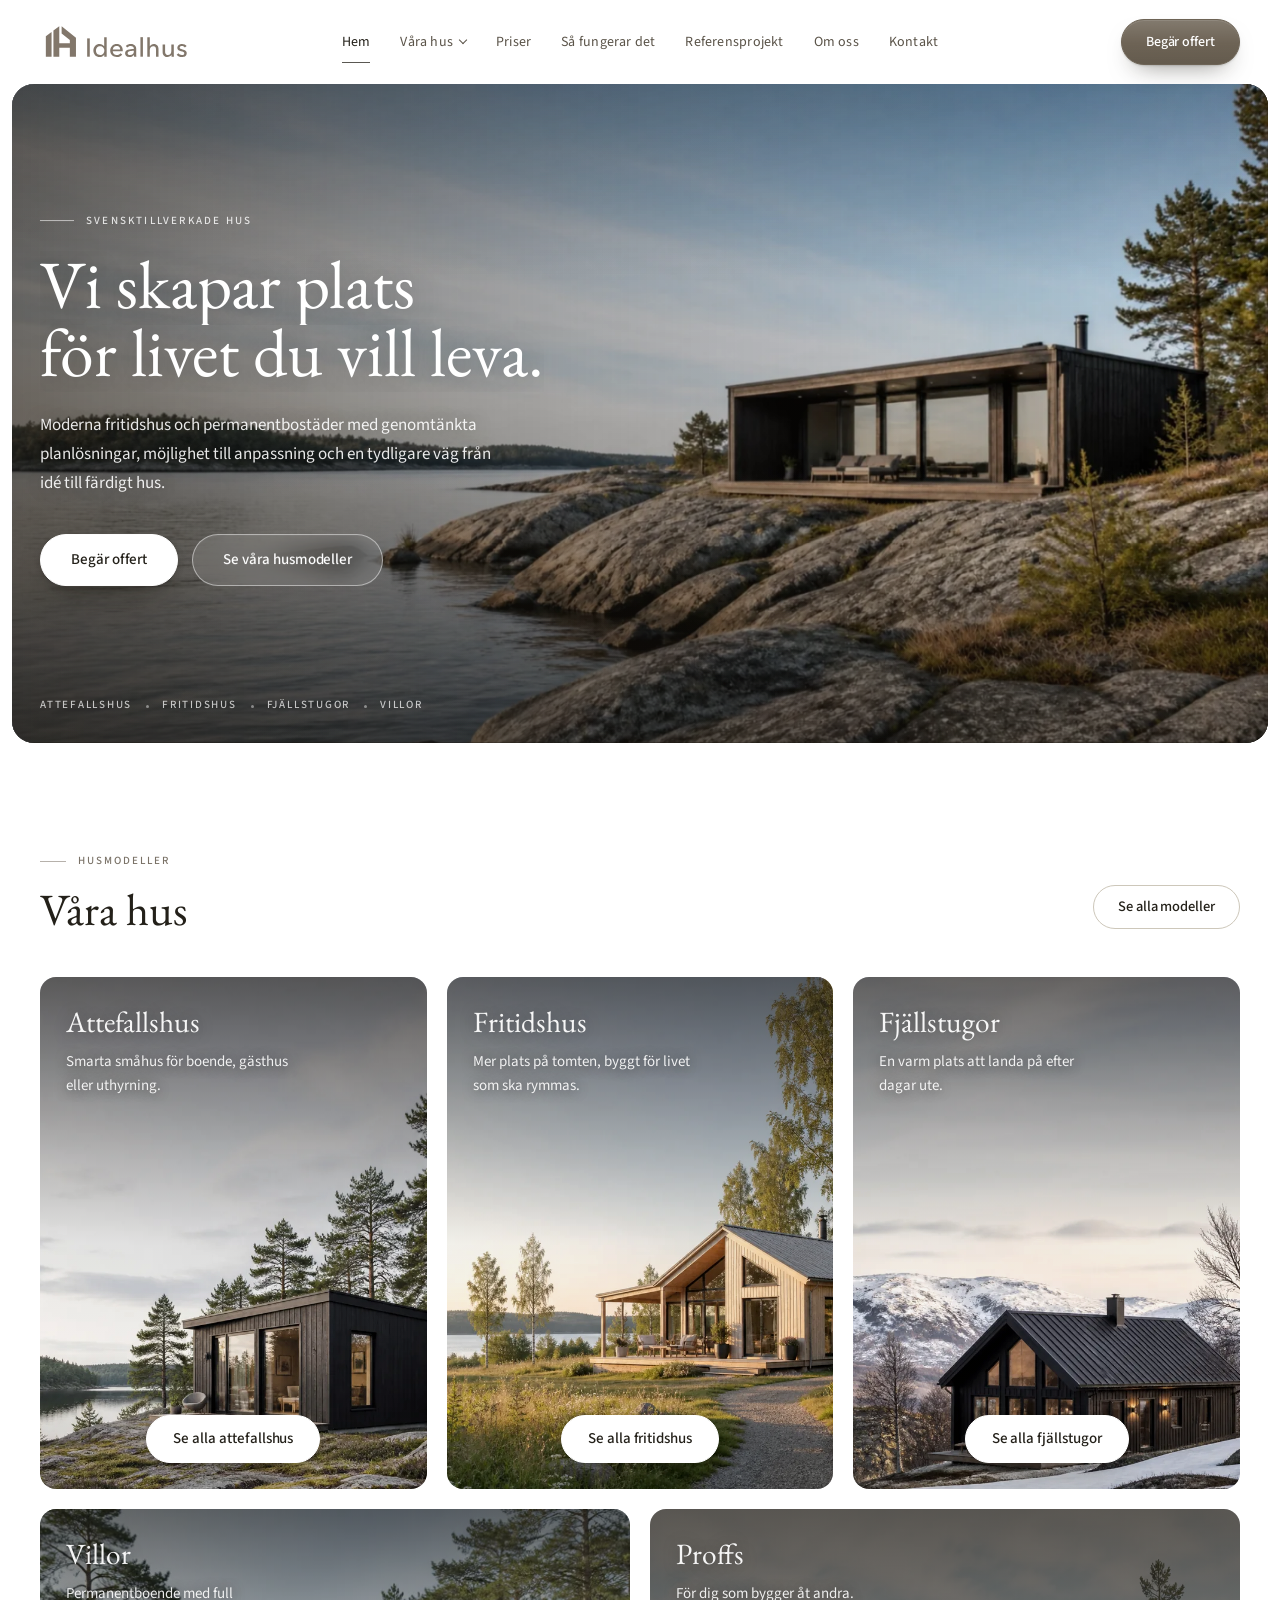
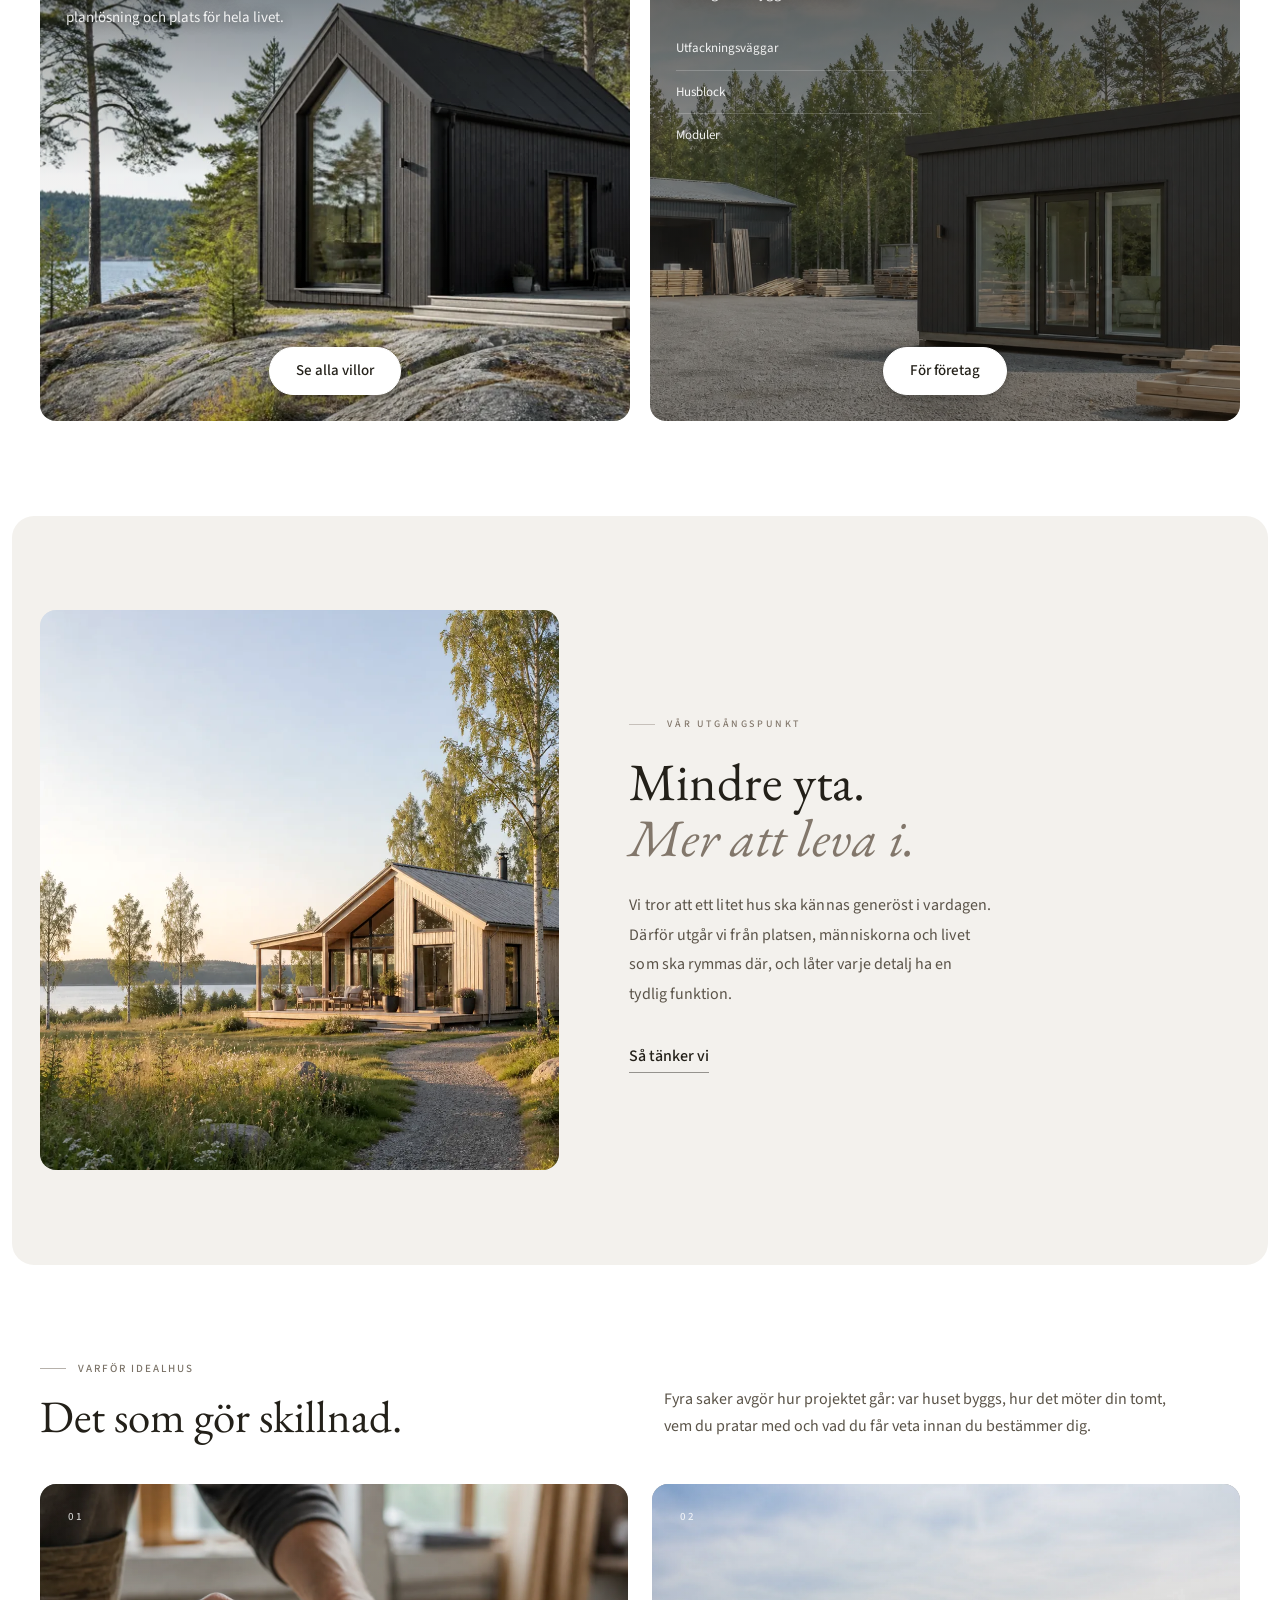
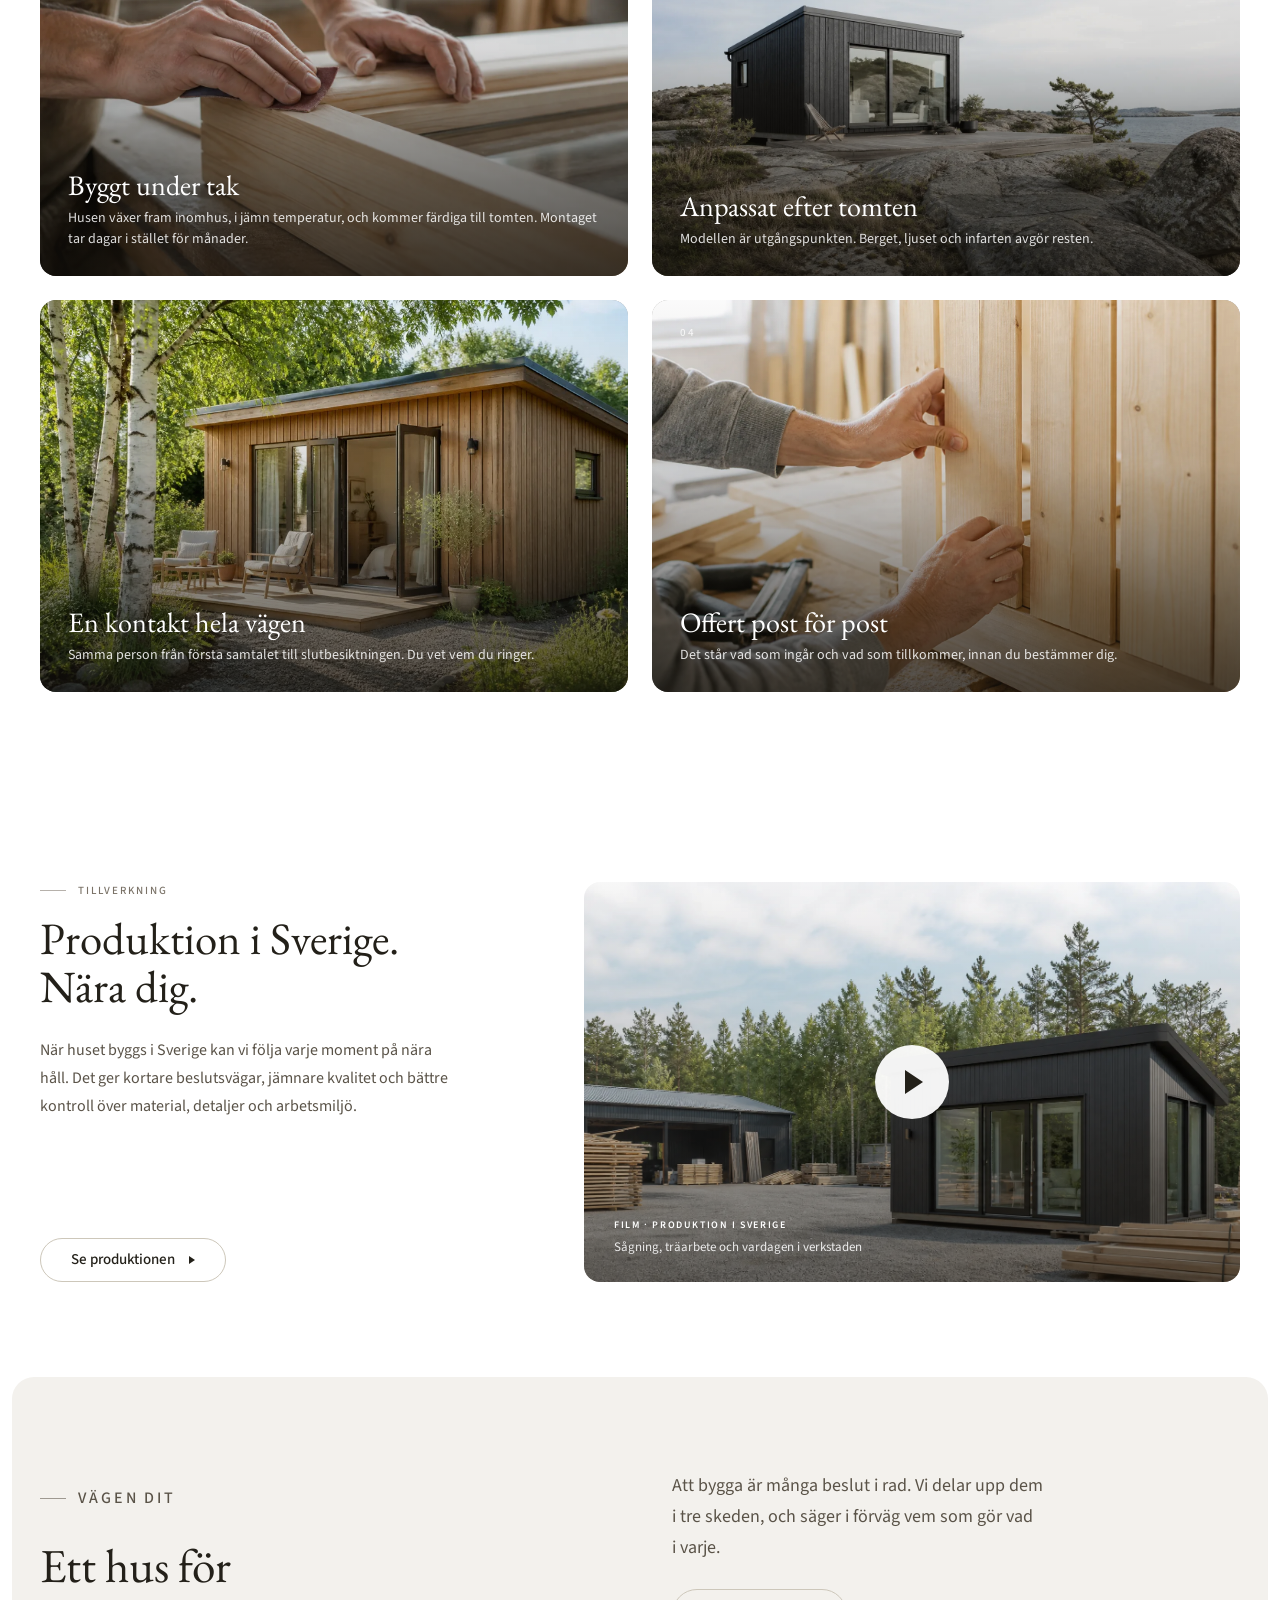
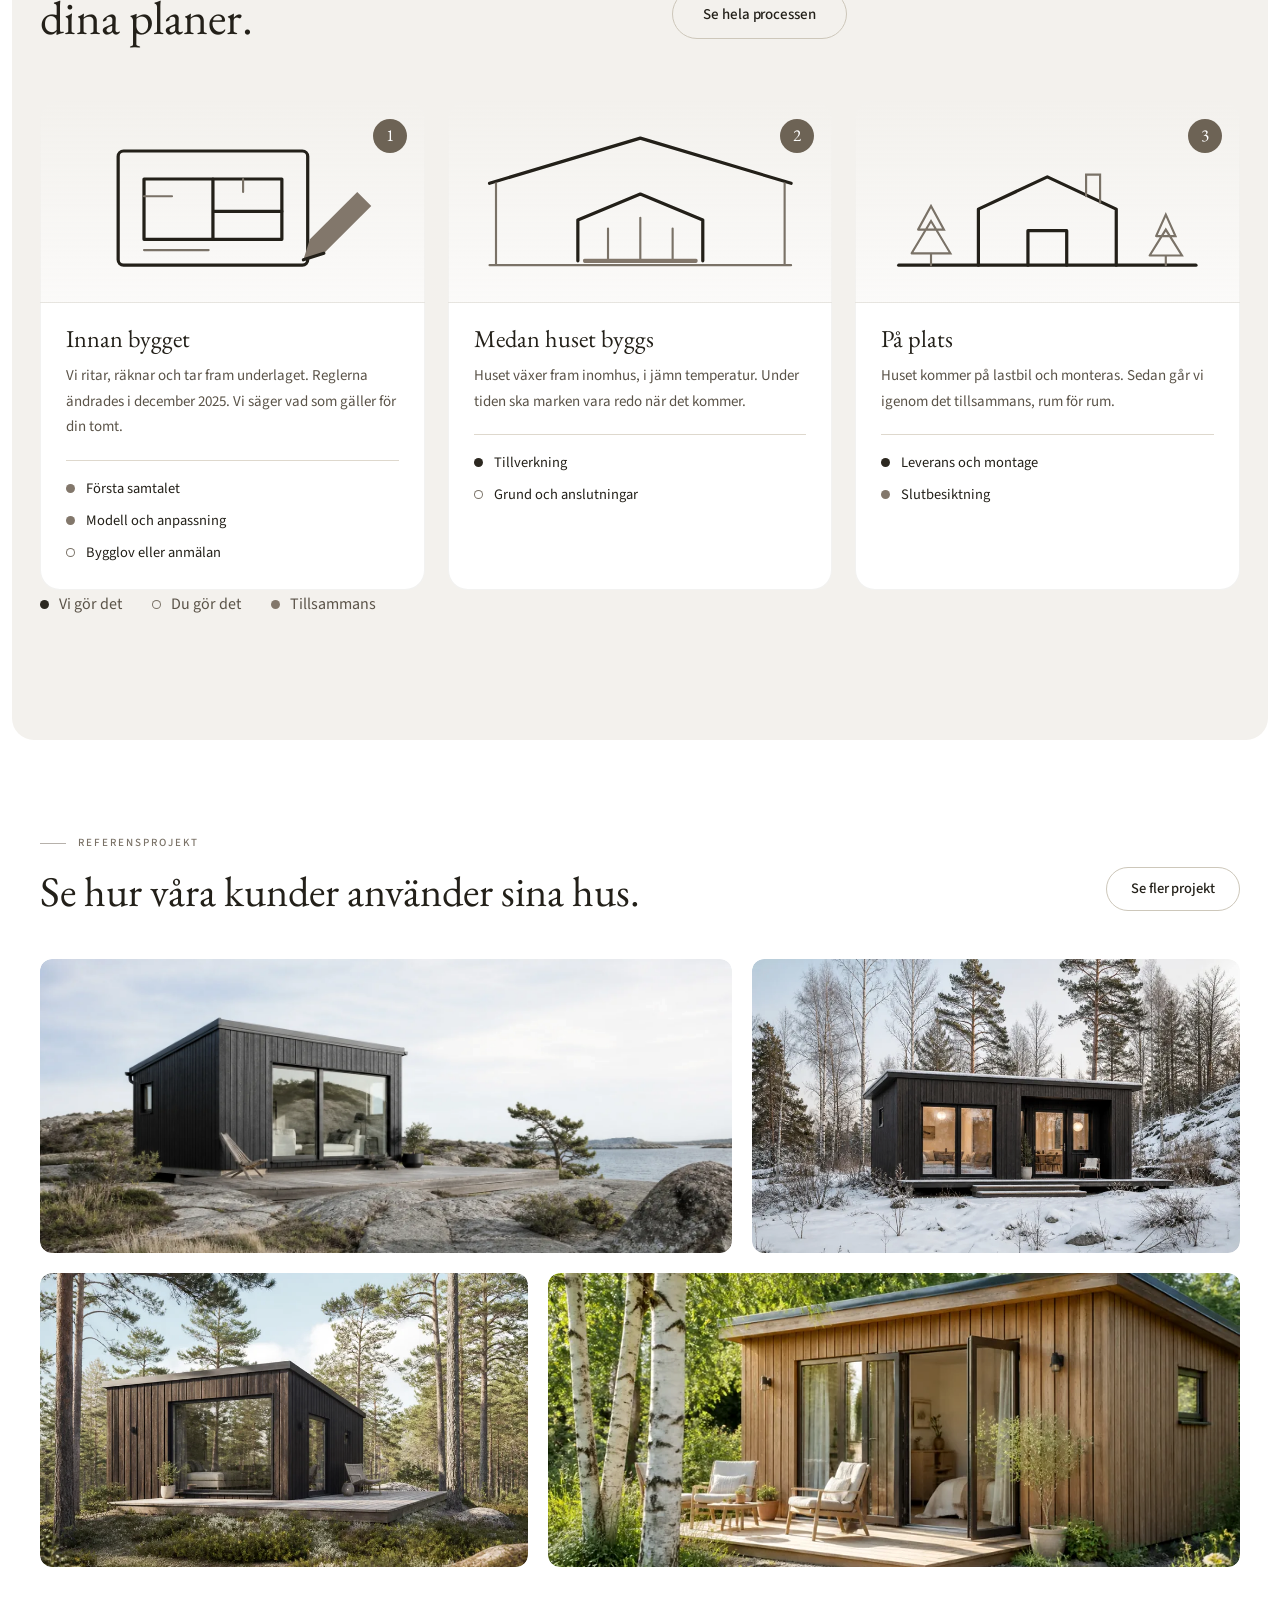
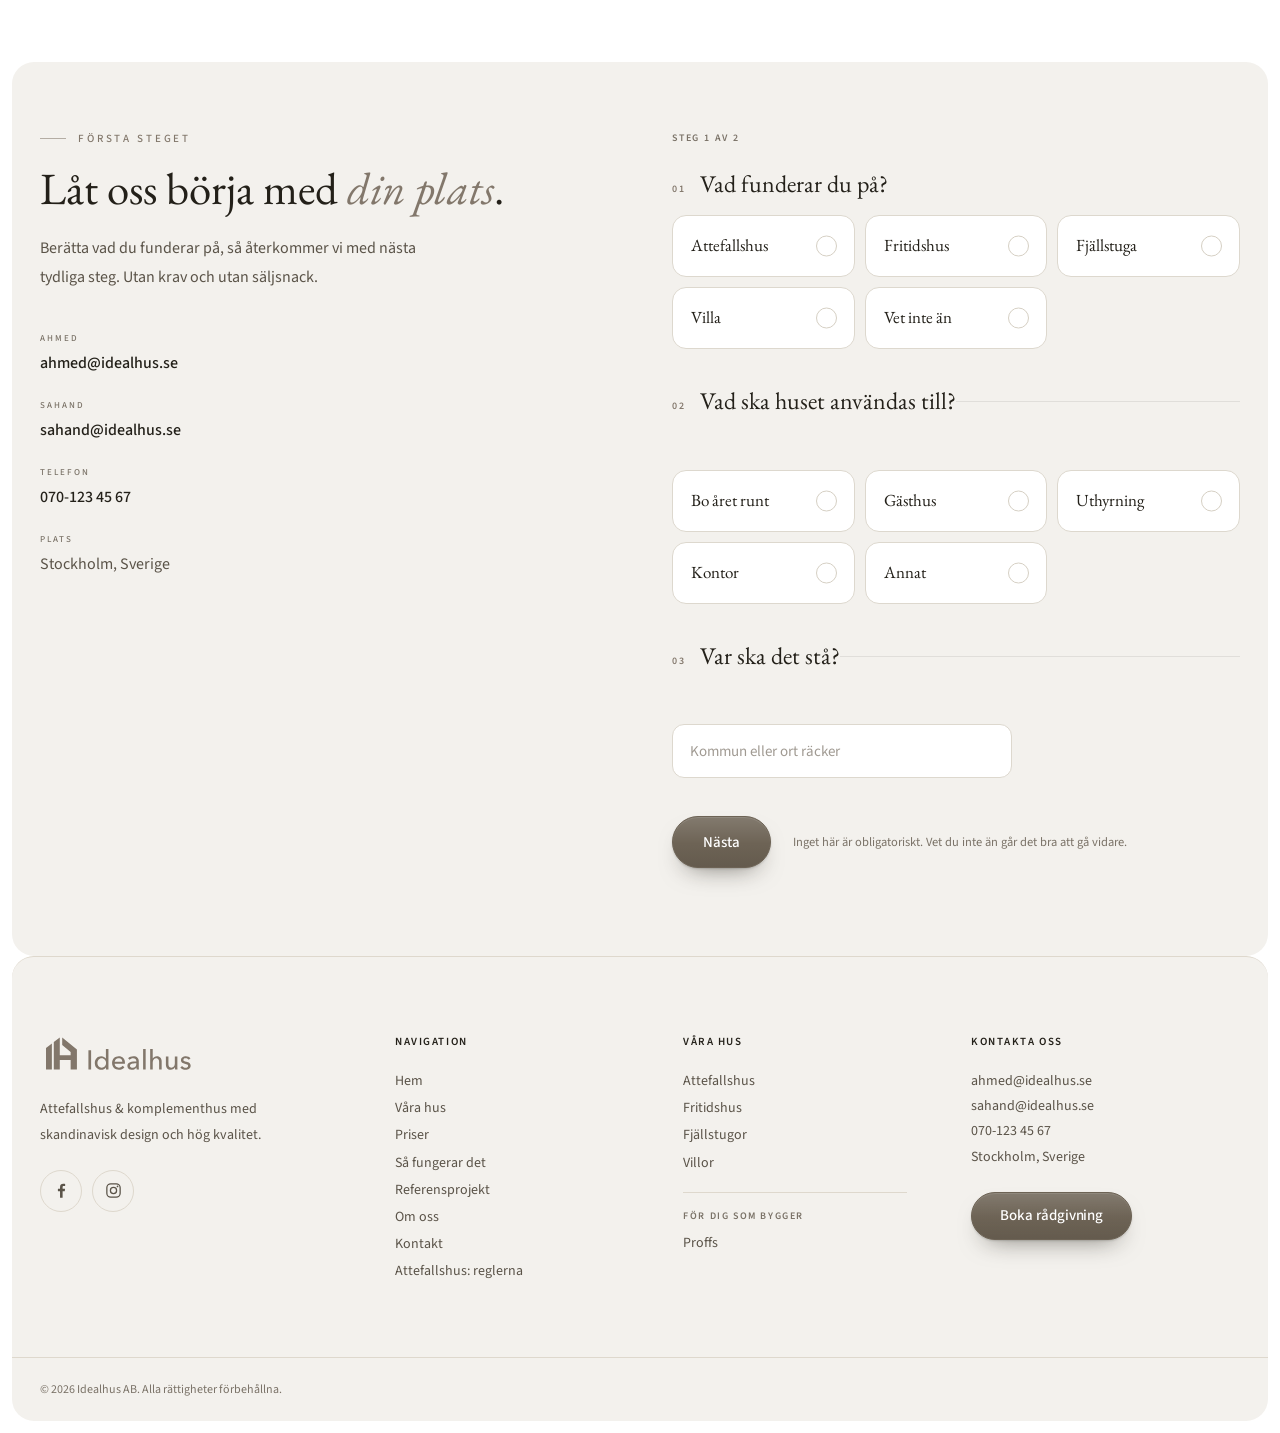
<file: index.html>
<!doctype html>
<html lang="sv">
  <head>
    <meta charset="UTF-8">
    <meta name="viewport" content="width=device-width, initial-scale=1.0">
    <title>Idealhus | Attefallshus, fritidshus och fjällstugor</title>
    <meta name="description" content="Idealhus formger och bygger attefallshus, fritidshus och fjällstugor med skandinavisk design, naturliga material och svensk tillverkning.">
    <meta name="theme-color" content="#2c2820">
    <link rel="icon" href="images/idealhus.svg" type="image/svg+xml">
    <link rel="icon" href="favicon.ico" sizes="32x32">
    <link rel="apple-touch-icon" href="apple-touch-icon.png">
    <link rel="canonical" href="https://dakotakrk.github.io/idealhus/">

    <meta property="og:type" content="website">
    <meta property="og:locale" content="sv_SE">
    <meta property="og:site_name" content="Idealhus">
    <meta property="og:title" content="Idealhus | Attefallshus, fritidshus och fjällstugor">
    <meta property="og:description" content="Skandinavisk design, naturliga material och svensk tillverkning. Hus formade för platsen, ljuset och livet som ska rymmas.">
    <meta property="og:image" content="https://dakotakrk.github.io/idealhus/images/hero-lakeside-house.webp">
    <meta property="og:url" content="https://dakotakrk.github.io/idealhus/">
    <meta name="twitter:card" content="summary_large_image">

    <link rel="preconnect" href="https://fonts.googleapis.com">
    <link rel="preconnect" href="https://fonts.gstatic.com" crossorigin>
    <link rel="stylesheet" href="https://fonts.googleapis.com/css2?family=EB+Garamond:ital,wght@0,400..600;1,400..600&family=Source+Sans+3:ital,wght@0,300..700;1,400&display=swap">
    <link rel="preload" as="image" href="images/hero-video-poster.webp" fetchpriority="high">
    <link rel="stylesheet" href="styles.css?v=20260911l">
    <script type="application/ld+json">
    {
      "@context": "https://schema.org",
      "@type": "Organization",
      "@id": "https://dakotakrk.github.io/idealhus/#organisation",
      "name": "Idealhus",
      "legalName": "Idealhus AB",
      "url": "https://dakotakrk.github.io/idealhus/",
      "logo": "https://dakotakrk.github.io/idealhus/images/idealhus_logo.svg",
      "image": "https://dakotakrk.github.io/idealhus/images/hero-video-poster.webp",
      "email": "ahmed@idealhus.se",
      "description": "Idealhus formger och bygger attefallshus, fritidshus, fjallstugor och villor med skandinavisk design och svensk tillverkning.",
      "areaServed": "SE"
    }
    </script>
  </head>
  <body>
    <a class="skip" href="#innehall">Hoppa till innehållet</a>
    <header class="site-header">
      <div class="site-header__inner">
        <a class="logo" href="index.html" aria-label="Till Idealhus startsida">
          <img class="logo__svg" src="images/idealhus_logo.svg" width="1024" height="279" alt="Idealhus">
        </a>

        <nav class="main-nav" aria-label="Huvudmeny">
          <a class="main-nav__link main-nav__link--active" href="index.html">Hem</a>
          <div class="main-nav__item" data-dropdown>
            <button class="main-nav__link main-nav__toggle" type="button" aria-expanded="false" aria-controls="undermeny-hus">Våra hus<span class="main-nav__pil" aria-hidden="true"></span></button>
            <div class="main-nav__sub" id="undermeny-hus">
              <p class="main-nav__sub-etikett">För dig som ska bo</p>
              <a href="attefallshus.html">
                <img src="images/generated-category-attefallshus-card.webp" alt="" loading="lazy" decoding="async">
                <span>
                  <strong>Attefallshus</strong>
                  <em>Upp till 30 m², utan bygglov</em>
                </span>
              </a>
              <a href="fritidshus.html">
                <img src="images/generated-category-fritidshus-card.webp" alt="" loading="lazy" decoding="async">
                <span>
                  <strong>Fritidshus</strong>
                  <em>För helger och långa somrar</em>
                </span>
              </a>
              <a href="fjallstugor.html">
                <img src="images/generated-category-fjallstuga-card.webp" alt="" loading="lazy" decoding="async">
                <span>
                  <strong>Fjällstugor</strong>
                  <em>Byggda för snölast och kyla</em>
                </span>
              </a>
              <a href="villor.html">
                <img src="images/generated-house-gabled-01.webp" alt="" loading="lazy" decoding="async">
                <span>
                  <strong>Villor</strong>
                  <em>Permanentboende, full planlösning</em>
                </span>
              </a>
              <p class="main-nav__sub-etikett main-nav__sub-etikett--delad">För dig som bygger</p>
              <a href="proffs.html">
                <img src="images/generated-production-yard-01.webp" alt="" loading="lazy" decoding="async">
                <span>
                  <strong>Proffs</strong>
                  <em>Väggar, block och moduler</em>
                </span>
              </a>
            </div>
          </div>
          <a class="main-nav__link" href="priser.html">Priser</a>
          <a class="main-nav__link" href="sa-fungerar-det.html">Så fungerar det</a>
          <a class="main-nav__link" href="referensprojekt.html">Referensprojekt</a>
          <a class="main-nav__link" href="om-oss.html">Om oss</a>
          <a class="main-nav__link" href="kontakt.html">Kontakt</a>
        </nav>

        <div class="site-header__actions">
          <a class="header-button" href="kontakt.html">Begär offert</a>

          <button class="menu-button" type="button" aria-label="Öppna meny" aria-expanded="false" aria-controls="mobile-nav">
            <span class="menu-button__line"></span>
            <span class="menu-button__line"></span>
            <span class="menu-button__line"></span>
          </button>
        </div>
      </div>

      <nav class="mobile-nav" id="mobile-nav" aria-label="Meny" hidden>
        <a href="index.html">Hem</a>
        <div class="mobile-nav__grupp">
          <span>Våra hus</span>
          <a href="attefallshus.html">Attefallshus</a>
          <a href="fritidshus.html">Fritidshus</a>
          <a href="fjallstugor.html">Fjällstugor</a>
          <a href="villor.html">Villor</a>
          <span class="mobile-nav__under">För dig som bygger</span>
          <a href="proffs.html">Proffs</a>
        </div>
        <a href="priser.html">Priser</a>
        <a href="sa-fungerar-det.html">Så fungerar det</a>
        <a href="referensprojekt.html">Referensprojekt</a>
        <a href="om-oss.html">Om oss</a>
        <a href="kontakt.html">Kontakt</a>
        <a class="mobile-nav__cta" href="kontakt.html">Begär offert</a>
      </nav>
    </header>

    <script>
      // Ritar upp logotypen en gang vid sidladdning: konturen dras
      // vanster till hoger, sedan tonas fyllningen in bakom den.
      (function () {
        var svg = document.querySelector('.logo__svg');
        if (!svg) return;
        if (window.matchMedia('(prefers-reduced-motion: reduce)').matches) return;

        var shapes = Array.prototype.slice.call(svg.querySelectorAll('[data-draw]'));
        if (!shapes.length) return;

        var measured = shapes.map(function (shape) {
          var box = shape.getBBox();
          var length = 0;
          try {
            length = shape.getTotalLength();
          } catch (error) {
            length = 0;
          }
          if (!length) length = (box.width + box.height) * 2;
          return { shape: shape, x: box.x, length: length };
        });

        // Dokumentordningen ar inte garanterat vanster till hoger.
        measured.sort(function (a, b) {
          return a.x - b.x;
        });

        var step = 0.055;
        measured.forEach(function (item, index) {
          item.shape.style.setProperty('--len', item.length.toFixed(1));
          item.shape.style.setProperty('--d', (index * step).toFixed(3) + 's');
        });

        svg.classList.add('logo__svg--drawing');

        var total = (measured.length - 1) * step + 0.42 + 0.5 + 0.2;
        window.setTimeout(function () {
          svg.classList.remove('logo__svg--drawing');
          measured.forEach(function (item) {
            item.shape.style.removeProperty('--len');
            item.shape.style.removeProperty('--d');
          });
        }, total * 1000);
      })();

    </script>

    <main id="innehall">
      <section class="hero">
        <video class="hero__media" autoplay muted loop playsinline preload="metadata"
               poster="images/hero-video-poster.webp" width="1600" height="950" aria-hidden="true">
          <source src="images/hero-video-v2.mp4" type="video/mp4">
        </video>

        <div class="hero__content-wrap">
          <div class="hero__content">
            <p class="hero__eyebrow">Svensktillverkade hus</p>
            <h1 class="hero__title"><span class="rad"><span>Vi skapar plats</span></span> <span class="rad"><span>för livet du vill leva.</span></span></h1>
            <p class="hero__text">
          Moderna fritidshus och permanentbostäder med genomtänkta planlösningar, möjlighet till anpassning och en tydligare väg från idé till färdigt hus.
            </p>
            <div class="hero__actions">
              <a class="hero__link hero__link--solid" href="#kontakt">Begär offert</a>
              <a class="hero__link" href="attefallshus.html">Se våra husmodeller</a>
            </div>
          </div>
        </div>

        <p class="hero__foot" aria-hidden="true">
          <span>Attefallshus</span><span>Fritidshus</span><span>Fjällstugor</span><span>Villor</span>
        </p>
      </section>

      <section class="house-types">
        <div class="house-types__header">
          <div>
            <p class="section-label">Husmodeller</p>
            <h2 class="house-types__title">Våra hus</h2>
          </div>

          <a class="house-types__all" href="attefallshus.html">Se alla modeller</a>
        </div>

        <div class="house-types__grid">
          <article class="house-card">
            <img class="house-card__image" src="images/generated-category-attefallshus-card.webp" loading="lazy" decoding="async" alt="Attefallshus med mörk träfasad i svensk natur vid vatten">
            <div class="house-card__content">
              <h3 class="house-card__title">Attefallshus</h3>
              <p class="house-card__text">Smarta småhus för boende, gästhus eller uthyrning.</p>
              <a class="house-card__link" href="attefallshus.html">Se alla attefallshus</a>
            </div>
          </article>

          <article class="house-card">
            <img class="house-card__image" src="images/generated-category-fritidshus-card.webp" loading="lazy" decoding="async" alt="Fritidshus i ljus svensk natur med sjöutsikt">
            <div class="house-card__content">
              <h3 class="house-card__title">Fritidshus</h3>
              <p class="house-card__text">Mer plats på tomten, byggt för livet som ska rymmas.</p>
              <a class="house-card__link" href="fritidshus.html">Se alla fritidshus</a>
            </div>
          </article>

          <article class="house-card">
            <img class="house-card__image" src="images/generated-category-fjallstuga-card.webp" loading="lazy" decoding="async" alt="Fjällstuga i svensk fjällmiljö med berg och snö">
            <div class="house-card__content">
              <h3 class="house-card__title">Fjällstugor</h3>
              <p class="house-card__text">En varm plats att landa på efter dagar ute.</p>
              <a class="house-card__link" href="fjallstugor.html">Se alla fjällstugor</a>
            </div>
          </article>

          <article class="house-card">
            <img class="house-card__image" src="images/generated-house-gabled-01.webp" loading="lazy" decoding="async" alt="Villa med sadeltak i svensk trädgårdsmiljö">
            <div class="house-card__content">
              <h3 class="house-card__title">Villor</h3>
              <p class="house-card__text">Permanentboende med full planlösning och plats för hela livet.</p>
              <a class="house-card__link" href="villor.html">Se alla villor</a>
            </div>
          </article>

          <article class="house-card house-card--list">
            <img class="house-card__image" src="images/generated-production-yard-01.webp" loading="lazy" decoding="async" alt="Idealhus produktion med trävirke och husblock">
            <div class="house-card__content">
              <h3 class="house-card__title">Proffs</h3>
              <p class="house-card__text">För dig som bygger åt andra.</p>
              <ul class="house-card__list">
                <li><a href="proffs.html#utfackningsvaggar">Utfackningsväggar</a></li>
                <li><a href="proffs.html#husblock">Husblock</a></li>
                <li><a href="proffs.html#moduler">Moduler</a></li>
              </ul>
              <a class="house-card__link" href="proffs.html">För företag</a>
            </div>
          </article>
        </div>
      </section>

      <section class="quiet-break">
        <div class="quiet-break__inner">
          <figure class="quiet-break__bild">
            <img src="images/generated-category-fritidshus-01.webp" width="1024" height="1536" loading="lazy" decoding="async" alt="Fritidshus i ljus furu med veranda mot en sjö i kvällsljus">
          </figure>

          <div class="quiet-break__ord">
            <p class="quiet-break__etikett">Vår utgångspunkt</p>
            <h2 class="quiet-break__title">Mindre yta.<em>Mer att leva i.</em></h2>
            <p class="quiet-break__text">
              Vi tror att ett litet hus ska kännas generöst i vardagen. Därför
              utgår vi från platsen, människorna och livet som ska rymmas där,
              och låter varje detalj ha en tydlig funktion.
            </p>
            <a class="quiet-break__link" href="om-oss.html">Så tänker vi</a>
          </div>
        </div>
      </section>

      <section class="feature-cards">
        <div class="feature-cards__header">
          <div>
            <p class="section-label">Varför Idealhus</p>
            <h2 class="feature-cards__title">Det som gör skillnad.</h2>
          </div>

          <p class="feature-cards__intro">
            Fyra saker avgör hur projektet går: var huset byggs, hur det möter
            din tomt, vem du pratar med och vad du får veta innan du bestämmer
            dig.
          </p>
        </div>

        <div class="feature-cards__grid">
          <article class="feature-card">
            <span class="feature-card__nr" aria-hidden="true">01</span>
            <img class="feature-card__image" src="images/generated-craft-sanding-01.webp" loading="lazy" decoding="async" alt="Händer som slipar en fönsterkarm inne i verkstaden">
            <div class="feature-card__content">
              <h3 class="feature-card__title">Byggt under tak</h3>
              <p class="feature-card__text">Husen växer fram inomhus, i jämn temperatur, och kommer färdiga till tomten. Montaget tar dagar i stället för månader.</p>
            </div>
          </article>

          <article class="feature-card">
            <span class="feature-card__nr" aria-hidden="true">02</span>
            <img class="feature-card__image" src="images/generated-house-coast-01.webp" loading="lazy" decoding="async" alt="Modernt hus på svenska klippor vid havet">
            <div class="feature-card__content">
              <h3 class="feature-card__title">Anpassat efter tomten</h3>
              <p class="feature-card__text">Modellen är utgångspunkten. Berget, ljuset och infarten avgör resten.</p>
            </div>
          </article>

          <article class="feature-card">
            <span class="feature-card__nr" aria-hidden="true">03</span>
            <img class="feature-card__image" src="images/generated-house-garden-01.webp" loading="lazy" decoding="async" alt="Färdigt hus i en trädgård en sommardag">
            <div class="feature-card__content">
              <h3 class="feature-card__title">En kontakt hela vägen</h3>
              <p class="feature-card__text">Samma person från första samtalet till slutbesiktningen. Du vet vem du ringer.</p>
            </div>
          </article>

          <article class="feature-card">
            <span class="feature-card__nr" aria-hidden="true">04</span>
            <img class="feature-card__image" src="images/generated-craft-cladding-01.webp" loading="lazy" decoding="async" alt="Händer som arbetar med träpanel i verkstaden">
            <div class="feature-card__content">
              <h3 class="feature-card__title">Offert post för post</h3>
              <p class="feature-card__text">Det står vad som ingår och vad som tillkommer, innan du bestämmer dig.</p>
            </div>
          </article>
        </div>
      </section>

      <section class="production">
        <div class="production__content">
          <p class="section-label">Tillverkning</p>
          <h2 class="production__title">Produktion i Sverige.<br>Nära dig.</h2>
          <p class="production__text">
            När huset byggs i Sverige kan vi följa varje moment på nära håll.
            Det ger kortare beslutsvägar, jämnare kvalitet och bättre kontroll
            över material, detaljer och arbetsmiljö.
          </p>

          <a class="production__link" href="proffs.html">Se produktionen</a>
        </div>

        <a class="production__media" href="proffs.html" aria-label="Se produktionen">
          <img class="production__image" src="images/generated-production-yard-01.webp" loading="lazy" decoding="async" alt="Svensk produktionsmiljö med attefallshus och trävirke">
          <span class="production__play" aria-hidden="true"></span>
          <span class="production__caption">
            <span>Film · Produktion i Sverige</span>
            <span>Sågning, träarbete och vardagen i verkstaden</span>
          </span>
        </a>
      </section>

      <section class="about-text vagen">
        <div class="about-text__inner vagen__inner">
          <div class="vagen__topp">
            <div>
              <p class="section-label">Vägen dit</p>
              <h2 class="about-text__title">Ett hus för dina planer.</h2>
            </div>

            <div class="vagen__ord">
              <p class="about-text__lead">
                Att bygga är många beslut i rad. Vi delar upp dem i tre skeden,
                och säger i förväg vem som gör vad i varje.
              </p>
              <a class="about-text__link" href="sa-fungerar-det.html">Se hela processen</a>
            </div>
          </div>

          <ol class="skeden">
            <li class="skede skede--ett">
              <a class="skede__yta" href="sa-fungerar-det.html">
                <span class="skede__bild">
                  <svg viewBox="0 0 320 150" aria-hidden="true" focusable="false">
                    <!-- Ritningen pa bordet -->
                    <rect class="linje" x="54" y="26" width="176" height="106" rx="5"/>
                    <path class="linje" d="M78 52h128v56H78z"/>
                    <path class="linje" d="M142 52v56M142 82h64"/>
                    <path class="hartunn" d="M78 68h26M170 52v12M78 118h60"/>
                    <!-- Pennan -->
                    <g class="skede__penna">
                      <path class="accentfyll" d="M232 108l44-44 13 13-44 44-19 6z"/>
                      <path class="linje" d="M226 127l19-6"/>
                    </g>
                  </svg>
                </span>

                <span class="skede__nr">1</span>
                <span class="skede__titel">Innan bygget</span>
                <span class="skede__text">
                  Vi ritar, räknar och tar fram underlaget. Reglerna ändrades i
                  december 2025. Vi säger vad som gäller för din tomt.
                </span>
                <span class="skede__steg">
                  <span><i class="prick prick--bada"></i>Första samtalet</span>
                  <span><i class="prick prick--bada"></i>Modell och anpassning</span>
                  <span><i class="prick prick--du"></i>Bygglov eller anmälan</span>
                </span>
              </a>
            </li>

            <li class="skede skede--tva">
              <a class="skede__yta" href="proffs.html">
                <span class="skede__bild">
                  <svg viewBox="0 0 320 150" aria-hidden="true" focusable="false">
                    <!-- Taket over verkstaden -->
                    <path class="linje" d="M20 56L160 14l140 42"/>
                    <path class="hartunn" d="M26 56v76M294 56v76M20 132h280"/>
                    <!-- Huset som byggs, tydligt innanfor -->
                    <path class="linje" d="M102 128V90l58-24 58 24v38"/>
                    <path class="hartunn" d="M130 128v-30M160 128V88M190 128v-30"/>
                    <!-- Grunden -->
                    <path class="accentlinje" d="M88 128h144"/>
                  </svg>
                </span>

                <span class="skede__nr">2</span>
                <span class="skede__titel">Medan huset byggs</span>
                <span class="skede__text">
                  Huset växer fram inomhus, i jämn temperatur. Under tiden ska
                  marken vara redo när det kommer.
                </span>
                <span class="skede__steg">
                  <span><i class="prick prick--vi"></i>Tillverkning</span>
                  <span><i class="prick prick--du"></i>Grund och anslutningar</span>
                </span>
              </a>
            </li>

            <li class="skede skede--tre">
              <a class="skede__yta" href="referensprojekt.html">
                <span class="skede__bild">
                  <svg viewBox="0 0 320 150" aria-hidden="true" focusable="false">
                    <!-- Huset -->
                    <path class="linje" d="M96 132V80l64-30 64 30v52"/>
                    <path class="linje" d="M142 132v-32h36v32"/>
                    <path class="hartunn" d="M196 68V48h13v26"/>
                    <!-- Roken kommer nar man pekar pa kortet -->
                    <path class="rok accentlinje" d="M202 40c7-7 0-14 7-21"/>
                    <!-- Mark -->
                    <path class="linje" d="M22 132h276"/>
                    <!-- Granar: slutna trianglar laser som trad, tva
                         vinklar over varandra laste som pilar -->
                    <path class="hartunn trad trad--ett" d="M52 132v-11M34 121h36L52 91zM40 99h24L52 77z"/>
                    <path class="hartunn trad trad--tva" d="M270 132v-9M255 123h30L270 99zM261 105h18L270 85z"/>
                  </svg>
                </span>

                <span class="skede__nr">3</span>
                <span class="skede__titel">På plats</span>
                <span class="skede__text">
                  Huset kommer på lastbil och monteras. Sedan går vi igenom det
                  tillsammans, rum för rum.
                </span>
                <span class="skede__steg">
                  <span><i class="prick prick--vi"></i>Leverans och montage</span>
                  <span><i class="prick prick--bada"></i>Slutbesiktning</span>
                </span>
              </a>
            </li>
          </ol>

          <p class="skeden__teckenforklaring">
            <span><i class="prick prick--vi"></i>Vi gör det</span>
            <span><i class="prick prick--du"></i>Du gör det</span>
            <span><i class="prick prick--bada"></i>Tillsammans</span>
          </p>
        </div>
      </section>

      <section class="reference-projects">
        <div class="reference-projects__header">
          <div>
            <p class="section-label">Referensprojekt</p>
            <h2 class="reference-projects__title">Se hur våra kunder använder sina hus.</h2>
          </div>

          <a class="reference-projects__all" href="referensprojekt.html">Se fler projekt</a>
        </div>

        <div class="reference-projects__grid">
          <figure>
            <img src="images/generated-house-coast-01.webp" loading="lazy" decoding="async" alt="Litet hus vid svenska klippor och vatten">
          </figure>
          <figure>
            <img src="images/generated-house-winter-01.webp" loading="lazy" decoding="async" alt="Attefallshus i ljus svensk vintermiljö">
          </figure>
          <figure>
            <img src="images/generated-house-forest-01.webp" loading="lazy" decoding="async" alt="Modernt hus med glasparti i svensk tallskog">
          </figure>
          <figure>
            <img src="images/generated-house-garden-01.webp" loading="lazy" decoding="async" alt="Kompakt gästhus med uteplats i trädgård">
          </figure>
        </div>
      </section>

      <section class="contact-section" id="kontakt">
        <div class="contact-section__inner">
          <div class="contact-section__intro">
            <p class="section-label section-label--accent">Första steget</p>
            <h2 class="contact-section__title">Låt oss börja med <em>din plats</em>.</h2>
            <p class="contact-section__text">
              Berätta vad du funderar på, så återkommer vi med nästa tydliga
              steg. Utan krav och utan säljsnack.
            </p>

            <div class="contact-section__meta">
              <div>
                <span class="contact-section__meta-label">Ahmed</span>
                <a class="contact-section__meta-value" href="mailto:ahmed@idealhus.se">ahmed@idealhus.se</a>
              </div>
              <div>
                <span class="contact-section__meta-label">Sahand</span>
                <a class="contact-section__meta-value" href="mailto:sahand@idealhus.se">sahand@idealhus.se</a>
              </div>
              <div>
                <span class="contact-section__meta-label">Telefon</span>
                <a class="contact-section__meta-value" href="tel:+46701234567">070-123 45 67</a>
              </div>
              <div>
                <span class="contact-section__meta-label">Plats</span>
                <span class="contact-section__meta-value contact-section__meta-value--tyst">Stockholm, Sverige</span>
              </div>
            </div>
          </div>

          <form class="contact-form" id="kontaktformular" method="post" novalidate>
            <p class="contact-form__steg" data-raknare hidden>Steg <span>1</span> av 2</p>

            <div class="contact-form__del" data-del="1">
              <fieldset class="valgrupp">
                <legend>Vad funderar du på?</legend>
                <div class="valgrupp__rad">
                <label class="val"><input type="radio" name="hustyp" value="Attefallshus"><span>Attefallshus</span></label>
                <label class="val"><input type="radio" name="hustyp" value="Fritidshus"><span>Fritidshus</span></label>
                <label class="val"><input type="radio" name="hustyp" value="Fjällstuga"><span>Fjällstuga</span></label>
                <label class="val"><input type="radio" name="hustyp" value="Villa"><span>Villa</span></label>
                <label class="val"><input type="radio" name="hustyp" value="Vet inte än"><span>Vet inte än</span></label>
                </div>
              </fieldset>

              <fieldset class="valgrupp">
                <legend>Vad ska huset användas till?</legend>
                <div class="valgrupp__rad">
                <label class="val"><input type="radio" name="anvandning" value="Bo året runt"><span>Bo året runt</span></label>
                <label class="val"><input type="radio" name="anvandning" value="Gästhus"><span>Gästhus</span></label>
                <label class="val"><input type="radio" name="anvandning" value="Uthyrning"><span>Uthyrning</span></label>
                <label class="val"><input type="radio" name="anvandning" value="Kontor"><span>Kontor</span></label>
                <label class="val"><input type="radio" name="anvandning" value="Annat"><span>Annat</span></label>
                </div>
              </fieldset>

              <fieldset class="valgrupp valgrupp--falt">
                <legend>Var ska det stå?</legend>
                <p class="field">
                  <label class="field__dold" for="field-city">Kommun eller ort</label>
                  <input id="field-city" type="text" name="city" autocomplete="address-level2" placeholder="Kommun eller ort räcker">
                </p>
              </fieldset>

              <div class="contact-form__vidare">
                <button class="contact-form__nasta" type="button" data-nasta>Nästa</button>
                <p class="contact-form__hjalp">
                  Inget här är obligatoriskt. Vet du inte än går det bra att gå vidare.
                </p>
              </div>
            </div>

            <div class="contact-form__del" data-del="2">
              <p class="contact-form__tillbaka">
                <button type="button" data-tillbaka>Tillbaka</button>
              </p>

              <div class="contact-form__row">
                <p class="field">
                  <label for="field-name">Namn</label>
                  <input id="field-name" type="text" name="name" autocomplete="name" required placeholder="Vad heter du?">
                </p>
                <p class="field">
                  <label for="field-email">E-postadress</label>
                  <input id="field-email" type="email" name="email" autocomplete="email" required placeholder="namn@exempel.se">
                </p>
              </div>

              <p class="field">
                <label for="field-phone">Telefonnummer <em>(frivilligt)</em></label>
                <input id="field-phone" type="tel" name="phone" autocomplete="tel" placeholder="070-000 00 00">
              </p>

              <p class="field">
                <label for="field-message">Något mer vi bör veta? <em>(frivilligt)</em></label>
                <textarea id="field-message" name="message" placeholder="Sluttande tomt, trång infart, ungefär när det ska stå klart..."></textarea>
              </p>

              <!-- Lockbete for spambottar: doljs for besokare, ska alltid vara tom. -->
              <input class="contact-form__honey" type="text" name="_honey" tabindex="-1" autocomplete="off" aria-hidden="true">

              <div class="contact-form__bottom">
                <button type="submit">Skicka förfrågan</button>

                <label class="contact-form__check">
                  <input type="checkbox" name="consent" required>
                  <span>Genom att skicka godkänner du att Idealhus kontaktar dig om din förfrågan. Se vår <a href="integritetspolicy.html">integritetspolicy</a>.</span>
                </label>
              </div>
            </div>

            <p class="contact-form__status" role="status" aria-live="polite" hidden></p>
          </form>
        </div>
      </section>
    </main>

    <footer class="site-footer">
      <div class="site-footer__inner">
        <div>
          <img class="site-footer__logo" src="images/idealhus_logo.svg" width="1024" height="279" loading="lazy" decoding="async" alt="Idealhus">
          <p class="site-footer__text">
            Attefallshus &amp; komplementhus med skandinavisk design och hög kvalitet.
          </p>
          <div class="site-footer__social">
            <a href="#" aria-label="Idealhus på Facebook" target="_blank" rel="noopener">
              <svg viewBox="0 0 24 24" fill="currentColor" aria-hidden="true" focusable="false">
                <path d="M13.4 21v-8h2.7l.4-3.1h-3.1V7.9c0-.9.25-1.45 1.55-1.45h1.65V3.68c-.29-.04-1.27-.13-2.42-.13-2.4 0-4.03 1.46-4.03 4.15v2.2H7.45V13h2.7v8h3.25z"/>
              </svg>
            </a>
            <a href="#" aria-label="Idealhus på Instagram" target="_blank" rel="noopener">
              <svg viewBox="0 0 24 24" fill="none" stroke="currentColor" stroke-width="1.6" aria-hidden="true" focusable="false">
                <rect x="3.6" y="3.6" width="16.8" height="16.8" rx="5"/>
                <circle cx="12" cy="12" r="3.9"/>
                <circle cx="17.1" cy="6.9" r="1.1" fill="currentColor" stroke="none"/>
              </svg>
            </a>
          </div>
        </div>

        <div>
          <h2 class="site-footer__heading">Navigation</h2>
          <nav class="site-footer__nav" aria-label="Sidfot navigation">
            <a href="index.html">Hem</a>
            <a href="attefallshus.html">Våra hus</a>
            <a href="priser.html">Priser</a>
            <a href="sa-fungerar-det.html">Så fungerar det</a>
            <a href="referensprojekt.html">Referensprojekt</a>
            <a href="om-oss.html">Om oss</a>
            <a href="kontakt.html">Kontakt</a>
            <a href="attefallshus-regler.html">Attefallshus: reglerna</a>
          </nav>
        </div>

        <div>
          <h2 class="site-footer__heading">Våra hus</h2>
          <nav class="site-footer__nav" aria-label="Sidfot husmodeller">
            <a href="attefallshus.html">Attefallshus</a>
            <a href="fritidshus.html">Fritidshus</a>
            <a href="fjallstugor.html">Fjällstugor</a>
            <a href="villor.html">Villor</a>
            <span class="site-footer__etikett">För dig som bygger</span>
            <a href="proffs.html">Proffs</a>
          </nav>
        </div>

        <div>
          <h2 class="site-footer__heading">Kontakta oss</h2>
          <p class="site-footer__text">
            <a href="mailto:ahmed@idealhus.se">ahmed@idealhus.se</a><br>
            <a href="mailto:sahand@idealhus.se">sahand@idealhus.se</a><br>
            <a href="tel:+46701234567">070-123 45 67</a><br>
            Stockholm, Sverige
          </p>
          <a class="site-footer__button" href="kontakt.html">Boka rådgivning</a>
        </div>
      </div>

      <div class="site-footer__bottom">
        <span>© 2026 Idealhus AB. Alla rättigheter förbehållna.</span>
      </div>
    </footer>

    <div class="cta-bar" id="cta-bar" aria-hidden="true">
      <p class="cta-bar__text">Fundera vidare tillsammans med oss</p>
      <a class="cta-bar__button" href="#kontakt">Begär offert</a>
    </div>

    <script>
      // Fast CTA-rad pa smala skarmar. Visas nar heron ar utrullad och
      // doljs igen nar kontaktsektionen syns - da finns knappen redan pa
      // skarmen och raden vore bara i vagen.
      (function () {
        var bar = document.getElementById('cta-bar');
        var hero = document.querySelector('.hero');
        var kontakt = document.getElementById('kontakt');
        if (!bar || !hero || !kontakt || !window.IntersectionObserver) return;

        var heroUte = false;
        var kontaktInne = false;

        function uppdatera() {
          var visa = heroUte && !kontaktInne;
          bar.classList.toggle('cta-bar--synlig', visa);
          bar.setAttribute('aria-hidden', visa ? 'false' : 'true');
        }

        new IntersectionObserver(function (poster) {
          heroUte = !poster[0].isIntersecting;
          uppdatera();
        }).observe(hero);

        new IntersectionObserver(function (poster) {
          kontaktInne = poster[0].isIntersecting;
          uppdatera();
        }).observe(kontakt);
      })();

      // Kontaktformularet.
      //
      // Medvetet val: ingen extern formulartjanst. Formularet oppnar
      // besokarens e-postprogram med forfragan ifylld, sa ingen
      // persondata passerar en tredje part. Priset ar att besokare utan
      // konfigurerat e-postprogram maste mejla manuellt - darfor visas
      // adressen alltid som en klickbar lank i kvittensen.
      //
      // Om valet nagon gang andras: klistra in en endpoint (Formspree,
      // FormSubmit eller liknande) i FORM_ENDPOINT nedan, sa skickas
      // formularet i bakgrunden i stallet. Ingen annan andring behovs.
      var FORM_ENDPOINT = '';
      var FORM_MOTTAGARE = 'ahmed@idealhus.se';

      (function () {
        var form = document.getElementById('kontaktformular');
        if (!form) return;

        var button = form.querySelector('button[type="submit"]');
        var status = form.querySelector('.contact-form__status');
        var knappText = button.textContent;

        // Tva steg. Utan skript star bada oppna, sa formularet fungerar
        // anda - doljningen gors har, inte i markupen.
        var delar = form.querySelectorAll('.contact-form__del');
        var raknare = form.querySelector('[data-raknare]');
        var knappNasta = form.querySelector('[data-nasta]');
        var knappTillbaka = form.querySelector('[data-tillbaka]');

        function visaSteg(nr) {
          delar[0].hidden = nr !== 1;
          delar[1].hidden = nr !== 2;
          if (raknare) {
            raknare.hidden = false;
            raknare.querySelector('span').textContent = nr;
          }
        }

        if (delar.length === 2 && knappNasta) {
          visaSteg(1);
          knappNasta.addEventListener('click', function () {
            visaSteg(2);
            form.elements.name.focus();
          });
          if (knappTillbaka) {
            knappTillbaka.addEventListener('click', function () {
              visaSteg(1);
            });
          }
        }

        function visaFel(falt, meddelande) {
          var wrap = falt.closest('.field') || falt.closest('.contact-form__check');
          if (!wrap) return;
          wrap.classList.add('field--error');
          if (wrap.querySelector('.field__error')) return;
          var p = document.createElement('span');
          p.className = 'field__error';
          p.textContent = meddelande;
          wrap.appendChild(p);
        }

        function rensaFel(falt) {
          var wrap = falt.closest('.field') || falt.closest('.contact-form__check');
          if (!wrap) return;
          wrap.classList.remove('field--error');
          var p = wrap.querySelector('.field__error');
          if (p) p.remove();
        }

        function validera() {
          var fel = [];
          var namn = form.elements.name;
          var epost = form.elements.email;
          var samtycke = form.elements.consent;

          [namn, epost, samtycke].forEach(rensaFel);

          if (!namn.value.trim()) {
            visaFel(namn, 'Fyll i ditt namn.');
            fel.push(namn);
          }
          if (!epost.value.trim()) {
            visaFel(epost, 'Fyll i din e-postadress.');
            fel.push(epost);
          } else if (!/^[^\s@]+@[^\s@]+\.[^\s@]{2,}$/.test(epost.value.trim())) {
            visaFel(epost, 'Kontrollera e-postadressen.');
            fel.push(epost);
          }
          if (!samtycke.checked) {
            visaFel(samtycke, 'Du behöver godkänna att vi kontaktar dig.');
            fel.push(samtycke);
          }
          return fel;
        }

        // medMejllank lagger till en klickbar adress sist i meddelandet,
        // sa besokaren aldrig hamnar i en atervandsgrand.
        function visaStatus(text, typ, medMejllank) {
          status.textContent = text;
          if (medMejllank) {
            var lank = document.createElement('a');
            lank.href = 'mailto:' + FORM_MOTTAGARE;
            lank.textContent = FORM_MOTTAGARE;
            status.appendChild(document.createTextNode(' '));
            status.appendChild(lank);
            status.appendChild(document.createTextNode('.'));
          }
          status.className = 'contact-form__status contact-form__status--' + typ;
          status.hidden = false;
        }

        function byggMailto() {
          var v = function (namn) {
            var f = form.elements[namn];
            return f && f.value ? f.value.trim() : '';
          };
          var rader = [
            'Namn: ' + v('name'),
            'E-post: ' + v('email'),
            'Telefon: ' + (v('phone') || '-'),
            'Ort: ' + (v('city') || '-'),
            'Funderar pa: ' + (v('hustyp') || '-'),
            'Ska anvandas till: ' + (v('anvandning') || '-'),
            '',
            v('message') || '(inget meddelande)'
          ];
          return 'mailto:' + FORM_MOTTAGARE +
            '?subject=' + encodeURIComponent('Förfrågan från idealhus.se: ' + v('name')) +
            '&body=' + encodeURIComponent(rader.join('\n'));
        }

        ['name', 'email', 'consent'].forEach(function (namn) {
          var falt = form.elements[namn];
          if (falt) {
            falt.addEventListener('input', function () { rensaFel(falt); });
            falt.addEventListener('change', function () { rensaFel(falt); });
          }
        });

        form.addEventListener('submit', function (event) {
          event.preventDefault();

          var fel = validera();
          if (fel.length) {
            visaStatus('Kontrollera de markerade fälten.', 'fail');
            fel[0].focus();
            return;
          }

          // Boten fyllde i lockbetet - las tyst som skickat.
          if (form.elements._honey && form.elements._honey.value) {
            visaStatus('Tack! Vi hör av oss inom kort.', 'ok');
            return;
          }

          if (!FORM_ENDPOINT) {
            window.location.href = byggMailto();
            visaStatus(
              'Ditt e-postprogram öppnas nu med förfrågan ifylld. Tryck skicka där. ' +
              'Händer ingenting kan du mejla oss direkt på',
              'ok',
              true
            );
            return;
          }

          button.disabled = true;
          button.textContent = 'Skickar …';
          status.hidden = true;

          fetch(FORM_ENDPOINT, {
            method: 'POST',
            headers: { Accept: 'application/json' },
            body: new FormData(form)
          })
            .then(function (svar) {
              if (!svar.ok) throw new Error('HTTP ' + svar.status);
              form.reset();
              visaStatus('Tack! Din förfrågan är skickad. Vi hör av oss inom kort.', 'ok');
            })
            .catch(function () {
              visaStatus(
                'Något gick fel när förfrågan skulle skickas. Mejla oss gärna direkt på',
                'fail',
                true
              );
            })
            .then(function () {
              button.disabled = false;
              button.textContent = knappText;
            });
        });
      })();

      (function () {
        var button = document.querySelector('.menu-button');
        var panel = document.getElementById('mobile-nav');
        if (!button || !panel) return;

        button.addEventListener('click', function () {
          var open = button.getAttribute('aria-expanded') === 'true';
          button.setAttribute('aria-expanded', String(!open));
          button.setAttribute('aria-label', open ? 'Öppna meny' : 'Stäng meny');
          button.classList.toggle('menu-button--open', !open);
          panel.hidden = open;
          // Sidans rullelement ar <html>. Utan last rullar sidan bakom
          // en meny som tacker nastan hela skarmen.
          document.documentElement.style.overflow = open ? '' : 'hidden';
        });

        panel.addEventListener('click', function (event) {
          if (event.target.tagName !== 'A') return;
          button.setAttribute('aria-expanded', 'false');
          button.setAttribute('aria-label', 'Öppna meny');
          button.classList.remove('menu-button--open');
          panel.hidden = true;
          document.documentElement.style.overflow = '';
        });
      })();
    </script>
    <script>
      // Dropdown i huvudmenyn. Oppnar pa klick och pa hover, stanger pa
      // Escape och pa klick utanfor. Knappen ar en <button> sa den nas
      // med tangentbord.
      (function () {
        var item = document.querySelector('[data-dropdown]');
        if (!item) return;

        var knapp = item.querySelector('.main-nav__toggle');
        var stangTimer;

        function satt(oppen) {
          item.classList.toggle('main-nav__item--open', oppen);
          knapp.setAttribute('aria-expanded', String(oppen));
        }

        knapp.addEventListener('click', function () {
          satt(!item.classList.contains('main-nav__item--open'));
        });

        item.addEventListener('mouseenter', function () {
          window.clearTimeout(stangTimer);
          if (window.matchMedia('(hover: hover)').matches) satt(true);
        });

        item.addEventListener('mouseleave', function () {
          if (!window.matchMedia('(hover: hover)').matches) return;
          stangTimer = window.setTimeout(function () { satt(false); }, 160);
        });

        document.addEventListener('keydown', function (e) {
          if (e.key === 'Escape' && item.classList.contains('main-nav__item--open')) {
            satt(false);
            knapp.focus();
          }
        });

        document.addEventListener('click', function (e) {
          if (!item.contains(e.target)) satt(false);
        });
      })();
    </script>
    <script>
      // Sektioner tonas in nar de kommer i vy. Skriptet satter sjalv
      // .js-reveal pa <html> - CSS:en doljer ingenting utan den klassen,
      // sa sidan star kvar synlig aven om JavaScript uteblir.
      (function () {
        if (!window.IntersectionObserver) return;

        var valjare = [
          '.house-types__header', '.house-card',
          '.quiet-break__inner',
          '.feature-cards__header', '.feature-card',
          '.production__content', '.production__media',
          '.about-text__inner',
          '.reference-projects__header', '.reference-projects__grid figure',
          '.category-filter', '.category__head', '.model-card',
          '.model-intro__inner', '.model-price__intro', '.model-price__card',
          '.model-plan__inner',
          '.contact-section__intro', '.contact-form'
        ].join(',');

        var element = Array.prototype.slice.call(document.querySelectorAll(valjare));
        if (!element.length) return;

        document.documentElement.classList.add('js-reveal');

        // Syskon i samma grupp trappas, sa kort kommer in efter varandra
        // i stallet for alla pa en gang.
        var raknare = new Map();
        element.forEach(function (el) {
          el.classList.add('reveal');
          var f = el.parentElement;
          var i = raknare.get(f) || 0;
          raknare.set(f, i + 1);
          if (i) el.style.setProperty('--reveal-delay', (i * 0.07).toFixed(2) + 's');
        });

        // Allt som redan syns vid inladdning visas direkt, utan att
        // vanta pa observatoren - forsta bildrutan ska vara komplett.
        element.forEach(function (el) {
          if (el.getBoundingClientRect().top < window.innerHeight) {
            el.style.setProperty('--reveal-delay', '0s');
            el.classList.add('reveal--inne');
          }
        });

        var observator = new IntersectionObserver(function (poster) {
          poster.forEach(function (post) {
            if (!post.isIntersecting) return;
            post.target.classList.add('reveal--inne');
            observator.unobserve(post.target);
          });
        }, { rootMargin: '0px 0px -8% 0px', threshold: 0.05 });

        element.forEach(function (el) { observator.observe(el); });

        // Skyddsnat: hoppar man i sidan, till exempel via "Begar offert",
        // hinner observatoren inte alltid se allt man passerar. Vid varje
        // scroll kontrolleras darfor om nagot synligt fortfarande ar dolt.
        // Skyddsnatet mater bara det som ar kvar, hogst fyra ganger i
        // sekunden, och kopplar bort sig sjalvt nar allt ar framme. Att
        // mata alla element i varje bildruta tvingade fram en layout per
        // bildruta - det var det som hackade under rullning.
        var kvar = element.filter(function (el) {
          return !el.classList.contains('reveal--inne');
        });
        var senast = 0;
        function kolla() {
          var nu = Date.now();
          if (nu - senast < 250) return;
          senast = nu;
          for (var i = kvar.length - 1; i >= 0; i--) {
            var el = kvar[i];
            if (el.classList.contains('reveal--inne')) {
              kvar.splice(i, 1);
              continue;
            }
            var r = el.getBoundingClientRect();
            if (r.top < window.innerHeight && r.bottom > 0) {
              el.classList.add('reveal--inne');
              observator.unobserve(el);
              kvar.splice(i, 1);
            }
          }
          if (!kvar.length) window.removeEventListener('scroll', kolla);
        }
        if (kvar.length) window.addEventListener('scroll', kolla, { passive: true });
      })();
    </script>
    <script>
      // Respektera prefers-reduced-motion: da stoppas filmen och
      // affischen, som ar filmens forsta bildruta, star kvar.
      (function () {
        var film = document.querySelector('.hero__media');
        if (!film) return;
        if (window.matchMedia('(prefers-reduced-motion: reduce)').matches) {
          film.removeAttribute('autoplay');
          film.pause();
        }
      })();
    </script>
    <script>
      // Egen rullgardin. Systemets egen lista gar inte att forma, sa den
      // byggs om har. Selecten ligger kvar dold och bar vardet, vilket
      // gor att formularets ovriga kod inte behover veta om det har.
      (function () {
        var listor = document.querySelectorAll('.contact-form select');
        var lopnr = 0;
        Array.prototype.forEach.call(listor, function (select) {
          if (!select.options.length) return;
          lopnr += 1;
          var skal = document.createElement('div');
          skal.className = 'valj';
          select.parentNode.insertBefore(skal, select);
          skal.appendChild(select);

          var knapp = document.createElement('button');
          knapp.type = 'button';
          knapp.className = 'valj__knapp';
          knapp.setAttribute('aria-haspopup', 'listbox');
          knapp.setAttribute('aria-expanded', 'false');
          var etikett = select.id
            ? document.querySelector('label[for="' + select.id + '"]')
            : null;
          if (etikett) {
            if (!etikett.id) etikett.id = 'valj-etikett-' + lopnr;
            knapp.setAttribute('aria-labelledby', etikett.id + ' valj-text-' + lopnr);
          }

          var text = document.createElement('span');
          text.className = 'valj__text';
          text.id = 'valj-text-' + lopnr;
          var pil = document.createElement('span');
          pil.className = 'valj__pil';
          knapp.appendChild(text);
          knapp.appendChild(pil);

          var lista = document.createElement('ul');
          lista.className = 'valj__lista';
          lista.id = 'valj-lista-' + lopnr;
          lista.setAttribute('role', 'listbox');
          lista.hidden = true;
          knapp.setAttribute('aria-controls', lista.id);

          var val = [];
          Array.prototype.forEach.call(select.options, function (o, i) {
            var li = document.createElement('li');
            li.className = 'valj__val';
            li.id = 'valj-' + lopnr + '-' + i;
            li.setAttribute('role', 'option');
            li.setAttribute('aria-selected', String(i === select.selectedIndex));
            li.textContent = o.textContent;
            lista.appendChild(li);
            val.push(li);
          });

          skal.appendChild(knapp);
          skal.appendChild(lista);

          var markerad = select.selectedIndex < 0 ? 0 : select.selectedIndex;

          function visaValt() {
            var o = select.options[select.selectedIndex];
            text.textContent = o ? o.textContent : '';
            text.classList.toggle('valj__text--tom', !select.value);
          }

          function markera(i) {
            if (i < 0) i = 0;
            if (i > val.length - 1) i = val.length - 1;
            markerad = i;
            val.forEach(function (li, n) {
              li.classList.toggle('valj__val--markerad', n === i);
            });
            knapp.setAttribute('aria-activedescendant', val[i].id);
            if (!lista.hidden && val[i].scrollIntoView) {
              val[i].scrollIntoView({ block: 'nearest' });
            }
          }

          function oppna() {
            lista.hidden = false;
            knapp.setAttribute('aria-expanded', 'true');
            markera(select.selectedIndex < 0 ? 0 : select.selectedIndex);
          }

          function stang(aterfokus) {
            lista.hidden = true;
            knapp.setAttribute('aria-expanded', 'false');
            knapp.removeAttribute('aria-activedescendant');
            if (aterfokus) knapp.focus();
          }

          function valj(i) {
            select.selectedIndex = i;
            val.forEach(function (li, n) {
              li.setAttribute('aria-selected', String(n === i));
            });
            visaValt();
            var h = document.createEvent('HTMLEvents');
            h.initEvent('change', true, false);
            select.dispatchEvent(h);
          }

          knapp.addEventListener('click', function () {
            if (lista.hidden) oppna(); else stang(false);
          });

          knapp.addEventListener('keydown', function (e) {
            var k = e.key;
            if (lista.hidden) {
              if (k === 'ArrowDown' || k === 'ArrowUp' || k === 'Enter' || k === ' ') {
                e.preventDefault();
                oppna();
              }
              return;
            }
            if (k === 'ArrowDown') { e.preventDefault(); markera(markerad + 1); }
            else if (k === 'ArrowUp') { e.preventDefault(); markera(markerad - 1); }
            else if (k === 'Home') { e.preventDefault(); markera(0); }
            else if (k === 'End') { e.preventDefault(); markera(val.length - 1); }
            else if (k === 'Enter' || k === ' ') {
              e.preventDefault();
              valj(markerad);
              stang(true);
            } else if (k === 'Escape') { e.preventDefault(); stang(true); }
            else if (k === 'Tab') { stang(false); }
          });

          lista.addEventListener('mousedown', function (e) { e.preventDefault(); });

          lista.addEventListener('click', function (e) {
            var i = val.indexOf(e.target);
            if (i < 0) return;
            valj(i);
            stang(true);
          });

          lista.addEventListener('mousemove', function (e) {
            var i = val.indexOf(e.target);
            if (i > -1 && i !== markerad) markera(i);
          });

          document.addEventListener('click', function (e) {
            if (!lista.hidden && !skal.contains(e.target)) stang(false);
          });

          visaValt();
        });
      })();
    </script>
    <script>
      // En sidovergang som hoppas over avvisar sina loften. Utan
      // detta hamnar "Transition was skipped" i konsolen pa varje
      // sidbyte som webblasaren valjer bort.
      (function () {
        function tyst(e) {
          if (e.viewTransition) e.viewTransition.finished.catch(function () {});
        }
        window.addEventListener('pageswap', tyst);
        window.addEventListener('pagereveal', tyst);
      })();
    </script>
    <script>
      // Teckningarna i skedeskorten ritar upp sig nar de kommer i vy.
      // Langden mats per linje, annars drar korta och langa streck i
      // olika takt. Fyllda delar tonas in i stallet.
      (function () {
        if (!window.IntersectionObserver) return;
        if (window.matchMedia('(prefers-reduced-motion: reduce)').matches) return;

        var teckningar = document.querySelectorAll('.skede__bild svg, .fas__bild svg');
        if (!teckningar.length) return;

        Array.prototype.forEach.call(teckningar, function (svg) {
          var nr = 0;
          Array.prototype.forEach.call(svg.querySelectorAll('path, rect'), function (el) {
            el.style.setProperty('--i', nr);
            nr += 1;
            if (el.classList.contains('accentfyll')) return;
            var langd = 0;
            try { langd = el.getTotalLength(); } catch (e) { langd = 0; }
            if (langd) el.style.setProperty('--len', Math.ceil(langd));
          });
          svg.classList.add('teckning');
        });

        // Ritas en gang, men vaken-klassen foljer med in och ut ur vyn:
        // evighetsrorelsen ska inte rulla nar teckningen inte syns.
        var obs = new IntersectionObserver(function (poster) {
          poster.forEach(function (p) {
            p.target.classList.toggle('teckning--vaken', p.isIntersecting);
            if (p.isIntersecting) p.target.classList.add('teckning--ritad');
          });
        }, { threshold: 0.15 });

        Array.prototype.forEach.call(teckningar, function (svg) { obs.observe(svg); });

        // Skyddsnat: en teckning som inte hunnit bli uppritad ska inte
        // sta kvar som en tom ruta. Det som syns ritas anda.
        window.setTimeout(function () {
          Array.prototype.forEach.call(teckningar, function (svg) {
            var r = svg.getBoundingClientRect();
            if (r.top < window.innerHeight && r.bottom > 0) {
              svg.classList.add('teckning--ritad');
            }
          });
        }, 2500);
      })();
    </script>
  </body>
</html>
</file>
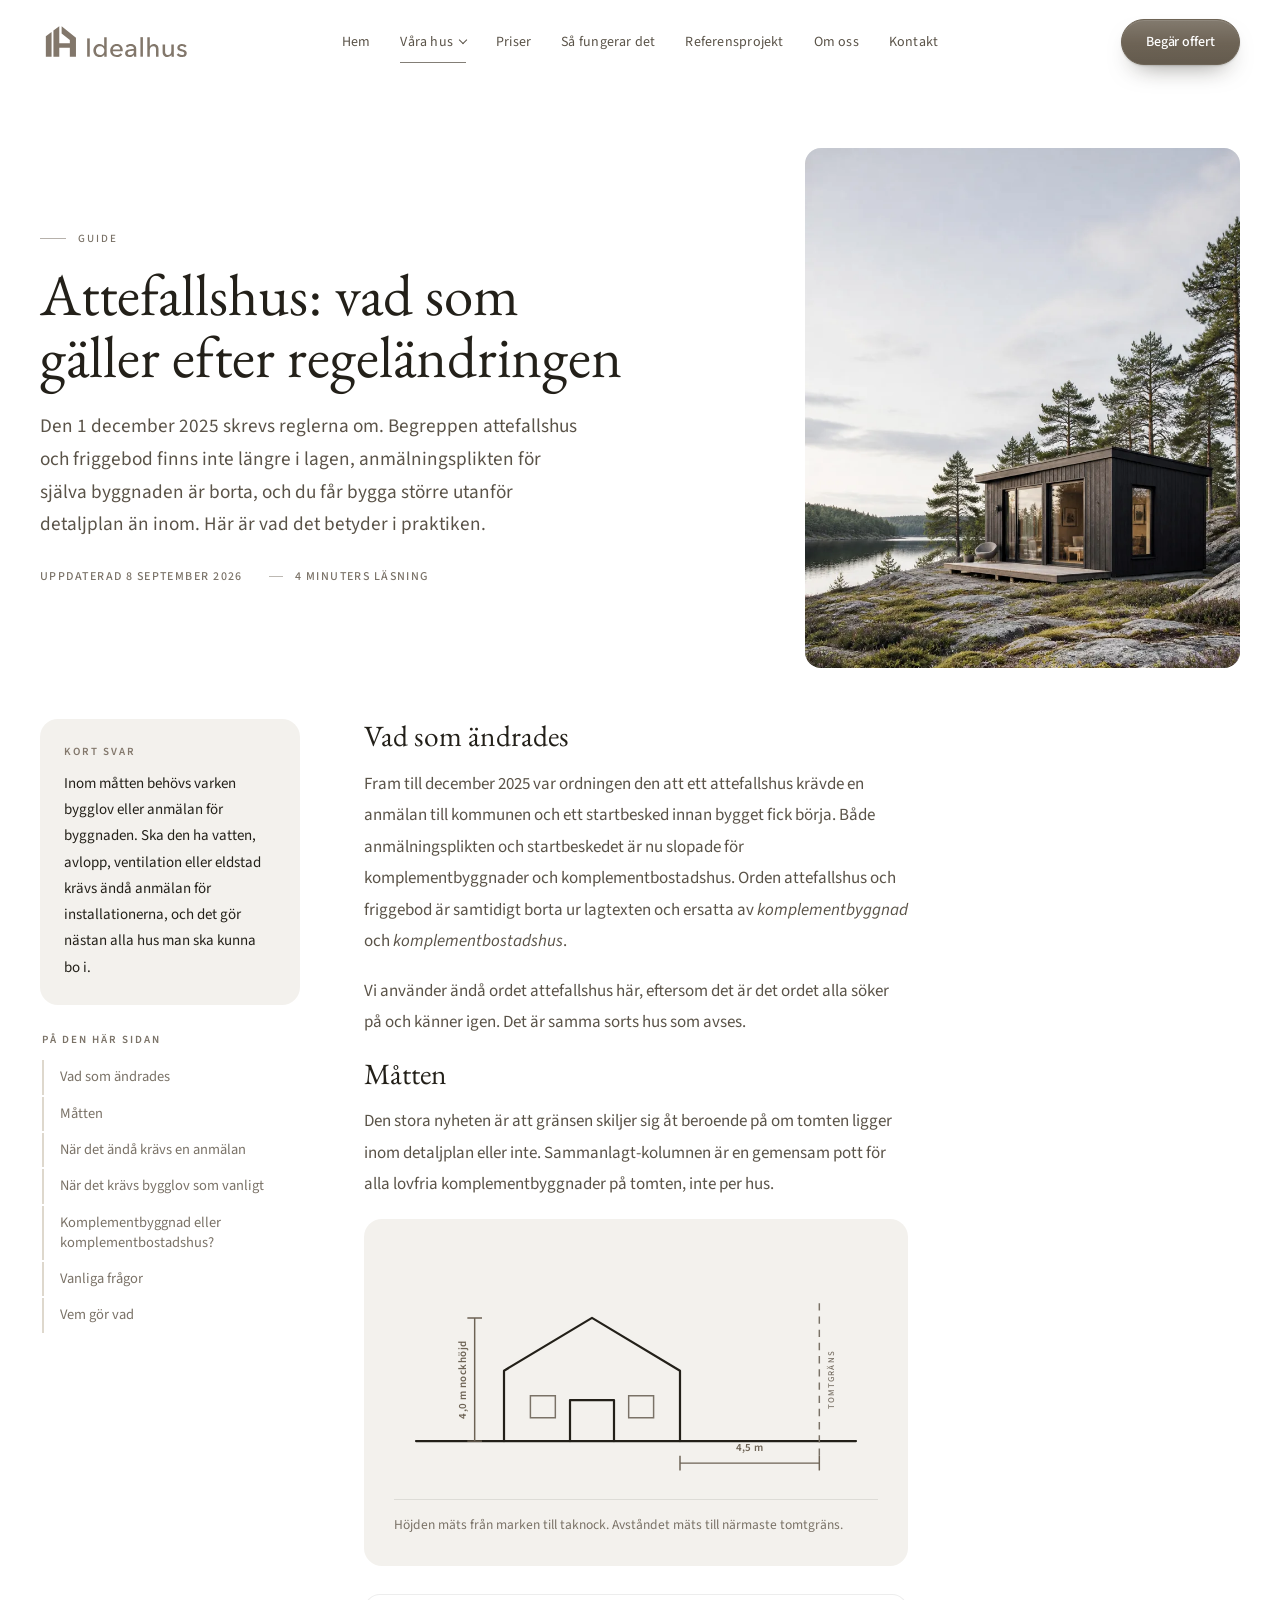
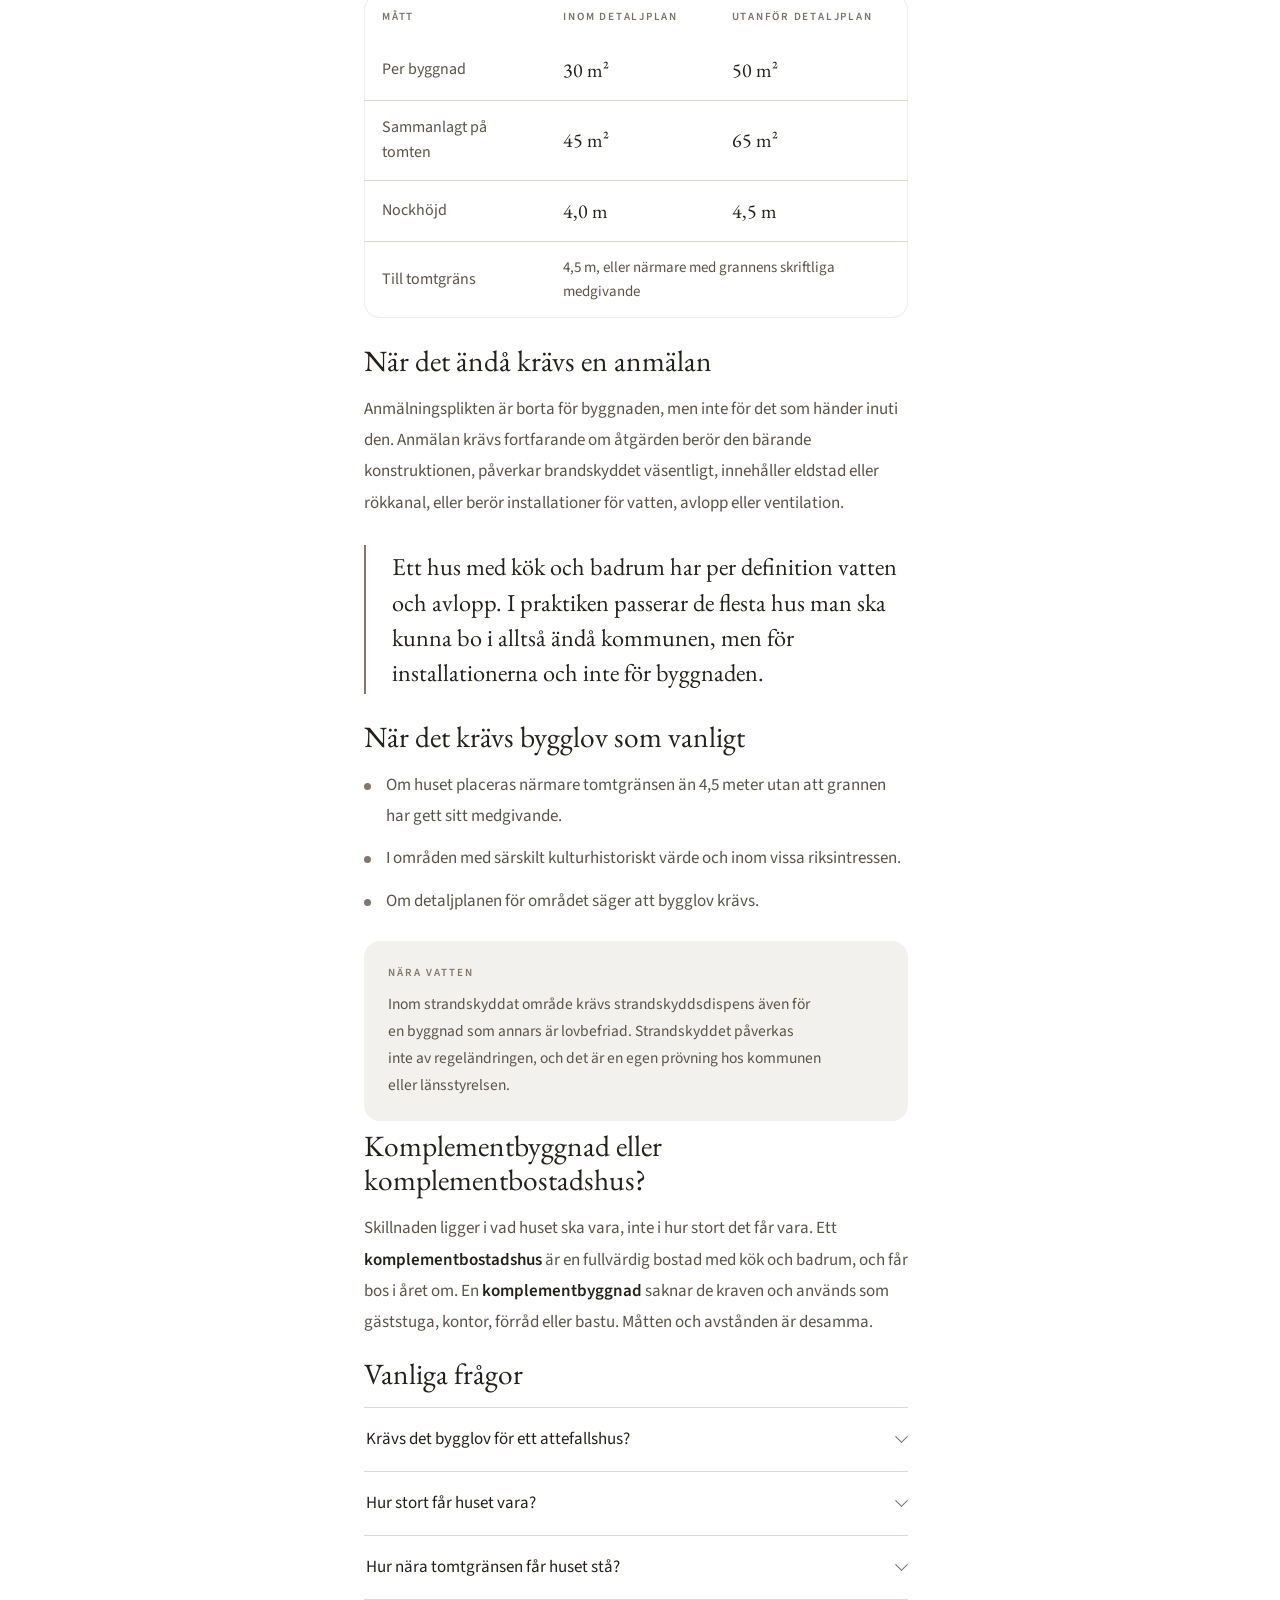
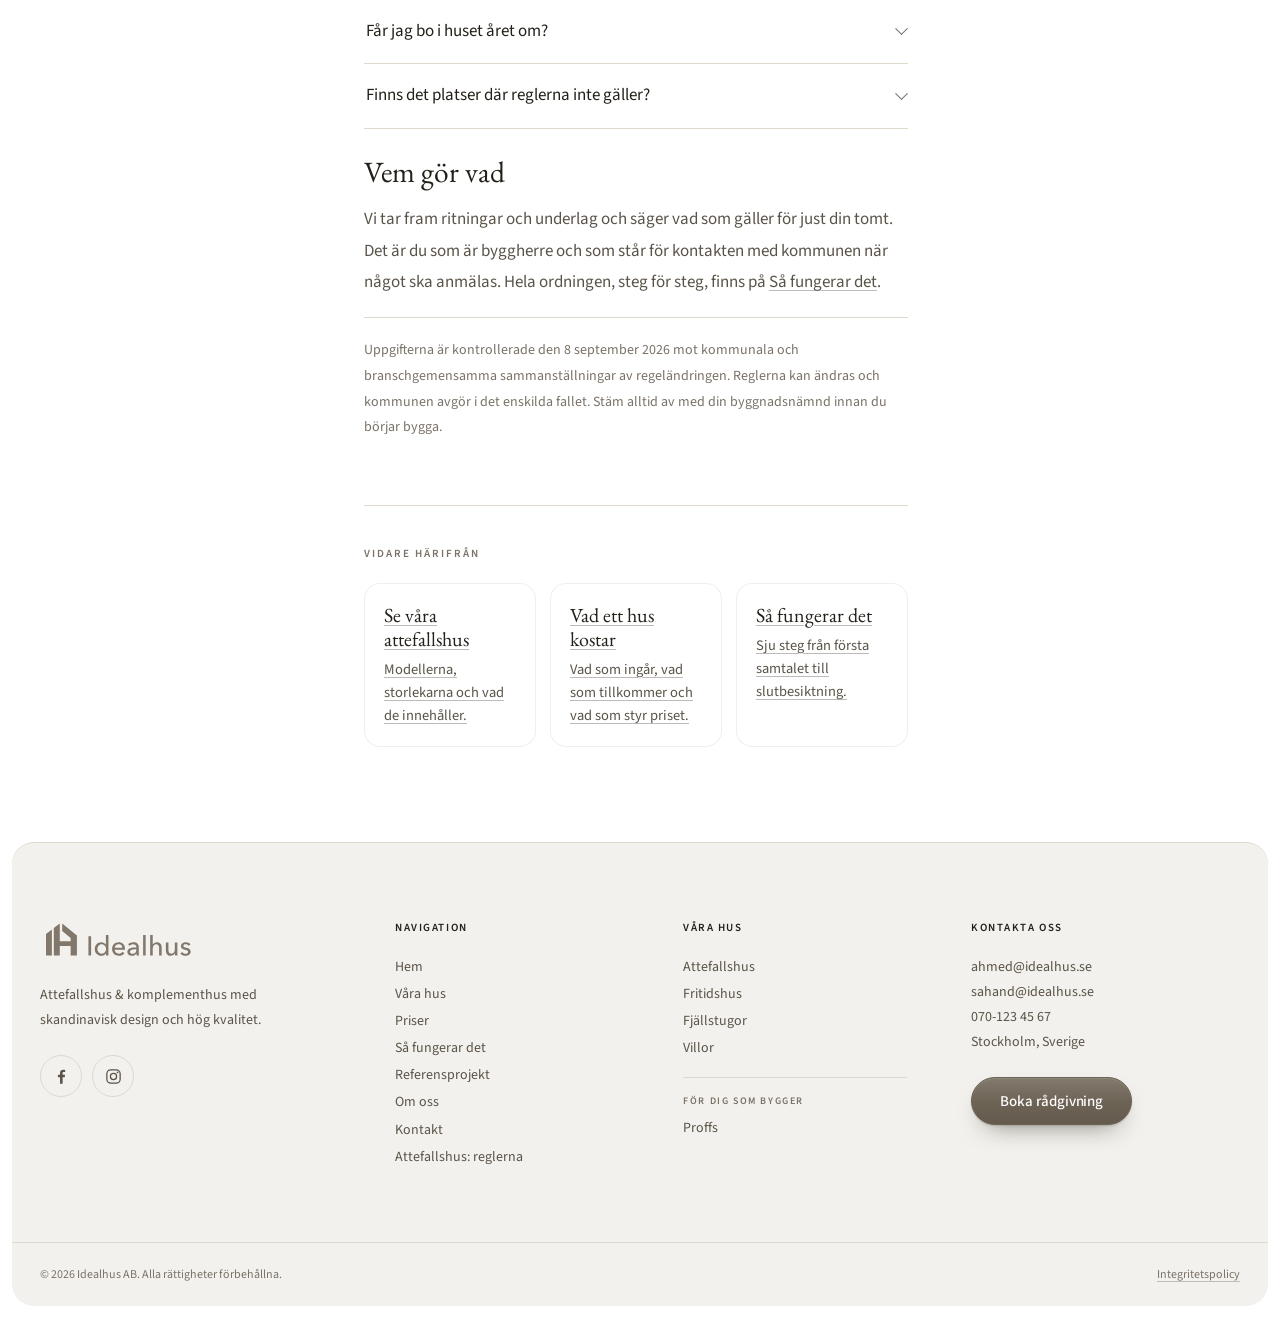
<file: attefallshus-regler.html>
<!doctype html>
<html lang="sv">
  <head>
    <meta charset="UTF-8">
    <meta name="viewport" content="width=device-width, initial-scale=1.0">
    <title>Attefallshus: reglerna efter 1 december 2025 | Idealhus</title>
    <meta name="description" content="Vad som gäller för attefallshus efter regeländringen: mått inom och utanför detaljplan, när anmälan krävs och när det behövs bygglov.">
    <meta name="theme-color" content="#2c2820">
    <link rel="icon" href="images/idealhus.svg" type="image/svg+xml">
    <link rel="icon" href="favicon.ico" sizes="32x32">
    <link rel="apple-touch-icon" href="apple-touch-icon.png">
    <link rel="canonical" href="https://dakotakrk.github.io/idealhus/attefallshus-regler.html">

    <meta property="og:type" content="website">
    <meta property="og:locale" content="sv_SE">
    <meta property="og:site_name" content="Idealhus">
    <meta property="og:title" content="Attefallshus: reglerna efter 1 december 2025 | Idealhus">
    <meta property="og:description" content="Vad som gäller för attefallshus efter regeländringen: mått inom och utanför detaljplan, när anmälan krävs och när det behövs bygglov.">
    <meta property="og:image" content="https://dakotakrk.github.io/idealhus/images/hero-video-poster.webp">
    <meta property="og:url" content="https://dakotakrk.github.io/idealhus/attefallshus-regler.html">
    <meta name="twitter:card" content="summary_large_image">

    <link rel="preconnect" href="https://fonts.googleapis.com">
    <link rel="preconnect" href="https://fonts.gstatic.com" crossorigin>
    <link rel="stylesheet" href="https://fonts.googleapis.com/css2?family=EB+Garamond:ital,wght@0,400..600;1,400..600&family=Source+Sans+3:ital,wght@0,300..700;1,400&display=swap">
    <link rel="stylesheet" href="styles.css?v=20260911l">
    <script type="application/ld+json">
    {
      "@context": "https://schema.org",
      "@type": "Organization",
      "@id": "https://dakotakrk.github.io/idealhus/#organisation",
      "name": "Idealhus",
      "legalName": "Idealhus AB",
      "url": "https://dakotakrk.github.io/idealhus/",
      "logo": "https://dakotakrk.github.io/idealhus/images/idealhus_logo.svg",
      "image": "https://dakotakrk.github.io/idealhus/images/hero-video-poster.webp",
      "email": "ahmed@idealhus.se",
      "description": "Idealhus formger och bygger attefallshus, fritidshus, fjallstugor och villor med skandinavisk design och svensk tillverkning.",
      "areaServed": "SE"
    }
    </script>
  </head>
  <body>
    <a class="skip" href="#innehall">Hoppa till innehållet</a>
    <header class="site-header">
      <div class="site-header__inner">
        <a class="logo" href="index.html" aria-label="Till Idealhus startsida">
          <img class="logo__svg" src="images/idealhus_logo.svg" width="1024" height="279" alt="Idealhus">
        </a>

        <nav class="main-nav" aria-label="Huvudmeny">
          <a class="main-nav__link" href="index.html">Hem</a>
          <div class="main-nav__item" data-dropdown>
            <button class="main-nav__link main-nav__link--active main-nav__toggle" type="button" aria-expanded="false" aria-controls="undermeny-hus">Våra hus<span class="main-nav__pil" aria-hidden="true"></span></button>
            <div class="main-nav__sub" id="undermeny-hus">
              <p class="main-nav__sub-etikett">För dig som ska bo</p>
              <a href="attefallshus.html">
                <img src="images/generated-category-attefallshus-card.webp" alt="" loading="lazy" decoding="async">
                <span>
                  <strong>Attefallshus</strong>
                  <em>Upp till 30 m², utan bygglov</em>
                </span>
              </a>
              <a href="fritidshus.html">
                <img src="images/generated-category-fritidshus-card.webp" alt="" loading="lazy" decoding="async">
                <span>
                  <strong>Fritidshus</strong>
                  <em>För helger och långa somrar</em>
                </span>
              </a>
              <a href="fjallstugor.html">
                <img src="images/generated-category-fjallstuga-card.webp" alt="" loading="lazy" decoding="async">
                <span>
                  <strong>Fjällstugor</strong>
                  <em>Byggda för snölast och kyla</em>
                </span>
              </a>
              <a href="villor.html">
                <img src="images/generated-house-gabled-01.webp" alt="" loading="lazy" decoding="async">
                <span>
                  <strong>Villor</strong>
                  <em>Permanentboende, full planlösning</em>
                </span>
              </a>
              <p class="main-nav__sub-etikett main-nav__sub-etikett--delad">För dig som bygger</p>
              <a href="proffs.html">
                <img src="images/generated-production-yard-01.webp" alt="" loading="lazy" decoding="async">
                <span>
                  <strong>Proffs</strong>
                  <em>Väggar, block och moduler</em>
                </span>
              </a>
            </div>
          </div>
          <a class="main-nav__link" href="priser.html">Priser</a>
          <a class="main-nav__link" href="sa-fungerar-det.html">Så fungerar det</a>
          <a class="main-nav__link" href="referensprojekt.html">Referensprojekt</a>
          <a class="main-nav__link" href="om-oss.html">Om oss</a>
          <a class="main-nav__link" href="kontakt.html">Kontakt</a>
        </nav>

        <div class="site-header__actions">
          <a class="header-button" href="kontakt.html">Begär offert</a>

          <button class="menu-button" type="button" aria-label="Öppna meny" aria-expanded="false" aria-controls="mobile-nav">
            <span class="menu-button__line"></span>
            <span class="menu-button__line"></span>
            <span class="menu-button__line"></span>
          </button>
        </div>
      </div>

      <nav class="mobile-nav" id="mobile-nav" aria-label="Meny" hidden>
        <a href="index.html">Hem</a>
        <div class="mobile-nav__grupp">
          <span>Våra hus</span>
          <a href="attefallshus.html">Attefallshus</a>
          <a href="fritidshus.html">Fritidshus</a>
          <a href="fjallstugor.html">Fjällstugor</a>
          <a href="villor.html">Villor</a>
          <span class="mobile-nav__under">För dig som bygger</span>
          <a href="proffs.html">Proffs</a>
        </div>
        <a href="priser.html">Priser</a>
        <a href="sa-fungerar-det.html">Så fungerar det</a>
        <a href="referensprojekt.html">Referensprojekt</a>
        <a href="om-oss.html">Om oss</a>
        <a href="kontakt.html">Kontakt</a>
        <a class="mobile-nav__cta" href="kontakt.html">Begär offert</a>
      </nav>
    </header>

    <main id="innehall">
      <section class="guidehero">
        <div class="guidehero__inner">
          <div class="guidehero__ord">
            <p class="section-label">Guide</p>
            <h1 class="guidehero__titel">Attefallshus: vad som gäller efter&nbsp;regeländringen</h1>
            <p class="guidehero__lead">
              Den 1 december 2025 skrevs reglerna om. Begreppen attefallshus och
              friggebod finns inte längre i lagen, anmälningsplikten för själva
              byggnaden är borta, och du får bygga större utanför detaljplan än
              inom. Här är vad det betyder i praktiken.
            </p>
            <p class="guidehero__meta">
              <span>Uppdaterad 8 september 2026</span>
              <span>4 minuters läsning</span>
            </p>
          </div>

          <figure class="guidehero__bild">
            <img src="images/generated-category-attefallshus-02.webp" width="780" height="1170" loading="eager" decoding="async" alt="Attefallshus med mörk träfasad på en klippa vid vatten">
          </figure>
        </div>
      </section>

      <section class="guide">
        <div class="guide__inner">
          <aside class="guide__rail">
            <div class="guide__snabbsvar">
              <p class="guide__snabbsvar-etikett">Kort svar</p>
              <p>
                Inom måtten behövs varken bygglov eller anmälan för byggnaden.
                Ska den ha vatten, avlopp, ventilation eller eldstad krävs ändå
                anmälan för installationerna, och det gör nästan alla hus man
                ska kunna bo i.
              </p>
            </div>

            <nav class="guide__toc" aria-label="Innehåll på sidan">
              <p class="guide__toc-etikett">På den här sidan</p>
              <ol>
                <li><a href="#andringen">Vad som ändrades</a></li>
                <li><a href="#matten">Måtten</a></li>
                <li><a href="#anmalan">När det ändå krävs en anmälan</a></li>
                <li><a href="#bygglov">När det krävs bygglov som vanligt</a></li>
                <li><a href="#skillnaden">Komplementbyggnad eller komplementbostadshus?</a></li>
                <li><a href="#fragor">Vanliga frågor</a></li>
                <li><a href="#vemgorvad">Vem gör vad</a></li>
              </ol>
            </nav>
          </aside>

          <div class="guide__text">
          <section class="guide__sektion" id="andringen">
            <h2>Vad som ändrades</h2>
            <p>
              Fram till december 2025 var ordningen den att ett attefallshus
              krävde en anmälan till kommunen och ett startbesked innan bygget
              fick börja. Både anmälningsplikten och startbeskedet är nu
              slopade för komplementbyggnader och komplementbostadshus. Orden
              attefallshus och friggebod är samtidigt borta ur lagtexten och
              ersatta av <em>komplementbyggnad</em> och
              <em>komplementbostadshus</em>.
            </p>
            <p>
              Vi använder ändå ordet attefallshus här, eftersom det är det ordet
              alla söker på och känner igen. Det är samma sorts hus som avses.
            </p>
          </section>

          <section class="guide__sektion" id="matten">
            <h2>Måtten</h2>
            <p>
              Den stora nyheten är att gränsen skiljer sig åt beroende på om
              tomten ligger inom detaljplan eller inte. Sammanlagt-kolumnen är
              en gemensam pott för alla lovfria komplementbyggnader på tomten,
              inte per hus.
            </p>

            <figure class="mattbild">
              <svg viewBox="0 0 660 320" role="img" aria-labelledby="mattbild-titel">
              <title id="mattbild-titel">Genomskärning som visar nockhöjd och avstånd till tomtgräns</title>

              <!-- Mark -->
              <path class="mb-mark" d="M30 262h600"/>

              <!-- Huset -->
              <path class="mb-hus" d="M150 262V166l120-72 120 72v96"/>
              <path class="mb-hus" d="M240 262v-56h60v56"/>
              <path class="mb-tunn" d="M186 200h34v30h-34zM320 200h34v30h-34z"/>

              <!-- Nockhöjd -->
              <path class="mb-matt" d="M110 94v168M100 94h20M100 262h20"/>
              <text class="mb-text" x="98" y="178" text-anchor="middle" transform="rotate(-90 98 178)">4,0 m nockhöjd</text>

              <!-- Tomtgräns -->
              <path class="mb-grans" d="M580 74v208"/>
              <text class="mb-text mb-text--grans" x="600" y="178" text-anchor="middle" transform="rotate(-90 600 178)">Tomtgräns</text>

              <!-- Avstånd -->
              <path class="mb-matt" d="M390 292h190M390 282v20M580 282v20"/>
              <text class="mb-text" x="485" y="276" text-anchor="middle">4,5 m</text>
            </svg>
              <figcaption>
                Höjden mäts från marken till taknock. Avståndet mäts till
                närmaste tomtgräns.
              </figcaption>
            </figure>

            <div class="matt">
              <table>
                <thead>
                  <tr>
                    <th scope="col">Mått</th>
                    <th scope="col">Inom detaljplan</th>
                    <th scope="col">Utanför detaljplan</th>
                  </tr>
                </thead>
                <tbody>
                  <tr>
                    <th scope="row">Per byggnad</th>
                    <td>30 m²</td>
                    <td>50 m²</td>
                  </tr>
                  <tr>
                    <th scope="row">Sammanlagt på tomten</th>
                    <td>45 m²</td>
                    <td>65 m²</td>
                  </tr>
                  <tr>
                    <th scope="row">Nockhöjd</th>
                    <td>4,0 m</td>
                    <td>4,5 m</td>
                  </tr>
                  <tr>
                    <th scope="row">Till tomtgräns</th>
                    <td colspan="2">4,5 m, eller närmare med grannens skriftliga medgivande</td>
                  </tr>
                </tbody>
              </table>
            </div>
          </section>

          <section class="guide__sektion" id="anmalan">
            <h2>När det ändå krävs en anmälan</h2>
            <p>
              Anmälningsplikten är borta för byggnaden, men inte för det som
              händer inuti den. Anmälan krävs fortfarande om åtgärden berör den
              bärande konstruktionen, påverkar brandskyddet väsentligt,
              innehåller eldstad eller rökkanal, eller berör installationer för
              vatten, avlopp eller ventilation.
            </p>

            <blockquote class="citat">
              Ett hus med kök och badrum har per definition vatten och avlopp.
              I praktiken passerar de flesta hus man ska kunna bo i alltså ändå
              kommunen, men för installationerna och inte för byggnaden.
            </blockquote>
          </section>

          <section class="guide__sektion" id="bygglov">
            <h2>När det krävs bygglov som vanligt</h2>
            <ul class="guide__lista">
              <li>Om huset placeras närmare tomtgränsen än 4,5 meter utan att grannen har gett sitt medgivande.</li>
              <li>I områden med särskilt kulturhistoriskt värde och inom vissa riksintressen.</li>
              <li>Om detaljplanen för området säger att bygglov krävs.</li>
            </ul>

            <aside class="obs">
              <p class="obs__etikett">Nära vatten</p>
              <p>
                Inom strandskyddat område krävs strandskyddsdispens även för en
                byggnad som annars är lovbefriad. Strandskyddet påverkas inte av
                regeländringen, och det är en egen prövning hos kommunen eller
                länsstyrelsen.
              </p>
            </aside>
          </section>

          <section class="guide__sektion" id="skillnaden">
            <h2>Komplementbyggnad eller komplementbostadshus?</h2>
            <p>
              Skillnaden ligger i vad huset ska vara, inte i hur stort det får
              vara. Ett <strong>komplementbostadshus</strong> är en fullvärdig
              bostad med kök och badrum, och får bos i året om. En
              <strong>komplementbyggnad</strong> saknar de kraven och används
              som gäststuga, kontor, förråd eller bastu. Måtten och avstånden är
              desamma.
            </p>
          </section>

          <section class="guide__sektion" id="fragor">
            <h2>Vanliga frågor</h2>
            <div class="fragor">
              <details class="fraga">
                <summary><span>Krävs det bygglov för ett attefallshus?</span><span class="fraga__pil" aria-hidden="true"></span></summary>
                <p>Nej, inte inom måtten nedan. Sedan 1 december 2025 krävs varken bygglov eller anmälan för själva byggnaden. Men ska huset ha vatten, avlopp, ventilation eller eldstad krävs fortfarande en anmälan för de installationerna, och det gör de flesta hus som ska gå att bo i.</p>
              </details>
              <details class="fraga">
                <summary><span>Hur stort får huset vara?</span><span class="fraga__pil" aria-hidden="true"></span></summary>
                <p>Inom detaljplan högst 30 m² per byggnad och 45 m² sammanlagt på tomten, med en nockhöjd på 4,0 meter. Utanför detaljplan är gränserna 50 m² per byggnad, 65 m² sammanlagt och 4,5 meter i nockhöjd.</p>
              </details>
              <details class="fraga">
                <summary><span>Hur nära tomtgränsen får huset stå?</span><span class="fraga__pil" aria-hidden="true"></span></summary>
                <p>Minst 4,5 meter, om inte grannen ger sitt skriftliga medgivande. Utan medgivande krävs bygglov för en placering närmare gränsen.</p>
              </details>
              <details class="fraga">
                <summary><span>Får jag bo i huset året om?</span><span class="fraga__pil" aria-hidden="true"></span></summary>
                <p>Ja, om det byggs som komplementbostadshus. Då ska det uppfylla kraven på en fullvärdig bostad, med kök och badrum. En komplementbyggnad utan de kraven får användas som förråd, gäststuga, kontor eller bastu.</p>
              </details>
              <details class="fraga">
                <summary><span>Finns det platser där reglerna inte gäller?</span><span class="fraga__pil" aria-hidden="true"></span></summary>
                <p>Ja. Inom strandskyddat område krävs dispens även för en byggnad som annars är lovbefriad. I områden med särskilt kulturhistoriskt värde, inom vissa riksintressen och där detaljplanen säger annat krävs bygglov som vanligt. Kommunen avgör i det enskilda fallet.</p>
              </details>
            </div>
          </section>

          <section class="guide__sektion" id="vemgorvad">
            <h2>Vem gör vad</h2>
            <p>
              Vi tar fram ritningar och underlag och säger vad som gäller för
              just din tomt. Det är du som är byggherre och som står för
              kontakten med kommunen när något ska anmälas. Hela ordningen, steg
              för steg, finns på <a href="sa-fungerar-det.html">Så fungerar det</a>.
            </p>

            <p class="guide__kallor">
              Uppgifterna är kontrollerade den 8 september 2026 mot kommunala och
              branschgemensamma sammanställningar av regeländringen. Reglerna kan
              ändras och kommunen avgör i det enskilda fallet. Stäm alltid av med
              din byggnadsnämnd innan du börjar bygga.
            </p>
          </section>

            <div class="vidare">
              <p class="vidare__etikett">Vidare härifrån</p>
              <div class="vidare__kort">
            <a class="vidarekort" href="attefallshus.html">
              <span class="vidarekort__titel">Se våra attefallshus</span>
              <span class="vidarekort__text">Modellerna, storlekarna och vad de innehåller.</span>
            </a>
            <a class="vidarekort" href="priser.html">
              <span class="vidarekort__titel">Vad ett hus kostar</span>
              <span class="vidarekort__text">Vad som ingår, vad som tillkommer och vad som styr priset.</span>
            </a>
            <a class="vidarekort" href="sa-fungerar-det.html">
              <span class="vidarekort__titel">Så fungerar det</span>
              <span class="vidarekort__text">Sju steg från första samtalet till slutbesiktning.</span>
            </a>
              </div>
            </div>
          </div>
        </div>
      </section>
    </main>

    <footer class="site-footer">
      <div class="site-footer__inner">
        <div>
          <img class="site-footer__logo" src="images/idealhus_logo.svg" width="1024" height="279" loading="lazy" decoding="async" alt="Idealhus">
          <p class="site-footer__text">
            Attefallshus &amp; komplementhus med skandinavisk design och hög kvalitet.
          </p>
          <div class="site-footer__social">
            <a href="#" aria-label="Idealhus på Facebook" target="_blank" rel="noopener">
              <svg viewBox="0 0 24 24" fill="currentColor" aria-hidden="true" focusable="false">
                <path d="M13.4 21v-8h2.7l.4-3.1h-3.1V7.9c0-.9.25-1.45 1.55-1.45h1.65V3.68c-.29-.04-1.27-.13-2.42-.13-2.4 0-4.03 1.46-4.03 4.15v2.2H7.45V13h2.7v8h3.25z"/>
              </svg>
            </a>
            <a href="#" aria-label="Idealhus på Instagram" target="_blank" rel="noopener">
              <svg viewBox="0 0 24 24" fill="none" stroke="currentColor" stroke-width="1.6" aria-hidden="true" focusable="false">
                <rect x="3.6" y="3.6" width="16.8" height="16.8" rx="5"/>
                <circle cx="12" cy="12" r="3.9"/>
                <circle cx="17.1" cy="6.9" r="1.1" fill="currentColor" stroke="none"/>
              </svg>
            </a>
          </div>
        </div>

        <div>
          <h2 class="site-footer__heading">Navigation</h2>
          <nav class="site-footer__nav" aria-label="Sidfot navigation">
            <a href="index.html">Hem</a>
            <a href="attefallshus.html">Våra hus</a>
            <a href="priser.html">Priser</a>
            <a href="sa-fungerar-det.html">Så fungerar det</a>
            <a href="referensprojekt.html">Referensprojekt</a>
            <a href="om-oss.html">Om oss</a>
            <a href="kontakt.html">Kontakt</a>
            <a href="attefallshus-regler.html">Attefallshus: reglerna</a>
          </nav>
        </div>

        <div>
          <h2 class="site-footer__heading">Våra hus</h2>
          <nav class="site-footer__nav" aria-label="Sidfot husmodeller">
            <a href="attefallshus.html">Attefallshus</a>
            <a href="fritidshus.html">Fritidshus</a>
            <a href="fjallstugor.html">Fjällstugor</a>
            <a href="villor.html">Villor</a>
            <span class="site-footer__etikett">För dig som bygger</span>
            <a href="proffs.html">Proffs</a>
          </nav>
        </div>

        <div>
          <h2 class="site-footer__heading">Kontakta oss</h2>
          <p class="site-footer__text">
            <a href="mailto:ahmed@idealhus.se">ahmed@idealhus.se</a><br>
            <a href="mailto:sahand@idealhus.se">sahand@idealhus.se</a><br>
            <a href="tel:+46701234567">070-123 45 67</a><br>
            Stockholm, Sverige
          </p>
          <a class="site-footer__button" href="kontakt.html">Boka rådgivning</a>
        </div>
      </div>

      <div class="site-footer__bottom">
        <span>© 2026 Idealhus AB. Alla rättigheter förbehållna.</span>
        <a class="site-footer__policy" href="integritetspolicy.html">Integritetspolicy</a>
      </div>
    </footer>

    <script>
      // Teckningarna i skedeskorten ritar upp sig nar de kommer i vy.
      // Langden mats per linje, annars drar korta och langa streck i
      // olika takt. Fyllda delar tonas in i stallet.
      (function () {
        if (!window.IntersectionObserver) return;
        if (window.matchMedia('(prefers-reduced-motion: reduce)').matches) return;

        var teckningar = document.querySelectorAll('.skede__bild svg, .fas__bild svg');
        if (!teckningar.length) return;

        Array.prototype.forEach.call(teckningar, function (svg) {
          var nr = 0;
          Array.prototype.forEach.call(svg.querySelectorAll('path, rect'), function (el) {
            el.style.setProperty('--i', nr);
            nr += 1;
            if (el.classList.contains('accentfyll')) return;
            var langd = 0;
            try { langd = el.getTotalLength(); } catch (e) { langd = 0; }
            if (langd) el.style.setProperty('--len', Math.ceil(langd));
          });
          svg.classList.add('teckning');
        });

        // Ritas en gang, men vaken-klassen foljer med in och ut ur vyn:
        // evighetsrorelsen ska inte rulla nar teckningen inte syns.
        var obs = new IntersectionObserver(function (poster) {
          poster.forEach(function (p) {
            p.target.classList.toggle('teckning--vaken', p.isIntersecting);
            if (p.isIntersecting) p.target.classList.add('teckning--ritad');
          });
        }, { threshold: 0.15 });

        Array.prototype.forEach.call(teckningar, function (svg) { obs.observe(svg); });

        // Skyddsnat: en teckning som inte hunnit bli uppritad ska inte
        // sta kvar som en tom ruta. Det som syns ritas anda.
        window.setTimeout(function () {
          Array.prototype.forEach.call(teckningar, function (svg) {
            var r = svg.getBoundingClientRect();
            if (r.top < window.innerHeight && r.bottom > 0) {
              svg.classList.add('teckning--ritad');
            }
          });
        }, 2500);
      })();
    </script>
    <script>
      // En sidovergang som hoppas over avvisar sina loften. Utan
      // detta hamnar "Transition was skipped" i konsolen pa varje
      // sidbyte som webblasaren valjer bort.
      (function () {
        function tyst(e) {
          if (e.viewTransition) e.viewTransition.finished.catch(function () {});
        }
        window.addEventListener('pageswap', tyst);
        window.addEventListener('pagereveal', tyst);
      })();
    </script>
    <script>
      (function () {
        var item = document.querySelector('[data-dropdown]');
        if (!item) return;
        var knapp = item.querySelector('.main-nav__toggle');
        var stangTimer;
        function satt(oppen) {
          item.classList.toggle('main-nav__item--open', oppen);
          knapp.setAttribute('aria-expanded', String(oppen));
        }
        knapp.addEventListener('click', function () {
          satt(!item.classList.contains('main-nav__item--open'));
        });
        item.addEventListener('mouseenter', function () {
          window.clearTimeout(stangTimer);
          if (window.matchMedia('(hover: hover)').matches) satt(true);
        });
        item.addEventListener('mouseleave', function () {
          if (!window.matchMedia('(hover: hover)').matches) return;
          stangTimer = window.setTimeout(function () { satt(false); }, 160);
        });
        document.addEventListener('keydown', function (e) {
          if (e.key === 'Escape' && item.classList.contains('main-nav__item--open')) {
            satt(false); knapp.focus();
          }
        });
        document.addEventListener('click', function (e) {
          if (!item.contains(e.target)) satt(false);
        });
      })();

      (function () {
        var knapp = document.querySelector('.menu-button');
        var panel = document.getElementById('mobile-nav');
        if (!knapp || !panel) return;
        knapp.addEventListener('click', function () {
          var oppen = knapp.getAttribute('aria-expanded') === 'true';
          knapp.setAttribute('aria-expanded', String(!oppen));
          knapp.setAttribute('aria-label', oppen ? 'Öppna meny' : 'Stäng meny');
          knapp.classList.toggle('menu-button--open', !oppen);
          panel.hidden = oppen;
          // Sidans rullelement ar <html>. Utan last rullar sidan bakom
          // en meny som tacker nastan hela skarmen.
          document.documentElement.style.overflow = oppen ? '' : 'hidden';
        });
      })();

      (function () {
        if (!window.IntersectionObserver) return;
        var valjare = ['.subpage-hero__content', '.category-filter', '.filter', '.category__head',
          '.model-card', '.process__head', '.process__lista li', '.team-kort',
          '.galleri figure', '.segment__block', '.contact-page-hero__inner',
          '.contact-person', '.textsida > *', '.contact-section__intro', '.contact-form'].join(',');
        var element = Array.prototype.slice.call(document.querySelectorAll(valjare));
        if (!element.length) return;
        document.documentElement.classList.add('js-reveal');
        var raknare = new Map();
        element.forEach(function (el) {
          el.classList.add('reveal');
          var f = el.parentElement;
          var i = raknare.get(f) || 0;
          raknare.set(f, i + 1);
          if (i) el.style.setProperty('--reveal-delay', (i * 0.06).toFixed(2) + 's');
        });
        element.forEach(function (el) {
          if (el.getBoundingClientRect().top < window.innerHeight) {
            el.style.setProperty('--reveal-delay', '0s');
            el.classList.add('reveal--inne');
          }
        });
        var obs = new IntersectionObserver(function (poster) {
          poster.forEach(function (p) {
            if (!p.isIntersecting) return;
            p.target.classList.add('reveal--inne');
            obs.unobserve(p.target);
          });
        }, { rootMargin: '0px 0px -8% 0px', threshold: 0.05 });
        element.forEach(function (el) { obs.observe(el); });
        // Skyddsnatet mater bara det som ar kvar, hogst fyra ganger i
        // sekunden, och kopplar bort sig sjalvt nar allt ar framme. Att
        // mata alla element i varje bildruta tvingade fram en layout per
        // bildruta - det var det som hackade under rullning.
        var kvar = element.filter(function (el) {
          return !el.classList.contains('reveal--inne');
        });
        var senast = 0;
        function kolla() {
          var nu = Date.now();
          if (nu - senast < 250) return;
          senast = nu;
          for (var i = kvar.length - 1; i >= 0; i--) {
            var el = kvar[i];
            if (el.classList.contains('reveal--inne')) {
              kvar.splice(i, 1);
              continue;
            }
            var r = el.getBoundingClientRect();
            if (r.top < window.innerHeight && r.bottom > 0) {
              el.classList.add('reveal--inne');
              obs.unobserve(el);
              kvar.splice(i, 1);
            }
          }
          if (!kvar.length) window.removeEventListener('scroll', kolla);
        }
        if (kvar.length) window.addEventListener('scroll', kolla, { passive: true });
      })();

      (function () {
        var rad = document.querySelector('.category-filter');
        if (!rad) return;
        function uppdatera() {
          var mer = rad.scrollWidth - rad.clientWidth - rad.scrollLeft > 8;
          rad.classList.toggle('category-filter--mer', mer);
        }
        uppdatera();
        rad.addEventListener('scroll', uppdatera, { passive: true });
        window.addEventListener('resize', uppdatera);
      })();

      // Egen rullgardin. Systemets egen lista gar inte att forma, sa den
      // byggs om har. Selecten ligger kvar dold och bar vardet, vilket
      // gor att formularets ovriga kod inte behover veta om det har.
      (function () {
        var listor = document.querySelectorAll('.contact-form select');
        var lopnr = 0;
        Array.prototype.forEach.call(listor, function (select) {
          if (!select.options.length) return;
          lopnr += 1;
          var skal = document.createElement('div');
          skal.className = 'valj';
          select.parentNode.insertBefore(skal, select);
          skal.appendChild(select);

          var knapp = document.createElement('button');
          knapp.type = 'button';
          knapp.className = 'valj__knapp';
          knapp.setAttribute('aria-haspopup', 'listbox');
          knapp.setAttribute('aria-expanded', 'false');
          var etikett = select.id
            ? document.querySelector('label[for="' + select.id + '"]')
            : null;
          if (etikett) {
            if (!etikett.id) etikett.id = 'valj-etikett-' + lopnr;
            knapp.setAttribute('aria-labelledby', etikett.id + ' valj-text-' + lopnr);
          }

          var text = document.createElement('span');
          text.className = 'valj__text';
          text.id = 'valj-text-' + lopnr;
          var pil = document.createElement('span');
          pil.className = 'valj__pil';
          knapp.appendChild(text);
          knapp.appendChild(pil);

          var lista = document.createElement('ul');
          lista.className = 'valj__lista';
          lista.id = 'valj-lista-' + lopnr;
          lista.setAttribute('role', 'listbox');
          lista.hidden = true;
          knapp.setAttribute('aria-controls', lista.id);

          var val = [];
          Array.prototype.forEach.call(select.options, function (o, i) {
            var li = document.createElement('li');
            li.className = 'valj__val';
            li.id = 'valj-' + lopnr + '-' + i;
            li.setAttribute('role', 'option');
            li.setAttribute('aria-selected', String(i === select.selectedIndex));
            li.textContent = o.textContent;
            lista.appendChild(li);
            val.push(li);
          });

          skal.appendChild(knapp);
          skal.appendChild(lista);

          var markerad = select.selectedIndex < 0 ? 0 : select.selectedIndex;

          function visaValt() {
            var o = select.options[select.selectedIndex];
            text.textContent = o ? o.textContent : '';
            text.classList.toggle('valj__text--tom', !select.value);
          }

          function markera(i) {
            if (i < 0) i = 0;
            if (i > val.length - 1) i = val.length - 1;
            markerad = i;
            val.forEach(function (li, n) {
              li.classList.toggle('valj__val--markerad', n === i);
            });
            knapp.setAttribute('aria-activedescendant', val[i].id);
            if (!lista.hidden && val[i].scrollIntoView) {
              val[i].scrollIntoView({ block: 'nearest' });
            }
          }

          function oppna() {
            lista.hidden = false;
            knapp.setAttribute('aria-expanded', 'true');
            markera(select.selectedIndex < 0 ? 0 : select.selectedIndex);
          }

          function stang(aterfokus) {
            lista.hidden = true;
            knapp.setAttribute('aria-expanded', 'false');
            knapp.removeAttribute('aria-activedescendant');
            if (aterfokus) knapp.focus();
          }

          function valj(i) {
            select.selectedIndex = i;
            val.forEach(function (li, n) {
              li.setAttribute('aria-selected', String(n === i));
            });
            visaValt();
            var h = document.createEvent('HTMLEvents');
            h.initEvent('change', true, false);
            select.dispatchEvent(h);
          }

          knapp.addEventListener('click', function () {
            if (lista.hidden) oppna(); else stang(false);
          });

          knapp.addEventListener('keydown', function (e) {
            var k = e.key;
            if (lista.hidden) {
              if (k === 'ArrowDown' || k === 'ArrowUp' || k === 'Enter' || k === ' ') {
                e.preventDefault();
                oppna();
              }
              return;
            }
            if (k === 'ArrowDown') { e.preventDefault(); markera(markerad + 1); }
            else if (k === 'ArrowUp') { e.preventDefault(); markera(markerad - 1); }
            else if (k === 'Home') { e.preventDefault(); markera(0); }
            else if (k === 'End') { e.preventDefault(); markera(val.length - 1); }
            else if (k === 'Enter' || k === ' ') {
              e.preventDefault();
              valj(markerad);
              stang(true);
            } else if (k === 'Escape') { e.preventDefault(); stang(true); }
            else if (k === 'Tab') { stang(false); }
          });

          lista.addEventListener('mousedown', function (e) { e.preventDefault(); });

          lista.addEventListener('click', function (e) {
            var i = val.indexOf(e.target);
            if (i < 0) return;
            valj(i);
            stang(true);
          });

          lista.addEventListener('mousemove', function (e) {
            var i = val.indexOf(e.target);
            if (i > -1 && i !== markerad) markera(i);
          });

          document.addEventListener('click', function (e) {
            if (!lista.hidden && !skal.contains(e.target)) stang(false);
          });

          visaValt();
        });
      })();

      // Innehallsforteckningen markerar det avsnitt man ar i. Observatoren
      // tittar pa ett smalt band mitt i vyn, sa markeringen byter nar
      // rubriken passerar mitten - inte nar den nuddar kanten.
      (function () {
        var lankar = document.querySelectorAll('.guide__toc a');
        if (!lankar.length || !window.IntersectionObserver) return;

        var karta = {};
        Array.prototype.forEach.call(lankar, function (a) {
          karta[a.getAttribute('href').slice(1)] = a;
        });

        var obs = new IntersectionObserver(function (poster) {
          poster.forEach(function (p) {
            var a = karta[p.target.id];
            if (a) a.classList.toggle('guide__toc--i', p.isIntersecting);
          });
        }, { rootMargin: '-45% 0px -45% 0px' });

        document.querySelectorAll('.guide__sektion').forEach(function (s) {
          obs.observe(s);
        });
      })();
    </script>
    <script type="application/ld+json">
{
  "@context": "https://schema.org",
  "@type": "FAQPage",
  "mainEntity": [
    {
      "@type": "Question",
      "name": "Krävs det bygglov för ett attefallshus?",
      "acceptedAnswer": {
        "@type": "Answer",
        "text": "Nej, inte inom måtten nedan. Sedan 1 december 2025 krävs varken bygglov eller anmälan för själva byggnaden. Men ska huset ha vatten, avlopp, ventilation eller eldstad krävs fortfarande en anmälan för de installationerna, och det gör de flesta hus som ska gå att bo i."
      }
    },
    {
      "@type": "Question",
      "name": "Hur stort får huset vara?",
      "acceptedAnswer": {
        "@type": "Answer",
        "text": "Inom detaljplan högst 30 m² per byggnad och 45 m² sammanlagt på tomten, med en nockhöjd på 4,0 meter. Utanför detaljplan är gränserna 50 m² per byggnad, 65 m² sammanlagt och 4,5 meter i nockhöjd."
      }
    },
    {
      "@type": "Question",
      "name": "Hur nära tomtgränsen får huset stå?",
      "acceptedAnswer": {
        "@type": "Answer",
        "text": "Minst 4,5 meter, om inte grannen ger sitt skriftliga medgivande. Utan medgivande krävs bygglov för en placering närmare gränsen."
      }
    },
    {
      "@type": "Question",
      "name": "Får jag bo i huset året om?",
      "acceptedAnswer": {
        "@type": "Answer",
        "text": "Ja, om det byggs som komplementbostadshus. Då ska det uppfylla kraven på en fullvärdig bostad, med kök och badrum. En komplementbyggnad utan de kraven får användas som förråd, gäststuga, kontor eller bastu."
      }
    },
    {
      "@type": "Question",
      "name": "Finns det platser där reglerna inte gäller?",
      "acceptedAnswer": {
        "@type": "Answer",
        "text": "Ja. Inom strandskyddat område krävs dispens även för en byggnad som annars är lovbefriad. I områden med särskilt kulturhistoriskt värde, inom vissa riksintressen och där detaljplanen säger annat krävs bygglov som vanligt. Kommunen avgör i det enskilda fallet."
      }
    }
  ]
}
    </script>
  </body>
</html>
</file>
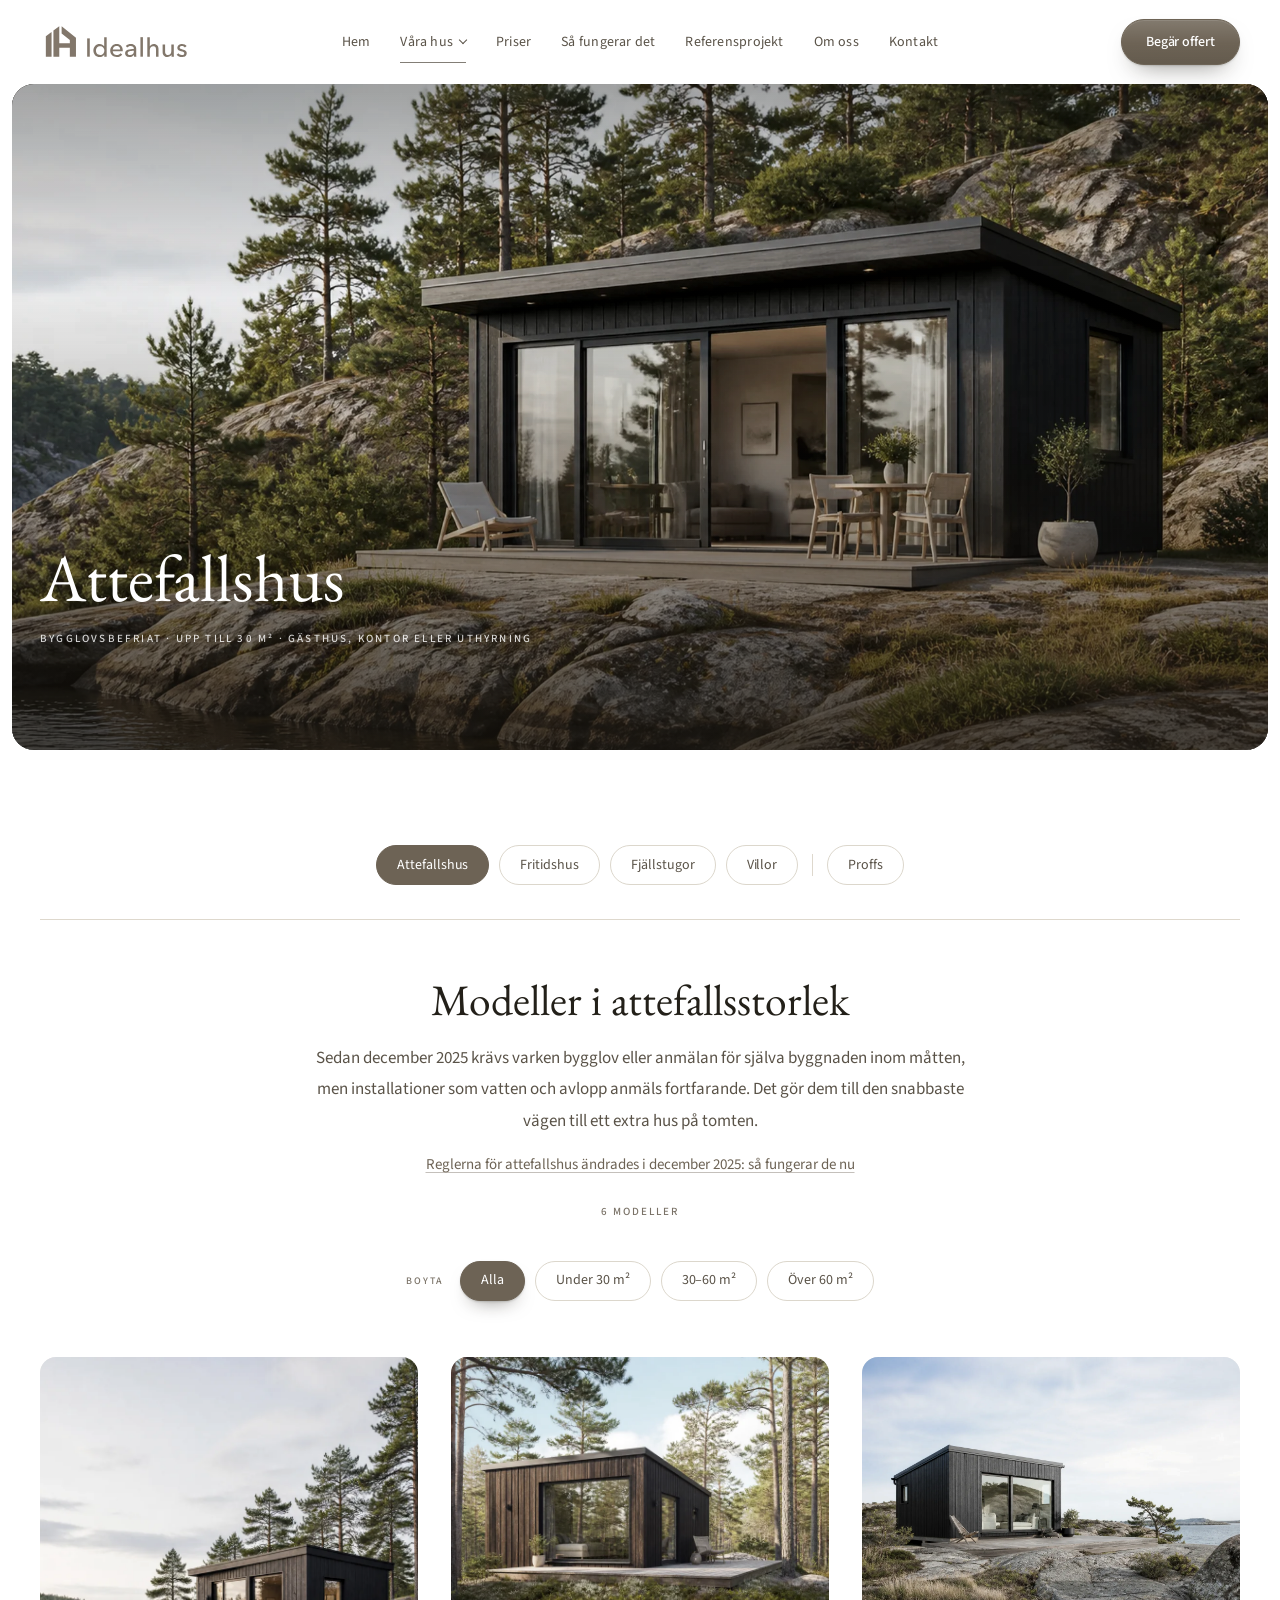
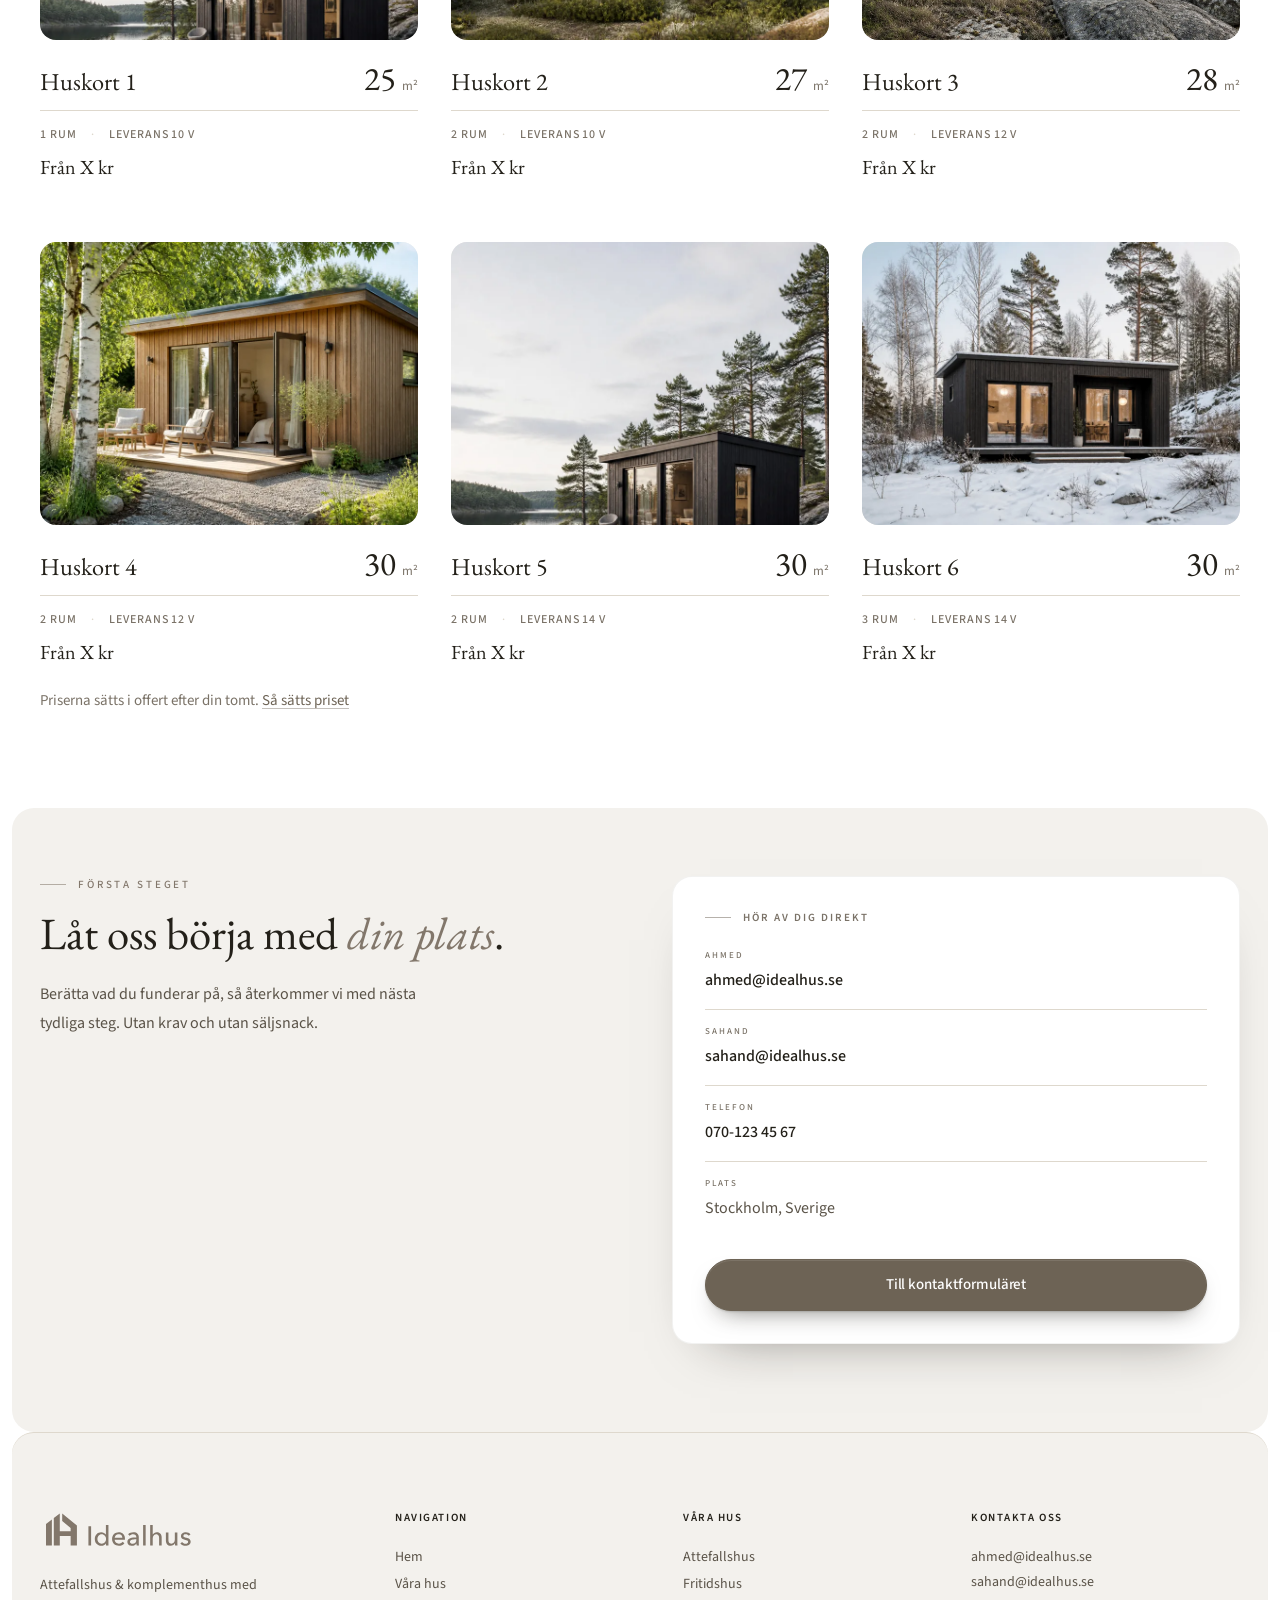
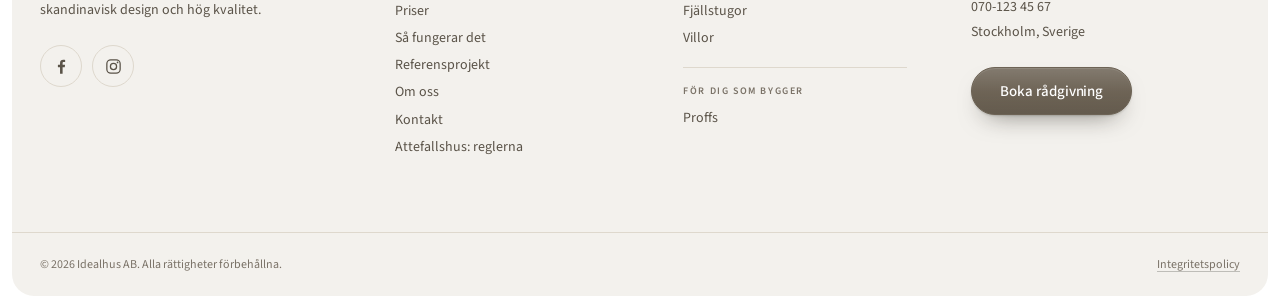
<file: attefallshus.html>
<!doctype html>
<html lang="sv">
  <head>
    <meta charset="UTF-8">
    <meta name="viewport" content="width=device-width, initial-scale=1.0">
    <title>Attefallshus | Idealhus</title>
    <meta name="description" content="Attefallshus från Idealhus. Sedan december 2025 behövs varken bygglov eller anmälan för själva byggnaden – den snabbaste vägen till ett hus till på tomten.">
    <meta name="theme-color" content="#2c2820">
    <link rel="icon" href="images/idealhus.svg" type="image/svg+xml">
    <link rel="icon" href="favicon.ico" sizes="32x32">
    <link rel="apple-touch-icon" href="apple-touch-icon.png">
    <link rel="canonical" href="https://dakotakrk.github.io/idealhus/attefallshus.html">

    <meta property="og:type" content="website">
    <meta property="og:locale" content="sv_SE">
    <meta property="og:site_name" content="Idealhus">
    <meta property="og:title" content="Attefallshus | Idealhus">
    <meta property="og:description" content="Attefallshus från Idealhus. Sedan december 2025 behövs varken bygglov eller anmälan för själva byggnaden – den snabbaste vägen till ett hus till på tomten.">
    <meta property="og:image" content="https://dakotakrk.github.io/idealhus/images/generated-category-attefallshus-wide-01.webp">
    <meta property="og:url" content="https://dakotakrk.github.io/idealhus/attefallshus.html">
    <meta name="twitter:card" content="summary_large_image">

    <link rel="preconnect" href="https://fonts.googleapis.com">
    <link rel="preconnect" href="https://fonts.gstatic.com" crossorigin>
    <link rel="stylesheet" href="https://fonts.googleapis.com/css2?family=EB+Garamond:ital,wght@0,400..600;1,400..600&family=Source+Sans+3:ital,wght@0,300..700;1,400&display=swap">
    <link rel="preload" as="image" href="images/generated-category-attefallshus-wide-01.webp" fetchpriority="high">
    <link rel="stylesheet" href="styles.css?v=20260911l">
    <script type="application/ld+json">
    {
      "@context": "https://schema.org",
      "@type": "Organization",
      "@id": "https://dakotakrk.github.io/idealhus/#organisation",
      "name": "Idealhus",
      "legalName": "Idealhus AB",
      "url": "https://dakotakrk.github.io/idealhus/",
      "logo": "https://dakotakrk.github.io/idealhus/images/idealhus_logo.svg",
      "image": "https://dakotakrk.github.io/idealhus/images/hero-video-poster.webp",
      "email": "ahmed@idealhus.se",
      "description": "Idealhus formger och bygger attefallshus, fritidshus, fjallstugor och villor med skandinavisk design och svensk tillverkning.",
      "areaServed": "SE"
    }
    </script>
  </head>
  <body>
    <a class="skip" href="#innehall">Hoppa till innehållet</a>
    <header class="site-header">
      <div class="site-header__inner">
        <a class="logo" href="index.html" aria-label="Till Idealhus startsida">
          <img class="logo__svg" src="images/idealhus_logo.svg" width="1024" height="279" alt="Idealhus">
        </a>

        <nav class="main-nav" aria-label="Huvudmeny">
          <a class="main-nav__link" href="index.html">Hem</a>
          <div class="main-nav__item" data-dropdown>
            <button class="main-nav__link main-nav__link--active main-nav__toggle" type="button" aria-expanded="false" aria-controls="undermeny-hus">Våra hus<span class="main-nav__pil" aria-hidden="true"></span></button>
            <div class="main-nav__sub" id="undermeny-hus">
              <p class="main-nav__sub-etikett">För dig som ska bo</p>
              <a href="attefallshus.html">
                <img src="images/generated-category-attefallshus-card.webp" alt="" loading="lazy" decoding="async">
                <span>
                  <strong>Attefallshus</strong>
                  <em>Upp till 30 m², utan bygglov</em>
                </span>
              </a>
              <a href="fritidshus.html">
                <img src="images/generated-category-fritidshus-card.webp" alt="" loading="lazy" decoding="async">
                <span>
                  <strong>Fritidshus</strong>
                  <em>För helger och långa somrar</em>
                </span>
              </a>
              <a href="fjallstugor.html">
                <img src="images/generated-category-fjallstuga-card.webp" alt="" loading="lazy" decoding="async">
                <span>
                  <strong>Fjällstugor</strong>
                  <em>Byggda för snölast och kyla</em>
                </span>
              </a>
              <a href="villor.html">
                <img src="images/generated-house-gabled-01.webp" alt="" loading="lazy" decoding="async">
                <span>
                  <strong>Villor</strong>
                  <em>Permanentboende, full planlösning</em>
                </span>
              </a>
              <p class="main-nav__sub-etikett main-nav__sub-etikett--delad">För dig som bygger</p>
              <a href="proffs.html">
                <img src="images/generated-production-yard-01.webp" alt="" loading="lazy" decoding="async">
                <span>
                  <strong>Proffs</strong>
                  <em>Väggar, block och moduler</em>
                </span>
              </a>
            </div>
          </div>
          <a class="main-nav__link" href="priser.html">Priser</a>
          <a class="main-nav__link" href="sa-fungerar-det.html">Så fungerar det</a>
          <a class="main-nav__link" href="referensprojekt.html">Referensprojekt</a>
          <a class="main-nav__link" href="om-oss.html">Om oss</a>
          <a class="main-nav__link" href="kontakt.html">Kontakt</a>
        </nav>

        <div class="site-header__actions">
          <a class="header-button" href="kontakt.html">Begär offert</a>

          <button class="menu-button" type="button" aria-label="Öppna meny" aria-expanded="false" aria-controls="mobile-nav">
            <span class="menu-button__line"></span>
            <span class="menu-button__line"></span>
            <span class="menu-button__line"></span>
          </button>
        </div>
      </div>

      <nav class="mobile-nav" id="mobile-nav" aria-label="Meny" hidden>
        <a href="index.html">Hem</a>
        <div class="mobile-nav__grupp">
          <span>Våra hus</span>
          <a href="attefallshus.html">Attefallshus</a>
          <a href="fritidshus.html">Fritidshus</a>
          <a href="fjallstugor.html">Fjällstugor</a>
          <a href="villor.html">Villor</a>
          <span class="mobile-nav__under">För dig som bygger</span>
          <a href="proffs.html">Proffs</a>
        </div>
        <a href="priser.html">Priser</a>
        <a href="sa-fungerar-det.html">Så fungerar det</a>
        <a href="referensprojekt.html">Referensprojekt</a>
        <a href="om-oss.html">Om oss</a>
        <a href="kontakt.html">Kontakt</a>
        <a class="mobile-nav__cta" href="kontakt.html">Begär offert</a>
      </nav>
    </header>

    <main id="innehall">
      <section class="subpage-hero">
        <img class="subpage-hero__image" src="images/generated-category-attefallshus-wide-01.webp" width="1600" height="900" fetchpriority="high" decoding="async" alt="Attefallshus i svensk natur">

        <div class="subpage-hero__content-wrap">
          <div class="subpage-hero__content">
            <h1 class="subpage-hero__title">Attefallshus</h1>
            <p class="subpage-hero__meta">Bygglovsbefriat · upp till 30 m² · gästhus, kontor eller uthyrning</p>
          </div>
        </div>
      </section>

      <section class="category">
        <div class="category__inner">
          <nav class="category-filter" aria-label="Huskategorier">
          <a href="attefallshus.html" aria-current="page">Attefallshus</a>
          <a href="fritidshus.html">Fritidshus</a>
          <a href="fjallstugor.html">Fjällstugor</a>
          <a href="villor.html">Villor</a>
          <span class="category-filter__delare" aria-hidden="true"></span>
          <a href="proffs.html">Proffs</a>
          </nav>

          <div class="category__head">
            <h2>Modeller i attefallsstorlek</h2>
            <p class="category__ingress">Sedan december 2025 krävs varken bygglov eller anmälan för själva byggnaden inom måtten, men installationer som vatten och avlopp anmäls fortfarande. Det gör dem till den snabbaste vägen till ett extra hus på tomten.</p>
          <p class="category__guide"><a href="attefallshus-regler.html">Reglerna för attefallshus ändrades i december 2025: så fungerar de nu</a></p>
            <p class="category__count">6 modeller</p>
          </div>

          <div class="filter" role="group" aria-label="Filtrera på boyta">
            <p class="filter__etikett">Boyta</p>
          <button type="button" data-min="0" data-max="99999" aria-pressed="true">Alla</button>
          <button type="button" data-min="0" data-max="29" aria-pressed="false">Under 30 m²</button>
          <button type="button" data-min="30" data-max="60" aria-pressed="false">30–60 m²</button>
          <button type="button" data-min="61" data-max="99999" aria-pressed="false">Över 60 m²</button>
          </div>

          <div class="model-grid">
          <article class="model-card" data-yta="25" data-rum="1">
            <a class="model-card__media" href="huskort.html?typ=attefallshus&amp;modell=1">
              <img src="images/generated-category-attefallshus-card.webp" loading="lazy" decoding="async" alt="Huskort 1, attefallshus i svensk natur">
              <span class="model-card__pill" aria-hidden="true">Se huskortet</span>
            </a>
            <div class="model-card__rad">
              <h3 class="model-card__title"><a href="huskort.html?typ=attefallshus&amp;modell=1">Huskort 1</a></h3>
              <p class="model-card__yta">25<span>m²</span></p>
            </div>
            <p class="model-card__facts"><span>1 rum</span><span>Leverans 10 v</span></p>
            <p class="model-card__price">Från X kr</p>
          </article>
          <article class="model-card" data-yta="27" data-rum="2">
            <a class="model-card__media" href="huskort.html?typ=attefallshus&amp;modell=2">
              <img src="images/generated-house-forest-01.webp" loading="lazy" decoding="async" alt="Huskort 2, attefallshus i svensk natur">
              <span class="model-card__pill" aria-hidden="true">Se huskortet</span>
            </a>
            <div class="model-card__rad">
              <h3 class="model-card__title"><a href="huskort.html?typ=attefallshus&amp;modell=2">Huskort 2</a></h3>
              <p class="model-card__yta">27<span>m²</span></p>
            </div>
            <p class="model-card__facts"><span>2 rum</span><span>Leverans 10 v</span></p>
            <p class="model-card__price">Från X kr</p>
          </article>
          <article class="model-card" data-yta="28" data-rum="2">
            <a class="model-card__media" href="huskort.html?typ=attefallshus&amp;modell=3">
              <img src="images/generated-house-coast-01.webp" loading="lazy" decoding="async" alt="Huskort 3, attefallshus i svensk natur">
              <span class="model-card__pill" aria-hidden="true">Se huskortet</span>
            </a>
            <div class="model-card__rad">
              <h3 class="model-card__title"><a href="huskort.html?typ=attefallshus&amp;modell=3">Huskort 3</a></h3>
              <p class="model-card__yta">28<span>m²</span></p>
            </div>
            <p class="model-card__facts"><span>2 rum</span><span>Leverans 12 v</span></p>
            <p class="model-card__price">Från X kr</p>
          </article>
          <article class="model-card" data-yta="30" data-rum="2">
            <a class="model-card__media" href="huskort.html?typ=attefallshus&amp;modell=4">
              <img src="images/generated-house-garden-01.webp" loading="lazy" decoding="async" alt="Huskort 4, attefallshus i svensk natur">
              <span class="model-card__pill" aria-hidden="true">Se huskortet</span>
            </a>
            <div class="model-card__rad">
              <h3 class="model-card__title"><a href="huskort.html?typ=attefallshus&amp;modell=4">Huskort 4</a></h3>
              <p class="model-card__yta">30<span>m²</span></p>
            </div>
            <p class="model-card__facts"><span>2 rum</span><span>Leverans 12 v</span></p>
            <p class="model-card__price">Från X kr</p>
          </article>
          <article class="model-card" data-yta="30" data-rum="2">
            <a class="model-card__media" href="huskort.html?typ=attefallshus&amp;modell=5">
              <img src="images/generated-category-attefallshus-02.webp" loading="lazy" decoding="async" alt="Huskort 5, attefallshus i svensk natur">
              <span class="model-card__pill" aria-hidden="true">Se huskortet</span>
            </a>
            <div class="model-card__rad">
              <h3 class="model-card__title"><a href="huskort.html?typ=attefallshus&amp;modell=5">Huskort 5</a></h3>
              <p class="model-card__yta">30<span>m²</span></p>
            </div>
            <p class="model-card__facts"><span>2 rum</span><span>Leverans 14 v</span></p>
            <p class="model-card__price">Från X kr</p>
          </article>
          <article class="model-card" data-yta="30" data-rum="3">
            <a class="model-card__media" href="huskort.html?typ=attefallshus&amp;modell=6">
              <img src="images/generated-house-winter-01.webp" loading="lazy" decoding="async" alt="Huskort 6, attefallshus i svensk natur">
              <span class="model-card__pill" aria-hidden="true">Se huskortet</span>
            </a>
            <div class="model-card__rad">
              <h3 class="model-card__title"><a href="huskort.html?typ=attefallshus&amp;modell=6">Huskort 6</a></h3>
              <p class="model-card__yta">30<span>m²</span></p>
            </div>
            <p class="model-card__facts"><span>3 rum</span><span>Leverans 14 v</span></p>
            <p class="model-card__price">Från X kr</p>
          </article>
          </div>

          <p class="category__prisrad">
            Priserna sätts i offert efter din tomt.
            <a href="priser.html">Så sätts priset</a>
          </p>
        </div>
      </section>

      <section class="contact-section" id="kontakt">
        <div class="contact-section__inner">
          <div class="contact-section__intro">
            <p class="section-label section-label--accent">Första steget</p>
            <h2 class="contact-section__title">Låt oss börja med <em>din plats</em>.</h2>
            <p class="contact-section__text">
              Berätta vad du funderar på, så återkommer vi med nästa tydliga
              steg. Utan krav och utan säljsnack.
            </p>
          </div>

          <div class="kontaktkort">
            <p class="kontaktkort__rubrik">Hör av dig direkt</p>

            <div class="contact-section__meta">
              <div>
                <span class="contact-section__meta-label">Ahmed</span>
                <a class="contact-section__meta-value" href="mailto:ahmed@idealhus.se">ahmed@idealhus.se</a>
              </div>
              <div>
                <span class="contact-section__meta-label">Sahand</span>
                <a class="contact-section__meta-value" href="mailto:sahand@idealhus.se">sahand@idealhus.se</a>
              </div>
              <div>
                <span class="contact-section__meta-label">Telefon</span>
                <a class="contact-section__meta-value" href="tel:+46701234567">070-123 45 67</a>
              </div>
              <div>
                <span class="contact-section__meta-label">Plats</span>
                <span class="contact-section__meta-value contact-section__meta-value--tyst">Stockholm, Sverige</span>
              </div>
            </div>

            <a class="kontaktkort__knapp" href="kontakt.html">Till kontaktformuläret</a>
          </div>
        </div>
      </section>
    </main>

    <footer class="site-footer">
      <div class="site-footer__inner">
        <div>
          <img class="site-footer__logo" src="images/idealhus_logo.svg" width="1024" height="279" loading="lazy" decoding="async" alt="Idealhus">
          <p class="site-footer__text">
            Attefallshus &amp; komplementhus med skandinavisk design och hög kvalitet.
          </p>
          <div class="site-footer__social">
            <a href="#" aria-label="Idealhus på Facebook" target="_blank" rel="noopener">
              <svg viewBox="0 0 24 24" fill="currentColor" aria-hidden="true" focusable="false">
                <path d="M13.4 21v-8h2.7l.4-3.1h-3.1V7.9c0-.9.25-1.45 1.55-1.45h1.65V3.68c-.29-.04-1.27-.13-2.42-.13-2.4 0-4.03 1.46-4.03 4.15v2.2H7.45V13h2.7v8h3.25z"/>
              </svg>
            </a>
            <a href="#" aria-label="Idealhus på Instagram" target="_blank" rel="noopener">
              <svg viewBox="0 0 24 24" fill="none" stroke="currentColor" stroke-width="1.6" aria-hidden="true" focusable="false">
                <rect x="3.6" y="3.6" width="16.8" height="16.8" rx="5"/>
                <circle cx="12" cy="12" r="3.9"/>
                <circle cx="17.1" cy="6.9" r="1.1" fill="currentColor" stroke="none"/>
              </svg>
            </a>
          </div>
        </div>

        <div>
          <h2 class="site-footer__heading">Navigation</h2>
          <nav class="site-footer__nav" aria-label="Sidfot navigation">
            <a href="index.html">Hem</a>
            <a href="attefallshus.html">Våra hus</a>
            <a href="priser.html">Priser</a>
            <a href="sa-fungerar-det.html">Så fungerar det</a>
            <a href="referensprojekt.html">Referensprojekt</a>
            <a href="om-oss.html">Om oss</a>
            <a href="kontakt.html">Kontakt</a>
            <a href="attefallshus-regler.html">Attefallshus: reglerna</a>
          </nav>
        </div>

        <div>
          <h2 class="site-footer__heading">Våra hus</h2>
          <nav class="site-footer__nav" aria-label="Sidfot husmodeller">
            <a href="attefallshus.html">Attefallshus</a>
            <a href="fritidshus.html">Fritidshus</a>
            <a href="fjallstugor.html">Fjällstugor</a>
            <a href="villor.html">Villor</a>
            <span class="site-footer__etikett">För dig som bygger</span>
            <a href="proffs.html">Proffs</a>
          </nav>
        </div>

        <div>
          <h2 class="site-footer__heading">Kontakta oss</h2>
          <p class="site-footer__text">
            <a href="mailto:ahmed@idealhus.se">ahmed@idealhus.se</a><br>
            <a href="mailto:sahand@idealhus.se">sahand@idealhus.se</a><br>
            <a href="tel:+46701234567">070-123 45 67</a><br>
            Stockholm, Sverige
          </p>
          <a class="site-footer__button" href="kontakt.html">Boka rådgivning</a>
        </div>
      </div>

      <div class="site-footer__bottom">
        <span>© 2026 Idealhus AB. Alla rättigheter förbehållna.</span>
        <a class="site-footer__policy" href="integritetspolicy.html">Integritetspolicy</a>
      </div>
    </footer>

    <script>
      // Teckningarna i skedeskorten ritar upp sig nar de kommer i vy.
      // Langden mats per linje, annars drar korta och langa streck i
      // olika takt. Fyllda delar tonas in i stallet.
      (function () {
        if (!window.IntersectionObserver) return;
        if (window.matchMedia('(prefers-reduced-motion: reduce)').matches) return;

        var teckningar = document.querySelectorAll('.skede__bild svg, .fas__bild svg');
        if (!teckningar.length) return;

        Array.prototype.forEach.call(teckningar, function (svg) {
          var nr = 0;
          Array.prototype.forEach.call(svg.querySelectorAll('path, rect'), function (el) {
            el.style.setProperty('--i', nr);
            nr += 1;
            if (el.classList.contains('accentfyll')) return;
            var langd = 0;
            try { langd = el.getTotalLength(); } catch (e) { langd = 0; }
            if (langd) el.style.setProperty('--len', Math.ceil(langd));
          });
          svg.classList.add('teckning');
        });

        // Ritas en gang, men vaken-klassen foljer med in och ut ur vyn:
        // evighetsrorelsen ska inte rulla nar teckningen inte syns.
        var obs = new IntersectionObserver(function (poster) {
          poster.forEach(function (p) {
            p.target.classList.toggle('teckning--vaken', p.isIntersecting);
            if (p.isIntersecting) p.target.classList.add('teckning--ritad');
          });
        }, { threshold: 0.15 });

        Array.prototype.forEach.call(teckningar, function (svg) { obs.observe(svg); });

        // Skyddsnat: en teckning som inte hunnit bli uppritad ska inte
        // sta kvar som en tom ruta. Det som syns ritas anda.
        window.setTimeout(function () {
          Array.prototype.forEach.call(teckningar, function (svg) {
            var r = svg.getBoundingClientRect();
            if (r.top < window.innerHeight && r.bottom > 0) {
              svg.classList.add('teckning--ritad');
            }
          });
        }, 2500);
      })();
    </script>
    <script>
      // En sidovergang som hoppas over avvisar sina loften. Utan
      // detta hamnar "Transition was skipped" i konsolen pa varje
      // sidbyte som webblasaren valjer bort.
      (function () {
        function tyst(e) {
          if (e.viewTransition) e.viewTransition.finished.catch(function () {});
        }
        window.addEventListener('pageswap', tyst);
        window.addEventListener('pagereveal', tyst);
      })();
    </script>
    <script>
      (function () {
        var item = document.querySelector('[data-dropdown]');
        if (!item) return;
        var knapp = item.querySelector('.main-nav__toggle');
        var stangTimer;
        function satt(oppen) {
          item.classList.toggle('main-nav__item--open', oppen);
          knapp.setAttribute('aria-expanded', String(oppen));
        }
        knapp.addEventListener('click', function () {
          satt(!item.classList.contains('main-nav__item--open'));
        });
        item.addEventListener('mouseenter', function () {
          window.clearTimeout(stangTimer);
          if (window.matchMedia('(hover: hover)').matches) satt(true);
        });
        item.addEventListener('mouseleave', function () {
          if (!window.matchMedia('(hover: hover)').matches) return;
          stangTimer = window.setTimeout(function () { satt(false); }, 160);
        });
        document.addEventListener('keydown', function (e) {
          if (e.key === 'Escape' && item.classList.contains('main-nav__item--open')) {
            satt(false); knapp.focus();
          }
        });
        document.addEventListener('click', function (e) {
          if (!item.contains(e.target)) satt(false);
        });
      })();

      (function () {
        var knapp = document.querySelector('.menu-button');
        var panel = document.getElementById('mobile-nav');
        if (!knapp || !panel) return;
        knapp.addEventListener('click', function () {
          var oppen = knapp.getAttribute('aria-expanded') === 'true';
          knapp.setAttribute('aria-expanded', String(!oppen));
          knapp.setAttribute('aria-label', oppen ? 'Öppna meny' : 'Stäng meny');
          knapp.classList.toggle('menu-button--open', !oppen);
          panel.hidden = oppen;
          // Sidans rullelement ar <html>. Utan last rullar sidan bakom
          // en meny som tacker nastan hela skarmen.
          document.documentElement.style.overflow = oppen ? '' : 'hidden';
        });
      })();

      (function () {
        if (!window.IntersectionObserver) return;
        var valjare = ['.subpage-hero__content', '.category-filter', '.filter', '.category__head',
          '.model-card', '.process__head', '.process__lista li', '.team-kort',
          '.galleri figure', '.segment__block', '.contact-page-hero__inner',
          '.contact-person', '.textsida > *', '.contact-section__intro', '.contact-form'].join(',');
        var element = Array.prototype.slice.call(document.querySelectorAll(valjare));
        if (!element.length) return;
        document.documentElement.classList.add('js-reveal');
        var raknare = new Map();
        element.forEach(function (el) {
          el.classList.add('reveal');
          var f = el.parentElement;
          var i = raknare.get(f) || 0;
          raknare.set(f, i + 1);
          if (i) el.style.setProperty('--reveal-delay', (i * 0.06).toFixed(2) + 's');
        });
        element.forEach(function (el) {
          if (el.getBoundingClientRect().top < window.innerHeight) {
            el.style.setProperty('--reveal-delay', '0s');
            el.classList.add('reveal--inne');
          }
        });
        var obs = new IntersectionObserver(function (poster) {
          poster.forEach(function (p) {
            if (!p.isIntersecting) return;
            p.target.classList.add('reveal--inne');
            obs.unobserve(p.target);
          });
        }, { rootMargin: '0px 0px -8% 0px', threshold: 0.05 });
        element.forEach(function (el) { obs.observe(el); });
        // Skyddsnatet mater bara det som ar kvar, hogst fyra ganger i
        // sekunden, och kopplar bort sig sjalvt nar allt ar framme. Att
        // mata alla element i varje bildruta tvingade fram en layout per
        // bildruta - det var det som hackade under rullning.
        var kvar = element.filter(function (el) {
          return !el.classList.contains('reveal--inne');
        });
        var senast = 0;
        function kolla() {
          var nu = Date.now();
          if (nu - senast < 250) return;
          senast = nu;
          for (var i = kvar.length - 1; i >= 0; i--) {
            var el = kvar[i];
            if (el.classList.contains('reveal--inne')) {
              kvar.splice(i, 1);
              continue;
            }
            var r = el.getBoundingClientRect();
            if (r.top < window.innerHeight && r.bottom > 0) {
              el.classList.add('reveal--inne');
              obs.unobserve(el);
              kvar.splice(i, 1);
            }
          }
          if (!kvar.length) window.removeEventListener('scroll', kolla);
        }
        if (kvar.length) window.addEventListener('scroll', kolla, { passive: true });
      })();

      (function () {
        var rad = document.querySelector('.category-filter');
        if (!rad) return;
        function uppdatera() {
          var mer = rad.scrollWidth - rad.clientWidth - rad.scrollLeft > 8;
          rad.classList.toggle('category-filter--mer', mer);
        }
        uppdatera();
        rad.addEventListener('scroll', uppdatera, { passive: true });
        window.addEventListener('resize', uppdatera);
      })();

      // Egen rullgardin. Systemets egen lista gar inte att forma, sa den
      // byggs om har. Selecten ligger kvar dold och bar vardet, vilket
      // gor att formularets ovriga kod inte behover veta om det har.
      (function () {
        var listor = document.querySelectorAll('.contact-form select');
        var lopnr = 0;
        Array.prototype.forEach.call(listor, function (select) {
          if (!select.options.length) return;
          lopnr += 1;
          var skal = document.createElement('div');
          skal.className = 'valj';
          select.parentNode.insertBefore(skal, select);
          skal.appendChild(select);

          var knapp = document.createElement('button');
          knapp.type = 'button';
          knapp.className = 'valj__knapp';
          knapp.setAttribute('aria-haspopup', 'listbox');
          knapp.setAttribute('aria-expanded', 'false');
          var etikett = select.id
            ? document.querySelector('label[for="' + select.id + '"]')
            : null;
          if (etikett) {
            if (!etikett.id) etikett.id = 'valj-etikett-' + lopnr;
            knapp.setAttribute('aria-labelledby', etikett.id + ' valj-text-' + lopnr);
          }

          var text = document.createElement('span');
          text.className = 'valj__text';
          text.id = 'valj-text-' + lopnr;
          var pil = document.createElement('span');
          pil.className = 'valj__pil';
          knapp.appendChild(text);
          knapp.appendChild(pil);

          var lista = document.createElement('ul');
          lista.className = 'valj__lista';
          lista.id = 'valj-lista-' + lopnr;
          lista.setAttribute('role', 'listbox');
          lista.hidden = true;
          knapp.setAttribute('aria-controls', lista.id);

          var val = [];
          Array.prototype.forEach.call(select.options, function (o, i) {
            var li = document.createElement('li');
            li.className = 'valj__val';
            li.id = 'valj-' + lopnr + '-' + i;
            li.setAttribute('role', 'option');
            li.setAttribute('aria-selected', String(i === select.selectedIndex));
            li.textContent = o.textContent;
            lista.appendChild(li);
            val.push(li);
          });

          skal.appendChild(knapp);
          skal.appendChild(lista);

          var markerad = select.selectedIndex < 0 ? 0 : select.selectedIndex;

          function visaValt() {
            var o = select.options[select.selectedIndex];
            text.textContent = o ? o.textContent : '';
            text.classList.toggle('valj__text--tom', !select.value);
          }

          function markera(i) {
            if (i < 0) i = 0;
            if (i > val.length - 1) i = val.length - 1;
            markerad = i;
            val.forEach(function (li, n) {
              li.classList.toggle('valj__val--markerad', n === i);
            });
            knapp.setAttribute('aria-activedescendant', val[i].id);
            if (!lista.hidden && val[i].scrollIntoView) {
              val[i].scrollIntoView({ block: 'nearest' });
            }
          }

          function oppna() {
            lista.hidden = false;
            knapp.setAttribute('aria-expanded', 'true');
            markera(select.selectedIndex < 0 ? 0 : select.selectedIndex);
          }

          function stang(aterfokus) {
            lista.hidden = true;
            knapp.setAttribute('aria-expanded', 'false');
            knapp.removeAttribute('aria-activedescendant');
            if (aterfokus) knapp.focus();
          }

          function valj(i) {
            select.selectedIndex = i;
            val.forEach(function (li, n) {
              li.setAttribute('aria-selected', String(n === i));
            });
            visaValt();
            var h = document.createEvent('HTMLEvents');
            h.initEvent('change', true, false);
            select.dispatchEvent(h);
          }

          knapp.addEventListener('click', function () {
            if (lista.hidden) oppna(); else stang(false);
          });

          knapp.addEventListener('keydown', function (e) {
            var k = e.key;
            if (lista.hidden) {
              if (k === 'ArrowDown' || k === 'ArrowUp' || k === 'Enter' || k === ' ') {
                e.preventDefault();
                oppna();
              }
              return;
            }
            if (k === 'ArrowDown') { e.preventDefault(); markera(markerad + 1); }
            else if (k === 'ArrowUp') { e.preventDefault(); markera(markerad - 1); }
            else if (k === 'Home') { e.preventDefault(); markera(0); }
            else if (k === 'End') { e.preventDefault(); markera(val.length - 1); }
            else if (k === 'Enter' || k === ' ') {
              e.preventDefault();
              valj(markerad);
              stang(true);
            } else if (k === 'Escape') { e.preventDefault(); stang(true); }
            else if (k === 'Tab') { stang(false); }
          });

          lista.addEventListener('mousedown', function (e) { e.preventDefault(); });

          lista.addEventListener('click', function (e) {
            var i = val.indexOf(e.target);
            if (i < 0) return;
            valj(i);
            stang(true);
          });

          lista.addEventListener('mousemove', function (e) {
            var i = val.indexOf(e.target);
            if (i > -1 && i !== markerad) markera(i);
          });

          document.addEventListener('click', function (e) {
            if (!lista.hidden && !skal.contains(e.target)) stang(false);
          });

          visaValt();
        });
      })();


      (function () {
        var grid = document.querySelector('.model-grid');
        var filter = document.querySelector('.filter');
        if (!grid || !filter) return;

        var kort = Array.prototype.slice.call(grid.querySelectorAll('.model-card'));
        var raknare = document.querySelector('.category__count');
        var tomt = document.createElement('p');
        tomt.className = 'model-grid__tomt';
        tomt.hidden = true;
        tomt.textContent = 'Ingen modell i det spannet ännu. Prova ett annat, eller hör av dig så letar vi tillsammans.';
        grid.appendChild(tomt);

        function filtrera(min, max) {
          var kvar = 0;
          kort.forEach(function (k) {
            var yta = parseInt(k.getAttribute('data-yta'), 10);
            var med = isNaN(yta) || (yta >= min && yta <= max);
            k.hidden = !med;
            if (med) kvar++;
          });
          tomt.hidden = kvar > 0;
          if (raknare) raknare.textContent = kvar === 1 ? '1 modell' : kvar + ' modeller';
        }

        filter.addEventListener('click', function (e) {
          var knapp = e.target.closest('button');
          if (!knapp) return;
          filter.querySelectorAll('button').forEach(function (b) {
            b.setAttribute('aria-pressed', String(b === knapp));
          });
          filtrera(parseInt(knapp.dataset.min, 10) || 0,
                   parseInt(knapp.dataset.max, 10) || 99999);
        });
      })();
    </script>
  </body>
</html>
</file>
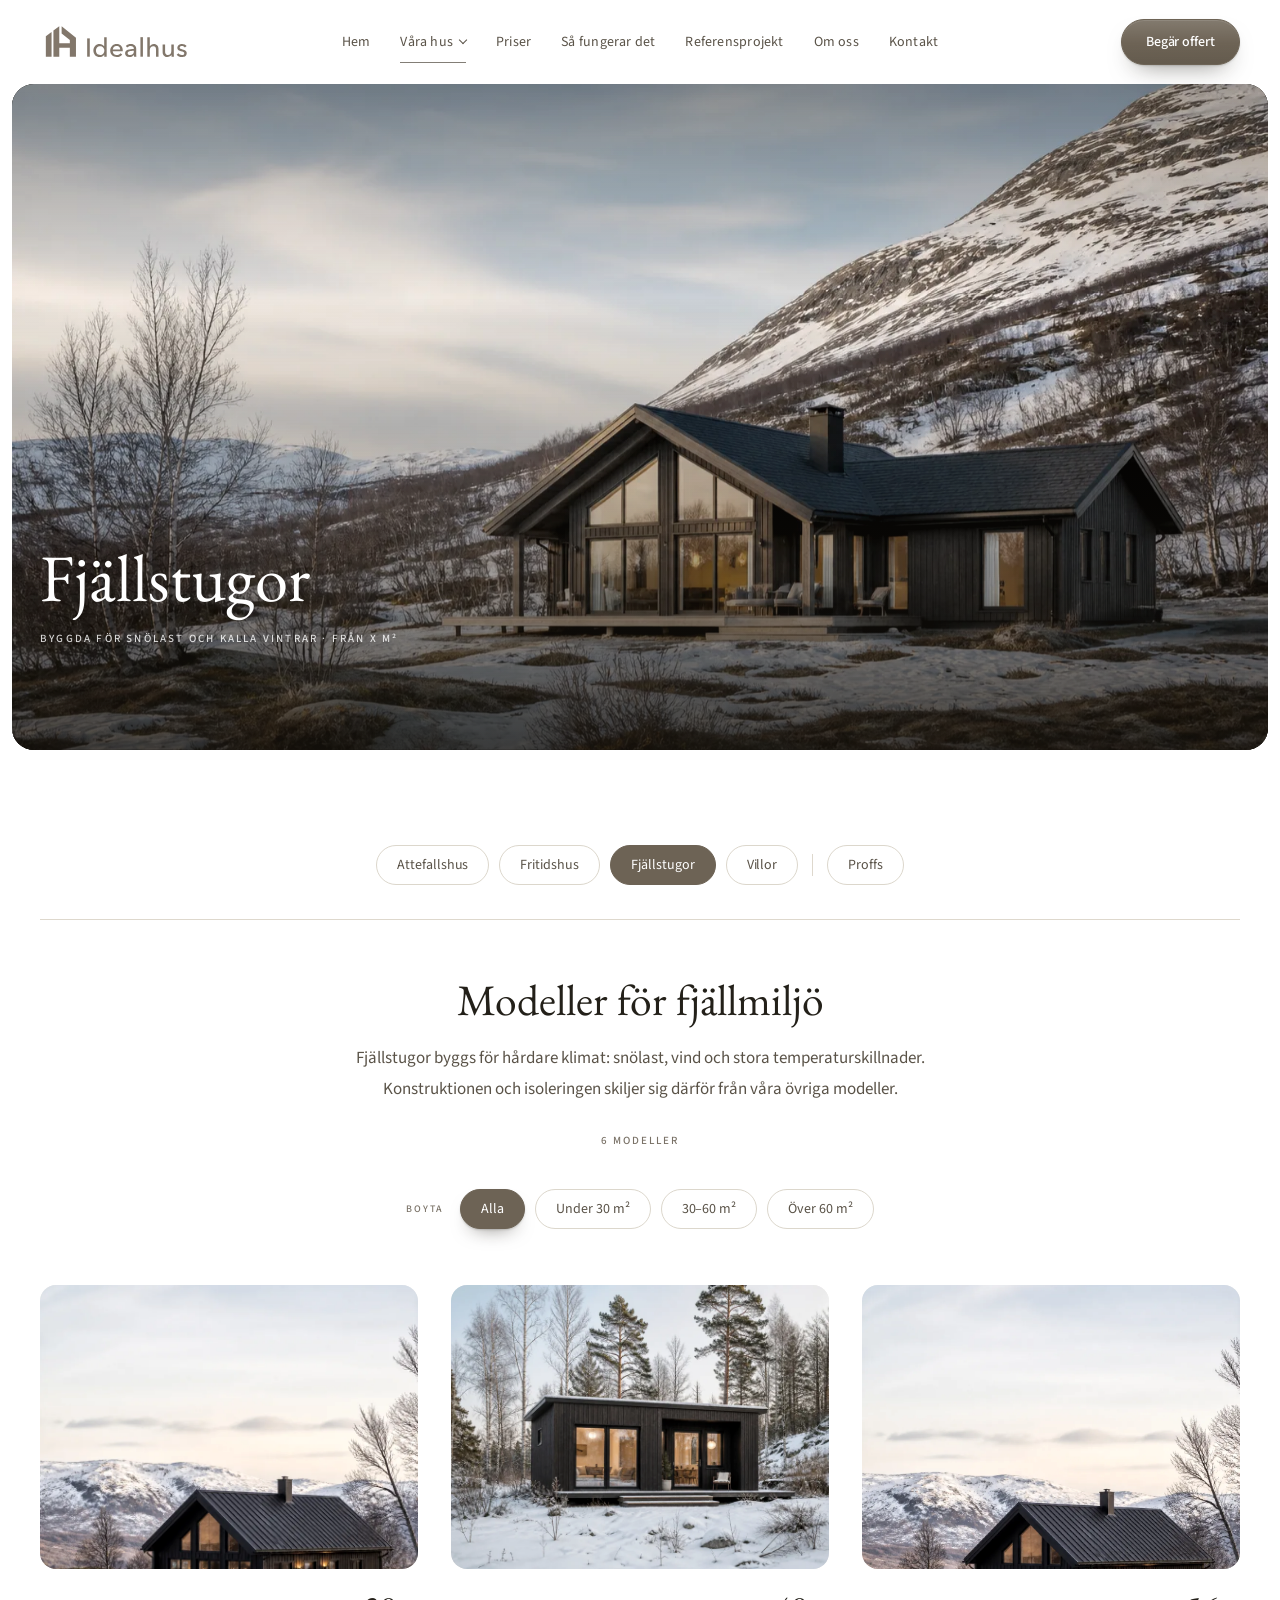
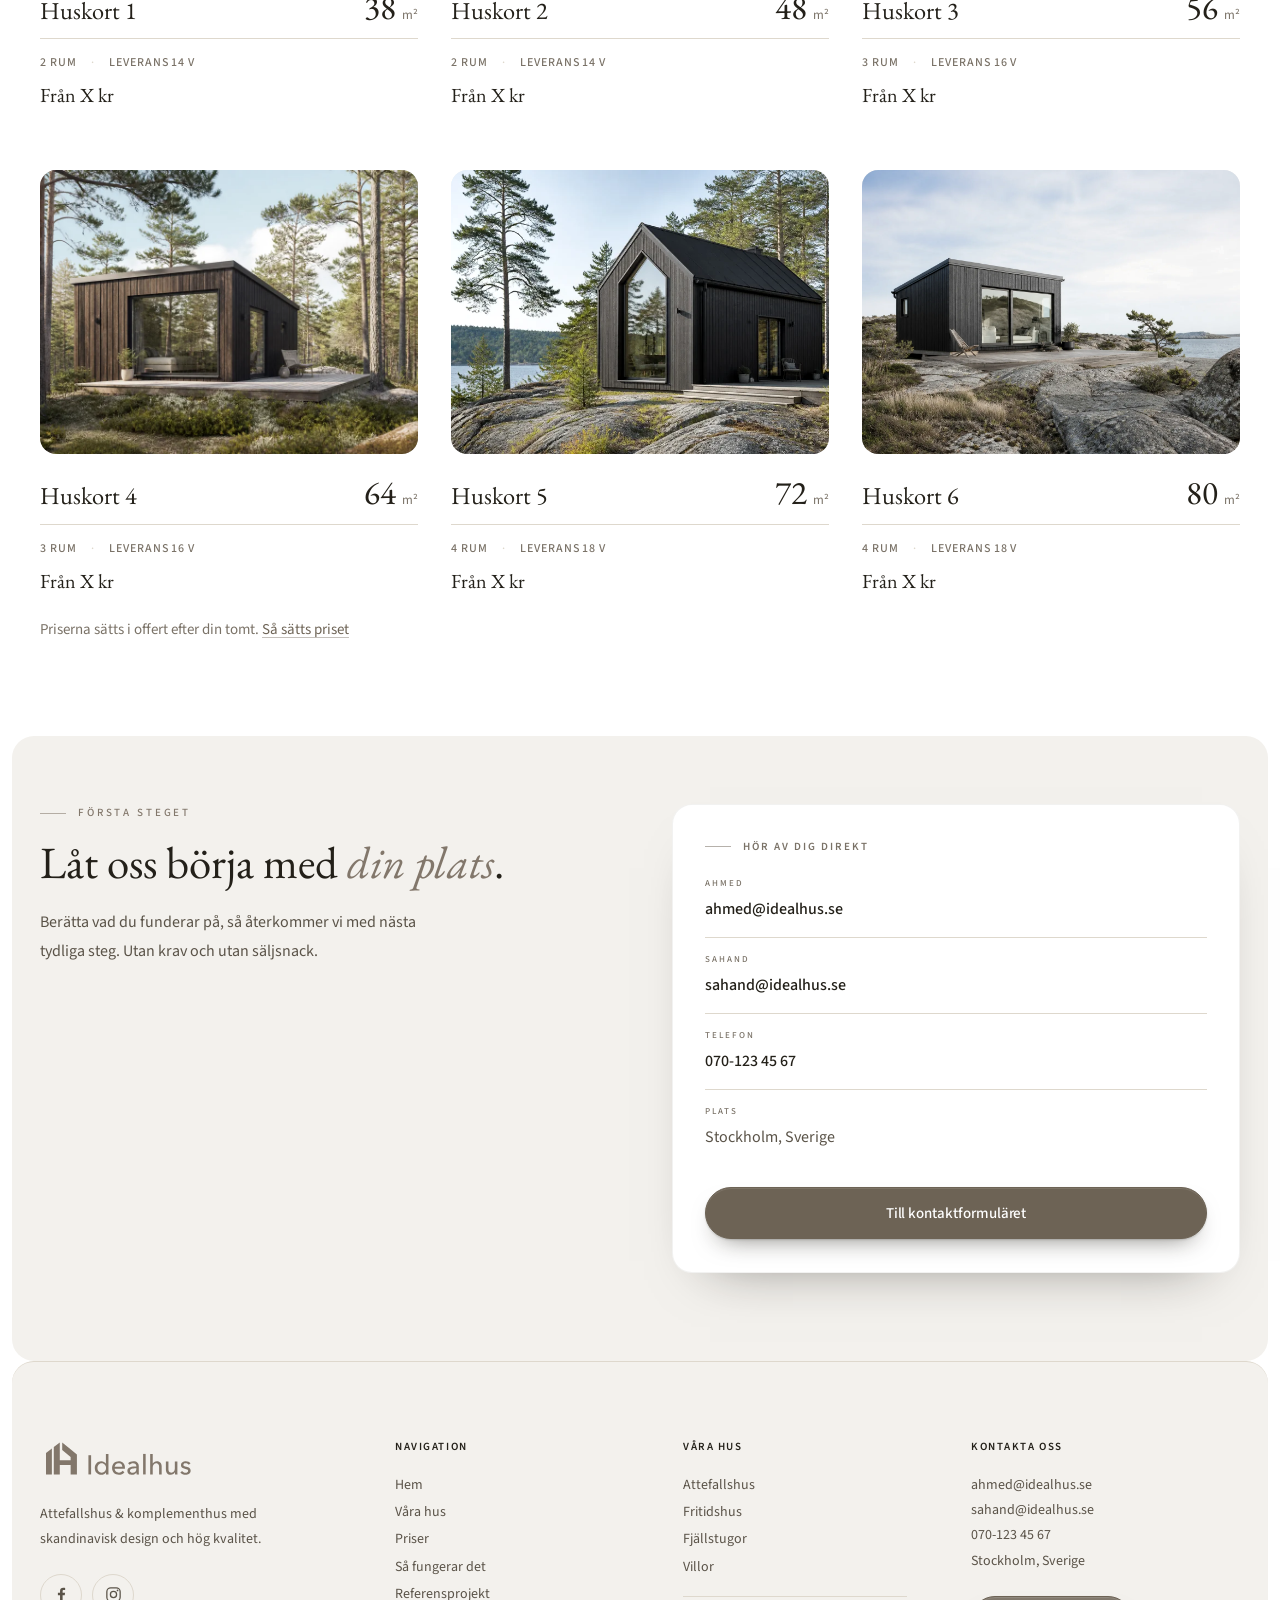
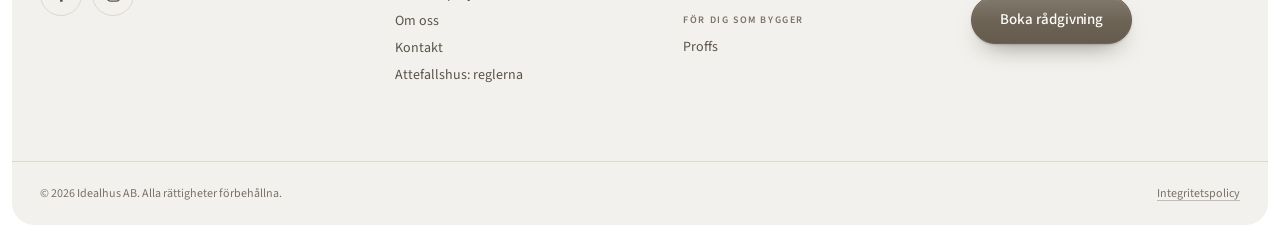
<file: fjallstugor.html>
<!doctype html>
<html lang="sv">
  <head>
    <meta charset="UTF-8">
    <meta name="viewport" content="width=device-width, initial-scale=1.0">
    <title>Fjällstugor | Idealhus</title>
    <meta name="description" content="Fjällstugor från Idealhus. Byggda för snölast, vind och stora temperaturskillnader – konstruktion och isolering anpassade för fjällklimat.">
    <meta name="theme-color" content="#2c2820">
    <link rel="icon" href="images/idealhus.svg" type="image/svg+xml">
    <link rel="icon" href="favicon.ico" sizes="32x32">
    <link rel="apple-touch-icon" href="apple-touch-icon.png">
    <link rel="canonical" href="https://dakotakrk.github.io/idealhus/fjallstugor.html">

    <meta property="og:type" content="website">
    <meta property="og:locale" content="sv_SE">
    <meta property="og:site_name" content="Idealhus">
    <meta property="og:title" content="Fjällstugor | Idealhus">
    <meta property="og:description" content="Fjällstugor från Idealhus. Byggda för snölast, vind och stora temperaturskillnader – konstruktion och isolering anpassade för fjällklimat.">
    <meta property="og:image" content="https://dakotakrk.github.io/idealhus/images/generated-category-fjallstuga-wide-01.webp">
    <meta property="og:url" content="https://dakotakrk.github.io/idealhus/fjallstugor.html">
    <meta name="twitter:card" content="summary_large_image">

    <link rel="preconnect" href="https://fonts.googleapis.com">
    <link rel="preconnect" href="https://fonts.gstatic.com" crossorigin>
    <link rel="stylesheet" href="https://fonts.googleapis.com/css2?family=EB+Garamond:ital,wght@0,400..600;1,400..600&family=Source+Sans+3:ital,wght@0,300..700;1,400&display=swap">
    <link rel="preload" as="image" href="images/generated-category-fjallstuga-wide-01.webp" fetchpriority="high">
    <link rel="stylesheet" href="styles.css?v=20260911l">
    <script type="application/ld+json">
    {
      "@context": "https://schema.org",
      "@type": "Organization",
      "@id": "https://dakotakrk.github.io/idealhus/#organisation",
      "name": "Idealhus",
      "legalName": "Idealhus AB",
      "url": "https://dakotakrk.github.io/idealhus/",
      "logo": "https://dakotakrk.github.io/idealhus/images/idealhus_logo.svg",
      "image": "https://dakotakrk.github.io/idealhus/images/hero-video-poster.webp",
      "email": "ahmed@idealhus.se",
      "description": "Idealhus formger och bygger attefallshus, fritidshus, fjallstugor och villor med skandinavisk design och svensk tillverkning.",
      "areaServed": "SE"
    }
    </script>
  </head>
  <body>
    <a class="skip" href="#innehall">Hoppa till innehållet</a>
    <header class="site-header">
      <div class="site-header__inner">
        <a class="logo" href="index.html" aria-label="Till Idealhus startsida">
          <img class="logo__svg" src="images/idealhus_logo.svg" width="1024" height="279" alt="Idealhus">
        </a>

        <nav class="main-nav" aria-label="Huvudmeny">
          <a class="main-nav__link" href="index.html">Hem</a>
          <div class="main-nav__item" data-dropdown>
            <button class="main-nav__link main-nav__link--active main-nav__toggle" type="button" aria-expanded="false" aria-controls="undermeny-hus">Våra hus<span class="main-nav__pil" aria-hidden="true"></span></button>
            <div class="main-nav__sub" id="undermeny-hus">
              <p class="main-nav__sub-etikett">För dig som ska bo</p>
              <a href="attefallshus.html">
                <img src="images/generated-category-attefallshus-card.webp" alt="" loading="lazy" decoding="async">
                <span>
                  <strong>Attefallshus</strong>
                  <em>Upp till 30 m², utan bygglov</em>
                </span>
              </a>
              <a href="fritidshus.html">
                <img src="images/generated-category-fritidshus-card.webp" alt="" loading="lazy" decoding="async">
                <span>
                  <strong>Fritidshus</strong>
                  <em>För helger och långa somrar</em>
                </span>
              </a>
              <a href="fjallstugor.html">
                <img src="images/generated-category-fjallstuga-card.webp" alt="" loading="lazy" decoding="async">
                <span>
                  <strong>Fjällstugor</strong>
                  <em>Byggda för snölast och kyla</em>
                </span>
              </a>
              <a href="villor.html">
                <img src="images/generated-house-gabled-01.webp" alt="" loading="lazy" decoding="async">
                <span>
                  <strong>Villor</strong>
                  <em>Permanentboende, full planlösning</em>
                </span>
              </a>
              <p class="main-nav__sub-etikett main-nav__sub-etikett--delad">För dig som bygger</p>
              <a href="proffs.html">
                <img src="images/generated-production-yard-01.webp" alt="" loading="lazy" decoding="async">
                <span>
                  <strong>Proffs</strong>
                  <em>Väggar, block och moduler</em>
                </span>
              </a>
            </div>
          </div>
          <a class="main-nav__link" href="priser.html">Priser</a>
          <a class="main-nav__link" href="sa-fungerar-det.html">Så fungerar det</a>
          <a class="main-nav__link" href="referensprojekt.html">Referensprojekt</a>
          <a class="main-nav__link" href="om-oss.html">Om oss</a>
          <a class="main-nav__link" href="kontakt.html">Kontakt</a>
        </nav>

        <div class="site-header__actions">
          <a class="header-button" href="kontakt.html">Begär offert</a>

          <button class="menu-button" type="button" aria-label="Öppna meny" aria-expanded="false" aria-controls="mobile-nav">
            <span class="menu-button__line"></span>
            <span class="menu-button__line"></span>
            <span class="menu-button__line"></span>
          </button>
        </div>
      </div>

      <nav class="mobile-nav" id="mobile-nav" aria-label="Meny" hidden>
        <a href="index.html">Hem</a>
        <div class="mobile-nav__grupp">
          <span>Våra hus</span>
          <a href="attefallshus.html">Attefallshus</a>
          <a href="fritidshus.html">Fritidshus</a>
          <a href="fjallstugor.html">Fjällstugor</a>
          <a href="villor.html">Villor</a>
          <span class="mobile-nav__under">För dig som bygger</span>
          <a href="proffs.html">Proffs</a>
        </div>
        <a href="priser.html">Priser</a>
        <a href="sa-fungerar-det.html">Så fungerar det</a>
        <a href="referensprojekt.html">Referensprojekt</a>
        <a href="om-oss.html">Om oss</a>
        <a href="kontakt.html">Kontakt</a>
        <a class="mobile-nav__cta" href="kontakt.html">Begär offert</a>
      </nav>
    </header>

    <main id="innehall">
      <section class="subpage-hero">
        <img class="subpage-hero__image" src="images/generated-category-fjallstuga-wide-01.webp" width="1600" height="900" fetchpriority="high" decoding="async" alt="Fjällstugor i svensk natur">

        <div class="subpage-hero__content-wrap">
          <div class="subpage-hero__content">
            <h1 class="subpage-hero__title">Fjällstugor</h1>
            <p class="subpage-hero__meta">Byggda för snölast och kalla vintrar · från X m²</p>
          </div>
        </div>
      </section>

      <section class="category">
        <div class="category__inner">
          <nav class="category-filter" aria-label="Huskategorier">
          <a href="attefallshus.html">Attefallshus</a>
          <a href="fritidshus.html">Fritidshus</a>
          <a href="fjallstugor.html" aria-current="page">Fjällstugor</a>
          <a href="villor.html">Villor</a>
          <span class="category-filter__delare" aria-hidden="true"></span>
          <a href="proffs.html">Proffs</a>
          </nav>

          <div class="category__head">
            <h2>Modeller för fjällmiljö</h2>
            <p class="category__ingress">Fjällstugor byggs för hårdare klimat: snölast, vind och stora temperaturskillnader. Konstruktionen och isoleringen skiljer sig därför från våra övriga modeller.</p>
            <p class="category__count">6 modeller</p>
          </div>

          <div class="filter" role="group" aria-label="Filtrera på boyta">
            <p class="filter__etikett">Boyta</p>
          <button type="button" data-min="0" data-max="99999" aria-pressed="true">Alla</button>
          <button type="button" data-min="0" data-max="29" aria-pressed="false">Under 30 m²</button>
          <button type="button" data-min="30" data-max="60" aria-pressed="false">30–60 m²</button>
          <button type="button" data-min="61" data-max="99999" aria-pressed="false">Över 60 m²</button>
          </div>

          <div class="model-grid">
          <article class="model-card" data-yta="38" data-rum="2">
            <a class="model-card__media" href="huskort.html?typ=fjallstugor&amp;modell=1">
              <img src="images/generated-category-fjallstuga-card.webp" loading="lazy" decoding="async" alt="Huskort 1, fjällstugor i svensk natur">
              <span class="model-card__pill" aria-hidden="true">Se huskortet</span>
            </a>
            <div class="model-card__rad">
              <h3 class="model-card__title"><a href="huskort.html?typ=fjallstugor&amp;modell=1">Huskort 1</a></h3>
              <p class="model-card__yta">38<span>m²</span></p>
            </div>
            <p class="model-card__facts"><span>2 rum</span><span>Leverans 14 v</span></p>
            <p class="model-card__price">Från X kr</p>
          </article>
          <article class="model-card" data-yta="48" data-rum="2">
            <a class="model-card__media" href="huskort.html?typ=fjallstugor&amp;modell=2">
              <img src="images/generated-house-winter-01.webp" loading="lazy" decoding="async" alt="Huskort 2, fjällstugor i svensk natur">
              <span class="model-card__pill" aria-hidden="true">Se huskortet</span>
            </a>
            <div class="model-card__rad">
              <h3 class="model-card__title"><a href="huskort.html?typ=fjallstugor&amp;modell=2">Huskort 2</a></h3>
              <p class="model-card__yta">48<span>m²</span></p>
            </div>
            <p class="model-card__facts"><span>2 rum</span><span>Leverans 14 v</span></p>
            <p class="model-card__price">Från X kr</p>
          </article>
          <article class="model-card" data-yta="56" data-rum="3">
            <a class="model-card__media" href="huskort.html?typ=fjallstugor&amp;modell=3">
              <img src="images/generated-category-fjallstuga-01.webp" loading="lazy" decoding="async" alt="Huskort 3, fjällstugor i svensk natur">
              <span class="model-card__pill" aria-hidden="true">Se huskortet</span>
            </a>
            <div class="model-card__rad">
              <h3 class="model-card__title"><a href="huskort.html?typ=fjallstugor&amp;modell=3">Huskort 3</a></h3>
              <p class="model-card__yta">56<span>m²</span></p>
            </div>
            <p class="model-card__facts"><span>3 rum</span><span>Leverans 16 v</span></p>
            <p class="model-card__price">Från X kr</p>
          </article>
          <article class="model-card" data-yta="64" data-rum="3">
            <a class="model-card__media" href="huskort.html?typ=fjallstugor&amp;modell=4">
              <img src="images/generated-house-forest-01.webp" loading="lazy" decoding="async" alt="Huskort 4, fjällstugor i svensk natur">
              <span class="model-card__pill" aria-hidden="true">Se huskortet</span>
            </a>
            <div class="model-card__rad">
              <h3 class="model-card__title"><a href="huskort.html?typ=fjallstugor&amp;modell=4">Huskort 4</a></h3>
              <p class="model-card__yta">64<span>m²</span></p>
            </div>
            <p class="model-card__facts"><span>3 rum</span><span>Leverans 16 v</span></p>
            <p class="model-card__price">Från X kr</p>
          </article>
          <article class="model-card" data-yta="72" data-rum="4">
            <a class="model-card__media" href="huskort.html?typ=fjallstugor&amp;modell=5">
              <img src="images/generated-house-gabled-01.webp" loading="lazy" decoding="async" alt="Huskort 5, fjällstugor i svensk natur">
              <span class="model-card__pill" aria-hidden="true">Se huskortet</span>
            </a>
            <div class="model-card__rad">
              <h3 class="model-card__title"><a href="huskort.html?typ=fjallstugor&amp;modell=5">Huskort 5</a></h3>
              <p class="model-card__yta">72<span>m²</span></p>
            </div>
            <p class="model-card__facts"><span>4 rum</span><span>Leverans 18 v</span></p>
            <p class="model-card__price">Från X kr</p>
          </article>
          <article class="model-card" data-yta="80" data-rum="4">
            <a class="model-card__media" href="huskort.html?typ=fjallstugor&amp;modell=6">
              <img src="images/generated-house-coast-01.webp" loading="lazy" decoding="async" alt="Huskort 6, fjällstugor i svensk natur">
              <span class="model-card__pill" aria-hidden="true">Se huskortet</span>
            </a>
            <div class="model-card__rad">
              <h3 class="model-card__title"><a href="huskort.html?typ=fjallstugor&amp;modell=6">Huskort 6</a></h3>
              <p class="model-card__yta">80<span>m²</span></p>
            </div>
            <p class="model-card__facts"><span>4 rum</span><span>Leverans 18 v</span></p>
            <p class="model-card__price">Från X kr</p>
          </article>
          </div>

          <p class="category__prisrad">
            Priserna sätts i offert efter din tomt.
            <a href="priser.html">Så sätts priset</a>
          </p>
        </div>
      </section>

      <section class="contact-section" id="kontakt">
        <div class="contact-section__inner">
          <div class="contact-section__intro">
            <p class="section-label section-label--accent">Första steget</p>
            <h2 class="contact-section__title">Låt oss börja med <em>din plats</em>.</h2>
            <p class="contact-section__text">
              Berätta vad du funderar på, så återkommer vi med nästa tydliga
              steg. Utan krav och utan säljsnack.
            </p>
          </div>

          <div class="kontaktkort">
            <p class="kontaktkort__rubrik">Hör av dig direkt</p>

            <div class="contact-section__meta">
              <div>
                <span class="contact-section__meta-label">Ahmed</span>
                <a class="contact-section__meta-value" href="mailto:ahmed@idealhus.se">ahmed@idealhus.se</a>
              </div>
              <div>
                <span class="contact-section__meta-label">Sahand</span>
                <a class="contact-section__meta-value" href="mailto:sahand@idealhus.se">sahand@idealhus.se</a>
              </div>
              <div>
                <span class="contact-section__meta-label">Telefon</span>
                <a class="contact-section__meta-value" href="tel:+46701234567">070-123 45 67</a>
              </div>
              <div>
                <span class="contact-section__meta-label">Plats</span>
                <span class="contact-section__meta-value contact-section__meta-value--tyst">Stockholm, Sverige</span>
              </div>
            </div>

            <a class="kontaktkort__knapp" href="kontakt.html">Till kontaktformuläret</a>
          </div>
        </div>
      </section>
    </main>

    <footer class="site-footer">
      <div class="site-footer__inner">
        <div>
          <img class="site-footer__logo" src="images/idealhus_logo.svg" width="1024" height="279" loading="lazy" decoding="async" alt="Idealhus">
          <p class="site-footer__text">
            Attefallshus &amp; komplementhus med skandinavisk design och hög kvalitet.
          </p>
          <div class="site-footer__social">
            <a href="#" aria-label="Idealhus på Facebook" target="_blank" rel="noopener">
              <svg viewBox="0 0 24 24" fill="currentColor" aria-hidden="true" focusable="false">
                <path d="M13.4 21v-8h2.7l.4-3.1h-3.1V7.9c0-.9.25-1.45 1.55-1.45h1.65V3.68c-.29-.04-1.27-.13-2.42-.13-2.4 0-4.03 1.46-4.03 4.15v2.2H7.45V13h2.7v8h3.25z"/>
              </svg>
            </a>
            <a href="#" aria-label="Idealhus på Instagram" target="_blank" rel="noopener">
              <svg viewBox="0 0 24 24" fill="none" stroke="currentColor" stroke-width="1.6" aria-hidden="true" focusable="false">
                <rect x="3.6" y="3.6" width="16.8" height="16.8" rx="5"/>
                <circle cx="12" cy="12" r="3.9"/>
                <circle cx="17.1" cy="6.9" r="1.1" fill="currentColor" stroke="none"/>
              </svg>
            </a>
          </div>
        </div>

        <div>
          <h2 class="site-footer__heading">Navigation</h2>
          <nav class="site-footer__nav" aria-label="Sidfot navigation">
            <a href="index.html">Hem</a>
            <a href="attefallshus.html">Våra hus</a>
            <a href="priser.html">Priser</a>
            <a href="sa-fungerar-det.html">Så fungerar det</a>
            <a href="referensprojekt.html">Referensprojekt</a>
            <a href="om-oss.html">Om oss</a>
            <a href="kontakt.html">Kontakt</a>
            <a href="attefallshus-regler.html">Attefallshus: reglerna</a>
          </nav>
        </div>

        <div>
          <h2 class="site-footer__heading">Våra hus</h2>
          <nav class="site-footer__nav" aria-label="Sidfot husmodeller">
            <a href="attefallshus.html">Attefallshus</a>
            <a href="fritidshus.html">Fritidshus</a>
            <a href="fjallstugor.html">Fjällstugor</a>
            <a href="villor.html">Villor</a>
            <span class="site-footer__etikett">För dig som bygger</span>
            <a href="proffs.html">Proffs</a>
          </nav>
        </div>

        <div>
          <h2 class="site-footer__heading">Kontakta oss</h2>
          <p class="site-footer__text">
            <a href="mailto:ahmed@idealhus.se">ahmed@idealhus.se</a><br>
            <a href="mailto:sahand@idealhus.se">sahand@idealhus.se</a><br>
            <a href="tel:+46701234567">070-123 45 67</a><br>
            Stockholm, Sverige
          </p>
          <a class="site-footer__button" href="kontakt.html">Boka rådgivning</a>
        </div>
      </div>

      <div class="site-footer__bottom">
        <span>© 2026 Idealhus AB. Alla rättigheter förbehållna.</span>
        <a class="site-footer__policy" href="integritetspolicy.html">Integritetspolicy</a>
      </div>
    </footer>

    <script>
      // Teckningarna i skedeskorten ritar upp sig nar de kommer i vy.
      // Langden mats per linje, annars drar korta och langa streck i
      // olika takt. Fyllda delar tonas in i stallet.
      (function () {
        if (!window.IntersectionObserver) return;
        if (window.matchMedia('(prefers-reduced-motion: reduce)').matches) return;

        var teckningar = document.querySelectorAll('.skede__bild svg, .fas__bild svg');
        if (!teckningar.length) return;

        Array.prototype.forEach.call(teckningar, function (svg) {
          var nr = 0;
          Array.prototype.forEach.call(svg.querySelectorAll('path, rect'), function (el) {
            el.style.setProperty('--i', nr);
            nr += 1;
            if (el.classList.contains('accentfyll')) return;
            var langd = 0;
            try { langd = el.getTotalLength(); } catch (e) { langd = 0; }
            if (langd) el.style.setProperty('--len', Math.ceil(langd));
          });
          svg.classList.add('teckning');
        });

        // Ritas en gang, men vaken-klassen foljer med in och ut ur vyn:
        // evighetsrorelsen ska inte rulla nar teckningen inte syns.
        var obs = new IntersectionObserver(function (poster) {
          poster.forEach(function (p) {
            p.target.classList.toggle('teckning--vaken', p.isIntersecting);
            if (p.isIntersecting) p.target.classList.add('teckning--ritad');
          });
        }, { threshold: 0.15 });

        Array.prototype.forEach.call(teckningar, function (svg) { obs.observe(svg); });

        // Skyddsnat: en teckning som inte hunnit bli uppritad ska inte
        // sta kvar som en tom ruta. Det som syns ritas anda.
        window.setTimeout(function () {
          Array.prototype.forEach.call(teckningar, function (svg) {
            var r = svg.getBoundingClientRect();
            if (r.top < window.innerHeight && r.bottom > 0) {
              svg.classList.add('teckning--ritad');
            }
          });
        }, 2500);
      })();
    </script>
    <script>
      // En sidovergang som hoppas over avvisar sina loften. Utan
      // detta hamnar "Transition was skipped" i konsolen pa varje
      // sidbyte som webblasaren valjer bort.
      (function () {
        function tyst(e) {
          if (e.viewTransition) e.viewTransition.finished.catch(function () {});
        }
        window.addEventListener('pageswap', tyst);
        window.addEventListener('pagereveal', tyst);
      })();
    </script>
    <script>
      (function () {
        var item = document.querySelector('[data-dropdown]');
        if (!item) return;
        var knapp = item.querySelector('.main-nav__toggle');
        var stangTimer;
        function satt(oppen) {
          item.classList.toggle('main-nav__item--open', oppen);
          knapp.setAttribute('aria-expanded', String(oppen));
        }
        knapp.addEventListener('click', function () {
          satt(!item.classList.contains('main-nav__item--open'));
        });
        item.addEventListener('mouseenter', function () {
          window.clearTimeout(stangTimer);
          if (window.matchMedia('(hover: hover)').matches) satt(true);
        });
        item.addEventListener('mouseleave', function () {
          if (!window.matchMedia('(hover: hover)').matches) return;
          stangTimer = window.setTimeout(function () { satt(false); }, 160);
        });
        document.addEventListener('keydown', function (e) {
          if (e.key === 'Escape' && item.classList.contains('main-nav__item--open')) {
            satt(false); knapp.focus();
          }
        });
        document.addEventListener('click', function (e) {
          if (!item.contains(e.target)) satt(false);
        });
      })();

      (function () {
        var knapp = document.querySelector('.menu-button');
        var panel = document.getElementById('mobile-nav');
        if (!knapp || !panel) return;
        knapp.addEventListener('click', function () {
          var oppen = knapp.getAttribute('aria-expanded') === 'true';
          knapp.setAttribute('aria-expanded', String(!oppen));
          knapp.setAttribute('aria-label', oppen ? 'Öppna meny' : 'Stäng meny');
          knapp.classList.toggle('menu-button--open', !oppen);
          panel.hidden = oppen;
          // Sidans rullelement ar <html>. Utan last rullar sidan bakom
          // en meny som tacker nastan hela skarmen.
          document.documentElement.style.overflow = oppen ? '' : 'hidden';
        });
      })();

      (function () {
        if (!window.IntersectionObserver) return;
        var valjare = ['.subpage-hero__content', '.category-filter', '.filter', '.category__head',
          '.model-card', '.process__head', '.process__lista li', '.team-kort',
          '.galleri figure', '.segment__block', '.contact-page-hero__inner',
          '.contact-person', '.textsida > *', '.contact-section__intro', '.contact-form'].join(',');
        var element = Array.prototype.slice.call(document.querySelectorAll(valjare));
        if (!element.length) return;
        document.documentElement.classList.add('js-reveal');
        var raknare = new Map();
        element.forEach(function (el) {
          el.classList.add('reveal');
          var f = el.parentElement;
          var i = raknare.get(f) || 0;
          raknare.set(f, i + 1);
          if (i) el.style.setProperty('--reveal-delay', (i * 0.06).toFixed(2) + 's');
        });
        element.forEach(function (el) {
          if (el.getBoundingClientRect().top < window.innerHeight) {
            el.style.setProperty('--reveal-delay', '0s');
            el.classList.add('reveal--inne');
          }
        });
        var obs = new IntersectionObserver(function (poster) {
          poster.forEach(function (p) {
            if (!p.isIntersecting) return;
            p.target.classList.add('reveal--inne');
            obs.unobserve(p.target);
          });
        }, { rootMargin: '0px 0px -8% 0px', threshold: 0.05 });
        element.forEach(function (el) { obs.observe(el); });
        // Skyddsnatet mater bara det som ar kvar, hogst fyra ganger i
        // sekunden, och kopplar bort sig sjalvt nar allt ar framme. Att
        // mata alla element i varje bildruta tvingade fram en layout per
        // bildruta - det var det som hackade under rullning.
        var kvar = element.filter(function (el) {
          return !el.classList.contains('reveal--inne');
        });
        var senast = 0;
        function kolla() {
          var nu = Date.now();
          if (nu - senast < 250) return;
          senast = nu;
          for (var i = kvar.length - 1; i >= 0; i--) {
            var el = kvar[i];
            if (el.classList.contains('reveal--inne')) {
              kvar.splice(i, 1);
              continue;
            }
            var r = el.getBoundingClientRect();
            if (r.top < window.innerHeight && r.bottom > 0) {
              el.classList.add('reveal--inne');
              obs.unobserve(el);
              kvar.splice(i, 1);
            }
          }
          if (!kvar.length) window.removeEventListener('scroll', kolla);
        }
        if (kvar.length) window.addEventListener('scroll', kolla, { passive: true });
      })();

      (function () {
        var rad = document.querySelector('.category-filter');
        if (!rad) return;
        function uppdatera() {
          var mer = rad.scrollWidth - rad.clientWidth - rad.scrollLeft > 8;
          rad.classList.toggle('category-filter--mer', mer);
        }
        uppdatera();
        rad.addEventListener('scroll', uppdatera, { passive: true });
        window.addEventListener('resize', uppdatera);
      })();

      // Egen rullgardin. Systemets egen lista gar inte att forma, sa den
      // byggs om har. Selecten ligger kvar dold och bar vardet, vilket
      // gor att formularets ovriga kod inte behover veta om det har.
      (function () {
        var listor = document.querySelectorAll('.contact-form select');
        var lopnr = 0;
        Array.prototype.forEach.call(listor, function (select) {
          if (!select.options.length) return;
          lopnr += 1;
          var skal = document.createElement('div');
          skal.className = 'valj';
          select.parentNode.insertBefore(skal, select);
          skal.appendChild(select);

          var knapp = document.createElement('button');
          knapp.type = 'button';
          knapp.className = 'valj__knapp';
          knapp.setAttribute('aria-haspopup', 'listbox');
          knapp.setAttribute('aria-expanded', 'false');
          var etikett = select.id
            ? document.querySelector('label[for="' + select.id + '"]')
            : null;
          if (etikett) {
            if (!etikett.id) etikett.id = 'valj-etikett-' + lopnr;
            knapp.setAttribute('aria-labelledby', etikett.id + ' valj-text-' + lopnr);
          }

          var text = document.createElement('span');
          text.className = 'valj__text';
          text.id = 'valj-text-' + lopnr;
          var pil = document.createElement('span');
          pil.className = 'valj__pil';
          knapp.appendChild(text);
          knapp.appendChild(pil);

          var lista = document.createElement('ul');
          lista.className = 'valj__lista';
          lista.id = 'valj-lista-' + lopnr;
          lista.setAttribute('role', 'listbox');
          lista.hidden = true;
          knapp.setAttribute('aria-controls', lista.id);

          var val = [];
          Array.prototype.forEach.call(select.options, function (o, i) {
            var li = document.createElement('li');
            li.className = 'valj__val';
            li.id = 'valj-' + lopnr + '-' + i;
            li.setAttribute('role', 'option');
            li.setAttribute('aria-selected', String(i === select.selectedIndex));
            li.textContent = o.textContent;
            lista.appendChild(li);
            val.push(li);
          });

          skal.appendChild(knapp);
          skal.appendChild(lista);

          var markerad = select.selectedIndex < 0 ? 0 : select.selectedIndex;

          function visaValt() {
            var o = select.options[select.selectedIndex];
            text.textContent = o ? o.textContent : '';
            text.classList.toggle('valj__text--tom', !select.value);
          }

          function markera(i) {
            if (i < 0) i = 0;
            if (i > val.length - 1) i = val.length - 1;
            markerad = i;
            val.forEach(function (li, n) {
              li.classList.toggle('valj__val--markerad', n === i);
            });
            knapp.setAttribute('aria-activedescendant', val[i].id);
            if (!lista.hidden && val[i].scrollIntoView) {
              val[i].scrollIntoView({ block: 'nearest' });
            }
          }

          function oppna() {
            lista.hidden = false;
            knapp.setAttribute('aria-expanded', 'true');
            markera(select.selectedIndex < 0 ? 0 : select.selectedIndex);
          }

          function stang(aterfokus) {
            lista.hidden = true;
            knapp.setAttribute('aria-expanded', 'false');
            knapp.removeAttribute('aria-activedescendant');
            if (aterfokus) knapp.focus();
          }

          function valj(i) {
            select.selectedIndex = i;
            val.forEach(function (li, n) {
              li.setAttribute('aria-selected', String(n === i));
            });
            visaValt();
            var h = document.createEvent('HTMLEvents');
            h.initEvent('change', true, false);
            select.dispatchEvent(h);
          }

          knapp.addEventListener('click', function () {
            if (lista.hidden) oppna(); else stang(false);
          });

          knapp.addEventListener('keydown', function (e) {
            var k = e.key;
            if (lista.hidden) {
              if (k === 'ArrowDown' || k === 'ArrowUp' || k === 'Enter' || k === ' ') {
                e.preventDefault();
                oppna();
              }
              return;
            }
            if (k === 'ArrowDown') { e.preventDefault(); markera(markerad + 1); }
            else if (k === 'ArrowUp') { e.preventDefault(); markera(markerad - 1); }
            else if (k === 'Home') { e.preventDefault(); markera(0); }
            else if (k === 'End') { e.preventDefault(); markera(val.length - 1); }
            else if (k === 'Enter' || k === ' ') {
              e.preventDefault();
              valj(markerad);
              stang(true);
            } else if (k === 'Escape') { e.preventDefault(); stang(true); }
            else if (k === 'Tab') { stang(false); }
          });

          lista.addEventListener('mousedown', function (e) { e.preventDefault(); });

          lista.addEventListener('click', function (e) {
            var i = val.indexOf(e.target);
            if (i < 0) return;
            valj(i);
            stang(true);
          });

          lista.addEventListener('mousemove', function (e) {
            var i = val.indexOf(e.target);
            if (i > -1 && i !== markerad) markera(i);
          });

          document.addEventListener('click', function (e) {
            if (!lista.hidden && !skal.contains(e.target)) stang(false);
          });

          visaValt();
        });
      })();


      (function () {
        var grid = document.querySelector('.model-grid');
        var filter = document.querySelector('.filter');
        if (!grid || !filter) return;

        var kort = Array.prototype.slice.call(grid.querySelectorAll('.model-card'));
        var raknare = document.querySelector('.category__count');
        var tomt = document.createElement('p');
        tomt.className = 'model-grid__tomt';
        tomt.hidden = true;
        tomt.textContent = 'Ingen modell i det spannet ännu. Prova ett annat, eller hör av dig så letar vi tillsammans.';
        grid.appendChild(tomt);

        function filtrera(min, max) {
          var kvar = 0;
          kort.forEach(function (k) {
            var yta = parseInt(k.getAttribute('data-yta'), 10);
            var med = isNaN(yta) || (yta >= min && yta <= max);
            k.hidden = !med;
            if (med) kvar++;
          });
          tomt.hidden = kvar > 0;
          if (raknare) raknare.textContent = kvar === 1 ? '1 modell' : kvar + ' modeller';
        }

        filter.addEventListener('click', function (e) {
          var knapp = e.target.closest('button');
          if (!knapp) return;
          filter.querySelectorAll('button').forEach(function (b) {
            b.setAttribute('aria-pressed', String(b === knapp));
          });
          filtrera(parseInt(knapp.dataset.min, 10) || 0,
                   parseInt(knapp.dataset.max, 10) || 99999);
        });
      })();
    </script>
  </body>
</html>
</file>
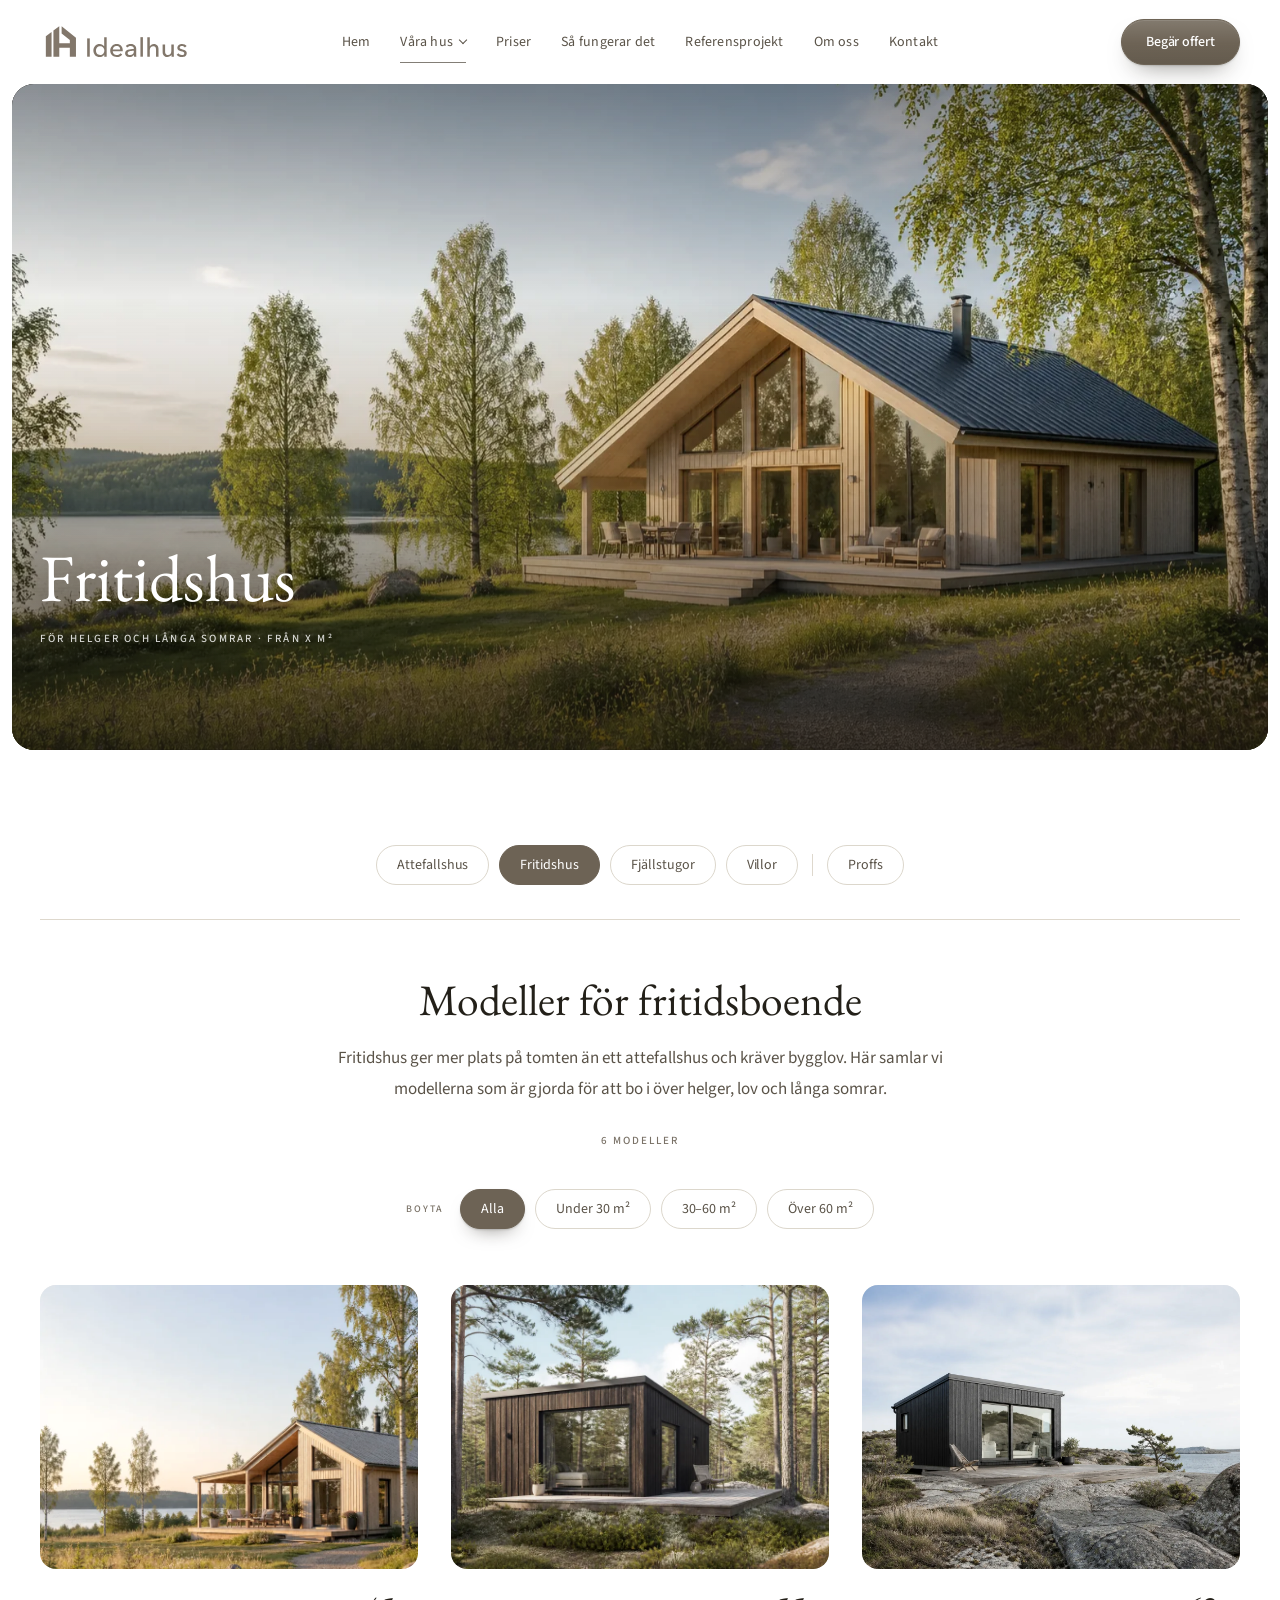
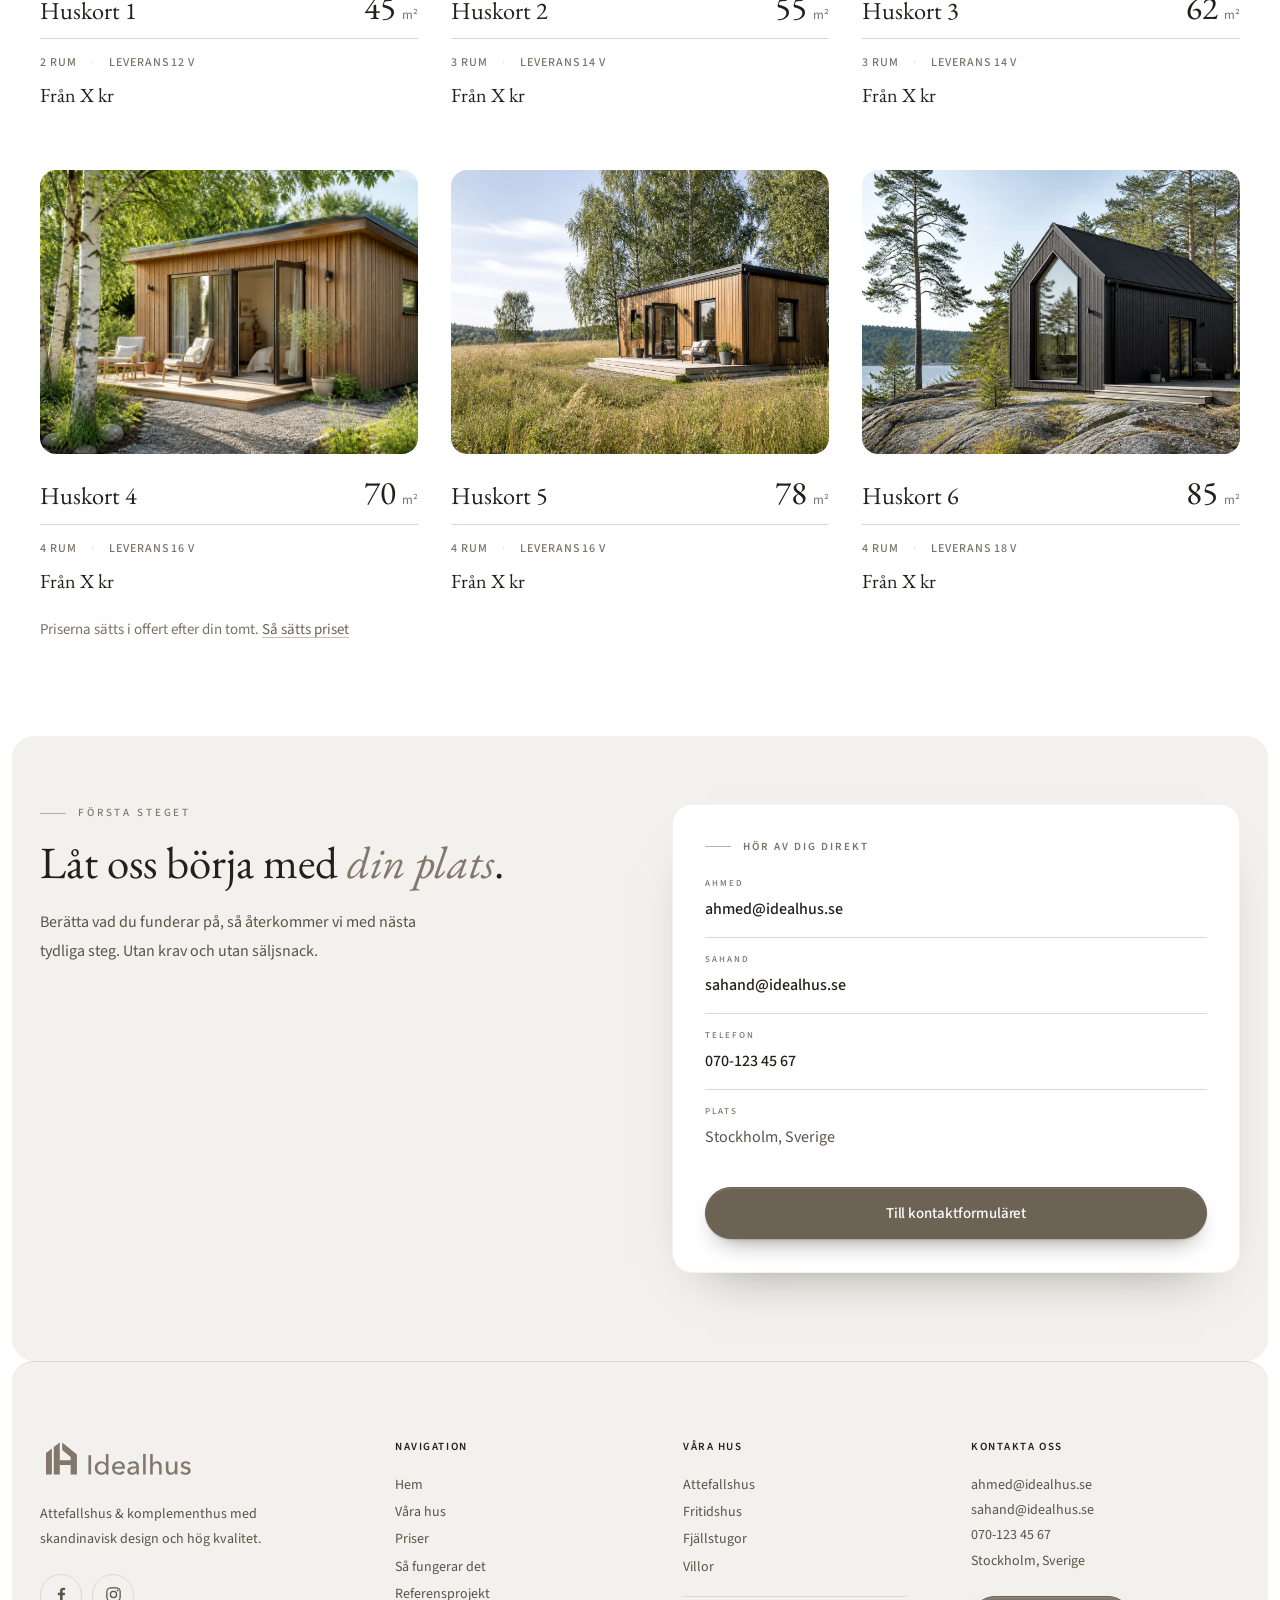
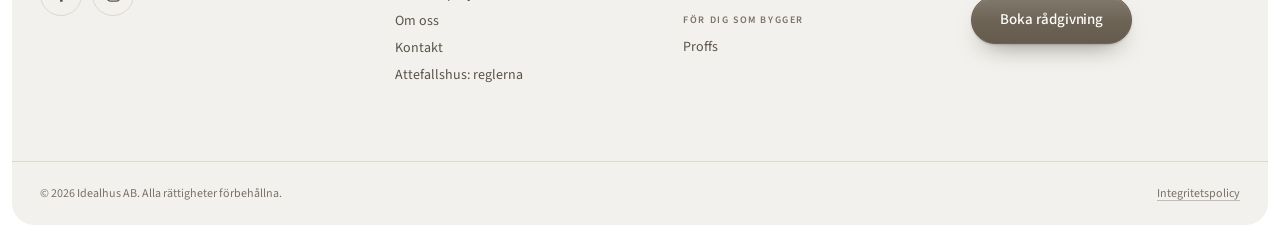
<file: fritidshus.html>
<!doctype html>
<html lang="sv">
  <head>
    <meta charset="UTF-8">
    <meta name="viewport" content="width=device-width, initial-scale=1.0">
    <title>Fritidshus | Idealhus</title>
    <meta name="description" content="Fritidshus från Idealhus. Mer plats på tomten än ett attefallshus, byggda för att bo i över helger, lov och långa somrar. Kräver bygglov.">
    <meta name="theme-color" content="#2c2820">
    <link rel="icon" href="images/idealhus.svg" type="image/svg+xml">
    <link rel="icon" href="favicon.ico" sizes="32x32">
    <link rel="apple-touch-icon" href="apple-touch-icon.png">
    <link rel="canonical" href="https://dakotakrk.github.io/idealhus/fritidshus.html">

    <meta property="og:type" content="website">
    <meta property="og:locale" content="sv_SE">
    <meta property="og:site_name" content="Idealhus">
    <meta property="og:title" content="Fritidshus | Idealhus">
    <meta property="og:description" content="Fritidshus från Idealhus. Mer plats på tomten än ett attefallshus, byggda för att bo i över helger, lov och långa somrar. Kräver bygglov.">
    <meta property="og:image" content="https://dakotakrk.github.io/idealhus/images/generated-category-fritidshus-wide-01.webp">
    <meta property="og:url" content="https://dakotakrk.github.io/idealhus/fritidshus.html">
    <meta name="twitter:card" content="summary_large_image">

    <link rel="preconnect" href="https://fonts.googleapis.com">
    <link rel="preconnect" href="https://fonts.gstatic.com" crossorigin>
    <link rel="stylesheet" href="https://fonts.googleapis.com/css2?family=EB+Garamond:ital,wght@0,400..600;1,400..600&family=Source+Sans+3:ital,wght@0,300..700;1,400&display=swap">
    <link rel="preload" as="image" href="images/generated-category-fritidshus-wide-01.webp" fetchpriority="high">
    <link rel="stylesheet" href="styles.css?v=20260911l">
    <script type="application/ld+json">
    {
      "@context": "https://schema.org",
      "@type": "Organization",
      "@id": "https://dakotakrk.github.io/idealhus/#organisation",
      "name": "Idealhus",
      "legalName": "Idealhus AB",
      "url": "https://dakotakrk.github.io/idealhus/",
      "logo": "https://dakotakrk.github.io/idealhus/images/idealhus_logo.svg",
      "image": "https://dakotakrk.github.io/idealhus/images/hero-video-poster.webp",
      "email": "ahmed@idealhus.se",
      "description": "Idealhus formger och bygger attefallshus, fritidshus, fjallstugor och villor med skandinavisk design och svensk tillverkning.",
      "areaServed": "SE"
    }
    </script>
  </head>
  <body>
    <a class="skip" href="#innehall">Hoppa till innehållet</a>
    <header class="site-header">
      <div class="site-header__inner">
        <a class="logo" href="index.html" aria-label="Till Idealhus startsida">
          <img class="logo__svg" src="images/idealhus_logo.svg" width="1024" height="279" alt="Idealhus">
        </a>

        <nav class="main-nav" aria-label="Huvudmeny">
          <a class="main-nav__link" href="index.html">Hem</a>
          <div class="main-nav__item" data-dropdown>
            <button class="main-nav__link main-nav__link--active main-nav__toggle" type="button" aria-expanded="false" aria-controls="undermeny-hus">Våra hus<span class="main-nav__pil" aria-hidden="true"></span></button>
            <div class="main-nav__sub" id="undermeny-hus">
              <p class="main-nav__sub-etikett">För dig som ska bo</p>
              <a href="attefallshus.html">
                <img src="images/generated-category-attefallshus-card.webp" alt="" loading="lazy" decoding="async">
                <span>
                  <strong>Attefallshus</strong>
                  <em>Upp till 30 m², utan bygglov</em>
                </span>
              </a>
              <a href="fritidshus.html">
                <img src="images/generated-category-fritidshus-card.webp" alt="" loading="lazy" decoding="async">
                <span>
                  <strong>Fritidshus</strong>
                  <em>För helger och långa somrar</em>
                </span>
              </a>
              <a href="fjallstugor.html">
                <img src="images/generated-category-fjallstuga-card.webp" alt="" loading="lazy" decoding="async">
                <span>
                  <strong>Fjällstugor</strong>
                  <em>Byggda för snölast och kyla</em>
                </span>
              </a>
              <a href="villor.html">
                <img src="images/generated-house-gabled-01.webp" alt="" loading="lazy" decoding="async">
                <span>
                  <strong>Villor</strong>
                  <em>Permanentboende, full planlösning</em>
                </span>
              </a>
              <p class="main-nav__sub-etikett main-nav__sub-etikett--delad">För dig som bygger</p>
              <a href="proffs.html">
                <img src="images/generated-production-yard-01.webp" alt="" loading="lazy" decoding="async">
                <span>
                  <strong>Proffs</strong>
                  <em>Väggar, block och moduler</em>
                </span>
              </a>
            </div>
          </div>
          <a class="main-nav__link" href="priser.html">Priser</a>
          <a class="main-nav__link" href="sa-fungerar-det.html">Så fungerar det</a>
          <a class="main-nav__link" href="referensprojekt.html">Referensprojekt</a>
          <a class="main-nav__link" href="om-oss.html">Om oss</a>
          <a class="main-nav__link" href="kontakt.html">Kontakt</a>
        </nav>

        <div class="site-header__actions">
          <a class="header-button" href="kontakt.html">Begär offert</a>

          <button class="menu-button" type="button" aria-label="Öppna meny" aria-expanded="false" aria-controls="mobile-nav">
            <span class="menu-button__line"></span>
            <span class="menu-button__line"></span>
            <span class="menu-button__line"></span>
          </button>
        </div>
      </div>

      <nav class="mobile-nav" id="mobile-nav" aria-label="Meny" hidden>
        <a href="index.html">Hem</a>
        <div class="mobile-nav__grupp">
          <span>Våra hus</span>
          <a href="attefallshus.html">Attefallshus</a>
          <a href="fritidshus.html">Fritidshus</a>
          <a href="fjallstugor.html">Fjällstugor</a>
          <a href="villor.html">Villor</a>
          <span class="mobile-nav__under">För dig som bygger</span>
          <a href="proffs.html">Proffs</a>
        </div>
        <a href="priser.html">Priser</a>
        <a href="sa-fungerar-det.html">Så fungerar det</a>
        <a href="referensprojekt.html">Referensprojekt</a>
        <a href="om-oss.html">Om oss</a>
        <a href="kontakt.html">Kontakt</a>
        <a class="mobile-nav__cta" href="kontakt.html">Begär offert</a>
      </nav>
    </header>

    <main id="innehall">
      <section class="subpage-hero">
        <img class="subpage-hero__image" src="images/generated-category-fritidshus-wide-01.webp" width="1600" height="900" fetchpriority="high" decoding="async" alt="Fritidshus i svensk natur">

        <div class="subpage-hero__content-wrap">
          <div class="subpage-hero__content">
            <h1 class="subpage-hero__title">Fritidshus</h1>
            <p class="subpage-hero__meta">För helger och långa somrar · från X m²</p>
          </div>
        </div>
      </section>

      <section class="category">
        <div class="category__inner">
          <nav class="category-filter" aria-label="Huskategorier">
          <a href="attefallshus.html">Attefallshus</a>
          <a href="fritidshus.html" aria-current="page">Fritidshus</a>
          <a href="fjallstugor.html">Fjällstugor</a>
          <a href="villor.html">Villor</a>
          <span class="category-filter__delare" aria-hidden="true"></span>
          <a href="proffs.html">Proffs</a>
          </nav>

          <div class="category__head">
            <h2>Modeller för fritidsboende</h2>
            <p class="category__ingress">Fritidshus ger mer plats på tomten än ett attefallshus och kräver bygglov. Här samlar vi modellerna som är gjorda för att bo i över helger, lov och långa somrar.</p>
            <p class="category__count">6 modeller</p>
          </div>

          <div class="filter" role="group" aria-label="Filtrera på boyta">
            <p class="filter__etikett">Boyta</p>
          <button type="button" data-min="0" data-max="99999" aria-pressed="true">Alla</button>
          <button type="button" data-min="0" data-max="29" aria-pressed="false">Under 30 m²</button>
          <button type="button" data-min="30" data-max="60" aria-pressed="false">30–60 m²</button>
          <button type="button" data-min="61" data-max="99999" aria-pressed="false">Över 60 m²</button>
          </div>

          <div class="model-grid">
          <article class="model-card" data-yta="45" data-rum="2">
            <a class="model-card__media" href="huskort.html?typ=fritidshus&amp;modell=1">
              <img src="images/generated-category-fritidshus-card.webp" loading="lazy" decoding="async" alt="Huskort 1, fritidshus i svensk natur">
              <span class="model-card__pill" aria-hidden="true">Se huskortet</span>
            </a>
            <div class="model-card__rad">
              <h3 class="model-card__title"><a href="huskort.html?typ=fritidshus&amp;modell=1">Huskort 1</a></h3>
              <p class="model-card__yta">45<span>m²</span></p>
            </div>
            <p class="model-card__facts"><span>2 rum</span><span>Leverans 12 v</span></p>
            <p class="model-card__price">Från X kr</p>
          </article>
          <article class="model-card" data-yta="55" data-rum="3">
            <a class="model-card__media" href="huskort.html?typ=fritidshus&amp;modell=2">
              <img src="images/generated-house-forest-01.webp" loading="lazy" decoding="async" alt="Huskort 2, fritidshus i svensk natur">
              <span class="model-card__pill" aria-hidden="true">Se huskortet</span>
            </a>
            <div class="model-card__rad">
              <h3 class="model-card__title"><a href="huskort.html?typ=fritidshus&amp;modell=2">Huskort 2</a></h3>
              <p class="model-card__yta">55<span>m²</span></p>
            </div>
            <p class="model-card__facts"><span>3 rum</span><span>Leverans 14 v</span></p>
            <p class="model-card__price">Från X kr</p>
          </article>
          <article class="model-card" data-yta="62" data-rum="3">
            <a class="model-card__media" href="huskort.html?typ=fritidshus&amp;modell=3">
              <img src="images/generated-house-coast-01.webp" loading="lazy" decoding="async" alt="Huskort 3, fritidshus i svensk natur">
              <span class="model-card__pill" aria-hidden="true">Se huskortet</span>
            </a>
            <div class="model-card__rad">
              <h3 class="model-card__title"><a href="huskort.html?typ=fritidshus&amp;modell=3">Huskort 3</a></h3>
              <p class="model-card__yta">62<span>m²</span></p>
            </div>
            <p class="model-card__facts"><span>3 rum</span><span>Leverans 14 v</span></p>
            <p class="model-card__price">Från X kr</p>
          </article>
          <article class="model-card" data-yta="70" data-rum="4">
            <a class="model-card__media" href="huskort.html?typ=fritidshus&amp;modell=4">
              <img src="images/generated-house-garden-01.webp" loading="lazy" decoding="async" alt="Huskort 4, fritidshus i svensk natur">
              <span class="model-card__pill" aria-hidden="true">Se huskortet</span>
            </a>
            <div class="model-card__rad">
              <h3 class="model-card__title"><a href="huskort.html?typ=fritidshus&amp;modell=4">Huskort 4</a></h3>
              <p class="model-card__yta">70<span>m²</span></p>
            </div>
            <p class="model-card__facts"><span>4 rum</span><span>Leverans 16 v</span></p>
            <p class="model-card__price">Från X kr</p>
          </article>
          <article class="model-card" data-yta="78" data-rum="4">
            <a class="model-card__media" href="huskort.html?typ=fritidshus&amp;modell=5">
              <img src="images/generated-house-meadow-01.webp" loading="lazy" decoding="async" alt="Huskort 5, fritidshus i svensk natur">
              <span class="model-card__pill" aria-hidden="true">Se huskortet</span>
            </a>
            <div class="model-card__rad">
              <h3 class="model-card__title"><a href="huskort.html?typ=fritidshus&amp;modell=5">Huskort 5</a></h3>
              <p class="model-card__yta">78<span>m²</span></p>
            </div>
            <p class="model-card__facts"><span>4 rum</span><span>Leverans 16 v</span></p>
            <p class="model-card__price">Från X kr</p>
          </article>
          <article class="model-card" data-yta="85" data-rum="4">
            <a class="model-card__media" href="huskort.html?typ=fritidshus&amp;modell=6">
              <img src="images/generated-house-gabled-01.webp" loading="lazy" decoding="async" alt="Huskort 6, fritidshus i svensk natur">
              <span class="model-card__pill" aria-hidden="true">Se huskortet</span>
            </a>
            <div class="model-card__rad">
              <h3 class="model-card__title"><a href="huskort.html?typ=fritidshus&amp;modell=6">Huskort 6</a></h3>
              <p class="model-card__yta">85<span>m²</span></p>
            </div>
            <p class="model-card__facts"><span>4 rum</span><span>Leverans 18 v</span></p>
            <p class="model-card__price">Från X kr</p>
          </article>
          </div>

          <p class="category__prisrad">
            Priserna sätts i offert efter din tomt.
            <a href="priser.html">Så sätts priset</a>
          </p>
        </div>
      </section>

      <section class="contact-section" id="kontakt">
        <div class="contact-section__inner">
          <div class="contact-section__intro">
            <p class="section-label section-label--accent">Första steget</p>
            <h2 class="contact-section__title">Låt oss börja med <em>din plats</em>.</h2>
            <p class="contact-section__text">
              Berätta vad du funderar på, så återkommer vi med nästa tydliga
              steg. Utan krav och utan säljsnack.
            </p>
          </div>

          <div class="kontaktkort">
            <p class="kontaktkort__rubrik">Hör av dig direkt</p>

            <div class="contact-section__meta">
              <div>
                <span class="contact-section__meta-label">Ahmed</span>
                <a class="contact-section__meta-value" href="mailto:ahmed@idealhus.se">ahmed@idealhus.se</a>
              </div>
              <div>
                <span class="contact-section__meta-label">Sahand</span>
                <a class="contact-section__meta-value" href="mailto:sahand@idealhus.se">sahand@idealhus.se</a>
              </div>
              <div>
                <span class="contact-section__meta-label">Telefon</span>
                <a class="contact-section__meta-value" href="tel:+46701234567">070-123 45 67</a>
              </div>
              <div>
                <span class="contact-section__meta-label">Plats</span>
                <span class="contact-section__meta-value contact-section__meta-value--tyst">Stockholm, Sverige</span>
              </div>
            </div>

            <a class="kontaktkort__knapp" href="kontakt.html">Till kontaktformuläret</a>
          </div>
        </div>
      </section>
    </main>

    <footer class="site-footer">
      <div class="site-footer__inner">
        <div>
          <img class="site-footer__logo" src="images/idealhus_logo.svg" width="1024" height="279" loading="lazy" decoding="async" alt="Idealhus">
          <p class="site-footer__text">
            Attefallshus &amp; komplementhus med skandinavisk design och hög kvalitet.
          </p>
          <div class="site-footer__social">
            <a href="#" aria-label="Idealhus på Facebook" target="_blank" rel="noopener">
              <svg viewBox="0 0 24 24" fill="currentColor" aria-hidden="true" focusable="false">
                <path d="M13.4 21v-8h2.7l.4-3.1h-3.1V7.9c0-.9.25-1.45 1.55-1.45h1.65V3.68c-.29-.04-1.27-.13-2.42-.13-2.4 0-4.03 1.46-4.03 4.15v2.2H7.45V13h2.7v8h3.25z"/>
              </svg>
            </a>
            <a href="#" aria-label="Idealhus på Instagram" target="_blank" rel="noopener">
              <svg viewBox="0 0 24 24" fill="none" stroke="currentColor" stroke-width="1.6" aria-hidden="true" focusable="false">
                <rect x="3.6" y="3.6" width="16.8" height="16.8" rx="5"/>
                <circle cx="12" cy="12" r="3.9"/>
                <circle cx="17.1" cy="6.9" r="1.1" fill="currentColor" stroke="none"/>
              </svg>
            </a>
          </div>
        </div>

        <div>
          <h2 class="site-footer__heading">Navigation</h2>
          <nav class="site-footer__nav" aria-label="Sidfot navigation">
            <a href="index.html">Hem</a>
            <a href="attefallshus.html">Våra hus</a>
            <a href="priser.html">Priser</a>
            <a href="sa-fungerar-det.html">Så fungerar det</a>
            <a href="referensprojekt.html">Referensprojekt</a>
            <a href="om-oss.html">Om oss</a>
            <a href="kontakt.html">Kontakt</a>
            <a href="attefallshus-regler.html">Attefallshus: reglerna</a>
          </nav>
        </div>

        <div>
          <h2 class="site-footer__heading">Våra hus</h2>
          <nav class="site-footer__nav" aria-label="Sidfot husmodeller">
            <a href="attefallshus.html">Attefallshus</a>
            <a href="fritidshus.html">Fritidshus</a>
            <a href="fjallstugor.html">Fjällstugor</a>
            <a href="villor.html">Villor</a>
            <span class="site-footer__etikett">För dig som bygger</span>
            <a href="proffs.html">Proffs</a>
          </nav>
        </div>

        <div>
          <h2 class="site-footer__heading">Kontakta oss</h2>
          <p class="site-footer__text">
            <a href="mailto:ahmed@idealhus.se">ahmed@idealhus.se</a><br>
            <a href="mailto:sahand@idealhus.se">sahand@idealhus.se</a><br>
            <a href="tel:+46701234567">070-123 45 67</a><br>
            Stockholm, Sverige
          </p>
          <a class="site-footer__button" href="kontakt.html">Boka rådgivning</a>
        </div>
      </div>

      <div class="site-footer__bottom">
        <span>© 2026 Idealhus AB. Alla rättigheter förbehållna.</span>
        <a class="site-footer__policy" href="integritetspolicy.html">Integritetspolicy</a>
      </div>
    </footer>

    <script>
      // Teckningarna i skedeskorten ritar upp sig nar de kommer i vy.
      // Langden mats per linje, annars drar korta och langa streck i
      // olika takt. Fyllda delar tonas in i stallet.
      (function () {
        if (!window.IntersectionObserver) return;
        if (window.matchMedia('(prefers-reduced-motion: reduce)').matches) return;

        var teckningar = document.querySelectorAll('.skede__bild svg, .fas__bild svg');
        if (!teckningar.length) return;

        Array.prototype.forEach.call(teckningar, function (svg) {
          var nr = 0;
          Array.prototype.forEach.call(svg.querySelectorAll('path, rect'), function (el) {
            el.style.setProperty('--i', nr);
            nr += 1;
            if (el.classList.contains('accentfyll')) return;
            var langd = 0;
            try { langd = el.getTotalLength(); } catch (e) { langd = 0; }
            if (langd) el.style.setProperty('--len', Math.ceil(langd));
          });
          svg.classList.add('teckning');
        });

        // Ritas en gang, men vaken-klassen foljer med in och ut ur vyn:
        // evighetsrorelsen ska inte rulla nar teckningen inte syns.
        var obs = new IntersectionObserver(function (poster) {
          poster.forEach(function (p) {
            p.target.classList.toggle('teckning--vaken', p.isIntersecting);
            if (p.isIntersecting) p.target.classList.add('teckning--ritad');
          });
        }, { threshold: 0.15 });

        Array.prototype.forEach.call(teckningar, function (svg) { obs.observe(svg); });

        // Skyddsnat: en teckning som inte hunnit bli uppritad ska inte
        // sta kvar som en tom ruta. Det som syns ritas anda.
        window.setTimeout(function () {
          Array.prototype.forEach.call(teckningar, function (svg) {
            var r = svg.getBoundingClientRect();
            if (r.top < window.innerHeight && r.bottom > 0) {
              svg.classList.add('teckning--ritad');
            }
          });
        }, 2500);
      })();
    </script>
    <script>
      // En sidovergang som hoppas over avvisar sina loften. Utan
      // detta hamnar "Transition was skipped" i konsolen pa varje
      // sidbyte som webblasaren valjer bort.
      (function () {
        function tyst(e) {
          if (e.viewTransition) e.viewTransition.finished.catch(function () {});
        }
        window.addEventListener('pageswap', tyst);
        window.addEventListener('pagereveal', tyst);
      })();
    </script>
    <script>
      (function () {
        var item = document.querySelector('[data-dropdown]');
        if (!item) return;
        var knapp = item.querySelector('.main-nav__toggle');
        var stangTimer;
        function satt(oppen) {
          item.classList.toggle('main-nav__item--open', oppen);
          knapp.setAttribute('aria-expanded', String(oppen));
        }
        knapp.addEventListener('click', function () {
          satt(!item.classList.contains('main-nav__item--open'));
        });
        item.addEventListener('mouseenter', function () {
          window.clearTimeout(stangTimer);
          if (window.matchMedia('(hover: hover)').matches) satt(true);
        });
        item.addEventListener('mouseleave', function () {
          if (!window.matchMedia('(hover: hover)').matches) return;
          stangTimer = window.setTimeout(function () { satt(false); }, 160);
        });
        document.addEventListener('keydown', function (e) {
          if (e.key === 'Escape' && item.classList.contains('main-nav__item--open')) {
            satt(false); knapp.focus();
          }
        });
        document.addEventListener('click', function (e) {
          if (!item.contains(e.target)) satt(false);
        });
      })();

      (function () {
        var knapp = document.querySelector('.menu-button');
        var panel = document.getElementById('mobile-nav');
        if (!knapp || !panel) return;
        knapp.addEventListener('click', function () {
          var oppen = knapp.getAttribute('aria-expanded') === 'true';
          knapp.setAttribute('aria-expanded', String(!oppen));
          knapp.setAttribute('aria-label', oppen ? 'Öppna meny' : 'Stäng meny');
          knapp.classList.toggle('menu-button--open', !oppen);
          panel.hidden = oppen;
          // Sidans rullelement ar <html>. Utan last rullar sidan bakom
          // en meny som tacker nastan hela skarmen.
          document.documentElement.style.overflow = oppen ? '' : 'hidden';
        });
      })();

      (function () {
        if (!window.IntersectionObserver) return;
        var valjare = ['.subpage-hero__content', '.category-filter', '.filter', '.category__head',
          '.model-card', '.process__head', '.process__lista li', '.team-kort',
          '.galleri figure', '.segment__block', '.contact-page-hero__inner',
          '.contact-person', '.textsida > *', '.contact-section__intro', '.contact-form'].join(',');
        var element = Array.prototype.slice.call(document.querySelectorAll(valjare));
        if (!element.length) return;
        document.documentElement.classList.add('js-reveal');
        var raknare = new Map();
        element.forEach(function (el) {
          el.classList.add('reveal');
          var f = el.parentElement;
          var i = raknare.get(f) || 0;
          raknare.set(f, i + 1);
          if (i) el.style.setProperty('--reveal-delay', (i * 0.06).toFixed(2) + 's');
        });
        element.forEach(function (el) {
          if (el.getBoundingClientRect().top < window.innerHeight) {
            el.style.setProperty('--reveal-delay', '0s');
            el.classList.add('reveal--inne');
          }
        });
        var obs = new IntersectionObserver(function (poster) {
          poster.forEach(function (p) {
            if (!p.isIntersecting) return;
            p.target.classList.add('reveal--inne');
            obs.unobserve(p.target);
          });
        }, { rootMargin: '0px 0px -8% 0px', threshold: 0.05 });
        element.forEach(function (el) { obs.observe(el); });
        // Skyddsnatet mater bara det som ar kvar, hogst fyra ganger i
        // sekunden, och kopplar bort sig sjalvt nar allt ar framme. Att
        // mata alla element i varje bildruta tvingade fram en layout per
        // bildruta - det var det som hackade under rullning.
        var kvar = element.filter(function (el) {
          return !el.classList.contains('reveal--inne');
        });
        var senast = 0;
        function kolla() {
          var nu = Date.now();
          if (nu - senast < 250) return;
          senast = nu;
          for (var i = kvar.length - 1; i >= 0; i--) {
            var el = kvar[i];
            if (el.classList.contains('reveal--inne')) {
              kvar.splice(i, 1);
              continue;
            }
            var r = el.getBoundingClientRect();
            if (r.top < window.innerHeight && r.bottom > 0) {
              el.classList.add('reveal--inne');
              obs.unobserve(el);
              kvar.splice(i, 1);
            }
          }
          if (!kvar.length) window.removeEventListener('scroll', kolla);
        }
        if (kvar.length) window.addEventListener('scroll', kolla, { passive: true });
      })();

      (function () {
        var rad = document.querySelector('.category-filter');
        if (!rad) return;
        function uppdatera() {
          var mer = rad.scrollWidth - rad.clientWidth - rad.scrollLeft > 8;
          rad.classList.toggle('category-filter--mer', mer);
        }
        uppdatera();
        rad.addEventListener('scroll', uppdatera, { passive: true });
        window.addEventListener('resize', uppdatera);
      })();

      // Egen rullgardin. Systemets egen lista gar inte att forma, sa den
      // byggs om har. Selecten ligger kvar dold och bar vardet, vilket
      // gor att formularets ovriga kod inte behover veta om det har.
      (function () {
        var listor = document.querySelectorAll('.contact-form select');
        var lopnr = 0;
        Array.prototype.forEach.call(listor, function (select) {
          if (!select.options.length) return;
          lopnr += 1;
          var skal = document.createElement('div');
          skal.className = 'valj';
          select.parentNode.insertBefore(skal, select);
          skal.appendChild(select);

          var knapp = document.createElement('button');
          knapp.type = 'button';
          knapp.className = 'valj__knapp';
          knapp.setAttribute('aria-haspopup', 'listbox');
          knapp.setAttribute('aria-expanded', 'false');
          var etikett = select.id
            ? document.querySelector('label[for="' + select.id + '"]')
            : null;
          if (etikett) {
            if (!etikett.id) etikett.id = 'valj-etikett-' + lopnr;
            knapp.setAttribute('aria-labelledby', etikett.id + ' valj-text-' + lopnr);
          }

          var text = document.createElement('span');
          text.className = 'valj__text';
          text.id = 'valj-text-' + lopnr;
          var pil = document.createElement('span');
          pil.className = 'valj__pil';
          knapp.appendChild(text);
          knapp.appendChild(pil);

          var lista = document.createElement('ul');
          lista.className = 'valj__lista';
          lista.id = 'valj-lista-' + lopnr;
          lista.setAttribute('role', 'listbox');
          lista.hidden = true;
          knapp.setAttribute('aria-controls', lista.id);

          var val = [];
          Array.prototype.forEach.call(select.options, function (o, i) {
            var li = document.createElement('li');
            li.className = 'valj__val';
            li.id = 'valj-' + lopnr + '-' + i;
            li.setAttribute('role', 'option');
            li.setAttribute('aria-selected', String(i === select.selectedIndex));
            li.textContent = o.textContent;
            lista.appendChild(li);
            val.push(li);
          });

          skal.appendChild(knapp);
          skal.appendChild(lista);

          var markerad = select.selectedIndex < 0 ? 0 : select.selectedIndex;

          function visaValt() {
            var o = select.options[select.selectedIndex];
            text.textContent = o ? o.textContent : '';
            text.classList.toggle('valj__text--tom', !select.value);
          }

          function markera(i) {
            if (i < 0) i = 0;
            if (i > val.length - 1) i = val.length - 1;
            markerad = i;
            val.forEach(function (li, n) {
              li.classList.toggle('valj__val--markerad', n === i);
            });
            knapp.setAttribute('aria-activedescendant', val[i].id);
            if (!lista.hidden && val[i].scrollIntoView) {
              val[i].scrollIntoView({ block: 'nearest' });
            }
          }

          function oppna() {
            lista.hidden = false;
            knapp.setAttribute('aria-expanded', 'true');
            markera(select.selectedIndex < 0 ? 0 : select.selectedIndex);
          }

          function stang(aterfokus) {
            lista.hidden = true;
            knapp.setAttribute('aria-expanded', 'false');
            knapp.removeAttribute('aria-activedescendant');
            if (aterfokus) knapp.focus();
          }

          function valj(i) {
            select.selectedIndex = i;
            val.forEach(function (li, n) {
              li.setAttribute('aria-selected', String(n === i));
            });
            visaValt();
            var h = document.createEvent('HTMLEvents');
            h.initEvent('change', true, false);
            select.dispatchEvent(h);
          }

          knapp.addEventListener('click', function () {
            if (lista.hidden) oppna(); else stang(false);
          });

          knapp.addEventListener('keydown', function (e) {
            var k = e.key;
            if (lista.hidden) {
              if (k === 'ArrowDown' || k === 'ArrowUp' || k === 'Enter' || k === ' ') {
                e.preventDefault();
                oppna();
              }
              return;
            }
            if (k === 'ArrowDown') { e.preventDefault(); markera(markerad + 1); }
            else if (k === 'ArrowUp') { e.preventDefault(); markera(markerad - 1); }
            else if (k === 'Home') { e.preventDefault(); markera(0); }
            else if (k === 'End') { e.preventDefault(); markera(val.length - 1); }
            else if (k === 'Enter' || k === ' ') {
              e.preventDefault();
              valj(markerad);
              stang(true);
            } else if (k === 'Escape') { e.preventDefault(); stang(true); }
            else if (k === 'Tab') { stang(false); }
          });

          lista.addEventListener('mousedown', function (e) { e.preventDefault(); });

          lista.addEventListener('click', function (e) {
            var i = val.indexOf(e.target);
            if (i < 0) return;
            valj(i);
            stang(true);
          });

          lista.addEventListener('mousemove', function (e) {
            var i = val.indexOf(e.target);
            if (i > -1 && i !== markerad) markera(i);
          });

          document.addEventListener('click', function (e) {
            if (!lista.hidden && !skal.contains(e.target)) stang(false);
          });

          visaValt();
        });
      })();


      (function () {
        var grid = document.querySelector('.model-grid');
        var filter = document.querySelector('.filter');
        if (!grid || !filter) return;

        var kort = Array.prototype.slice.call(grid.querySelectorAll('.model-card'));
        var raknare = document.querySelector('.category__count');
        var tomt = document.createElement('p');
        tomt.className = 'model-grid__tomt';
        tomt.hidden = true;
        tomt.textContent = 'Ingen modell i det spannet ännu. Prova ett annat, eller hör av dig så letar vi tillsammans.';
        grid.appendChild(tomt);

        function filtrera(min, max) {
          var kvar = 0;
          kort.forEach(function (k) {
            var yta = parseInt(k.getAttribute('data-yta'), 10);
            var med = isNaN(yta) || (yta >= min && yta <= max);
            k.hidden = !med;
            if (med) kvar++;
          });
          tomt.hidden = kvar > 0;
          if (raknare) raknare.textContent = kvar === 1 ? '1 modell' : kvar + ' modeller';
        }

        filter.addEventListener('click', function (e) {
          var knapp = e.target.closest('button');
          if (!knapp) return;
          filter.querySelectorAll('button').forEach(function (b) {
            b.setAttribute('aria-pressed', String(b === knapp));
          });
          filtrera(parseInt(knapp.dataset.min, 10) || 0,
                   parseInt(knapp.dataset.max, 10) || 99999);
        });
      })();
    </script>
  </body>
</html>
</file>
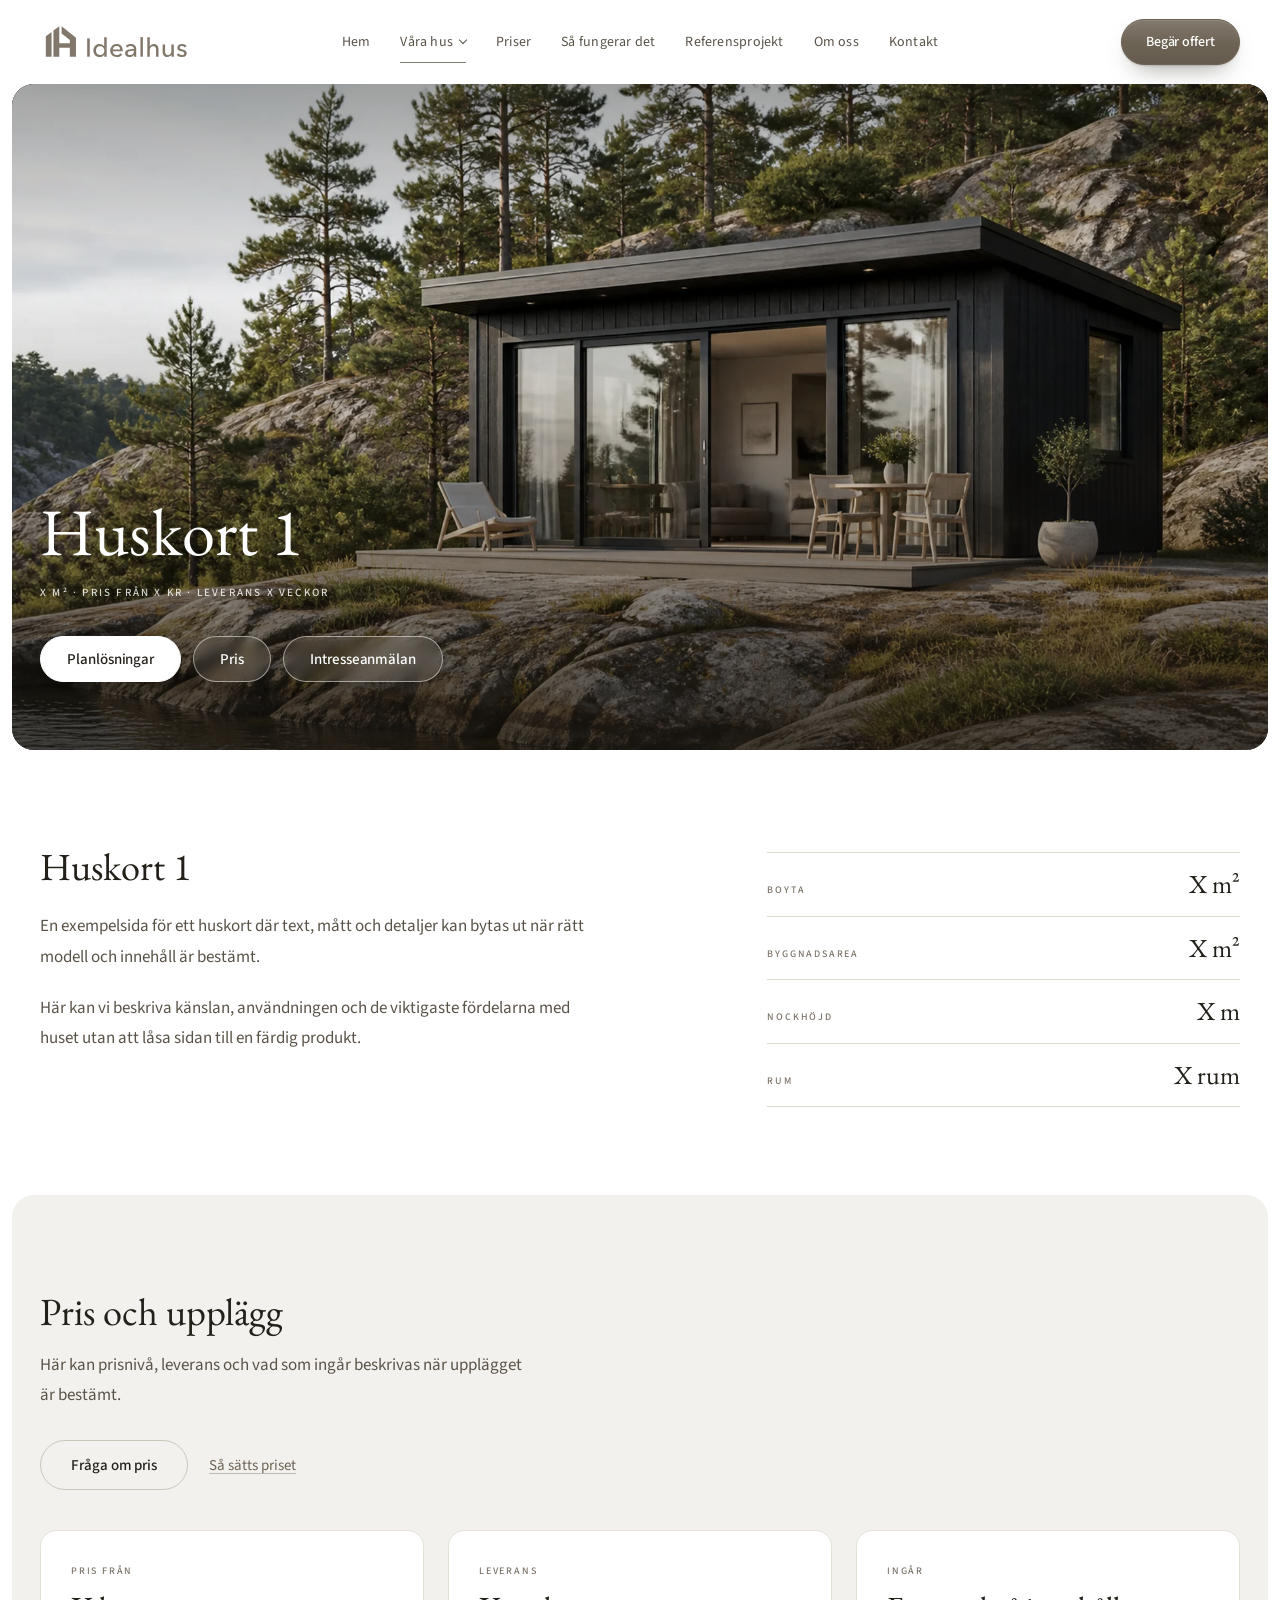
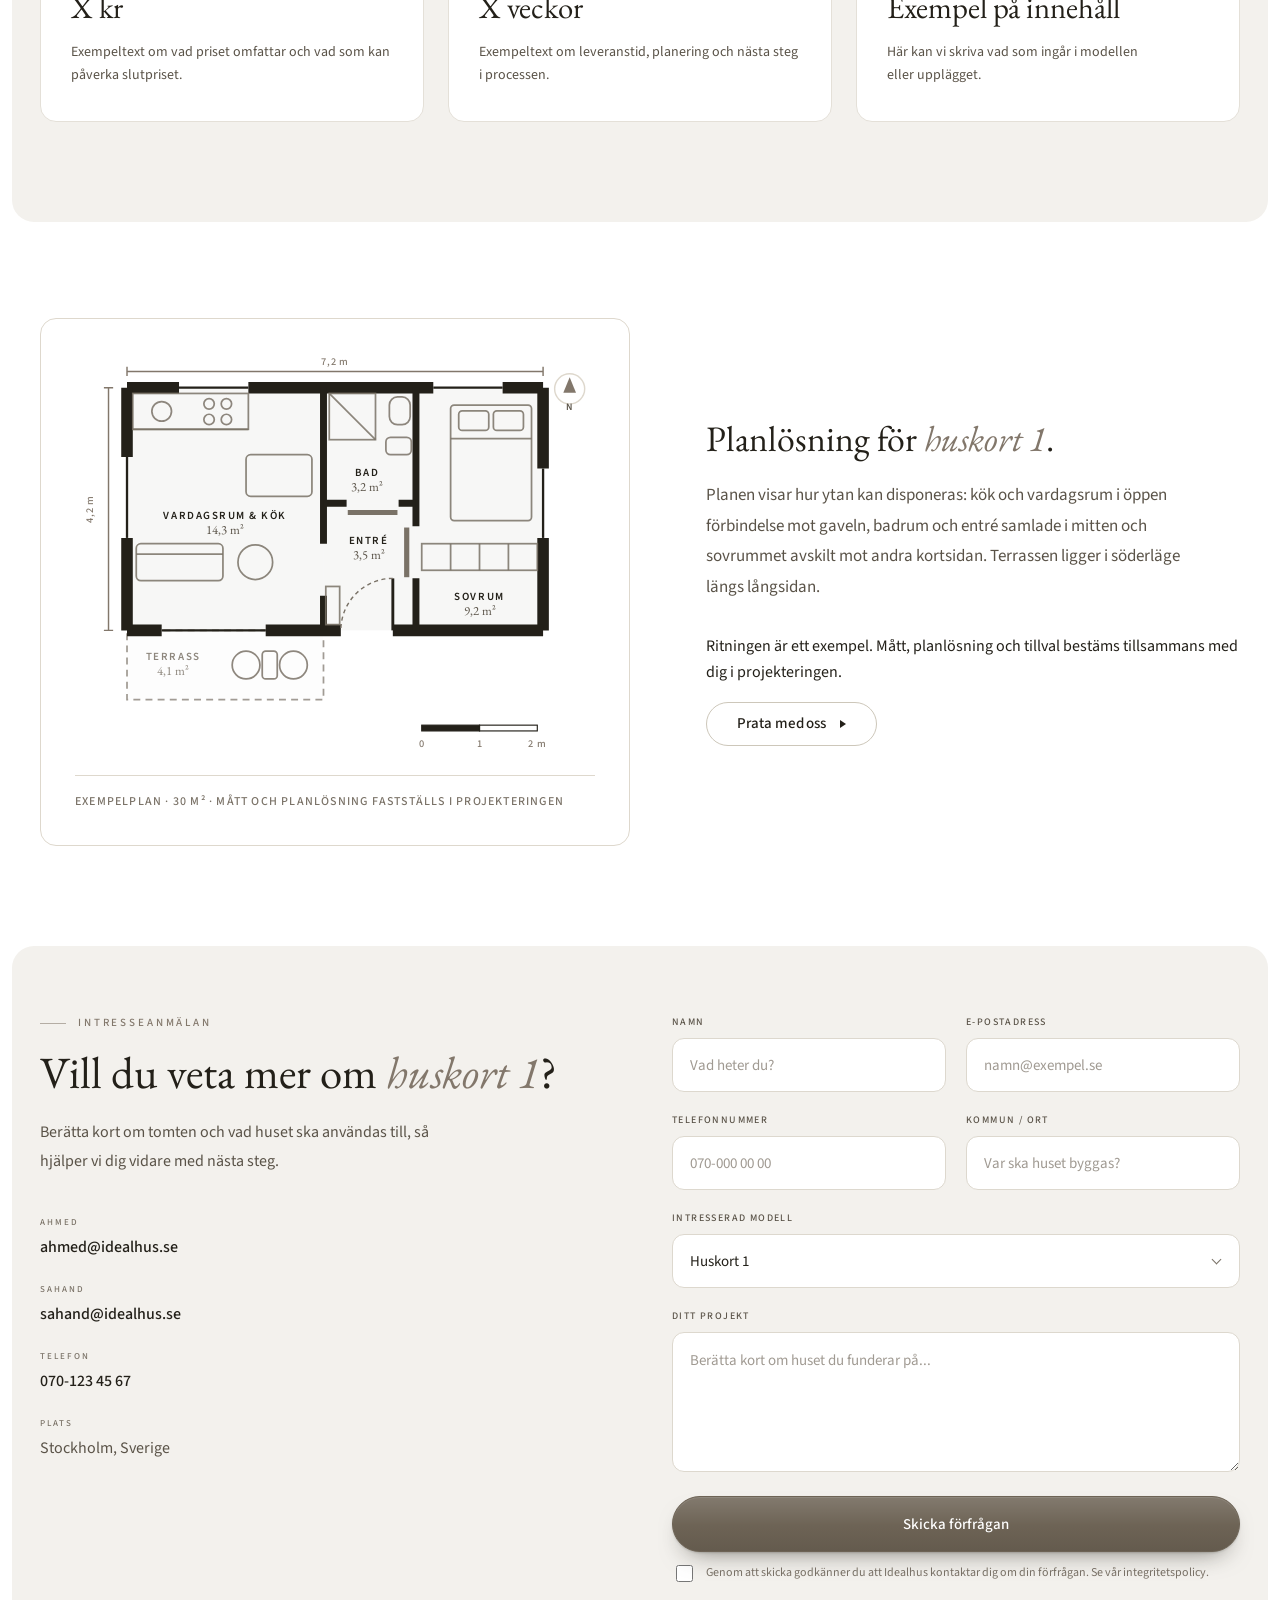
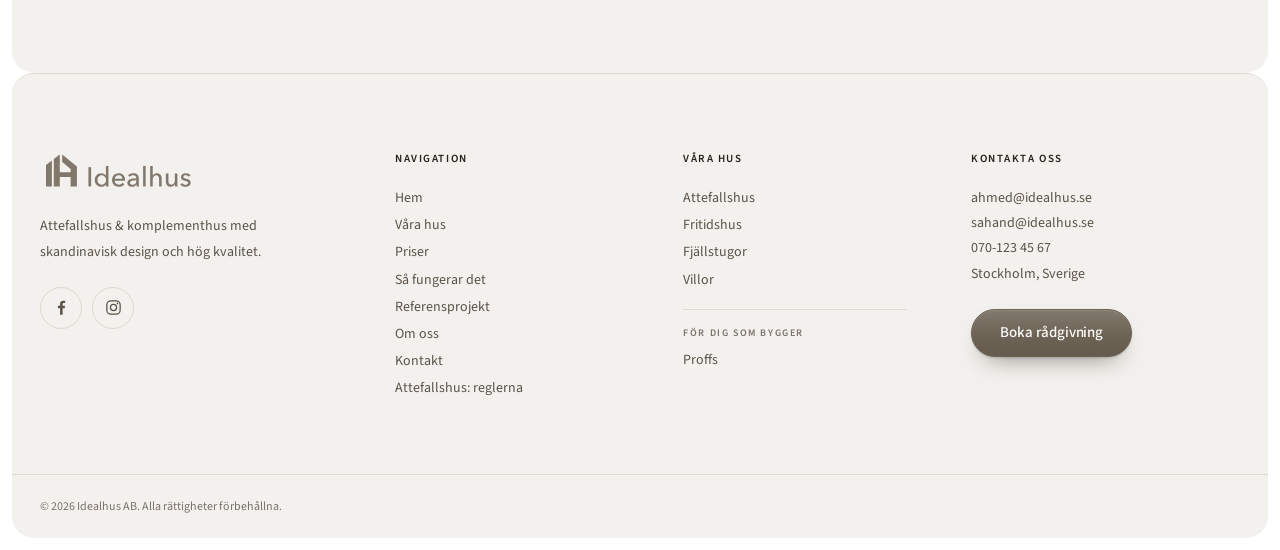
<file: huskort.html>
<!doctype html>
<html lang="sv">
  <head>
    <meta charset="UTF-8">
    <meta name="viewport" content="width=device-width, initial-scale=1.0">
    <title>Huskort 1 | Idealhus</title>
    <meta name="description" content="Exempelsida för ett huskort från Idealhus med plats för titel, fakta, pris och planlösning.">
    <meta name="theme-color" content="#2c2820">
    <link rel="icon" href="images/idealhus.svg" type="image/svg+xml">
    <link rel="icon" href="favicon.ico" sizes="32x32">
    <link rel="apple-touch-icon" href="apple-touch-icon.png">
    <link rel="canonical" href="https://dakotakrk.github.io/idealhus/huskort.html">

    <meta property="og:type" content="website">
    <meta property="og:locale" content="sv_SE">
    <meta property="og:site_name" content="Idealhus">
    <meta property="og:title" content="Huskort 1 - Idealhus">
    <meta property="og:description" content="Exempelsida för ett huskort med plats för fakta, pris och planlösning.">
    <meta property="og:image" content="https://dakotakrk.github.io/idealhus/images/generated-category-attefallshus-card.webp">
    <meta property="og:url" content="https://dakotakrk.github.io/idealhus/huskort.html">
    <meta name="twitter:card" content="summary_large_image">

    <link rel="preconnect" href="https://fonts.googleapis.com">
    <link rel="preconnect" href="https://fonts.gstatic.com" crossorigin>
    <link rel="stylesheet" href="https://fonts.googleapis.com/css2?family=EB+Garamond:ital,wght@0,400..600;1,400..600&family=Source+Sans+3:ital,wght@0,300..700;1,400&display=swap">
    <link rel="preload" as="image" href="images/generated-category-attefallshus-wide-01.webp" fetchpriority="high">
    <link rel="stylesheet" href="styles.css?v=20260911l">
    <script type="application/ld+json">
    {
      "@context": "https://schema.org",
      "@type": "Organization",
      "@id": "https://dakotakrk.github.io/idealhus/#organisation",
      "name": "Idealhus",
      "legalName": "Idealhus AB",
      "url": "https://dakotakrk.github.io/idealhus/",
      "logo": "https://dakotakrk.github.io/idealhus/images/idealhus_logo.svg",
      "image": "https://dakotakrk.github.io/idealhus/images/hero-video-poster.webp",
      "email": "ahmed@idealhus.se",
      "description": "Idealhus formger och bygger attefallshus, fritidshus, fjallstugor och villor med skandinavisk design och svensk tillverkning.",
      "areaServed": "SE"
    }
    </script>
  </head>
  <body>
    <a class="skip" href="#innehall">Hoppa till innehållet</a>
    <header class="site-header">
      <div class="site-header__inner">
        <a class="logo" href="index.html" aria-label="Till Idealhus startsida">
          <img class="logo__svg" src="images/idealhus_logo.svg" width="1024" height="279" alt="Idealhus">
        </a>

        <nav class="main-nav" aria-label="Huvudmeny">
          <a class="main-nav__link" href="index.html">Hem</a>
          <div class="main-nav__item" data-dropdown>
            <button class="main-nav__link main-nav__link--active main-nav__toggle" type="button" aria-expanded="false" aria-controls="undermeny-hus">Våra hus<span class="main-nav__pil" aria-hidden="true"></span></button>
            <div class="main-nav__sub" id="undermeny-hus">
              <p class="main-nav__sub-etikett">För dig som ska bo</p>
              <a href="attefallshus.html">
                <img src="images/generated-category-attefallshus-card.webp" alt="" loading="lazy" decoding="async">
                <span>
                  <strong>Attefallshus</strong>
                  <em>Upp till 30 m², utan bygglov</em>
                </span>
              </a>
              <a href="fritidshus.html">
                <img src="images/generated-category-fritidshus-card.webp" alt="" loading="lazy" decoding="async">
                <span>
                  <strong>Fritidshus</strong>
                  <em>För helger och långa somrar</em>
                </span>
              </a>
              <a href="fjallstugor.html">
                <img src="images/generated-category-fjallstuga-card.webp" alt="" loading="lazy" decoding="async">
                <span>
                  <strong>Fjällstugor</strong>
                  <em>Byggda för snölast och kyla</em>
                </span>
              </a>
              <a href="villor.html">
                <img src="images/generated-house-gabled-01.webp" alt="" loading="lazy" decoding="async">
                <span>
                  <strong>Villor</strong>
                  <em>Permanentboende, full planlösning</em>
                </span>
              </a>
              <p class="main-nav__sub-etikett main-nav__sub-etikett--delad">För dig som bygger</p>
              <a href="proffs.html">
                <img src="images/generated-production-yard-01.webp" alt="" loading="lazy" decoding="async">
                <span>
                  <strong>Proffs</strong>
                  <em>Väggar, block och moduler</em>
                </span>
              </a>
            </div>
          </div>
          <a class="main-nav__link" href="priser.html">Priser</a>
          <a class="main-nav__link" href="sa-fungerar-det.html">Så fungerar det</a>
          <a class="main-nav__link" href="referensprojekt.html">Referensprojekt</a>
          <a class="main-nav__link" href="om-oss.html">Om oss</a>
          <a class="main-nav__link" href="kontakt.html">Kontakt</a>
        </nav>

        <div class="site-header__actions">
          <a class="header-button" href="kontakt.html">Begär offert</a>

          <button class="menu-button" type="button" aria-label="Öppna meny" aria-expanded="false" aria-controls="mobile-nav">
            <span class="menu-button__line"></span>
            <span class="menu-button__line"></span>
            <span class="menu-button__line"></span>
          </button>
        </div>
      </div>

      <nav class="mobile-nav" id="mobile-nav" aria-label="Meny" hidden>
        <a href="index.html">Hem</a>
        <div class="mobile-nav__grupp">
          <span>Våra hus</span>
          <a href="attefallshus.html">Attefallshus</a>
          <a href="fritidshus.html">Fritidshus</a>
          <a href="fjallstugor.html">Fjällstugor</a>
          <a href="villor.html">Villor</a>
          <span class="mobile-nav__under">För dig som bygger</span>
          <a href="proffs.html">Proffs</a>
        </div>
        <a href="priser.html">Priser</a>
        <a href="sa-fungerar-det.html">Så fungerar det</a>
        <a href="referensprojekt.html">Referensprojekt</a>
        <a href="om-oss.html">Om oss</a>
        <a href="kontakt.html">Kontakt</a>
        <a class="mobile-nav__cta" href="kontakt.html">Begär offert</a>
      </nav>
    </header>

    <main id="innehall">
      <section class="subpage-hero model-hero">
        <img class="subpage-hero__image" src="images/generated-category-attefallshus-wide-01.webp" width="1920" height="1080" fetchpriority="high" decoding="async" alt="Exempelhus i svensk natur">

        <div class="subpage-hero__content-wrap">
          <div class="subpage-hero__content">
            <h1 class="subpage-hero__title" data-model-title>Huskort 1</h1>
            <p class="subpage-hero__meta">X m² · pris från X kr · leverans X veckor</p>
            <div class="subpage-hero__actions">
              <a class="hero__link hero__link--solid" href="#planlosning">Planlösningar</a>
              <a class="hero__link hero__link--solid" href="#pris">Pris</a>
              <a class="hero__link hero__link--solid" href="#kontakt">Intresseanmälan</a>
            </div>
          </div>
        </div>
      </section>

      <section class="model-intro">
        <div class="model-intro__inner">
          <div>
            <h2 class="model-intro__title" data-model-title>Huskort 1</h2>
            <p class="model-intro__text">
              En exempelsida för ett huskort där text, mått och detaljer kan
              bytas ut när rätt modell och innehåll är bestämt.
            </p>
            <p class="model-intro__text">
              Här kan vi beskriva känslan, användningen och de viktigaste
              fördelarna med huset utan att låsa sidan till en färdig produkt.
            </p>
          </div>

          <dl class="model-specs">
            <div>
              <dt>Boyta</dt>
              <dd>X m²</dd>
            </div>
            <div>
              <dt>Byggnadsarea</dt>
              <dd>X m²</dd>
            </div>
            <div>
              <dt>Nockhöjd</dt>
              <dd>X m</dd>
            </div>
            <div>
              <dt>Rum</dt>
              <dd>X rum</dd>
            </div>
          </dl>
        </div>
      </section>

      <section class="model-price" id="pris">
        <div class="model-price__inner">
          <div class="model-price__intro">
            <h2>Pris och upplägg</h2>
            <p>
              Här kan prisnivå, leverans och vad som ingår beskrivas när
              upplägget är bestämt.
            </p>
            <a class="model-price__button" href="#kontakt">Fråga om pris</a>
            <a class="model-price__lank" href="priser.html">Så sätts priset</a>
          </div>

          <article class="model-price__card">
            <span>Pris från</span>
            <h3>X kr</h3>
            <p>Exempeltext om vad priset omfattar och vad som kan påverka slutpriset.</p>
          </article>
          <article class="model-price__card">
            <span>Leverans</span>
            <h3>X veckor</h3>
            <p>Exempeltext om leveranstid, planering och nästa steg i processen.</p>
          </article>
          <article class="model-price__card">
            <span>Ingår</span>
            <h3>Exempel på innehåll</h3>
            <p>Här kan vi skriva vad som ingår i modellen eller upplägget.</p>
          </article>
        </div>
      </section>

      <section class="model-plan" id="planlosning">
        <div class="model-plan__inner">
          <div class="model-plan__image-wrap">
          <figure class="planritning">
            <svg class="planritning__svg" viewBox="0 0 900 700" role="img" aria-labelledby="plan-titel plan-desc">
              <title id="plan-titel">Exempelplan, 30 kvadratmeter</title>
              <desc id="plan-desc">Öppet vardagsrum med kök mot ena gaveln, badrum och entré i mitten och ett sovrum mot den andra gaveln. Terrass längs långsidan.</desc>

              <!-- Rumsytor -->
              <g class="plan-yta">
                <rect x="90" y="60" width="340" height="420"/>
                <rect x="430" y="60" width="160" height="200"/>
                <rect x="430" y="260" width="160" height="220"/>
                <rect x="590" y="60" width="220" height="420"/>
              </g>

              <!-- Terrass -->
              <g class="plan-terrass">
                <rect x="90" y="480" width="340" height="120"/>
              </g>
              <g class="plan-mobel">
                <circle cx="296" cy="540" r="24"/>
                <circle cx="378" cy="540" r="24"/>
                <rect x="324" y="516" width="26" height="48" rx="6"/>
              </g>

              <!-- Ytterväggar, uppdelade så fönster- och dörröppningar blir hål -->
              <g class="plan-vagg">
                <path d="M90 60H180M300 60H620M740 60H810"/>
                <path d="M810 60V200M810 320V480"/>
                <path d="M810 480H550M460 480H330M150 480H90"/>
                <path d="M90 480V320M90 180V60"/>
              </g>

              <!-- Innerväggar -->
              <g class="plan-innervagg">
                <path d="M430 60V330M430 420V480"/>
                <path d="M590 60V300M590 390V480"/>
                <path d="M430 260H470M560 260H590"/>
              </g>

              <!-- Fönster och glasparti -->
              <g class="plan-fonster">
                <path d="M180 60H300M620 60H740"/>
                <path d="M810 200V320"/>
                <path d="M90 180V320"/>
                <path d="M330 480H150"/>
              </g>

              <!-- Dörrar -->
              <g class="plan-dorr">
                <!-- Entré: slagdörr som går in i hallen -->
                <path d="M550 480V390"/>
                <path class="plan-slag" d="M550 390A90 90 0 0 0 460 480"/>
                <!-- Bad och sovrum: skjutdörrar, som tar noll golvyta -->
                <path class="plan-skjut" d="M472 276H558"/>
                <path class="plan-skjut" d="M574 302V388"/>
              </g>

              <!-- Fast inredning -->
              <g class="plan-mobel">
                <!-- Kök längs gaveln -->
                <rect x="100" y="70" width="200" height="62"/>
                <path d="M100 132h200"/>
                <circle cx="150" cy="101" r="17"/>
                <circle cx="232" cy="88" r="9"/>
                <circle cx="262" cy="88" r="9"/>
                <circle cx="232" cy="115" r="9"/>
                <circle cx="262" cy="115" r="9"/>
                <!-- Matplats -->
                <rect x="296" y="176" width="114" height="72" rx="8"/>
                <!-- Soffgrupp -->
                <rect x="106" y="330" width="150" height="64" rx="8"/>
                <path d="M106 348h150"/>
                <circle cx="312" cy="362" r="30"/>
                <!-- Säng -->
                <rect x="650" y="90" width="140" height="200" rx="6"/>
                <path d="M650 148h140"/>
                <rect x="664" y="100" width="52" height="34" rx="6"/>
                <rect x="724" y="100" width="52" height="34" rx="6"/>
                <!-- Garderob -->
                <rect x="600" y="330" width="200" height="46"/>
                <path d="M650 330v46M700 330v46M750 330v46"/>
                <!-- Bad: dusch, wc, tvättställ -->
                <rect x="440" y="70" width="80" height="80"/>
                <path d="M440 70l80 80"/>
                <rect x="544" y="76" width="36" height="48" rx="14"/>
                <rect x="538" y="146" width="44" height="30" rx="8"/>
                <!-- Entré: skoskåp -->
                <rect x="434" y="404" width="24" height="66"/>
              </g>

              <!-- Rumsnamn -->
              <g class="plan-etikett">
                <text x="260" y="288">VARDAGSRUM &amp; KÖK</text>
                <text x="260" y="314" class="plan-yta-text">14,3 m²</text>

                <text x="505" y="212">BAD</text>
                <text x="505" y="238" class="plan-yta-text">3,2 m²</text>

                <text x="508" y="330">ENTRÉ</text>
                <text x="508" y="356" class="plan-yta-text">3,5 m²</text>

                <text x="700" y="428">SOVRUM</text>
                <text x="700" y="454" class="plan-yta-text">9,2 m²</text>

                <text x="170" y="532" class="plan-etikett--tyst">TERRASS</text>
                <text x="170" y="558" class="plan-yta-text plan-etikett--tyst">4,1 m²</text>
              </g>

              <!-- Måttlinjer -->
              <g class="plan-matt">
                <path d="M90 32h720M90 24v16M810 24v16"/>
                <path d="M58 60v420M50 60h16M50 480h16"/>
              </g>
              <g class="plan-mattext">
                <text x="450" y="20" text-anchor="middle">7,2 m</text>
                <text x="32" y="270" text-anchor="middle" transform="rotate(-90 32 270)">4,2 m</text>
              </g>

              <!-- Skalstock och norrpil -->
              <g class="plan-skala">
                <rect x="600" y="644" width="100" height="10"/>
                <rect x="700" y="644" width="100" height="10" class="plan-skala--tom"/>
              </g>
              <g class="plan-mattext">
                <text x="600" y="682" text-anchor="middle">0</text>
                <text x="700" y="682" text-anchor="middle">1</text>
                <text x="800" y="682" text-anchor="middle">2 m</text>
              </g>

              <g class="plan-norr">
                <circle cx="856" cy="62" r="26"/>
                <path d="M856 42l11 27h-22z"/>
                <text x="856" y="98" text-anchor="middle">N</text>
              </g>
            </svg>

            <figcaption class="planritning__text">
              Exempelplan · 30 m² · mått och planlösning fastställs i projekteringen
            </figcaption>
          </figure>
          </div>

          <div class="model-plan__content">
            <h2 class="model-plan__title">Planlösning för <span data-model-title>huskort 1</span>.</h2>
            <p class="model-plan__text">
              Planen visar hur ytan kan disponeras: kök och vardagsrum i öppen
              förbindelse mot gaveln, badrum och entré samlade i mitten och
              sovrummet avskilt mot andra kortsidan. Terrassen ligger i söderläge
              längs långsidan.
            </p>
            <p class="model-plan__notis">
              Ritningen är ett exempel. Mått, planlösning och tillval bestäms
              tillsammans med dig i projekteringen.
            </p>
            <a class="production__link" href="#kontakt">Prata med oss</a>
          </div>
        </div>
      </section>

      <section class="contact-section" id="kontakt">
        <div class="contact-section__inner">
          <div class="contact-section__intro">
            <p class="section-label section-label--accent">Intresseanmälan</p>
            <h2 class="contact-section__title">Vill du veta mer om <em data-model-title>huskort 1</em>?</h2>
            <p class="contact-section__text">
              Berätta kort om tomten och vad huset ska användas till, så hjälper
              vi dig vidare med nästa steg.
            </p>

            <div class="contact-section__meta">
              <div>
                <span class="contact-section__meta-label">Ahmed</span>
                <a class="contact-section__meta-value" href="mailto:ahmed@idealhus.se">ahmed@idealhus.se</a>
              </div>
              <div>
                <span class="contact-section__meta-label">Sahand</span>
                <a class="contact-section__meta-value" href="mailto:sahand@idealhus.se">sahand@idealhus.se</a>
              </div>
              <div>
                <span class="contact-section__meta-label">Telefon</span>
                <a class="contact-section__meta-value" href="tel:+46701234567">070-123 45 67</a>
              </div>
              <div>
                <span class="contact-section__meta-label">Plats</span>
                <span class="contact-section__meta-value contact-section__meta-value--tyst">Stockholm, Sverige</span>
              </div>
            </div>
          </div>

          <form class="contact-form" id="kontaktformular" method="post" novalidate>
            <div class="contact-form__row">
              <p class="field">
                <label for="field-name">Namn</label>
                <input id="field-name" type="text" name="name" autocomplete="name" required placeholder="Vad heter du?">
              </p>
              <p class="field">
                <label for="field-email">E-postadress</label>
                <input id="field-email" type="email" name="email" autocomplete="email" required placeholder="namn@exempel.se">
              </p>
            </div>

            <div class="contact-form__row">
              <p class="field">
                <label for="field-phone">Telefonnummer</label>
                <input id="field-phone" type="tel" name="phone" autocomplete="tel" placeholder="070-000 00 00">
              </p>
              <p class="field">
                <label for="field-city">Kommun / ort</label>
                <input id="field-city" type="text" name="city" autocomplete="address-level2" placeholder="Var ska huset byggas?">
              </p>
            </div>

            <p class="field">
              <label for="field-model">Intresserad modell</label>
              <select id="field-model" name="model">
                <option>Huskort 1</option>
                <option>Attefallshus</option>
                <option>Fritidshus</option>
                <option>Hjälp mig välja</option>
              </select>
            </p>

            <p class="field">
              <label for="field-message">Ditt projekt</label>
              <textarea id="field-message" name="message" placeholder="Berätta kort om huset du funderar på..."></textarea>
            </p>

            <input class="contact-form__honey" type="text" name="_honey" tabindex="-1" autocomplete="off" aria-hidden="true">

            <div class="contact-form__bottom">
              <button type="submit">Skicka förfrågan</button>

              <label class="contact-form__check">
                <input type="checkbox" name="consent" required>
                <span>Genom att skicka godkänner du att Idealhus kontaktar dig om din förfrågan. Se vår <a href="integritetspolicy.html">integritetspolicy</a>.</span>
              </label>
            </div>

            <p class="contact-form__status" role="status" aria-live="polite" hidden></p>
          </form>
        </div>
      </section>
    </main>

    <footer class="site-footer">
      <div class="site-footer__inner">
        <div>
          <img class="site-footer__logo" src="images/idealhus_logo.svg" width="1024" height="279" loading="lazy" decoding="async" alt="Idealhus">
          <p class="site-footer__text">
            Attefallshus &amp; komplementhus med skandinavisk design och hög kvalitet.
          </p>
          <div class="site-footer__social">
            <a href="#" aria-label="Idealhus på Facebook" target="_blank" rel="noopener">
              <svg viewBox="0 0 24 24" fill="currentColor" aria-hidden="true" focusable="false">
                <path d="M13.4 21v-8h2.7l.4-3.1h-3.1V7.9c0-.9.25-1.45 1.55-1.45h1.65V3.68c-.29-.04-1.27-.13-2.42-.13-2.4 0-4.03 1.46-4.03 4.15v2.2H7.45V13h2.7v8h3.25z"/>
              </svg>
            </a>
            <a href="#" aria-label="Idealhus på Instagram" target="_blank" rel="noopener">
              <svg viewBox="0 0 24 24" fill="none" stroke="currentColor" stroke-width="1.6" aria-hidden="true" focusable="false">
                <rect x="3.6" y="3.6" width="16.8" height="16.8" rx="5"/>
                <circle cx="12" cy="12" r="3.9"/>
                <circle cx="17.1" cy="6.9" r="1.1" fill="currentColor" stroke="none"/>
              </svg>
            </a>
          </div>
        </div>

        <div>
          <h2 class="site-footer__heading">Navigation</h2>
          <nav class="site-footer__nav" aria-label="Sidfot navigation">
            <a href="index.html">Hem</a>
            <a href="attefallshus.html">Våra hus</a>
            <a href="priser.html">Priser</a>
            <a href="sa-fungerar-det.html">Så fungerar det</a>
            <a href="referensprojekt.html">Referensprojekt</a>
            <a href="om-oss.html">Om oss</a>
            <a href="kontakt.html">Kontakt</a>
            <a href="attefallshus-regler.html">Attefallshus: reglerna</a>
          </nav>
        </div>

        <div>
          <h2 class="site-footer__heading">Våra hus</h2>
          <nav class="site-footer__nav" aria-label="Sidfot husmodeller">
            <a href="attefallshus.html">Attefallshus</a>
            <a href="fritidshus.html">Fritidshus</a>
            <a href="fjallstugor.html">Fjällstugor</a>
            <a href="villor.html">Villor</a>
            <span class="site-footer__etikett">För dig som bygger</span>
            <a href="proffs.html">Proffs</a>
          </nav>
        </div>

        <div>
          <h2 class="site-footer__heading">Kontakta oss</h2>
          <p class="site-footer__text">
            <a href="mailto:ahmed@idealhus.se">ahmed@idealhus.se</a><br>
            <a href="mailto:sahand@idealhus.se">sahand@idealhus.se</a><br>
            <a href="tel:+46701234567">070-123 45 67</a><br>
            Stockholm, Sverige
          </p>
          <a class="site-footer__button" href="kontakt.html">Boka rådgivning</a>
        </div>
      </div>

      <div class="site-footer__bottom">
        <span>© 2026 Idealhus AB. Alla rättigheter förbehållna.</span>
      </div>
    </footer>

    <div class="cta-bar" id="cta-bar" aria-hidden="true">
      <p class="cta-bar__text">Fundera vidare tillsammans med oss</p>
      <a class="cta-bar__button" href="#kontakt">Begär offert</a>
    </div>

    <script>
      // Dropdown i huvudmenyn. Oppnar pa klick och pa hover, stanger pa
      // Escape och pa klick utanfor. Knappen ar en <button> sa den nas
      // med tangentbord.
      (function () {
        var item = document.querySelector('[data-dropdown]');
        if (!item) return;

        var knapp = item.querySelector('.main-nav__toggle');
        var stangTimer;

        function satt(oppen) {
          item.classList.toggle('main-nav__item--open', oppen);
          knapp.setAttribute('aria-expanded', String(oppen));
        }

        knapp.addEventListener('click', function () {
          satt(!item.classList.contains('main-nav__item--open'));
        });

        item.addEventListener('mouseenter', function () {
          window.clearTimeout(stangTimer);
          if (window.matchMedia('(hover: hover)').matches) satt(true);
        });

        item.addEventListener('mouseleave', function () {
          if (!window.matchMedia('(hover: hover)').matches) return;
          stangTimer = window.setTimeout(function () { satt(false); }, 160);
        });

        document.addEventListener('keydown', function (e) {
          if (e.key === 'Escape' && item.classList.contains('main-nav__item--open')) {
            satt(false);
            knapp.focus();
          }
        });

        document.addEventListener('click', function (e) {
          if (!item.contains(e.target)) satt(false);
        });
      })();

      /* MODELLER:START - skrivs av _huskort.py, andra inte for hand */
      (function () {
        var MODELLER = {
          attefallshus: {
            namn: 'Attefallshus',
            modeller: [
              { namn: 'Huskort 1', bild: 'generated-category-attefallshus-card.webp', yta: 25, rum: 1, lev: 10 },
              { namn: 'Huskort 2', bild: 'generated-house-forest-01.webp', yta: 27, rum: 2, lev: 10 },
              { namn: 'Huskort 3', bild: 'generated-house-coast-01.webp', yta: 28, rum: 2, lev: 12 },
              { namn: 'Huskort 4', bild: 'generated-house-garden-01.webp', yta: 30, rum: 2, lev: 12 },
              { namn: 'Huskort 5', bild: 'generated-category-attefallshus-02.webp', yta: 30, rum: 2, lev: 14 },
              { namn: 'Huskort 6', bild: 'generated-house-winter-01.webp', yta: 30, rum: 3, lev: 14 },
            ]
          },
          fritidshus: {
            namn: 'Fritidshus',
            modeller: [
              { namn: 'Huskort 1', bild: 'generated-category-fritidshus-card.webp', yta: 45, rum: 2, lev: 12 },
              { namn: 'Huskort 2', bild: 'generated-house-forest-01.webp', yta: 55, rum: 3, lev: 14 },
              { namn: 'Huskort 3', bild: 'generated-house-coast-01.webp', yta: 62, rum: 3, lev: 14 },
              { namn: 'Huskort 4', bild: 'generated-house-garden-01.webp', yta: 70, rum: 4, lev: 16 },
              { namn: 'Huskort 5', bild: 'generated-house-meadow-01.webp', yta: 78, rum: 4, lev: 16 },
              { namn: 'Huskort 6', bild: 'generated-house-gabled-01.webp', yta: 85, rum: 4, lev: 18 },
            ]
          },
          fjallstugor: {
            namn: 'Fjällstugor',
            modeller: [
              { namn: 'Huskort 1', bild: 'generated-category-fjallstuga-card.webp', yta: 38, rum: 2, lev: 14 },
              { namn: 'Huskort 2', bild: 'generated-house-winter-01.webp', yta: 48, rum: 2, lev: 14 },
              { namn: 'Huskort 3', bild: 'generated-category-fjallstuga-01.webp', yta: 56, rum: 3, lev: 16 },
              { namn: 'Huskort 4', bild: 'generated-house-forest-01.webp', yta: 64, rum: 3, lev: 16 },
              { namn: 'Huskort 5', bild: 'generated-house-gabled-01.webp', yta: 72, rum: 4, lev: 18 },
              { namn: 'Huskort 6', bild: 'generated-house-coast-01.webp', yta: 80, rum: 4, lev: 18 },
            ]
          },
          villor: {
            namn: 'Villor',
            modeller: [
              { namn: 'Huskort 1', bild: 'generated-house-gabled-01.webp', yta: 95, rum: 4, lev: 20 },
              { namn: 'Huskort 2', bild: 'generated-house-garden-01.webp', yta: 110, rum: 5, lev: 20 },
              { namn: 'Huskort 3', bild: 'generated-house-meadow-01.webp', yta: 125, rum: 5, lev: 22 },
              { namn: 'Huskort 4', bild: 'generated-house-coast-01.webp', yta: 140, rum: 6, lev: 22 },
              { namn: 'Huskort 5', bild: 'generated-house-forest-01.webp', yta: 155, rum: 6, lev: 24 },
              { namn: 'Huskort 6', bild: 'generated-house-winter-01.webp', yta: 170, rum: 7, lev: 24 },
            ]
          },
        };

        // Korten pa kategorisidorna lankar hit med kategori och nummer.
        // Utan parametrar star sidan kvar som den exempelsida den ar.
        var p = new URLSearchParams(window.location.search);
        var typ = MODELLER[p.get('typ')];
        var nr = parseInt(p.get('modell'), 10);
        if (!typ || !(nr >= 1 && nr <= typ.modeller.length)) return;

        var m = typ.modeller[nr - 1];

        document.title = m.namn + ' | Idealhus';

        document.querySelectorAll('[data-model-title]').forEach(function (element) {
          var gemener = element.tagName === 'EM' || element.tagName === 'SPAN';
          element.textContent = gemener ? m.namn.toLowerCase() : m.namn;
        });

        var heroBild = document.querySelector('.subpage-hero__image');
        if (heroBild) {
          heroBild.src = 'images/' + m.bild;
          heroBild.alt = m.namn + ', ' + typ.namn.toLowerCase() + ' i svensk natur';
        }

        // Rubriken sager bara "Huskort 3" - metaraden far bara kategorin,
        // annars gar det inte att se vilken av de fyra man tittar pa.
        var meta = document.querySelector('.subpage-hero__meta');
        if (meta) {
          meta.textContent = typ.namn + ' \u00b7 ' + m.yta + ' m\u00b2 \u00b7 '
            + m.rum + ' rum \u00b7 leverans ' + m.lev + ' veckor';
        }

        // Bara de varden listan faktiskt har. Byggnadsarea och nockhojd
        // star kvar som X tills de ar bestamda.
        var varden = {
          'Boyta': m.yta + ' m\u00b2',
          'Rum': m.rum + ' rum'
        };
        document.querySelectorAll('.model-specs dt').forEach(function (dt) {
          var varde = varden[dt.textContent.trim()];
          if (varde && dt.nextElementSibling) dt.nextElementSibling.textContent = varde;
        });

        document.querySelectorAll('.model-price__card').forEach(function (kort) {
          var etikett = kort.querySelector('span');
          var rubrik = kort.querySelector('h3');
          if (etikett && rubrik && etikett.textContent.trim() === 'Leverans') {
            rubrik.textContent = m.lev + ' veckor';
          }
        });
      })();
      /* MODELLER:SLUT */

      (function () {
        var bar = document.getElementById('cta-bar');
        var hero = document.querySelector('.subpage-hero');
        var kontakt = document.getElementById('kontakt');
        if (!bar || !hero || !kontakt || !window.IntersectionObserver) return;

        var heroUte = false;
        var kontaktInne = false;

        function uppdatera() {
          var visa = heroUte && !kontaktInne;
          bar.classList.toggle('cta-bar--synlig', visa);
          bar.setAttribute('aria-hidden', visa ? 'false' : 'true');
        }

        new IntersectionObserver(function (poster) {
          heroUte = !poster[0].isIntersecting;
          uppdatera();
        }).observe(hero);

        new IntersectionObserver(function (poster) {
          kontaktInne = poster[0].isIntersecting;
          uppdatera();
        }).observe(kontakt);
      })();

      var FORM_ENDPOINT = '';
      var FORM_MOTTAGARE = 'ahmed@idealhus.se';

      (function () {
        var form = document.getElementById('kontaktformular');
        if (!form) return;

        var button = form.querySelector('button[type="submit"]');
        var status = form.querySelector('.contact-form__status');
        var knappText = button.textContent;

        function visaFel(falt, meddelande) {
          var wrap = falt.closest('.field') || falt.closest('.contact-form__check');
          if (!wrap) return;
          wrap.classList.add('field--error');
          if (wrap.querySelector('.field__error')) return;
          var p = document.createElement('span');
          p.className = 'field__error';
          p.textContent = meddelande;
          wrap.appendChild(p);
        }

        function rensaFel(falt) {
          var wrap = falt.closest('.field') || falt.closest('.contact-form__check');
          if (!wrap) return;
          wrap.classList.remove('field--error');
          var p = wrap.querySelector('.field__error');
          if (p) p.remove();
        }

        function validera() {
          var fel = [];
          var namn = form.elements.name;
          var epost = form.elements.email;
          var samtycke = form.elements.consent;

          [namn, epost, samtycke].forEach(rensaFel);

          if (!namn.value.trim()) {
            visaFel(namn, 'Fyll i ditt namn.');
            fel.push(namn);
          }
          if (!epost.value.trim()) {
            visaFel(epost, 'Fyll i din e-postadress.');
            fel.push(epost);
          } else if (!/^[^\s@]+@[^\s@]+\.[^\s@]{2,}$/.test(epost.value.trim())) {
            visaFel(epost, 'Kontrollera e-postadressen.');
            fel.push(epost);
          }
          if (!samtycke.checked) {
            visaFel(samtycke, 'Du behöver godkänna att vi kontaktar dig.');
            fel.push(samtycke);
          }
          return fel;
        }

        function visaStatus(text, typ, medMejllank) {
          status.textContent = text;
          if (medMejllank) {
            var lank = document.createElement('a');
            lank.href = 'mailto:' + FORM_MOTTAGARE;
            lank.textContent = FORM_MOTTAGARE;
            status.appendChild(document.createTextNode(' '));
            status.appendChild(lank);
            status.appendChild(document.createTextNode('.'));
          }
          status.className = 'contact-form__status contact-form__status--' + typ;
          status.hidden = false;
        }

        function byggMailto() {
          var v = function (namn) {
            var f = form.elements[namn];
            return f && f.value ? f.value.trim() : '';
          };
          var rader = [
            'Namn: ' + v('name'),
            'E-post: ' + v('email'),
            'Telefon: ' + (v('phone') || '-'),
            'Ort: ' + (v('city') || '-'),
            'Modell: ' + (v('model') || 'Huskort 1'),
            '',
            v('message') || '(inget meddelande)'
          ];
          return 'mailto:' + FORM_MOTTAGARE +
            '?subject=' + encodeURIComponent('Förfrågan om Huskort 1 - ' + v('name')) +
            '&body=' + encodeURIComponent(rader.join('\n'));
        }

        ['name', 'email', 'consent'].forEach(function (namn) {
          var falt = form.elements[namn];
          if (falt) {
            falt.addEventListener('input', function () { rensaFel(falt); });
            falt.addEventListener('change', function () { rensaFel(falt); });
          }
        });

        form.addEventListener('submit', function (event) {
          event.preventDefault();

          var fel = validera();
          if (fel.length) {
            visaStatus('Kontrollera de markerade fälten.', 'fail');
            fel[0].focus();
            return;
          }

          if (form.elements._honey && form.elements._honey.value) {
            visaStatus('Tack! Vi hör av oss inom kort.', 'ok');
            return;
          }

          if (!FORM_ENDPOINT) {
            window.location.href = byggMailto();
            visaStatus(
              'Ditt e-postprogram öppnas nu med förfrågan ifylld. Tryck skicka där. ' +
              'Händer ingenting kan du mejla oss direkt på',
              'ok',
              true
            );
            return;
          }

          button.disabled = true;
          button.textContent = 'Skickar …';
          status.hidden = true;

          fetch(FORM_ENDPOINT, {
            method: 'POST',
            headers: { Accept: 'application/json' },
            body: new FormData(form)
          })
            .then(function (svar) {
              if (!svar.ok) throw new Error('HTTP ' + svar.status);
              form.reset();
              visaStatus('Tack! Din förfrågan är skickad. Vi hör av oss inom kort.', 'ok');
            })
            .catch(function () {
              visaStatus(
                'Något gick fel när förfrågan skulle skickas. Mejla oss gärna direkt på',
                'fail',
                true
              );
            })
            .then(function () {
              button.disabled = false;
              button.textContent = knappText;
            });
        });
      })();

      (function () {
        var button = document.querySelector('.menu-button');
        var panel = document.getElementById('mobile-nav');
        if (!button || !panel) return;

        button.addEventListener('click', function () {
          var open = button.getAttribute('aria-expanded') === 'true';
          button.setAttribute('aria-expanded', String(!open));
          button.setAttribute('aria-label', open ? 'Öppna meny' : 'Stäng meny');
          button.classList.toggle('menu-button--open', !open);
          panel.hidden = open;
          // Sidans rullelement ar <html>. Utan last rullar sidan bakom
          // en meny som tacker nastan hela skarmen.
          document.documentElement.style.overflow = open ? '' : 'hidden';
        });

        panel.addEventListener('click', function (event) {
          if (event.target.tagName !== 'A') return;
          button.setAttribute('aria-expanded', 'false');
          button.setAttribute('aria-label', 'Öppna meny');
          button.classList.remove('menu-button--open');
          panel.hidden = true;
          document.documentElement.style.overflow = '';
        });
      })();

    </script>
    <script>
      // Sektioner tonas in nar de kommer i vy. Skriptet satter sjalv
      // .js-reveal pa <html> - CSS:en doljer ingenting utan den klassen,
      // sa sidan star kvar synlig aven om JavaScript uteblir.
      (function () {
        if (!window.IntersectionObserver) return;

        var valjare = [
          '.house-types__header', '.house-card',
          '.quiet-break__inner',
          '.feature-cards__header', '.feature-card',
          '.production__content', '.production__media',
          '.about-text__inner',
          '.reference-projects__header', '.reference-projects__grid figure',
          '.category-filter', '.category__head', '.model-card',
          '.model-intro__inner', '.model-price__intro', '.model-price__card',
          '.model-plan__inner',
          '.contact-section__intro', '.contact-form'
        ].join(',');

        var element = Array.prototype.slice.call(document.querySelectorAll(valjare));
        if (!element.length) return;

        document.documentElement.classList.add('js-reveal');

        // Syskon i samma grupp trappas, sa kort kommer in efter varandra
        // i stallet for alla pa en gang.
        var raknare = new Map();
        element.forEach(function (el) {
          el.classList.add('reveal');
          var f = el.parentElement;
          var i = raknare.get(f) || 0;
          raknare.set(f, i + 1);
          if (i) el.style.setProperty('--reveal-delay', (i * 0.07).toFixed(2) + 's');
        });

        // Allt som redan syns vid inladdning visas direkt, utan att
        // vanta pa observatoren - forsta bildrutan ska vara komplett.
        element.forEach(function (el) {
          if (el.getBoundingClientRect().top < window.innerHeight) {
            el.style.setProperty('--reveal-delay', '0s');
            el.classList.add('reveal--inne');
          }
        });

        var observator = new IntersectionObserver(function (poster) {
          poster.forEach(function (post) {
            if (!post.isIntersecting) return;
            post.target.classList.add('reveal--inne');
            observator.unobserve(post.target);
          });
        }, { rootMargin: '0px 0px -8% 0px', threshold: 0.05 });

        element.forEach(function (el) { observator.observe(el); });

        // Skyddsnat: hoppar man i sidan, till exempel via "Begar offert",
        // hinner observatoren inte alltid se allt man passerar. Vid varje
        // scroll kontrolleras darfor om nagot synligt fortfarande ar dolt.
        // Skyddsnatet mater bara det som ar kvar, hogst fyra ganger i
        // sekunden, och kopplar bort sig sjalvt nar allt ar framme.
        var kvar = element.filter(function (el) {
          return !el.classList.contains('reveal--inne');
        });
        var senast = 0;
        function kolla() {
          var nu = Date.now();
          if (nu - senast < 250) return;
          senast = nu;
          for (var i = kvar.length - 1; i >= 0; i--) {
            var el = kvar[i];
            if (el.classList.contains('reveal--inne')) {
              kvar.splice(i, 1);
              continue;
            }
            var r = el.getBoundingClientRect();
            if (r.top < window.innerHeight && r.bottom > 0) {
              el.classList.add('reveal--inne');
              observator.unobserve(el);
              kvar.splice(i, 1);
            }
          }
          if (!kvar.length) window.removeEventListener('scroll', kolla);
        }
        if (kvar.length) window.addEventListener('scroll', kolla, { passive: true });
      })();
    </script>
    <script>
      // Egen rullgardin. Systemets egen lista gar inte att forma, sa den
      // byggs om har. Selecten ligger kvar dold och bar vardet, vilket
      // gor att formularets ovriga kod inte behover veta om det har.
      (function () {
        var listor = document.querySelectorAll('.contact-form select');
        var lopnr = 0;
        Array.prototype.forEach.call(listor, function (select) {
          if (!select.options.length) return;
          lopnr += 1;
          var skal = document.createElement('div');
          skal.className = 'valj';
          select.parentNode.insertBefore(skal, select);
          skal.appendChild(select);

          var knapp = document.createElement('button');
          knapp.type = 'button';
          knapp.className = 'valj__knapp';
          knapp.setAttribute('aria-haspopup', 'listbox');
          knapp.setAttribute('aria-expanded', 'false');
          var etikett = select.id
            ? document.querySelector('label[for="' + select.id + '"]')
            : null;
          if (etikett) {
            if (!etikett.id) etikett.id = 'valj-etikett-' + lopnr;
            knapp.setAttribute('aria-labelledby', etikett.id + ' valj-text-' + lopnr);
          }

          var text = document.createElement('span');
          text.className = 'valj__text';
          text.id = 'valj-text-' + lopnr;
          var pil = document.createElement('span');
          pil.className = 'valj__pil';
          knapp.appendChild(text);
          knapp.appendChild(pil);

          var lista = document.createElement('ul');
          lista.className = 'valj__lista';
          lista.id = 'valj-lista-' + lopnr;
          lista.setAttribute('role', 'listbox');
          lista.hidden = true;
          knapp.setAttribute('aria-controls', lista.id);

          var val = [];
          Array.prototype.forEach.call(select.options, function (o, i) {
            var li = document.createElement('li');
            li.className = 'valj__val';
            li.id = 'valj-' + lopnr + '-' + i;
            li.setAttribute('role', 'option');
            li.setAttribute('aria-selected', String(i === select.selectedIndex));
            li.textContent = o.textContent;
            lista.appendChild(li);
            val.push(li);
          });

          skal.appendChild(knapp);
          skal.appendChild(lista);

          var markerad = select.selectedIndex < 0 ? 0 : select.selectedIndex;

          function visaValt() {
            var o = select.options[select.selectedIndex];
            text.textContent = o ? o.textContent : '';
            text.classList.toggle('valj__text--tom', !select.value);
          }

          function markera(i) {
            if (i < 0) i = 0;
            if (i > val.length - 1) i = val.length - 1;
            markerad = i;
            val.forEach(function (li, n) {
              li.classList.toggle('valj__val--markerad', n === i);
            });
            knapp.setAttribute('aria-activedescendant', val[i].id);
            if (!lista.hidden && val[i].scrollIntoView) {
              val[i].scrollIntoView({ block: 'nearest' });
            }
          }

          function oppna() {
            lista.hidden = false;
            knapp.setAttribute('aria-expanded', 'true');
            markera(select.selectedIndex < 0 ? 0 : select.selectedIndex);
          }

          function stang(aterfokus) {
            lista.hidden = true;
            knapp.setAttribute('aria-expanded', 'false');
            knapp.removeAttribute('aria-activedescendant');
            if (aterfokus) knapp.focus();
          }

          function valj(i) {
            select.selectedIndex = i;
            val.forEach(function (li, n) {
              li.setAttribute('aria-selected', String(n === i));
            });
            visaValt();
            var h = document.createEvent('HTMLEvents');
            h.initEvent('change', true, false);
            select.dispatchEvent(h);
          }

          knapp.addEventListener('click', function () {
            if (lista.hidden) oppna(); else stang(false);
          });

          knapp.addEventListener('keydown', function (e) {
            var k = e.key;
            if (lista.hidden) {
              if (k === 'ArrowDown' || k === 'ArrowUp' || k === 'Enter' || k === ' ') {
                e.preventDefault();
                oppna();
              }
              return;
            }
            if (k === 'ArrowDown') { e.preventDefault(); markera(markerad + 1); }
            else if (k === 'ArrowUp') { e.preventDefault(); markera(markerad - 1); }
            else if (k === 'Home') { e.preventDefault(); markera(0); }
            else if (k === 'End') { e.preventDefault(); markera(val.length - 1); }
            else if (k === 'Enter' || k === ' ') {
              e.preventDefault();
              valj(markerad);
              stang(true);
            } else if (k === 'Escape') { e.preventDefault(); stang(true); }
            else if (k === 'Tab') { stang(false); }
          });

          lista.addEventListener('mousedown', function (e) { e.preventDefault(); });

          lista.addEventListener('click', function (e) {
            var i = val.indexOf(e.target);
            if (i < 0) return;
            valj(i);
            stang(true);
          });

          lista.addEventListener('mousemove', function (e) {
            var i = val.indexOf(e.target);
            if (i > -1 && i !== markerad) markera(i);
          });

          document.addEventListener('click', function (e) {
            if (!lista.hidden && !skal.contains(e.target)) stang(false);
          });

          visaValt();
        });
      })();
    </script>
    <script>
      // En sidovergang som hoppas over avvisar sina loften. Utan
      // detta hamnar "Transition was skipped" i konsolen pa varje
      // sidbyte som webblasaren valjer bort.
      (function () {
        function tyst(e) {
          if (e.viewTransition) e.viewTransition.finished.catch(function () {});
        }
        window.addEventListener('pageswap', tyst);
        window.addEventListener('pagereveal', tyst);
      })();
    </script>
  </body>
</html>
</file>
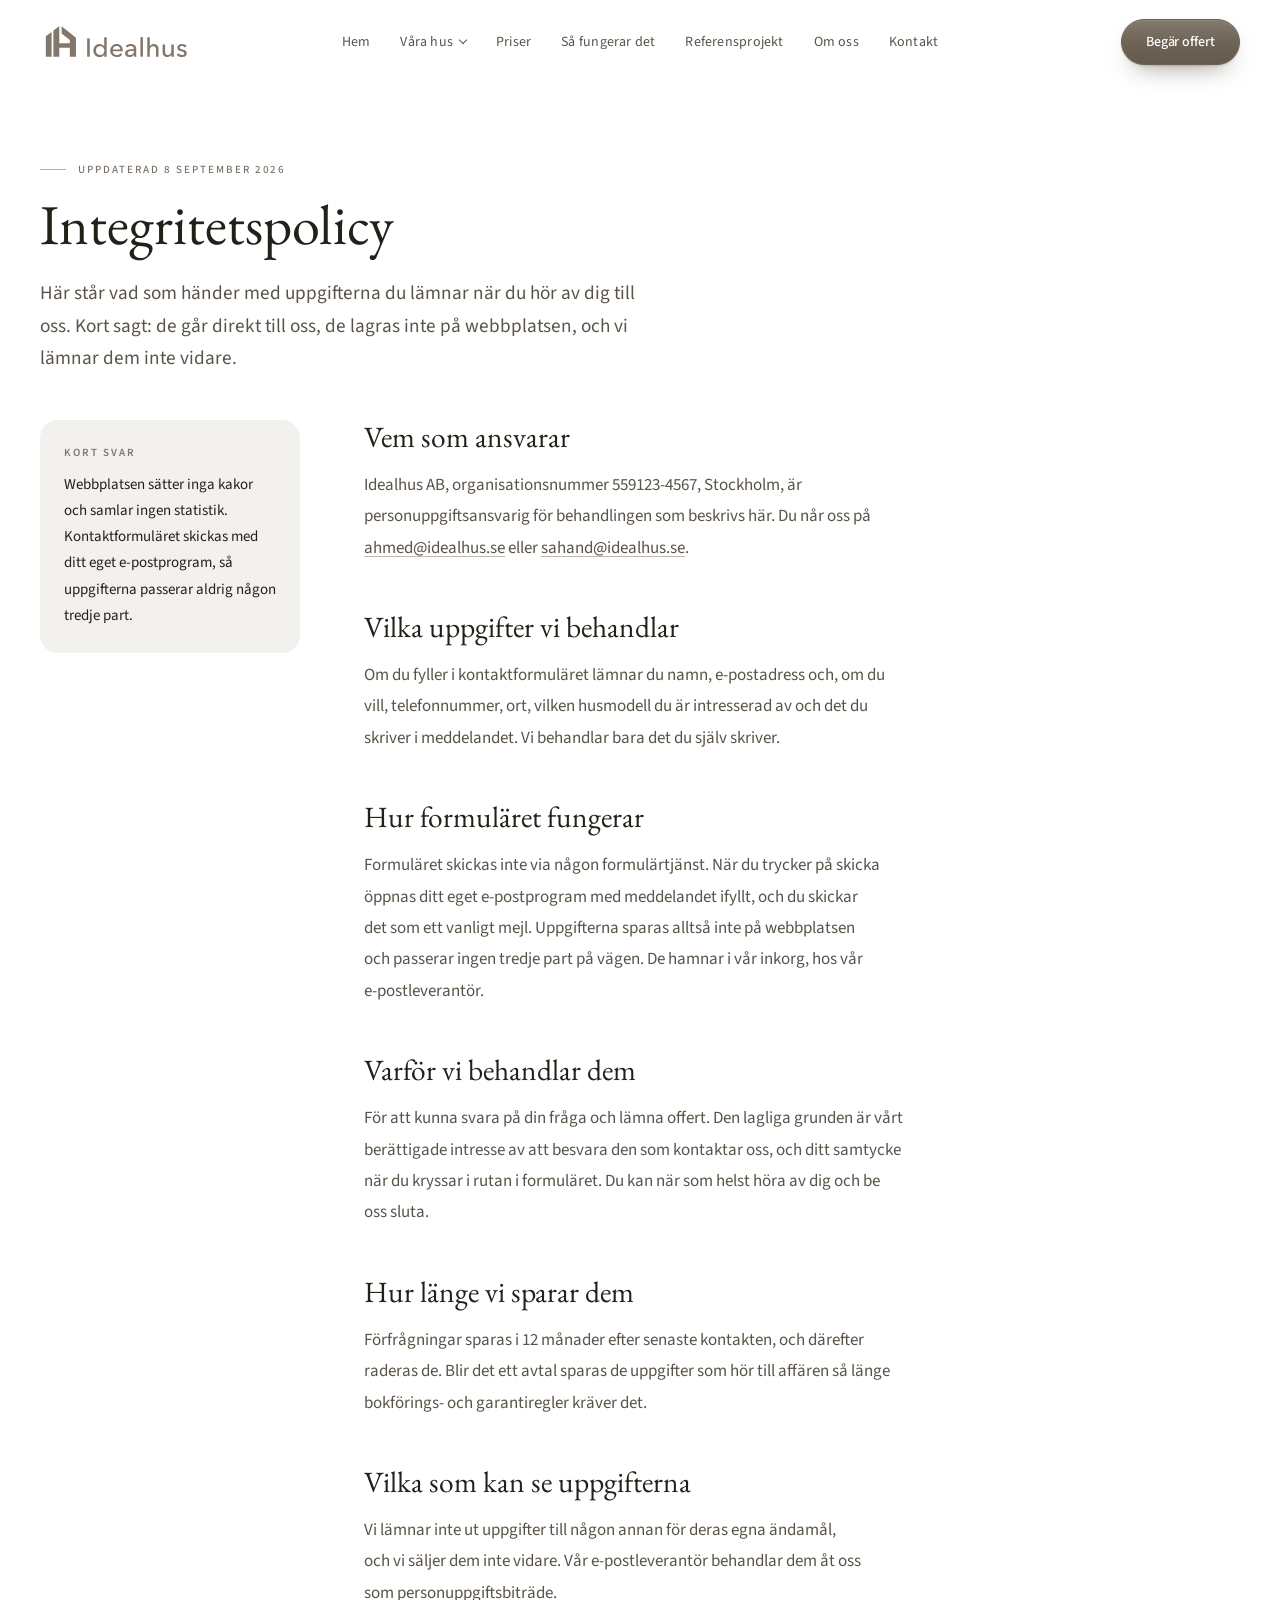
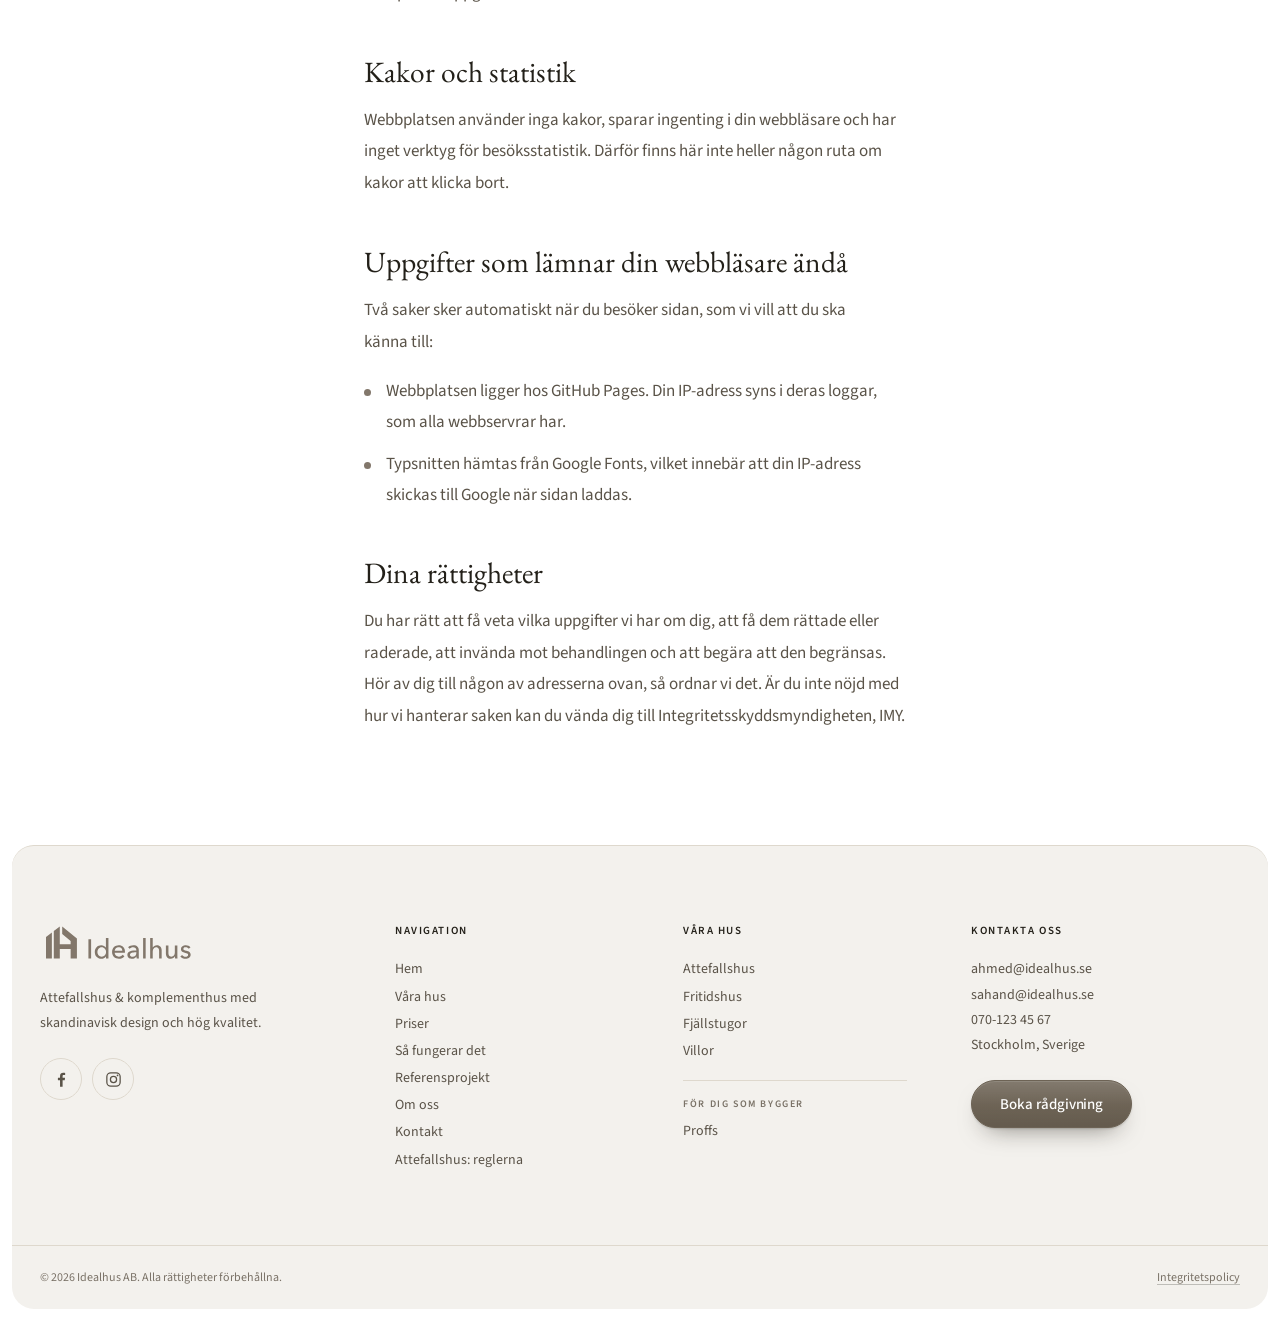
<file: integritetspolicy.html>
<!doctype html>
<html lang="sv">
  <head>
    <meta charset="UTF-8">
    <meta name="viewport" content="width=device-width, initial-scale=1.0">
    <title>Integritetspolicy | Idealhus</title>
    <meta name="description" content="Så behandlar Idealhus personuppgifter. Inga kakor, ingen besöksstatistik, och kontaktformuläret skickas med ditt eget e-postprogram.">
    <meta name="theme-color" content="#2c2820">
    <link rel="icon" href="images/idealhus.svg" type="image/svg+xml">
    <link rel="icon" href="favicon.ico" sizes="32x32">
    <link rel="apple-touch-icon" href="apple-touch-icon.png">
    <link rel="canonical" href="https://dakotakrk.github.io/idealhus/integritetspolicy.html">

    <meta property="og:type" content="website">
    <meta property="og:locale" content="sv_SE">
    <meta property="og:site_name" content="Idealhus">
    <meta property="og:title" content="Integritetspolicy | Idealhus">
    <meta property="og:description" content="Så behandlar Idealhus personuppgifter. Inga kakor, ingen besöksstatistik, och kontaktformuläret skickas med ditt eget e-postprogram.">
    <meta property="og:image" content="https://dakotakrk.github.io/idealhus/images/hero-video-poster.webp">
    <meta property="og:url" content="https://dakotakrk.github.io/idealhus/integritetspolicy.html">
    <meta name="twitter:card" content="summary_large_image">

    <link rel="preconnect" href="https://fonts.googleapis.com">
    <link rel="preconnect" href="https://fonts.gstatic.com" crossorigin>
    <link rel="stylesheet" href="https://fonts.googleapis.com/css2?family=EB+Garamond:ital,wght@0,400..600;1,400..600&family=Source+Sans+3:ital,wght@0,300..700;1,400&display=swap">
    <link rel="stylesheet" href="styles.css?v=20260911l">
    <script type="application/ld+json">
    {
      "@context": "https://schema.org",
      "@type": "Organization",
      "@id": "https://dakotakrk.github.io/idealhus/#organisation",
      "name": "Idealhus",
      "legalName": "Idealhus AB",
      "url": "https://dakotakrk.github.io/idealhus/",
      "logo": "https://dakotakrk.github.io/idealhus/images/idealhus_logo.svg",
      "image": "https://dakotakrk.github.io/idealhus/images/hero-video-poster.webp",
      "email": "ahmed@idealhus.se",
      "description": "Idealhus formger och bygger attefallshus, fritidshus, fjallstugor och villor med skandinavisk design och svensk tillverkning.",
      "areaServed": "SE"
    }
    </script>
  </head>
  <body>
    <a class="skip" href="#innehall">Hoppa till innehållet</a>
    <header class="site-header">
      <div class="site-header__inner">
        <a class="logo" href="index.html" aria-label="Till Idealhus startsida">
          <img class="logo__svg" src="images/idealhus_logo.svg" width="1024" height="279" alt="Idealhus">
        </a>

        <nav class="main-nav" aria-label="Huvudmeny">
          <a class="main-nav__link" href="index.html">Hem</a>
          <div class="main-nav__item" data-dropdown>
            <button class="main-nav__link main-nav__toggle" type="button" aria-expanded="false" aria-controls="undermeny-hus">Våra hus<span class="main-nav__pil" aria-hidden="true"></span></button>
            <div class="main-nav__sub" id="undermeny-hus">
              <p class="main-nav__sub-etikett">För dig som ska bo</p>
              <a href="attefallshus.html">
                <img src="images/generated-category-attefallshus-card.webp" alt="" loading="lazy" decoding="async">
                <span>
                  <strong>Attefallshus</strong>
                  <em>Upp till 30 m², utan bygglov</em>
                </span>
              </a>
              <a href="fritidshus.html">
                <img src="images/generated-category-fritidshus-card.webp" alt="" loading="lazy" decoding="async">
                <span>
                  <strong>Fritidshus</strong>
                  <em>För helger och långa somrar</em>
                </span>
              </a>
              <a href="fjallstugor.html">
                <img src="images/generated-category-fjallstuga-card.webp" alt="" loading="lazy" decoding="async">
                <span>
                  <strong>Fjällstugor</strong>
                  <em>Byggda för snölast och kyla</em>
                </span>
              </a>
              <a href="villor.html">
                <img src="images/generated-house-gabled-01.webp" alt="" loading="lazy" decoding="async">
                <span>
                  <strong>Villor</strong>
                  <em>Permanentboende, full planlösning</em>
                </span>
              </a>
              <p class="main-nav__sub-etikett main-nav__sub-etikett--delad">För dig som bygger</p>
              <a href="proffs.html">
                <img src="images/generated-production-yard-01.webp" alt="" loading="lazy" decoding="async">
                <span>
                  <strong>Proffs</strong>
                  <em>Väggar, block och moduler</em>
                </span>
              </a>
            </div>
          </div>
          <a class="main-nav__link" href="priser.html">Priser</a>
          <a class="main-nav__link" href="sa-fungerar-det.html">Så fungerar det</a>
          <a class="main-nav__link" href="referensprojekt.html">Referensprojekt</a>
          <a class="main-nav__link" href="om-oss.html">Om oss</a>
          <a class="main-nav__link" href="kontakt.html">Kontakt</a>
        </nav>

        <div class="site-header__actions">
          <a class="header-button" href="kontakt.html">Begär offert</a>

          <button class="menu-button" type="button" aria-label="Öppna meny" aria-expanded="false" aria-controls="mobile-nav">
            <span class="menu-button__line"></span>
            <span class="menu-button__line"></span>
            <span class="menu-button__line"></span>
          </button>
        </div>
      </div>

      <nav class="mobile-nav" id="mobile-nav" aria-label="Meny" hidden>
        <a href="index.html">Hem</a>
        <div class="mobile-nav__grupp">
          <span>Våra hus</span>
          <a href="attefallshus.html">Attefallshus</a>
          <a href="fritidshus.html">Fritidshus</a>
          <a href="fjallstugor.html">Fjällstugor</a>
          <a href="villor.html">Villor</a>
          <span class="mobile-nav__under">För dig som bygger</span>
          <a href="proffs.html">Proffs</a>
        </div>
        <a href="priser.html">Priser</a>
        <a href="sa-fungerar-det.html">Så fungerar det</a>
        <a href="referensprojekt.html">Referensprojekt</a>
        <a href="om-oss.html">Om oss</a>
        <a href="kontakt.html">Kontakt</a>
        <a class="mobile-nav__cta" href="kontakt.html">Begär offert</a>
      </nav>
    </header>

    <main id="innehall">
      <section class="guide-topp">
        <div class="guide-topp__inner">
          <p class="section-label">Uppdaterad 8 september 2026</p>
          <h1 class="guide-topp__titel">Integritetspolicy</h1>
          <p class="guide-topp__lead">
            Här står vad som händer med uppgifterna du lämnar när du hör av
            dig till oss. Kort sagt: de går direkt till oss, de lagras inte
            på webbplatsen, och vi lämnar dem inte vidare.
          </p>
        </div>
      </section>

      <section class="guide">
        <div class="guide__inner">
          <aside class="guide__snabbsvar">
            <p class="guide__snabbsvar-etikett">Kort svar</p>
            <p>
              Webbplatsen sätter inga kakor och samlar ingen statistik.
              Kontaktformuläret skickas med ditt eget e-postprogram, så
              uppgifterna passerar aldrig någon tredje part.
            </p>
          </aside>

          <div class="guide__text">
            <h2>Vem som ansvarar</h2>
            <p>
              Idealhus AB, organisationsnummer 559123-4567, Stockholm, är
              personuppgiftsansvarig för behandlingen som beskrivs här. Du når
              oss på <a href="mailto:ahmed@idealhus.se">ahmed@idealhus.se</a>
              eller <a href="mailto:sahand@idealhus.se">sahand@idealhus.se</a>.
            </p>

            <h2>Vilka uppgifter vi behandlar</h2>
            <p>
              Om du fyller i kontaktformuläret lämnar du namn, e-postadress
              och, om du vill, telefonnummer, ort, vilken husmodell du är
              intresserad av och det du skriver i meddelandet. Vi behandlar
              bara det du själv skriver.
            </p>

            <h2>Hur formuläret fungerar</h2>
            <p>
              Formuläret skickas inte via någon formulärtjänst. När du trycker
              på skicka öppnas ditt eget e-postprogram med meddelandet ifyllt,
              och du skickar det som ett vanligt mejl. Uppgifterna sparas
              alltså inte på webbplatsen och passerar ingen tredje part på
              vägen. De hamnar i vår inkorg, hos vår e-postleverantör.
            </p>

            <h2>Varför vi behandlar dem</h2>
            <p>
              För att kunna svara på din fråga och lämna offert. Den lagliga
              grunden är vårt berättigade intresse av att besvara den som
              kontaktar oss, och ditt samtycke när du kryssar i rutan i
              formuläret. Du kan när som helst höra av dig och be oss sluta.
            </p>

            <h2>Hur länge vi sparar dem</h2>
            <p>
              Förfrågningar sparas i 12 månader efter senaste kontakten,
              och därefter raderas de. Blir det ett avtal sparas de uppgifter
              som hör till affären så länge bokförings- och garantiregler
              kräver det.
            </p>

            <h2>Vilka som kan se uppgifterna</h2>
            <p>
              Vi lämnar inte ut uppgifter till någon annan för deras egna
              ändamål, och vi säljer dem inte vidare. Vår e-postleverantör
              behandlar dem åt oss som personuppgiftsbiträde.
            </p>

            <h2>Kakor och statistik</h2>
            <p>
              Webbplatsen använder inga kakor, sparar ingenting i din
              webbläsare och har inget verktyg för besöksstatistik. Därför
              finns här inte heller någon ruta om kakor att klicka bort.
            </p>

            <h2>Uppgifter som lämnar din webbläsare ändå</h2>
            <p>
              Två saker sker automatiskt när du besöker sidan, som vi vill att
              du ska känna till:
            </p>
            <ul class="guide__lista">
              <li>Webbplatsen ligger hos GitHub Pages. Din IP-adress syns i
                deras loggar, som alla webbservrar har.</li>
              <li>Typsnitten hämtas från Google Fonts, vilket innebär att din
                IP-adress skickas till Google när sidan laddas.</li>
            </ul>

            <h2>Dina rättigheter</h2>
            <p>
              Du har rätt att få veta vilka uppgifter vi har om dig, att få dem
              rättade eller raderade, att invända mot behandlingen och att
              begära att den begränsas. Hör av dig till någon av adresserna
              ovan, så ordnar vi det. Är du inte nöjd med hur vi hanterar
              saken kan du vända dig till Integritetsskyddsmyndigheten, IMY.
            </p>
          </div>
        </div>
      </section>
    </main>

    <footer class="site-footer">
      <div class="site-footer__inner">
        <div>
          <img class="site-footer__logo" src="images/idealhus_logo.svg" width="1024" height="279" loading="lazy" decoding="async" alt="Idealhus">
          <p class="site-footer__text">
            Attefallshus &amp; komplementhus med skandinavisk design och hög kvalitet.
          </p>
          <div class="site-footer__social">
            <a href="#" aria-label="Idealhus på Facebook" target="_blank" rel="noopener">
              <svg viewBox="0 0 24 24" fill="currentColor" aria-hidden="true" focusable="false">
                <path d="M13.4 21v-8h2.7l.4-3.1h-3.1V7.9c0-.9.25-1.45 1.55-1.45h1.65V3.68c-.29-.04-1.27-.13-2.42-.13-2.4 0-4.03 1.46-4.03 4.15v2.2H7.45V13h2.7v8h3.25z"/>
              </svg>
            </a>
            <a href="#" aria-label="Idealhus på Instagram" target="_blank" rel="noopener">
              <svg viewBox="0 0 24 24" fill="none" stroke="currentColor" stroke-width="1.6" aria-hidden="true" focusable="false">
                <rect x="3.6" y="3.6" width="16.8" height="16.8" rx="5"/>
                <circle cx="12" cy="12" r="3.9"/>
                <circle cx="17.1" cy="6.9" r="1.1" fill="currentColor" stroke="none"/>
              </svg>
            </a>
          </div>
        </div>

        <div>
          <h2 class="site-footer__heading">Navigation</h2>
          <nav class="site-footer__nav" aria-label="Sidfot navigation">
            <a href="index.html">Hem</a>
            <a href="attefallshus.html">Våra hus</a>
            <a href="priser.html">Priser</a>
            <a href="sa-fungerar-det.html">Så fungerar det</a>
            <a href="referensprojekt.html">Referensprojekt</a>
            <a href="om-oss.html">Om oss</a>
            <a href="kontakt.html">Kontakt</a>
            <a href="attefallshus-regler.html">Attefallshus: reglerna</a>
          </nav>
        </div>

        <div>
          <h2 class="site-footer__heading">Våra hus</h2>
          <nav class="site-footer__nav" aria-label="Sidfot husmodeller">
            <a href="attefallshus.html">Attefallshus</a>
            <a href="fritidshus.html">Fritidshus</a>
            <a href="fjallstugor.html">Fjällstugor</a>
            <a href="villor.html">Villor</a>
            <span class="site-footer__etikett">För dig som bygger</span>
            <a href="proffs.html">Proffs</a>
          </nav>
        </div>

        <div>
          <h2 class="site-footer__heading">Kontakta oss</h2>
          <p class="site-footer__text">
            <a href="mailto:ahmed@idealhus.se">ahmed@idealhus.se</a><br>
            <a href="mailto:sahand@idealhus.se">sahand@idealhus.se</a><br>
            <a href="tel:+46701234567">070-123 45 67</a><br>
            Stockholm, Sverige
          </p>
          <a class="site-footer__button" href="kontakt.html">Boka rådgivning</a>
        </div>
      </div>

      <div class="site-footer__bottom">
        <span>© 2026 Idealhus AB. Alla rättigheter förbehållna.</span>
        <a class="site-footer__policy" href="integritetspolicy.html">Integritetspolicy</a>
      </div>
    </footer>

    <script>
      // Teckningarna i skedeskorten ritar upp sig nar de kommer i vy.
      // Langden mats per linje, annars drar korta och langa streck i
      // olika takt. Fyllda delar tonas in i stallet.
      (function () {
        if (!window.IntersectionObserver) return;
        if (window.matchMedia('(prefers-reduced-motion: reduce)').matches) return;

        var teckningar = document.querySelectorAll('.skede__bild svg, .fas__bild svg');
        if (!teckningar.length) return;

        Array.prototype.forEach.call(teckningar, function (svg) {
          var nr = 0;
          Array.prototype.forEach.call(svg.querySelectorAll('path, rect'), function (el) {
            el.style.setProperty('--i', nr);
            nr += 1;
            if (el.classList.contains('accentfyll')) return;
            var langd = 0;
            try { langd = el.getTotalLength(); } catch (e) { langd = 0; }
            if (langd) el.style.setProperty('--len', Math.ceil(langd));
          });
          svg.classList.add('teckning');
        });

        // Ritas en gang, men vaken-klassen foljer med in och ut ur vyn:
        // evighetsrorelsen ska inte rulla nar teckningen inte syns.
        var obs = new IntersectionObserver(function (poster) {
          poster.forEach(function (p) {
            p.target.classList.toggle('teckning--vaken', p.isIntersecting);
            if (p.isIntersecting) p.target.classList.add('teckning--ritad');
          });
        }, { threshold: 0.15 });

        Array.prototype.forEach.call(teckningar, function (svg) { obs.observe(svg); });

        // Skyddsnat: en teckning som inte hunnit bli uppritad ska inte
        // sta kvar som en tom ruta. Det som syns ritas anda.
        window.setTimeout(function () {
          Array.prototype.forEach.call(teckningar, function (svg) {
            var r = svg.getBoundingClientRect();
            if (r.top < window.innerHeight && r.bottom > 0) {
              svg.classList.add('teckning--ritad');
            }
          });
        }, 2500);
      })();
    </script>
    <script>
      // En sidovergang som hoppas over avvisar sina loften. Utan
      // detta hamnar "Transition was skipped" i konsolen pa varje
      // sidbyte som webblasaren valjer bort.
      (function () {
        function tyst(e) {
          if (e.viewTransition) e.viewTransition.finished.catch(function () {});
        }
        window.addEventListener('pageswap', tyst);
        window.addEventListener('pagereveal', tyst);
      })();
    </script>
    <script>
      (function () {
        var item = document.querySelector('[data-dropdown]');
        if (!item) return;
        var knapp = item.querySelector('.main-nav__toggle');
        var stangTimer;
        function satt(oppen) {
          item.classList.toggle('main-nav__item--open', oppen);
          knapp.setAttribute('aria-expanded', String(oppen));
        }
        knapp.addEventListener('click', function () {
          satt(!item.classList.contains('main-nav__item--open'));
        });
        item.addEventListener('mouseenter', function () {
          window.clearTimeout(stangTimer);
          if (window.matchMedia('(hover: hover)').matches) satt(true);
        });
        item.addEventListener('mouseleave', function () {
          if (!window.matchMedia('(hover: hover)').matches) return;
          stangTimer = window.setTimeout(function () { satt(false); }, 160);
        });
        document.addEventListener('keydown', function (e) {
          if (e.key === 'Escape' && item.classList.contains('main-nav__item--open')) {
            satt(false); knapp.focus();
          }
        });
        document.addEventListener('click', function (e) {
          if (!item.contains(e.target)) satt(false);
        });
      })();

      (function () {
        var knapp = document.querySelector('.menu-button');
        var panel = document.getElementById('mobile-nav');
        if (!knapp || !panel) return;
        knapp.addEventListener('click', function () {
          var oppen = knapp.getAttribute('aria-expanded') === 'true';
          knapp.setAttribute('aria-expanded', String(!oppen));
          knapp.setAttribute('aria-label', oppen ? 'Öppna meny' : 'Stäng meny');
          knapp.classList.toggle('menu-button--open', !oppen);
          panel.hidden = oppen;
          // Sidans rullelement ar <html>. Utan last rullar sidan bakom
          // en meny som tacker nastan hela skarmen.
          document.documentElement.style.overflow = oppen ? '' : 'hidden';
        });
      })();

      (function () {
        if (!window.IntersectionObserver) return;
        var valjare = ['.subpage-hero__content', '.category-filter', '.filter', '.category__head',
          '.model-card', '.process__head', '.process__lista li', '.team-kort',
          '.galleri figure', '.segment__block', '.contact-page-hero__inner',
          '.contact-person', '.textsida > *', '.contact-section__intro', '.contact-form'].join(',');
        var element = Array.prototype.slice.call(document.querySelectorAll(valjare));
        if (!element.length) return;
        document.documentElement.classList.add('js-reveal');
        var raknare = new Map();
        element.forEach(function (el) {
          el.classList.add('reveal');
          var f = el.parentElement;
          var i = raknare.get(f) || 0;
          raknare.set(f, i + 1);
          if (i) el.style.setProperty('--reveal-delay', (i * 0.06).toFixed(2) + 's');
        });
        element.forEach(function (el) {
          if (el.getBoundingClientRect().top < window.innerHeight) {
            el.style.setProperty('--reveal-delay', '0s');
            el.classList.add('reveal--inne');
          }
        });
        var obs = new IntersectionObserver(function (poster) {
          poster.forEach(function (p) {
            if (!p.isIntersecting) return;
            p.target.classList.add('reveal--inne');
            obs.unobserve(p.target);
          });
        }, { rootMargin: '0px 0px -8% 0px', threshold: 0.05 });
        element.forEach(function (el) { obs.observe(el); });
        // Skyddsnatet mater bara det som ar kvar, hogst fyra ganger i
        // sekunden, och kopplar bort sig sjalvt nar allt ar framme. Att
        // mata alla element i varje bildruta tvingade fram en layout per
        // bildruta - det var det som hackade under rullning.
        var kvar = element.filter(function (el) {
          return !el.classList.contains('reveal--inne');
        });
        var senast = 0;
        function kolla() {
          var nu = Date.now();
          if (nu - senast < 250) return;
          senast = nu;
          for (var i = kvar.length - 1; i >= 0; i--) {
            var el = kvar[i];
            if (el.classList.contains('reveal--inne')) {
              kvar.splice(i, 1);
              continue;
            }
            var r = el.getBoundingClientRect();
            if (r.top < window.innerHeight && r.bottom > 0) {
              el.classList.add('reveal--inne');
              obs.unobserve(el);
              kvar.splice(i, 1);
            }
          }
          if (!kvar.length) window.removeEventListener('scroll', kolla);
        }
        if (kvar.length) window.addEventListener('scroll', kolla, { passive: true });
      })();

      (function () {
        var rad = document.querySelector('.category-filter');
        if (!rad) return;
        function uppdatera() {
          var mer = rad.scrollWidth - rad.clientWidth - rad.scrollLeft > 8;
          rad.classList.toggle('category-filter--mer', mer);
        }
        uppdatera();
        rad.addEventListener('scroll', uppdatera, { passive: true });
        window.addEventListener('resize', uppdatera);
      })();

      // Egen rullgardin. Systemets egen lista gar inte att forma, sa den
      // byggs om har. Selecten ligger kvar dold och bar vardet, vilket
      // gor att formularets ovriga kod inte behover veta om det har.
      (function () {
        var listor = document.querySelectorAll('.contact-form select');
        var lopnr = 0;
        Array.prototype.forEach.call(listor, function (select) {
          if (!select.options.length) return;
          lopnr += 1;
          var skal = document.createElement('div');
          skal.className = 'valj';
          select.parentNode.insertBefore(skal, select);
          skal.appendChild(select);

          var knapp = document.createElement('button');
          knapp.type = 'button';
          knapp.className = 'valj__knapp';
          knapp.setAttribute('aria-haspopup', 'listbox');
          knapp.setAttribute('aria-expanded', 'false');
          var etikett = select.id
            ? document.querySelector('label[for="' + select.id + '"]')
            : null;
          if (etikett) {
            if (!etikett.id) etikett.id = 'valj-etikett-' + lopnr;
            knapp.setAttribute('aria-labelledby', etikett.id + ' valj-text-' + lopnr);
          }

          var text = document.createElement('span');
          text.className = 'valj__text';
          text.id = 'valj-text-' + lopnr;
          var pil = document.createElement('span');
          pil.className = 'valj__pil';
          knapp.appendChild(text);
          knapp.appendChild(pil);

          var lista = document.createElement('ul');
          lista.className = 'valj__lista';
          lista.id = 'valj-lista-' + lopnr;
          lista.setAttribute('role', 'listbox');
          lista.hidden = true;
          knapp.setAttribute('aria-controls', lista.id);

          var val = [];
          Array.prototype.forEach.call(select.options, function (o, i) {
            var li = document.createElement('li');
            li.className = 'valj__val';
            li.id = 'valj-' + lopnr + '-' + i;
            li.setAttribute('role', 'option');
            li.setAttribute('aria-selected', String(i === select.selectedIndex));
            li.textContent = o.textContent;
            lista.appendChild(li);
            val.push(li);
          });

          skal.appendChild(knapp);
          skal.appendChild(lista);

          var markerad = select.selectedIndex < 0 ? 0 : select.selectedIndex;

          function visaValt() {
            var o = select.options[select.selectedIndex];
            text.textContent = o ? o.textContent : '';
            text.classList.toggle('valj__text--tom', !select.value);
          }

          function markera(i) {
            if (i < 0) i = 0;
            if (i > val.length - 1) i = val.length - 1;
            markerad = i;
            val.forEach(function (li, n) {
              li.classList.toggle('valj__val--markerad', n === i);
            });
            knapp.setAttribute('aria-activedescendant', val[i].id);
            if (!lista.hidden && val[i].scrollIntoView) {
              val[i].scrollIntoView({ block: 'nearest' });
            }
          }

          function oppna() {
            lista.hidden = false;
            knapp.setAttribute('aria-expanded', 'true');
            markera(select.selectedIndex < 0 ? 0 : select.selectedIndex);
          }

          function stang(aterfokus) {
            lista.hidden = true;
            knapp.setAttribute('aria-expanded', 'false');
            knapp.removeAttribute('aria-activedescendant');
            if (aterfokus) knapp.focus();
          }

          function valj(i) {
            select.selectedIndex = i;
            val.forEach(function (li, n) {
              li.setAttribute('aria-selected', String(n === i));
            });
            visaValt();
            var h = document.createEvent('HTMLEvents');
            h.initEvent('change', true, false);
            select.dispatchEvent(h);
          }

          knapp.addEventListener('click', function () {
            if (lista.hidden) oppna(); else stang(false);
          });

          knapp.addEventListener('keydown', function (e) {
            var k = e.key;
            if (lista.hidden) {
              if (k === 'ArrowDown' || k === 'ArrowUp' || k === 'Enter' || k === ' ') {
                e.preventDefault();
                oppna();
              }
              return;
            }
            if (k === 'ArrowDown') { e.preventDefault(); markera(markerad + 1); }
            else if (k === 'ArrowUp') { e.preventDefault(); markera(markerad - 1); }
            else if (k === 'Home') { e.preventDefault(); markera(0); }
            else if (k === 'End') { e.preventDefault(); markera(val.length - 1); }
            else if (k === 'Enter' || k === ' ') {
              e.preventDefault();
              valj(markerad);
              stang(true);
            } else if (k === 'Escape') { e.preventDefault(); stang(true); }
            else if (k === 'Tab') { stang(false); }
          });

          lista.addEventListener('mousedown', function (e) { e.preventDefault(); });

          lista.addEventListener('click', function (e) {
            var i = val.indexOf(e.target);
            if (i < 0) return;
            valj(i);
            stang(true);
          });

          lista.addEventListener('mousemove', function (e) {
            var i = val.indexOf(e.target);
            if (i > -1 && i !== markerad) markera(i);
          });

          document.addEventListener('click', function (e) {
            if (!lista.hidden && !skal.contains(e.target)) stang(false);
          });

          visaValt();
        });
      })();

    </script>
  </body>
</html>
</file>
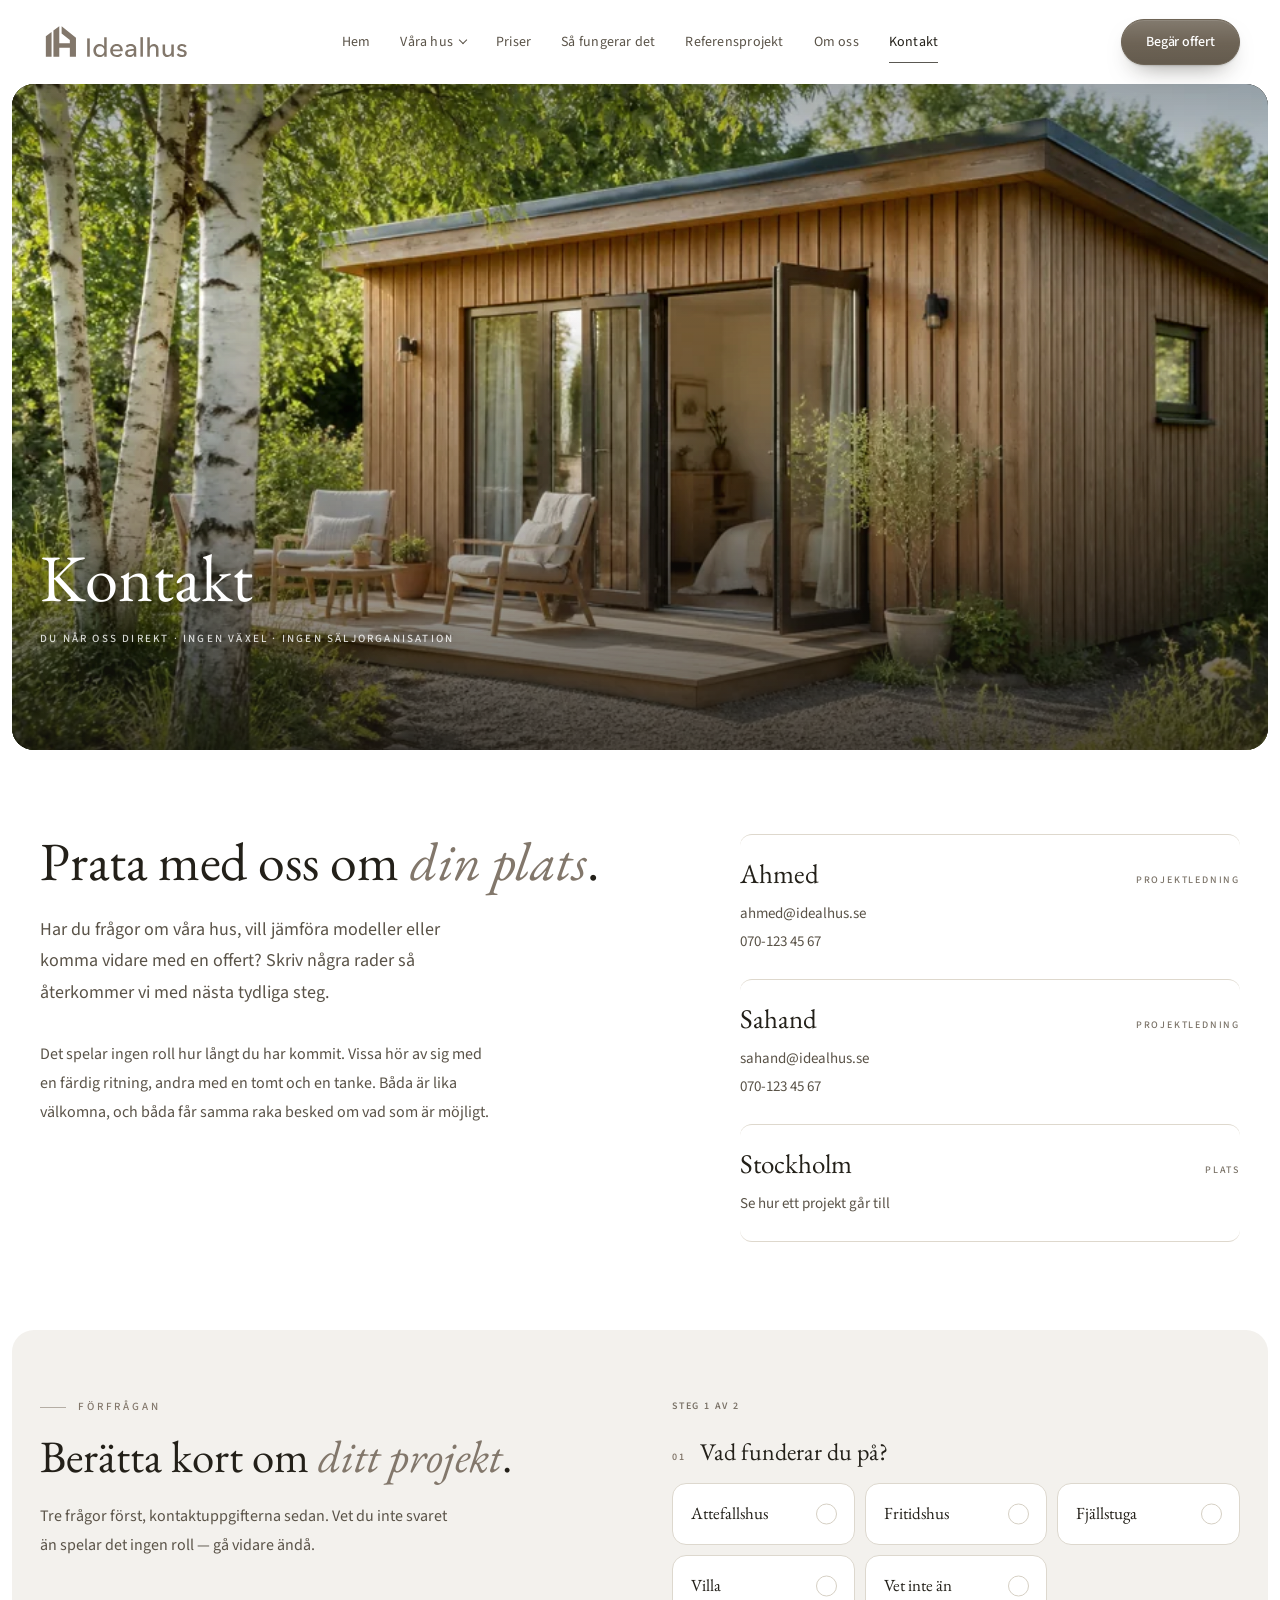
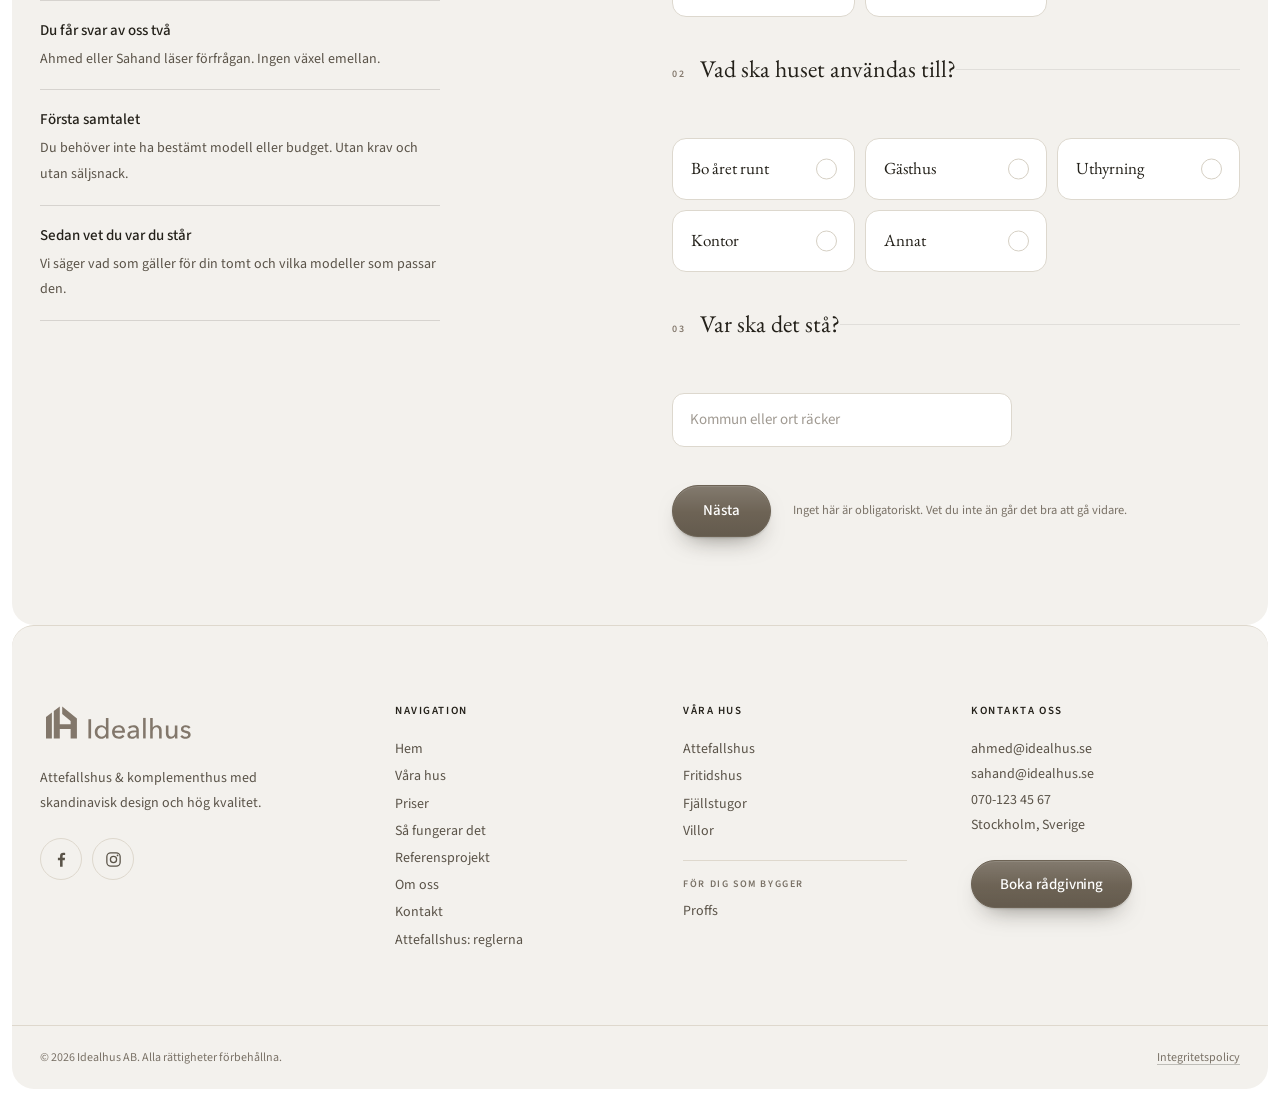
<file: kontakt.html>
<!doctype html>
<html lang="sv">
  <head>
    <meta charset="UTF-8">
    <meta name="viewport" content="width=device-width, initial-scale=1.0">
    <title>Kontakt | Idealhus</title>
    <meta name="description" content="Kontakta Idealhus om husmodeller, offert och nästa steg. Du når Ahmed och Sahand direkt.">
    <meta name="theme-color" content="#2c2820">
    <link rel="icon" href="images/idealhus.svg" type="image/svg+xml">
    <link rel="icon" href="favicon.ico" sizes="32x32">
    <link rel="apple-touch-icon" href="apple-touch-icon.png">
    <link rel="canonical" href="https://dakotakrk.github.io/idealhus/kontakt.html">

    <meta property="og:type" content="website">
    <meta property="og:locale" content="sv_SE">
    <meta property="og:site_name" content="Idealhus">
    <meta property="og:title" content="Kontakt | Idealhus">
    <meta property="og:description" content="Kontakta Idealhus om husmodeller, offert och nästa steg. Du når Ahmed och Sahand direkt.">
    <meta property="og:image" content="https://dakotakrk.github.io/idealhus/images/generated-house-garden-01.webp">
    <meta property="og:url" content="https://dakotakrk.github.io/idealhus/kontakt.html">
    <meta name="twitter:card" content="summary_large_image">

    <link rel="preconnect" href="https://fonts.googleapis.com">
    <link rel="preconnect" href="https://fonts.gstatic.com" crossorigin>
    <link rel="stylesheet" href="https://fonts.googleapis.com/css2?family=EB+Garamond:ital,wght@0,400..600;1,400..600&family=Source+Sans+3:ital,wght@0,300..700;1,400&display=swap">
    <link rel="preload" as="image" href="images/generated-house-garden-01.webp" fetchpriority="high">
    <link rel="stylesheet" href="styles.css?v=20260911l">
    <script type="application/ld+json">
    {
      "@context": "https://schema.org",
      "@type": "Organization",
      "@id": "https://dakotakrk.github.io/idealhus/#organisation",
      "name": "Idealhus",
      "legalName": "Idealhus AB",
      "url": "https://dakotakrk.github.io/idealhus/",
      "logo": "https://dakotakrk.github.io/idealhus/images/idealhus_logo.svg",
      "image": "https://dakotakrk.github.io/idealhus/images/hero-video-poster.webp",
      "email": "ahmed@idealhus.se",
      "description": "Idealhus formger och bygger attefallshus, fritidshus, fjallstugor och villor med skandinavisk design och svensk tillverkning.",
      "areaServed": "SE"
    }
    </script>
  </head>
  <body>
    <a class="skip" href="#innehall">Hoppa till innehållet</a>
    <header class="site-header">
      <div class="site-header__inner">
        <a class="logo" href="index.html" aria-label="Till Idealhus startsida">
          <img class="logo__svg" src="images/idealhus_logo.svg" width="1024" height="279" alt="Idealhus">
        </a>

        <nav class="main-nav" aria-label="Huvudmeny">
          <a class="main-nav__link" href="index.html">Hem</a>
          <div class="main-nav__item" data-dropdown>
            <button class="main-nav__link main-nav__toggle" type="button" aria-expanded="false" aria-controls="undermeny-hus">Våra hus<span class="main-nav__pil" aria-hidden="true"></span></button>
            <div class="main-nav__sub" id="undermeny-hus">
              <p class="main-nav__sub-etikett">För dig som ska bo</p>
              <a href="attefallshus.html">
                <img src="images/generated-category-attefallshus-card.webp" alt="" loading="lazy" decoding="async">
                <span>
                  <strong>Attefallshus</strong>
                  <em>Upp till 30 m², utan bygglov</em>
                </span>
              </a>
              <a href="fritidshus.html">
                <img src="images/generated-category-fritidshus-card.webp" alt="" loading="lazy" decoding="async">
                <span>
                  <strong>Fritidshus</strong>
                  <em>För helger och långa somrar</em>
                </span>
              </a>
              <a href="fjallstugor.html">
                <img src="images/generated-category-fjallstuga-card.webp" alt="" loading="lazy" decoding="async">
                <span>
                  <strong>Fjällstugor</strong>
                  <em>Byggda för snölast och kyla</em>
                </span>
              </a>
              <a href="villor.html">
                <img src="images/generated-house-gabled-01.webp" alt="" loading="lazy" decoding="async">
                <span>
                  <strong>Villor</strong>
                  <em>Permanentboende, full planlösning</em>
                </span>
              </a>
              <p class="main-nav__sub-etikett main-nav__sub-etikett--delad">För dig som bygger</p>
              <a href="proffs.html">
                <img src="images/generated-production-yard-01.webp" alt="" loading="lazy" decoding="async">
                <span>
                  <strong>Proffs</strong>
                  <em>Väggar, block och moduler</em>
                </span>
              </a>
            </div>
          </div>
          <a class="main-nav__link" href="priser.html">Priser</a>
          <a class="main-nav__link" href="sa-fungerar-det.html">Så fungerar det</a>
          <a class="main-nav__link" href="referensprojekt.html">Referensprojekt</a>
          <a class="main-nav__link" href="om-oss.html">Om oss</a>
          <a class="main-nav__link main-nav__link--active" href="kontakt.html">Kontakt</a>
        </nav>

        <div class="site-header__actions">
          <a class="header-button" href="kontakt.html">Begär offert</a>

          <button class="menu-button" type="button" aria-label="Öppna meny" aria-expanded="false" aria-controls="mobile-nav">
            <span class="menu-button__line"></span>
            <span class="menu-button__line"></span>
            <span class="menu-button__line"></span>
          </button>
        </div>
      </div>

      <nav class="mobile-nav" id="mobile-nav" aria-label="Meny" hidden>
        <a href="index.html">Hem</a>
        <div class="mobile-nav__grupp">
          <span>Våra hus</span>
          <a href="attefallshus.html">Attefallshus</a>
          <a href="fritidshus.html">Fritidshus</a>
          <a href="fjallstugor.html">Fjällstugor</a>
          <a href="villor.html">Villor</a>
          <span class="mobile-nav__under">För dig som bygger</span>
          <a href="proffs.html">Proffs</a>
        </div>
        <a href="priser.html">Priser</a>
        <a href="sa-fungerar-det.html">Så fungerar det</a>
        <a href="referensprojekt.html">Referensprojekt</a>
        <a href="om-oss.html">Om oss</a>
        <a href="kontakt.html">Kontakt</a>
        <a class="mobile-nav__cta" href="kontakt.html">Begär offert</a>
      </nav>
    </header>

    <main id="innehall">
      <section class="subpage-hero">
        <img class="subpage-hero__image" src="images/generated-house-garden-01.webp" width="1600" height="900" fetchpriority="high" decoding="async" alt="Kompakt gästhus med uteplats i trädgård">

        <div class="subpage-hero__content-wrap">
          <div class="subpage-hero__content">
            <h1 class="subpage-hero__title">Kontakt</h1>
            <p class="subpage-hero__meta">Du når oss direkt · ingen växel · ingen säljorganisation</p>
          </div>
        </div>
      </section>

      <section class="kontakt-topp">
        <div>
          <h2>Prata med oss om <em>din plats</em>.</h2>
          <p class="kontakt-topp__lead">
            Har du frågor om våra hus, vill jämföra modeller eller komma vidare
            med en offert? Skriv några rader så återkommer vi med nästa tydliga
            steg.
          </p>
          <p class="kontakt-topp__brod">
            Det spelar ingen roll hur långt du har kommit. Vissa hör av sig med
            en färdig ritning, andra med en tomt och en tanke. Båda är lika
            välkomna, och båda får samma raka besked om vad som är möjligt.
          </p>
        </div>

        <div class="kontakt-direkt">
          <div class="kontakt-direkt__rad">
            <span class="kontakt-direkt__namn">Ahmed</span>
            <span class="kontakt-direkt__roll">Projektledning</span>
            <span class="kontakt-direkt__lankar">
              <a href="mailto:ahmed@idealhus.se">ahmed@idealhus.se</a>
              <a href="tel:+46701234567">070-123 45 67</a>
            </span>
          </div>

          <div class="kontakt-direkt__rad">
            <span class="kontakt-direkt__namn">Sahand</span>
            <span class="kontakt-direkt__roll">Projektledning</span>
            <span class="kontakt-direkt__lankar">
              <a href="mailto:sahand@idealhus.se">sahand@idealhus.se</a>
              <a href="tel:+46701234567">070-123 45 67</a>
            </span>
          </div>

          <div class="kontakt-direkt__rad">
            <span class="kontakt-direkt__namn">Stockholm</span>
            <span class="kontakt-direkt__roll">Plats</span>
            <span class="kontakt-direkt__lankar">
              <a href="sa-fungerar-det.html">Se hur ett projekt går till</a>
            </span>
          </div>
        </div>
      </section>

      <section class="contact-section" id="forfragan">
        <div class="contact-section__inner">
          <div class="contact-section__intro">
            <p class="section-label section-label--accent">Förfrågan</p>
            <h2 class="contact-section__title">Berätta kort om <em>ditt projekt</em>.</h2>
            <p class="contact-section__text">
              Tre frågor först, kontaktuppgifterna sedan. Vet du inte svaret än
              spelar det ingen roll — gå vidare ändå.
            </p>

            <ul class="kontakt-tips">
              <li>
                <strong>Du får svar av oss två</strong>
                <span>Ahmed eller Sahand läser förfrågan. Ingen växel emellan.</span>
              </li>
              <li>
                <strong>Första samtalet</strong>
                <span>Du behöver inte ha bestämt modell eller budget. Utan krav och utan säljsnack.</span>
              </li>
              <li>
                <strong>Sedan vet du var du står</strong>
                <span>Vi säger vad som gäller för din tomt och vilka modeller som passar den.</span>
              </li>
            </ul>
          </div>

          <form class="contact-form" id="kontaktformular" method="post" novalidate>
            <p class="contact-form__steg" data-raknare hidden>Steg <span>1</span> av 2</p>

            <div class="contact-form__del" data-del="1">
              <fieldset class="valgrupp">
                <legend>Vad funderar du på?</legend>
                <div class="valgrupp__rad">
                <label class="val"><input type="radio" name="hustyp" value="Attefallshus"><span>Attefallshus</span></label>
                <label class="val"><input type="radio" name="hustyp" value="Fritidshus"><span>Fritidshus</span></label>
                <label class="val"><input type="radio" name="hustyp" value="Fjällstuga"><span>Fjällstuga</span></label>
                <label class="val"><input type="radio" name="hustyp" value="Villa"><span>Villa</span></label>
                <label class="val"><input type="radio" name="hustyp" value="Vet inte än"><span>Vet inte än</span></label>
                </div>
              </fieldset>

              <fieldset class="valgrupp">
                <legend>Vad ska huset användas till?</legend>
                <div class="valgrupp__rad">
                <label class="val"><input type="radio" name="anvandning" value="Bo året runt"><span>Bo året runt</span></label>
                <label class="val"><input type="radio" name="anvandning" value="Gästhus"><span>Gästhus</span></label>
                <label class="val"><input type="radio" name="anvandning" value="Uthyrning"><span>Uthyrning</span></label>
                <label class="val"><input type="radio" name="anvandning" value="Kontor"><span>Kontor</span></label>
                <label class="val"><input type="radio" name="anvandning" value="Annat"><span>Annat</span></label>
                </div>
              </fieldset>

              <fieldset class="valgrupp valgrupp--falt">
                <legend>Var ska det stå?</legend>
                <p class="field">
                  <label class="field__dold" for="field-city">Kommun eller ort</label>
                  <input id="field-city" type="text" name="city" autocomplete="address-level2" placeholder="Kommun eller ort räcker">
                </p>
              </fieldset>

              <div class="contact-form__vidare">
                <button class="contact-form__nasta" type="button" data-nasta>Nästa</button>
                <p class="contact-form__hjalp">
                  Inget här är obligatoriskt. Vet du inte än går det bra att gå vidare.
                </p>
              </div>
            </div>

            <div class="contact-form__del" data-del="2">
              <p class="contact-form__tillbaka">
                <button type="button" data-tillbaka>Tillbaka</button>
              </p>

              <div class="contact-form__row">
                <p class="field">
                  <label for="field-name">Namn</label>
                  <input id="field-name" type="text" name="name" autocomplete="name" required placeholder="Vad heter du?">
                </p>
                <p class="field">
                  <label for="field-email">E-postadress</label>
                  <input id="field-email" type="email" name="email" autocomplete="email" required placeholder="namn@exempel.se">
                </p>
              </div>

              <p class="field">
                <label for="field-phone">Telefonnummer <em>(frivilligt)</em></label>
                <input id="field-phone" type="tel" name="phone" autocomplete="tel" placeholder="070-000 00 00">
              </p>

              <p class="field">
                <label for="field-message">Något mer vi bör veta? <em>(frivilligt)</em></label>
                <textarea id="field-message" name="message" placeholder="Sluttande tomt, trång infart, ungefär när det ska stå klart..."></textarea>
              </p>

              <!-- Lockbete for spambottar: doljs for besokare, ska alltid vara tom. -->
              <input class="contact-form__honey" type="text" name="_honey" tabindex="-1" autocomplete="off" aria-hidden="true">

              <div class="contact-form__bottom">
                <button type="submit">Skicka förfrågan</button>

                <label class="contact-form__check">
                  <input type="checkbox" name="consent" required>
                  <span>Genom att skicka godkänner du att Idealhus kontaktar dig om din förfrågan. Se vår <a href="integritetspolicy.html">integritetspolicy</a>.</span>
                </label>
              </div>
            </div>

            <p class="contact-form__status" role="status" aria-live="polite" hidden></p>
          </form>
        </div>
      </section>
    </main>

    <footer class="site-footer">
      <div class="site-footer__inner">
        <div>
          <img class="site-footer__logo" src="images/idealhus_logo.svg" width="1024" height="279" loading="lazy" decoding="async" alt="Idealhus">
          <p class="site-footer__text">
            Attefallshus &amp; komplementhus med skandinavisk design och hög kvalitet.
          </p>
          <div class="site-footer__social">
            <a href="#" aria-label="Idealhus på Facebook" target="_blank" rel="noopener">
              <svg viewBox="0 0 24 24" fill="currentColor" aria-hidden="true" focusable="false">
                <path d="M13.4 21v-8h2.7l.4-3.1h-3.1V7.9c0-.9.25-1.45 1.55-1.45h1.65V3.68c-.29-.04-1.27-.13-2.42-.13-2.4 0-4.03 1.46-4.03 4.15v2.2H7.45V13h2.7v8h3.25z"/>
              </svg>
            </a>
            <a href="#" aria-label="Idealhus på Instagram" target="_blank" rel="noopener">
              <svg viewBox="0 0 24 24" fill="none" stroke="currentColor" stroke-width="1.6" aria-hidden="true" focusable="false">
                <rect x="3.6" y="3.6" width="16.8" height="16.8" rx="5"/>
                <circle cx="12" cy="12" r="3.9"/>
                <circle cx="17.1" cy="6.9" r="1.1" fill="currentColor" stroke="none"/>
              </svg>
            </a>
          </div>
        </div>

        <div>
          <h2 class="site-footer__heading">Navigation</h2>
          <nav class="site-footer__nav" aria-label="Sidfot navigation">
            <a href="index.html">Hem</a>
            <a href="attefallshus.html">Våra hus</a>
            <a href="priser.html">Priser</a>
            <a href="sa-fungerar-det.html">Så fungerar det</a>
            <a href="referensprojekt.html">Referensprojekt</a>
            <a href="om-oss.html">Om oss</a>
            <a href="kontakt.html">Kontakt</a>
            <a href="attefallshus-regler.html">Attefallshus: reglerna</a>
          </nav>
        </div>

        <div>
          <h2 class="site-footer__heading">Våra hus</h2>
          <nav class="site-footer__nav" aria-label="Sidfot husmodeller">
            <a href="attefallshus.html">Attefallshus</a>
            <a href="fritidshus.html">Fritidshus</a>
            <a href="fjallstugor.html">Fjällstugor</a>
            <a href="villor.html">Villor</a>
            <span class="site-footer__etikett">För dig som bygger</span>
            <a href="proffs.html">Proffs</a>
          </nav>
        </div>

        <div>
          <h2 class="site-footer__heading">Kontakta oss</h2>
          <p class="site-footer__text">
            <a href="mailto:ahmed@idealhus.se">ahmed@idealhus.se</a><br>
            <a href="mailto:sahand@idealhus.se">sahand@idealhus.se</a><br>
            <a href="tel:+46701234567">070-123 45 67</a><br>
            Stockholm, Sverige
          </p>
          <a class="site-footer__button" href="kontakt.html">Boka rådgivning</a>
        </div>
      </div>

      <div class="site-footer__bottom">
        <span>© 2026 Idealhus AB. Alla rättigheter förbehållna.</span>
        <a class="site-footer__policy" href="integritetspolicy.html">Integritetspolicy</a>
      </div>
    </footer>

    <script>
      // Teckningarna i skedeskorten ritar upp sig nar de kommer i vy.
      // Langden mats per linje, annars drar korta och langa streck i
      // olika takt. Fyllda delar tonas in i stallet.
      (function () {
        if (!window.IntersectionObserver) return;
        if (window.matchMedia('(prefers-reduced-motion: reduce)').matches) return;

        var teckningar = document.querySelectorAll('.skede__bild svg, .fas__bild svg');
        if (!teckningar.length) return;

        Array.prototype.forEach.call(teckningar, function (svg) {
          var nr = 0;
          Array.prototype.forEach.call(svg.querySelectorAll('path, rect'), function (el) {
            el.style.setProperty('--i', nr);
            nr += 1;
            if (el.classList.contains('accentfyll')) return;
            var langd = 0;
            try { langd = el.getTotalLength(); } catch (e) { langd = 0; }
            if (langd) el.style.setProperty('--len', Math.ceil(langd));
          });
          svg.classList.add('teckning');
        });

        // Ritas en gang, men vaken-klassen foljer med in och ut ur vyn:
        // evighetsrorelsen ska inte rulla nar teckningen inte syns.
        var obs = new IntersectionObserver(function (poster) {
          poster.forEach(function (p) {
            p.target.classList.toggle('teckning--vaken', p.isIntersecting);
            if (p.isIntersecting) p.target.classList.add('teckning--ritad');
          });
        }, { threshold: 0.15 });

        Array.prototype.forEach.call(teckningar, function (svg) { obs.observe(svg); });

        // Skyddsnat: en teckning som inte hunnit bli uppritad ska inte
        // sta kvar som en tom ruta. Det som syns ritas anda.
        window.setTimeout(function () {
          Array.prototype.forEach.call(teckningar, function (svg) {
            var r = svg.getBoundingClientRect();
            if (r.top < window.innerHeight && r.bottom > 0) {
              svg.classList.add('teckning--ritad');
            }
          });
        }, 2500);
      })();
    </script>
    <script>
      // En sidovergang som hoppas over avvisar sina loften. Utan
      // detta hamnar "Transition was skipped" i konsolen pa varje
      // sidbyte som webblasaren valjer bort.
      (function () {
        function tyst(e) {
          if (e.viewTransition) e.viewTransition.finished.catch(function () {});
        }
        window.addEventListener('pageswap', tyst);
        window.addEventListener('pagereveal', tyst);
      })();
    </script>
    <script>
      (function () {
        var item = document.querySelector('[data-dropdown]');
        if (!item) return;
        var knapp = item.querySelector('.main-nav__toggle');
        var stangTimer;
        function satt(oppen) {
          item.classList.toggle('main-nav__item--open', oppen);
          knapp.setAttribute('aria-expanded', String(oppen));
        }
        knapp.addEventListener('click', function () {
          satt(!item.classList.contains('main-nav__item--open'));
        });
        item.addEventListener('mouseenter', function () {
          window.clearTimeout(stangTimer);
          if (window.matchMedia('(hover: hover)').matches) satt(true);
        });
        item.addEventListener('mouseleave', function () {
          if (!window.matchMedia('(hover: hover)').matches) return;
          stangTimer = window.setTimeout(function () { satt(false); }, 160);
        });
        document.addEventListener('keydown', function (e) {
          if (e.key === 'Escape' && item.classList.contains('main-nav__item--open')) {
            satt(false); knapp.focus();
          }
        });
        document.addEventListener('click', function (e) {
          if (!item.contains(e.target)) satt(false);
        });
      })();

      (function () {
        var knapp = document.querySelector('.menu-button');
        var panel = document.getElementById('mobile-nav');
        if (!knapp || !panel) return;
        knapp.addEventListener('click', function () {
          var oppen = knapp.getAttribute('aria-expanded') === 'true';
          knapp.setAttribute('aria-expanded', String(!oppen));
          knapp.setAttribute('aria-label', oppen ? 'Öppna meny' : 'Stäng meny');
          knapp.classList.toggle('menu-button--open', !oppen);
          panel.hidden = oppen;
          // Sidans rullelement ar <html>. Utan last rullar sidan bakom
          // en meny som tacker nastan hela skarmen.
          document.documentElement.style.overflow = oppen ? '' : 'hidden';
        });
      })();

      (function () {
        if (!window.IntersectionObserver) return;
        var valjare = ['.subpage-hero__content', '.category-filter', '.filter', '.category__head',
          '.model-card', '.process__head', '.process__lista li', '.team-kort',
          '.galleri figure', '.segment__block', '.contact-page-hero__inner',
          '.contact-person', '.textsida > *', '.contact-section__intro', '.contact-form'].join(',');
        var element = Array.prototype.slice.call(document.querySelectorAll(valjare));
        if (!element.length) return;
        document.documentElement.classList.add('js-reveal');
        var raknare = new Map();
        element.forEach(function (el) {
          el.classList.add('reveal');
          var f = el.parentElement;
          var i = raknare.get(f) || 0;
          raknare.set(f, i + 1);
          if (i) el.style.setProperty('--reveal-delay', (i * 0.06).toFixed(2) + 's');
        });
        element.forEach(function (el) {
          if (el.getBoundingClientRect().top < window.innerHeight) {
            el.style.setProperty('--reveal-delay', '0s');
            el.classList.add('reveal--inne');
          }
        });
        var obs = new IntersectionObserver(function (poster) {
          poster.forEach(function (p) {
            if (!p.isIntersecting) return;
            p.target.classList.add('reveal--inne');
            obs.unobserve(p.target);
          });
        }, { rootMargin: '0px 0px -8% 0px', threshold: 0.05 });
        element.forEach(function (el) { obs.observe(el); });
        // Skyddsnatet mater bara det som ar kvar, hogst fyra ganger i
        // sekunden, och kopplar bort sig sjalvt nar allt ar framme. Att
        // mata alla element i varje bildruta tvingade fram en layout per
        // bildruta - det var det som hackade under rullning.
        var kvar = element.filter(function (el) {
          return !el.classList.contains('reveal--inne');
        });
        var senast = 0;
        function kolla() {
          var nu = Date.now();
          if (nu - senast < 250) return;
          senast = nu;
          for (var i = kvar.length - 1; i >= 0; i--) {
            var el = kvar[i];
            if (el.classList.contains('reveal--inne')) {
              kvar.splice(i, 1);
              continue;
            }
            var r = el.getBoundingClientRect();
            if (r.top < window.innerHeight && r.bottom > 0) {
              el.classList.add('reveal--inne');
              obs.unobserve(el);
              kvar.splice(i, 1);
            }
          }
          if (!kvar.length) window.removeEventListener('scroll', kolla);
        }
        if (kvar.length) window.addEventListener('scroll', kolla, { passive: true });
      })();

      (function () {
        var rad = document.querySelector('.category-filter');
        if (!rad) return;
        function uppdatera() {
          var mer = rad.scrollWidth - rad.clientWidth - rad.scrollLeft > 8;
          rad.classList.toggle('category-filter--mer', mer);
        }
        uppdatera();
        rad.addEventListener('scroll', uppdatera, { passive: true });
        window.addEventListener('resize', uppdatera);
      })();

      // Egen rullgardin. Systemets egen lista gar inte att forma, sa den
      // byggs om har. Selecten ligger kvar dold och bar vardet, vilket
      // gor att formularets ovriga kod inte behover veta om det har.
      (function () {
        var listor = document.querySelectorAll('.contact-form select');
        var lopnr = 0;
        Array.prototype.forEach.call(listor, function (select) {
          if (!select.options.length) return;
          lopnr += 1;
          var skal = document.createElement('div');
          skal.className = 'valj';
          select.parentNode.insertBefore(skal, select);
          skal.appendChild(select);

          var knapp = document.createElement('button');
          knapp.type = 'button';
          knapp.className = 'valj__knapp';
          knapp.setAttribute('aria-haspopup', 'listbox');
          knapp.setAttribute('aria-expanded', 'false');
          var etikett = select.id
            ? document.querySelector('label[for="' + select.id + '"]')
            : null;
          if (etikett) {
            if (!etikett.id) etikett.id = 'valj-etikett-' + lopnr;
            knapp.setAttribute('aria-labelledby', etikett.id + ' valj-text-' + lopnr);
          }

          var text = document.createElement('span');
          text.className = 'valj__text';
          text.id = 'valj-text-' + lopnr;
          var pil = document.createElement('span');
          pil.className = 'valj__pil';
          knapp.appendChild(text);
          knapp.appendChild(pil);

          var lista = document.createElement('ul');
          lista.className = 'valj__lista';
          lista.id = 'valj-lista-' + lopnr;
          lista.setAttribute('role', 'listbox');
          lista.hidden = true;
          knapp.setAttribute('aria-controls', lista.id);

          var val = [];
          Array.prototype.forEach.call(select.options, function (o, i) {
            var li = document.createElement('li');
            li.className = 'valj__val';
            li.id = 'valj-' + lopnr + '-' + i;
            li.setAttribute('role', 'option');
            li.setAttribute('aria-selected', String(i === select.selectedIndex));
            li.textContent = o.textContent;
            lista.appendChild(li);
            val.push(li);
          });

          skal.appendChild(knapp);
          skal.appendChild(lista);

          var markerad = select.selectedIndex < 0 ? 0 : select.selectedIndex;

          function visaValt() {
            var o = select.options[select.selectedIndex];
            text.textContent = o ? o.textContent : '';
            text.classList.toggle('valj__text--tom', !select.value);
          }

          function markera(i) {
            if (i < 0) i = 0;
            if (i > val.length - 1) i = val.length - 1;
            markerad = i;
            val.forEach(function (li, n) {
              li.classList.toggle('valj__val--markerad', n === i);
            });
            knapp.setAttribute('aria-activedescendant', val[i].id);
            if (!lista.hidden && val[i].scrollIntoView) {
              val[i].scrollIntoView({ block: 'nearest' });
            }
          }

          function oppna() {
            lista.hidden = false;
            knapp.setAttribute('aria-expanded', 'true');
            markera(select.selectedIndex < 0 ? 0 : select.selectedIndex);
          }

          function stang(aterfokus) {
            lista.hidden = true;
            knapp.setAttribute('aria-expanded', 'false');
            knapp.removeAttribute('aria-activedescendant');
            if (aterfokus) knapp.focus();
          }

          function valj(i) {
            select.selectedIndex = i;
            val.forEach(function (li, n) {
              li.setAttribute('aria-selected', String(n === i));
            });
            visaValt();
            var h = document.createEvent('HTMLEvents');
            h.initEvent('change', true, false);
            select.dispatchEvent(h);
          }

          knapp.addEventListener('click', function () {
            if (lista.hidden) oppna(); else stang(false);
          });

          knapp.addEventListener('keydown', function (e) {
            var k = e.key;
            if (lista.hidden) {
              if (k === 'ArrowDown' || k === 'ArrowUp' || k === 'Enter' || k === ' ') {
                e.preventDefault();
                oppna();
              }
              return;
            }
            if (k === 'ArrowDown') { e.preventDefault(); markera(markerad + 1); }
            else if (k === 'ArrowUp') { e.preventDefault(); markera(markerad - 1); }
            else if (k === 'Home') { e.preventDefault(); markera(0); }
            else if (k === 'End') { e.preventDefault(); markera(val.length - 1); }
            else if (k === 'Enter' || k === ' ') {
              e.preventDefault();
              valj(markerad);
              stang(true);
            } else if (k === 'Escape') { e.preventDefault(); stang(true); }
            else if (k === 'Tab') { stang(false); }
          });

          lista.addEventListener('mousedown', function (e) { e.preventDefault(); });

          lista.addEventListener('click', function (e) {
            var i = val.indexOf(e.target);
            if (i < 0) return;
            valj(i);
            stang(true);
          });

          lista.addEventListener('mousemove', function (e) {
            var i = val.indexOf(e.target);
            if (i > -1 && i !== markerad) markera(i);
          });

          document.addEventListener('click', function (e) {
            if (!lista.hidden && !skal.contains(e.target)) stang(false);
          });

          visaValt();
        });
      })();


      // Kontaktformularet.
      //
      // Medvetet val: ingen extern formulartjanst. Formularet oppnar
      // besokarens e-postprogram med forfragan ifylld, sa ingen
      // persondata passerar en tredje part. Priset ar att besokare utan
      // konfigurerat e-postprogram maste mejla manuellt - darfor visas
      // adressen alltid som en klickbar lank i kvittensen.
      //
      // Om valet nagon gang andras: klistra in en endpoint (Formspree,
      // FormSubmit eller liknande) i FORM_ENDPOINT nedan, sa skickas
      // formularet i bakgrunden i stallet. Ingen annan andring behovs.
      var FORM_ENDPOINT = '';
      var FORM_MOTTAGARE = 'ahmed@idealhus.se';

      (function () {
        var form = document.getElementById('kontaktformular');
        if (!form) return;

        var button = form.querySelector('button[type="submit"]');
        var status = form.querySelector('.contact-form__status');
        var knappText = button.textContent;

        // Tva steg. Utan skript star bada oppna, sa formularet fungerar
        // anda - doljningen gors har, inte i markupen.
        var delar = form.querySelectorAll('.contact-form__del');
        var raknare = form.querySelector('[data-raknare]');
        var knappNasta = form.querySelector('[data-nasta]');
        var knappTillbaka = form.querySelector('[data-tillbaka]');

        function visaSteg(nr) {
          delar[0].hidden = nr !== 1;
          delar[1].hidden = nr !== 2;
          if (raknare) {
            raknare.hidden = false;
            raknare.querySelector('span').textContent = nr;
          }
        }

        if (delar.length === 2 && knappNasta) {
          visaSteg(1);
          knappNasta.addEventListener('click', function () {
            visaSteg(2);
            form.elements.name.focus();
          });
          if (knappTillbaka) {
            knappTillbaka.addEventListener('click', function () {
              visaSteg(1);
            });
          }
        }

        function visaFel(falt, meddelande) {
          var wrap = falt.closest('.field') || falt.closest('.contact-form__check');
          if (!wrap) return;
          wrap.classList.add('field--error');
          if (wrap.querySelector('.field__error')) return;
          var p = document.createElement('span');
          p.className = 'field__error';
          p.textContent = meddelande;
          wrap.appendChild(p);
        }

        function rensaFel(falt) {
          var wrap = falt.closest('.field') || falt.closest('.contact-form__check');
          if (!wrap) return;
          wrap.classList.remove('field--error');
          var p = wrap.querySelector('.field__error');
          if (p) p.remove();
        }

        function validera() {
          var fel = [];
          var namn = form.elements.name;
          var epost = form.elements.email;
          var samtycke = form.elements.consent;

          [namn, epost, samtycke].forEach(rensaFel);

          if (!namn.value.trim()) {
            visaFel(namn, 'Fyll i ditt namn.');
            fel.push(namn);
          }
          if (!epost.value.trim()) {
            visaFel(epost, 'Fyll i din e-postadress.');
            fel.push(epost);
          } else if (!/^[^\s@]+@[^\s@]+\.[^\s@]{2,}$/.test(epost.value.trim())) {
            visaFel(epost, 'Kontrollera e-postadressen.');
            fel.push(epost);
          }
          if (!samtycke.checked) {
            visaFel(samtycke, 'Du behöver godkänna att vi kontaktar dig.');
            fel.push(samtycke);
          }
          return fel;
        }

        // medMejllank lagger till en klickbar adress sist i meddelandet,
        // sa besokaren aldrig hamnar i en atervandsgrand.
        function visaStatus(text, typ, medMejllank) {
          status.textContent = text;
          if (medMejllank) {
            var lank = document.createElement('a');
            lank.href = 'mailto:' + FORM_MOTTAGARE;
            lank.textContent = FORM_MOTTAGARE;
            status.appendChild(document.createTextNode(' '));
            status.appendChild(lank);
            status.appendChild(document.createTextNode('.'));
          }
          status.className = 'contact-form__status contact-form__status--' + typ;
          status.hidden = false;
        }

        function byggMailto() {
          var v = function (namn) {
            var f = form.elements[namn];
            return f && f.value ? f.value.trim() : '';
          };
          var rader = [
            'Namn: ' + v('name'),
            'E-post: ' + v('email'),
            'Telefon: ' + (v('phone') || '-'),
            'Ort: ' + (v('city') || '-'),
            'Funderar pa: ' + (v('hustyp') || '-'),
            'Ska anvandas till: ' + (v('anvandning') || '-'),
            '',
            v('message') || '(inget meddelande)'
          ];
          return 'mailto:' + FORM_MOTTAGARE +
            '?subject=' + encodeURIComponent('Förfrågan från idealhus.se: ' + v('name')) +
            '&body=' + encodeURIComponent(rader.join('\n'));
        }

        ['name', 'email', 'consent'].forEach(function (namn) {
          var falt = form.elements[namn];
          if (falt) {
            falt.addEventListener('input', function () { rensaFel(falt); });
            falt.addEventListener('change', function () { rensaFel(falt); });
          }
        });

        form.addEventListener('submit', function (event) {
          event.preventDefault();

          var fel = validera();
          if (fel.length) {
            visaStatus('Kontrollera de markerade fälten.', 'fail');
            fel[0].focus();
            return;
          }

          // Boten fyllde i lockbetet - las tyst som skickat.
          if (form.elements._honey && form.elements._honey.value) {
            visaStatus('Tack! Vi hör av oss inom kort.', 'ok');
            return;
          }

          if (!FORM_ENDPOINT) {
            window.location.href = byggMailto();
            visaStatus(
              'Ditt e-postprogram öppnas nu med förfrågan ifylld. Tryck skicka där. ' +
              'Händer ingenting kan du mejla oss direkt på',
              'ok',
              true
            );
            return;
          }

          button.disabled = true;
          button.textContent = 'Skickar …';
          status.hidden = true;

          fetch(FORM_ENDPOINT, {
            method: 'POST',
            headers: { Accept: 'application/json' },
            body: new FormData(form)
          })
            .then(function (svar) {
              if (!svar.ok) throw new Error('HTTP ' + svar.status);
              form.reset();
              visaStatus('Tack! Din förfrågan är skickad. Vi hör av oss inom kort.', 'ok');
            })
            .catch(function () {
              visaStatus(
                'Något gick fel när förfrågan skulle skickas. Mejla oss gärna direkt på',
                'fail',
                true
              );
            })
            .then(function () {
              button.disabled = false;
              button.textContent = knappText;
            });
        });
      })();
    </script>
  </body>
</html>
</file>
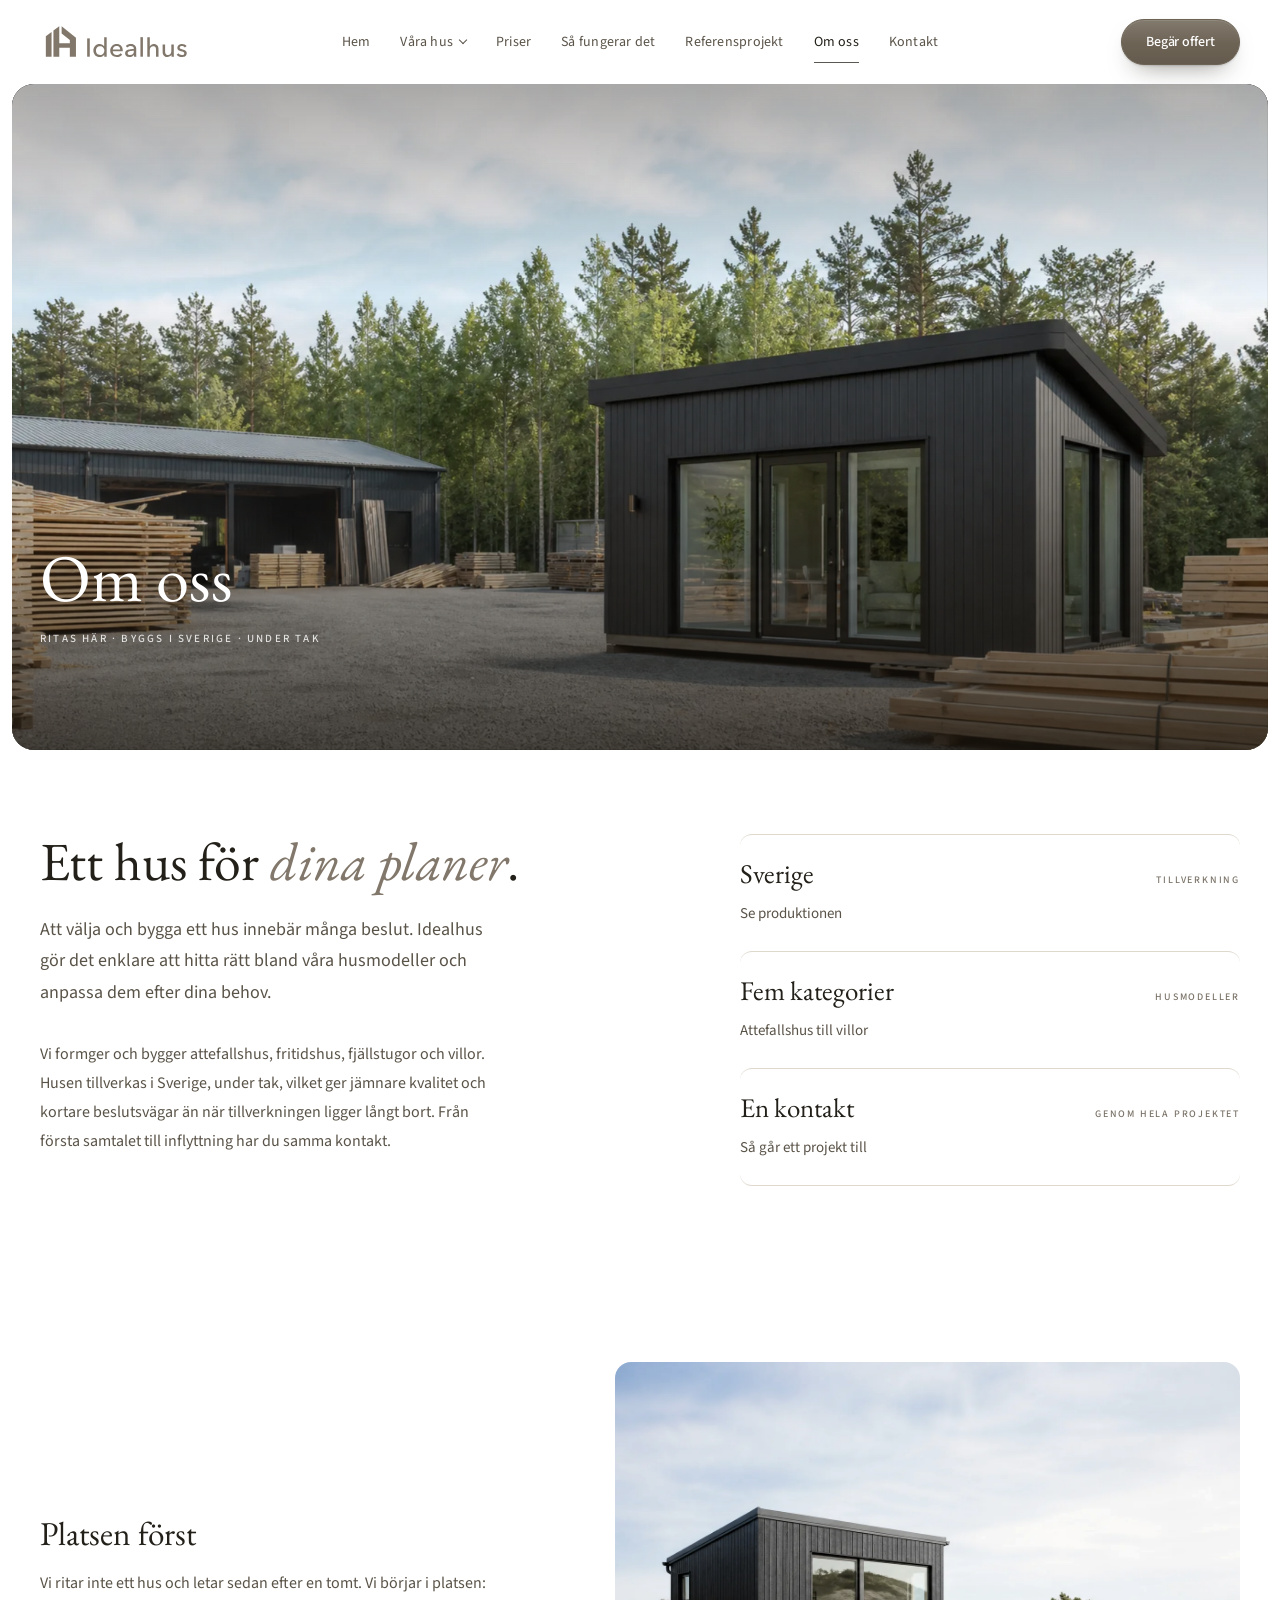
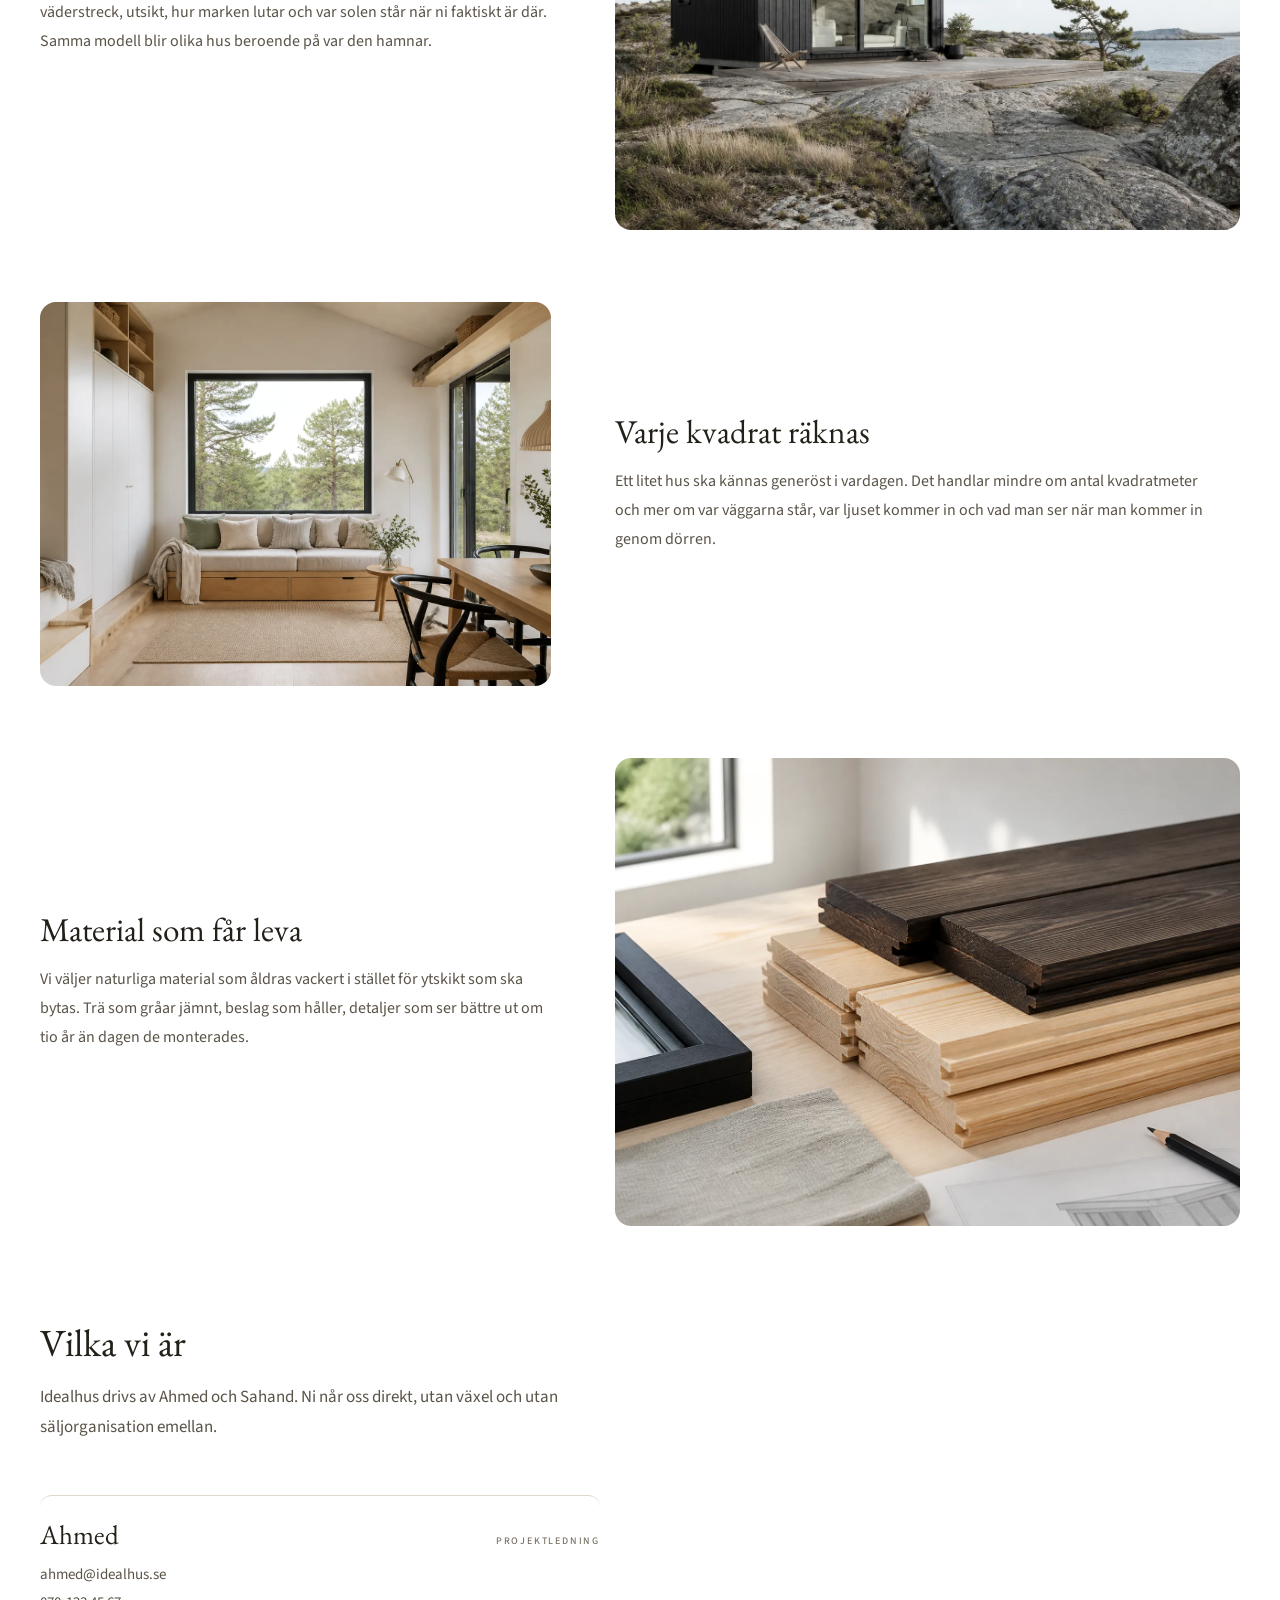
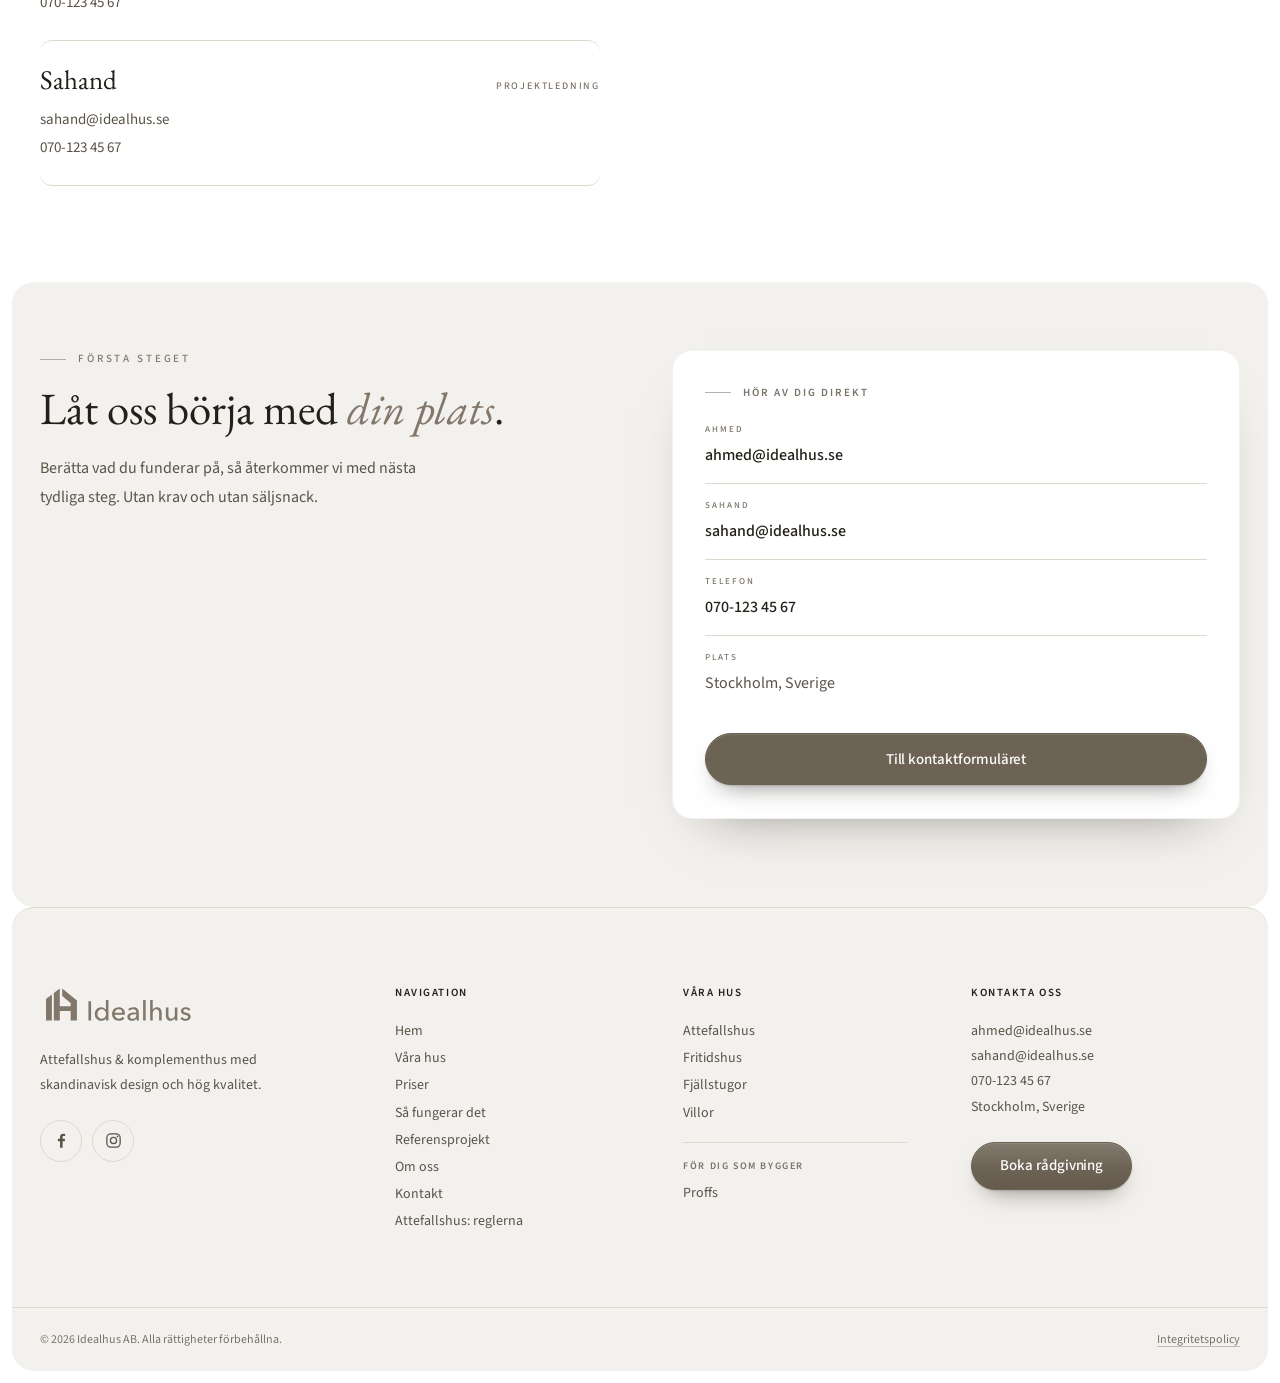
<file: om-oss.html>
<!doctype html>
<html lang="sv">
  <head>
    <meta charset="UTF-8">
    <meta name="viewport" content="width=device-width, initial-scale=1.0">
    <title>Om oss | Idealhus</title>
    <meta name="description" content="Idealhus formger och bygger attefallshus, fritidshus, fjällstugor och villor med svensk tillverkning.">
    <meta name="theme-color" content="#2c2820">
    <link rel="icon" href="images/idealhus.svg" type="image/svg+xml">
    <link rel="icon" href="favicon.ico" sizes="32x32">
    <link rel="apple-touch-icon" href="apple-touch-icon.png">
    <link rel="canonical" href="https://dakotakrk.github.io/idealhus/om-oss.html">

    <meta property="og:type" content="website">
    <meta property="og:locale" content="sv_SE">
    <meta property="og:site_name" content="Idealhus">
    <meta property="og:title" content="Om oss | Idealhus">
    <meta property="og:description" content="Idealhus formger och bygger attefallshus, fritidshus, fjällstugor och villor med svensk tillverkning.">
    <meta property="og:image" content="https://dakotakrk.github.io/idealhus/images/generated-production-yard-01.webp">
    <meta property="og:url" content="https://dakotakrk.github.io/idealhus/om-oss.html">
    <meta name="twitter:card" content="summary_large_image">

    <link rel="preconnect" href="https://fonts.googleapis.com">
    <link rel="preconnect" href="https://fonts.gstatic.com" crossorigin>
    <link rel="stylesheet" href="https://fonts.googleapis.com/css2?family=EB+Garamond:ital,wght@0,400..600;1,400..600&family=Source+Sans+3:ital,wght@0,300..700;1,400&display=swap">
    <link rel="preload" as="image" href="images/generated-production-yard-01.webp" fetchpriority="high">
    <link rel="stylesheet" href="styles.css?v=20260911l">
    <script type="application/ld+json">
    {
      "@context": "https://schema.org",
      "@type": "Organization",
      "@id": "https://dakotakrk.github.io/idealhus/#organisation",
      "name": "Idealhus",
      "legalName": "Idealhus AB",
      "url": "https://dakotakrk.github.io/idealhus/",
      "logo": "https://dakotakrk.github.io/idealhus/images/idealhus_logo.svg",
      "image": "https://dakotakrk.github.io/idealhus/images/hero-video-poster.webp",
      "email": "ahmed@idealhus.se",
      "description": "Idealhus formger och bygger attefallshus, fritidshus, fjallstugor och villor med skandinavisk design och svensk tillverkning.",
      "areaServed": "SE"
    }
    </script>
  </head>
  <body>
    <a class="skip" href="#innehall">Hoppa till innehållet</a>
    <header class="site-header">
      <div class="site-header__inner">
        <a class="logo" href="index.html" aria-label="Till Idealhus startsida">
          <img class="logo__svg" src="images/idealhus_logo.svg" width="1024" height="279" alt="Idealhus">
        </a>

        <nav class="main-nav" aria-label="Huvudmeny">
          <a class="main-nav__link" href="index.html">Hem</a>
          <div class="main-nav__item" data-dropdown>
            <button class="main-nav__link main-nav__toggle" type="button" aria-expanded="false" aria-controls="undermeny-hus">Våra hus<span class="main-nav__pil" aria-hidden="true"></span></button>
            <div class="main-nav__sub" id="undermeny-hus">
              <p class="main-nav__sub-etikett">För dig som ska bo</p>
              <a href="attefallshus.html">
                <img src="images/generated-category-attefallshus-card.webp" alt="" loading="lazy" decoding="async">
                <span>
                  <strong>Attefallshus</strong>
                  <em>Upp till 30 m², utan bygglov</em>
                </span>
              </a>
              <a href="fritidshus.html">
                <img src="images/generated-category-fritidshus-card.webp" alt="" loading="lazy" decoding="async">
                <span>
                  <strong>Fritidshus</strong>
                  <em>För helger och långa somrar</em>
                </span>
              </a>
              <a href="fjallstugor.html">
                <img src="images/generated-category-fjallstuga-card.webp" alt="" loading="lazy" decoding="async">
                <span>
                  <strong>Fjällstugor</strong>
                  <em>Byggda för snölast och kyla</em>
                </span>
              </a>
              <a href="villor.html">
                <img src="images/generated-house-gabled-01.webp" alt="" loading="lazy" decoding="async">
                <span>
                  <strong>Villor</strong>
                  <em>Permanentboende, full planlösning</em>
                </span>
              </a>
              <p class="main-nav__sub-etikett main-nav__sub-etikett--delad">För dig som bygger</p>
              <a href="proffs.html">
                <img src="images/generated-production-yard-01.webp" alt="" loading="lazy" decoding="async">
                <span>
                  <strong>Proffs</strong>
                  <em>Väggar, block och moduler</em>
                </span>
              </a>
            </div>
          </div>
          <a class="main-nav__link" href="priser.html">Priser</a>
          <a class="main-nav__link" href="sa-fungerar-det.html">Så fungerar det</a>
          <a class="main-nav__link" href="referensprojekt.html">Referensprojekt</a>
          <a class="main-nav__link main-nav__link--active" href="om-oss.html">Om oss</a>
          <a class="main-nav__link" href="kontakt.html">Kontakt</a>
        </nav>

        <div class="site-header__actions">
          <a class="header-button" href="kontakt.html">Begär offert</a>

          <button class="menu-button" type="button" aria-label="Öppna meny" aria-expanded="false" aria-controls="mobile-nav">
            <span class="menu-button__line"></span>
            <span class="menu-button__line"></span>
            <span class="menu-button__line"></span>
          </button>
        </div>
      </div>

      <nav class="mobile-nav" id="mobile-nav" aria-label="Meny" hidden>
        <a href="index.html">Hem</a>
        <div class="mobile-nav__grupp">
          <span>Våra hus</span>
          <a href="attefallshus.html">Attefallshus</a>
          <a href="fritidshus.html">Fritidshus</a>
          <a href="fjallstugor.html">Fjällstugor</a>
          <a href="villor.html">Villor</a>
          <span class="mobile-nav__under">För dig som bygger</span>
          <a href="proffs.html">Proffs</a>
        </div>
        <a href="priser.html">Priser</a>
        <a href="sa-fungerar-det.html">Så fungerar det</a>
        <a href="referensprojekt.html">Referensprojekt</a>
        <a href="om-oss.html">Om oss</a>
        <a href="kontakt.html">Kontakt</a>
        <a class="mobile-nav__cta" href="kontakt.html">Begär offert</a>
      </nav>
    </header>

    <main id="innehall">
      <section class="subpage-hero">
        <img class="subpage-hero__image" src="images/generated-production-yard-01.webp" width="1600" height="900" fetchpriority="high" decoding="async" alt="Svensk produktionsmiljö med attefallshus och trävirke">

        <div class="subpage-hero__content-wrap">
          <div class="subpage-hero__content">
            <h1 class="subpage-hero__title">Om oss</h1>
            <p class="subpage-hero__meta">Ritas här · byggs i Sverige · under tak</p>
          </div>
        </div>
      </section>

      <section class="kontakt-topp">
        <div>
          <h2>Ett hus för <em>dina planer</em>.</h2>
          <p class="kontakt-topp__lead">
            Att välja och bygga ett hus innebär många beslut. Idealhus gör det
            enklare att hitta rätt bland våra husmodeller och anpassa dem efter
            dina behov.
          </p>
          <p class="kontakt-topp__brod">
            Vi formger och bygger attefallshus, fritidshus, fjällstugor och
            villor. Husen tillverkas i Sverige, under tak, vilket ger jämnare
            kvalitet och kortare beslutsvägar än när tillverkningen ligger långt
            bort. Från första samtalet till inflyttning har du samma kontakt.
          </p>
        </div>

        <div class="kontakt-direkt">
          <div class="kontakt-direkt__rad">
            <span class="kontakt-direkt__namn">Sverige</span>
            <span class="kontakt-direkt__roll">Tillverkning</span>
            <span class="kontakt-direkt__lankar">
              <a href="proffs.html">Se produktionen</a>
            </span>
          </div>

          <div class="kontakt-direkt__rad">
            <span class="kontakt-direkt__namn">Fem kategorier</span>
            <span class="kontakt-direkt__roll">Husmodeller</span>
            <span class="kontakt-direkt__lankar">
              <a href="attefallshus.html">Attefallshus till villor</a>
            </span>
          </div>

          <div class="kontakt-direkt__rad">
            <span class="kontakt-direkt__namn">En kontakt</span>
            <span class="kontakt-direkt__roll">Genom hela projektet</span>
            <span class="kontakt-direkt__lankar">
              <a href="sa-fungerar-det.html">Så går ett projekt till</a>
            </span>
          </div>
        </div>
      </section>

      <section class="segment">
        <article class="segment__block">
          <div>
            <h2>Platsen först</h2>
            <p>Vi ritar inte ett hus och letar sedan efter en tomt. Vi börjar i platsen: väderstreck, utsikt, hur marken lutar och var solen står när ni faktiskt är där. Samma modell blir olika hus beroende på var den hamnar.</p>
          </div>
          <div class="segment__media">
            <img src="images/generated-house-coast-01.webp" loading="lazy" decoding="async" alt="Modernt hus på svenska klippor vid havet">
          </div>
        </article>

        <article class="segment__block">
          <div>
            <h2>Varje kvadrat räknas</h2>
            <p>Ett litet hus ska kännas generöst i vardagen. Det handlar mindre om antal kvadratmeter och mer om var väggarna står, var ljuset kommer in och vad man ser när man kommer in genom dörren.</p>
          </div>
          <div class="segment__media">
            <img src="images/generated-interior-01.webp" loading="lazy" decoding="async" alt="Ljus interiör i ett litet hus med smart planering">
          </div>
        </article>

        <article class="segment__block">
          <div>
            <h2>Material som får leva</h2>
            <p>Vi väljer naturliga material som åldras vackert i stället för ytskikt som ska bytas. Trä som gråar jämnt, beslag som håller, detaljer som ser bättre ut om tio år än dagen de monterades.</p>
          </div>
          <div class="segment__media">
            <img src="images/generated-materials-01.webp" loading="lazy" decoding="async" alt="Materialprover med träpanel och fönsterdetalj">
          </div>
        </article>
      </section>

      <section class="team">
        <div class="process__head">
          <h2>Vilka vi är</h2>
          <p>
            Idealhus drivs av Ahmed och Sahand. Ni når oss direkt, utan växel
            och utan säljorganisation emellan.
          </p>
        </div>

        <div class="kontakt-direkt" style="max-width:560px">
          <div class="kontakt-direkt__rad">
            <span class="kontakt-direkt__namn">Ahmed</span>
            <span class="kontakt-direkt__roll">Projektledning</span>
            <span class="kontakt-direkt__lankar">
              <a href="mailto:ahmed@idealhus.se">ahmed@idealhus.se</a>
              <a href="tel:+46701234567">070-123 45 67</a>
            </span>
          </div>

          <div class="kontakt-direkt__rad">
            <span class="kontakt-direkt__namn">Sahand</span>
            <span class="kontakt-direkt__roll">Projektledning</span>
            <span class="kontakt-direkt__lankar">
              <a href="mailto:sahand@idealhus.se">sahand@idealhus.se</a>
              <a href="tel:+46701234567">070-123 45 67</a>
            </span>
          </div>
        </div>
      </section>

      <section class="contact-section" id="kontakt">
        <div class="contact-section__inner">
          <div class="contact-section__intro">
            <p class="section-label section-label--accent">Första steget</p>
            <h2 class="contact-section__title">Låt oss börja med <em>din plats</em>.</h2>
            <p class="contact-section__text">
              Berätta vad du funderar på, så återkommer vi med nästa tydliga
              steg. Utan krav och utan säljsnack.
            </p>
          </div>

          <div class="kontaktkort">
            <p class="kontaktkort__rubrik">Hör av dig direkt</p>

            <div class="contact-section__meta">
              <div>
                <span class="contact-section__meta-label">Ahmed</span>
                <a class="contact-section__meta-value" href="mailto:ahmed@idealhus.se">ahmed@idealhus.se</a>
              </div>
              <div>
                <span class="contact-section__meta-label">Sahand</span>
                <a class="contact-section__meta-value" href="mailto:sahand@idealhus.se">sahand@idealhus.se</a>
              </div>
              <div>
                <span class="contact-section__meta-label">Telefon</span>
                <a class="contact-section__meta-value" href="tel:+46701234567">070-123 45 67</a>
              </div>
              <div>
                <span class="contact-section__meta-label">Plats</span>
                <span class="contact-section__meta-value contact-section__meta-value--tyst">Stockholm, Sverige</span>
              </div>
            </div>

            <a class="kontaktkort__knapp" href="kontakt.html">Till kontaktformuläret</a>
          </div>
        </div>
      </section>
    </main>

    <footer class="site-footer">
      <div class="site-footer__inner">
        <div>
          <img class="site-footer__logo" src="images/idealhus_logo.svg" width="1024" height="279" loading="lazy" decoding="async" alt="Idealhus">
          <p class="site-footer__text">
            Attefallshus &amp; komplementhus med skandinavisk design och hög kvalitet.
          </p>
          <div class="site-footer__social">
            <a href="#" aria-label="Idealhus på Facebook" target="_blank" rel="noopener">
              <svg viewBox="0 0 24 24" fill="currentColor" aria-hidden="true" focusable="false">
                <path d="M13.4 21v-8h2.7l.4-3.1h-3.1V7.9c0-.9.25-1.45 1.55-1.45h1.65V3.68c-.29-.04-1.27-.13-2.42-.13-2.4 0-4.03 1.46-4.03 4.15v2.2H7.45V13h2.7v8h3.25z"/>
              </svg>
            </a>
            <a href="#" aria-label="Idealhus på Instagram" target="_blank" rel="noopener">
              <svg viewBox="0 0 24 24" fill="none" stroke="currentColor" stroke-width="1.6" aria-hidden="true" focusable="false">
                <rect x="3.6" y="3.6" width="16.8" height="16.8" rx="5"/>
                <circle cx="12" cy="12" r="3.9"/>
                <circle cx="17.1" cy="6.9" r="1.1" fill="currentColor" stroke="none"/>
              </svg>
            </a>
          </div>
        </div>

        <div>
          <h2 class="site-footer__heading">Navigation</h2>
          <nav class="site-footer__nav" aria-label="Sidfot navigation">
            <a href="index.html">Hem</a>
            <a href="attefallshus.html">Våra hus</a>
            <a href="priser.html">Priser</a>
            <a href="sa-fungerar-det.html">Så fungerar det</a>
            <a href="referensprojekt.html">Referensprojekt</a>
            <a href="om-oss.html">Om oss</a>
            <a href="kontakt.html">Kontakt</a>
            <a href="attefallshus-regler.html">Attefallshus: reglerna</a>
          </nav>
        </div>

        <div>
          <h2 class="site-footer__heading">Våra hus</h2>
          <nav class="site-footer__nav" aria-label="Sidfot husmodeller">
            <a href="attefallshus.html">Attefallshus</a>
            <a href="fritidshus.html">Fritidshus</a>
            <a href="fjallstugor.html">Fjällstugor</a>
            <a href="villor.html">Villor</a>
            <span class="site-footer__etikett">För dig som bygger</span>
            <a href="proffs.html">Proffs</a>
          </nav>
        </div>

        <div>
          <h2 class="site-footer__heading">Kontakta oss</h2>
          <p class="site-footer__text">
            <a href="mailto:ahmed@idealhus.se">ahmed@idealhus.se</a><br>
            <a href="mailto:sahand@idealhus.se">sahand@idealhus.se</a><br>
            <a href="tel:+46701234567">070-123 45 67</a><br>
            Stockholm, Sverige
          </p>
          <a class="site-footer__button" href="kontakt.html">Boka rådgivning</a>
        </div>
      </div>

      <div class="site-footer__bottom">
        <span>© 2026 Idealhus AB. Alla rättigheter förbehållna.</span>
        <a class="site-footer__policy" href="integritetspolicy.html">Integritetspolicy</a>
      </div>
    </footer>

    <script>
      // Teckningarna i skedeskorten ritar upp sig nar de kommer i vy.
      // Langden mats per linje, annars drar korta och langa streck i
      // olika takt. Fyllda delar tonas in i stallet.
      (function () {
        if (!window.IntersectionObserver) return;
        if (window.matchMedia('(prefers-reduced-motion: reduce)').matches) return;

        var teckningar = document.querySelectorAll('.skede__bild svg, .fas__bild svg');
        if (!teckningar.length) return;

        Array.prototype.forEach.call(teckningar, function (svg) {
          var nr = 0;
          Array.prototype.forEach.call(svg.querySelectorAll('path, rect'), function (el) {
            el.style.setProperty('--i', nr);
            nr += 1;
            if (el.classList.contains('accentfyll')) return;
            var langd = 0;
            try { langd = el.getTotalLength(); } catch (e) { langd = 0; }
            if (langd) el.style.setProperty('--len', Math.ceil(langd));
          });
          svg.classList.add('teckning');
        });

        // Ritas en gang, men vaken-klassen foljer med in och ut ur vyn:
        // evighetsrorelsen ska inte rulla nar teckningen inte syns.
        var obs = new IntersectionObserver(function (poster) {
          poster.forEach(function (p) {
            p.target.classList.toggle('teckning--vaken', p.isIntersecting);
            if (p.isIntersecting) p.target.classList.add('teckning--ritad');
          });
        }, { threshold: 0.15 });

        Array.prototype.forEach.call(teckningar, function (svg) { obs.observe(svg); });

        // Skyddsnat: en teckning som inte hunnit bli uppritad ska inte
        // sta kvar som en tom ruta. Det som syns ritas anda.
        window.setTimeout(function () {
          Array.prototype.forEach.call(teckningar, function (svg) {
            var r = svg.getBoundingClientRect();
            if (r.top < window.innerHeight && r.bottom > 0) {
              svg.classList.add('teckning--ritad');
            }
          });
        }, 2500);
      })();
    </script>
    <script>
      // En sidovergang som hoppas over avvisar sina loften. Utan
      // detta hamnar "Transition was skipped" i konsolen pa varje
      // sidbyte som webblasaren valjer bort.
      (function () {
        function tyst(e) {
          if (e.viewTransition) e.viewTransition.finished.catch(function () {});
        }
        window.addEventListener('pageswap', tyst);
        window.addEventListener('pagereveal', tyst);
      })();
    </script>
    <script>
      (function () {
        var item = document.querySelector('[data-dropdown]');
        if (!item) return;
        var knapp = item.querySelector('.main-nav__toggle');
        var stangTimer;
        function satt(oppen) {
          item.classList.toggle('main-nav__item--open', oppen);
          knapp.setAttribute('aria-expanded', String(oppen));
        }
        knapp.addEventListener('click', function () {
          satt(!item.classList.contains('main-nav__item--open'));
        });
        item.addEventListener('mouseenter', function () {
          window.clearTimeout(stangTimer);
          if (window.matchMedia('(hover: hover)').matches) satt(true);
        });
        item.addEventListener('mouseleave', function () {
          if (!window.matchMedia('(hover: hover)').matches) return;
          stangTimer = window.setTimeout(function () { satt(false); }, 160);
        });
        document.addEventListener('keydown', function (e) {
          if (e.key === 'Escape' && item.classList.contains('main-nav__item--open')) {
            satt(false); knapp.focus();
          }
        });
        document.addEventListener('click', function (e) {
          if (!item.contains(e.target)) satt(false);
        });
      })();

      (function () {
        var knapp = document.querySelector('.menu-button');
        var panel = document.getElementById('mobile-nav');
        if (!knapp || !panel) return;
        knapp.addEventListener('click', function () {
          var oppen = knapp.getAttribute('aria-expanded') === 'true';
          knapp.setAttribute('aria-expanded', String(!oppen));
          knapp.setAttribute('aria-label', oppen ? 'Öppna meny' : 'Stäng meny');
          knapp.classList.toggle('menu-button--open', !oppen);
          panel.hidden = oppen;
          // Sidans rullelement ar <html>. Utan last rullar sidan bakom
          // en meny som tacker nastan hela skarmen.
          document.documentElement.style.overflow = oppen ? '' : 'hidden';
        });
      })();

      (function () {
        if (!window.IntersectionObserver) return;
        var valjare = ['.subpage-hero__content', '.category-filter', '.filter', '.category__head',
          '.model-card', '.process__head', '.process__lista li', '.team-kort',
          '.galleri figure', '.segment__block', '.contact-page-hero__inner',
          '.contact-person', '.textsida > *', '.contact-section__intro', '.contact-form'].join(',');
        var element = Array.prototype.slice.call(document.querySelectorAll(valjare));
        if (!element.length) return;
        document.documentElement.classList.add('js-reveal');
        var raknare = new Map();
        element.forEach(function (el) {
          el.classList.add('reveal');
          var f = el.parentElement;
          var i = raknare.get(f) || 0;
          raknare.set(f, i + 1);
          if (i) el.style.setProperty('--reveal-delay', (i * 0.06).toFixed(2) + 's');
        });
        element.forEach(function (el) {
          if (el.getBoundingClientRect().top < window.innerHeight) {
            el.style.setProperty('--reveal-delay', '0s');
            el.classList.add('reveal--inne');
          }
        });
        var obs = new IntersectionObserver(function (poster) {
          poster.forEach(function (p) {
            if (!p.isIntersecting) return;
            p.target.classList.add('reveal--inne');
            obs.unobserve(p.target);
          });
        }, { rootMargin: '0px 0px -8% 0px', threshold: 0.05 });
        element.forEach(function (el) { obs.observe(el); });
        // Skyddsnatet mater bara det som ar kvar, hogst fyra ganger i
        // sekunden, och kopplar bort sig sjalvt nar allt ar framme. Att
        // mata alla element i varje bildruta tvingade fram en layout per
        // bildruta - det var det som hackade under rullning.
        var kvar = element.filter(function (el) {
          return !el.classList.contains('reveal--inne');
        });
        var senast = 0;
        function kolla() {
          var nu = Date.now();
          if (nu - senast < 250) return;
          senast = nu;
          for (var i = kvar.length - 1; i >= 0; i--) {
            var el = kvar[i];
            if (el.classList.contains('reveal--inne')) {
              kvar.splice(i, 1);
              continue;
            }
            var r = el.getBoundingClientRect();
            if (r.top < window.innerHeight && r.bottom > 0) {
              el.classList.add('reveal--inne');
              obs.unobserve(el);
              kvar.splice(i, 1);
            }
          }
          if (!kvar.length) window.removeEventListener('scroll', kolla);
        }
        if (kvar.length) window.addEventListener('scroll', kolla, { passive: true });
      })();

      (function () {
        var rad = document.querySelector('.category-filter');
        if (!rad) return;
        function uppdatera() {
          var mer = rad.scrollWidth - rad.clientWidth - rad.scrollLeft > 8;
          rad.classList.toggle('category-filter--mer', mer);
        }
        uppdatera();
        rad.addEventListener('scroll', uppdatera, { passive: true });
        window.addEventListener('resize', uppdatera);
      })();

      // Egen rullgardin. Systemets egen lista gar inte att forma, sa den
      // byggs om har. Selecten ligger kvar dold och bar vardet, vilket
      // gor att formularets ovriga kod inte behover veta om det har.
      (function () {
        var listor = document.querySelectorAll('.contact-form select');
        var lopnr = 0;
        Array.prototype.forEach.call(listor, function (select) {
          if (!select.options.length) return;
          lopnr += 1;
          var skal = document.createElement('div');
          skal.className = 'valj';
          select.parentNode.insertBefore(skal, select);
          skal.appendChild(select);

          var knapp = document.createElement('button');
          knapp.type = 'button';
          knapp.className = 'valj__knapp';
          knapp.setAttribute('aria-haspopup', 'listbox');
          knapp.setAttribute('aria-expanded', 'false');
          var etikett = select.id
            ? document.querySelector('label[for="' + select.id + '"]')
            : null;
          if (etikett) {
            if (!etikett.id) etikett.id = 'valj-etikett-' + lopnr;
            knapp.setAttribute('aria-labelledby', etikett.id + ' valj-text-' + lopnr);
          }

          var text = document.createElement('span');
          text.className = 'valj__text';
          text.id = 'valj-text-' + lopnr;
          var pil = document.createElement('span');
          pil.className = 'valj__pil';
          knapp.appendChild(text);
          knapp.appendChild(pil);

          var lista = document.createElement('ul');
          lista.className = 'valj__lista';
          lista.id = 'valj-lista-' + lopnr;
          lista.setAttribute('role', 'listbox');
          lista.hidden = true;
          knapp.setAttribute('aria-controls', lista.id);

          var val = [];
          Array.prototype.forEach.call(select.options, function (o, i) {
            var li = document.createElement('li');
            li.className = 'valj__val';
            li.id = 'valj-' + lopnr + '-' + i;
            li.setAttribute('role', 'option');
            li.setAttribute('aria-selected', String(i === select.selectedIndex));
            li.textContent = o.textContent;
            lista.appendChild(li);
            val.push(li);
          });

          skal.appendChild(knapp);
          skal.appendChild(lista);

          var markerad = select.selectedIndex < 0 ? 0 : select.selectedIndex;

          function visaValt() {
            var o = select.options[select.selectedIndex];
            text.textContent = o ? o.textContent : '';
            text.classList.toggle('valj__text--tom', !select.value);
          }

          function markera(i) {
            if (i < 0) i = 0;
            if (i > val.length - 1) i = val.length - 1;
            markerad = i;
            val.forEach(function (li, n) {
              li.classList.toggle('valj__val--markerad', n === i);
            });
            knapp.setAttribute('aria-activedescendant', val[i].id);
            if (!lista.hidden && val[i].scrollIntoView) {
              val[i].scrollIntoView({ block: 'nearest' });
            }
          }

          function oppna() {
            lista.hidden = false;
            knapp.setAttribute('aria-expanded', 'true');
            markera(select.selectedIndex < 0 ? 0 : select.selectedIndex);
          }

          function stang(aterfokus) {
            lista.hidden = true;
            knapp.setAttribute('aria-expanded', 'false');
            knapp.removeAttribute('aria-activedescendant');
            if (aterfokus) knapp.focus();
          }

          function valj(i) {
            select.selectedIndex = i;
            val.forEach(function (li, n) {
              li.setAttribute('aria-selected', String(n === i));
            });
            visaValt();
            var h = document.createEvent('HTMLEvents');
            h.initEvent('change', true, false);
            select.dispatchEvent(h);
          }

          knapp.addEventListener('click', function () {
            if (lista.hidden) oppna(); else stang(false);
          });

          knapp.addEventListener('keydown', function (e) {
            var k = e.key;
            if (lista.hidden) {
              if (k === 'ArrowDown' || k === 'ArrowUp' || k === 'Enter' || k === ' ') {
                e.preventDefault();
                oppna();
              }
              return;
            }
            if (k === 'ArrowDown') { e.preventDefault(); markera(markerad + 1); }
            else if (k === 'ArrowUp') { e.preventDefault(); markera(markerad - 1); }
            else if (k === 'Home') { e.preventDefault(); markera(0); }
            else if (k === 'End') { e.preventDefault(); markera(val.length - 1); }
            else if (k === 'Enter' || k === ' ') {
              e.preventDefault();
              valj(markerad);
              stang(true);
            } else if (k === 'Escape') { e.preventDefault(); stang(true); }
            else if (k === 'Tab') { stang(false); }
          });

          lista.addEventListener('mousedown', function (e) { e.preventDefault(); });

          lista.addEventListener('click', function (e) {
            var i = val.indexOf(e.target);
            if (i < 0) return;
            valj(i);
            stang(true);
          });

          lista.addEventListener('mousemove', function (e) {
            var i = val.indexOf(e.target);
            if (i > -1 && i !== markerad) markera(i);
          });

          document.addEventListener('click', function (e) {
            if (!lista.hidden && !skal.contains(e.target)) stang(false);
          });

          visaValt();
        });
      })();

    </script>
  </body>
</html>
</file>
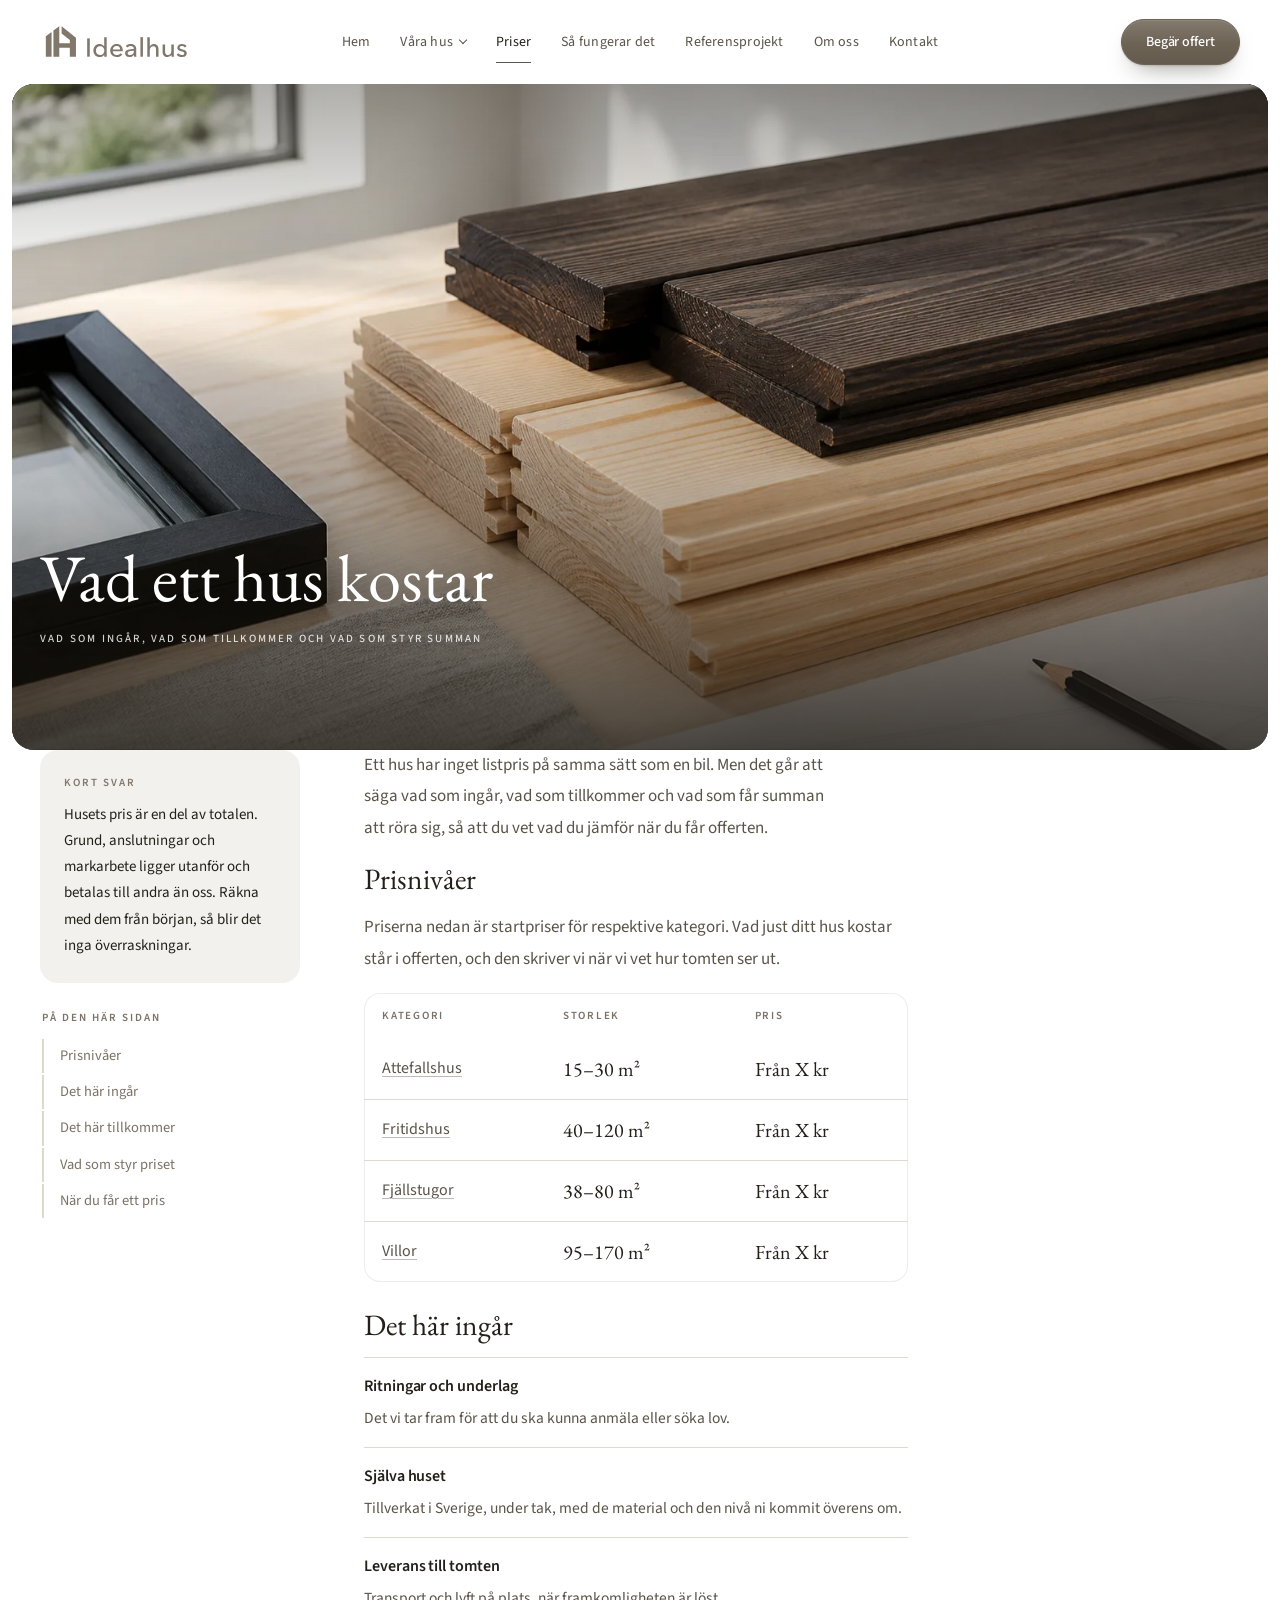
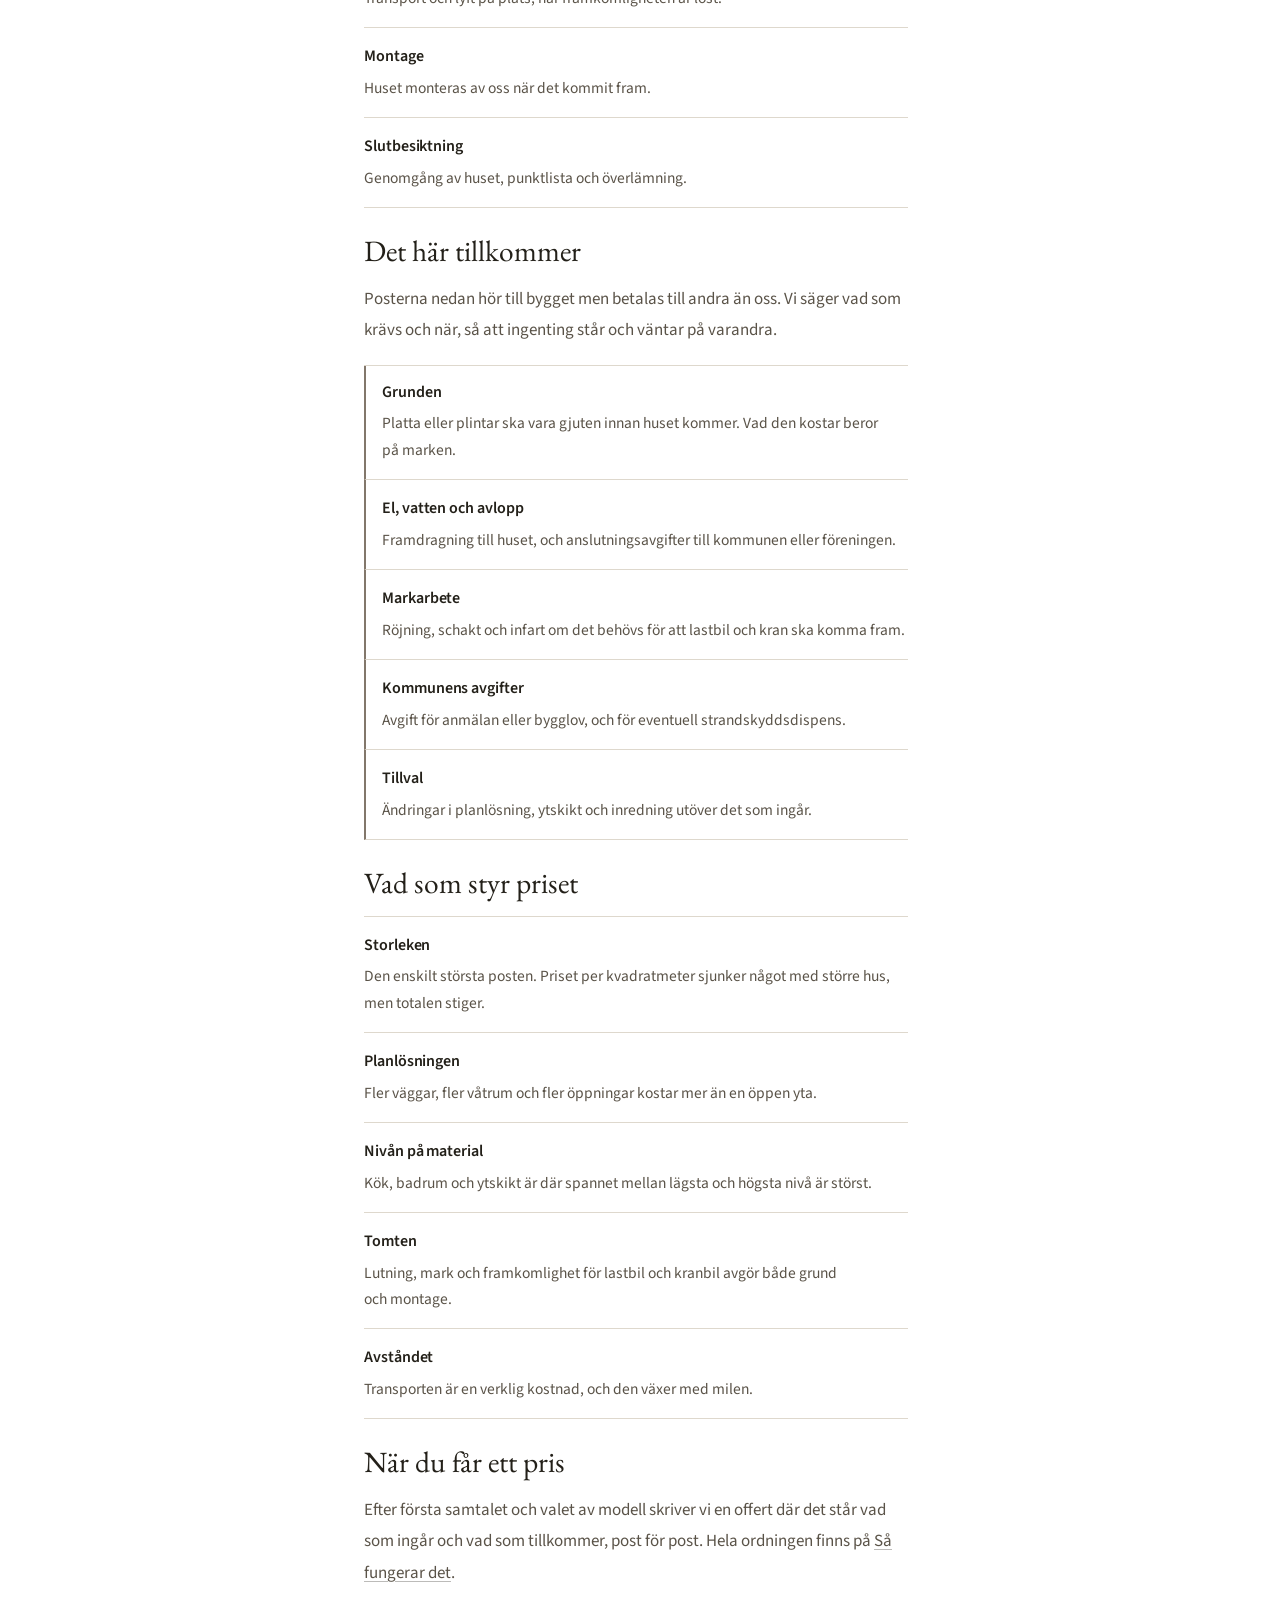
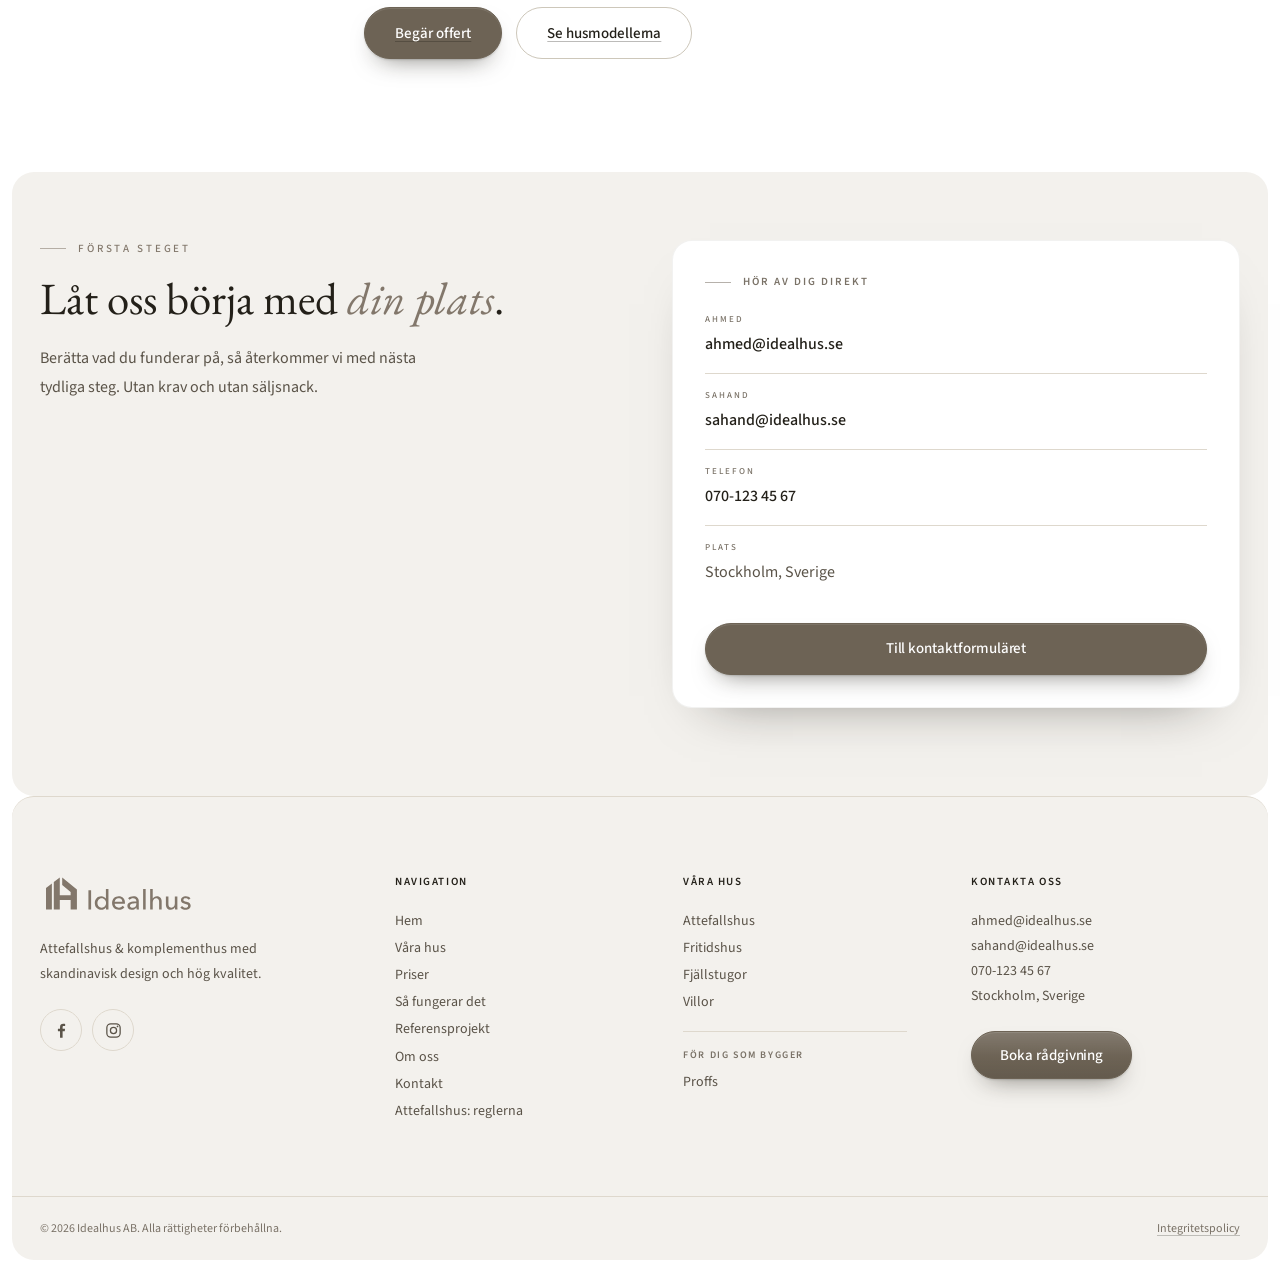
<file: priser.html>
<!doctype html>
<html lang="sv">
  <head>
    <meta charset="UTF-8">
    <meta name="viewport" content="width=device-width, initial-scale=1.0">
    <title>Priser | Idealhus</title>
    <meta name="description" content="Vad ett hus från Idealhus kostar: vad som ingår, vad som tillkommer och vad som styr priset.">
    <meta name="theme-color" content="#2c2820">
    <link rel="icon" href="images/idealhus.svg" type="image/svg+xml">
    <link rel="icon" href="favicon.ico" sizes="32x32">
    <link rel="apple-touch-icon" href="apple-touch-icon.png">
    <link rel="canonical" href="https://dakotakrk.github.io/idealhus/priser.html">

    <meta property="og:type" content="website">
    <meta property="og:locale" content="sv_SE">
    <meta property="og:site_name" content="Idealhus">
    <meta property="og:title" content="Priser | Idealhus">
    <meta property="og:description" content="Vad ett hus från Idealhus kostar: vad som ingår, vad som tillkommer och vad som styr priset.">
    <meta property="og:image" content="https://dakotakrk.github.io/idealhus/images/generated-materials-01.webp">
    <meta property="og:url" content="https://dakotakrk.github.io/idealhus/priser.html">
    <meta name="twitter:card" content="summary_large_image">

    <link rel="preconnect" href="https://fonts.googleapis.com">
    <link rel="preconnect" href="https://fonts.gstatic.com" crossorigin>
    <link rel="stylesheet" href="https://fonts.googleapis.com/css2?family=EB+Garamond:ital,wght@0,400..600;1,400..600&family=Source+Sans+3:ital,wght@0,300..700;1,400&display=swap">
    <link rel="preload" as="image" href="images/generated-materials-01.webp" fetchpriority="high">
    <link rel="stylesheet" href="styles.css?v=20260911l">
    <script type="application/ld+json">
    {
      "@context": "https://schema.org",
      "@type": "Organization",
      "@id": "https://dakotakrk.github.io/idealhus/#organisation",
      "name": "Idealhus",
      "legalName": "Idealhus AB",
      "url": "https://dakotakrk.github.io/idealhus/",
      "logo": "https://dakotakrk.github.io/idealhus/images/idealhus_logo.svg",
      "image": "https://dakotakrk.github.io/idealhus/images/hero-video-poster.webp",
      "email": "ahmed@idealhus.se",
      "description": "Idealhus formger och bygger attefallshus, fritidshus, fjallstugor och villor med skandinavisk design och svensk tillverkning.",
      "areaServed": "SE"
    }
    </script>
  </head>
  <body>
    <a class="skip" href="#innehall">Hoppa till innehållet</a>
    <header class="site-header">
      <div class="site-header__inner">
        <a class="logo" href="index.html" aria-label="Till Idealhus startsida">
          <img class="logo__svg" src="images/idealhus_logo.svg" width="1024" height="279" alt="Idealhus">
        </a>

        <nav class="main-nav" aria-label="Huvudmeny">
          <a class="main-nav__link" href="index.html">Hem</a>
          <div class="main-nav__item" data-dropdown>
            <button class="main-nav__link main-nav__toggle" type="button" aria-expanded="false" aria-controls="undermeny-hus">Våra hus<span class="main-nav__pil" aria-hidden="true"></span></button>
            <div class="main-nav__sub" id="undermeny-hus">
              <p class="main-nav__sub-etikett">För dig som ska bo</p>
              <a href="attefallshus.html">
                <img src="images/generated-category-attefallshus-card.webp" alt="" loading="lazy" decoding="async">
                <span>
                  <strong>Attefallshus</strong>
                  <em>Upp till 30 m², utan bygglov</em>
                </span>
              </a>
              <a href="fritidshus.html">
                <img src="images/generated-category-fritidshus-card.webp" alt="" loading="lazy" decoding="async">
                <span>
                  <strong>Fritidshus</strong>
                  <em>För helger och långa somrar</em>
                </span>
              </a>
              <a href="fjallstugor.html">
                <img src="images/generated-category-fjallstuga-card.webp" alt="" loading="lazy" decoding="async">
                <span>
                  <strong>Fjällstugor</strong>
                  <em>Byggda för snölast och kyla</em>
                </span>
              </a>
              <a href="villor.html">
                <img src="images/generated-house-gabled-01.webp" alt="" loading="lazy" decoding="async">
                <span>
                  <strong>Villor</strong>
                  <em>Permanentboende, full planlösning</em>
                </span>
              </a>
              <p class="main-nav__sub-etikett main-nav__sub-etikett--delad">För dig som bygger</p>
              <a href="proffs.html">
                <img src="images/generated-production-yard-01.webp" alt="" loading="lazy" decoding="async">
                <span>
                  <strong>Proffs</strong>
                  <em>Väggar, block och moduler</em>
                </span>
              </a>
            </div>
          </div>
          <a class="main-nav__link main-nav__link--active" href="priser.html">Priser</a>
          <a class="main-nav__link" href="sa-fungerar-det.html">Så fungerar det</a>
          <a class="main-nav__link" href="referensprojekt.html">Referensprojekt</a>
          <a class="main-nav__link" href="om-oss.html">Om oss</a>
          <a class="main-nav__link" href="kontakt.html">Kontakt</a>
        </nav>

        <div class="site-header__actions">
          <a class="header-button" href="kontakt.html">Begär offert</a>

          <button class="menu-button" type="button" aria-label="Öppna meny" aria-expanded="false" aria-controls="mobile-nav">
            <span class="menu-button__line"></span>
            <span class="menu-button__line"></span>
            <span class="menu-button__line"></span>
          </button>
        </div>
      </div>

      <nav class="mobile-nav" id="mobile-nav" aria-label="Meny" hidden>
        <a href="index.html">Hem</a>
        <div class="mobile-nav__grupp">
          <span>Våra hus</span>
          <a href="attefallshus.html">Attefallshus</a>
          <a href="fritidshus.html">Fritidshus</a>
          <a href="fjallstugor.html">Fjällstugor</a>
          <a href="villor.html">Villor</a>
          <span class="mobile-nav__under">För dig som bygger</span>
          <a href="proffs.html">Proffs</a>
        </div>
        <a href="priser.html">Priser</a>
        <a href="sa-fungerar-det.html">Så fungerar det</a>
        <a href="referensprojekt.html">Referensprojekt</a>
        <a href="om-oss.html">Om oss</a>
        <a href="kontakt.html">Kontakt</a>
        <a class="mobile-nav__cta" href="kontakt.html">Begär offert</a>
      </nav>
    </header>

    <main id="innehall">
      <section class="subpage-hero">
        <img class="subpage-hero__image" src="images/generated-materials-01.webp" width="1600" height="900" fetchpriority="high" decoding="async" alt="Materialprover med träpanel och fönsterdetalj">

        <div class="subpage-hero__content-wrap">
          <div class="subpage-hero__content">
            <h1 class="subpage-hero__title">Vad ett hus kostar</h1>
            <p class="subpage-hero__meta">Vad som ingår, vad som tillkommer och vad som styr summan</p>
          </div>
        </div>
      </section>

      <section class="guide">
        <div class="guide__inner">
          <aside class="guide__rail">
            <div class="guide__snabbsvar">
              <p class="guide__snabbsvar-etikett">Kort svar</p>
              <p>
                Husets pris är en del av totalen. Grund, anslutningar och
                markarbete ligger utanför och betalas till andra än oss.
                Räkna med dem från början, så blir det inga överraskningar.
              </p>
            </div>

            <nav class="guide__toc" aria-label="Innehåll på sidan">
              <p class="guide__toc-etikett">På den här sidan</p>
              <ol>
                <li><a href="#prisnivaer">Prisnivåer</a></li>
                <li><a href="#ingar">Det här ingår</a></li>
                <li><a href="#tillkommer">Det här tillkommer</a></li>
                <li><a href="#styr">Vad som styr priset</a></li>
                <li><a href="#offert">När du får ett pris</a></li>
              </ol>
            </nav>
          </aside>

          <div class="guide__text">
            <p class="guide__ingress">
              Ett hus har inget listpris på samma sätt som en bil. Men det går
              att säga vad som ingår, vad som tillkommer och vad som får
              summan att röra sig, så att du vet vad du jämför när du får
              offerten.
            </p>

            <section class="guide__sektion" id="prisnivaer">
              <h2>Prisnivåer</h2>
              <p>
                Priserna nedan är startpriser för respektive kategori. Vad just
                ditt hus kostar står i offerten, och den skriver vi när vi vet
                hur tomten ser ut.
              </p>

              <div class="matt">
                <table>
                  <thead>
                    <tr>
                      <th scope="col">Kategori</th>
                      <th scope="col">Storlek</th>
                      <th scope="col">Pris</th>
                    </tr>
                  </thead>
                  <tbody>
                  <tr>
                    <th scope="row"><a href="attefallshus.html">Attefallshus</a></th>
                    <td>15–30 m²</td>
                    <td>Från X kr</td>
                  </tr>
                  <tr>
                    <th scope="row"><a href="fritidshus.html">Fritidshus</a></th>
                    <td>40–120 m²</td>
                    <td>Från X kr</td>
                  </tr>
                  <tr>
                    <th scope="row"><a href="fjallstugor.html">Fjällstugor</a></th>
                    <td>38–80 m²</td>
                    <td>Från X kr</td>
                  </tr>
                  <tr>
                    <th scope="row"><a href="villor.html">Villor</a></th>
                    <td>95–170 m²</td>
                    <td>Från X kr</td>
                  </tr>
                  </tbody>
                </table>
              </div>
            </section>

            <section class="guide__sektion" id="ingar">
              <h2>Det här ingår</h2>
              <div class="prisrader">
              <div class="prisrad">
                <h3>Ritningar och underlag</h3>
                <p>Det vi tar fram för att du ska kunna anmäla eller söka lov.</p>
              </div>
              <div class="prisrad">
                <h3>Själva huset</h3>
                <p>Tillverkat i Sverige, under tak, med de material och den nivå ni kommit överens om.</p>
              </div>
              <div class="prisrad">
                <h3>Leverans till tomten</h3>
                <p>Transport och lyft på plats, när framkomligheten är löst.</p>
              </div>
              <div class="prisrad">
                <h3>Montage</h3>
                <p>Huset monteras av oss när det kommit fram.</p>
              </div>
              <div class="prisrad">
                <h3>Slutbesiktning</h3>
                <p>Genomgång av huset, punktlista och överlämning.</p>
              </div>
              </div>
            </section>

            <section class="guide__sektion" id="tillkommer">
              <h2>Det här tillkommer</h2>
              <p>
                Posterna nedan hör till bygget men betalas till andra än oss.
                Vi säger vad som krävs och när, så att ingenting står och
                väntar på varandra.
              </p>
              <div class="prisrader prisrader--tillkommer">
              <div class="prisrad">
                <h3>Grunden</h3>
                <p>Platta eller plintar ska vara gjuten innan huset kommer. Vad den kostar beror på marken.</p>
              </div>
              <div class="prisrad">
                <h3>El, vatten och avlopp</h3>
                <p>Framdragning till huset, och anslutningsavgifter till kommunen eller föreningen.</p>
              </div>
              <div class="prisrad">
                <h3>Markarbete</h3>
                <p>Röjning, schakt och infart om det behövs för att lastbil och kran ska komma fram.</p>
              </div>
              <div class="prisrad">
                <h3>Kommunens avgifter</h3>
                <p>Avgift för anmälan eller bygglov, och för eventuell strandskyddsdispens.</p>
              </div>
              <div class="prisrad">
                <h3>Tillval</h3>
                <p>Ändringar i planlösning, ytskikt och inredning utöver det som ingår.</p>
              </div>
              </div>
            </section>

            <section class="guide__sektion" id="styr">
              <h2>Vad som styr priset</h2>
              <div class="prisrader">
              <div class="prisrad">
                <h3>Storleken</h3>
                <p>Den enskilt största posten. Priset per kvadratmeter sjunker något med större hus, men totalen stiger.</p>
              </div>
              <div class="prisrad">
                <h3>Planlösningen</h3>
                <p>Fler väggar, fler våtrum och fler öppningar kostar mer än en öppen yta.</p>
              </div>
              <div class="prisrad">
                <h3>Nivån på material</h3>
                <p>Kök, badrum och ytskikt är där spannet mellan lägsta och högsta nivå är störst.</p>
              </div>
              <div class="prisrad">
                <h3>Tomten</h3>
                <p>Lutning, mark och framkomlighet för lastbil och kranbil avgör både grund och montage.</p>
              </div>
              <div class="prisrad">
                <h3>Avståndet</h3>
                <p>Transporten är en verklig kostnad, och den växer med milen.</p>
              </div>
              </div>
            </section>

            <section class="guide__sektion" id="offert">
              <h2>När du får ett pris</h2>
              <p>
                Efter första samtalet och valet av modell skriver vi en offert
                där det står vad som ingår och vad som tillkommer, post för
                post. Hela ordningen finns på
                <a href="sa-fungerar-det.html">Så fungerar det</a>.
              </p>

              <p class="guide__vidare">
                <a class="knapp-fylld" href="kontakt.html">Begär offert</a>
                <a class="knapp-linje" href="attefallshus.html">Se husmodellerna</a>
              </p>
            </section>
          </div>
        </div>
      </section>

      <section class="contact-section" id="kontakt">
        <div class="contact-section__inner">
          <div class="contact-section__intro">
            <p class="section-label section-label--accent">Första steget</p>
            <h2 class="contact-section__title">Låt oss börja med <em>din plats</em>.</h2>
            <p class="contact-section__text">
              Berätta vad du funderar på, så återkommer vi med nästa tydliga
              steg. Utan krav och utan säljsnack.
            </p>
          </div>

          <div class="kontaktkort">
            <p class="kontaktkort__rubrik">Hör av dig direkt</p>

            <div class="contact-section__meta">
              <div>
                <span class="contact-section__meta-label">Ahmed</span>
                <a class="contact-section__meta-value" href="mailto:ahmed@idealhus.se">ahmed@idealhus.se</a>
              </div>
              <div>
                <span class="contact-section__meta-label">Sahand</span>
                <a class="contact-section__meta-value" href="mailto:sahand@idealhus.se">sahand@idealhus.se</a>
              </div>
              <div>
                <span class="contact-section__meta-label">Telefon</span>
                <a class="contact-section__meta-value" href="tel:+46701234567">070-123 45 67</a>
              </div>
              <div>
                <span class="contact-section__meta-label">Plats</span>
                <span class="contact-section__meta-value contact-section__meta-value--tyst">Stockholm, Sverige</span>
              </div>
            </div>

            <a class="kontaktkort__knapp" href="kontakt.html">Till kontaktformuläret</a>
          </div>
        </div>
      </section>
    </main>

    <footer class="site-footer">
      <div class="site-footer__inner">
        <div>
          <img class="site-footer__logo" src="images/idealhus_logo.svg" width="1024" height="279" loading="lazy" decoding="async" alt="Idealhus">
          <p class="site-footer__text">
            Attefallshus &amp; komplementhus med skandinavisk design och hög kvalitet.
          </p>
          <div class="site-footer__social">
            <a href="#" aria-label="Idealhus på Facebook" target="_blank" rel="noopener">
              <svg viewBox="0 0 24 24" fill="currentColor" aria-hidden="true" focusable="false">
                <path d="M13.4 21v-8h2.7l.4-3.1h-3.1V7.9c0-.9.25-1.45 1.55-1.45h1.65V3.68c-.29-.04-1.27-.13-2.42-.13-2.4 0-4.03 1.46-4.03 4.15v2.2H7.45V13h2.7v8h3.25z"/>
              </svg>
            </a>
            <a href="#" aria-label="Idealhus på Instagram" target="_blank" rel="noopener">
              <svg viewBox="0 0 24 24" fill="none" stroke="currentColor" stroke-width="1.6" aria-hidden="true" focusable="false">
                <rect x="3.6" y="3.6" width="16.8" height="16.8" rx="5"/>
                <circle cx="12" cy="12" r="3.9"/>
                <circle cx="17.1" cy="6.9" r="1.1" fill="currentColor" stroke="none"/>
              </svg>
            </a>
          </div>
        </div>

        <div>
          <h2 class="site-footer__heading">Navigation</h2>
          <nav class="site-footer__nav" aria-label="Sidfot navigation">
            <a href="index.html">Hem</a>
            <a href="attefallshus.html">Våra hus</a>
            <a href="priser.html">Priser</a>
            <a href="sa-fungerar-det.html">Så fungerar det</a>
            <a href="referensprojekt.html">Referensprojekt</a>
            <a href="om-oss.html">Om oss</a>
            <a href="kontakt.html">Kontakt</a>
            <a href="attefallshus-regler.html">Attefallshus: reglerna</a>
          </nav>
        </div>

        <div>
          <h2 class="site-footer__heading">Våra hus</h2>
          <nav class="site-footer__nav" aria-label="Sidfot husmodeller">
            <a href="attefallshus.html">Attefallshus</a>
            <a href="fritidshus.html">Fritidshus</a>
            <a href="fjallstugor.html">Fjällstugor</a>
            <a href="villor.html">Villor</a>
            <span class="site-footer__etikett">För dig som bygger</span>
            <a href="proffs.html">Proffs</a>
          </nav>
        </div>

        <div>
          <h2 class="site-footer__heading">Kontakta oss</h2>
          <p class="site-footer__text">
            <a href="mailto:ahmed@idealhus.se">ahmed@idealhus.se</a><br>
            <a href="mailto:sahand@idealhus.se">sahand@idealhus.se</a><br>
            <a href="tel:+46701234567">070-123 45 67</a><br>
            Stockholm, Sverige
          </p>
          <a class="site-footer__button" href="kontakt.html">Boka rådgivning</a>
        </div>
      </div>

      <div class="site-footer__bottom">
        <span>© 2026 Idealhus AB. Alla rättigheter förbehållna.</span>
        <a class="site-footer__policy" href="integritetspolicy.html">Integritetspolicy</a>
      </div>
    </footer>

    <script>
      // Teckningarna i skedeskorten ritar upp sig nar de kommer i vy.
      // Langden mats per linje, annars drar korta och langa streck i
      // olika takt. Fyllda delar tonas in i stallet.
      (function () {
        if (!window.IntersectionObserver) return;
        if (window.matchMedia('(prefers-reduced-motion: reduce)').matches) return;

        var teckningar = document.querySelectorAll('.skede__bild svg, .fas__bild svg');
        if (!teckningar.length) return;

        Array.prototype.forEach.call(teckningar, function (svg) {
          var nr = 0;
          Array.prototype.forEach.call(svg.querySelectorAll('path, rect'), function (el) {
            el.style.setProperty('--i', nr);
            nr += 1;
            if (el.classList.contains('accentfyll')) return;
            var langd = 0;
            try { langd = el.getTotalLength(); } catch (e) { langd = 0; }
            if (langd) el.style.setProperty('--len', Math.ceil(langd));
          });
          svg.classList.add('teckning');
        });

        // Ritas en gang, men vaken-klassen foljer med in och ut ur vyn:
        // evighetsrorelsen ska inte rulla nar teckningen inte syns.
        var obs = new IntersectionObserver(function (poster) {
          poster.forEach(function (p) {
            p.target.classList.toggle('teckning--vaken', p.isIntersecting);
            if (p.isIntersecting) p.target.classList.add('teckning--ritad');
          });
        }, { threshold: 0.15 });

        Array.prototype.forEach.call(teckningar, function (svg) { obs.observe(svg); });

        // Skyddsnat: en teckning som inte hunnit bli uppritad ska inte
        // sta kvar som en tom ruta. Det som syns ritas anda.
        window.setTimeout(function () {
          Array.prototype.forEach.call(teckningar, function (svg) {
            var r = svg.getBoundingClientRect();
            if (r.top < window.innerHeight && r.bottom > 0) {
              svg.classList.add('teckning--ritad');
            }
          });
        }, 2500);
      })();
    </script>
    <script>
      // En sidovergang som hoppas over avvisar sina loften. Utan
      // detta hamnar "Transition was skipped" i konsolen pa varje
      // sidbyte som webblasaren valjer bort.
      (function () {
        function tyst(e) {
          if (e.viewTransition) e.viewTransition.finished.catch(function () {});
        }
        window.addEventListener('pageswap', tyst);
        window.addEventListener('pagereveal', tyst);
      })();
    </script>
    <script>
      (function () {
        var item = document.querySelector('[data-dropdown]');
        if (!item) return;
        var knapp = item.querySelector('.main-nav__toggle');
        var stangTimer;
        function satt(oppen) {
          item.classList.toggle('main-nav__item--open', oppen);
          knapp.setAttribute('aria-expanded', String(oppen));
        }
        knapp.addEventListener('click', function () {
          satt(!item.classList.contains('main-nav__item--open'));
        });
        item.addEventListener('mouseenter', function () {
          window.clearTimeout(stangTimer);
          if (window.matchMedia('(hover: hover)').matches) satt(true);
        });
        item.addEventListener('mouseleave', function () {
          if (!window.matchMedia('(hover: hover)').matches) return;
          stangTimer = window.setTimeout(function () { satt(false); }, 160);
        });
        document.addEventListener('keydown', function (e) {
          if (e.key === 'Escape' && item.classList.contains('main-nav__item--open')) {
            satt(false); knapp.focus();
          }
        });
        document.addEventListener('click', function (e) {
          if (!item.contains(e.target)) satt(false);
        });
      })();

      (function () {
        var knapp = document.querySelector('.menu-button');
        var panel = document.getElementById('mobile-nav');
        if (!knapp || !panel) return;
        knapp.addEventListener('click', function () {
          var oppen = knapp.getAttribute('aria-expanded') === 'true';
          knapp.setAttribute('aria-expanded', String(!oppen));
          knapp.setAttribute('aria-label', oppen ? 'Öppna meny' : 'Stäng meny');
          knapp.classList.toggle('menu-button--open', !oppen);
          panel.hidden = oppen;
          // Sidans rullelement ar <html>. Utan last rullar sidan bakom
          // en meny som tacker nastan hela skarmen.
          document.documentElement.style.overflow = oppen ? '' : 'hidden';
        });
      })();

      (function () {
        if (!window.IntersectionObserver) return;
        var valjare = ['.subpage-hero__content', '.category-filter', '.filter', '.category__head',
          '.model-card', '.process__head', '.process__lista li', '.team-kort',
          '.galleri figure', '.segment__block', '.contact-page-hero__inner',
          '.contact-person', '.textsida > *', '.contact-section__intro', '.contact-form'].join(',');
        var element = Array.prototype.slice.call(document.querySelectorAll(valjare));
        if (!element.length) return;
        document.documentElement.classList.add('js-reveal');
        var raknare = new Map();
        element.forEach(function (el) {
          el.classList.add('reveal');
          var f = el.parentElement;
          var i = raknare.get(f) || 0;
          raknare.set(f, i + 1);
          if (i) el.style.setProperty('--reveal-delay', (i * 0.06).toFixed(2) + 's');
        });
        element.forEach(function (el) {
          if (el.getBoundingClientRect().top < window.innerHeight) {
            el.style.setProperty('--reveal-delay', '0s');
            el.classList.add('reveal--inne');
          }
        });
        var obs = new IntersectionObserver(function (poster) {
          poster.forEach(function (p) {
            if (!p.isIntersecting) return;
            p.target.classList.add('reveal--inne');
            obs.unobserve(p.target);
          });
        }, { rootMargin: '0px 0px -8% 0px', threshold: 0.05 });
        element.forEach(function (el) { obs.observe(el); });
        // Skyddsnatet mater bara det som ar kvar, hogst fyra ganger i
        // sekunden, och kopplar bort sig sjalvt nar allt ar framme. Att
        // mata alla element i varje bildruta tvingade fram en layout per
        // bildruta - det var det som hackade under rullning.
        var kvar = element.filter(function (el) {
          return !el.classList.contains('reveal--inne');
        });
        var senast = 0;
        function kolla() {
          var nu = Date.now();
          if (nu - senast < 250) return;
          senast = nu;
          for (var i = kvar.length - 1; i >= 0; i--) {
            var el = kvar[i];
            if (el.classList.contains('reveal--inne')) {
              kvar.splice(i, 1);
              continue;
            }
            var r = el.getBoundingClientRect();
            if (r.top < window.innerHeight && r.bottom > 0) {
              el.classList.add('reveal--inne');
              obs.unobserve(el);
              kvar.splice(i, 1);
            }
          }
          if (!kvar.length) window.removeEventListener('scroll', kolla);
        }
        if (kvar.length) window.addEventListener('scroll', kolla, { passive: true });
      })();

      (function () {
        var rad = document.querySelector('.category-filter');
        if (!rad) return;
        function uppdatera() {
          var mer = rad.scrollWidth - rad.clientWidth - rad.scrollLeft > 8;
          rad.classList.toggle('category-filter--mer', mer);
        }
        uppdatera();
        rad.addEventListener('scroll', uppdatera, { passive: true });
        window.addEventListener('resize', uppdatera);
      })();

      // Egen rullgardin. Systemets egen lista gar inte att forma, sa den
      // byggs om har. Selecten ligger kvar dold och bar vardet, vilket
      // gor att formularets ovriga kod inte behover veta om det har.
      (function () {
        var listor = document.querySelectorAll('.contact-form select');
        var lopnr = 0;
        Array.prototype.forEach.call(listor, function (select) {
          if (!select.options.length) return;
          lopnr += 1;
          var skal = document.createElement('div');
          skal.className = 'valj';
          select.parentNode.insertBefore(skal, select);
          skal.appendChild(select);

          var knapp = document.createElement('button');
          knapp.type = 'button';
          knapp.className = 'valj__knapp';
          knapp.setAttribute('aria-haspopup', 'listbox');
          knapp.setAttribute('aria-expanded', 'false');
          var etikett = select.id
            ? document.querySelector('label[for="' + select.id + '"]')
            : null;
          if (etikett) {
            if (!etikett.id) etikett.id = 'valj-etikett-' + lopnr;
            knapp.setAttribute('aria-labelledby', etikett.id + ' valj-text-' + lopnr);
          }

          var text = document.createElement('span');
          text.className = 'valj__text';
          text.id = 'valj-text-' + lopnr;
          var pil = document.createElement('span');
          pil.className = 'valj__pil';
          knapp.appendChild(text);
          knapp.appendChild(pil);

          var lista = document.createElement('ul');
          lista.className = 'valj__lista';
          lista.id = 'valj-lista-' + lopnr;
          lista.setAttribute('role', 'listbox');
          lista.hidden = true;
          knapp.setAttribute('aria-controls', lista.id);

          var val = [];
          Array.prototype.forEach.call(select.options, function (o, i) {
            var li = document.createElement('li');
            li.className = 'valj__val';
            li.id = 'valj-' + lopnr + '-' + i;
            li.setAttribute('role', 'option');
            li.setAttribute('aria-selected', String(i === select.selectedIndex));
            li.textContent = o.textContent;
            lista.appendChild(li);
            val.push(li);
          });

          skal.appendChild(knapp);
          skal.appendChild(lista);

          var markerad = select.selectedIndex < 0 ? 0 : select.selectedIndex;

          function visaValt() {
            var o = select.options[select.selectedIndex];
            text.textContent = o ? o.textContent : '';
            text.classList.toggle('valj__text--tom', !select.value);
          }

          function markera(i) {
            if (i < 0) i = 0;
            if (i > val.length - 1) i = val.length - 1;
            markerad = i;
            val.forEach(function (li, n) {
              li.classList.toggle('valj__val--markerad', n === i);
            });
            knapp.setAttribute('aria-activedescendant', val[i].id);
            if (!lista.hidden && val[i].scrollIntoView) {
              val[i].scrollIntoView({ block: 'nearest' });
            }
          }

          function oppna() {
            lista.hidden = false;
            knapp.setAttribute('aria-expanded', 'true');
            markera(select.selectedIndex < 0 ? 0 : select.selectedIndex);
          }

          function stang(aterfokus) {
            lista.hidden = true;
            knapp.setAttribute('aria-expanded', 'false');
            knapp.removeAttribute('aria-activedescendant');
            if (aterfokus) knapp.focus();
          }

          function valj(i) {
            select.selectedIndex = i;
            val.forEach(function (li, n) {
              li.setAttribute('aria-selected', String(n === i));
            });
            visaValt();
            var h = document.createEvent('HTMLEvents');
            h.initEvent('change', true, false);
            select.dispatchEvent(h);
          }

          knapp.addEventListener('click', function () {
            if (lista.hidden) oppna(); else stang(false);
          });

          knapp.addEventListener('keydown', function (e) {
            var k = e.key;
            if (lista.hidden) {
              if (k === 'ArrowDown' || k === 'ArrowUp' || k === 'Enter' || k === ' ') {
                e.preventDefault();
                oppna();
              }
              return;
            }
            if (k === 'ArrowDown') { e.preventDefault(); markera(markerad + 1); }
            else if (k === 'ArrowUp') { e.preventDefault(); markera(markerad - 1); }
            else if (k === 'Home') { e.preventDefault(); markera(0); }
            else if (k === 'End') { e.preventDefault(); markera(val.length - 1); }
            else if (k === 'Enter' || k === ' ') {
              e.preventDefault();
              valj(markerad);
              stang(true);
            } else if (k === 'Escape') { e.preventDefault(); stang(true); }
            else if (k === 'Tab') { stang(false); }
          });

          lista.addEventListener('mousedown', function (e) { e.preventDefault(); });

          lista.addEventListener('click', function (e) {
            var i = val.indexOf(e.target);
            if (i < 0) return;
            valj(i);
            stang(true);
          });

          lista.addEventListener('mousemove', function (e) {
            var i = val.indexOf(e.target);
            if (i > -1 && i !== markerad) markera(i);
          });

          document.addEventListener('click', function (e) {
            if (!lista.hidden && !skal.contains(e.target)) stang(false);
          });

          visaValt();
        });
      })();

      // Innehallsforteckningen markerar det avsnitt man ar i. Observatoren
      // tittar pa ett smalt band mitt i vyn, sa markeringen byter nar
      // rubriken passerar mitten - inte nar den nuddar kanten.
      (function () {
        var lankar = document.querySelectorAll('.guide__toc a');
        if (!lankar.length || !window.IntersectionObserver) return;

        var karta = {};
        Array.prototype.forEach.call(lankar, function (a) {
          karta[a.getAttribute('href').slice(1)] = a;
        });

        var obs = new IntersectionObserver(function (poster) {
          poster.forEach(function (p) {
            var a = karta[p.target.id];
            if (a) a.classList.toggle('guide__toc--i', p.isIntersecting);
          });
        }, { rootMargin: '-45% 0px -45% 0px' });

        document.querySelectorAll('.guide__sektion').forEach(function (s) {
          obs.observe(s);
        });
      })();
    </script>
  </body>
</html>
</file>
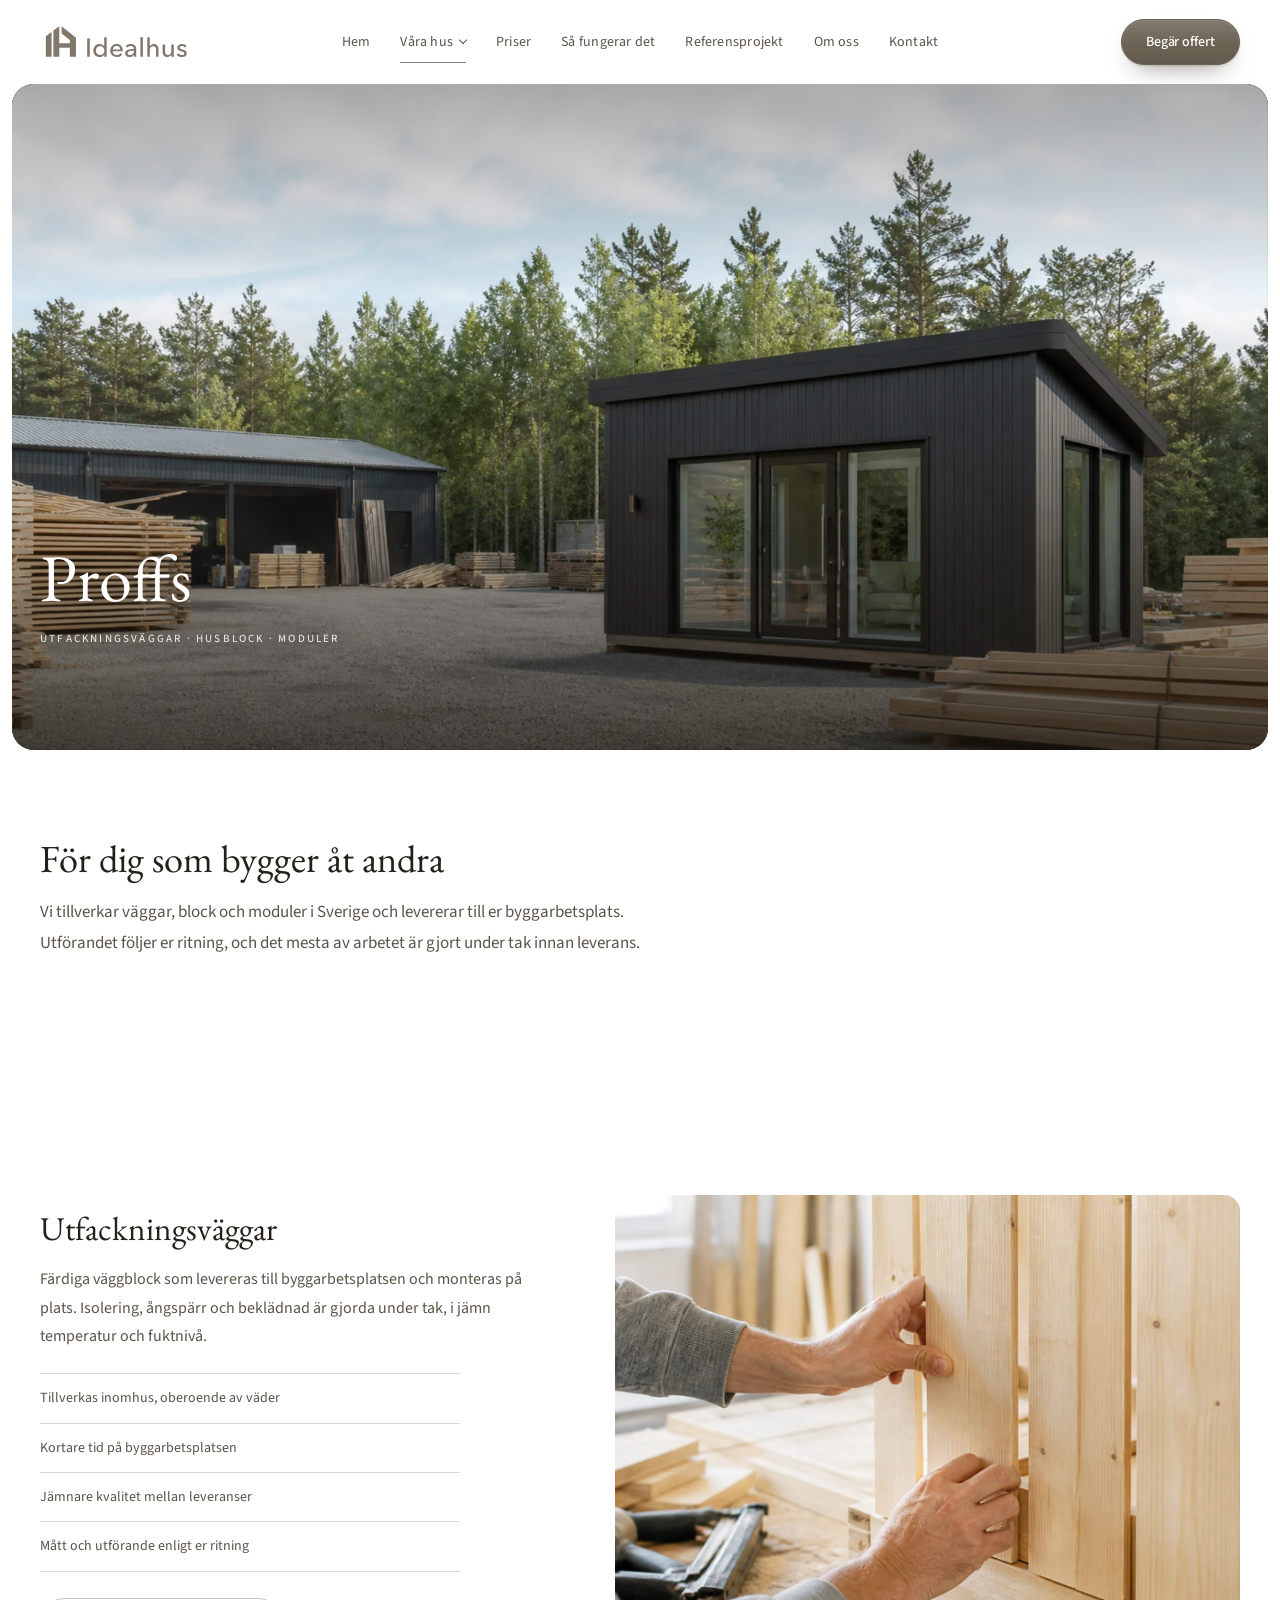
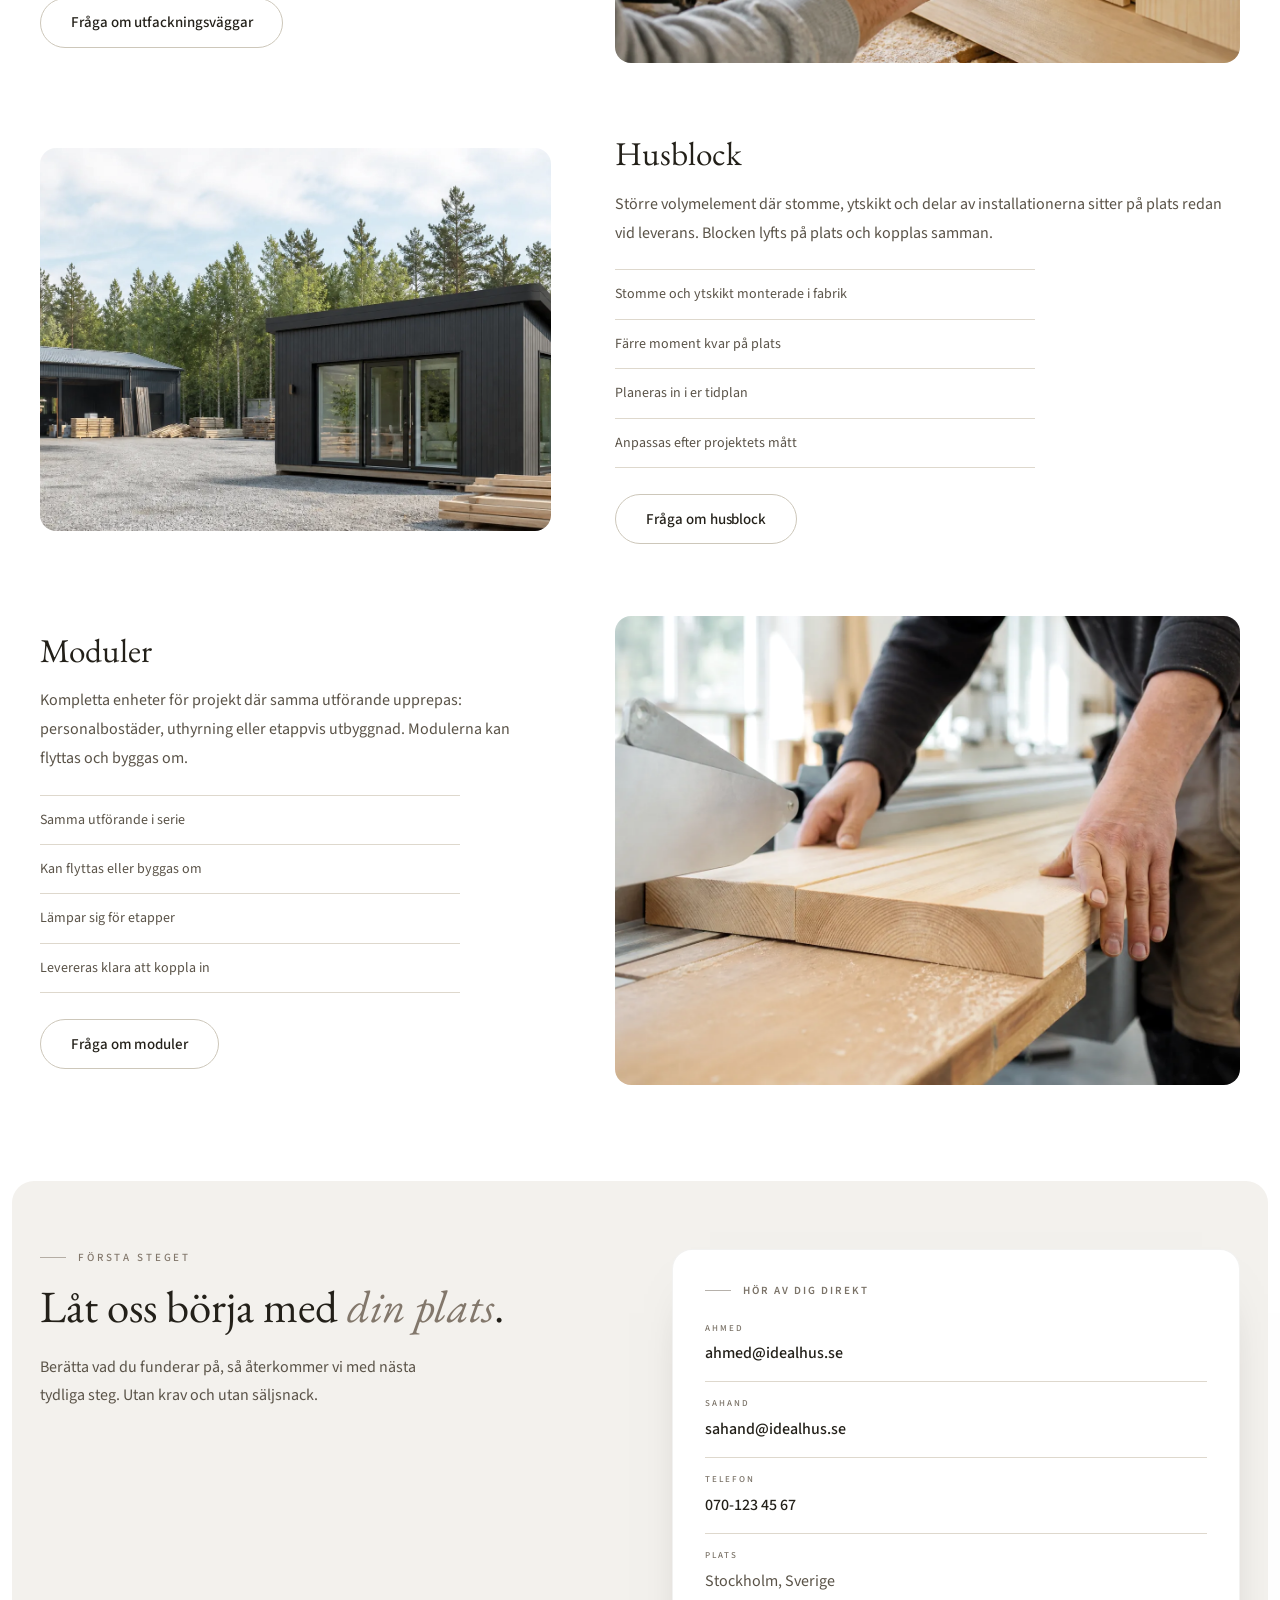
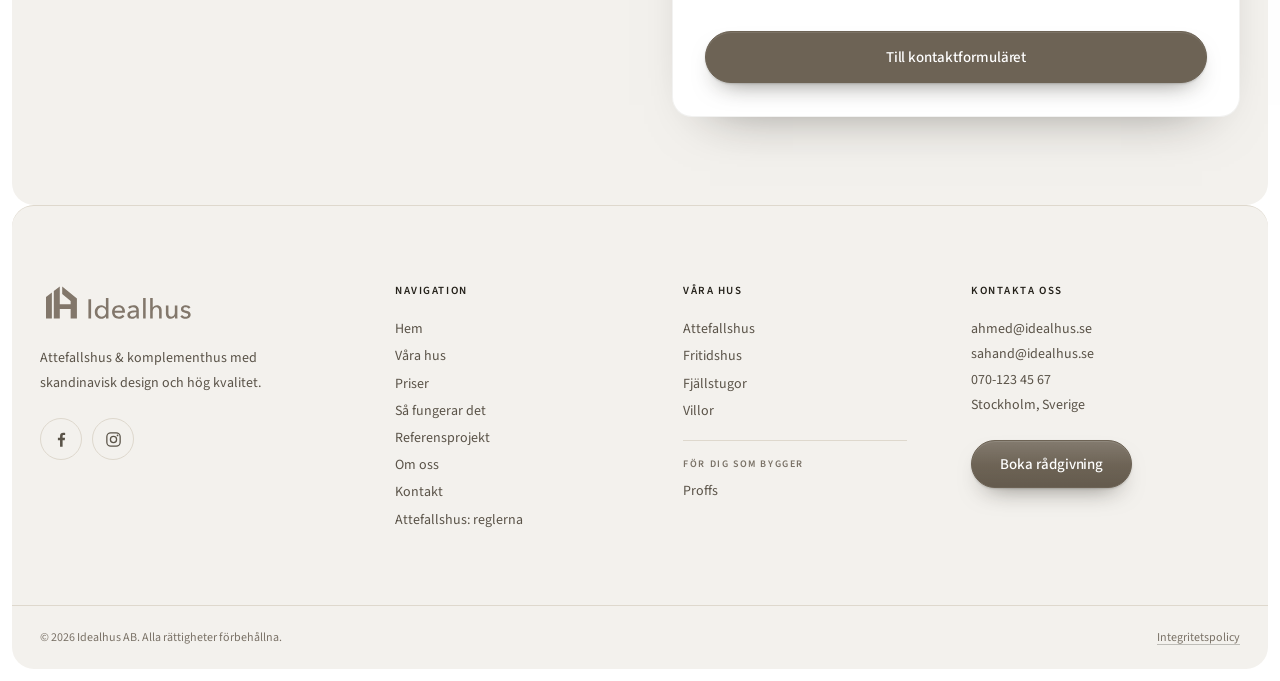
<file: proffs.html>
<!doctype html>
<html lang="sv">
  <head>
    <meta charset="UTF-8">
    <meta name="viewport" content="width=device-width, initial-scale=1.0">
    <title>Proffs | Idealhus</title>
    <meta name="description" content="Utfackningsväggar, husblock och moduler från Idealhus för byggföretag och entreprenörer.">
    <meta name="theme-color" content="#2c2820">
    <link rel="icon" href="images/idealhus.svg" type="image/svg+xml">
    <link rel="icon" href="favicon.ico" sizes="32x32">
    <link rel="apple-touch-icon" href="apple-touch-icon.png">
    <link rel="canonical" href="https://dakotakrk.github.io/idealhus/">

    <meta property="og:type" content="website">
    <meta property="og:locale" content="sv_SE">
    <meta property="og:site_name" content="Idealhus">
    <meta property="og:title" content="Proffs | Idealhus">
    <meta property="og:description" content="Utfackningsväggar, husblock och moduler från Idealhus för byggföretag och entreprenörer.">
    <meta property="og:image" content="https://dakotakrk.github.io/idealhus/images/generated-production-yard-01.webp">
    <meta property="og:url" content="https://dakotakrk.github.io/idealhus/">
    <meta name="twitter:card" content="summary_large_image">

    <link rel="preconnect" href="https://fonts.googleapis.com">
    <link rel="preconnect" href="https://fonts.gstatic.com" crossorigin>
    <link rel="stylesheet" href="https://fonts.googleapis.com/css2?family=EB+Garamond:ital,wght@0,400..600;1,400..600&family=Source+Sans+3:ital,wght@0,300..700;1,400&display=swap">
    <link rel="preload" as="image" href="images/generated-production-yard-01.webp" fetchpriority="high">
    <link rel="stylesheet" href="styles.css?v=20260911l">
    <script type="application/ld+json">
    {
      "@context": "https://schema.org",
      "@type": "Organization",
      "@id": "https://dakotakrk.github.io/idealhus/#organisation",
      "name": "Idealhus",
      "legalName": "Idealhus AB",
      "url": "https://dakotakrk.github.io/idealhus/",
      "logo": "https://dakotakrk.github.io/idealhus/images/idealhus_logo.svg",
      "image": "https://dakotakrk.github.io/idealhus/images/hero-video-poster.webp",
      "email": "ahmed@idealhus.se",
      "description": "Idealhus formger och bygger attefallshus, fritidshus, fjallstugor och villor med skandinavisk design och svensk tillverkning.",
      "areaServed": "SE"
    }
    </script>
  </head>
  <body>
    <a class="skip" href="#innehall">Hoppa till innehållet</a>
    <header class="site-header">
      <div class="site-header__inner">
        <a class="logo" href="index.html" aria-label="Till Idealhus startsida">
          <img class="logo__svg" src="images/idealhus_logo.svg" width="1024" height="279" alt="Idealhus">
        </a>

        <nav class="main-nav" aria-label="Huvudmeny">
          <a class="main-nav__link" href="index.html">Hem</a>
          <div class="main-nav__item" data-dropdown>
            <button class="main-nav__link main-nav__link--active main-nav__toggle" type="button" aria-expanded="false" aria-controls="undermeny-hus">Våra hus<span class="main-nav__pil" aria-hidden="true"></span></button>
            <div class="main-nav__sub" id="undermeny-hus">
              <p class="main-nav__sub-etikett">För dig som ska bo</p>
              <a href="attefallshus.html">
                <img src="images/generated-category-attefallshus-card.webp" alt="" loading="lazy" decoding="async">
                <span>
                  <strong>Attefallshus</strong>
                  <em>Upp till 30 m², utan bygglov</em>
                </span>
              </a>
              <a href="fritidshus.html">
                <img src="images/generated-category-fritidshus-card.webp" alt="" loading="lazy" decoding="async">
                <span>
                  <strong>Fritidshus</strong>
                  <em>För helger och långa somrar</em>
                </span>
              </a>
              <a href="fjallstugor.html">
                <img src="images/generated-category-fjallstuga-card.webp" alt="" loading="lazy" decoding="async">
                <span>
                  <strong>Fjällstugor</strong>
                  <em>Byggda för snölast och kyla</em>
                </span>
              </a>
              <a href="villor.html">
                <img src="images/generated-house-gabled-01.webp" alt="" loading="lazy" decoding="async">
                <span>
                  <strong>Villor</strong>
                  <em>Permanentboende, full planlösning</em>
                </span>
              </a>
              <p class="main-nav__sub-etikett main-nav__sub-etikett--delad">För dig som bygger</p>
              <a href="proffs.html">
                <img src="images/generated-production-yard-01.webp" alt="" loading="lazy" decoding="async">
                <span>
                  <strong>Proffs</strong>
                  <em>Väggar, block och moduler</em>
                </span>
              </a>
            </div>
          </div>
          <a class="main-nav__link" href="priser.html">Priser</a>
          <a class="main-nav__link" href="sa-fungerar-det.html">Så fungerar det</a>
          <a class="main-nav__link" href="referensprojekt.html">Referensprojekt</a>
          <a class="main-nav__link" href="om-oss.html">Om oss</a>
          <a class="main-nav__link" href="kontakt.html">Kontakt</a>
        </nav>

        <div class="site-header__actions">
          <a class="header-button" href="kontakt.html">Begär offert</a>

          <button class="menu-button" type="button" aria-label="Öppna meny" aria-expanded="false" aria-controls="mobile-nav">
            <span class="menu-button__line"></span>
            <span class="menu-button__line"></span>
            <span class="menu-button__line"></span>
          </button>
        </div>
      </div>

      <nav class="mobile-nav" id="mobile-nav" aria-label="Meny" hidden>
        <a href="index.html">Hem</a>
        <div class="mobile-nav__grupp">
          <span>Våra hus</span>
          <a href="attefallshus.html">Attefallshus</a>
          <a href="fritidshus.html">Fritidshus</a>
          <a href="fjallstugor.html">Fjällstugor</a>
          <a href="villor.html">Villor</a>
          <span class="mobile-nav__under">För dig som bygger</span>
          <a href="proffs.html">Proffs</a>
        </div>
        <a href="priser.html">Priser</a>
        <a href="sa-fungerar-det.html">Så fungerar det</a>
        <a href="referensprojekt.html">Referensprojekt</a>
        <a href="om-oss.html">Om oss</a>
        <a href="kontakt.html">Kontakt</a>
        <a class="mobile-nav__cta" href="kontakt.html">Begär offert</a>
      </nav>
    </header>

    <main id="innehall">
      <section class="subpage-hero">
        <img class="subpage-hero__image" src="images/generated-production-yard-01.webp" width="1600" height="900" fetchpriority="high" decoding="async" alt="Idealhus produktion med trävirke och husblock">

        <div class="subpage-hero__content-wrap">
          <div class="subpage-hero__content">
            <h1 class="subpage-hero__title">Proffs</h1>
            <p class="subpage-hero__meta">Utfackningsväggar · husblock · moduler</p>
          </div>
        </div>
      </section>

      <section class="process">
        <div class="process__head">
          <h2>För dig som bygger åt andra</h2>
          <p>
            Vi tillverkar väggar, block och moduler i Sverige och levererar
            till er byggarbetsplats. Utförandet följer er ritning, och det
            mesta av arbetet är gjort under tak innan leverans.
          </p>
        </div>
      </section>

      <section class="segment">
        <article class="segment__block">
          <div>
            <h2>Utfackningsväggar</h2>
            <p>Färdiga väggblock som levereras till byggarbetsplatsen och monteras på plats. Isolering, ångspärr och beklädnad är gjorda under tak, i jämn temperatur och fuktnivå.</p>
            <ul class="segment__fakta">
              <li>Tillverkas inomhus, oberoende av väder</li>
              <li>Kortare tid på byggarbetsplatsen</li>
              <li>Jämnare kvalitet mellan leveranser</li>
              <li>Mått och utförande enligt er ritning</li>
            </ul>
            <a class="model-price__button" href="kontakt.html">Fråga om utfackningsväggar</a>
          </div>
          <div class="segment__media">
            <img src="images/generated-craft-cladding-01.webp" loading="lazy" decoding="async" alt="Utfackningsväggar i Idealhus produktion">
          </div>
        </article>

        <article class="segment__block">
          <div>
            <h2>Husblock</h2>
            <p>Större volymelement där stomme, ytskikt och delar av installationerna sitter på plats redan vid leverans. Blocken lyfts på plats och kopplas samman.</p>
            <ul class="segment__fakta">
              <li>Stomme och ytskikt monterade i fabrik</li>
              <li>Färre moment kvar på plats</li>
              <li>Planeras in i er tidplan</li>
              <li>Anpassas efter projektets mått</li>
            </ul>
            <a class="model-price__button" href="kontakt.html">Fråga om husblock</a>
          </div>
          <div class="segment__media">
            <img src="images/generated-production-yard-01.webp" loading="lazy" decoding="async" alt="Husblock i Idealhus produktion">
          </div>
        </article>

        <article class="segment__block">
          <div>
            <h2>Moduler</h2>
            <p>Kompletta enheter för projekt där samma utförande upprepas: personalbostäder, uthyrning eller etappvis utbyggnad. Modulerna kan flyttas och byggas om.</p>
            <ul class="segment__fakta">
              <li>Samma utförande i serie</li>
              <li>Kan flyttas eller byggas om</li>
              <li>Lämpar sig för etapper</li>
              <li>Levereras klara att koppla in</li>
            </ul>
            <a class="model-price__button" href="kontakt.html">Fråga om moduler</a>
          </div>
          <div class="segment__media">
            <img src="images/generated-craft-saw-01.webp" loading="lazy" decoding="async" alt="Moduler i Idealhus produktion">
          </div>
        </article>
      </section>

      <section class="contact-section" id="kontakt">
        <div class="contact-section__inner">
          <div class="contact-section__intro">
            <p class="section-label section-label--accent">Första steget</p>
            <h2 class="contact-section__title">Låt oss börja med <em>din plats</em>.</h2>
            <p class="contact-section__text">
              Berätta vad du funderar på, så återkommer vi med nästa tydliga
              steg. Utan krav och utan säljsnack.
            </p>
          </div>

          <div class="kontaktkort">
            <p class="kontaktkort__rubrik">Hör av dig direkt</p>

            <div class="contact-section__meta">
              <div>
                <span class="contact-section__meta-label">Ahmed</span>
                <a class="contact-section__meta-value" href="mailto:ahmed@idealhus.se">ahmed@idealhus.se</a>
              </div>
              <div>
                <span class="contact-section__meta-label">Sahand</span>
                <a class="contact-section__meta-value" href="mailto:sahand@idealhus.se">sahand@idealhus.se</a>
              </div>
              <div>
                <span class="contact-section__meta-label">Telefon</span>
                <a class="contact-section__meta-value" href="tel:+46701234567">070-123 45 67</a>
              </div>
              <div>
                <span class="contact-section__meta-label">Plats</span>
                <span class="contact-section__meta-value contact-section__meta-value--tyst">Stockholm, Sverige</span>
              </div>
            </div>

            <a class="kontaktkort__knapp" href="kontakt.html">Till kontaktformuläret</a>
          </div>
        </div>
      </section>
    </main>

    <footer class="site-footer">
      <div class="site-footer__inner">
        <div>
          <img class="site-footer__logo" src="images/idealhus_logo.svg" width="1024" height="279" loading="lazy" decoding="async" alt="Idealhus">
          <p class="site-footer__text">
            Attefallshus &amp; komplementhus med skandinavisk design och hög kvalitet.
          </p>
          <div class="site-footer__social">
            <a href="#" aria-label="Idealhus på Facebook" target="_blank" rel="noopener">
              <svg viewBox="0 0 24 24" fill="currentColor" aria-hidden="true" focusable="false">
                <path d="M13.4 21v-8h2.7l.4-3.1h-3.1V7.9c0-.9.25-1.45 1.55-1.45h1.65V3.68c-.29-.04-1.27-.13-2.42-.13-2.4 0-4.03 1.46-4.03 4.15v2.2H7.45V13h2.7v8h3.25z"/>
              </svg>
            </a>
            <a href="#" aria-label="Idealhus på Instagram" target="_blank" rel="noopener">
              <svg viewBox="0 0 24 24" fill="none" stroke="currentColor" stroke-width="1.6" aria-hidden="true" focusable="false">
                <rect x="3.6" y="3.6" width="16.8" height="16.8" rx="5"/>
                <circle cx="12" cy="12" r="3.9"/>
                <circle cx="17.1" cy="6.9" r="1.1" fill="currentColor" stroke="none"/>
              </svg>
            </a>
          </div>
        </div>

        <div>
          <h2 class="site-footer__heading">Navigation</h2>
          <nav class="site-footer__nav" aria-label="Sidfot navigation">
            <a href="index.html">Hem</a>
            <a href="attefallshus.html">Våra hus</a>
            <a href="priser.html">Priser</a>
            <a href="sa-fungerar-det.html">Så fungerar det</a>
            <a href="referensprojekt.html">Referensprojekt</a>
            <a href="om-oss.html">Om oss</a>
            <a href="kontakt.html">Kontakt</a>
            <a href="attefallshus-regler.html">Attefallshus: reglerna</a>
          </nav>
        </div>

        <div>
          <h2 class="site-footer__heading">Våra hus</h2>
          <nav class="site-footer__nav" aria-label="Sidfot husmodeller">
            <a href="attefallshus.html">Attefallshus</a>
            <a href="fritidshus.html">Fritidshus</a>
            <a href="fjallstugor.html">Fjällstugor</a>
            <a href="villor.html">Villor</a>
            <span class="site-footer__etikett">För dig som bygger</span>
            <a href="proffs.html">Proffs</a>
          </nav>
        </div>

        <div>
          <h2 class="site-footer__heading">Kontakta oss</h2>
          <p class="site-footer__text">
            <a href="mailto:ahmed@idealhus.se">ahmed@idealhus.se</a><br>
            <a href="mailto:sahand@idealhus.se">sahand@idealhus.se</a><br>
            <a href="tel:+46701234567">070-123 45 67</a><br>
            Stockholm, Sverige
          </p>
          <a class="site-footer__button" href="kontakt.html">Boka rådgivning</a>
        </div>
      </div>

      <div class="site-footer__bottom">
        <span>© 2026 Idealhus AB. Alla rättigheter förbehållna.</span>
        <a class="site-footer__policy" href="integritetspolicy.html">Integritetspolicy</a>
      </div>
    </footer>

    <script>
      // Teckningarna i skedeskorten ritar upp sig nar de kommer i vy.
      // Langden mats per linje, annars drar korta och langa streck i
      // olika takt. Fyllda delar tonas in i stallet.
      (function () {
        if (!window.IntersectionObserver) return;
        if (window.matchMedia('(prefers-reduced-motion: reduce)').matches) return;

        var teckningar = document.querySelectorAll('.skede__bild svg, .fas__bild svg');
        if (!teckningar.length) return;

        Array.prototype.forEach.call(teckningar, function (svg) {
          var nr = 0;
          Array.prototype.forEach.call(svg.querySelectorAll('path, rect'), function (el) {
            el.style.setProperty('--i', nr);
            nr += 1;
            if (el.classList.contains('accentfyll')) return;
            var langd = 0;
            try { langd = el.getTotalLength(); } catch (e) { langd = 0; }
            if (langd) el.style.setProperty('--len', Math.ceil(langd));
          });
          svg.classList.add('teckning');
        });

        // Ritas en gang, men vaken-klassen foljer med in och ut ur vyn:
        // evighetsrorelsen ska inte rulla nar teckningen inte syns.
        var obs = new IntersectionObserver(function (poster) {
          poster.forEach(function (p) {
            p.target.classList.toggle('teckning--vaken', p.isIntersecting);
            if (p.isIntersecting) p.target.classList.add('teckning--ritad');
          });
        }, { threshold: 0.15 });

        Array.prototype.forEach.call(teckningar, function (svg) { obs.observe(svg); });

        // Skyddsnat: en teckning som inte hunnit bli uppritad ska inte
        // sta kvar som en tom ruta. Det som syns ritas anda.
        window.setTimeout(function () {
          Array.prototype.forEach.call(teckningar, function (svg) {
            var r = svg.getBoundingClientRect();
            if (r.top < window.innerHeight && r.bottom > 0) {
              svg.classList.add('teckning--ritad');
            }
          });
        }, 2500);
      })();
    </script>
    <script>
      // En sidovergang som hoppas over avvisar sina loften. Utan
      // detta hamnar "Transition was skipped" i konsolen pa varje
      // sidbyte som webblasaren valjer bort.
      (function () {
        function tyst(e) {
          if (e.viewTransition) e.viewTransition.finished.catch(function () {});
        }
        window.addEventListener('pageswap', tyst);
        window.addEventListener('pagereveal', tyst);
      })();
    </script>
    <script>
      (function () {
        var item = document.querySelector('[data-dropdown]');
        if (!item) return;
        var knapp = item.querySelector('.main-nav__toggle');
        var stangTimer;
        function satt(oppen) {
          item.classList.toggle('main-nav__item--open', oppen);
          knapp.setAttribute('aria-expanded', String(oppen));
        }
        knapp.addEventListener('click', function () {
          satt(!item.classList.contains('main-nav__item--open'));
        });
        item.addEventListener('mouseenter', function () {
          window.clearTimeout(stangTimer);
          if (window.matchMedia('(hover: hover)').matches) satt(true);
        });
        item.addEventListener('mouseleave', function () {
          if (!window.matchMedia('(hover: hover)').matches) return;
          stangTimer = window.setTimeout(function () { satt(false); }, 160);
        });
        document.addEventListener('keydown', function (e) {
          if (e.key === 'Escape' && item.classList.contains('main-nav__item--open')) {
            satt(false); knapp.focus();
          }
        });
        document.addEventListener('click', function (e) {
          if (!item.contains(e.target)) satt(false);
        });
      })();

      (function () {
        var knapp = document.querySelector('.menu-button');
        var panel = document.getElementById('mobile-nav');
        if (!knapp || !panel) return;
        knapp.addEventListener('click', function () {
          var oppen = knapp.getAttribute('aria-expanded') === 'true';
          knapp.setAttribute('aria-expanded', String(!oppen));
          knapp.setAttribute('aria-label', oppen ? 'Öppna meny' : 'Stäng meny');
          knapp.classList.toggle('menu-button--open', !oppen);
          panel.hidden = oppen;
          // Sidans rullelement ar <html>. Utan last rullar sidan bakom
          // en meny som tacker nastan hela skarmen.
          document.documentElement.style.overflow = oppen ? '' : 'hidden';
        });
      })();

      (function () {
        if (!window.IntersectionObserver) return;
        var valjare = ['.subpage-hero__content', '.category-filter', '.filter', '.category__head',
          '.model-card', '.process__head', '.process__lista li', '.team-kort',
          '.galleri figure', '.segment__block', '.contact-page-hero__inner',
          '.contact-person', '.textsida > *', '.contact-section__intro', '.contact-form'].join(',');
        var element = Array.prototype.slice.call(document.querySelectorAll(valjare));
        if (!element.length) return;
        document.documentElement.classList.add('js-reveal');
        var raknare = new Map();
        element.forEach(function (el) {
          el.classList.add('reveal');
          var f = el.parentElement;
          var i = raknare.get(f) || 0;
          raknare.set(f, i + 1);
          if (i) el.style.setProperty('--reveal-delay', (i * 0.06).toFixed(2) + 's');
        });
        element.forEach(function (el) {
          if (el.getBoundingClientRect().top < window.innerHeight) {
            el.style.setProperty('--reveal-delay', '0s');
            el.classList.add('reveal--inne');
          }
        });
        var obs = new IntersectionObserver(function (poster) {
          poster.forEach(function (p) {
            if (!p.isIntersecting) return;
            p.target.classList.add('reveal--inne');
            obs.unobserve(p.target);
          });
        }, { rootMargin: '0px 0px -8% 0px', threshold: 0.05 });
        element.forEach(function (el) { obs.observe(el); });
        // Skyddsnatet mater bara det som ar kvar, hogst fyra ganger i
        // sekunden, och kopplar bort sig sjalvt nar allt ar framme. Att
        // mata alla element i varje bildruta tvingade fram en layout per
        // bildruta - det var det som hackade under rullning.
        var kvar = element.filter(function (el) {
          return !el.classList.contains('reveal--inne');
        });
        var senast = 0;
        function kolla() {
          var nu = Date.now();
          if (nu - senast < 250) return;
          senast = nu;
          for (var i = kvar.length - 1; i >= 0; i--) {
            var el = kvar[i];
            if (el.classList.contains('reveal--inne')) {
              kvar.splice(i, 1);
              continue;
            }
            var r = el.getBoundingClientRect();
            if (r.top < window.innerHeight && r.bottom > 0) {
              el.classList.add('reveal--inne');
              obs.unobserve(el);
              kvar.splice(i, 1);
            }
          }
          if (!kvar.length) window.removeEventListener('scroll', kolla);
        }
        if (kvar.length) window.addEventListener('scroll', kolla, { passive: true });
      })();

      (function () {
        var rad = document.querySelector('.category-filter');
        if (!rad) return;
        function uppdatera() {
          var mer = rad.scrollWidth - rad.clientWidth - rad.scrollLeft > 8;
          rad.classList.toggle('category-filter--mer', mer);
        }
        uppdatera();
        rad.addEventListener('scroll', uppdatera, { passive: true });
        window.addEventListener('resize', uppdatera);
      })();

      // Egen rullgardin. Systemets egen lista gar inte att forma, sa den
      // byggs om har. Selecten ligger kvar dold och bar vardet, vilket
      // gor att formularets ovriga kod inte behover veta om det har.
      (function () {
        var listor = document.querySelectorAll('.contact-form select');
        var lopnr = 0;
        Array.prototype.forEach.call(listor, function (select) {
          if (!select.options.length) return;
          lopnr += 1;
          var skal = document.createElement('div');
          skal.className = 'valj';
          select.parentNode.insertBefore(skal, select);
          skal.appendChild(select);

          var knapp = document.createElement('button');
          knapp.type = 'button';
          knapp.className = 'valj__knapp';
          knapp.setAttribute('aria-haspopup', 'listbox');
          knapp.setAttribute('aria-expanded', 'false');
          var etikett = select.id
            ? document.querySelector('label[for="' + select.id + '"]')
            : null;
          if (etikett) {
            if (!etikett.id) etikett.id = 'valj-etikett-' + lopnr;
            knapp.setAttribute('aria-labelledby', etikett.id + ' valj-text-' + lopnr);
          }

          var text = document.createElement('span');
          text.className = 'valj__text';
          text.id = 'valj-text-' + lopnr;
          var pil = document.createElement('span');
          pil.className = 'valj__pil';
          knapp.appendChild(text);
          knapp.appendChild(pil);

          var lista = document.createElement('ul');
          lista.className = 'valj__lista';
          lista.id = 'valj-lista-' + lopnr;
          lista.setAttribute('role', 'listbox');
          lista.hidden = true;
          knapp.setAttribute('aria-controls', lista.id);

          var val = [];
          Array.prototype.forEach.call(select.options, function (o, i) {
            var li = document.createElement('li');
            li.className = 'valj__val';
            li.id = 'valj-' + lopnr + '-' + i;
            li.setAttribute('role', 'option');
            li.setAttribute('aria-selected', String(i === select.selectedIndex));
            li.textContent = o.textContent;
            lista.appendChild(li);
            val.push(li);
          });

          skal.appendChild(knapp);
          skal.appendChild(lista);

          var markerad = select.selectedIndex < 0 ? 0 : select.selectedIndex;

          function visaValt() {
            var o = select.options[select.selectedIndex];
            text.textContent = o ? o.textContent : '';
            text.classList.toggle('valj__text--tom', !select.value);
          }

          function markera(i) {
            if (i < 0) i = 0;
            if (i > val.length - 1) i = val.length - 1;
            markerad = i;
            val.forEach(function (li, n) {
              li.classList.toggle('valj__val--markerad', n === i);
            });
            knapp.setAttribute('aria-activedescendant', val[i].id);
            if (!lista.hidden && val[i].scrollIntoView) {
              val[i].scrollIntoView({ block: 'nearest' });
            }
          }

          function oppna() {
            lista.hidden = false;
            knapp.setAttribute('aria-expanded', 'true');
            markera(select.selectedIndex < 0 ? 0 : select.selectedIndex);
          }

          function stang(aterfokus) {
            lista.hidden = true;
            knapp.setAttribute('aria-expanded', 'false');
            knapp.removeAttribute('aria-activedescendant');
            if (aterfokus) knapp.focus();
          }

          function valj(i) {
            select.selectedIndex = i;
            val.forEach(function (li, n) {
              li.setAttribute('aria-selected', String(n === i));
            });
            visaValt();
            var h = document.createEvent('HTMLEvents');
            h.initEvent('change', true, false);
            select.dispatchEvent(h);
          }

          knapp.addEventListener('click', function () {
            if (lista.hidden) oppna(); else stang(false);
          });

          knapp.addEventListener('keydown', function (e) {
            var k = e.key;
            if (lista.hidden) {
              if (k === 'ArrowDown' || k === 'ArrowUp' || k === 'Enter' || k === ' ') {
                e.preventDefault();
                oppna();
              }
              return;
            }
            if (k === 'ArrowDown') { e.preventDefault(); markera(markerad + 1); }
            else if (k === 'ArrowUp') { e.preventDefault(); markera(markerad - 1); }
            else if (k === 'Home') { e.preventDefault(); markera(0); }
            else if (k === 'End') { e.preventDefault(); markera(val.length - 1); }
            else if (k === 'Enter' || k === ' ') {
              e.preventDefault();
              valj(markerad);
              stang(true);
            } else if (k === 'Escape') { e.preventDefault(); stang(true); }
            else if (k === 'Tab') { stang(false); }
          });

          lista.addEventListener('mousedown', function (e) { e.preventDefault(); });

          lista.addEventListener('click', function (e) {
            var i = val.indexOf(e.target);
            if (i < 0) return;
            valj(i);
            stang(true);
          });

          lista.addEventListener('mousemove', function (e) {
            var i = val.indexOf(e.target);
            if (i > -1 && i !== markerad) markera(i);
          });

          document.addEventListener('click', function (e) {
            if (!lista.hidden && !skal.contains(e.target)) stang(false);
          });

          visaValt();
        });
      })();

    </script>
  </body>
</html>
</file>
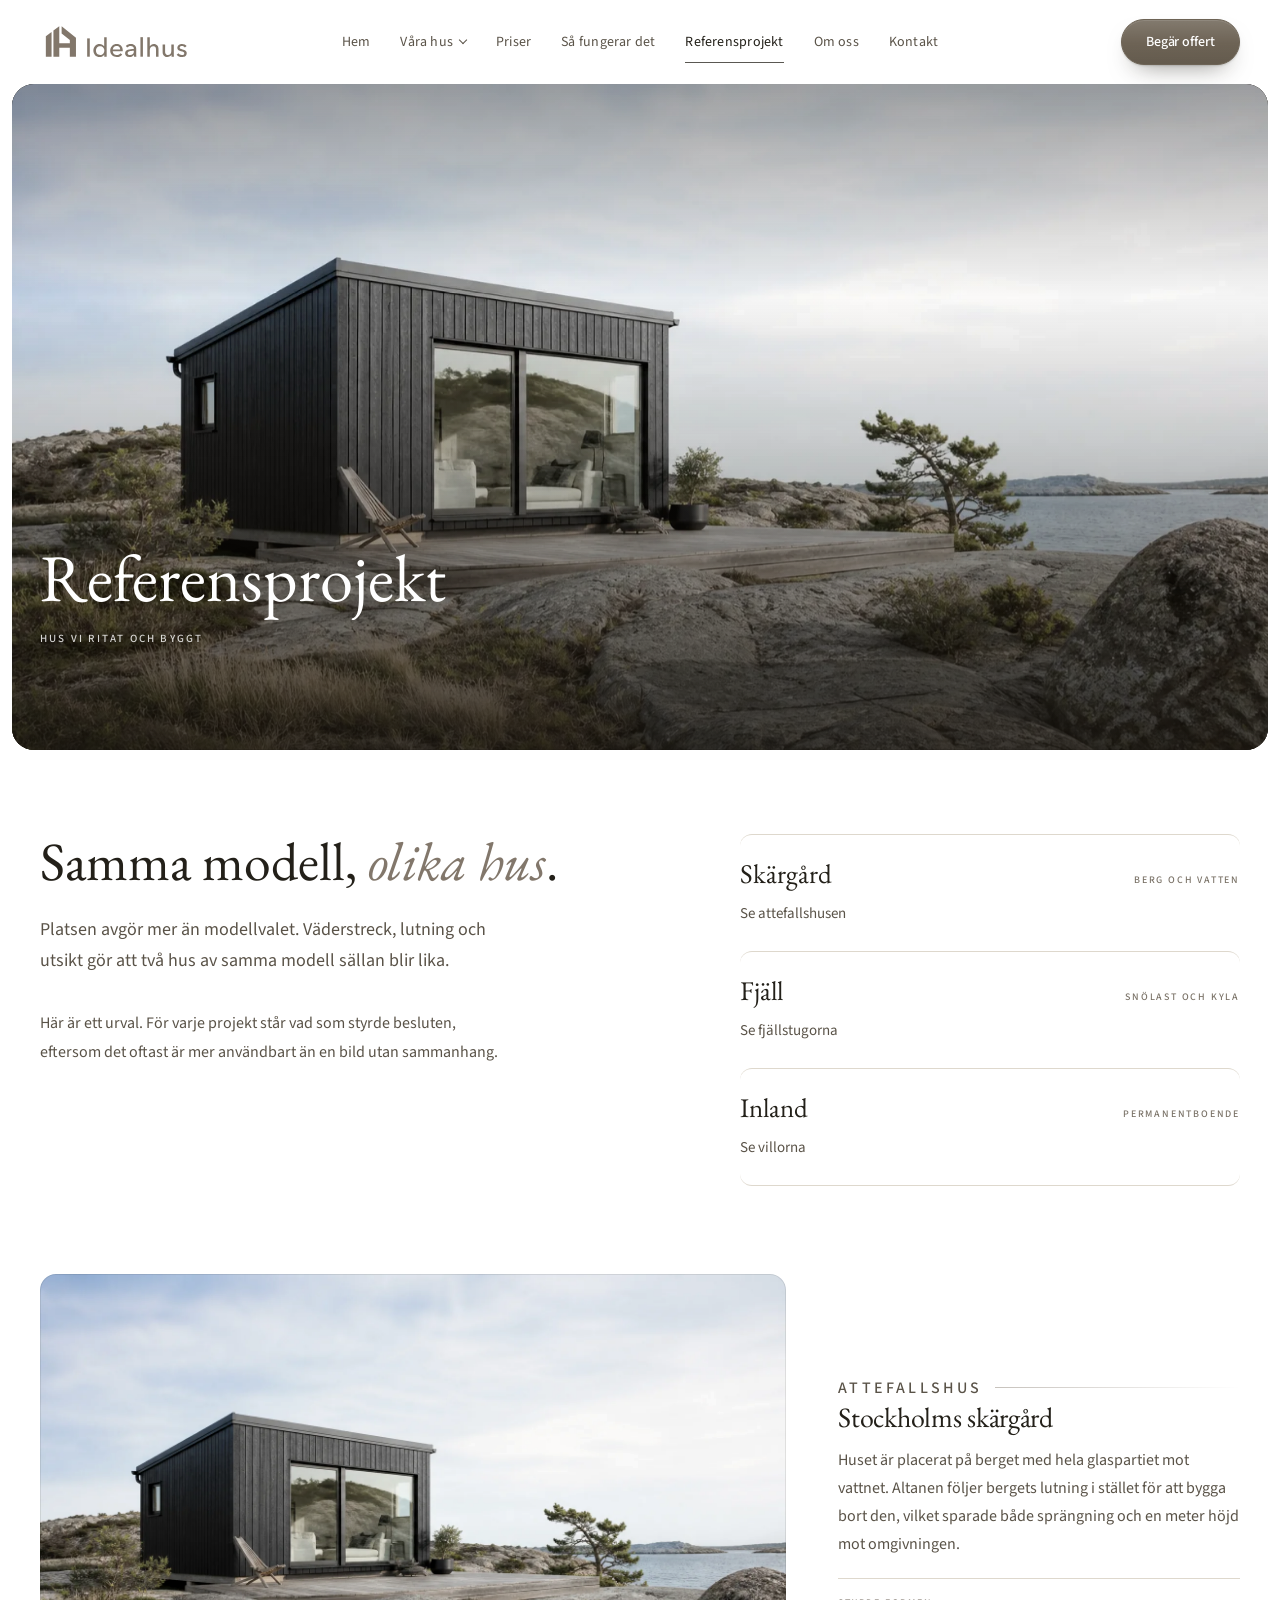
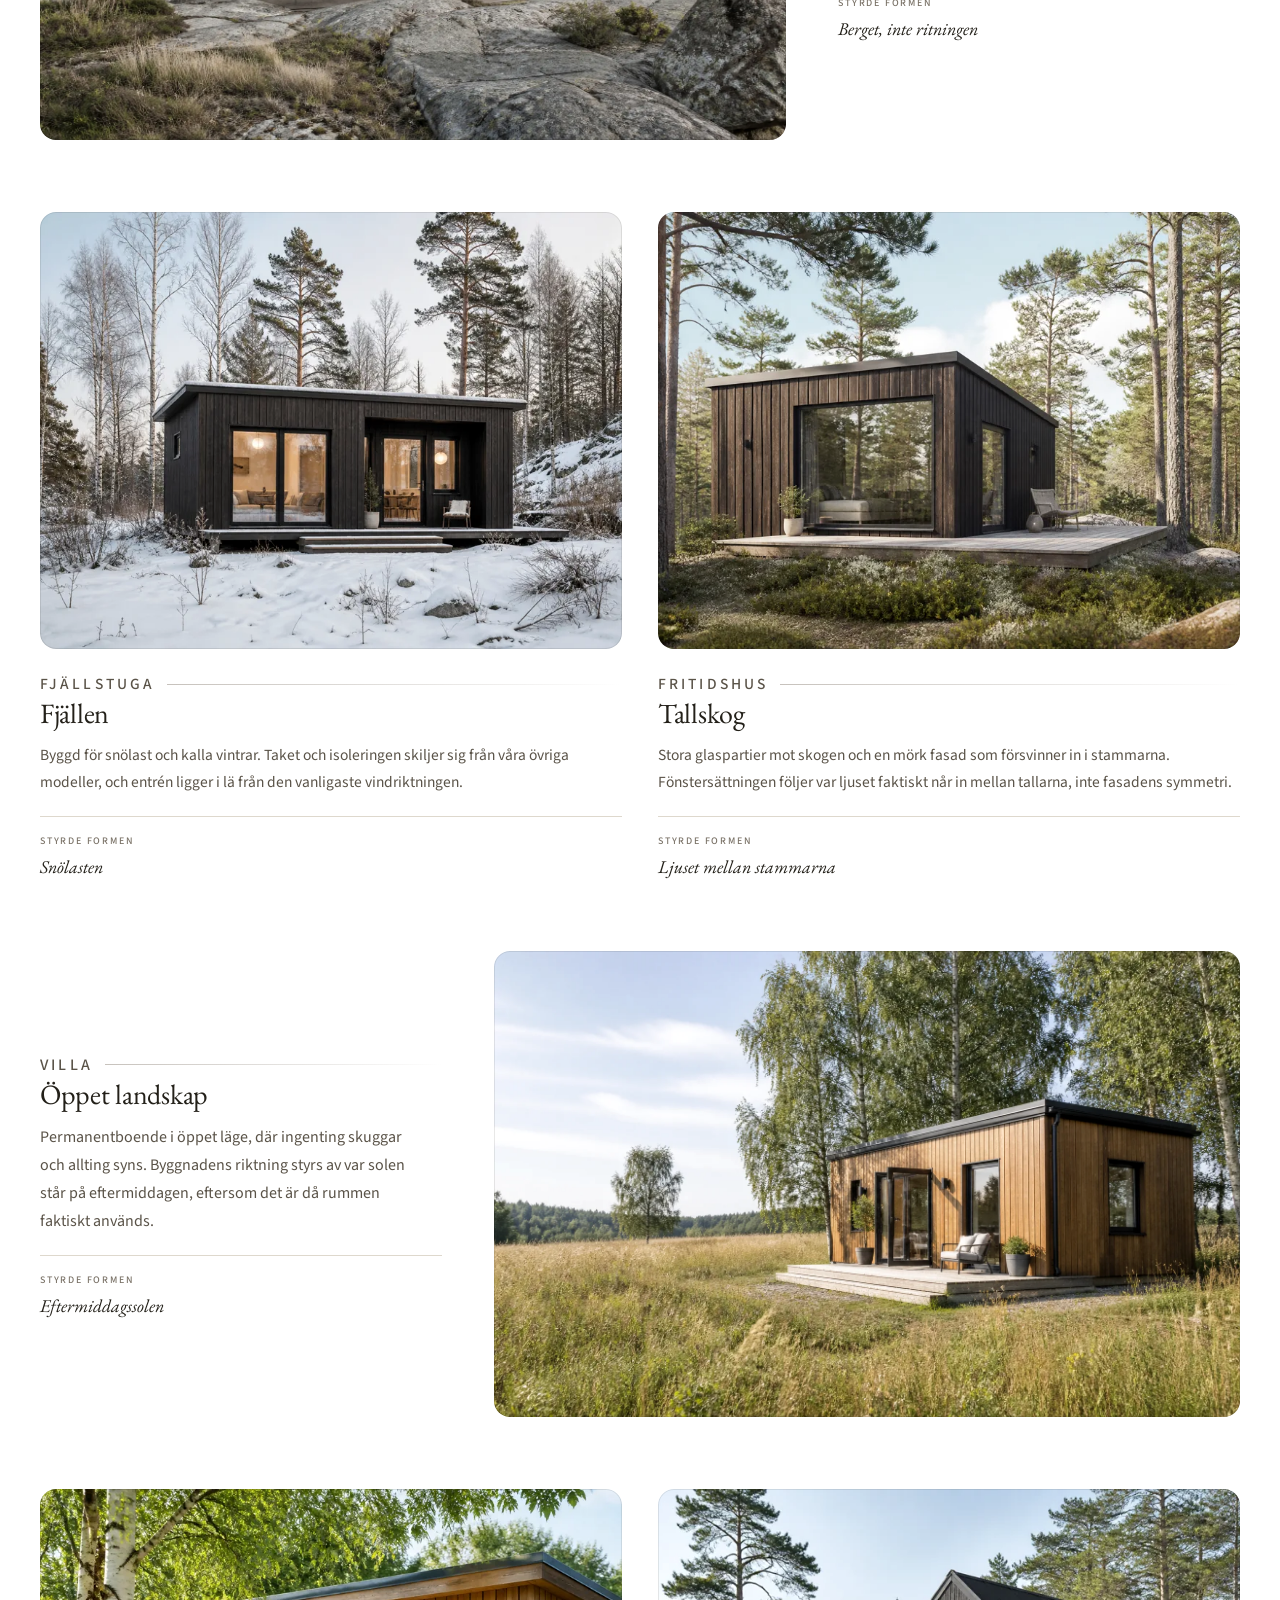
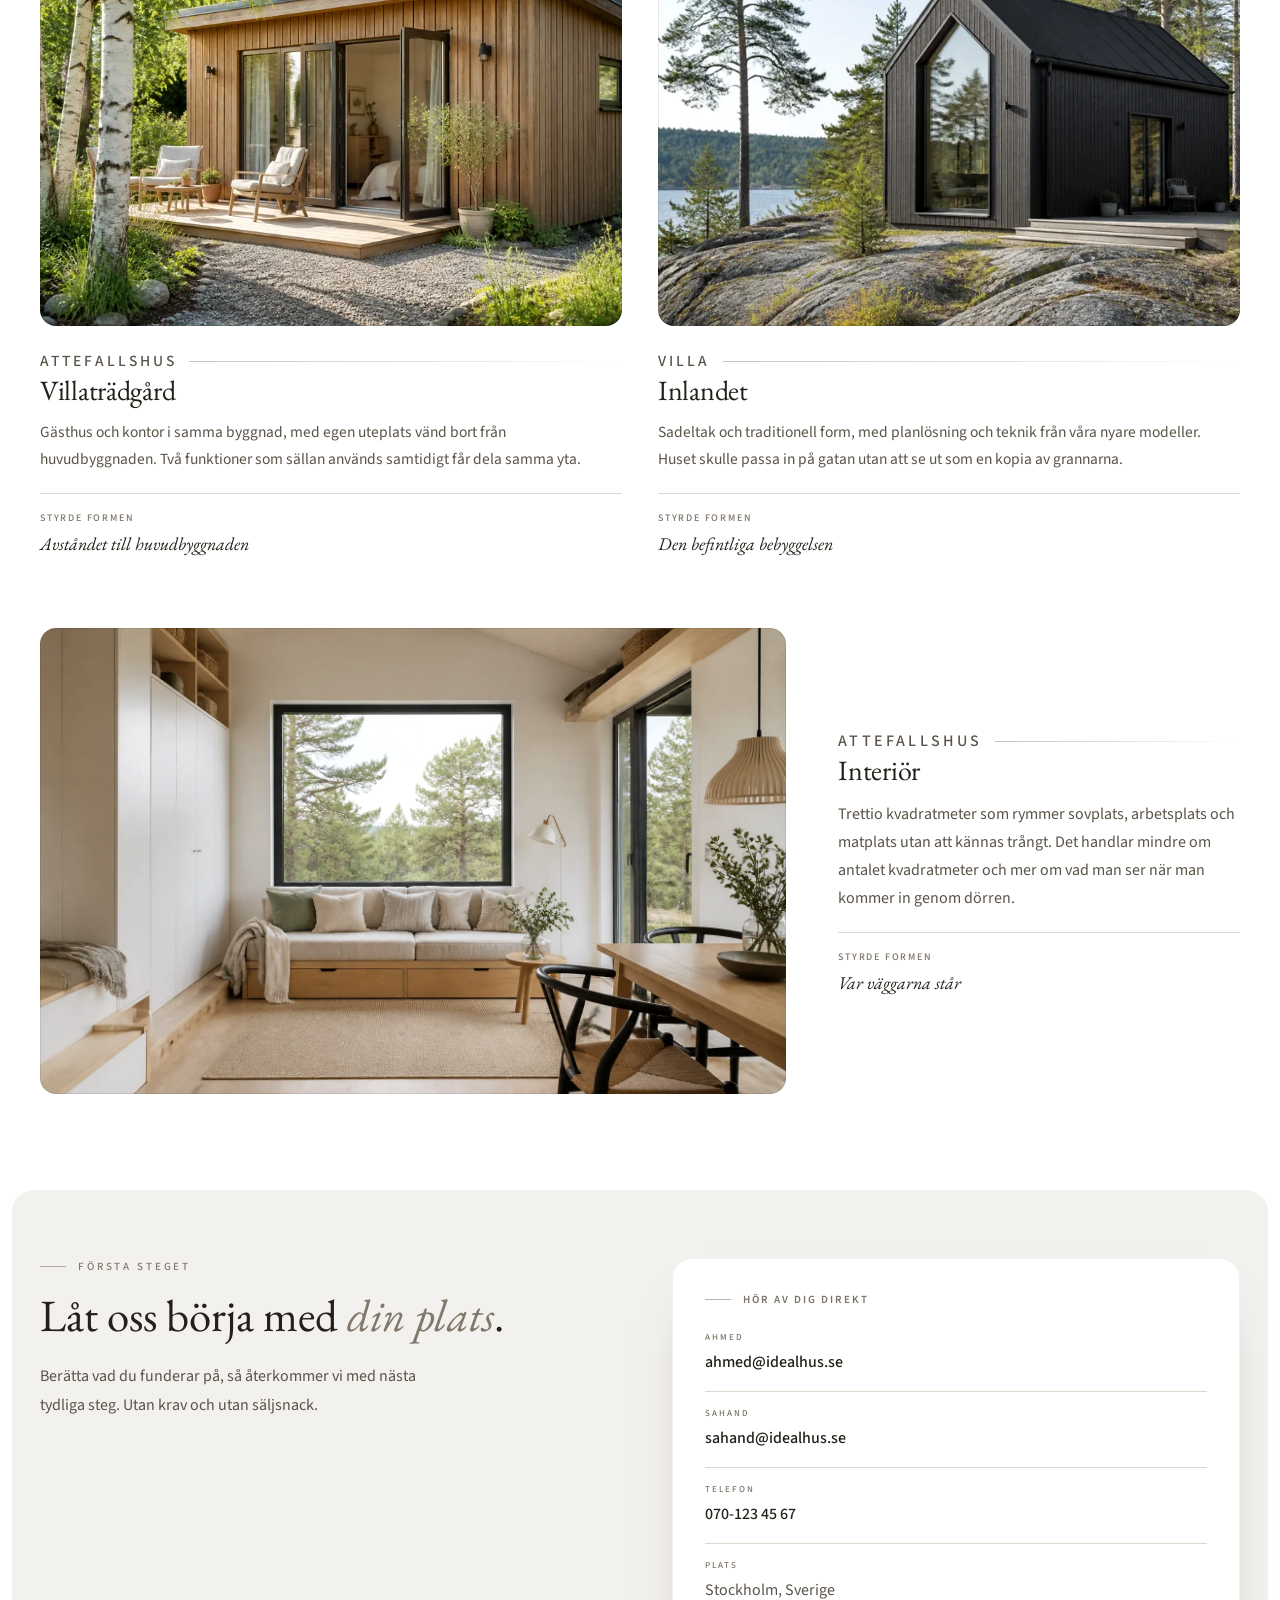
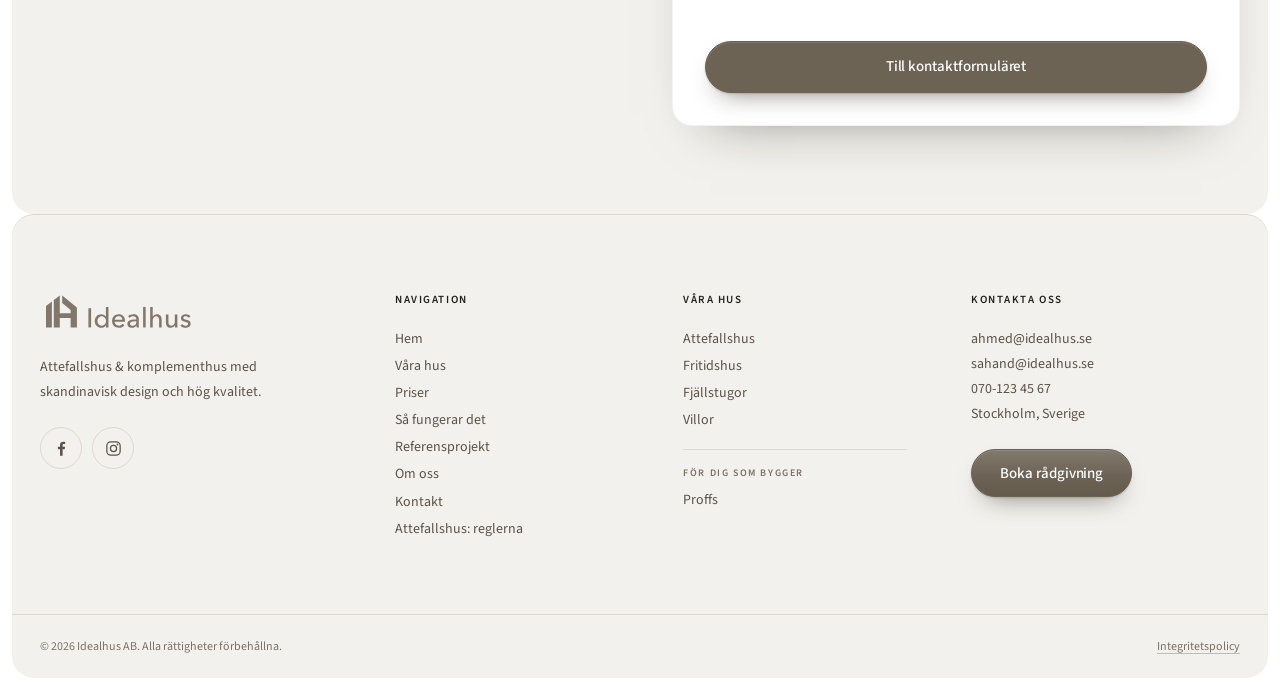
<file: referensprojekt.html>
<!doctype html>
<html lang="sv">
  <head>
    <meta charset="UTF-8">
    <meta name="viewport" content="width=device-width, initial-scale=1.0">
    <title>Referensprojekt | Idealhus</title>
    <meta name="description" content="Hus vi ritat och byggt. Se hur platsen styr besluten i varje projekt.">
    <meta name="theme-color" content="#2c2820">
    <link rel="icon" href="images/idealhus.svg" type="image/svg+xml">
    <link rel="icon" href="favicon.ico" sizes="32x32">
    <link rel="apple-touch-icon" href="apple-touch-icon.png">
    <link rel="canonical" href="https://dakotakrk.github.io/idealhus/referensprojekt.html">

    <meta property="og:type" content="website">
    <meta property="og:locale" content="sv_SE">
    <meta property="og:site_name" content="Idealhus">
    <meta property="og:title" content="Referensprojekt | Idealhus">
    <meta property="og:description" content="Hus vi ritat och byggt. Se hur platsen styr besluten i varje projekt.">
    <meta property="og:image" content="https://dakotakrk.github.io/idealhus/images/generated-house-coast-01.webp">
    <meta property="og:url" content="https://dakotakrk.github.io/idealhus/referensprojekt.html">
    <meta name="twitter:card" content="summary_large_image">

    <link rel="preconnect" href="https://fonts.googleapis.com">
    <link rel="preconnect" href="https://fonts.gstatic.com" crossorigin>
    <link rel="stylesheet" href="https://fonts.googleapis.com/css2?family=EB+Garamond:ital,wght@0,400..600;1,400..600&family=Source+Sans+3:ital,wght@0,300..700;1,400&display=swap">
    <link rel="preload" as="image" href="images/generated-house-coast-01.webp" fetchpriority="high">
    <link rel="stylesheet" href="styles.css?v=20260911l">
    <script type="application/ld+json">
    {
      "@context": "https://schema.org",
      "@type": "Organization",
      "@id": "https://dakotakrk.github.io/idealhus/#organisation",
      "name": "Idealhus",
      "legalName": "Idealhus AB",
      "url": "https://dakotakrk.github.io/idealhus/",
      "logo": "https://dakotakrk.github.io/idealhus/images/idealhus_logo.svg",
      "image": "https://dakotakrk.github.io/idealhus/images/hero-video-poster.webp",
      "email": "ahmed@idealhus.se",
      "description": "Idealhus formger och bygger attefallshus, fritidshus, fjallstugor och villor med skandinavisk design och svensk tillverkning.",
      "areaServed": "SE"
    }
    </script>
  </head>
  <body>
    <a class="skip" href="#innehall">Hoppa till innehållet</a>
    <header class="site-header">
      <div class="site-header__inner">
        <a class="logo" href="index.html" aria-label="Till Idealhus startsida">
          <img class="logo__svg" src="images/idealhus_logo.svg" width="1024" height="279" alt="Idealhus">
        </a>

        <nav class="main-nav" aria-label="Huvudmeny">
          <a class="main-nav__link" href="index.html">Hem</a>
          <div class="main-nav__item" data-dropdown>
            <button class="main-nav__link main-nav__toggle" type="button" aria-expanded="false" aria-controls="undermeny-hus">Våra hus<span class="main-nav__pil" aria-hidden="true"></span></button>
            <div class="main-nav__sub" id="undermeny-hus">
              <p class="main-nav__sub-etikett">För dig som ska bo</p>
              <a href="attefallshus.html">
                <img src="images/generated-category-attefallshus-card.webp" alt="" loading="lazy" decoding="async">
                <span>
                  <strong>Attefallshus</strong>
                  <em>Upp till 30 m², utan bygglov</em>
                </span>
              </a>
              <a href="fritidshus.html">
                <img src="images/generated-category-fritidshus-card.webp" alt="" loading="lazy" decoding="async">
                <span>
                  <strong>Fritidshus</strong>
                  <em>För helger och långa somrar</em>
                </span>
              </a>
              <a href="fjallstugor.html">
                <img src="images/generated-category-fjallstuga-card.webp" alt="" loading="lazy" decoding="async">
                <span>
                  <strong>Fjällstugor</strong>
                  <em>Byggda för snölast och kyla</em>
                </span>
              </a>
              <a href="villor.html">
                <img src="images/generated-house-gabled-01.webp" alt="" loading="lazy" decoding="async">
                <span>
                  <strong>Villor</strong>
                  <em>Permanentboende, full planlösning</em>
                </span>
              </a>
              <p class="main-nav__sub-etikett main-nav__sub-etikett--delad">För dig som bygger</p>
              <a href="proffs.html">
                <img src="images/generated-production-yard-01.webp" alt="" loading="lazy" decoding="async">
                <span>
                  <strong>Proffs</strong>
                  <em>Väggar, block och moduler</em>
                </span>
              </a>
            </div>
          </div>
          <a class="main-nav__link" href="priser.html">Priser</a>
          <a class="main-nav__link" href="sa-fungerar-det.html">Så fungerar det</a>
          <a class="main-nav__link main-nav__link--active" href="referensprojekt.html">Referensprojekt</a>
          <a class="main-nav__link" href="om-oss.html">Om oss</a>
          <a class="main-nav__link" href="kontakt.html">Kontakt</a>
        </nav>

        <div class="site-header__actions">
          <a class="header-button" href="kontakt.html">Begär offert</a>

          <button class="menu-button" type="button" aria-label="Öppna meny" aria-expanded="false" aria-controls="mobile-nav">
            <span class="menu-button__line"></span>
            <span class="menu-button__line"></span>
            <span class="menu-button__line"></span>
          </button>
        </div>
      </div>

      <nav class="mobile-nav" id="mobile-nav" aria-label="Meny" hidden>
        <a href="index.html">Hem</a>
        <div class="mobile-nav__grupp">
          <span>Våra hus</span>
          <a href="attefallshus.html">Attefallshus</a>
          <a href="fritidshus.html">Fritidshus</a>
          <a href="fjallstugor.html">Fjällstugor</a>
          <a href="villor.html">Villor</a>
          <span class="mobile-nav__under">För dig som bygger</span>
          <a href="proffs.html">Proffs</a>
        </div>
        <a href="priser.html">Priser</a>
        <a href="sa-fungerar-det.html">Så fungerar det</a>
        <a href="referensprojekt.html">Referensprojekt</a>
        <a href="om-oss.html">Om oss</a>
        <a href="kontakt.html">Kontakt</a>
        <a class="mobile-nav__cta" href="kontakt.html">Begär offert</a>
      </nav>
    </header>

    <main id="innehall">
      <section class="subpage-hero">
        <img class="subpage-hero__image" src="images/generated-house-coast-01.webp" width="1600" height="900" fetchpriority="high" decoding="async" alt="Modernt hus på svenska klippor vid havet">

        <div class="subpage-hero__content-wrap">
          <div class="subpage-hero__content">
            <h1 class="subpage-hero__title">Referensprojekt</h1>
            <p class="subpage-hero__meta">Hus vi ritat och byggt</p>
          </div>
        </div>
      </section>

      <section class="kontakt-topp">
        <div>
          <h2>Samma modell, <em>olika hus</em>.</h2>
          <p class="kontakt-topp__lead">
            Platsen avgör mer än modellvalet. Väderstreck, lutning och utsikt
            gör att två hus av samma modell sällan blir lika.
          </p>
          <p class="kontakt-topp__brod">
            Här är ett urval. För varje projekt står vad som styrde besluten,
            eftersom det oftast är mer användbart än en bild utan sammanhang.
          </p>
        </div>

        <div class="kontakt-direkt">
          <div class="kontakt-direkt__rad">
            <span class="kontakt-direkt__namn">Skärgård</span>
            <span class="kontakt-direkt__roll">Berg och vatten</span>
            <span class="kontakt-direkt__lankar">
              <a href="attefallshus.html">Se attefallshusen</a>
            </span>
          </div>

          <div class="kontakt-direkt__rad">
            <span class="kontakt-direkt__namn">Fjäll</span>
            <span class="kontakt-direkt__roll">Snölast och kyla</span>
            <span class="kontakt-direkt__lankar">
              <a href="fjallstugor.html">Se fjällstugorna</a>
            </span>
          </div>

          <div class="kontakt-direkt__rad">
            <span class="kontakt-direkt__namn">Inland</span>
            <span class="kontakt-direkt__roll">Permanentboende</span>
            <span class="kontakt-direkt__lankar">
              <a href="villor.html">Se villorna</a>
            </span>
          </div>
        </div>
      </section>

      <section class="referens-lista">
        <div class="referens-lista__grid">
          <article class="referens referens--bred">
            <div class="referens__media">
              <img src="images/generated-house-coast-01.webp" loading="lazy" decoding="async" alt="Litet hus vid svenska klippor och vatten">
            </div>
            <div class="referens__text">
              <p class="referens__kategori">Attefallshus</p>
              <h3>Stockholms skärgård</h3>
              <p>Huset är placerat på berget med hela glaspartiet mot vattnet. Altanen följer bergets lutning i stället för att bygga bort den, vilket sparade både sprängning och en meter höjd mot omgivningen.</p>
              <dl class="referens__styrde">
                <dt>Styrde formen</dt>
                <dd>Berget, inte ritningen</dd>
              </dl>
            </div>
          </article>
          <article class="referens">
            <div class="referens__media">
              <img src="images/generated-house-winter-01.webp" loading="lazy" decoding="async" alt="Attefallshus i ljus svensk vintermiljö">
            </div>
            <div class="referens__text">
              <p class="referens__kategori">Fjällstuga</p>
              <h3>Fjällen</h3>
              <p>Byggd för snölast och kalla vintrar. Taket och isoleringen skiljer sig från våra övriga modeller, och entrén ligger i lä från den vanligaste vindriktningen.</p>
              <dl class="referens__styrde">
                <dt>Styrde formen</dt>
                <dd>Snölasten</dd>
              </dl>
            </div>
          </article>
          <article class="referens">
            <div class="referens__media">
              <img src="images/generated-house-forest-01.webp" loading="lazy" decoding="async" alt="Modernt hus med glasparti i svensk tallskog">
            </div>
            <div class="referens__text">
              <p class="referens__kategori">Fritidshus</p>
              <h3>Tallskog</h3>
              <p>Stora glaspartier mot skogen och en mörk fasad som försvinner in i stammarna. Fönstersättningen följer var ljuset faktiskt når in mellan tallarna, inte fasadens symmetri.</p>
              <dl class="referens__styrde">
                <dt>Styrde formen</dt>
                <dd>Ljuset mellan stammarna</dd>
              </dl>
            </div>
          </article>
          <article class="referens referens--vand">
            <div class="referens__media">
              <img src="images/generated-house-meadow-01.webp" loading="lazy" decoding="async" alt="Villa i öppet landskap">
            </div>
            <div class="referens__text">
              <p class="referens__kategori">Villa</p>
              <h3>Öppet landskap</h3>
              <p>Permanentboende i öppet läge, där ingenting skuggar och allting syns. Byggnadens riktning styrs av var solen står på eftermiddagen, eftersom det är då rummen faktiskt används.</p>
              <dl class="referens__styrde">
                <dt>Styrde formen</dt>
                <dd>Eftermiddagssolen</dd>
              </dl>
            </div>
          </article>
          <article class="referens">
            <div class="referens__media">
              <img src="images/generated-house-garden-01.webp" loading="lazy" decoding="async" alt="Kompakt gästhus med uteplats i trädgård">
            </div>
            <div class="referens__text">
              <p class="referens__kategori">Attefallshus</p>
              <h3>Villaträdgård</h3>
              <p>Gästhus och kontor i samma byggnad, med egen uteplats vänd bort från huvudbyggnaden. Två funktioner som sällan används samtidigt får dela samma yta.</p>
              <dl class="referens__styrde">
                <dt>Styrde formen</dt>
                <dd>Avståndet till huvudbyggnaden</dd>
              </dl>
            </div>
          </article>
          <article class="referens">
            <div class="referens__media">
              <img src="images/generated-house-gabled-01.webp" loading="lazy" decoding="async" alt="Villa med sadeltak i svensk trädgårdsmiljö">
            </div>
            <div class="referens__text">
              <p class="referens__kategori">Villa</p>
              <h3>Inlandet</h3>
              <p>Sadeltak och traditionell form, med planlösning och teknik från våra nyare modeller. Huset skulle passa in på gatan utan att se ut som en kopia av grannarna.</p>
              <dl class="referens__styrde">
                <dt>Styrde formen</dt>
                <dd>Den befintliga bebyggelsen</dd>
              </dl>
            </div>
          </article>
          <article class="referens referens--bred">
            <div class="referens__media">
              <img src="images/generated-interior-01.webp" loading="lazy" decoding="async" alt="Ljus interiör i ett litet hus med smart planering">
            </div>
            <div class="referens__text">
              <p class="referens__kategori">Attefallshus</p>
              <h3>Interiör</h3>
              <p>Trettio kvadratmeter som rymmer sovplats, arbetsplats och matplats utan att kännas trångt. Det handlar mindre om antalet kvadratmeter och mer om vad man ser när man kommer in genom dörren.</p>
              <dl class="referens__styrde">
                <dt>Styrde formen</dt>
                <dd>Var väggarna står</dd>
              </dl>
            </div>
          </article>
        </div>
      </section>

      <section class="contact-section" id="kontakt">
        <div class="contact-section__inner">
          <div class="contact-section__intro">
            <p class="section-label section-label--accent">Första steget</p>
            <h2 class="contact-section__title">Låt oss börja med <em>din plats</em>.</h2>
            <p class="contact-section__text">
              Berätta vad du funderar på, så återkommer vi med nästa tydliga
              steg. Utan krav och utan säljsnack.
            </p>
          </div>

          <div class="kontaktkort">
            <p class="kontaktkort__rubrik">Hör av dig direkt</p>

            <div class="contact-section__meta">
              <div>
                <span class="contact-section__meta-label">Ahmed</span>
                <a class="contact-section__meta-value" href="mailto:ahmed@idealhus.se">ahmed@idealhus.se</a>
              </div>
              <div>
                <span class="contact-section__meta-label">Sahand</span>
                <a class="contact-section__meta-value" href="mailto:sahand@idealhus.se">sahand@idealhus.se</a>
              </div>
              <div>
                <span class="contact-section__meta-label">Telefon</span>
                <a class="contact-section__meta-value" href="tel:+46701234567">070-123 45 67</a>
              </div>
              <div>
                <span class="contact-section__meta-label">Plats</span>
                <span class="contact-section__meta-value contact-section__meta-value--tyst">Stockholm, Sverige</span>
              </div>
            </div>

            <a class="kontaktkort__knapp" href="kontakt.html">Till kontaktformuläret</a>
          </div>
        </div>
      </section>
    </main>

    <footer class="site-footer">
      <div class="site-footer__inner">
        <div>
          <img class="site-footer__logo" src="images/idealhus_logo.svg" width="1024" height="279" loading="lazy" decoding="async" alt="Idealhus">
          <p class="site-footer__text">
            Attefallshus &amp; komplementhus med skandinavisk design och hög kvalitet.
          </p>
          <div class="site-footer__social">
            <a href="#" aria-label="Idealhus på Facebook" target="_blank" rel="noopener">
              <svg viewBox="0 0 24 24" fill="currentColor" aria-hidden="true" focusable="false">
                <path d="M13.4 21v-8h2.7l.4-3.1h-3.1V7.9c0-.9.25-1.45 1.55-1.45h1.65V3.68c-.29-.04-1.27-.13-2.42-.13-2.4 0-4.03 1.46-4.03 4.15v2.2H7.45V13h2.7v8h3.25z"/>
              </svg>
            </a>
            <a href="#" aria-label="Idealhus på Instagram" target="_blank" rel="noopener">
              <svg viewBox="0 0 24 24" fill="none" stroke="currentColor" stroke-width="1.6" aria-hidden="true" focusable="false">
                <rect x="3.6" y="3.6" width="16.8" height="16.8" rx="5"/>
                <circle cx="12" cy="12" r="3.9"/>
                <circle cx="17.1" cy="6.9" r="1.1" fill="currentColor" stroke="none"/>
              </svg>
            </a>
          </div>
        </div>

        <div>
          <h2 class="site-footer__heading">Navigation</h2>
          <nav class="site-footer__nav" aria-label="Sidfot navigation">
            <a href="index.html">Hem</a>
            <a href="attefallshus.html">Våra hus</a>
            <a href="priser.html">Priser</a>
            <a href="sa-fungerar-det.html">Så fungerar det</a>
            <a href="referensprojekt.html">Referensprojekt</a>
            <a href="om-oss.html">Om oss</a>
            <a href="kontakt.html">Kontakt</a>
            <a href="attefallshus-regler.html">Attefallshus: reglerna</a>
          </nav>
        </div>

        <div>
          <h2 class="site-footer__heading">Våra hus</h2>
          <nav class="site-footer__nav" aria-label="Sidfot husmodeller">
            <a href="attefallshus.html">Attefallshus</a>
            <a href="fritidshus.html">Fritidshus</a>
            <a href="fjallstugor.html">Fjällstugor</a>
            <a href="villor.html">Villor</a>
            <span class="site-footer__etikett">För dig som bygger</span>
            <a href="proffs.html">Proffs</a>
          </nav>
        </div>

        <div>
          <h2 class="site-footer__heading">Kontakta oss</h2>
          <p class="site-footer__text">
            <a href="mailto:ahmed@idealhus.se">ahmed@idealhus.se</a><br>
            <a href="mailto:sahand@idealhus.se">sahand@idealhus.se</a><br>
            <a href="tel:+46701234567">070-123 45 67</a><br>
            Stockholm, Sverige
          </p>
          <a class="site-footer__button" href="kontakt.html">Boka rådgivning</a>
        </div>
      </div>

      <div class="site-footer__bottom">
        <span>© 2026 Idealhus AB. Alla rättigheter förbehållna.</span>
        <a class="site-footer__policy" href="integritetspolicy.html">Integritetspolicy</a>
      </div>
    </footer>

    <script>
      // Teckningarna i skedeskorten ritar upp sig nar de kommer i vy.
      // Langden mats per linje, annars drar korta och langa streck i
      // olika takt. Fyllda delar tonas in i stallet.
      (function () {
        if (!window.IntersectionObserver) return;
        if (window.matchMedia('(prefers-reduced-motion: reduce)').matches) return;

        var teckningar = document.querySelectorAll('.skede__bild svg, .fas__bild svg');
        if (!teckningar.length) return;

        Array.prototype.forEach.call(teckningar, function (svg) {
          var nr = 0;
          Array.prototype.forEach.call(svg.querySelectorAll('path, rect'), function (el) {
            el.style.setProperty('--i', nr);
            nr += 1;
            if (el.classList.contains('accentfyll')) return;
            var langd = 0;
            try { langd = el.getTotalLength(); } catch (e) { langd = 0; }
            if (langd) el.style.setProperty('--len', Math.ceil(langd));
          });
          svg.classList.add('teckning');
        });

        // Ritas en gang, men vaken-klassen foljer med in och ut ur vyn:
        // evighetsrorelsen ska inte rulla nar teckningen inte syns.
        var obs = new IntersectionObserver(function (poster) {
          poster.forEach(function (p) {
            p.target.classList.toggle('teckning--vaken', p.isIntersecting);
            if (p.isIntersecting) p.target.classList.add('teckning--ritad');
          });
        }, { threshold: 0.15 });

        Array.prototype.forEach.call(teckningar, function (svg) { obs.observe(svg); });

        // Skyddsnat: en teckning som inte hunnit bli uppritad ska inte
        // sta kvar som en tom ruta. Det som syns ritas anda.
        window.setTimeout(function () {
          Array.prototype.forEach.call(teckningar, function (svg) {
            var r = svg.getBoundingClientRect();
            if (r.top < window.innerHeight && r.bottom > 0) {
              svg.classList.add('teckning--ritad');
            }
          });
        }, 2500);
      })();
    </script>
    <script>
      // En sidovergang som hoppas over avvisar sina loften. Utan
      // detta hamnar "Transition was skipped" i konsolen pa varje
      // sidbyte som webblasaren valjer bort.
      (function () {
        function tyst(e) {
          if (e.viewTransition) e.viewTransition.finished.catch(function () {});
        }
        window.addEventListener('pageswap', tyst);
        window.addEventListener('pagereveal', tyst);
      })();
    </script>
    <script>
      (function () {
        var item = document.querySelector('[data-dropdown]');
        if (!item) return;
        var knapp = item.querySelector('.main-nav__toggle');
        var stangTimer;
        function satt(oppen) {
          item.classList.toggle('main-nav__item--open', oppen);
          knapp.setAttribute('aria-expanded', String(oppen));
        }
        knapp.addEventListener('click', function () {
          satt(!item.classList.contains('main-nav__item--open'));
        });
        item.addEventListener('mouseenter', function () {
          window.clearTimeout(stangTimer);
          if (window.matchMedia('(hover: hover)').matches) satt(true);
        });
        item.addEventListener('mouseleave', function () {
          if (!window.matchMedia('(hover: hover)').matches) return;
          stangTimer = window.setTimeout(function () { satt(false); }, 160);
        });
        document.addEventListener('keydown', function (e) {
          if (e.key === 'Escape' && item.classList.contains('main-nav__item--open')) {
            satt(false); knapp.focus();
          }
        });
        document.addEventListener('click', function (e) {
          if (!item.contains(e.target)) satt(false);
        });
      })();

      (function () {
        var knapp = document.querySelector('.menu-button');
        var panel = document.getElementById('mobile-nav');
        if (!knapp || !panel) return;
        knapp.addEventListener('click', function () {
          var oppen = knapp.getAttribute('aria-expanded') === 'true';
          knapp.setAttribute('aria-expanded', String(!oppen));
          knapp.setAttribute('aria-label', oppen ? 'Öppna meny' : 'Stäng meny');
          knapp.classList.toggle('menu-button--open', !oppen);
          panel.hidden = oppen;
          // Sidans rullelement ar <html>. Utan last rullar sidan bakom
          // en meny som tacker nastan hela skarmen.
          document.documentElement.style.overflow = oppen ? '' : 'hidden';
        });
      })();

      (function () {
        if (!window.IntersectionObserver) return;
        var valjare = ['.subpage-hero__content', '.category-filter', '.filter', '.category__head',
          '.model-card', '.process__head', '.process__lista li', '.team-kort',
          '.galleri figure', '.segment__block', '.contact-page-hero__inner',
          '.contact-person', '.textsida > *', '.contact-section__intro', '.contact-form'].join(',');
        var element = Array.prototype.slice.call(document.querySelectorAll(valjare));
        if (!element.length) return;
        document.documentElement.classList.add('js-reveal');
        var raknare = new Map();
        element.forEach(function (el) {
          el.classList.add('reveal');
          var f = el.parentElement;
          var i = raknare.get(f) || 0;
          raknare.set(f, i + 1);
          if (i) el.style.setProperty('--reveal-delay', (i * 0.06).toFixed(2) + 's');
        });
        element.forEach(function (el) {
          if (el.getBoundingClientRect().top < window.innerHeight) {
            el.style.setProperty('--reveal-delay', '0s');
            el.classList.add('reveal--inne');
          }
        });
        var obs = new IntersectionObserver(function (poster) {
          poster.forEach(function (p) {
            if (!p.isIntersecting) return;
            p.target.classList.add('reveal--inne');
            obs.unobserve(p.target);
          });
        }, { rootMargin: '0px 0px -8% 0px', threshold: 0.05 });
        element.forEach(function (el) { obs.observe(el); });
        // Skyddsnatet mater bara det som ar kvar, hogst fyra ganger i
        // sekunden, och kopplar bort sig sjalvt nar allt ar framme. Att
        // mata alla element i varje bildruta tvingade fram en layout per
        // bildruta - det var det som hackade under rullning.
        var kvar = element.filter(function (el) {
          return !el.classList.contains('reveal--inne');
        });
        var senast = 0;
        function kolla() {
          var nu = Date.now();
          if (nu - senast < 250) return;
          senast = nu;
          for (var i = kvar.length - 1; i >= 0; i--) {
            var el = kvar[i];
            if (el.classList.contains('reveal--inne')) {
              kvar.splice(i, 1);
              continue;
            }
            var r = el.getBoundingClientRect();
            if (r.top < window.innerHeight && r.bottom > 0) {
              el.classList.add('reveal--inne');
              obs.unobserve(el);
              kvar.splice(i, 1);
            }
          }
          if (!kvar.length) window.removeEventListener('scroll', kolla);
        }
        if (kvar.length) window.addEventListener('scroll', kolla, { passive: true });
      })();

      (function () {
        var rad = document.querySelector('.category-filter');
        if (!rad) return;
        function uppdatera() {
          var mer = rad.scrollWidth - rad.clientWidth - rad.scrollLeft > 8;
          rad.classList.toggle('category-filter--mer', mer);
        }
        uppdatera();
        rad.addEventListener('scroll', uppdatera, { passive: true });
        window.addEventListener('resize', uppdatera);
      })();

      // Egen rullgardin. Systemets egen lista gar inte att forma, sa den
      // byggs om har. Selecten ligger kvar dold och bar vardet, vilket
      // gor att formularets ovriga kod inte behover veta om det har.
      (function () {
        var listor = document.querySelectorAll('.contact-form select');
        var lopnr = 0;
        Array.prototype.forEach.call(listor, function (select) {
          if (!select.options.length) return;
          lopnr += 1;
          var skal = document.createElement('div');
          skal.className = 'valj';
          select.parentNode.insertBefore(skal, select);
          skal.appendChild(select);

          var knapp = document.createElement('button');
          knapp.type = 'button';
          knapp.className = 'valj__knapp';
          knapp.setAttribute('aria-haspopup', 'listbox');
          knapp.setAttribute('aria-expanded', 'false');
          var etikett = select.id
            ? document.querySelector('label[for="' + select.id + '"]')
            : null;
          if (etikett) {
            if (!etikett.id) etikett.id = 'valj-etikett-' + lopnr;
            knapp.setAttribute('aria-labelledby', etikett.id + ' valj-text-' + lopnr);
          }

          var text = document.createElement('span');
          text.className = 'valj__text';
          text.id = 'valj-text-' + lopnr;
          var pil = document.createElement('span');
          pil.className = 'valj__pil';
          knapp.appendChild(text);
          knapp.appendChild(pil);

          var lista = document.createElement('ul');
          lista.className = 'valj__lista';
          lista.id = 'valj-lista-' + lopnr;
          lista.setAttribute('role', 'listbox');
          lista.hidden = true;
          knapp.setAttribute('aria-controls', lista.id);

          var val = [];
          Array.prototype.forEach.call(select.options, function (o, i) {
            var li = document.createElement('li');
            li.className = 'valj__val';
            li.id = 'valj-' + lopnr + '-' + i;
            li.setAttribute('role', 'option');
            li.setAttribute('aria-selected', String(i === select.selectedIndex));
            li.textContent = o.textContent;
            lista.appendChild(li);
            val.push(li);
          });

          skal.appendChild(knapp);
          skal.appendChild(lista);

          var markerad = select.selectedIndex < 0 ? 0 : select.selectedIndex;

          function visaValt() {
            var o = select.options[select.selectedIndex];
            text.textContent = o ? o.textContent : '';
            text.classList.toggle('valj__text--tom', !select.value);
          }

          function markera(i) {
            if (i < 0) i = 0;
            if (i > val.length - 1) i = val.length - 1;
            markerad = i;
            val.forEach(function (li, n) {
              li.classList.toggle('valj__val--markerad', n === i);
            });
            knapp.setAttribute('aria-activedescendant', val[i].id);
            if (!lista.hidden && val[i].scrollIntoView) {
              val[i].scrollIntoView({ block: 'nearest' });
            }
          }

          function oppna() {
            lista.hidden = false;
            knapp.setAttribute('aria-expanded', 'true');
            markera(select.selectedIndex < 0 ? 0 : select.selectedIndex);
          }

          function stang(aterfokus) {
            lista.hidden = true;
            knapp.setAttribute('aria-expanded', 'false');
            knapp.removeAttribute('aria-activedescendant');
            if (aterfokus) knapp.focus();
          }

          function valj(i) {
            select.selectedIndex = i;
            val.forEach(function (li, n) {
              li.setAttribute('aria-selected', String(n === i));
            });
            visaValt();
            var h = document.createEvent('HTMLEvents');
            h.initEvent('change', true, false);
            select.dispatchEvent(h);
          }

          knapp.addEventListener('click', function () {
            if (lista.hidden) oppna(); else stang(false);
          });

          knapp.addEventListener('keydown', function (e) {
            var k = e.key;
            if (lista.hidden) {
              if (k === 'ArrowDown' || k === 'ArrowUp' || k === 'Enter' || k === ' ') {
                e.preventDefault();
                oppna();
              }
              return;
            }
            if (k === 'ArrowDown') { e.preventDefault(); markera(markerad + 1); }
            else if (k === 'ArrowUp') { e.preventDefault(); markera(markerad - 1); }
            else if (k === 'Home') { e.preventDefault(); markera(0); }
            else if (k === 'End') { e.preventDefault(); markera(val.length - 1); }
            else if (k === 'Enter' || k === ' ') {
              e.preventDefault();
              valj(markerad);
              stang(true);
            } else if (k === 'Escape') { e.preventDefault(); stang(true); }
            else if (k === 'Tab') { stang(false); }
          });

          lista.addEventListener('mousedown', function (e) { e.preventDefault(); });

          lista.addEventListener('click', function (e) {
            var i = val.indexOf(e.target);
            if (i < 0) return;
            valj(i);
            stang(true);
          });

          lista.addEventListener('mousemove', function (e) {
            var i = val.indexOf(e.target);
            if (i > -1 && i !== markerad) markera(i);
          });

          document.addEventListener('click', function (e) {
            if (!lista.hidden && !skal.contains(e.target)) stang(false);
          });

          visaValt();
        });
      })();

    </script>
  </body>
</html>
</file>
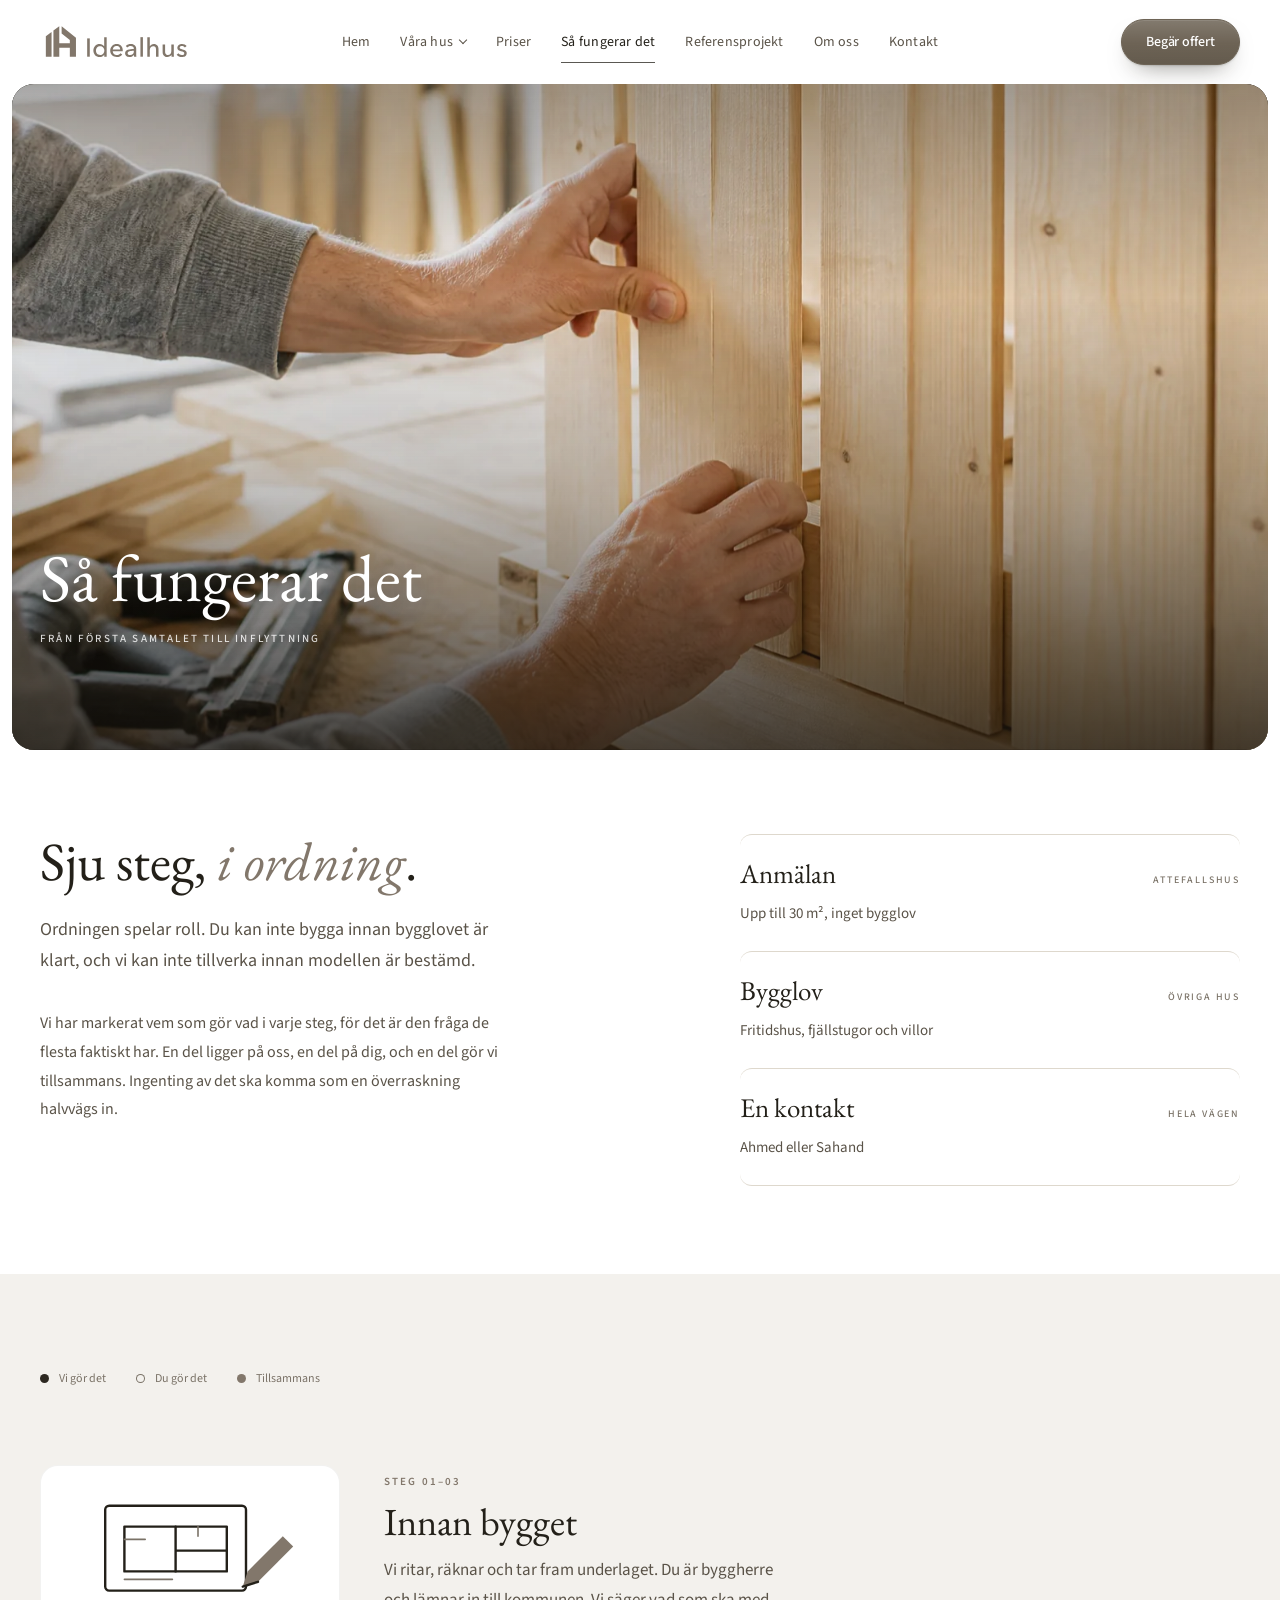
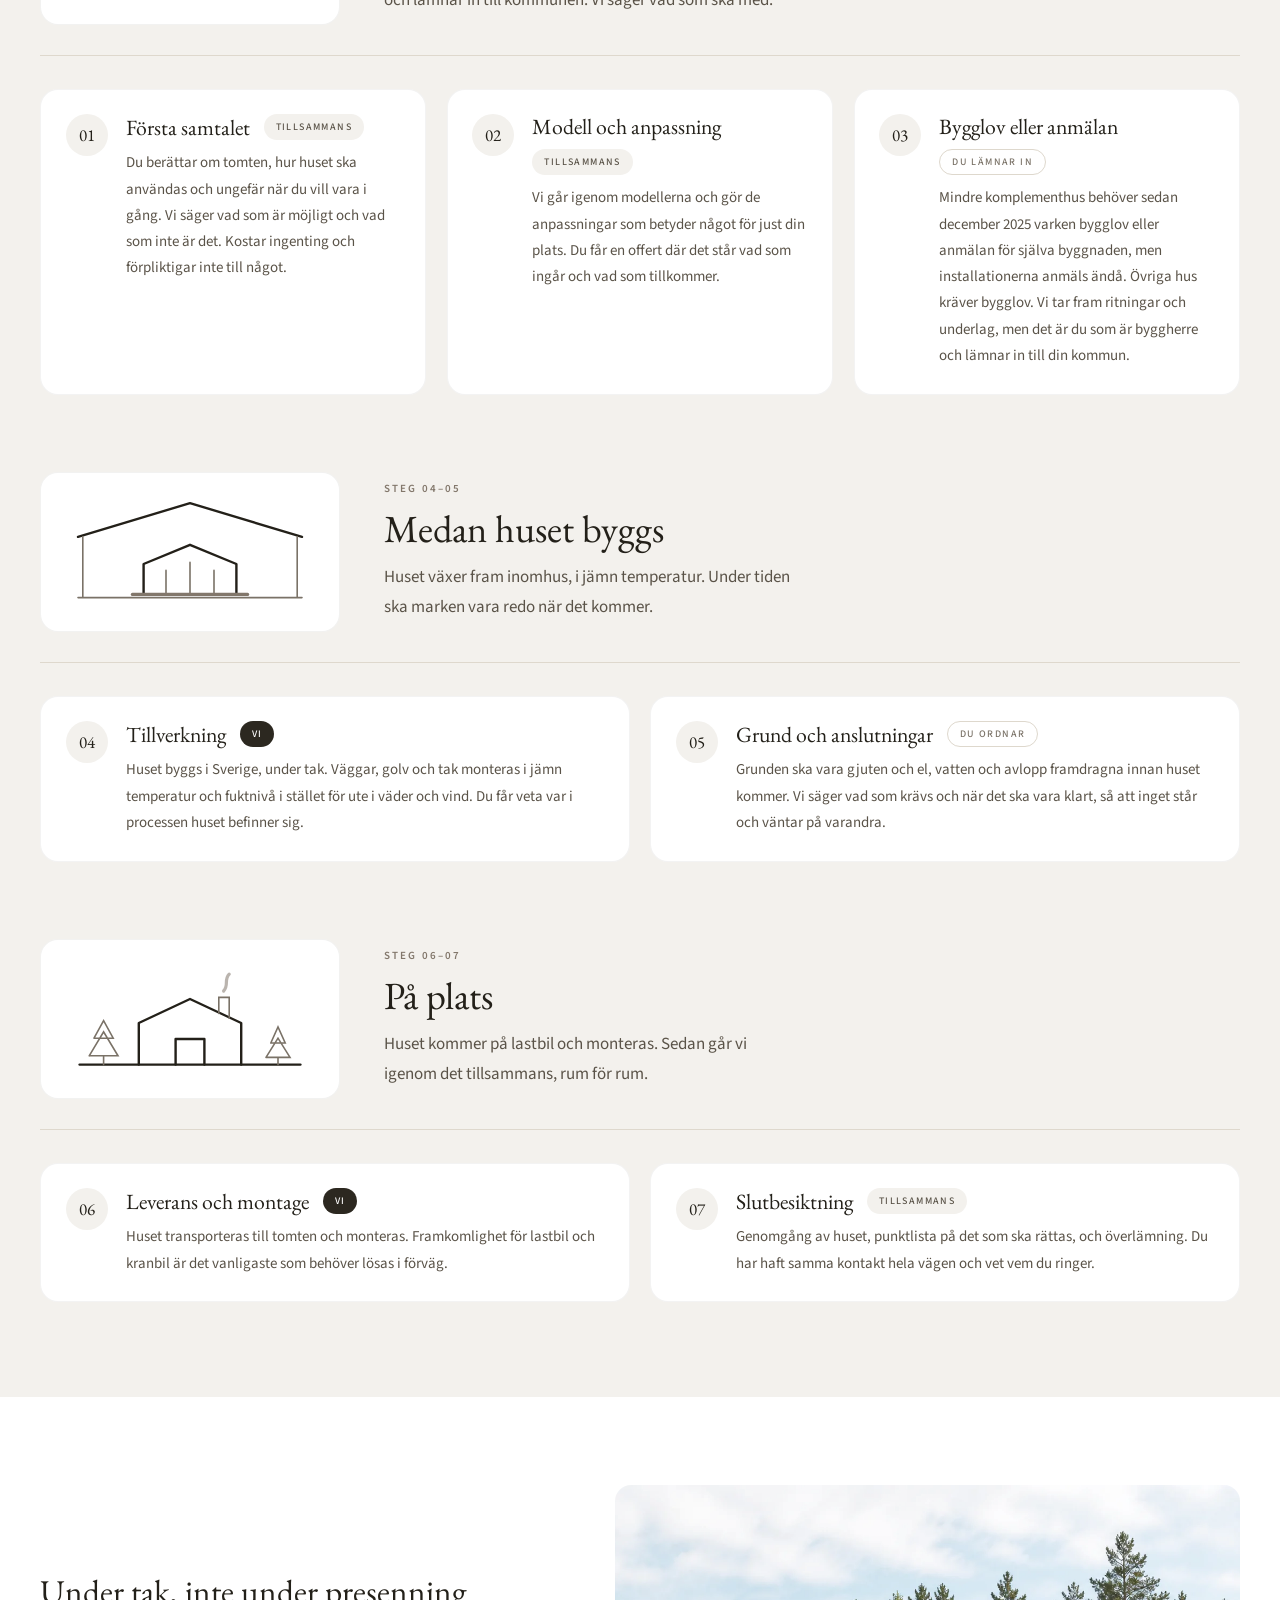
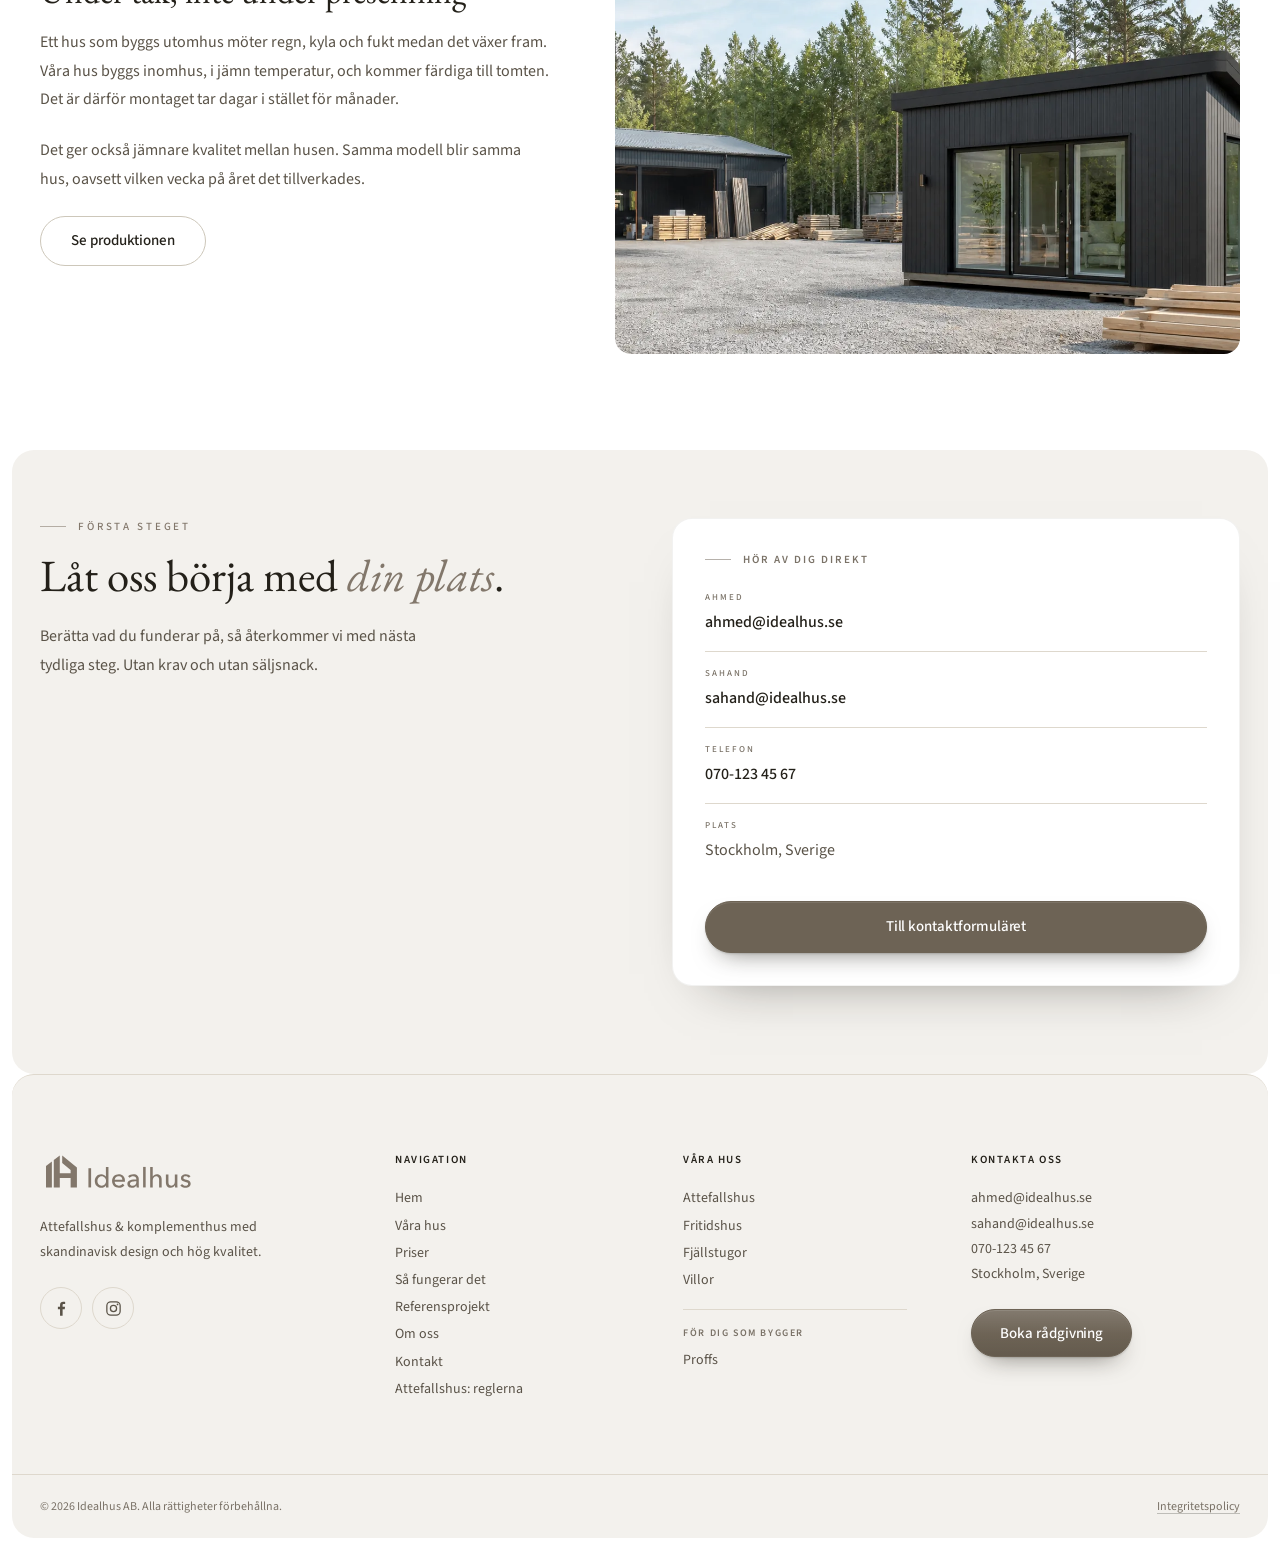
<file: sa-fungerar-det.html>
<!doctype html>
<html lang="sv">
  <head>
    <meta charset="UTF-8">
    <meta name="viewport" content="width=device-width, initial-scale=1.0">
    <title>Så fungerar det | Idealhus</title>
    <meta name="description" content="Från första samtalet till inflyttning. Sju steg, och vem som gör vad i varje steg.">
    <meta name="theme-color" content="#2c2820">
    <link rel="icon" href="images/idealhus.svg" type="image/svg+xml">
    <link rel="icon" href="favicon.ico" sizes="32x32">
    <link rel="apple-touch-icon" href="apple-touch-icon.png">
    <link rel="canonical" href="https://dakotakrk.github.io/idealhus/sa-fungerar-det.html">

    <meta property="og:type" content="website">
    <meta property="og:locale" content="sv_SE">
    <meta property="og:site_name" content="Idealhus">
    <meta property="og:title" content="Så fungerar det | Idealhus">
    <meta property="og:description" content="Från första samtalet till inflyttning. Sju steg, och vem som gör vad i varje steg.">
    <meta property="og:image" content="https://dakotakrk.github.io/idealhus/images/generated-craft-cladding-01.webp">
    <meta property="og:url" content="https://dakotakrk.github.io/idealhus/sa-fungerar-det.html">
    <meta name="twitter:card" content="summary_large_image">

    <link rel="preconnect" href="https://fonts.googleapis.com">
    <link rel="preconnect" href="https://fonts.gstatic.com" crossorigin>
    <link rel="stylesheet" href="https://fonts.googleapis.com/css2?family=EB+Garamond:ital,wght@0,400..600;1,400..600&family=Source+Sans+3:ital,wght@0,300..700;1,400&display=swap">
    <link rel="preload" as="image" href="images/generated-craft-cladding-01.webp" fetchpriority="high">
    <link rel="stylesheet" href="styles.css?v=20260911l">
    <script type="application/ld+json">
    {
      "@context": "https://schema.org",
      "@type": "Organization",
      "@id": "https://dakotakrk.github.io/idealhus/#organisation",
      "name": "Idealhus",
      "legalName": "Idealhus AB",
      "url": "https://dakotakrk.github.io/idealhus/",
      "logo": "https://dakotakrk.github.io/idealhus/images/idealhus_logo.svg",
      "image": "https://dakotakrk.github.io/idealhus/images/hero-video-poster.webp",
      "email": "ahmed@idealhus.se",
      "description": "Idealhus formger och bygger attefallshus, fritidshus, fjallstugor och villor med skandinavisk design och svensk tillverkning.",
      "areaServed": "SE"
    }
    </script>
  </head>
  <body>
    <a class="skip" href="#innehall">Hoppa till innehållet</a>
    <header class="site-header">
      <div class="site-header__inner">
        <a class="logo" href="index.html" aria-label="Till Idealhus startsida">
          <img class="logo__svg" src="images/idealhus_logo.svg" width="1024" height="279" alt="Idealhus">
        </a>

        <nav class="main-nav" aria-label="Huvudmeny">
          <a class="main-nav__link" href="index.html">Hem</a>
          <div class="main-nav__item" data-dropdown>
            <button class="main-nav__link main-nav__toggle" type="button" aria-expanded="false" aria-controls="undermeny-hus">Våra hus<span class="main-nav__pil" aria-hidden="true"></span></button>
            <div class="main-nav__sub" id="undermeny-hus">
              <p class="main-nav__sub-etikett">För dig som ska bo</p>
              <a href="attefallshus.html">
                <img src="images/generated-category-attefallshus-card.webp" alt="" loading="lazy" decoding="async">
                <span>
                  <strong>Attefallshus</strong>
                  <em>Upp till 30 m², utan bygglov</em>
                </span>
              </a>
              <a href="fritidshus.html">
                <img src="images/generated-category-fritidshus-card.webp" alt="" loading="lazy" decoding="async">
                <span>
                  <strong>Fritidshus</strong>
                  <em>För helger och långa somrar</em>
                </span>
              </a>
              <a href="fjallstugor.html">
                <img src="images/generated-category-fjallstuga-card.webp" alt="" loading="lazy" decoding="async">
                <span>
                  <strong>Fjällstugor</strong>
                  <em>Byggda för snölast och kyla</em>
                </span>
              </a>
              <a href="villor.html">
                <img src="images/generated-house-gabled-01.webp" alt="" loading="lazy" decoding="async">
                <span>
                  <strong>Villor</strong>
                  <em>Permanentboende, full planlösning</em>
                </span>
              </a>
              <p class="main-nav__sub-etikett main-nav__sub-etikett--delad">För dig som bygger</p>
              <a href="proffs.html">
                <img src="images/generated-production-yard-01.webp" alt="" loading="lazy" decoding="async">
                <span>
                  <strong>Proffs</strong>
                  <em>Väggar, block och moduler</em>
                </span>
              </a>
            </div>
          </div>
          <a class="main-nav__link" href="priser.html">Priser</a>
          <a class="main-nav__link main-nav__link--active" href="sa-fungerar-det.html">Så fungerar det</a>
          <a class="main-nav__link" href="referensprojekt.html">Referensprojekt</a>
          <a class="main-nav__link" href="om-oss.html">Om oss</a>
          <a class="main-nav__link" href="kontakt.html">Kontakt</a>
        </nav>

        <div class="site-header__actions">
          <a class="header-button" href="kontakt.html">Begär offert</a>

          <button class="menu-button" type="button" aria-label="Öppna meny" aria-expanded="false" aria-controls="mobile-nav">
            <span class="menu-button__line"></span>
            <span class="menu-button__line"></span>
            <span class="menu-button__line"></span>
          </button>
        </div>
      </div>

      <nav class="mobile-nav" id="mobile-nav" aria-label="Meny" hidden>
        <a href="index.html">Hem</a>
        <div class="mobile-nav__grupp">
          <span>Våra hus</span>
          <a href="attefallshus.html">Attefallshus</a>
          <a href="fritidshus.html">Fritidshus</a>
          <a href="fjallstugor.html">Fjällstugor</a>
          <a href="villor.html">Villor</a>
          <span class="mobile-nav__under">För dig som bygger</span>
          <a href="proffs.html">Proffs</a>
        </div>
        <a href="priser.html">Priser</a>
        <a href="sa-fungerar-det.html">Så fungerar det</a>
        <a href="referensprojekt.html">Referensprojekt</a>
        <a href="om-oss.html">Om oss</a>
        <a href="kontakt.html">Kontakt</a>
        <a class="mobile-nav__cta" href="kontakt.html">Begär offert</a>
      </nav>
    </header>

    <main id="innehall">
      <section class="subpage-hero">
        <img class="subpage-hero__image" src="images/generated-craft-cladding-01.webp" width="1600" height="900" fetchpriority="high" decoding="async" alt="Händer som arbetar med träpanel i verkstad">

        <div class="subpage-hero__content-wrap">
          <div class="subpage-hero__content">
            <h1 class="subpage-hero__title">Så fungerar det</h1>
            <p class="subpage-hero__meta">Från första samtalet till inflyttning</p>
          </div>
        </div>
      </section>

      <section class="kontakt-topp">
        <div>
          <h2>Sju steg, <em>i ordning</em>.</h2>
          <p class="kontakt-topp__lead">
            Ordningen spelar roll. Du kan inte bygga innan bygglovet är klart,
            och vi kan inte tillverka innan modellen är bestämd.
          </p>
          <p class="kontakt-topp__brod">
            Vi har markerat vem som gör vad i varje steg, för det är den fråga
            de flesta faktiskt har. En del ligger på oss, en del på dig, och en
            del gör vi tillsammans. Ingenting av det ska komma som en
            överraskning halvvägs in.
          </p>
        </div>

        <div class="kontakt-direkt">
          <div class="kontakt-direkt__rad">
            <span class="kontakt-direkt__namn">Anmälan</span>
            <span class="kontakt-direkt__roll">Attefallshus</span>
            <span class="kontakt-direkt__lankar">
              <a href="attefallshus.html">Upp till 30 m², inget bygglov</a>
            </span>
          </div>

          <div class="kontakt-direkt__rad">
            <span class="kontakt-direkt__namn">Bygglov</span>
            <span class="kontakt-direkt__roll">Övriga hus</span>
            <span class="kontakt-direkt__lankar">
              <a href="villor.html">Fritidshus, fjällstugor och villor</a>
            </span>
          </div>

          <div class="kontakt-direkt__rad">
            <span class="kontakt-direkt__namn">En kontakt</span>
            <span class="kontakt-direkt__roll">Hela vägen</span>
            <span class="kontakt-direkt__lankar">
              <a href="kontakt.html">Ahmed eller Sahand</a>
            </span>
          </div>
        </div>
      </section>

      <section class="process process--faser">
        <div class="process__inre">
          <p class="process__teckenforklaring">
            <span><i class="prick prick--vi"></i>Vi gör det</span>
            <span><i class="prick prick--du"></i>Du gör det</span>
            <span><i class="prick prick--bada"></i>Tillsammans</span>
          </p>

        <section class="fas">
          <div class="fas__huvud">
            <span class="fas__bild">
<svg viewBox="0 0 320 150" aria-hidden="true" focusable="false">
          <!-- Ritningen pa bordet -->
          <rect class="linje" x="54" y="26" width="176" height="106" rx="5"/>
          <path class="linje" d="M78 52h128v56H78z"/>
          <path class="linje" d="M142 52v56M142 82h64"/>
          <path class="hartunn" d="M78 68h26M170 52v12M78 118h60"/>
          <!-- Pennan -->
          <g class="skede__penna">
            <path class="accentfyll" d="M232 108l44-44 13 13-44 44-19 6z"/>
            <path class="linje" d="M226 127l19-6"/>
          </g>
        </svg>
            </span>

            <div>
              <p class="fas__spann">Steg 01–03</p>
              <h2 class="fas__titel">Innan bygget</h2>
              <p class="fas__text">Vi ritar, räknar och tar fram underlaget. Du är byggherre och lämnar in till kommunen. Vi säger vad som ska med.</p>
            </div>
          </div>

          <ol class="fassteg">
            <li class="fassteg__kort">
              <span class="fassteg__nr">01</span>
              <div class="fassteg__kropp">
                <div class="fassteg__topp">
                  <h3>Första samtalet</h3>
                  <span class="process__vem process__vem--bada">Tillsammans</span>
                </div>
                <p>Du berättar om tomten, hur huset ska användas och ungefär när du vill vara i gång. Vi säger vad som är möjligt och vad som inte är det. Kostar ingenting och förpliktigar inte till något.</p>
              </div>
            </li>
            <li class="fassteg__kort">
              <span class="fassteg__nr">02</span>
              <div class="fassteg__kropp">
                <div class="fassteg__topp">
                  <h3>Modell och anpassning</h3>
                  <span class="process__vem process__vem--bada">Tillsammans</span>
                </div>
                <p>Vi går igenom modellerna och gör de anpassningar som betyder något för just din plats. Du får en offert där det står vad som ingår och vad som tillkommer.</p>
              </div>
            </li>
            <li class="fassteg__kort">
              <span class="fassteg__nr">03</span>
              <div class="fassteg__kropp">
                <div class="fassteg__topp">
                  <h3>Bygglov eller anmälan</h3>
                  <span class="process__vem process__vem--du">Du lämnar in</span>
                </div>
                <p>Mindre komplementhus behöver sedan december 2025 varken bygglov eller anmälan för själva byggnaden, men installationerna anmäls ändå. Övriga hus kräver bygglov. Vi tar fram ritningar och underlag, men det är du som är byggherre och lämnar in till din kommun.</p>
              </div>
            </li>
          </ol>
        </section>

        <section class="fas">
          <div class="fas__huvud">
            <span class="fas__bild">
<svg viewBox="0 0 320 150" aria-hidden="true" focusable="false">
          <!-- Taket over verkstaden -->
          <path class="linje" d="M20 56L160 14l140 42"/>
          <path class="hartunn" d="M26 56v76M294 56v76M20 132h280"/>
          <!-- Huset som byggs, tydligt innanfor -->
          <path class="linje" d="M102 128V90l58-24 58 24v38"/>
          <path class="hartunn" d="M130 128v-30M160 128V88M190 128v-30"/>
          <!-- Grunden -->
          <path class="accentlinje" d="M88 128h144"/>
        </svg>
            </span>

            <div>
              <p class="fas__spann">Steg 04–05</p>
              <h2 class="fas__titel">Medan huset byggs</h2>
              <p class="fas__text">Huset växer fram inomhus, i jämn temperatur. Under tiden ska marken vara redo när det kommer.</p>
            </div>
          </div>

          <ol class="fassteg">
            <li class="fassteg__kort">
              <span class="fassteg__nr">04</span>
              <div class="fassteg__kropp">
                <div class="fassteg__topp">
                  <h3>Tillverkning</h3>
                  <span class="process__vem process__vem--vi">Vi</span>
                </div>
                <p>Huset byggs i Sverige, under tak. Väggar, golv och tak monteras i jämn temperatur och fuktnivå i stället för ute i väder och vind. Du får veta var i processen huset befinner sig.</p>
              </div>
            </li>
            <li class="fassteg__kort">
              <span class="fassteg__nr">05</span>
              <div class="fassteg__kropp">
                <div class="fassteg__topp">
                  <h3>Grund och anslutningar</h3>
                  <span class="process__vem process__vem--du">Du ordnar</span>
                </div>
                <p>Grunden ska vara gjuten och el, vatten och avlopp framdragna innan huset kommer. Vi säger vad som krävs och när det ska vara klart, så att inget står och väntar på varandra.</p>
              </div>
            </li>
          </ol>
        </section>

        <section class="fas">
          <div class="fas__huvud">
            <span class="fas__bild">
<svg viewBox="0 0 320 150" aria-hidden="true" focusable="false">
          <!-- Huset -->
          <path class="linje" d="M96 132V80l64-30 64 30v52"/>
          <path class="linje" d="M142 132v-32h36v32"/>
          <path class="hartunn" d="M196 68V48h13v26"/>
          <!-- Roken kommer nar man pekar pa kortet -->
          <path class="rok accentlinje" d="M202 40c7-7 0-14 7-21"/>
          <!-- Mark -->
          <path class="linje" d="M22 132h276"/>
          <!-- Granar: slutna trianglar laser som trad, tva
               vinklar over varandra laste som pilar -->
          <path class="hartunn trad trad--ett" d="M52 132v-11M34 121h36L52 91zM40 99h24L52 77z"/>
          <path class="hartunn trad trad--tva" d="M270 132v-9M255 123h30L270 99zM261 105h18L270 85z"/>
        </svg>
            </span>

            <div>
              <p class="fas__spann">Steg 06–07</p>
              <h2 class="fas__titel">På plats</h2>
              <p class="fas__text">Huset kommer på lastbil och monteras. Sedan går vi igenom det tillsammans, rum för rum.</p>
            </div>
          </div>

          <ol class="fassteg">
            <li class="fassteg__kort">
              <span class="fassteg__nr">06</span>
              <div class="fassteg__kropp">
                <div class="fassteg__topp">
                  <h3>Leverans och montage</h3>
                  <span class="process__vem process__vem--vi">Vi</span>
                </div>
                <p>Huset transporteras till tomten och monteras. Framkomlighet för lastbil och kranbil är det vanligaste som behöver lösas i förväg.</p>
              </div>
            </li>
            <li class="fassteg__kort">
              <span class="fassteg__nr">07</span>
              <div class="fassteg__kropp">
                <div class="fassteg__topp">
                  <h3>Slutbesiktning</h3>
                  <span class="process__vem process__vem--bada">Tillsammans</span>
                </div>
                <p>Genomgång av huset, punktlista på det som ska rättas, och överlämning. Du har haft samma kontakt hela vägen och vet vem du ringer.</p>
              </div>
            </li>
          </ol>
        </section>
        </div>
      </section>

      <section class="segment">
        <article class="segment__block">
          <div>
            <h2>Under tak, inte under presenning</h2>
            <p>
              Ett hus som byggs utomhus möter regn, kyla och fukt medan det
              växer fram. Våra hus byggs inomhus, i jämn temperatur, och kommer
              färdiga till tomten. Det är därför montaget tar dagar i stället
              för månader.
            </p>
            <p>
              Det ger också jämnare kvalitet mellan husen. Samma modell blir
              samma hus, oavsett vilken vecka på året det tillverkades.
            </p>
            <a class="model-price__button" href="proffs.html">Se produktionen</a>
          </div>
          <div class="segment__media">
            <img src="images/generated-production-yard-01.webp" loading="lazy" decoding="async" alt="Svensk produktionsmiljö med attefallshus och trävirke">
          </div>
        </article>
      </section>

      <section class="contact-section" id="kontakt">
        <div class="contact-section__inner">
          <div class="contact-section__intro">
            <p class="section-label section-label--accent">Första steget</p>
            <h2 class="contact-section__title">Låt oss börja med <em>din plats</em>.</h2>
            <p class="contact-section__text">
              Berätta vad du funderar på, så återkommer vi med nästa tydliga
              steg. Utan krav och utan säljsnack.
            </p>
          </div>

          <div class="kontaktkort">
            <p class="kontaktkort__rubrik">Hör av dig direkt</p>

            <div class="contact-section__meta">
              <div>
                <span class="contact-section__meta-label">Ahmed</span>
                <a class="contact-section__meta-value" href="mailto:ahmed@idealhus.se">ahmed@idealhus.se</a>
              </div>
              <div>
                <span class="contact-section__meta-label">Sahand</span>
                <a class="contact-section__meta-value" href="mailto:sahand@idealhus.se">sahand@idealhus.se</a>
              </div>
              <div>
                <span class="contact-section__meta-label">Telefon</span>
                <a class="contact-section__meta-value" href="tel:+46701234567">070-123 45 67</a>
              </div>
              <div>
                <span class="contact-section__meta-label">Plats</span>
                <span class="contact-section__meta-value contact-section__meta-value--tyst">Stockholm, Sverige</span>
              </div>
            </div>

            <a class="kontaktkort__knapp" href="kontakt.html">Till kontaktformuläret</a>
          </div>
        </div>
      </section>
    </main>

    <footer class="site-footer">
      <div class="site-footer__inner">
        <div>
          <img class="site-footer__logo" src="images/idealhus_logo.svg" width="1024" height="279" loading="lazy" decoding="async" alt="Idealhus">
          <p class="site-footer__text">
            Attefallshus &amp; komplementhus med skandinavisk design och hög kvalitet.
          </p>
          <div class="site-footer__social">
            <a href="#" aria-label="Idealhus på Facebook" target="_blank" rel="noopener">
              <svg viewBox="0 0 24 24" fill="currentColor" aria-hidden="true" focusable="false">
                <path d="M13.4 21v-8h2.7l.4-3.1h-3.1V7.9c0-.9.25-1.45 1.55-1.45h1.65V3.68c-.29-.04-1.27-.13-2.42-.13-2.4 0-4.03 1.46-4.03 4.15v2.2H7.45V13h2.7v8h3.25z"/>
              </svg>
            </a>
            <a href="#" aria-label="Idealhus på Instagram" target="_blank" rel="noopener">
              <svg viewBox="0 0 24 24" fill="none" stroke="currentColor" stroke-width="1.6" aria-hidden="true" focusable="false">
                <rect x="3.6" y="3.6" width="16.8" height="16.8" rx="5"/>
                <circle cx="12" cy="12" r="3.9"/>
                <circle cx="17.1" cy="6.9" r="1.1" fill="currentColor" stroke="none"/>
              </svg>
            </a>
          </div>
        </div>

        <div>
          <h2 class="site-footer__heading">Navigation</h2>
          <nav class="site-footer__nav" aria-label="Sidfot navigation">
            <a href="index.html">Hem</a>
            <a href="attefallshus.html">Våra hus</a>
            <a href="priser.html">Priser</a>
            <a href="sa-fungerar-det.html">Så fungerar det</a>
            <a href="referensprojekt.html">Referensprojekt</a>
            <a href="om-oss.html">Om oss</a>
            <a href="kontakt.html">Kontakt</a>
            <a href="attefallshus-regler.html">Attefallshus: reglerna</a>
          </nav>
        </div>

        <div>
          <h2 class="site-footer__heading">Våra hus</h2>
          <nav class="site-footer__nav" aria-label="Sidfot husmodeller">
            <a href="attefallshus.html">Attefallshus</a>
            <a href="fritidshus.html">Fritidshus</a>
            <a href="fjallstugor.html">Fjällstugor</a>
            <a href="villor.html">Villor</a>
            <span class="site-footer__etikett">För dig som bygger</span>
            <a href="proffs.html">Proffs</a>
          </nav>
        </div>

        <div>
          <h2 class="site-footer__heading">Kontakta oss</h2>
          <p class="site-footer__text">
            <a href="mailto:ahmed@idealhus.se">ahmed@idealhus.se</a><br>
            <a href="mailto:sahand@idealhus.se">sahand@idealhus.se</a><br>
            <a href="tel:+46701234567">070-123 45 67</a><br>
            Stockholm, Sverige
          </p>
          <a class="site-footer__button" href="kontakt.html">Boka rådgivning</a>
        </div>
      </div>

      <div class="site-footer__bottom">
        <span>© 2026 Idealhus AB. Alla rättigheter förbehållna.</span>
        <a class="site-footer__policy" href="integritetspolicy.html">Integritetspolicy</a>
      </div>
    </footer>

    <script>
      // Teckningarna i skedeskorten ritar upp sig nar de kommer i vy.
      // Langden mats per linje, annars drar korta och langa streck i
      // olika takt. Fyllda delar tonas in i stallet.
      (function () {
        if (!window.IntersectionObserver) return;
        if (window.matchMedia('(prefers-reduced-motion: reduce)').matches) return;

        var teckningar = document.querySelectorAll('.skede__bild svg, .fas__bild svg');
        if (!teckningar.length) return;

        Array.prototype.forEach.call(teckningar, function (svg) {
          var nr = 0;
          Array.prototype.forEach.call(svg.querySelectorAll('path, rect'), function (el) {
            el.style.setProperty('--i', nr);
            nr += 1;
            if (el.classList.contains('accentfyll')) return;
            var langd = 0;
            try { langd = el.getTotalLength(); } catch (e) { langd = 0; }
            if (langd) el.style.setProperty('--len', Math.ceil(langd));
          });
          svg.classList.add('teckning');
        });

        // Ritas en gang, men vaken-klassen foljer med in och ut ur vyn:
        // evighetsrorelsen ska inte rulla nar teckningen inte syns.
        var obs = new IntersectionObserver(function (poster) {
          poster.forEach(function (p) {
            p.target.classList.toggle('teckning--vaken', p.isIntersecting);
            if (p.isIntersecting) p.target.classList.add('teckning--ritad');
          });
        }, { threshold: 0.15 });

        Array.prototype.forEach.call(teckningar, function (svg) { obs.observe(svg); });

        // Skyddsnat: en teckning som inte hunnit bli uppritad ska inte
        // sta kvar som en tom ruta. Det som syns ritas anda.
        window.setTimeout(function () {
          Array.prototype.forEach.call(teckningar, function (svg) {
            var r = svg.getBoundingClientRect();
            if (r.top < window.innerHeight && r.bottom > 0) {
              svg.classList.add('teckning--ritad');
            }
          });
        }, 2500);
      })();
    </script>
    <script>
      // En sidovergang som hoppas over avvisar sina loften. Utan
      // detta hamnar "Transition was skipped" i konsolen pa varje
      // sidbyte som webblasaren valjer bort.
      (function () {
        function tyst(e) {
          if (e.viewTransition) e.viewTransition.finished.catch(function () {});
        }
        window.addEventListener('pageswap', tyst);
        window.addEventListener('pagereveal', tyst);
      })();
    </script>
    <script>
      (function () {
        var item = document.querySelector('[data-dropdown]');
        if (!item) return;
        var knapp = item.querySelector('.main-nav__toggle');
        var stangTimer;
        function satt(oppen) {
          item.classList.toggle('main-nav__item--open', oppen);
          knapp.setAttribute('aria-expanded', String(oppen));
        }
        knapp.addEventListener('click', function () {
          satt(!item.classList.contains('main-nav__item--open'));
        });
        item.addEventListener('mouseenter', function () {
          window.clearTimeout(stangTimer);
          if (window.matchMedia('(hover: hover)').matches) satt(true);
        });
        item.addEventListener('mouseleave', function () {
          if (!window.matchMedia('(hover: hover)').matches) return;
          stangTimer = window.setTimeout(function () { satt(false); }, 160);
        });
        document.addEventListener('keydown', function (e) {
          if (e.key === 'Escape' && item.classList.contains('main-nav__item--open')) {
            satt(false); knapp.focus();
          }
        });
        document.addEventListener('click', function (e) {
          if (!item.contains(e.target)) satt(false);
        });
      })();

      (function () {
        var knapp = document.querySelector('.menu-button');
        var panel = document.getElementById('mobile-nav');
        if (!knapp || !panel) return;
        knapp.addEventListener('click', function () {
          var oppen = knapp.getAttribute('aria-expanded') === 'true';
          knapp.setAttribute('aria-expanded', String(!oppen));
          knapp.setAttribute('aria-label', oppen ? 'Öppna meny' : 'Stäng meny');
          knapp.classList.toggle('menu-button--open', !oppen);
          panel.hidden = oppen;
          // Sidans rullelement ar <html>. Utan last rullar sidan bakom
          // en meny som tacker nastan hela skarmen.
          document.documentElement.style.overflow = oppen ? '' : 'hidden';
        });
      })();

      (function () {
        if (!window.IntersectionObserver) return;
        var valjare = ['.subpage-hero__content', '.category-filter', '.filter', '.category__head',
          '.model-card', '.process__head', '.process__lista li', '.team-kort',
          '.galleri figure', '.segment__block', '.contact-page-hero__inner',
          '.contact-person', '.textsida > *', '.contact-section__intro', '.contact-form'].join(',');
        var element = Array.prototype.slice.call(document.querySelectorAll(valjare));
        if (!element.length) return;
        document.documentElement.classList.add('js-reveal');
        var raknare = new Map();
        element.forEach(function (el) {
          el.classList.add('reveal');
          var f = el.parentElement;
          var i = raknare.get(f) || 0;
          raknare.set(f, i + 1);
          if (i) el.style.setProperty('--reveal-delay', (i * 0.06).toFixed(2) + 's');
        });
        element.forEach(function (el) {
          if (el.getBoundingClientRect().top < window.innerHeight) {
            el.style.setProperty('--reveal-delay', '0s');
            el.classList.add('reveal--inne');
          }
        });
        var obs = new IntersectionObserver(function (poster) {
          poster.forEach(function (p) {
            if (!p.isIntersecting) return;
            p.target.classList.add('reveal--inne');
            obs.unobserve(p.target);
          });
        }, { rootMargin: '0px 0px -8% 0px', threshold: 0.05 });
        element.forEach(function (el) { obs.observe(el); });
        // Skyddsnatet mater bara det som ar kvar, hogst fyra ganger i
        // sekunden, och kopplar bort sig sjalvt nar allt ar framme. Att
        // mata alla element i varje bildruta tvingade fram en layout per
        // bildruta - det var det som hackade under rullning.
        var kvar = element.filter(function (el) {
          return !el.classList.contains('reveal--inne');
        });
        var senast = 0;
        function kolla() {
          var nu = Date.now();
          if (nu - senast < 250) return;
          senast = nu;
          for (var i = kvar.length - 1; i >= 0; i--) {
            var el = kvar[i];
            if (el.classList.contains('reveal--inne')) {
              kvar.splice(i, 1);
              continue;
            }
            var r = el.getBoundingClientRect();
            if (r.top < window.innerHeight && r.bottom > 0) {
              el.classList.add('reveal--inne');
              obs.unobserve(el);
              kvar.splice(i, 1);
            }
          }
          if (!kvar.length) window.removeEventListener('scroll', kolla);
        }
        if (kvar.length) window.addEventListener('scroll', kolla, { passive: true });
      })();

      (function () {
        var rad = document.querySelector('.category-filter');
        if (!rad) return;
        function uppdatera() {
          var mer = rad.scrollWidth - rad.clientWidth - rad.scrollLeft > 8;
          rad.classList.toggle('category-filter--mer', mer);
        }
        uppdatera();
        rad.addEventListener('scroll', uppdatera, { passive: true });
        window.addEventListener('resize', uppdatera);
      })();

      // Egen rullgardin. Systemets egen lista gar inte att forma, sa den
      // byggs om har. Selecten ligger kvar dold och bar vardet, vilket
      // gor att formularets ovriga kod inte behover veta om det har.
      (function () {
        var listor = document.querySelectorAll('.contact-form select');
        var lopnr = 0;
        Array.prototype.forEach.call(listor, function (select) {
          if (!select.options.length) return;
          lopnr += 1;
          var skal = document.createElement('div');
          skal.className = 'valj';
          select.parentNode.insertBefore(skal, select);
          skal.appendChild(select);

          var knapp = document.createElement('button');
          knapp.type = 'button';
          knapp.className = 'valj__knapp';
          knapp.setAttribute('aria-haspopup', 'listbox');
          knapp.setAttribute('aria-expanded', 'false');
          var etikett = select.id
            ? document.querySelector('label[for="' + select.id + '"]')
            : null;
          if (etikett) {
            if (!etikett.id) etikett.id = 'valj-etikett-' + lopnr;
            knapp.setAttribute('aria-labelledby', etikett.id + ' valj-text-' + lopnr);
          }

          var text = document.createElement('span');
          text.className = 'valj__text';
          text.id = 'valj-text-' + lopnr;
          var pil = document.createElement('span');
          pil.className = 'valj__pil';
          knapp.appendChild(text);
          knapp.appendChild(pil);

          var lista = document.createElement('ul');
          lista.className = 'valj__lista';
          lista.id = 'valj-lista-' + lopnr;
          lista.setAttribute('role', 'listbox');
          lista.hidden = true;
          knapp.setAttribute('aria-controls', lista.id);

          var val = [];
          Array.prototype.forEach.call(select.options, function (o, i) {
            var li = document.createElement('li');
            li.className = 'valj__val';
            li.id = 'valj-' + lopnr + '-' + i;
            li.setAttribute('role', 'option');
            li.setAttribute('aria-selected', String(i === select.selectedIndex));
            li.textContent = o.textContent;
            lista.appendChild(li);
            val.push(li);
          });

          skal.appendChild(knapp);
          skal.appendChild(lista);

          var markerad = select.selectedIndex < 0 ? 0 : select.selectedIndex;

          function visaValt() {
            var o = select.options[select.selectedIndex];
            text.textContent = o ? o.textContent : '';
            text.classList.toggle('valj__text--tom', !select.value);
          }

          function markera(i) {
            if (i < 0) i = 0;
            if (i > val.length - 1) i = val.length - 1;
            markerad = i;
            val.forEach(function (li, n) {
              li.classList.toggle('valj__val--markerad', n === i);
            });
            knapp.setAttribute('aria-activedescendant', val[i].id);
            if (!lista.hidden && val[i].scrollIntoView) {
              val[i].scrollIntoView({ block: 'nearest' });
            }
          }

          function oppna() {
            lista.hidden = false;
            knapp.setAttribute('aria-expanded', 'true');
            markera(select.selectedIndex < 0 ? 0 : select.selectedIndex);
          }

          function stang(aterfokus) {
            lista.hidden = true;
            knapp.setAttribute('aria-expanded', 'false');
            knapp.removeAttribute('aria-activedescendant');
            if (aterfokus) knapp.focus();
          }

          function valj(i) {
            select.selectedIndex = i;
            val.forEach(function (li, n) {
              li.setAttribute('aria-selected', String(n === i));
            });
            visaValt();
            var h = document.createEvent('HTMLEvents');
            h.initEvent('change', true, false);
            select.dispatchEvent(h);
          }

          knapp.addEventListener('click', function () {
            if (lista.hidden) oppna(); else stang(false);
          });

          knapp.addEventListener('keydown', function (e) {
            var k = e.key;
            if (lista.hidden) {
              if (k === 'ArrowDown' || k === 'ArrowUp' || k === 'Enter' || k === ' ') {
                e.preventDefault();
                oppna();
              }
              return;
            }
            if (k === 'ArrowDown') { e.preventDefault(); markera(markerad + 1); }
            else if (k === 'ArrowUp') { e.preventDefault(); markera(markerad - 1); }
            else if (k === 'Home') { e.preventDefault(); markera(0); }
            else if (k === 'End') { e.preventDefault(); markera(val.length - 1); }
            else if (k === 'Enter' || k === ' ') {
              e.preventDefault();
              valj(markerad);
              stang(true);
            } else if (k === 'Escape') { e.preventDefault(); stang(true); }
            else if (k === 'Tab') { stang(false); }
          });

          lista.addEventListener('mousedown', function (e) { e.preventDefault(); });

          lista.addEventListener('click', function (e) {
            var i = val.indexOf(e.target);
            if (i < 0) return;
            valj(i);
            stang(true);
          });

          lista.addEventListener('mousemove', function (e) {
            var i = val.indexOf(e.target);
            if (i > -1 && i !== markerad) markera(i);
          });

          document.addEventListener('click', function (e) {
            if (!lista.hidden && !skal.contains(e.target)) stang(false);
          });

          visaValt();
        });
      })();

    </script>
  </body>
</html>
</file>
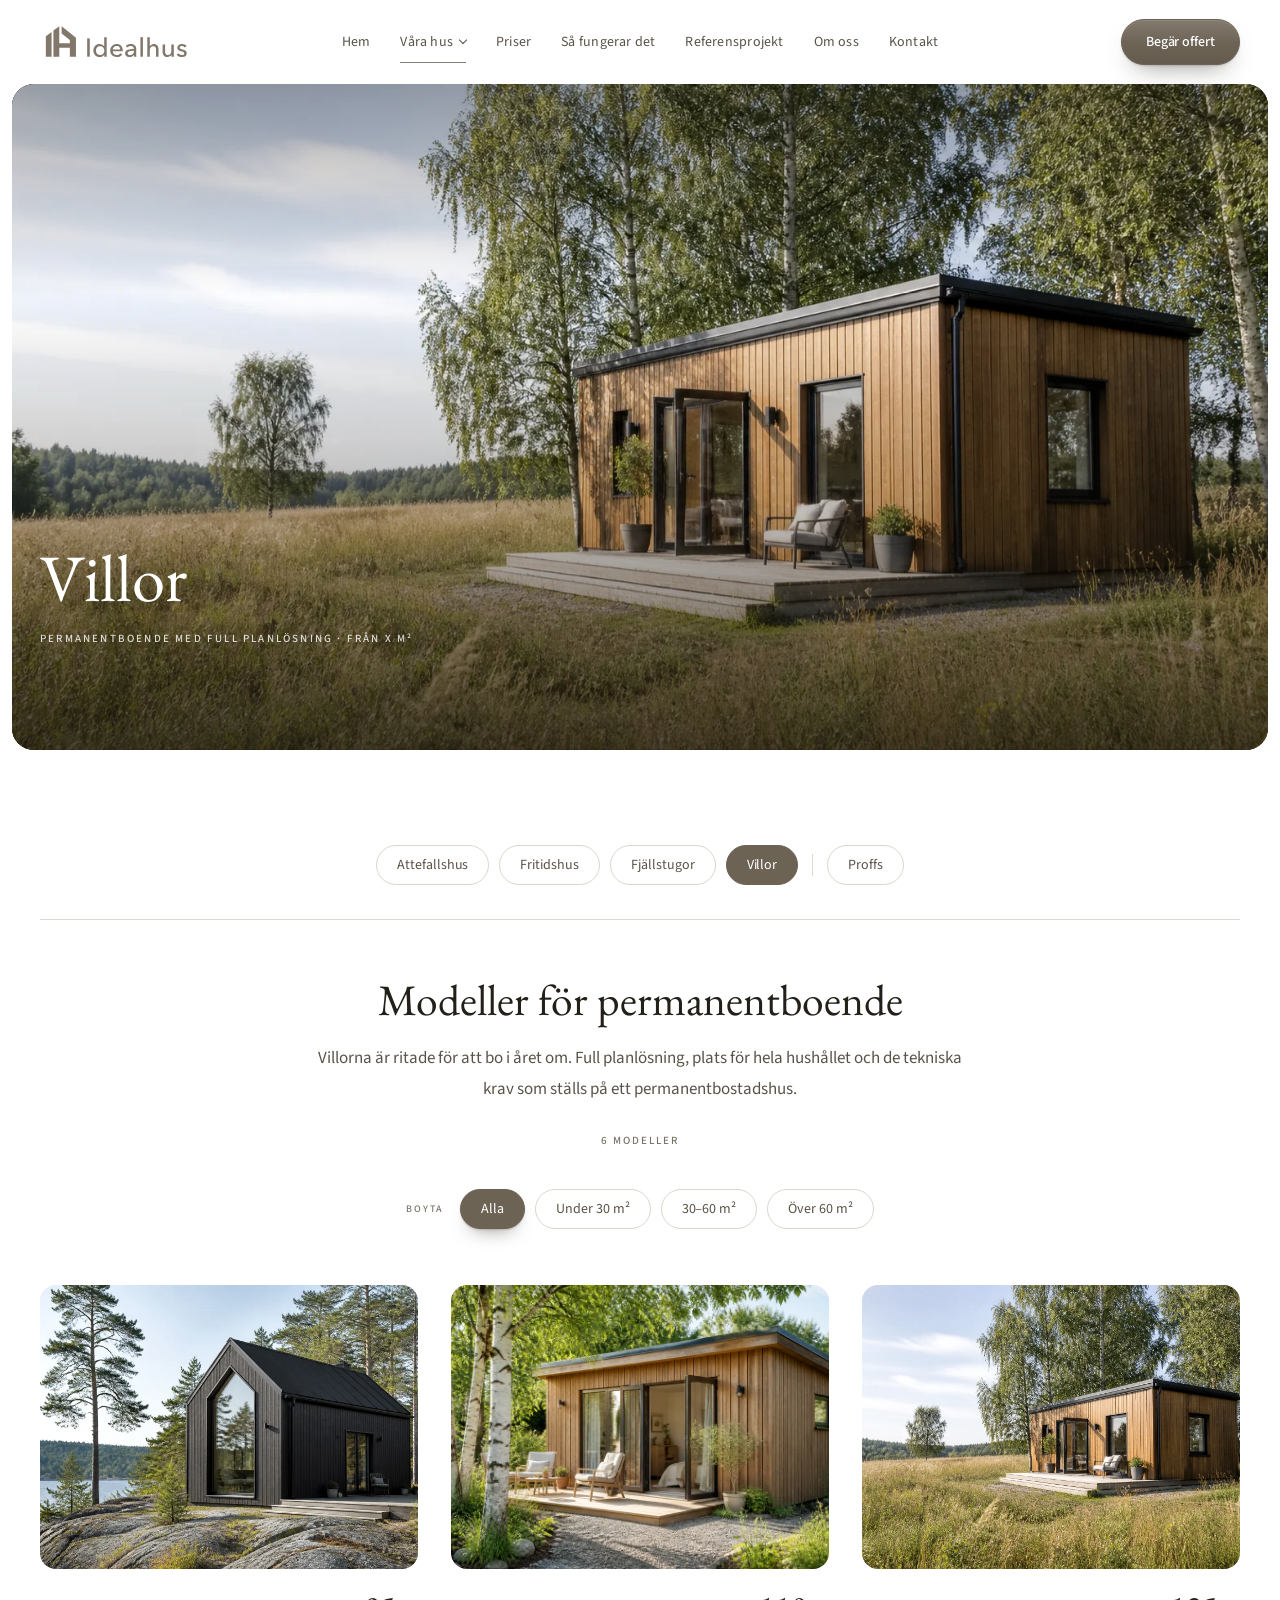
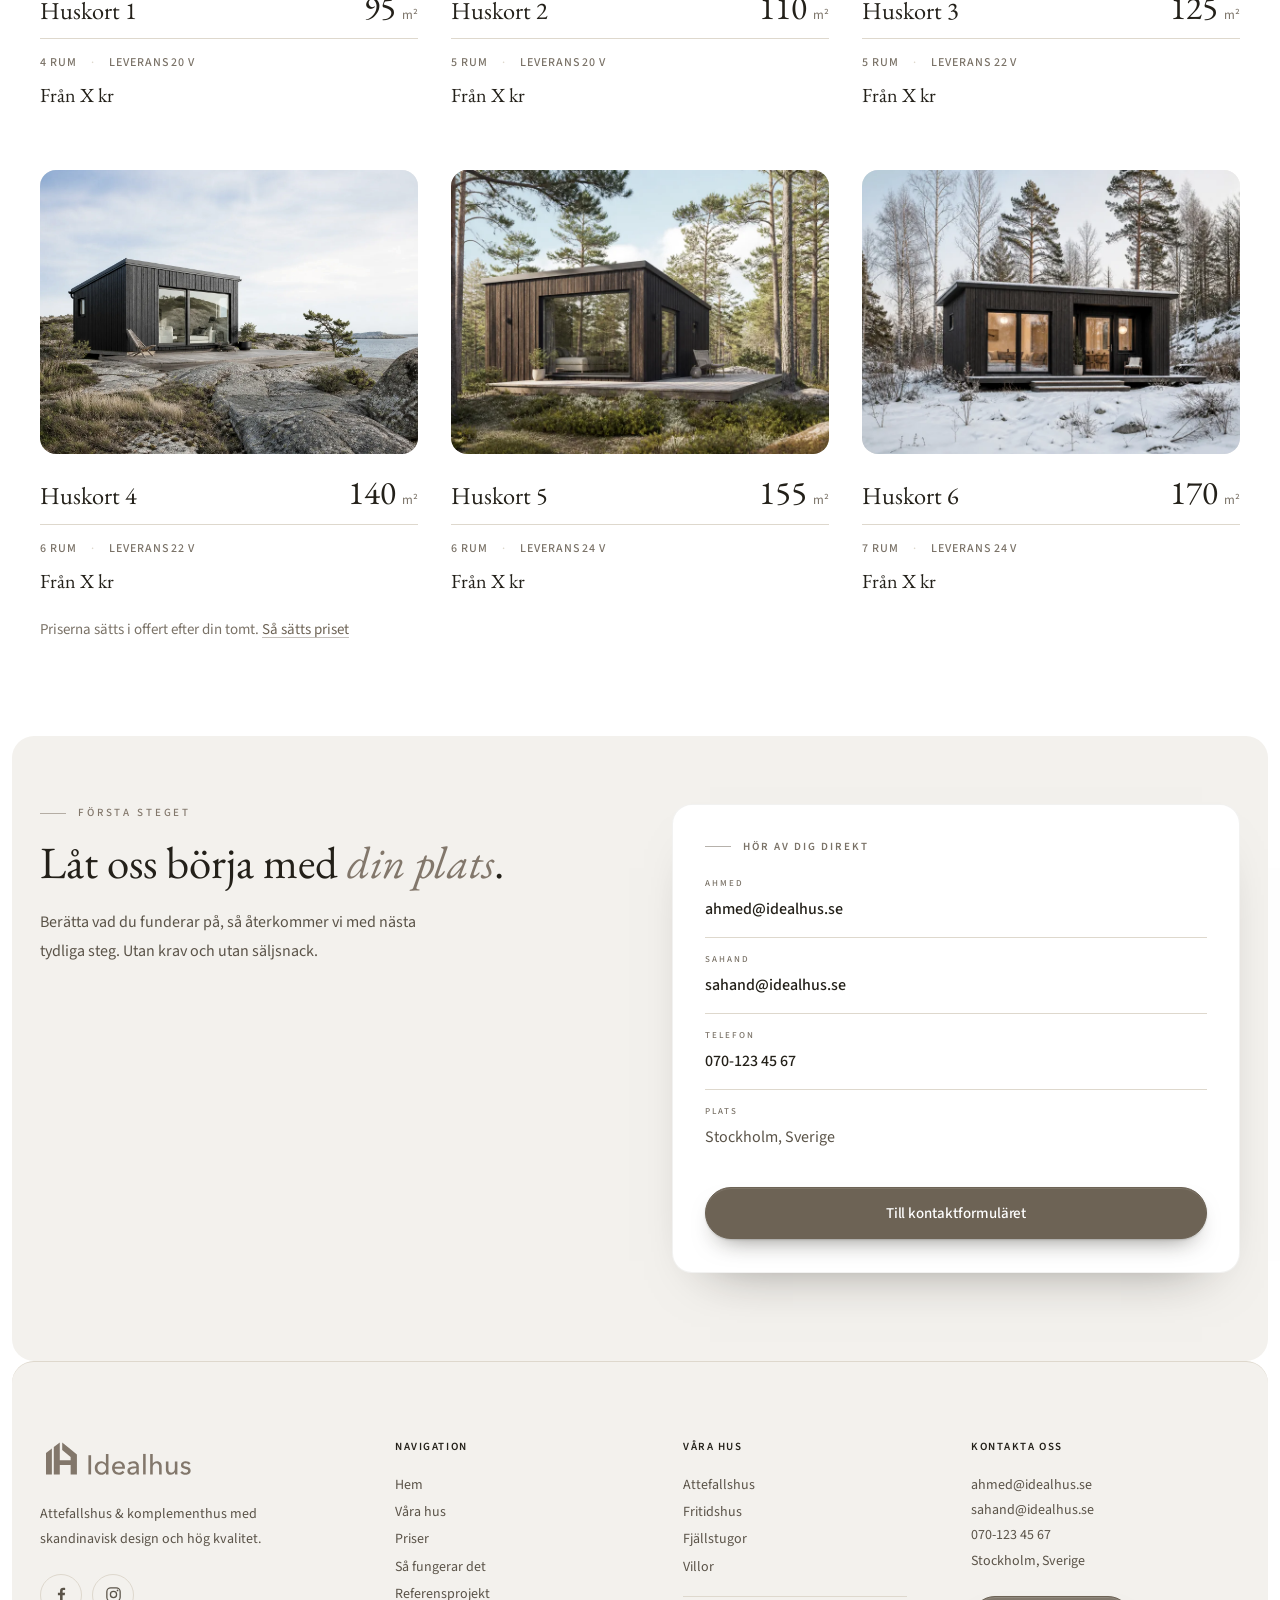
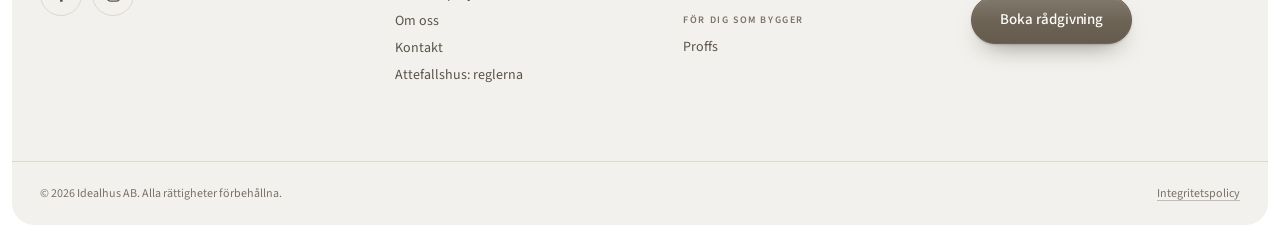
<file: villor.html>
<!doctype html>
<html lang="sv">
  <head>
    <meta charset="UTF-8">
    <meta name="viewport" content="width=device-width, initial-scale=1.0">
    <title>Villor | Idealhus</title>
    <meta name="description" content="Villor från Idealhus. Ritade för att bo i året om: full planlösning, plats för hela hushållet och kraven som ställs på ett permanentbostadshus.">
    <meta name="theme-color" content="#2c2820">
    <link rel="icon" href="images/idealhus.svg" type="image/svg+xml">
    <link rel="icon" href="favicon.ico" sizes="32x32">
    <link rel="apple-touch-icon" href="apple-touch-icon.png">
    <link rel="canonical" href="https://dakotakrk.github.io/idealhus/villor.html">

    <meta property="og:type" content="website">
    <meta property="og:locale" content="sv_SE">
    <meta property="og:site_name" content="Idealhus">
    <meta property="og:title" content="Villor | Idealhus">
    <meta property="og:description" content="Villor från Idealhus. Ritade för att bo i året om: full planlösning, plats för hela hushållet och kraven som ställs på ett permanentbostadshus.">
    <meta property="og:image" content="https://dakotakrk.github.io/idealhus/images/generated-house-meadow-01.webp">
    <meta property="og:url" content="https://dakotakrk.github.io/idealhus/villor.html">
    <meta name="twitter:card" content="summary_large_image">

    <link rel="preconnect" href="https://fonts.googleapis.com">
    <link rel="preconnect" href="https://fonts.gstatic.com" crossorigin>
    <link rel="stylesheet" href="https://fonts.googleapis.com/css2?family=EB+Garamond:ital,wght@0,400..600;1,400..600&family=Source+Sans+3:ital,wght@0,300..700;1,400&display=swap">
    <link rel="preload" as="image" href="images/generated-house-meadow-01.webp" fetchpriority="high">
    <link rel="stylesheet" href="styles.css?v=20260911l">
    <script type="application/ld+json">
    {
      "@context": "https://schema.org",
      "@type": "Organization",
      "@id": "https://dakotakrk.github.io/idealhus/#organisation",
      "name": "Idealhus",
      "legalName": "Idealhus AB",
      "url": "https://dakotakrk.github.io/idealhus/",
      "logo": "https://dakotakrk.github.io/idealhus/images/idealhus_logo.svg",
      "image": "https://dakotakrk.github.io/idealhus/images/hero-video-poster.webp",
      "email": "ahmed@idealhus.se",
      "description": "Idealhus formger och bygger attefallshus, fritidshus, fjallstugor och villor med skandinavisk design och svensk tillverkning.",
      "areaServed": "SE"
    }
    </script>
  </head>
  <body>
    <a class="skip" href="#innehall">Hoppa till innehållet</a>
    <header class="site-header">
      <div class="site-header__inner">
        <a class="logo" href="index.html" aria-label="Till Idealhus startsida">
          <img class="logo__svg" src="images/idealhus_logo.svg" width="1024" height="279" alt="Idealhus">
        </a>

        <nav class="main-nav" aria-label="Huvudmeny">
          <a class="main-nav__link" href="index.html">Hem</a>
          <div class="main-nav__item" data-dropdown>
            <button class="main-nav__link main-nav__link--active main-nav__toggle" type="button" aria-expanded="false" aria-controls="undermeny-hus">Våra hus<span class="main-nav__pil" aria-hidden="true"></span></button>
            <div class="main-nav__sub" id="undermeny-hus">
              <p class="main-nav__sub-etikett">För dig som ska bo</p>
              <a href="attefallshus.html">
                <img src="images/generated-category-attefallshus-card.webp" alt="" loading="lazy" decoding="async">
                <span>
                  <strong>Attefallshus</strong>
                  <em>Upp till 30 m², utan bygglov</em>
                </span>
              </a>
              <a href="fritidshus.html">
                <img src="images/generated-category-fritidshus-card.webp" alt="" loading="lazy" decoding="async">
                <span>
                  <strong>Fritidshus</strong>
                  <em>För helger och långa somrar</em>
                </span>
              </a>
              <a href="fjallstugor.html">
                <img src="images/generated-category-fjallstuga-card.webp" alt="" loading="lazy" decoding="async">
                <span>
                  <strong>Fjällstugor</strong>
                  <em>Byggda för snölast och kyla</em>
                </span>
              </a>
              <a href="villor.html">
                <img src="images/generated-house-gabled-01.webp" alt="" loading="lazy" decoding="async">
                <span>
                  <strong>Villor</strong>
                  <em>Permanentboende, full planlösning</em>
                </span>
              </a>
              <p class="main-nav__sub-etikett main-nav__sub-etikett--delad">För dig som bygger</p>
              <a href="proffs.html">
                <img src="images/generated-production-yard-01.webp" alt="" loading="lazy" decoding="async">
                <span>
                  <strong>Proffs</strong>
                  <em>Väggar, block och moduler</em>
                </span>
              </a>
            </div>
          </div>
          <a class="main-nav__link" href="priser.html">Priser</a>
          <a class="main-nav__link" href="sa-fungerar-det.html">Så fungerar det</a>
          <a class="main-nav__link" href="referensprojekt.html">Referensprojekt</a>
          <a class="main-nav__link" href="om-oss.html">Om oss</a>
          <a class="main-nav__link" href="kontakt.html">Kontakt</a>
        </nav>

        <div class="site-header__actions">
          <a class="header-button" href="kontakt.html">Begär offert</a>

          <button class="menu-button" type="button" aria-label="Öppna meny" aria-expanded="false" aria-controls="mobile-nav">
            <span class="menu-button__line"></span>
            <span class="menu-button__line"></span>
            <span class="menu-button__line"></span>
          </button>
        </div>
      </div>

      <nav class="mobile-nav" id="mobile-nav" aria-label="Meny" hidden>
        <a href="index.html">Hem</a>
        <div class="mobile-nav__grupp">
          <span>Våra hus</span>
          <a href="attefallshus.html">Attefallshus</a>
          <a href="fritidshus.html">Fritidshus</a>
          <a href="fjallstugor.html">Fjällstugor</a>
          <a href="villor.html">Villor</a>
          <span class="mobile-nav__under">För dig som bygger</span>
          <a href="proffs.html">Proffs</a>
        </div>
        <a href="priser.html">Priser</a>
        <a href="sa-fungerar-det.html">Så fungerar det</a>
        <a href="referensprojekt.html">Referensprojekt</a>
        <a href="om-oss.html">Om oss</a>
        <a href="kontakt.html">Kontakt</a>
        <a class="mobile-nav__cta" href="kontakt.html">Begär offert</a>
      </nav>
    </header>

    <main id="innehall">
      <section class="subpage-hero">
        <img class="subpage-hero__image" src="images/generated-house-meadow-01.webp" width="1600" height="900" fetchpriority="high" decoding="async" alt="Villor i svensk natur">

        <div class="subpage-hero__content-wrap">
          <div class="subpage-hero__content">
            <h1 class="subpage-hero__title">Villor</h1>
            <p class="subpage-hero__meta">Permanentboende med full planlösning · från X m²</p>
          </div>
        </div>
      </section>

      <section class="category">
        <div class="category__inner">
          <nav class="category-filter" aria-label="Huskategorier">
          <a href="attefallshus.html">Attefallshus</a>
          <a href="fritidshus.html">Fritidshus</a>
          <a href="fjallstugor.html">Fjällstugor</a>
          <a href="villor.html" aria-current="page">Villor</a>
          <span class="category-filter__delare" aria-hidden="true"></span>
          <a href="proffs.html">Proffs</a>
          </nav>

          <div class="category__head">
            <h2>Modeller för permanentboende</h2>
            <p class="category__ingress">Villorna är ritade för att bo i året om. Full planlösning, plats för hela hushållet och de tekniska krav som ställs på ett permanentbostadshus.</p>
            <p class="category__count">6 modeller</p>
          </div>

          <div class="filter" role="group" aria-label="Filtrera på boyta">
            <p class="filter__etikett">Boyta</p>
          <button type="button" data-min="0" data-max="99999" aria-pressed="true">Alla</button>
          <button type="button" data-min="0" data-max="29" aria-pressed="false">Under 30 m²</button>
          <button type="button" data-min="30" data-max="60" aria-pressed="false">30–60 m²</button>
          <button type="button" data-min="61" data-max="99999" aria-pressed="false">Över 60 m²</button>
          </div>

          <div class="model-grid">
          <article class="model-card" data-yta="95" data-rum="4">
            <a class="model-card__media" href="huskort.html?typ=villor&amp;modell=1">
              <img src="images/generated-house-gabled-01.webp" loading="lazy" decoding="async" alt="Huskort 1, villor i svensk natur">
              <span class="model-card__pill" aria-hidden="true">Se huskortet</span>
            </a>
            <div class="model-card__rad">
              <h3 class="model-card__title"><a href="huskort.html?typ=villor&amp;modell=1">Huskort 1</a></h3>
              <p class="model-card__yta">95<span>m²</span></p>
            </div>
            <p class="model-card__facts"><span>4 rum</span><span>Leverans 20 v</span></p>
            <p class="model-card__price">Från X kr</p>
          </article>
          <article class="model-card" data-yta="110" data-rum="5">
            <a class="model-card__media" href="huskort.html?typ=villor&amp;modell=2">
              <img src="images/generated-house-garden-01.webp" loading="lazy" decoding="async" alt="Huskort 2, villor i svensk natur">
              <span class="model-card__pill" aria-hidden="true">Se huskortet</span>
            </a>
            <div class="model-card__rad">
              <h3 class="model-card__title"><a href="huskort.html?typ=villor&amp;modell=2">Huskort 2</a></h3>
              <p class="model-card__yta">110<span>m²</span></p>
            </div>
            <p class="model-card__facts"><span>5 rum</span><span>Leverans 20 v</span></p>
            <p class="model-card__price">Från X kr</p>
          </article>
          <article class="model-card" data-yta="125" data-rum="5">
            <a class="model-card__media" href="huskort.html?typ=villor&amp;modell=3">
              <img src="images/generated-house-meadow-01.webp" loading="lazy" decoding="async" alt="Huskort 3, villor i svensk natur">
              <span class="model-card__pill" aria-hidden="true">Se huskortet</span>
            </a>
            <div class="model-card__rad">
              <h3 class="model-card__title"><a href="huskort.html?typ=villor&amp;modell=3">Huskort 3</a></h3>
              <p class="model-card__yta">125<span>m²</span></p>
            </div>
            <p class="model-card__facts"><span>5 rum</span><span>Leverans 22 v</span></p>
            <p class="model-card__price">Från X kr</p>
          </article>
          <article class="model-card" data-yta="140" data-rum="6">
            <a class="model-card__media" href="huskort.html?typ=villor&amp;modell=4">
              <img src="images/generated-house-coast-01.webp" loading="lazy" decoding="async" alt="Huskort 4, villor i svensk natur">
              <span class="model-card__pill" aria-hidden="true">Se huskortet</span>
            </a>
            <div class="model-card__rad">
              <h3 class="model-card__title"><a href="huskort.html?typ=villor&amp;modell=4">Huskort 4</a></h3>
              <p class="model-card__yta">140<span>m²</span></p>
            </div>
            <p class="model-card__facts"><span>6 rum</span><span>Leverans 22 v</span></p>
            <p class="model-card__price">Från X kr</p>
          </article>
          <article class="model-card" data-yta="155" data-rum="6">
            <a class="model-card__media" href="huskort.html?typ=villor&amp;modell=5">
              <img src="images/generated-house-forest-01.webp" loading="lazy" decoding="async" alt="Huskort 5, villor i svensk natur">
              <span class="model-card__pill" aria-hidden="true">Se huskortet</span>
            </a>
            <div class="model-card__rad">
              <h3 class="model-card__title"><a href="huskort.html?typ=villor&amp;modell=5">Huskort 5</a></h3>
              <p class="model-card__yta">155<span>m²</span></p>
            </div>
            <p class="model-card__facts"><span>6 rum</span><span>Leverans 24 v</span></p>
            <p class="model-card__price">Från X kr</p>
          </article>
          <article class="model-card" data-yta="170" data-rum="7">
            <a class="model-card__media" href="huskort.html?typ=villor&amp;modell=6">
              <img src="images/generated-house-winter-01.webp" loading="lazy" decoding="async" alt="Huskort 6, villor i svensk natur">
              <span class="model-card__pill" aria-hidden="true">Se huskortet</span>
            </a>
            <div class="model-card__rad">
              <h3 class="model-card__title"><a href="huskort.html?typ=villor&amp;modell=6">Huskort 6</a></h3>
              <p class="model-card__yta">170<span>m²</span></p>
            </div>
            <p class="model-card__facts"><span>7 rum</span><span>Leverans 24 v</span></p>
            <p class="model-card__price">Från X kr</p>
          </article>
          </div>

          <p class="category__prisrad">
            Priserna sätts i offert efter din tomt.
            <a href="priser.html">Så sätts priset</a>
          </p>
        </div>
      </section>

      <section class="contact-section" id="kontakt">
        <div class="contact-section__inner">
          <div class="contact-section__intro">
            <p class="section-label section-label--accent">Första steget</p>
            <h2 class="contact-section__title">Låt oss börja med <em>din plats</em>.</h2>
            <p class="contact-section__text">
              Berätta vad du funderar på, så återkommer vi med nästa tydliga
              steg. Utan krav och utan säljsnack.
            </p>
          </div>

          <div class="kontaktkort">
            <p class="kontaktkort__rubrik">Hör av dig direkt</p>

            <div class="contact-section__meta">
              <div>
                <span class="contact-section__meta-label">Ahmed</span>
                <a class="contact-section__meta-value" href="mailto:ahmed@idealhus.se">ahmed@idealhus.se</a>
              </div>
              <div>
                <span class="contact-section__meta-label">Sahand</span>
                <a class="contact-section__meta-value" href="mailto:sahand@idealhus.se">sahand@idealhus.se</a>
              </div>
              <div>
                <span class="contact-section__meta-label">Telefon</span>
                <a class="contact-section__meta-value" href="tel:+46701234567">070-123 45 67</a>
              </div>
              <div>
                <span class="contact-section__meta-label">Plats</span>
                <span class="contact-section__meta-value contact-section__meta-value--tyst">Stockholm, Sverige</span>
              </div>
            </div>

            <a class="kontaktkort__knapp" href="kontakt.html">Till kontaktformuläret</a>
          </div>
        </div>
      </section>
    </main>

    <footer class="site-footer">
      <div class="site-footer__inner">
        <div>
          <img class="site-footer__logo" src="images/idealhus_logo.svg" width="1024" height="279" loading="lazy" decoding="async" alt="Idealhus">
          <p class="site-footer__text">
            Attefallshus &amp; komplementhus med skandinavisk design och hög kvalitet.
          </p>
          <div class="site-footer__social">
            <a href="#" aria-label="Idealhus på Facebook" target="_blank" rel="noopener">
              <svg viewBox="0 0 24 24" fill="currentColor" aria-hidden="true" focusable="false">
                <path d="M13.4 21v-8h2.7l.4-3.1h-3.1V7.9c0-.9.25-1.45 1.55-1.45h1.65V3.68c-.29-.04-1.27-.13-2.42-.13-2.4 0-4.03 1.46-4.03 4.15v2.2H7.45V13h2.7v8h3.25z"/>
              </svg>
            </a>
            <a href="#" aria-label="Idealhus på Instagram" target="_blank" rel="noopener">
              <svg viewBox="0 0 24 24" fill="none" stroke="currentColor" stroke-width="1.6" aria-hidden="true" focusable="false">
                <rect x="3.6" y="3.6" width="16.8" height="16.8" rx="5"/>
                <circle cx="12" cy="12" r="3.9"/>
                <circle cx="17.1" cy="6.9" r="1.1" fill="currentColor" stroke="none"/>
              </svg>
            </a>
          </div>
        </div>

        <div>
          <h2 class="site-footer__heading">Navigation</h2>
          <nav class="site-footer__nav" aria-label="Sidfot navigation">
            <a href="index.html">Hem</a>
            <a href="attefallshus.html">Våra hus</a>
            <a href="priser.html">Priser</a>
            <a href="sa-fungerar-det.html">Så fungerar det</a>
            <a href="referensprojekt.html">Referensprojekt</a>
            <a href="om-oss.html">Om oss</a>
            <a href="kontakt.html">Kontakt</a>
            <a href="attefallshus-regler.html">Attefallshus: reglerna</a>
          </nav>
        </div>

        <div>
          <h2 class="site-footer__heading">Våra hus</h2>
          <nav class="site-footer__nav" aria-label="Sidfot husmodeller">
            <a href="attefallshus.html">Attefallshus</a>
            <a href="fritidshus.html">Fritidshus</a>
            <a href="fjallstugor.html">Fjällstugor</a>
            <a href="villor.html">Villor</a>
            <span class="site-footer__etikett">För dig som bygger</span>
            <a href="proffs.html">Proffs</a>
          </nav>
        </div>

        <div>
          <h2 class="site-footer__heading">Kontakta oss</h2>
          <p class="site-footer__text">
            <a href="mailto:ahmed@idealhus.se">ahmed@idealhus.se</a><br>
            <a href="mailto:sahand@idealhus.se">sahand@idealhus.se</a><br>
            <a href="tel:+46701234567">070-123 45 67</a><br>
            Stockholm, Sverige
          </p>
          <a class="site-footer__button" href="kontakt.html">Boka rådgivning</a>
        </div>
      </div>

      <div class="site-footer__bottom">
        <span>© 2026 Idealhus AB. Alla rättigheter förbehållna.</span>
        <a class="site-footer__policy" href="integritetspolicy.html">Integritetspolicy</a>
      </div>
    </footer>

    <script>
      // Teckningarna i skedeskorten ritar upp sig nar de kommer i vy.
      // Langden mats per linje, annars drar korta och langa streck i
      // olika takt. Fyllda delar tonas in i stallet.
      (function () {
        if (!window.IntersectionObserver) return;
        if (window.matchMedia('(prefers-reduced-motion: reduce)').matches) return;

        var teckningar = document.querySelectorAll('.skede__bild svg, .fas__bild svg');
        if (!teckningar.length) return;

        Array.prototype.forEach.call(teckningar, function (svg) {
          var nr = 0;
          Array.prototype.forEach.call(svg.querySelectorAll('path, rect'), function (el) {
            el.style.setProperty('--i', nr);
            nr += 1;
            if (el.classList.contains('accentfyll')) return;
            var langd = 0;
            try { langd = el.getTotalLength(); } catch (e) { langd = 0; }
            if (langd) el.style.setProperty('--len', Math.ceil(langd));
          });
          svg.classList.add('teckning');
        });

        // Ritas en gang, men vaken-klassen foljer med in och ut ur vyn:
        // evighetsrorelsen ska inte rulla nar teckningen inte syns.
        var obs = new IntersectionObserver(function (poster) {
          poster.forEach(function (p) {
            p.target.classList.toggle('teckning--vaken', p.isIntersecting);
            if (p.isIntersecting) p.target.classList.add('teckning--ritad');
          });
        }, { threshold: 0.15 });

        Array.prototype.forEach.call(teckningar, function (svg) { obs.observe(svg); });

        // Skyddsnat: en teckning som inte hunnit bli uppritad ska inte
        // sta kvar som en tom ruta. Det som syns ritas anda.
        window.setTimeout(function () {
          Array.prototype.forEach.call(teckningar, function (svg) {
            var r = svg.getBoundingClientRect();
            if (r.top < window.innerHeight && r.bottom > 0) {
              svg.classList.add('teckning--ritad');
            }
          });
        }, 2500);
      })();
    </script>
    <script>
      // En sidovergang som hoppas over avvisar sina loften. Utan
      // detta hamnar "Transition was skipped" i konsolen pa varje
      // sidbyte som webblasaren valjer bort.
      (function () {
        function tyst(e) {
          if (e.viewTransition) e.viewTransition.finished.catch(function () {});
        }
        window.addEventListener('pageswap', tyst);
        window.addEventListener('pagereveal', tyst);
      })();
    </script>
    <script>
      (function () {
        var item = document.querySelector('[data-dropdown]');
        if (!item) return;
        var knapp = item.querySelector('.main-nav__toggle');
        var stangTimer;
        function satt(oppen) {
          item.classList.toggle('main-nav__item--open', oppen);
          knapp.setAttribute('aria-expanded', String(oppen));
        }
        knapp.addEventListener('click', function () {
          satt(!item.classList.contains('main-nav__item--open'));
        });
        item.addEventListener('mouseenter', function () {
          window.clearTimeout(stangTimer);
          if (window.matchMedia('(hover: hover)').matches) satt(true);
        });
        item.addEventListener('mouseleave', function () {
          if (!window.matchMedia('(hover: hover)').matches) return;
          stangTimer = window.setTimeout(function () { satt(false); }, 160);
        });
        document.addEventListener('keydown', function (e) {
          if (e.key === 'Escape' && item.classList.contains('main-nav__item--open')) {
            satt(false); knapp.focus();
          }
        });
        document.addEventListener('click', function (e) {
          if (!item.contains(e.target)) satt(false);
        });
      })();

      (function () {
        var knapp = document.querySelector('.menu-button');
        var panel = document.getElementById('mobile-nav');
        if (!knapp || !panel) return;
        knapp.addEventListener('click', function () {
          var oppen = knapp.getAttribute('aria-expanded') === 'true';
          knapp.setAttribute('aria-expanded', String(!oppen));
          knapp.setAttribute('aria-label', oppen ? 'Öppna meny' : 'Stäng meny');
          knapp.classList.toggle('menu-button--open', !oppen);
          panel.hidden = oppen;
          // Sidans rullelement ar <html>. Utan last rullar sidan bakom
          // en meny som tacker nastan hela skarmen.
          document.documentElement.style.overflow = oppen ? '' : 'hidden';
        });
      })();

      (function () {
        if (!window.IntersectionObserver) return;
        var valjare = ['.subpage-hero__content', '.category-filter', '.filter', '.category__head',
          '.model-card', '.process__head', '.process__lista li', '.team-kort',
          '.galleri figure', '.segment__block', '.contact-page-hero__inner',
          '.contact-person', '.textsida > *', '.contact-section__intro', '.contact-form'].join(',');
        var element = Array.prototype.slice.call(document.querySelectorAll(valjare));
        if (!element.length) return;
        document.documentElement.classList.add('js-reveal');
        var raknare = new Map();
        element.forEach(function (el) {
          el.classList.add('reveal');
          var f = el.parentElement;
          var i = raknare.get(f) || 0;
          raknare.set(f, i + 1);
          if (i) el.style.setProperty('--reveal-delay', (i * 0.06).toFixed(2) + 's');
        });
        element.forEach(function (el) {
          if (el.getBoundingClientRect().top < window.innerHeight) {
            el.style.setProperty('--reveal-delay', '0s');
            el.classList.add('reveal--inne');
          }
        });
        var obs = new IntersectionObserver(function (poster) {
          poster.forEach(function (p) {
            if (!p.isIntersecting) return;
            p.target.classList.add('reveal--inne');
            obs.unobserve(p.target);
          });
        }, { rootMargin: '0px 0px -8% 0px', threshold: 0.05 });
        element.forEach(function (el) { obs.observe(el); });
        // Skyddsnatet mater bara det som ar kvar, hogst fyra ganger i
        // sekunden, och kopplar bort sig sjalvt nar allt ar framme. Att
        // mata alla element i varje bildruta tvingade fram en layout per
        // bildruta - det var det som hackade under rullning.
        var kvar = element.filter(function (el) {
          return !el.classList.contains('reveal--inne');
        });
        var senast = 0;
        function kolla() {
          var nu = Date.now();
          if (nu - senast < 250) return;
          senast = nu;
          for (var i = kvar.length - 1; i >= 0; i--) {
            var el = kvar[i];
            if (el.classList.contains('reveal--inne')) {
              kvar.splice(i, 1);
              continue;
            }
            var r = el.getBoundingClientRect();
            if (r.top < window.innerHeight && r.bottom > 0) {
              el.classList.add('reveal--inne');
              obs.unobserve(el);
              kvar.splice(i, 1);
            }
          }
          if (!kvar.length) window.removeEventListener('scroll', kolla);
        }
        if (kvar.length) window.addEventListener('scroll', kolla, { passive: true });
      })();

      (function () {
        var rad = document.querySelector('.category-filter');
        if (!rad) return;
        function uppdatera() {
          var mer = rad.scrollWidth - rad.clientWidth - rad.scrollLeft > 8;
          rad.classList.toggle('category-filter--mer', mer);
        }
        uppdatera();
        rad.addEventListener('scroll', uppdatera, { passive: true });
        window.addEventListener('resize', uppdatera);
      })();

      // Egen rullgardin. Systemets egen lista gar inte att forma, sa den
      // byggs om har. Selecten ligger kvar dold och bar vardet, vilket
      // gor att formularets ovriga kod inte behover veta om det har.
      (function () {
        var listor = document.querySelectorAll('.contact-form select');
        var lopnr = 0;
        Array.prototype.forEach.call(listor, function (select) {
          if (!select.options.length) return;
          lopnr += 1;
          var skal = document.createElement('div');
          skal.className = 'valj';
          select.parentNode.insertBefore(skal, select);
          skal.appendChild(select);

          var knapp = document.createElement('button');
          knapp.type = 'button';
          knapp.className = 'valj__knapp';
          knapp.setAttribute('aria-haspopup', 'listbox');
          knapp.setAttribute('aria-expanded', 'false');
          var etikett = select.id
            ? document.querySelector('label[for="' + select.id + '"]')
            : null;
          if (etikett) {
            if (!etikett.id) etikett.id = 'valj-etikett-' + lopnr;
            knapp.setAttribute('aria-labelledby', etikett.id + ' valj-text-' + lopnr);
          }

          var text = document.createElement('span');
          text.className = 'valj__text';
          text.id = 'valj-text-' + lopnr;
          var pil = document.createElement('span');
          pil.className = 'valj__pil';
          knapp.appendChild(text);
          knapp.appendChild(pil);

          var lista = document.createElement('ul');
          lista.className = 'valj__lista';
          lista.id = 'valj-lista-' + lopnr;
          lista.setAttribute('role', 'listbox');
          lista.hidden = true;
          knapp.setAttribute('aria-controls', lista.id);

          var val = [];
          Array.prototype.forEach.call(select.options, function (o, i) {
            var li = document.createElement('li');
            li.className = 'valj__val';
            li.id = 'valj-' + lopnr + '-' + i;
            li.setAttribute('role', 'option');
            li.setAttribute('aria-selected', String(i === select.selectedIndex));
            li.textContent = o.textContent;
            lista.appendChild(li);
            val.push(li);
          });

          skal.appendChild(knapp);
          skal.appendChild(lista);

          var markerad = select.selectedIndex < 0 ? 0 : select.selectedIndex;

          function visaValt() {
            var o = select.options[select.selectedIndex];
            text.textContent = o ? o.textContent : '';
            text.classList.toggle('valj__text--tom', !select.value);
          }

          function markera(i) {
            if (i < 0) i = 0;
            if (i > val.length - 1) i = val.length - 1;
            markerad = i;
            val.forEach(function (li, n) {
              li.classList.toggle('valj__val--markerad', n === i);
            });
            knapp.setAttribute('aria-activedescendant', val[i].id);
            if (!lista.hidden && val[i].scrollIntoView) {
              val[i].scrollIntoView({ block: 'nearest' });
            }
          }

          function oppna() {
            lista.hidden = false;
            knapp.setAttribute('aria-expanded', 'true');
            markera(select.selectedIndex < 0 ? 0 : select.selectedIndex);
          }

          function stang(aterfokus) {
            lista.hidden = true;
            knapp.setAttribute('aria-expanded', 'false');
            knapp.removeAttribute('aria-activedescendant');
            if (aterfokus) knapp.focus();
          }

          function valj(i) {
            select.selectedIndex = i;
            val.forEach(function (li, n) {
              li.setAttribute('aria-selected', String(n === i));
            });
            visaValt();
            var h = document.createEvent('HTMLEvents');
            h.initEvent('change', true, false);
            select.dispatchEvent(h);
          }

          knapp.addEventListener('click', function () {
            if (lista.hidden) oppna(); else stang(false);
          });

          knapp.addEventListener('keydown', function (e) {
            var k = e.key;
            if (lista.hidden) {
              if (k === 'ArrowDown' || k === 'ArrowUp' || k === 'Enter' || k === ' ') {
                e.preventDefault();
                oppna();
              }
              return;
            }
            if (k === 'ArrowDown') { e.preventDefault(); markera(markerad + 1); }
            else if (k === 'ArrowUp') { e.preventDefault(); markera(markerad - 1); }
            else if (k === 'Home') { e.preventDefault(); markera(0); }
            else if (k === 'End') { e.preventDefault(); markera(val.length - 1); }
            else if (k === 'Enter' || k === ' ') {
              e.preventDefault();
              valj(markerad);
              stang(true);
            } else if (k === 'Escape') { e.preventDefault(); stang(true); }
            else if (k === 'Tab') { stang(false); }
          });

          lista.addEventListener('mousedown', function (e) { e.preventDefault(); });

          lista.addEventListener('click', function (e) {
            var i = val.indexOf(e.target);
            if (i < 0) return;
            valj(i);
            stang(true);
          });

          lista.addEventListener('mousemove', function (e) {
            var i = val.indexOf(e.target);
            if (i > -1 && i !== markerad) markera(i);
          });

          document.addEventListener('click', function (e) {
            if (!lista.hidden && !skal.contains(e.target)) stang(false);
          });

          visaValt();
        });
      })();


      (function () {
        var grid = document.querySelector('.model-grid');
        var filter = document.querySelector('.filter');
        if (!grid || !filter) return;

        var kort = Array.prototype.slice.call(grid.querySelectorAll('.model-card'));
        var raknare = document.querySelector('.category__count');
        var tomt = document.createElement('p');
        tomt.className = 'model-grid__tomt';
        tomt.hidden = true;
        tomt.textContent = 'Ingen modell i det spannet ännu. Prova ett annat, eller hör av dig så letar vi tillsammans.';
        grid.appendChild(tomt);

        function filtrera(min, max) {
          var kvar = 0;
          kort.forEach(function (k) {
            var yta = parseInt(k.getAttribute('data-yta'), 10);
            var med = isNaN(yta) || (yta >= min && yta <= max);
            k.hidden = !med;
            if (med) kvar++;
          });
          tomt.hidden = kvar > 0;
          if (raknare) raknare.textContent = kvar === 1 ? '1 modell' : kvar + ' modeller';
        }

        filter.addEventListener('click', function (e) {
          var knapp = e.target.closest('button');
          if (!knapp) return;
          filter.querySelectorAll('button').forEach(function (b) {
            b.setAttribute('aria-pressed', String(b === knapp));
          });
          filtrera(parseInt(knapp.dataset.min, 10) || 0,
                   parseInt(knapp.dataset.max, 10) || 99999);
        });
      })();
    </script>
  </body>
</html>
</file>
<file: styles.css>
:root {
  --ink: #232019;
  --ink-soft: #5a5348;
  --ink-faint: #7a7267;
  --paper: #ffffff;
  --sand: #f3f1ed;
  --line: #ded8cd;
  --forest: #2c2820;
  /* Knappfargen ar loggans kulor, nedmorkad tills vit text klarar
     kontrastkravet (5,9:1). Sjalva loggfargen ger bara 4,2:1. */
  --knapp: #6d6355;
  --knapp-morkare: #5b5247;
  --logo: #82776b;
  --serif: "EB Garamond", Georgia, "Times New Roman", serif;
  --sans: "Source Sans 3", "Source Sans Pro", -apple-system, BlinkMacSystemFont, "Segoe UI", Roboto, Helvetica, Arial, sans-serif;
  --ease: cubic-bezier(0.22, 0.61, 0.36, 1);
  --shell: min(100% - 48px, 1200px);
  /* Radier i proportion: ca 4 procent av elementets hojd,
     sa hornen ser lika runda ut oavsett kortstorlek. */
  --radie-hero: 22px;
  --radie-kort: 16px;
  --radie-liten: 12px;
  --radie-falt: 12px;
}

* {
  box-sizing: border-box;
}

html {
  scroll-behavior: smooth;
}

[id] {
  scroll-margin-top: 104px;
}

body {
  margin: 0;
  font-family: var(--sans);
  font-size: 16px;
  line-height: 1.6;
  color: var(--ink);
  background: var(--paper);
  -webkit-font-smoothing: antialiased;
  -moz-osx-font-smoothing: grayscale;
  text-rendering: optimizeLegibility;
}

a {
  color: inherit;
  text-decoration: none;
}

img {
  max-width: 100%;
}

a:focus-visible,
button:focus-visible,
input:focus-visible,
textarea:focus-visible {
  outline: 2px solid currentColor;
  outline-offset: 3px;
}

.site-header {
  position: sticky;
  top: 0;
  z-index: 20;
  width: 100%;
  background: rgba(255, 255, 255, 0.72);
  backdrop-filter: saturate(180%) blur(12px);
  -webkit-backdrop-filter: saturate(180%) blur(12px);
}

.site-header__inner {
  width: var(--shell);
  height: 84px;
  margin: 0 auto;
  display: grid;
  grid-template-columns: 1fr auto 1fr;
  align-items: center;
  gap: 40px;
}

.logo {
  justify-self: start;
  width: auto;
  display: flex;
  align-items: center;
  line-height: 1;
}

/* Logotypen har proportionen 3,66:1, sa den mats pa hojden mot
   headerns 84 px - inte pa bredden, da blir den for hog. */
.logo__svg {
  width: auto;
  height: clamp(32px, 3.2vw, 42px);
  display: block;
  overflow: visible;
  transition: opacity 0.35s var(--ease);
}

.logo:hover .logo__svg {
  opacity: 0.72;
}

.logo__svg [data-draw] {
  fill: var(--logo);
}

/* Ritas upp en gang vid sidladdning: hairline-kontur forst, fyllning sedan. */
.logo__svg--drawing [data-draw] {
  fill-opacity: 0;
  stroke: var(--logo);
  /* Anges i anvandarenheter, inte px, sa att streckmonstret matchar
     getTotalLength() i samma koordinatsystem. */
  stroke-width: 7;
  stroke-linejoin: round;
  stroke-dasharray: var(--len);
  stroke-dashoffset: var(--len);
  animation: logoDraw 0.72s var(--ease) var(--d) forwards,
    logoFill 0.5s ease calc(var(--d) + 0.42s) forwards;
}

@keyframes logoDraw {
  to {
    stroke-dashoffset: 0;
  }
}

@keyframes logoFill {
  to {
    fill-opacity: 1;
  }
}

.site-header__actions {
  justify-self: end;
  display: flex;
  align-items: center;
  gap: 16px;
}

.main-nav {
  justify-self: center;
  display: flex;
  align-items: center;
  gap: 30px;
}

.main-nav__link {
  position: relative;
  padding: 10px 0;
  font-size: 14px;
  font-weight: 400;
  letter-spacing: 0.015em;
  color: var(--ink-soft);
  white-space: nowrap;
  transition: color 0.3s var(--ease);
}

.main-nav__link::after {
  content: "";
  position: absolute;
  left: 0;
  right: 0;
  bottom: 0;
  height: 1px;
  background: currentColor;
  opacity: 0.75;
  transform: scaleX(0);
  transform-origin: left center;
  transition: transform 0.45s var(--ease);
}

.main-nav__link:hover,
.main-nav__link--active {
  color: var(--ink);
}

.main-nav__link:hover::after,
.main-nav__link--active::after {
  transform: scaleX(1);
}

/* --- Knappar -------------------------------------------------------
   En knapp, tre roller. Fylld for det vi vill att man gor, linje for
   alternativet, ljus for knappar som ligger ovanpa bild. Geometrin och
   typografin ar gemensam sa att de aldrig glider isar.
   Tva medvetna val: gemener i lasbar grad i stallet for sparrad
   versaltext, och ingen pil. Pilen sitter pa textlankarna - lankar
   pekar, knappar gor. Nar bada bar pil slutar skillnaden synas.
   ------------------------------------------------------------------- */
.header-button,
.hero__link,
.contact-form button[type="submit"],
.contact-form__nasta,
.site-footer__button,
.model-price__button,
.contact-page-hero__button,
.cta-bar__button,
.knapp-fylld,
.knapp-linje {
  height: 52px;
  padding: 0 30px;
  display: inline-flex;
  align-items: center;
  justify-content: center;
  gap: 10px;
  border: 1px solid transparent;
  border-radius: 999px;
  font-family: var(--sans);
  font-size: 15px;
  font-weight: 500;
  letter-spacing: -0.004em;
  line-height: 1;
  text-transform: none;
  white-space: nowrap;
  cursor: pointer;
  transition: background 0.45s var(--ease), border-color 0.45s var(--ease),
    color 0.45s var(--ease), box-shadow 0.45s var(--ease),
    transform 0.28s var(--ease);
}

/* Fylld. Skuggan ar tonad mot blacket i stallet for svart, och den
   tunna ljusa linjen i overkant ger den morka ytan djup i stallet
   for platt fyllning. */
.header-button,
.contact-form button[type="submit"],
.contact-form__nasta,
.site-footer__button,
.contact-page-hero__button,
.cta-bar__button,
.knapp-fylld {
  background: var(--knapp);
  border-color: var(--knapp);
  color: #ffffff;
  box-shadow: 0 1px 2px rgba(26, 22, 15, 0.16),
    0 12px 26px -14px rgba(26, 22, 15, 0.62),
    inset 0 1px 0 rgba(255, 255, 255, 0.1);
}

.header-button:hover,
.contact-form button[type="submit"]:hover,
.contact-form__nasta:hover,
.site-footer__button:hover,
.contact-page-hero__button:hover,
.cta-bar__button:hover,
.knapp-fylld:hover {
  background: var(--knapp-morkare);
  border-color: var(--knapp-morkare);
  color: #ffffff;
  transform: translateY(-1px);
  box-shadow: 0 2px 5px rgba(26, 22, 15, 0.2),
    0 20px 38px -16px rgba(26, 22, 15, 0.68),
    inset 0 1px 0 rgba(255, 255, 255, 0.14);
}

.header-button:active,
.hero__link:active,
.contact-form button[type="submit"]:active,
.contact-form__nasta:active,
.site-footer__button:active,
.model-price__button:active,
.contact-page-hero__button:active,
.cta-bar__button:active,
.knapp-fylld:active,
.knapp-linje:active {
  transform: translateY(0);
  box-shadow: 0 1px 2px rgba(26, 22, 15, 0.22);
}

/* Linje. Alternativet bredvid den fyllda, eller ensam dar sidan redan
   har sin tyngdpunkt nagon annanstans. */
.model-price__button,
.knapp-linje {
  background: transparent;
  border-color: #cdc7ba;
  color: var(--ink);
}

.model-price__button:hover,
.knapp-linje:hover {
  background: rgba(35, 32, 25, 0.05);
  border-color: var(--ink);
  color: var(--ink);
  transform: translateY(-1px);
}

/* Pa bild. Glaset later bilden synas igenom utan att texten slapper. */
.hero__link {
  min-width: 0;
  background: rgba(255, 255, 255, 0.12);
  border-color: rgba(255, 255, 255, 0.5);
  color: #ffffff;
  -webkit-backdrop-filter: blur(14px) saturate(1.08);
  backdrop-filter: blur(14px) saturate(1.08);
}

.hero__link:hover {
  background: rgba(255, 255, 255, 0.22);
  border-color: rgba(255, 255, 255, 0.9);
  color: #ffffff;
  transform: translateY(-1px);
}

.hero__link--solid {
  background: #ffffff;
  border-color: #ffffff;
  color: var(--ink);
  -webkit-backdrop-filter: none;
  backdrop-filter: none;
  box-shadow: 0 2px 6px rgba(18, 15, 10, 0.18),
    0 16px 34px -16px rgba(18, 15, 10, 0.7);
}

.hero__link--solid:hover {
  background: #f2efe9;
  border-color: #f2efe9;
  color: var(--ink);
}

/* Matten skiljer sig at per plats, resten gor det inte. */
.header-button {
  height: 46px;
  padding: 0 24px;
  font-size: 14px;
}

.contact-form button[type="submit"] {
  width: 100%;
  height: 56px;
}

.contact-form button[type="submit"][disabled] {
  opacity: 0.55;
  cursor: progress;
  transform: none;
}

.site-footer__button {
  min-width: 0;
  height: 48px;
  margin-top: 22px;
  padding: 0 28px;
}

.model-price__button {
  height: 50px;
}

.contact-page-hero__button {
  height: 52px;
}

.menu-button {
  width: 32px;
  height: 32px;
  padding: 0;
  display: none;
  flex-direction: column;
  align-items: center;
  justify-content: center;
  gap: 6px;
  background: transparent;
  border: 0;
  cursor: pointer;
}

.menu-button__line {
  width: 26px;
  height: 1.5px;
  display: block;
  background: var(--ink);
  transition: transform 0.35s var(--ease), opacity 0.25s var(--ease);
}

.menu-button--open .menu-button__line:nth-child(1) {
  transform: translateY(7.5px) rotate(45deg);
}

.menu-button--open .menu-button__line:nth-child(2) {
  opacity: 0;
}

.menu-button--open .menu-button__line:nth-child(3) {
  transform: translateY(-7.5px) rotate(-45deg);
}

.mobile-nav {
  display: none;
}

.hero {
  position: relative;
  /* Last bredd, inte auto: med aspect-ratio och min-height satta far
     auto-bredd vaxa ur skarmen pa mobil. */
  width: calc(100% - 24px);
  margin: 0 12px;
  border-radius: var(--radie-hero);
  aspect-ratio: 16 / 7;
  min-height: 360px;
  max-height: 660px;
  overflow: hidden;
}

.hero::after {
  content: "";
  position: absolute;
  inset: 0;
  background:
    linear-gradient(
      90deg,
      rgba(24, 20, 14, 0.58) 0%,
      rgba(24, 20, 14, 0.3) 44%,
      rgba(24, 20, 14, 0.04) 100%
    ),
    linear-gradient(
      180deg,
      rgba(24, 20, 14, 0.22) 0%,
      rgba(24, 20, 14, 0) 34%
    );
}

.hero__image {
  width: 100%;
  height: 100%;
  display: block;
  object-fit: cover;
  object-position: center center;
}

.hero__content-wrap {
  position: absolute;
  z-index: 1;
  inset: 0;
  width: var(--shell);
  margin: 0 auto;
  display: flex;
  align-items: center;
}

.hero__content {
  max-width: 560px;
  transform: translateY(-4%);
}

.hero__title,
.hero__text,
.hero__actions {
  animation: riseIn 1s var(--ease) backwards;
}

.hero__actions {
  display: flex;
  flex-wrap: wrap;
  gap: 14px;
  animation-delay: 0.4s;
}

.hero__title {
  margin: 0 0 26px;
  font-family: var(--serif);
  font-size: clamp(44px, 4.6vw, 76px);
  font-weight: 400;
  line-height: 1;
  letter-spacing: -0.005em;
  color: #ffffff;
  text-shadow: 0 2px 30px rgba(18, 15, 10, 0.3);
  animation-delay: 0.12s;
}

.hero__text {
  max-width: 400px;
  margin: 0 0 32px;
  font-size: 15px;
  line-height: 1.65;
  color: rgba(255, 255, 255, 0.88);
  text-shadow: 0 1px 18px rgba(18, 15, 10, 0.35);
  animation-delay: 0.26s;
}

.house-types {
  width: var(--shell);
  margin: 0 auto;
  padding: 120px 0 64px;
}

.house-types__header {
  display: flex;
  align-items: flex-end;
  justify-content: space-between;
  gap: 32px;
  margin-bottom: 36px;
}

/* display: flex, inte inline-flex: som inline-box hamnar etiketten pa en
   textbaslinje och far ~9 px radhojd ovanfor sig, sa den ritas lagre an
   toppen av sin egen ruta. Det syns tydligast i kontaktsektionen, dar
   "Kontakt" annars ligger 9 px under "Namn" i kolumnen bredvid. */
.section-label {
  margin: 0 0 16px;
  display: flex;
  align-items: center;
  gap: 12px;
  font-size: 11px;
  font-weight: 500;
  letter-spacing: 0.18em;
  text-transform: uppercase;
  color: var(--ink-faint);
}

.section-label::before {
  content: "";
  width: 26px;
  height: 1px;
  background: currentColor;
  opacity: 0.55;
}

.house-types__title {
  margin: 0;
  font-family: var(--serif);
  font-size: clamp(36px, 3.2vw, 52px);
  font-weight: 400;
  line-height: 1.05;
  color: var(--ink);
}

.house-types__all,
.reference-projects__all {
  margin-bottom: 10px;
  font-size: 11px;
  font-weight: 600;
  letter-spacing: 0.14em;
  text-transform: uppercase;
  white-space: nowrap;
  transition: color 0.3s var(--ease);
}

.house-types__all::after,
.reference-projects__all::after {
  content: "\2192";
  display: inline-block;
  margin-left: 10px;
  transition: transform 0.4s var(--ease);
}

.house-types__all:hover::after,
.reference-projects__all:hover::after {
  transform: translateX(5px);
}

.house-types__grid {
  display: grid;
  grid-template-columns: repeat(3, 1fr);
  gap: 24px;
}

.house-card {
  position: relative;
  min-height: 340px;
  overflow: hidden;
  color: rgba(255, 255, 255, 0.94);
}

.house-card::after {
  content: "";
  position: absolute;
  inset: 0;
  /* Ren bild i overkanten, morkt dar texten star. Tidigare lag
     texten hogst upp over himlen och blev nastan olasbar pa de
     ljusa bilderna. */
  background: linear-gradient(
    180deg,
    rgba(20, 17, 12, 0.06) 0%,
    rgba(20, 17, 12, 0.1) 34%,
    rgba(20, 17, 12, 0.68) 76%,
    rgba(20, 17, 12, 0.9) 100%
  );
  transition: opacity 0.5s var(--ease);
}

.house-card:hover::after {
  opacity: 0.88;
}

.house-card__image {
  width: 100%;
  height: 100%;
  min-height: 340px;
  display: block;
  object-fit: cover;
  transition: transform 0.7s var(--ease);
}

.house-card:hover .house-card__image {
  transform: scale(1.045);
}

.house-card__content {
  position: absolute;
  inset: 28px;
  z-index: 1;
  display: flex;
  flex-direction: column;
  align-items: flex-start;
  justify-content: flex-end;
}

.house-card__title {
  margin: 0 0 10px;
  font-family: var(--serif);
  font-size: clamp(30px, 2.5vw, 38px);
  font-weight: 400;
  line-height: 1.05;
  text-shadow: 0 1px 16px rgba(18, 15, 10, 0.35);
}

.house-card__text {
  max-width: 280px;
  margin: 0;
  font-size: 14px;
  line-height: 1.55;
  color: rgba(255, 255, 255, 0.86);
}

.house-card__link {
  min-width: 0;
  height: 46px;
  margin-top: 18px;
  padding: 0 24px;
  display: inline-flex;
  align-items: center;
  justify-content: center;
  border: 1px solid rgba(255, 255, 255, 0.92);
  border-radius: 999px;
  background: rgba(255, 255, 255, 0.95);
  color: var(--forest);
  font-size: 14px;
  font-weight: 500;
  letter-spacing: -0.004em;
  line-height: 1;
  text-transform: none;
  box-shadow: 0 2px 6px rgba(18, 15, 10, 0.16),
    0 14px 30px -16px rgba(18, 15, 10, 0.6);
  transition: background 0.4s var(--ease), color 0.4s var(--ease),
    transform 0.28s var(--ease), box-shadow 0.4s var(--ease);
}

.house-card__link:hover {
  background: transparent;
  color: #ffffff;
}

.quiet-break {
  background: var(--sand);
  padding: 68px 24px 72px;
}

.quiet-break__inner {
  max-width: 720px;
  margin: 0 auto;
  text-align: center;
}

.quiet-break__title {
  margin: 0 0 34px;
  font-family: var(--serif);
  /* Ett sadant har pastaende ska bara sig sjalvt. For liten typ gor
     det forsiktigt i stallet for lugnt. */
  font-size: clamp(42px, 5vw, 82px);
  letter-spacing: -0.016em;
  font-weight: 400;
  line-height: 1.06;
  color: var(--ink);
}

/* Andra meningen bryts ut i kursiv accent. Tva medvetna rader laser
   som ett satt pastaende, en lang rad som en mening. */
.quiet-break__title em {
  display: block;
  font-style: italic;
  color: var(--logo);
}

.quiet-break__text {
  max-width: 520px;
  margin: 0 auto 46px;
  font-size: 16px;
  line-height: 1.95;
  letter-spacing: 0.004em;
  color: var(--ink-soft);
}

/* Etikett med ett kort strack over, som ankarar stycket i sidan. */
.quiet-break__etikett {
  margin: 0 0 26px;
  display: inline-flex;
  flex-direction: column;
  align-items: center;
  gap: 22px;
  font-size: 10px;
  font-weight: 500;
  letter-spacing: 0.26em;
  text-transform: uppercase;
  color: var(--logo);
}

.quiet-break__etikett::before {
  content: "";
  width: 1px;
  height: 56px;
  background: currentColor;
  opacity: 0.4;
}

.production__link,
.about-text__link {
  height: 50px;
  padding: 0 30px;
  display: inline-flex;
  align-items: center;
  justify-content: center;
  border: 1px solid #cdc7ba;
  border-radius: 999px;
  color: var(--ink);
  font-size: 15px;
  font-weight: 500;
  letter-spacing: -0.004em;
  line-height: 1;
  text-transform: none;
  transition: background 0.4s var(--ease), border-color 0.4s var(--ease),
    color 0.4s var(--ease), transform 0.28s var(--ease);
}

.production__link:hover,
.about-text__link:hover {
  background: var(--ink);
  color: #ffffff;
}

.feature-cards {
  width: var(--shell);
  margin: 0 auto;
  padding: 64px 0 64px;
}

.feature-cards__header {
  display: grid;
  grid-template-columns: 1fr 1fr;
  gap: 48px;
  align-items: end;
  margin-bottom: 36px;
}

.feature-cards__title {
  margin: 0;
  font-family: var(--serif);
  font-size: clamp(36px, 3.2vw, 52px);
  font-weight: 400;
  line-height: 1.05;
  color: var(--ink);
}

.feature-cards__intro {
  max-width: 520px;
  margin: 0;
  font-size: 16px;
  line-height: 1.7;
  color: var(--ink-soft);
}

.feature-cards__grid {
  display: grid;
  grid-template-columns: repeat(2, 1fr);
  gap: 24px;
}

.feature-card {
  position: relative;
  min-height: 260px;
  overflow: hidden;
}

.feature-card::after {
  content: "";
  position: absolute;
  inset: 0;
  background: linear-gradient(
    180deg,
    rgba(20, 17, 12, 0.02) 0%,
    rgba(20, 17, 12, 0.14) 42%,
    rgba(20, 17, 12, 0.52) 76%,
    rgba(20, 17, 12, 0.72) 100%
  );
  transition: opacity 0.5s var(--ease);
}

.feature-card:hover::after {
  opacity: 0.9;
}

.feature-card__image {
  width: 100%;
  height: 100%;
  min-height: 260px;
  display: block;
  object-fit: cover;
  transition: transform 0.7s var(--ease);
}

.feature-card:hover .feature-card__image {
  transform: scale(1.045);
}

.feature-card__content {
  position: absolute;
  left: 28px;
  right: 28px;
  bottom: 26px;
  z-index: 1;
  color: #ffffff;
}

.feature-card__title {
  margin: 0 0 8px;
  font-family: var(--serif);
  font-size: clamp(24px, 2.2vw, 32px);
  font-weight: 400;
  line-height: 1.08;
  text-shadow: 0 1px 16px rgba(18, 15, 10, 0.3);
}

.feature-card__text {
  margin: 0;
  font-size: 14px;
  line-height: 1.5;
  color: rgba(255, 255, 255, 0.86);
}

.production {
  width: var(--shell);
  margin: 0 auto;
  padding: 64px 0 68px;
  display: grid;
  grid-template-columns: 0.9fr 1.25fr;
  gap: 72px;
  align-items: stretch;
}

.production__content {
  min-height: 400px;
  display: flex;
  flex-direction: column;
  justify-content: flex-start;
}

.production__title {
  margin: 0 0 26px;
  font-family: var(--serif);
  font-size: clamp(36px, 3.2vw, 52px);
  font-weight: 400;
  line-height: 1.05;
  color: var(--ink);
}

.production__text {
  max-width: 420px;
  margin: 0 0 34px;
  font-size: 16px;
  line-height: 1.75;
  color: var(--ink-soft);
}

.production__facts {
  max-width: 440px;
  margin: 0 0 36px;
  display: grid;
  grid-template-columns: repeat(2, 1fr);
  gap: 20px 24px;
}

.production__facts div {
  padding-top: 14px;
  border-top: 1px solid var(--line);
}

.production__facts dt {
  font-family: var(--serif);
  font-size: 30px;
  line-height: 1.1;
  color: var(--ink);
}

.production__facts dd {
  margin: 6px 0 0;
  font-size: 11px;
  font-weight: 500;
  letter-spacing: 0.14em;
  text-transform: uppercase;
  color: var(--ink-faint);
}

.production__link {
  width: fit-content;
  height: 44px;
  margin-top: auto;
}

.production__link::after {
  content: "";
  width: 0;
  height: 0;
  margin-left: 14px;
  border-top: 4px solid transparent;
  border-bottom: 4px solid transparent;
  border-left: 6px solid currentColor;
}

.production__media {
  position: relative;
  min-height: 400px;
  display: block;
  overflow: hidden;
  color: #ffffff;
}

.production__media::after {
  content: "";
  position: absolute;
  inset: 0;
  background: linear-gradient(
    180deg,
    rgba(20, 17, 12, 0.02) 0%,
    rgba(20, 17, 12, 0.2) 50%,
    rgba(20, 17, 12, 0.6) 100%
  );
}

.production__image {
  width: 100%;
  height: 100%;
  min-height: 400px;
  display: block;
  object-fit: cover;
  transition: transform 0.7s var(--ease);
}

.production__media:hover .production__image {
  transform: scale(1.04);
}

.production__play {
  position: absolute;
  left: 50%;
  top: 50%;
  z-index: 1;
  width: 74px;
  height: 74px;
  border-radius: 50%;
  background: rgba(255, 255, 255, 0.94);
  transform: translate(-50%, -50%);
  transition: transform 0.45s var(--ease), background 0.45s var(--ease);
}

.production__media:hover .production__play {
  background: #ffffff;
  transform: translate(-50%, -50%) scale(1.08);
}

.production__play::after {
  content: "";
  position: absolute;
  left: 30px;
  top: 25px;
  width: 0;
  height: 0;
  border-top: 12px solid transparent;
  border-bottom: 12px solid transparent;
  border-left: 18px solid var(--ink);
}

.production__caption {
  position: absolute;
  left: 30px;
  right: 30px;
  bottom: 26px;
  z-index: 1;
  display: grid;
  gap: 6px;
  font-size: 13px;
  line-height: 1.4;
  color: rgba(255, 255, 255, 0.88);
}

.production__caption span:first-child {
  font-size: 10px;
  font-weight: 600;
  letter-spacing: 0.16em;
  text-transform: uppercase;
  color: #ffffff;
}

.about-text {
  background: var(--sand);
  padding: 68px 24px 72px;
}

.about-text__inner {
  max-width: 720px;
  margin: 0 auto;
}

.about-text__title {
  margin: 0 0 30px;
  font-family: var(--serif);
  font-size: clamp(36px, 3.5vw, 56px);
  letter-spacing: -0.01em;
  font-weight: 400;
  line-height: 1.1;
  color: var(--ink);
}

.about-text p {
  margin: 0 0 26px;
  font-size: 16px;
  line-height: 1.8;
  color: var(--ink-soft);
}

.about-text__lead {
  font-size: 20px;
  line-height: 1.7;
  font-weight: 400;
  color: var(--ink);
}

.about-text__link {
  margin-top: 24px;
}

.reference-projects {
  width: var(--shell);
  margin: 0 auto;
  padding: 64px 0 68px;
}

.reference-projects__header {
  display: flex;
  align-items: flex-end;
  justify-content: space-between;
  gap: 32px;
  margin-bottom: 32px;
}

.reference-projects__title {
  margin: 0;
  font-family: var(--serif);
  font-size: clamp(34px, 3.1vw, 48px);
  font-weight: 400;
  line-height: 1.1;
  color: var(--ink);
}

.reference-projects__grid {
  display: grid;
  grid-template-columns: repeat(4, 1fr);
  gap: 20px;
}

.reference-projects__grid figure {
  margin: 0;
  overflow: hidden;
}

.reference-projects__grid img {
  width: 100%;
  aspect-ratio: 1.4 / 1;
  display: block;
  object-fit: cover;
  transition: transform 0.7s var(--ease);
}

.reference-projects__grid figure:hover img {
  transform: scale(1.05);
}

.reference-projects__grid figcaption {
  margin-top: 12px;
  font-size: 11px;
  font-weight: 500;
  letter-spacing: 0.14em;
  text-transform: uppercase;
  color: var(--ink-faint);
}

/* Kontaktsektionen foljer upplägget pa bohemianarc.se: ljus botten utan
   kort, boxade vita falt med tunn ram, etikett ovanfor varje falt, mork
   knapp i full bredd och samtycket under knappen. */
.contact-section {
  margin-block: 0;
  padding: 68px 24px 88px;
  background: var(--sand);
  color: var(--ink);
}

.contact-section__inner {
  width: min(100%, 1200px);
  margin: 0 auto;
  display: grid;
  grid-template-columns: 1fr 1fr;
  gap: 64px;
  align-items: start;
}

.section-label--accent {
  color: var(--logo);
  letter-spacing: 0.26em;
}

.contact-section__title {
  margin: 0 0 22px;
  font-family: var(--serif);
  font-size: clamp(38px, 3.5vw, 54px);
  font-weight: 400;
  line-height: 1.08;
  color: var(--ink);
}

.contact-section__title em {
  font-style: italic;
  color: var(--logo);
}

.contact-section__text {
  max-width: 420px;
  margin: 0 0 40px;
  font-size: 16px;
  line-height: 1.8;
  color: var(--ink-soft);
}

/* Etikett over varde, staplat - inte tva kolumner som tidigare. */
.contact-section__meta {
  max-width: 420px;
  display: grid;
  gap: 22px;
}

.contact-section__meta-label {
  display: block;
  margin-bottom: 5px;
  font-size: 9px;
  font-weight: 500;
  letter-spacing: 0.22em;
  text-transform: uppercase;
  color: var(--ink-faint);
}

.contact-section__meta-value {
  font-size: 16px;
  font-weight: 500;
  color: var(--ink);
  transition: color 0.3s var(--ease);
}

a.contact-section__meta-value:hover {
  color: var(--logo);
}

/* Pa pekskarm ar en 34 px hog textlank for liten for en tumme. Adressen
   och numret far darfor hojd utan att raden i sig blir luftigare. */
@media (hover: none) {
  a.contact-section__meta-value {
    display: inline-flex;
    align-items: center;
    min-height: 44px;
  }
}

.contact-section__meta-value--tyst {
  font-weight: 400;
  color: var(--ink-soft);
}

.contact-form {
  display: grid;
  gap: 20px;
}

.contact-form__row {
  display: grid;
  grid-template-columns: repeat(2, 1fr);
  gap: 20px;
}

.field {
  margin: 0;
  display: grid;
  gap: 8px;
}

.field label {
  font-size: 10px;
  font-weight: 500;
  letter-spacing: 0.14em;
  text-transform: uppercase;
  color: var(--ink-soft);
  transition: color 0.3s var(--ease);
}

.field:focus-within label {
  color: var(--ink);
}

.contact-form input,
.contact-form select,
.contact-form textarea {
  width: 100%;
  height: 54px;
  padding: 0 17px;
  border: 1px solid #ddd8ce;
  border-radius: var(--radie-falt);
  background: #ffffff;
  color: var(--ink);
  font: inherit;
  font-size: 15px;
  transition: border-color 0.3s var(--ease), box-shadow 0.3s var(--ease);
}

.contact-form select {
  appearance: none;
  -webkit-appearance: none;
  padding-right: 42px;
  background-image: url("data:image/svg+xml,%3Csvg xmlns='http://www.w3.org/2000/svg' viewBox='0 0 12 8'%3E%3Cpath d='M1 1.5 6 6.5l5-5' fill='none' stroke='%236a706b' stroke-width='1.4' stroke-linecap='round'/%3E%3C/svg%3E");
  background-repeat: no-repeat;
  background-position: right 16px center;
  background-size: 12px 8px;
  cursor: pointer;
}

.contact-form input::placeholder,
.contact-form textarea::placeholder {
  color: #a09a92;
}

.contact-form input:focus,
.contact-form select:focus,
.contact-form textarea:focus {
  outline: none;
  border-color: var(--ink);
  box-shadow: 0 0 0 3px rgba(35, 32, 25, 0.1);
}

.contact-form textarea {
  height: auto;
  min-height: 140px;
  padding: 16px 17px;
  resize: vertical;
}

.contact-form__honey {
  position: absolute;
  left: -9999px;
  width: 1px;
  height: 1px;
  opacity: 0;
  pointer-events: none;
}

.field__error {
  display: block;
  margin-top: 2px;
  font-size: 12px;
  line-height: 1.45;
  color: #a33f2c;
}

.field--error label {
  color: #a33f2c;
}

.field--error input,
.field--error select,
.field--error textarea {
  border-color: #a33f2c;
}

.contact-form__check.field--error span {
  color: #a33f2c;
}

/* --- Runda sektioner -------------------------------------------------
   Heron ligger indragen med runda horn. De heltackande sandsektionerna
   gor nu samma sak, sa att sidan blir en foljd av plattor pa vitt papper
   i stallet for band som gar kant i kant. Bara sektioner med egen
   bakgrund - vita sektioner har ingen kant att runda.
   --------------------------------------------------------------------- */
.quiet-break,
.about-text,
.model-price,
.contact-section,
.site-footer {
  width: calc(100% - 24px);
  margin-inline: 12px;
  border-radius: var(--radie-hero);
}

.site-footer {
  margin-bottom: 12px;
  overflow: hidden;
}

@media (max-width: 620px) {
  .quiet-break,
  .about-text,
  .model-price,
  .contact-section,
  .site-footer {
    width: calc(100% - 20px);
    margin-inline: 10px;
    border-radius: 18px;
  }

  .site-footer {
    margin-bottom: 10px;
  }
}

/* --- Egen rullgardin -------------------------------------------------
   Webblasarens egen lista ritas av operativsystemet och gar inte att
   forma - den blir en bla systemruta mitt i ett i ovrigt genomarbetat
   formular. Listan byggs darfor om i JS, ovanpa en riktig select som
   ligger kvar och bar vardet. Utan JS syns den vanliga selecten.
   --------------------------------------------------------------------- */
.valj {
  position: relative;
}

.contact-form .valj select {
  position: absolute;
  width: 1px;
  height: 1px;
  margin: -1px;
  padding: 0;
  border: 0;
  clip-path: inset(50%);
  overflow: hidden;
}

.contact-form .valj__knapp {
  position: relative;
  width: 100%;
  height: 54px;
  padding: 0 46px 0 17px;
  display: flex;
  align-items: center;
  justify-content: flex-start;
  gap: 0;
  border: 1px solid #ddd8ce;
  border-radius: var(--radie-falt);
  background: #ffffff;
  color: var(--ink);
  font: inherit;
  font-size: 15px;
  font-weight: 400;
  letter-spacing: 0;
  line-height: 1.3;
  text-align: left;
  text-transform: none;
  box-shadow: none;
  transform: none;
  cursor: pointer;
  transition: border-color 0.3s var(--ease), box-shadow 0.3s var(--ease);
}

.contact-form .valj__knapp:hover {
  background: #ffffff;
  border-color: #c9c2b6;
  color: var(--ink);
  transform: none;
  box-shadow: none;
}

.contact-form .valj__knapp[aria-expanded="true"],
.contact-form .valj__knapp:focus-visible {
  outline: none;
  border-color: var(--ink);
  box-shadow: 0 0 0 3px rgba(35, 32, 25, 0.1);
  transform: none;
}

.valj__text--tom {
  color: #a09a92;
}

.valj__pil {
  position: absolute;
  top: 50%;
  right: 19px;
  width: 7px;
  height: 7px;
  margin-top: -5px;
  border-right: 1.4px solid var(--ink-faint);
  border-bottom: 1.4px solid var(--ink-faint);
  transform: rotate(45deg);
  transition: transform 0.35s var(--ease), margin-top 0.35s var(--ease);
  pointer-events: none;
}

.valj__knapp[aria-expanded="true"] .valj__pil {
  margin-top: -1px;
  transform: rotate(-135deg);
}

.valj__lista {
  position: absolute;
  z-index: 30;
  top: calc(100% + 8px);
  left: 0;
  right: 0;
  max-height: 292px;
  margin: 0;
  padding: 6px;
  overflow-y: auto;
  list-style: none;
  background: #ffffff;
  border: 1px solid var(--line);
  border-radius: var(--radie-kort);
  box-shadow: 0 26px 52px -20px rgba(24, 20, 14, 0.32),
    0 2px 6px rgba(24, 20, 14, 0.06);
  animation: valjIn 0.22s var(--ease) both;
}

.valj__lista[hidden] {
  display: none;
}

@keyframes valjIn {
  from {
    opacity: 0;
    transform: translateY(-6px);
  }

  to {
    opacity: 1;
    transform: none;
  }
}

.valj__val {
  padding: 11px 12px;
  display: flex;
  align-items: center;
  justify-content: space-between;
  gap: 12px;
  border-radius: 9px;
  font-size: 15px;
  line-height: 1.35;
  color: var(--ink-soft);
  cursor: pointer;
  transition: background 0.18s var(--ease), color 0.18s var(--ease);
}

.valj__val--markerad {
  background: var(--sand);
  color: var(--ink);
}

.valj__val[aria-selected="true"] {
  color: var(--ink);
  font-weight: 500;
}

/* Bocken bekraftar valet utan att lagga till en ikon som inte finns
   nagon annanstans pa sidan. */
.valj__val[aria-selected="true"]::after {
  content: "";
  width: 5px;
  height: 9px;
  flex: 0 0 auto;
  border-right: 1.5px solid var(--logo);
  border-bottom: 1.5px solid var(--logo);
  transform: rotate(45deg) translate(-1px, -2px);
}

.field--error .valj__knapp {
  border-color: #a33f2c;
}

@media (prefers-reduced-motion: reduce) {
  .valj__lista {
    animation: none;
  }
}

/* Knappen forst, samtycket under - som pa referenssidan. */
.contact-form__bottom {
  margin-top: 4px;
  display: grid;
  gap: 12px;
}

.contact-form__check {
  display: flex;
  align-items: flex-start;
  gap: 10px;
  font-size: 12px;
  line-height: 1.55;
  color: var(--ink-faint);
  cursor: pointer;
}

.contact-form__check input {
  width: 17px;
  height: 17px;
  margin-top: 1px;
  flex: 0 0 auto;
  border-radius: 4px;
  accent-color: var(--knapp);
}

.contact-form__status {
  margin: 0;
  padding: 14px 16px;
  font-size: 14px;
  line-height: 1.55;
  border: 1px solid #ddd8ce;
  border-radius: var(--radie-falt);
  background: #ffffff;
  color: var(--ink);
}

.contact-form__status--fail {
  border-color: rgba(163, 63, 44, 0.45);
  background: rgba(163, 63, 44, 0.05);
  color: #8f3625;
}

.contact-form__status a {
  text-decoration: underline;
  text-underline-offset: 3px;
  transition: opacity 0.3s var(--ease);
}

.contact-form__status a:hover {
  opacity: 0.72;
}

.site-footer {
  background: var(--sand);
  border-top: 1px solid var(--line);
}

.site-footer__inner {
  width: var(--shell);
  margin: 0 auto;
  padding: 76px 0 72px;
  display: grid;
  grid-template-columns: 1.3fr 1fr 1fr 1.2fr;
  gap: 64px;
}

.site-footer__logo {
  width: auto;
  height: 42px;
  margin: 0 0 22px;
  display: block;
}

.site-footer__heading {
  margin: 0 0 18px;
  font-size: 11px;
  font-weight: 600;
  letter-spacing: 0.14em;
  text-transform: uppercase;
  color: var(--ink);
}

.site-footer__text,
.site-footer__nav {
  margin: 0;
  font-size: 14px;
  line-height: 1.8;
  color: var(--ink-soft);
}

.site-footer__nav {
  display: grid;
  gap: 2px;
}

.site-footer__nav a {
  width: fit-content;
  transition: color 0.3s var(--ease);
}

.site-footer__nav a:hover,
.site-footer__text a:hover {
  color: var(--ink);
}

.site-footer__text a {
  transition: color 0.3s var(--ease);
}

.site-footer__bottom {
  border-top: 1px solid var(--line);
  padding: 22px max(24px, calc((100% - 1200px) / 2));
  display: flex;
  align-items: center;
  justify-content: space-between;
  gap: 24px;
  font-size: 12px;
  color: var(--ink-faint);
}

/* Fast CTA-rad. Visas bara pa smala skarmar, dar offertknappen i headern
   ar gomd bakom hamburgaren och besokaren annars inte har nagon synlig
   vag till kontakt forran langst ner pa sidan. */
.cta-bar {
  display: none;
}

@media (max-width: 1040px) {
  .cta-bar {
    position: fixed;
    left: 0;
    right: 0;
    bottom: 0;
    z-index: 30;
    display: flex;
    align-items: center;
    justify-content: space-between;
    gap: 16px;
    padding: 12px 20px calc(12px + env(safe-area-inset-bottom));
    background: rgba(255, 255, 255, 0.93);
    backdrop-filter: saturate(180%) blur(14px);
    -webkit-backdrop-filter: saturate(180%) blur(14px);
    box-shadow: 0 -1px 0 var(--line), 0 -12px 32px rgba(24, 20, 14, 0.07);
    transform: translateY(100%);
    visibility: hidden;
    transition: transform 0.45s var(--ease), visibility 0s linear 0.45s;
  }

  .cta-bar--synlig {
    transform: translateY(0);
    visibility: visible;
    transition: transform 0.45s var(--ease), visibility 0s;
  }

  .cta-bar__text {
    margin: 0;
    font-size: 13px;
    line-height: 1.35;
    color: var(--ink-soft);
  }

  .cta-bar__button {
    flex: 0 0 auto;
    height: 46px;
    padding: 0 24px;
    font-size: 14px;
  }
}

@media (max-width: 420px) {
  .cta-bar__text {
    display: none;
  }

  .cta-bar__button {
    flex: 1 1 auto;
  }
}

@keyframes riseIn {
  from {
    opacity: 0;
    transform: translateY(16px);
  }

  to {
    opacity: 1;
    transform: translateY(0);
  }
}

@media (prefers-reduced-motion: reduce) {
  html {
    scroll-behavior: auto;
  }

  .hero__image,
  .hero__title,
  .hero__text,
  .hero__link {
    animation: none;
  }

  * {
    transition-duration: 0.01ms !important;
  }
}

@media (max-width: 1240px) {
  .site-header__inner {
    gap: 28px;
  }

  .main-nav {
    gap: 24px;
  }

  .main-nav__link {
    font-size: 13px;
  }

  .header-button {
    height: 44px;
    padding: 0 20px;
    font-size: 13.5px;
  }
}

@media (max-width: 1040px) {
  .site-header__inner {
    height: 76px;
    grid-template-columns: 1fr auto;
  }

  .main-nav,
  .header-button {
    display: none;
  }

  .menu-button {
    display: flex;
  }

  .mobile-nav {
    display: grid;
    width: var(--shell);
    margin: 0 auto;
    padding: 8px 0 24px;
    gap: 2px;
    border-top: 1px solid var(--line);
  }

  .mobile-nav[hidden] {
    display: none;
  }

  .mobile-nav a {
    padding: 14px 2px;
    font-size: 16px;
    color: var(--ink-soft);
    border-bottom: 1px solid rgba(222, 219, 211, 0.6);
  }

  .mobile-nav a:last-of-type {
    border-bottom: 0;
  }

  .mobile-nav a.mobile-nav__cta {
    height: 52px;
    margin-top: 16px;
    padding: 0 26px;
    display: inline-flex;
    align-items: center;
    justify-content: center;
    border: 1px solid var(--knapp);
    border-bottom: 1px solid var(--knapp);
    border-radius: 999px;
    background: var(--knapp);
    color: #ffffff;
    font-size: 15px;
    font-weight: 500;
    letter-spacing: -0.004em;
    line-height: 1;
    text-transform: none;
    box-shadow: 0 1px 2px rgba(26, 22, 15, 0.16),
      0 12px 26px -14px rgba(26, 22, 15, 0.62);
  }

}

@media (max-width: 900px) {
  .house-types {
    width: min(100% - 24px, 1200px);
  }

  .house-types__grid {
    grid-template-columns: repeat(2, 1fr);
    gap: 20px;
  }

  .house-card {
    min-height: 300px;
  }

  .house-card__image {
    min-height: 300px;
  }

  .feature-cards {
    width: min(100% - 24px, 1200px);
  }

  .feature-cards__header {
    grid-template-columns: 1fr;
    gap: 20px;
  }

  .production {
    width: min(100% - 48px, 1200px);
    grid-template-columns: 1fr;
    gap: 42px;
  }

  .reference-projects,
  .site-footer__inner {
    width: min(100% - 24px, 1200px);
  }

  .contact-section {
    padding: 84px 24px 88px;
  }

  .contact-section__inner {
    grid-template-columns: 1fr;
    gap: 48px;
  }

  .contact-section__text {
    max-width: 520px;
    margin-bottom: 34px;
  }

  .contact-section__meta {
    max-width: none;
    grid-template-columns: repeat(2, minmax(0, 1fr));
  }

  .reference-projects__grid {
    grid-template-columns: repeat(2, 1fr);
  }

  .site-footer__inner {
    grid-template-columns: repeat(2, 1fr);
    gap: 42px 64px;
  }
}

@media (max-width: 760px) {
  .site-header__inner {
    height: 70px;
  }

  .hero {
    aspect-ratio: 16 / 8;
    min-height: 420px;
  }

  .hero__image {
    object-position: 58% center;
  }

  .hero__content-wrap {
    width: min(100% - 24px, 1200px);
  }

  .hero__content {
    max-width: 460px;
  }

  .hero__title {
    font-size: clamp(40px, 6.2vw, 54px);
  }

  .contact-section {
    padding: 72px 32px 76px;
  }
}

@media (max-width: 620px) {
  body {
    font-size: 15px;
  }

  .house-types {
    width: min(100% - 20px, 1200px);
    padding: 56px 0 56px;
  }

  .house-types__header {
    display: block;
    margin-bottom: 26px;
  }

  .house-types__all {
    display: inline-block;
    margin-top: 22px;
  }

  .house-types__grid {
    grid-template-columns: 1fr;
    gap: 16px;
  }

  .house-card {
    height: min(78vw, 380px);
    min-height: 0;
  }

  .house-card__image {
    min-height: 0;
  }

  .house-card__content {
    inset: 22px;
  }

  .house-card__title {
    font-size: 30px;
  }

  .house-card__text {
    max-width: 260px;
    font-size: 13px;
  }

  .house-card__link {
    height: 38px;
    padding: 0 20px;
    font-size: 13.5px;
  }

  .quiet-break,
  .about-text {
    padding: 64px 20px 68px;
  }

  .feature-cards {
    width: min(100% - 20px, 1200px);
    padding: 60px 0 60px;
  }

  .feature-cards__grid {
    grid-template-columns: 1fr;
    gap: 16px;
  }

  .feature-card,
  .feature-card__image {
    min-height: 300px;
  }

  .production {
    width: min(100% - 32px, 1200px);
    padding: 0 0 64px;
  }

  .production__content {
    min-height: 0;
  }

  .production__link {
    margin-top: 0;
  }

  .production__facts {
    grid-template-columns: 1fr 1fr;
    gap: 16px;
  }

  .production__facts dt {
    font-size: 26px;
  }

  .production__media,
  .production__image {
    min-height: 300px;
  }

  .reference-projects {
    width: min(100% - 20px, 1200px);
    padding: 56px 0 60px;
  }

  .reference-projects__header {
    display: block;
  }

  .reference-projects__all {
    display: inline-block;
    margin-top: 22px;
  }

  .reference-projects__grid {
    grid-template-columns: 1fr;
    gap: 16px;
  }

  .contact-section {
    padding: 60px 20px 64px;
  }

  .contact-section__meta {
    grid-template-columns: 1fr;
  }

  .contact-form,
  .contact-form__row {
    gap: 18px;
  }

  .contact-form__row {
    grid-template-columns: 1fr;
  }

  .site-footer__inner {
    width: min(100% - 20px, 1200px);
    padding: 52px 0 52px;
    grid-template-columns: 1fr;
    gap: 34px;
  }

  .site-footer__bottom {
    padding: 18px 20px;
    display: grid;
    gap: 8px;
  }

  .hero {
    aspect-ratio: 4 / 3;
    min-height: 440px;
  }

  .hero::after {
    background: linear-gradient(
      180deg,
      rgba(24, 20, 14, 0.5) 0%,
      rgba(24, 20, 14, 0.26) 50%,
      rgba(24, 20, 14, 0.16) 100%
    );
  }

  .hero__image {
    object-position: 62% center;
  }

  .hero__content-wrap {
    width: min(100% - 20px, 1200px);
  }

  .hero__content {
    max-width: none;
    transform: translateY(-2%);
  }

  .hero__title {
    font-size: 40px;
  }

  .hero__text {
    font-size: 14px;
  }
}

/* ============================================================
   Startsidan: dropdown, fem kategorirutor och header-beteende.
   Sektionernas padding ar andrad pa plats langre upp i filen.
   ============================================================ */
/* ------------------------------------------------------------
   2. Fem kategorirutor i rad.
   Med de gamla korten hade fem i bredd blivit 220 px och varken
   rubrik eller pillerknapp fatt plats. Korten ar darfor omgjorda
   till staende format med lattare typografi och en textlank i
   stallet for knapp - da bar raden fem.
   ------------------------------------------------------------ */
.house-types__grid {
  grid-template-columns: repeat(5, 1fr);
  gap: 14px;
}

.house-card {
  min-height: 400px;
}

.house-card__image {
  min-height: 400px;
}

.house-card__content {
  inset: 22px;
}

.house-card__title {
  margin-bottom: 8px;
  font-size: clamp(21px, 1.7vw, 25px);
}

.house-card__text {
  max-width: none;
  font-size: 13px;
  line-height: 1.55;
  color: rgba(255, 255, 255, 0.9);
  text-shadow: 0 1px 12px rgba(18, 15, 10, 0.5);
}

/* Textlank i stallet for piller - en 168 px bred knapp far inte
   plats i ett 224 px brett kort. */
.house-card__link {
  min-width: 0;
  height: auto;
  margin-top: 16px;
  padding: 0;
  display: inline-flex;
  align-items: center;
  gap: 8px;
  border: 0;
  border-radius: 0;
  background: transparent;
  color: #ffffff;
  font-size: 14px;
  font-weight: 500;
  letter-spacing: -0.003em;
}

.house-card__link::after {
  content: "\2192";
  font-size: 13px;
  letter-spacing: 0;
  transition: transform 0.4s var(--ease);
}

.house-card__link:hover {
  background: transparent;
  color: #ffffff;
}

.house-card__link:hover::after {
  transform: translateX(4px);
}

/* Proffsrutan bar en lista i stallet for brodtext, men samma bild och
   samma overlagg som ovriga fyra - utan bild blev den en platt yta med
   ett dott hal mitt i, och den enda av fem som stack ut. */
.house-card--list::after {
  background: linear-gradient(
    180deg,
    rgba(28, 24, 17, 0.62) 0%,
    rgba(28, 24, 17, 0.8) 42%,
    rgba(28, 24, 17, 0.93) 100%
  );
}

.house-card__list {
  margin: 14px 0 0;
  padding: 0;
  list-style: none;
  display: grid;
  gap: 0;
}

.house-card__list li {
  padding: 10px 0;
  font-size: 13px;
  color: rgba(255, 255, 255, 0.9);
  border-top: 1px solid rgba(255, 255, 255, 0.2);
}

.house-card__list li:first-child {
  border-top: 0;
  padding-top: 6px;
}

/* ------------------------------------------------------------
   3. Dropdown under "Vara hus".
   ------------------------------------------------------------ */
.main-nav__item {
  position: relative;
  display: flex;
  align-items: center;
}

.main-nav__toggle {
  padding: 10px 0;
  display: inline-flex;
  align-items: center;
  gap: 7px;
  background: transparent;
  border: 0;
  font: inherit;
  font-size: 14px;
  letter-spacing: 0.015em;
  color: var(--ink-soft);
  cursor: pointer;
}

.main-nav__item--open .main-nav__item--open .main-nav__toggle,
.main-nav__toggle:hover {
  color: var(--ink);
}

/* Pilen ar ett eget element, inte ::after. Knappen bar bade
   main-nav__link och main-nav__toggle, och bada ville ha samma
   pseudoelement - understrykningens absoluta position och fyllning
   blandades da med pilens rotation och blev en romb under texten. */
.main-nav__pil {
  width: 6px;
  height: 6px;
  margin-top: -3px;
  flex: 0 0 auto;
  border-right: 1.3px solid currentColor;
  border-bottom: 1.3px solid currentColor;
  transition: transform 0.35s var(--ease), margin-top 0.35s var(--ease);
  transform: rotate(45deg);
}

.main-nav__item--open .main-nav__pil {
  margin-top: 2px;
  transform: rotate(-135deg);
}

.main-nav__sub {
  position: absolute;
  top: calc(100% + 20px);
  left: 50%;
  z-index: 40;
  width: 420px;
  padding: 12px;
  display: grid;
  gap: 2px;
  background: #ffffff;
  border: 1px solid var(--line);
  border-radius: var(--radie-kort);
  box-shadow: 0 30px 60px rgba(24, 20, 14, 0.16);
  transform: translate(-50%, -8px);
  opacity: 0;
  visibility: hidden;
  transition: opacity 0.3s var(--ease), transform 0.3s var(--ease),
    visibility 0s linear 0.3s;
}

.main-nav__item--open .main-nav__sub {
  opacity: 1;
  visibility: visible;
  transform: translate(-50%, 0);
  transition: opacity 0.3s var(--ease), transform 0.3s var(--ease),
    visibility 0s;
}

/* Varje rad bar bild, namn och en rad om vad kategorin ar.
   En lista med bara namn tvingar besokaren att gissa skillnaden. */
.main-nav__sub a {
  padding: 9px 12px 9px 9px;
  display: grid;
  grid-template-columns: 58px 1fr;
  align-items: center;
  gap: 14px;
  border-radius: 10px;
  transition: background 0.25s var(--ease);
}

.main-nav__sub img {
  width: 58px;
  height: 42px;
  display: block;
  object-fit: cover;
  border-radius: 6px;
  filter: saturate(0.93) contrast(1.03);
}

.main-nav__sub strong {
  display: block;
  font-size: 15px;
  font-weight: 500;
  line-height: 1.25;
  color: var(--ink);
}

.main-nav__sub em {
  display: block;
  margin-top: 2px;
  font-style: normal;
  font-size: 12.5px;
  line-height: 1.35;
  color: var(--ink-faint);
}

.main-nav__sub a:hover {
  background: var(--sand);
}

.main-nav__sub a:hover strong {
  color: var(--logo);
}



/* ------------------------------------------------------------
   4. Headern nar menyn viks ihop.
   Nathalie ville centrera loggan. Pa telefon gor vi det. Men mellan
   620 och 1040 px ar headern fortfarande bred, och en centrerad
   logga ger da tva tomma ytor i stallet for en - darfor far
   offertknappen ligga kvar dar i stallet. Den fyller tomrummet och
   overlever dessutom pa surfplatta, dar den behovs mest.
   ------------------------------------------------------------ */
@media (max-width: 1040px) and (min-width: 621px) {
  .header-button {
    display: inline-flex !important;
    height: 44px;
    padding: 0 20px;
    font-size: 13.5px;
  }
}

@media (max-width: 620px) {
  .site-header__inner {
    grid-template-columns: 1fr auto 1fr;
  }

  .logo {
    grid-column: 2;
    justify-self: center;
  }

  .site-header__actions {
    grid-column: 3;
  }
}

/* Undermenyn i mobilmenyn */
@media (max-width: 1040px) {
  /* Gruppen maste vara ett rutnat. Som vanlig div blev lankarna
     inline och rann ut over skarmkanten pa smala skarmar. */
  .mobile-nav__grupp {
    display: grid;
    padding: 18px 2px 10px;
    border-bottom: 1px solid rgba(222, 219, 211, 0.6);
  }

  .mobile-nav__grupp > span {
    display: block;
    margin-bottom: 10px;
    font-size: 10px;
    font-weight: 500;
    letter-spacing: 0.2em;
    text-transform: uppercase;
    color: var(--logo);
  }

  /* Undernivan markeras med en linje till vanster i stallet for
     bara indrag - da syns hierarkin utan att den behover forklaras. */
  .mobile-nav .mobile-nav__grupp a {
    padding: 12px 0 12px 18px;
    font-size: 16px;
    border-bottom: 0;
    border-left: 1px solid var(--line);
    transition: border-color 0.3s var(--ease), color 0.3s var(--ease);
  }

  .mobile-nav .mobile-nav__grupp a:hover {
    border-left-color: var(--logo);
    color: var(--ink);
  }

  /* Storre tryckytor pa toppnivan. */
  .mobile-nav a {
    padding: 16px 2px;
    font-size: 17px;
  }

  .mobile-nav {
    padding: 10px 0 28px;
  }
}

/* ------------------------------------------------------------
   Responsivt for de fem rutorna
   ------------------------------------------------------------ */
@media (max-width: 1180px) {
  .house-types__grid {
    grid-template-columns: repeat(3, 1fr);
    gap: 18px;
  }
}

@media (max-width: 900px) {
  .house-types {
    padding: 88px 0 56px;
  }

  .house-types__grid {
    grid-template-columns: repeat(2, 1fr);
  }

  .house-card,
  .house-card__image {
    min-height: 340px;
  }
}

@media (max-width: 620px) {
  .house-types {
    padding: 64px 0 48px;
  }

  .house-types__grid {
    grid-template-columns: 1fr;
    gap: 14px;
  }

  .house-card {
    height: auto;
    min-height: 320px;
  }

  .house-card__image {
    min-height: 320px;
  }

  .house-card--list {
    min-height: 0;
  }

  .quiet-break,
  .about-text {
    padding: 56px 20px 60px;
  }

  .feature-cards {
    padding: 52px 0 52px;
  }

  .production {
    padding: 52px 0 56px;
  }

  .reference-projects {
    padding: 52px 0 56px;
  }

  .contact-section {
    padding: 56px 20px 64px;
  }
}

/* ============================================================
   Undersida: huskort (huskort.html)
   Egna selektorer genomgaende - inget harunder ror startsidan.
   ============================================================ */

.subpage-hero {
  position: relative;
  width: calc(100% - 24px);
  margin: 0 12px;
  border-radius: var(--radie-hero);
  height: min(74vh, 700px);
  min-height: 500px;
  overflow: hidden;
}

.subpage-hero__image {
  position: absolute;
  inset: 0;
  width: 100%;
  height: 100%;
  display: block;
  object-fit: cover;
}

.subpage-hero::after {
  content: "";
  position: absolute;
  inset: 0;
  background: linear-gradient(
    180deg,
    rgba(24, 20, 14, 0.34) 0%,
    rgba(24, 20, 14, 0) 32%,
    rgba(24, 20, 14, 0.24) 62%,
    rgba(24, 20, 14, 0.76) 100%
  );
}

.subpage-hero__content-wrap {
  position: absolute;
  z-index: 1;
  inset: 0;
  width: var(--shell);
  margin: 0 auto;
  display: flex;
  align-items: flex-end;
  padding-bottom: 68px;
}

.subpage-hero__content {
  max-width: 720px;
  animation: riseIn 1s var(--ease) 0.1s backwards;
}

.subpage-hero__title {
  margin: 0;
  font-family: var(--serif);
  font-size: clamp(46px, 5.2vw, 86px);
  font-weight: 400;
  line-height: 0.98;
  letter-spacing: -0.008em;
  color: #ffffff;
  text-shadow: 0 2px 34px rgba(18, 15, 10, 0.36);
}

.subpage-hero__meta {
  margin: 20px 0 34px;
  font-size: 11px;
  font-weight: 500;
  letter-spacing: 0.2em;
  text-transform: uppercase;
  color: rgba(255, 255, 255, 0.82);
  text-shadow: 0 1px 16px rgba(18, 15, 10, 0.4);
}

.subpage-hero__actions {
  display: flex;
  flex-wrap: wrap;
  gap: 12px;
}

.subpage-hero__actions .hero__link {
  min-width: 0;
  height: 46px;
  padding: 0 26px;
}

/* Bara den forsta ar fylld - tre solida knappar bredvid varandra
   tappar all rangordning. */
.subpage-hero__actions .hero__link--solid:not(:first-child) {
  background: rgba(255, 255, 255, 0.06);
  border-color: rgba(255, 255, 255, 0.5);
  color: #ffffff;
  backdrop-filter: blur(6px);
  -webkit-backdrop-filter: blur(6px);
}

.subpage-hero__actions .hero__link--solid:not(:first-child):hover {
  background: #ffffff;
  border-color: #ffffff;
  color: var(--ink);
}

.model-intro {
  width: var(--shell);
  margin: 0 auto;
  padding: 96px 0 88px;
}

.model-intro__inner {
  display: grid;
  grid-template-columns: 1.15fr 0.85fr;
  gap: 88px;
  align-items: start;
}

.model-intro__title {
  margin: 0 0 24px;
  font-family: var(--serif);
  font-size: clamp(34px, 3vw, 48px);
  font-weight: 400;
  line-height: 1.08;
  color: var(--ink);
}

.model-intro__text {
  max-width: 560px;
  margin: 0 0 20px;
  font-size: 17px;
  line-height: 1.8;
  color: var(--ink-soft);
}

.model-intro__text:last-child {
  margin-bottom: 0;
}

/* Specifikationerna satta som ett datablad - hairline per rad, etikett
   i versaler mot ett varde i antikvan. */
.model-specs {
  margin: 6px 0 0;
  display: grid;
}

.model-specs div {
  display: flex;
  align-items: baseline;
  justify-content: space-between;
  gap: 24px;
  padding: 17px 0;
  border-top: 1px solid var(--line);
}

.model-specs div:last-child {
  border-bottom: 1px solid var(--line);
}

.model-specs dt {
  font-size: 10px;
  font-weight: 500;
  letter-spacing: 0.18em;
  text-transform: uppercase;
  color: var(--ink-faint);
}

.model-specs dd {
  margin: 0;
  font-family: var(--serif);
  font-size: 26px;
  line-height: 1.1;
  color: var(--ink);
}

.model-price {
  padding: 96px 24px 100px;
  background: var(--sand);
}

.model-price__inner {
  width: min(100%, 1200px);
  margin: 0 auto;
  display: grid;
  grid-template-columns: repeat(3, 1fr);
  gap: 24px;
}

.model-price__intro {
  grid-column: 1 / -1;
  max-width: 620px;
  margin-bottom: 16px;
}

.model-price__intro h2 {
  margin: 0 0 18px;
  font-family: var(--serif);
  font-size: clamp(34px, 3vw, 48px);
  font-weight: 400;
  line-height: 1.08;
  color: var(--ink);
}

.model-price__intro p {
  max-width: 520px;
  margin: 0 0 30px;
  font-size: 17px;
  line-height: 1.75;
  color: var(--ink-soft);
}

.model-price__card {
  padding: 32px 30px 34px;
  display: grid;
  align-content: start;
  gap: 12px;
  background: #ffffff;
  border: 1px solid #e4e0d8;
  border-radius: var(--radie-kort);
  transition: transform 0.45s var(--ease), box-shadow 0.45s var(--ease);
}

.model-price__card:hover {
  transform: translateY(-3px);
  box-shadow: 0 22px 46px rgba(24, 20, 14, 0.09);
}

.model-price__card span {
  font-size: 10px;
  font-weight: 500;
  letter-spacing: 0.18em;
  text-transform: uppercase;
  color: var(--ink-faint);
}

.model-price__card h3 {
  margin: 0;
  font-family: var(--serif);
  font-size: clamp(28px, 2.4vw, 36px);
  font-weight: 400;
  line-height: 1.08;
  color: var(--ink);
}

.model-price__card p {
  margin: 4px 0 0;
  font-size: 14px;
  line-height: 1.65;
  color: var(--ink-soft);
}

.model-plan {
  width: var(--shell);
  margin: 0 auto;
  padding: 96px 0 100px;
}

.model-plan__inner {
  display: grid;
  grid-template-columns: 1.05fr 0.95fr;
  gap: 76px;
  align-items: center;
}

/* Placeholdern ar ritad som en ritningsram, inte som en tom ruta - da
   laser den som avsiktlig anda tills ritningen finns. */
.model-plan__placeholder {
  position: relative;
  aspect-ratio: 4 / 3;
  display: grid;
  place-items: center;
  background: #ffffff;
  border: 1px solid var(--line);
  border-radius: var(--radie-kort);
  font-size: 11px;
  font-weight: 500;
  letter-spacing: 0.18em;
  text-transform: uppercase;
  color: var(--ink-faint);
}

.model-plan__placeholder::after {
  content: "";
  position: absolute;
  inset: 16px;
  border: 1px dashed rgba(35, 32, 25, 0.15);
  pointer-events: none;
}

.model-plan__title {
  margin: 0 0 22px;
  font-family: var(--serif);
  font-size: clamp(32px, 2.8vw, 44px);
  font-weight: 400;
  line-height: 1.1;
  color: var(--ink);
}

.model-plan__title span {
  font-style: italic;
  color: var(--logo);
}

.model-plan__text {
  max-width: 480px;
  margin: 0 0 32px;
  font-size: 17px;
  line-height: 1.8;
  color: var(--ink-soft);
}

@media (max-width: 1040px) {
  .subpage-hero {
    height: min(66vh, 620px);
  }
}

@media (max-width: 900px) {
  .model-intro {
    width: min(100% - 24px, 1200px);
    padding: 72px 0 68px;
  }

  .model-intro__inner {
    grid-template-columns: 1fr;
    gap: 48px;
  }

  .model-price {
    padding: 76px 24px 80px;
  }

  .model-price__inner {
    grid-template-columns: repeat(2, 1fr);
  }

  .model-plan {
    width: min(100% - 24px, 1200px);
    padding: 76px 0 80px;
  }

  .model-plan__inner {
    grid-template-columns: 1fr;
    gap: 44px;
  }
}

@media (max-width: 620px) {
  .subpage-hero {
    height: auto;
    min-height: 0;
    aspect-ratio: 4 / 5;
    max-height: 620px;
  }

  .subpage-hero__content-wrap {
    width: min(100% - 20px, 1200px);
    padding-bottom: 44px;
  }

  .subpage-hero__title {
    font-size: clamp(38px, 10vw, 52px);
  }

  .subpage-hero__meta {
    margin: 16px 0 26px;
    font-size: 10px;
  }

  .subpage-hero__actions .hero__link {
    height: 44px;
    padding: 0 20px;
    font-size: 10px;
  }

  .model-intro {
    width: min(100% - 20px, 1200px);
    padding: 60px 0 56px;
  }

  .model-specs dd {
    font-size: 22px;
  }

  .model-price {
    padding: 60px 20px 64px;
  }

  .model-price__inner {
    grid-template-columns: 1fr;
    gap: 16px;
  }

  .model-price__card {
    padding: 26px 24px 28px;
  }

  .model-plan {
    width: min(100% - 20px, 1200px);
    padding: 60px 0 64px;
  }
}

/* ------------------------------------------------------------
   5. Kategorisida - stegen efter dropdownen.
   ------------------------------------------------------------ */
.category {
  width: var(--shell);
  margin: 0 auto;
  padding: 72px 0 96px;
}

/* Kategoriraden upprepar dropdownens val, sa besokaren ser var hen
   star och kan hoppa i sidled utan att ga via menyn igen. */
.category-filter {
  display: flex;
  flex-wrap: wrap;
  gap: 10px;
  padding-bottom: 40px;
  margin-bottom: 44px;
  border-bottom: 1px solid var(--line);
}

.category-filter a {
  height: 40px;
  padding: 0 20px;
  display: inline-flex;
  align-items: center;
  border: 1px solid #dcd7cc;
  border-radius: 999px;
  background: #ffffff;
  font-size: 14px;
  letter-spacing: -0.003em;
  text-transform: none;
  color: var(--ink-soft);
  white-space: nowrap;
  transition: border-color 0.3s var(--ease), color 0.3s var(--ease),
    background 0.3s var(--ease), box-shadow 0.3s var(--ease);
}

.category-filter a:hover {
  border-color: var(--ink);
  color: var(--ink);
}

.category-filter a[aria-current="page"] {
  background: var(--knapp);
  border-color: var(--knapp);
  color: #ffffff;
}

.category__head {
  display: flex;
  align-items: flex-end;
  justify-content: space-between;
  gap: 40px;
  margin-bottom: 34px;
}

.category__head h2 {
  margin: 0;
  font-family: var(--serif);
  font-size: clamp(32px, 2.8vw, 44px);
  font-weight: 400;
  line-height: 1.08;
  color: var(--ink);
}

.category__count {
  margin: 0;
  font-size: 11px;
  font-weight: 500;
  letter-spacing: 0.18em;
  text-transform: uppercase;
  color: var(--ink-faint);
  white-space: nowrap;
}

.model-grid {
  display: grid;
  grid-template-columns: repeat(3, 1fr);
  gap: 40px 28px;
}

.model-card {
  display: grid;
  align-content: start;
  gap: 0;
}

.model-card__media {
  overflow: hidden;
  background: var(--sand);
}

.model-card__media img {
  width: 100%;
  aspect-ratio: 4 / 3;
  display: block;
  object-fit: cover;
  transition: transform 0.7s var(--ease);
}

.model-card:hover .model-card__media img {
  transform: scale(1.045);
}

.model-card__title {
  margin: 20px 0 0;
  font-family: var(--serif);
  font-size: 27px;
  font-weight: 400;
  line-height: 1.1;
  color: var(--ink);
}

/* Faktaraden ar sidans varde - den later besokaren jamfora modeller
   utan att oppna varje huskort. */
.model-card__facts {
  margin: 12px 0 0;
  padding: 12px 0 0;
  display: flex;
  flex-wrap: wrap;
  gap: 6px 14px;
  border-top: 1px solid var(--line);
  font-size: 12px;
  font-weight: 500;
  letter-spacing: 0.08em;
  text-transform: uppercase;
  color: var(--ink-faint);
}

.model-card__facts span + span::before {
  content: "·";
  margin-right: 14px;
  color: var(--line);
}

.model-card__price {
  margin: 14px 0 0;
  font-family: var(--serif);
  font-size: 22px;
  line-height: 1.1;
  color: var(--ink);
}

.model-card__link {
  margin: 16px 0 0;
  display: inline-flex;
  align-items: center;
  gap: 9px;
  font-size: 14px;
  font-weight: 500;
  letter-spacing: -0.003em;
  text-transform: none;
  color: var(--ink);
}

.model-card__link::after {
  content: "\2192";
  font-size: 13px;
  letter-spacing: 0;
  transition: transform 0.4s var(--ease);
}

.model-card:hover .model-card__link::after {
  transform: translateX(4px);
}

@media (max-width: 1040px) {
  .model-grid {
    grid-template-columns: repeat(2, 1fr);
  }
}

@media (max-width: 900px) {
  .category {
    width: min(100% - 24px, 1200px);
    padding: 56px 0 76px;
  }
}

@media (max-width: 620px) {
  .category {
    width: min(100% - 20px, 1200px);
    padding: 44px 0 60px;
  }

  .category-filter {
    padding-bottom: 30px;
    margin-bottom: 34px;
    flex-wrap: nowrap;
    overflow-x: auto;
    scrollbar-width: none;
  }

  .category-filter::-webkit-scrollbar {
    display: none;
  }

  .category__head {
    display: block;
  }

  .category__count {
    margin-top: 12px;
  }

  .model-grid {
    grid-template-columns: 1fr;
    gap: 34px;
  }
}

/* ============================================================
   Finputsning: det som skiljer en gjord sida fran en byggd.
   ============================================================ */

/* ------------------------------------------------------------
   1. Bilderna kommer fran olika generationer och drar at olika
   hall i farg. En gemensam, mycket lag gradering far dem att
   lasa som en och samma fotografering.
   ------------------------------------------------------------ */
.hero__image,
.house-card__image,
.feature-card__image,
.production__image,
.reference-projects__grid img,
.subpage-hero__image,
.model-card__media img {
  filter: saturate(0.93) contrast(1.03);
}

/* ------------------------------------------------------------
   2. Typografiska detaljer.
   balance hindrar rubriker fran att sluta pa ett ensamt ord,
   pretty tar bort horungar i brodtexten, och siffror i tabellara
   siffror sa matt och priser star i lod under varandra.
   ------------------------------------------------------------ */
h1,
h2,
h3 {
  text-wrap: balance;
}

p,
.house-card__text,
.feature-card__text {
  text-wrap: pretty;
}

.model-card__facts,
.model-card__price,
.model-specs dd,
.subpage-hero__meta,
.contact-section__meta dd {
  font-variant-numeric: tabular-nums;
}

/* Stora antikvarubriker vill ha nagot tightare spårning. */
.hero__title,
.subpage-hero__title {
  letter-spacing: -0.012em;
}

::selection {
  background: var(--logo);
  color: #ffffff;
}

/* ------------------------------------------------------------
   3. Heron. Den gamla rorelsen pendlade fram och tillbaka i
   oandlighet, vilket drar blicken hela tiden. Nu ar det en enda
   langsam rorelse som landar och blir stilla.
   ------------------------------------------------------------ */
.hero__image {
  animation: heroSettle 22s var(--ease) forwards;
}

@keyframes heroSettle {
  from {
    transform: scale(1.07);
  }

  to {
    transform: scale(1);
  }
}

/* ------------------------------------------------------------
   4. Korten lyfter nagra pixlar vid hovring.
   ------------------------------------------------------------ */
.house-card,
.feature-card {
  transition: transform 0.5s var(--ease), box-shadow 0.5s var(--ease);
}

.house-card:hover,
.feature-card:hover {
  transform: translateY(-3px);
  box-shadow: 0 20px 40px rgba(24, 20, 14, 0.13);
}

/* ------------------------------------------------------------
   5. Sektioner tonas in nar de kommer i vy.
   Grundlaget ar SYNLIGT. Doljningen sker bara nar skriptet har
   satt .js-reveal pa <html>, sa sidan aldrig blir tom om
   JavaScript uteblir eller fallerar.
   ------------------------------------------------------------ */
.js-reveal .reveal {
  opacity: 0;
  transform: translateY(20px);
  transition: opacity 0.85s var(--ease), transform 0.85s var(--ease);
  transition-delay: var(--reveal-delay, 0s);
}

.js-reveal .reveal--inne {
  opacity: 1;
  transform: none;
}

@media (prefers-reduced-motion: reduce) {
  .js-reveal .reveal {
    opacity: 1;
    transform: none;
    transition: none;
  }

  .hero__image {
    animation: none;
  }
}

/* Heron ar indragen och rundad som pa husval.se. Pa smala skarmar
   dras indraget in sa bilden inte tappar for mycket bredd. */
@media (max-width: 620px) {
  .hero,
  .subpage-hero {
    width: calc(100% - 16px);
    margin: 0 8px;
    border-radius: 16px;
  }
}

/* ------------------------------------------------------------
   Rundade horn pa bildkorten, i samma sprak som heron.
   Formularfalten star kvar pa 2 px - media rundas, kontroller ar
   skarpa, sa skillnaden ar avsiktlig och inte slarv.
   ------------------------------------------------------------ */
.house-card,
.feature-card,
.production__media,
.model-card__media {
  border-radius: var(--radie-kort);
}

.reference-projects__grid figure,
.reference-projects__grid img {
  border-radius: var(--radie-liten);
}

/* Proffsrutan har ingen bild men ska folja samma form. */
.house-card--list {
  border-radius: var(--radie-kort);
}

/* ------------------------------------------------------------
   Sociala lankar i sidfoten. Ikonerna ar inbaddad SVG - ingen
   extern begaran, och de tar farg fran currentColor sa de foljer
   sidans palett.
   ------------------------------------------------------------ */
.site-footer__social {
  margin-top: 22px;
  display: flex;
  gap: 10px;
}

.site-footer__social a {
  width: 42px;
  height: 42px;
  display: inline-flex;
  align-items: center;
  justify-content: center;
  border: 1px solid var(--line);
  border-radius: 999px;
  color: var(--ink-soft);
  transition: background 0.35s var(--ease), border-color 0.35s var(--ease),
    color 0.35s var(--ease);
}

.site-footer__social svg {
  width: 19px;
  height: 19px;
  display: block;
}

.site-footer__social a:hover {
  background: var(--knapp);
  border-color: var(--knapp);
  color: #ffffff;
}

/* Hero-film. Samma tackande beteende som stillbilden, men utan
   heroSettle - filmen bar sin egen rorelse. */
.hero__media {
  position: absolute;
  inset: 0;
  width: 100%;
  height: 100%;
  display: block;
  object-fit: cover;
  object-position: center center;
  filter: saturate(0.93) contrast(1.03);
}

@media (max-width: 760px) {
  .hero__media {
    object-position: 58% center;
  }
}

@media (max-width: 620px) {
  .hero__media {
    object-position: 62% center;
  }
}

/* ============================================================
   Undersidor: filter, process, team, galleri, segment, kontakt.
   ============================================================ */

/* ------------------------------------------------------------
   Modellfilter. Korten bar sina egna varden som data-attribut,
   sa filtret fungerar direkt nar riktiga matt fylls i - ingen
   lista att halla synkad pa tva stallen.
   ------------------------------------------------------------ */
.filter {
  display: flex;
  flex-wrap: wrap;
  align-items: center;
  gap: 10px;
  margin-bottom: 34px;
}

.filter__etikett {
  margin: 0 6px 0 0;
  font-size: 10px;
  font-weight: 500;
  letter-spacing: 0.18em;
  text-transform: uppercase;
  color: var(--ink-faint);
}

/* Filtren ar inga knappar utan vred - darfor lagre, ljusare och utan
   den fyllda knappens skugga forran de faktiskt ar valda. */
.filter button {
  height: 40px;
  padding: 0 20px;
  border: 1px solid #dcd7cc;
  border-radius: 999px;
  background: #ffffff;
  font: inherit;
  font-size: 14px;
  letter-spacing: -0.003em;
  color: var(--ink-soft);
  cursor: pointer;
  transition: border-color 0.3s var(--ease), background 0.3s var(--ease),
    color 0.3s var(--ease), box-shadow 0.3s var(--ease);
}

.filter button:hover {
  border-color: #b6afa1;
  color: var(--ink);
}

.filter button[aria-pressed="true"] {
  background: var(--knapp);
  border-color: var(--knapp);
  color: #ffffff;
  box-shadow: 0 1px 2px rgba(26, 22, 15, 0.16),
    0 10px 20px -12px rgba(26, 22, 15, 0.6);
}

.model-card[hidden] {
  display: none;
}

.model-grid__tomt {
  grid-column: 1 / -1;
  padding: 46px 0;
  font-size: 16px;
  color: var(--ink-soft);
}

/* ------------------------------------------------------------
   Process. Stegen ar numrerade for att ordningen bar information -
   man kan inte bygga innan bygglovet ar klart.
   ------------------------------------------------------------ */
.process {
  width: var(--shell);
  margin: 0 auto;
  padding: 88px 0 96px;
}

.process__head {
  max-width: 620px;
  margin-bottom: 52px;
}

.process__head h2 {
  margin: 0 0 18px;
  font-family: var(--serif);
  font-size: clamp(34px, 3vw, 48px);
  font-weight: 400;
  line-height: 1.08;
  color: var(--ink);
}

.process__head p {
  margin: 0;
  font-size: 17px;
  line-height: 1.8;
  color: var(--ink-soft);
}

.process__lista {
  margin: 0;
  padding: 0;
  list-style: none;
  display: grid;
  gap: 0;
  counter-reset: steg;
}

.process__lista li {
  display: grid;
  grid-template-columns: 96px 1fr 1fr;
  gap: 40px;
  padding: 34px 0;
  border-top: 1px solid var(--line);
}

.process__lista li:last-child {
  border-bottom: 1px solid var(--line);
}

.process__nr {
  font-family: var(--serif);
  font-size: 34px;
  line-height: 1;
  color: var(--logo);
}

.process__lista h3 {
  margin: 0;
  font-family: var(--serif);
  font-size: 26px;
  font-weight: 400;
  line-height: 1.15;
  color: var(--ink);
}

.process__lista p {
  margin: 0;
  font-size: 15px;
  line-height: 1.75;
  color: var(--ink-soft);
}

/* ------------------------------------------------------------
   Team
   ------------------------------------------------------------ */
.team {
  width: var(--shell);
  margin: 0 auto;
  padding: 0 0 96px;
}

.team__grid {
  display: grid;
  grid-template-columns: repeat(2, 1fr);
  gap: 32px;
  max-width: 820px;
}

.team-kort {
  padding: 32px 30px 30px;
  background: var(--sand);
  border-radius: var(--radie-kort);
}

.team-kort h3 {
  margin: 0 0 4px;
  font-family: var(--serif);
  font-size: 30px;
  font-weight: 400;
  line-height: 1.1;
  color: var(--ink);
}

.team-kort__roll {
  margin: 0 0 20px;
  font-size: 10px;
  font-weight: 500;
  letter-spacing: 0.18em;
  text-transform: uppercase;
  color: var(--ink-faint);
}

.team-kort a {
  display: block;
  font-size: 15px;
  line-height: 1.9;
  color: var(--ink-soft);
  width: fit-content;
  transition: color 0.3s var(--ease);
}

.team-kort a:hover {
  color: var(--logo);
}

/* ------------------------------------------------------------
   Galleri
   ------------------------------------------------------------ */
.galleri {
  width: var(--shell);
  margin: 0 auto;
  padding: 72px 0 96px;
}

.galleri__grid {
  display: grid;
  grid-template-columns: repeat(3, 1fr);
  gap: 20px;
}

.galleri figure {
  margin: 0;
  overflow: hidden;
  border-radius: var(--radie-kort);
}

.galleri img {
  width: 100%;
  aspect-ratio: 4 / 3;
  display: block;
  object-fit: cover;
  filter: saturate(0.93) contrast(1.03);
  transition: transform 0.7s var(--ease);
}

.galleri figure:hover img {
  transform: scale(1.05);
}

.galleri figcaption {
  margin-top: 12px;
  font-size: 11px;
  font-weight: 500;
  letter-spacing: 0.16em;
  text-transform: uppercase;
  color: var(--ink-faint);
}

/* Forsta bilden tar dubbel bredd - ett galleri dar allt ar lika
   stort ger ingen lasordning. */
.galleri figure:first-child {
  grid-column: span 2;
}

.galleri figure:first-child img {
  aspect-ratio: 16 / 9;
}

/* ------------------------------------------------------------
   Segment (proffssidan)
   ------------------------------------------------------------ */
.segment {
  width: var(--shell);
  margin: 0 auto;
  padding: 88px 0 96px;
  display: grid;
  gap: 72px;
}

.segment__block {
  display: grid;
  grid-template-columns: 0.9fr 1.1fr;
  gap: 64px;
  align-items: center;
}

.segment__block:nth-child(even) .segment__media {
  order: -1;
}

.segment__media {
  overflow: hidden;
  border-radius: var(--radie-kort);
}

.segment__media img {
  width: 100%;
  aspect-ratio: 4 / 3;
  display: block;
  object-fit: cover;
  filter: saturate(0.93) contrast(1.03);
}

.segment__block h2 {
  margin: 0 0 18px;
  font-family: var(--serif);
  font-size: clamp(30px, 2.6vw, 42px);
  font-weight: 400;
  line-height: 1.1;
  color: var(--ink);
}

.segment__block p {
  margin: 0 0 22px;
  font-size: 16px;
  line-height: 1.8;
  color: var(--ink-soft);
}

.segment__fakta {
  margin: 0 0 26px;
  padding: 0;
  list-style: none;
  display: grid;
  gap: 0;
  max-width: 420px;
}

.segment__fakta li {
  padding: 13px 0;
  font-size: 14px;
  color: var(--ink-soft);
  border-top: 1px solid var(--line);
}

.segment__fakta li:last-child {
  border-bottom: 1px solid var(--line);
}

/* ------------------------------------------------------------
   Kontaktsidan
   ------------------------------------------------------------ */
.contact-page-hero {
  width: var(--shell);
  margin: 0 auto;
  padding: 84px 0 68px;
  max-width: 780px;
}

.contact-page-hero__inner h1 {
  margin: 0 0 22px;
  font-family: var(--serif);
  font-size: clamp(42px, 4.2vw, 66px);
  font-weight: 400;
  line-height: 1.04;
  color: var(--ink);
}

.contact-page-hero__inner p {
  max-width: 560px;
  margin: 0 0 34px;
  font-size: 17px;
  line-height: 1.8;
  color: var(--ink-soft);
}

.contact-people {
  width: var(--shell);
  margin: 0 auto;
  padding: 0 0 88px;
}

.contact-people__grid {
  display: grid;
  grid-template-columns: repeat(2, 1fr);
  gap: 28px;
  max-width: 860px;
}

.contact-person {
  overflow: hidden;
  background: var(--sand);
  border-radius: var(--radie-kort);
}

.contact-person__image {
  aspect-ratio: 4 / 3;
  display: grid;
  place-items: center;
  background: #ffffff;
  border-bottom: 1px solid var(--line);
  font-size: 11px;
  font-weight: 500;
  letter-spacing: 0.18em;
  text-transform: uppercase;
  color: var(--ink-faint);
}

.contact-person__content {
  padding: 26px 28px 28px;
}

.contact-person__content h2 {
  margin: 0 0 4px;
  font-family: var(--serif);
  font-size: 30px;
  font-weight: 400;
  line-height: 1.1;
  color: var(--ink);
}

.contact-person__content p {
  margin: 0 0 18px;
  font-size: 10px;
  font-weight: 500;
  letter-spacing: 0.18em;
  text-transform: uppercase;
  color: var(--ink-faint);
}

.contact-person__content a {
  display: block;
  width: fit-content;
  font-size: 15px;
  line-height: 1.9;
  color: var(--ink-soft);
  transition: color 0.3s var(--ease);
}

.contact-person__content a:hover {
  color: var(--logo);
}

/* ------------------------------------------------------------
   Enkel textsida
   ------------------------------------------------------------ */
.textsida {
  width: var(--shell);
  margin: 0 auto;
  padding: 80px 0 96px;
  max-width: 760px;
}

.textsida h1 {
  margin: 0 0 26px;
  font-family: var(--serif);
  font-size: clamp(42px, 4.2vw, 64px);
  font-weight: 400;
  line-height: 1.04;
  color: var(--ink);
}

.textsida h2 {
  margin: 48px 0 18px;
  font-family: var(--serif);
  font-size: clamp(26px, 2.2vw, 34px);
  font-weight: 400;
  line-height: 1.15;
  color: var(--ink);
}

.textsida p {
  margin: 0 0 22px;
  font-size: 17px;
  line-height: 1.85;
  color: var(--ink-soft);
}

.textsida__lead {
  font-size: 19px !important;
  color: var(--ink) !important;
}

@media (max-width: 1040px) {
  .segment__block {
    grid-template-columns: 1fr;
    gap: 36px;
  }

  .segment__block:nth-child(even) .segment__media {
    order: 0;
  }

  .galleri__grid {
    grid-template-columns: repeat(2, 1fr);
  }

  .galleri figure:first-child {
    grid-column: span 2;
  }
}

@media (max-width: 900px) {
  .process,
  .team,
  .galleri,
  .segment,
  .contact-page-hero,
  .contact-people,
  .textsida {
    width: min(100% - 24px, 1200px);
  }

  .process__lista li {
    grid-template-columns: 64px 1fr;
    gap: 20px 24px;
  }

  .process__lista p {
    grid-column: 2;
  }
}

@media (max-width: 620px) {
  .process,
  .team,
  .galleri,
  .segment,
  .contact-page-hero,
  .contact-people,
  .textsida {
    width: min(100% - 20px, 1200px);
  }

  .process {
    padding: 60px 0 64px;
  }

  .process__lista li {
    grid-template-columns: 48px 1fr;
    padding: 26px 0;
  }

  .process__nr {
    font-size: 26px;
  }

  .team__grid,
  .contact-people__grid,
  .galleri__grid {
    grid-template-columns: 1fr;
  }

  .galleri figure:first-child {
    grid-column: span 1;
  }

  .segment {
    padding: 60px 0 64px;
    gap: 52px;
  }

  .contact-page-hero {
    padding: 56px 0 44px;
  }

  .textsida {
    padding: 56px 0 64px;
  }
}

/* ------------------------------------------------------------
   Kontaktsidan, omgjord. De tomma portrattramarna ar borta -
   en tom bildram laser alltid som ofardig. Kontaktuppgifterna
   star pa ett stalle i stallet for tva.
   ------------------------------------------------------------ */
.kontakt-topp {
  width: var(--shell);
  margin: 0 auto;
  padding: 84px 0 88px;
  display: grid;
  grid-template-columns: 1.1fr 0.9fr;
  gap: 88px;
  align-items: start;
}

.kontakt-topp h2 {
  margin: 0 0 24px;
  font-family: var(--serif);
  font-size: clamp(42px, 4.2vw, 64px);
  font-weight: 400;
  line-height: 1.04;
  color: var(--ink);
}

.kontakt-topp h2 em {
  font-style: italic;
  color: var(--logo);
}

.kontakt-topp__lead {
  max-width: 460px;
  margin: 0 0 32px;
  font-size: 18px;
  line-height: 1.75;
  color: var(--ink-soft);
}

.kontakt-topp__brod {
  max-width: 460px;
  margin: 0;
  font-size: 16px;
  line-height: 1.8;
  color: var(--ink-soft);
}

/* Personerna presenteras som rader, inte som kort med hal i.
   Namnet i antikvan barpresentationen tills riktiga portratt finns. */
.kontakt-direkt {
  display: grid;
  gap: 0;
}

.kontakt-direkt__rad {
  padding: 24px 0;
  display: grid;
  grid-template-columns: 1fr auto;
  gap: 8px 24px;
  align-items: baseline;
  border-top: 1px solid var(--line);
}

.kontakt-direkt__rad:last-child {
  border-bottom: 1px solid var(--line);
}

.kontakt-direkt__namn {
  font-family: var(--serif);
  font-size: 27px;
  line-height: 1.1;
  color: var(--ink);
}

.kontakt-direkt__roll {
  font-size: 10px;
  font-weight: 500;
  letter-spacing: 0.18em;
  text-transform: uppercase;
  color: var(--ink-faint);
}

.kontakt-direkt__lankar {
  grid-column: 1 / -1;
  display: grid;
  gap: 2px;
  margin-top: 4px;
}

.kontakt-direkt__lankar a {
  width: fit-content;
  font-size: 15px;
  line-height: 1.75;
  color: var(--ink-soft);
  transition: color 0.3s var(--ease);
}

.kontakt-direkt__lankar a:hover {
  color: var(--logo);
}

/* Bra att ha med. Ersatter de upprepade kontaktuppgifterna i
   formularsektionen och gor forfragningarna anvandbara direkt. */
.kontakt-tips {
  margin: 0;
  padding: 0;
  list-style: none;
  display: grid;
  gap: 0;
  max-width: 400px;
}

.kontakt-tips li {
  padding: 18px 0;
  border-top: 1px solid rgba(35, 32, 25, 0.14);
}

.kontakt-tips li:last-child {
  border-bottom: 1px solid rgba(35, 32, 25, 0.14);
}

.kontakt-tips strong {
  display: block;
  margin-bottom: 3px;
  font-size: 15px;
  font-weight: 500;
  color: var(--ink);
}

.kontakt-tips span {
  font-size: 14px;
  line-height: 1.6;
  color: var(--ink-soft);
}

@media (max-width: 900px) {
  .kontakt-topp {
    width: min(100% - 24px, 1200px);
    grid-template-columns: 1fr;
    gap: 48px;
    padding: 60px 0 64px;
  }
}

@media (max-width: 620px) {
  .kontakt-topp {
    width: min(100% - 20px, 1200px);
    padding: 48px 0 52px;
  }

  .kontakt-direkt__namn {
    font-size: 24px;
  }
}

/* Vem som gor vad i varje steg. Det ar den fraga folk faktiskt har
   nar de laser en process - inte vad som hander, utan vem som ska
   gora det. */
.process__vem {
  margin-top: 10px;
  display: inline-flex;
  align-items: center;
  height: 26px;
  padding: 0 12px;
  border-radius: 999px;
  font-size: 10px;
  font-weight: 500;
  letter-spacing: 0.14em;
  text-transform: uppercase;
}

.process__vem--vi {
  background: var(--forest);
  color: #ffffff;
}

.process__vem--du {
  background: transparent;
  border: 1px solid var(--line);
  color: var(--ink-faint);
}

.process__vem--bada {
  background: var(--sand);
  color: var(--ink-soft);
}

/* ------------------------------------------------------------
   Referensprojekt. Varje projekt far plats, kategori och en rad om
   vad som styrde besluten - en bild utan sammanhang sager inget om
   varfor huset ser ut som det gor.
   ------------------------------------------------------------ */
.referens-lista {
  width: var(--shell);
  margin: 0 auto;
  padding: 0 0 96px;
}

.referens-lista__grid {
  display: grid;
  grid-template-columns: repeat(2, 1fr);
  gap: 72px 36px;
}

.referens {
  display: grid;
  gap: 22px;
  align-content: start;
}

/* Breda projekt bryter rytmen och ger sidan en lasordning. Sju lika
   stora rutor blir en katalog i stallet for ett urval. */
.referens--bred,
.referens--vand {
  grid-column: 1 / -1;
  gap: 52px;
  align-items: center;
}

.referens--bred {
  grid-template-columns: 1.3fr 0.7fr;
}

.referens--vand {
  grid-template-columns: 0.7fr 1.3fr;
}

.referens--vand .referens__media {
  order: 2;
}

.referens--bred .referens__media img,
.referens--vand .referens__media img {
  aspect-ratio: 16 / 10;
}

.referens--bred h3,
.referens--vand h3 {
  font-size: clamp(30px, 2.7vw, 42px);
}

.referens--bred .referens__text p,
.referens--vand .referens__text p {
  font-size: 16px;
}

.referens__media {
  position: relative;
  overflow: hidden;
  border-radius: var(--radie-kort);
}

/* Harfin kant ovanpa bilden. Ljusa fasader mot ljus himmel flyter
   annars ut i pappret och kortet tappar sin form. */
.referens__media::after {
  content: "";
  position: absolute;
  inset: 0;
  border-radius: inherit;
  box-shadow: inset 0 0 0 1px rgba(35, 32, 25, 0.1);
  pointer-events: none;
}

.referens__media img {
  width: 100%;
  aspect-ratio: 4 / 3;
  display: block;
  object-fit: cover;
  filter: saturate(0.93) contrast(1.03);
  transition: transform 0.8s var(--ease);
}

.referens:hover .referens__media img {
  transform: scale(1.035);
}

.referens__kategori {
  margin: 0 0 12px;
  display: flex;
  align-items: center;
  gap: 12px;
  font-size: 10px;
  font-weight: 500;
  letter-spacing: 0.2em;
  text-transform: uppercase;
  color: var(--logo);
}

/* Linjen tonar ut i stallet for att sluta tvart - den avgransar
   etiketten utan att bli ytterligare en ram pa sidan. */
.referens__kategori::after {
  content: "";
  height: 1px;
  flex: 1 1 auto;
  background: linear-gradient(
    90deg,
    rgba(130, 119, 107, 0.45),
    rgba(130, 119, 107, 0)
  );
}

.referens h3 {
  margin: 0 0 14px;
  font-family: var(--serif);
  font-size: 28px;
  font-weight: 400;
  line-height: 1.08;
  letter-spacing: -0.01em;
  color: var(--ink);
}

.referens__text p {
  margin: 0;
  font-size: 15.5px;
  line-height: 1.75;
  color: var(--ink-soft);
}

/* Ingressen lovar att det star vad som styrde besluten. Raden ar det
   loftet, inte en dekoration - darfor en riktig definitionslista. */
.referens__styrde {
  margin: 20px 0 0;
  padding-top: 16px;
  display: grid;
  gap: 6px;
  border-top: 1px solid var(--line);
}

.referens__styrde dt {
  font-size: 10px;
  font-weight: 500;
  letter-spacing: 0.18em;
  text-transform: uppercase;
  color: var(--ink-faint);
}

.referens__styrde dd {
  margin: 0;
  font-family: var(--serif);
  font-size: 18px;
  font-style: italic;
  line-height: 1.3;
  color: var(--ink);
}

@media (max-width: 900px) {
  .referens-lista {
    width: min(100% - 24px, 1200px);
    padding: 0 0 76px;
  }

  .referens-lista__grid {
    gap: 56px 28px;
  }

  .referens--bred,
  .referens--vand {
    grid-template-columns: 1fr;
    gap: 24px;
  }

  .referens--vand .referens__media {
    order: 0;
  }

  .referens--bred .referens__media img,
  .referens--vand .referens__media img {
    aspect-ratio: 16 / 9;
  }
}

@media (max-width: 620px) {
  .referens-lista {
    width: min(100% - 20px, 1200px);
    padding: 0 0 60px;
  }

  .referens-lista__grid {
    grid-template-columns: 1fr;
    gap: 48px;
  }

  .referens h3,
  .referens--bred h3,
  .referens--vand h3 {
    font-size: 25px;
  }

  .referens__styrde dd {
    font-size: 17px;
  }
}

/* Textlank i stallet for piller. En fylld knapp drar blicken fran
   pastaendet, som ar det sektionen finns for. */
.quiet-break__link {
  display: inline-flex;
  align-items: center;
  gap: 10px;
  padding-bottom: 5px;
  border-bottom: 1px solid rgba(35, 32, 25, 0.28);
  font-size: 16px;
  font-weight: 500;
  letter-spacing: -0.004em;
  text-transform: none;
  color: var(--ink);
  transition: border-color 0.35s var(--ease);
}

.quiet-break__link::after {
  content: "\2192";
  font-size: 14px;
  letter-spacing: 0;
  transition: transform 0.4s var(--ease);
}

.quiet-break__link:hover {
  border-bottom-color: var(--ink);
}

.quiet-break__link:hover::after {
  transform: translateX(5px);
}

.quiet-break {
  padding: 148px 24px 152px;
}

@media (max-width: 620px) {
  .quiet-break {
    padding: 88px 20px 92px;
  }

  .quiet-break__etikett::before {
    height: 34px;
  }
}

/* Kategoriraden ar en sidledsscroll pa mobil. Utan antydan ser en
   avklippt rad trasig ut i stallet for dragbar - masken tonar ut
   kanten och tas bort nar man scrollat hela vagen. */
@media (max-width: 620px) {
  .category-filter {
    scroll-snap-type: x proximity;
    scroll-padding-left: 0;
  }

  .category-filter a {
    scroll-snap-align: start;
  }

  .category-filter--mer {
    -webkit-mask-image: linear-gradient(90deg, #000 78%, transparent 100%);
    mask-image: linear-gradient(90deg, #000 78%, transparent 100%);
  }
}

/* ============================================================
   Premiumlyft startsidan (2026-09-07)
   Fyra grepp: en gemensam vertikal rytm, en hero som tar plats,
   kompositioner utan halvtomma rutor och numrerade kort.
   Allt harunder ror bara startsidans egna selektorer.
   ============================================================ */

:root {
  /* En enda rytm i stallet for 120/64/68/64 om vartannat. Det ar
     det som mest av allt skiljer en satt sida fran en hopfogad. */
  --sekt: clamp(64px, 7.4vw, 124px);
}

.house-types,
.feature-cards,
.production,
.reference-projects,
.quiet-break,
.about-text {
  padding-block: var(--sekt);
}

/* Forsta sektionen efter heron far lite extra luft, sa bilden
   slapper innan rubriken borjar. */
.house-types {
  padding-top: calc(var(--sekt) * 1.15);
}

.house-types__header,
.feature-cards__header,
.reference-projects__header {
  margin-bottom: 44px;
}

/* ------------------------------------------------------------
   1. Heron. En 16:7-remsa laser som en banner; en hogre bild
   laser som en ankomst. Hojden styrs av vyn, inte av bilden.
   ------------------------------------------------------------ */
.hero {
  aspect-ratio: 16 / 8.4;
  min-height: min(76vh, 640px);
  max-height: 780px;
}

.hero::after {
  background:
    linear-gradient(
      90deg,
      rgba(24, 20, 14, 0.62) 0%,
      rgba(24, 20, 14, 0.32) 46%,
      rgba(24, 20, 14, 0.02) 100%
    ),
    linear-gradient(
      180deg,
      rgba(24, 20, 14, 0.26) 0%,
      rgba(24, 20, 14, 0) 30%,
      rgba(24, 20, 14, 0) 58%,
      rgba(24, 20, 14, 0.46) 100%
    );
}

.hero__eyebrow {
  margin: 0 0 22px;
  display: flex;
  align-items: center;
  gap: 12px;
  font-size: 11px;
  font-weight: 500;
  letter-spacing: 0.2em;
  text-transform: uppercase;
  color: rgba(255, 255, 255, 0.82);
  animation: riseIn 1s var(--ease) 0.04s backwards;
}

.hero__eyebrow::before {
  content: "";
  width: 34px;
  height: 1px;
  background: currentColor;
  opacity: 0.7;
}

.hero__title {
  margin-bottom: 24px;
  font-size: clamp(46px, 5vw, 84px);
}

.hero__text {
  max-width: 460px;
  margin-bottom: 36px;
  font-size: 17px;
  line-height: 1.7;
  color: rgba(255, 255, 255, 0.9);
}

/* Ordremsan i underkanten forankrar rubriken i bilden och
   visar sortimentet innan man har rullat en enda pixel. */
.hero__foot {
  position: absolute;
  z-index: 1;
  left: 0;
  right: 0;
  bottom: 30px;
  width: var(--shell);
  margin: 0 auto;
  display: flex;
  flex-wrap: wrap;
  gap: 30px;
  font-size: 11px;
  font-weight: 500;
  letter-spacing: 0.16em;
  text-transform: uppercase;
  color: rgba(255, 255, 255, 0.72);
  animation: riseIn 1s var(--ease) 0.62s backwards;
}

.hero__foot span {
  position: relative;
}

.hero__foot span + span::before {
  content: "";
  position: absolute;
  left: -16px;
  top: 50%;
  width: 3px;
  height: 3px;
  border-radius: 50%;
  background: currentColor;
  opacity: 0.6;
}

@media (max-width: 900px) {
  .hero__foot {
    display: none;
  }
}

/* Pa smal skarm ar hela bredden "vanster" - sidogradienten gor ingen
   nytta dar. Bilden far overkanten fri och texten laggs i underkanten
   over ett djupare skikt, sa den star mot bild och inte mot himmel. */
@media (max-width: 760px) {
  .hero::after {
    background: linear-gradient(
      180deg,
      rgba(24, 20, 14, 0.34) 0%,
      rgba(24, 20, 14, 0.06) 20%,
      rgba(24, 20, 14, 0.58) 52%,
      rgba(24, 20, 14, 0.88) 100%
    );
  }

  .hero__content-wrap {
    align-items: flex-end;
    padding-bottom: 34px;
  }

  .hero__content {
    transform: none;
  }

  .hero__eyebrow {
    margin-bottom: 16px;
  }

  .hero__text {
    margin-bottom: 28px;
    font-size: 15px;
  }
}

@media (max-width: 620px) {
  .hero {
    aspect-ratio: 3 / 4;
    min-height: min(80vh, 620px);
  }
}

/* Kortens rutnat ligger i blocket "Kategorikorten om" sist i filen. */

/* ------------------------------------------------------------
   3. Feature-korten numreras. En liten redaktionell markor som
   gor fyra likadana rutor till en foljd.
   ------------------------------------------------------------ */
.feature-card::before {
  content: "";
  position: absolute;
  inset: 0 0 auto;
  height: 130px;
  background: linear-gradient(
    180deg,
    rgba(20, 17, 12, 0.42) 0%,
    rgba(20, 17, 12, 0) 100%
  );
}

.feature-card__nr {
  position: absolute;
  z-index: 1;
  top: 24px;
  left: 28px;
  font-size: 11px;
  font-weight: 500;
  letter-spacing: 0.18em;
  color: rgba(255, 255, 255, 0.78);
}

/* ------------------------------------------------------------
   4. Referensrutnatet. Fyra lika stora rutor ser ut som ett
   kontaktkarta; 7/5 och 5/7 ger samma bilder en rytm.
   ------------------------------------------------------------ */
.reference-projects__grid {
  grid-template-columns: repeat(12, 1fr);
  grid-auto-rows: clamp(220px, 23vw, 330px);
  gap: 20px;
}

.reference-projects__grid figure:nth-child(1),
.reference-projects__grid figure:nth-child(4) {
  grid-column: span 7;
}

.reference-projects__grid figure:nth-child(2),
.reference-projects__grid figure:nth-child(3) {
  grid-column: span 5;
}

.reference-projects__grid figure,
.reference-projects__grid img {
  height: 100%;
}

.reference-projects__grid img {
  aspect-ratio: auto;
  object-fit: cover;
}

@media (max-width: 760px) {
  .reference-projects__grid {
    grid-template-columns: repeat(2, 1fr);
    grid-auto-rows: 42vw;
    gap: 12px;
  }

  .reference-projects__grid figure:nth-child(n) {
    grid-column: span 1;
  }
}

/* ============================================================
   Rorelse (2026-09-07)
   Regeln for allt harunder: rorelsen ska bara kannas nar man
   gor nagot - laser in sidan, for muspekaren over ett kort,
   rullar. Ingenting ror sig av sig sjalvt i oandlighet.
   All rorelse ligger bakom prefers-reduced-motion.
   ============================================================ */

/* ------------------------------------------------------------
   1. Rubriken kommer rad for rad ur sin egen ram i stallet for
   att tona in som ett block. Raden klipper, texten skjuts upp.
   Padding + negativ marginal ger nedhangen (j, g) plats, annars
   kapas de av overflow: hidden.
   ------------------------------------------------------------ */
.hero__title {
  animation: none;
}

.hero__title .rad {
  display: block;
  overflow: hidden;
  padding-bottom: 0.08em;
  margin-bottom: -0.08em;
}

.hero__title .rad > span {
  display: block;
}

@media (prefers-reduced-motion: no-preference) {
  .hero__title .rad > span {
    animation: radUpp 1.1s var(--ease) backwards;
  }

  .hero__title .rad:first-child > span {
    animation-delay: 0.1s;
  }

  .hero__title .rad:last-child > span {
    animation-delay: 0.22s;
  }

  /* Orden i underkanten kommer in ett i taget, sist av allt. */
  .hero__foot {
    animation: none;
  }

  .hero__foot span {
    animation: riseIn 0.9s var(--ease) backwards;
  }

  .hero__foot span:nth-child(1) { animation-delay: 0.62s; }
  .hero__foot span:nth-child(2) { animation-delay: 0.70s; }
  .hero__foot span:nth-child(3) { animation-delay: 0.78s; }
  .hero__foot span:nth-child(4) { animation-delay: 0.86s; }
}

@keyframes radUpp {
  from {
    transform: translateY(108%);
  }

  to {
    transform: none;
  }
}

/* ------------------------------------------------------------
   2. Rullningsdriven rorelse. Inget skript och ingen scroll-
   lyssnare - webblasaren kopplar animeringen till rullningen
   sjalv och kor den pa kompositorn. Allt ligger bakom @supports,
   sa webblasare utan stod far sidan precis som forut.
   ------------------------------------------------------------ */
@supports (animation-timeline: scroll()) {
  @media (prefers-reduced-motion: no-preference) {
    /* Heron sjunker undan lite langsammare an sidan och innehallet
       slapper taget pa vagen ut. Filmen ligger forstorad fran
       borjan, sa forflyttningen aldrig blottar en kant. */
    .hero__media {
      will-change: transform;
      animation: heroDjup linear both;
      animation-duration: auto;
      animation-timeline: scroll(root);
      animation-range: 0 92vh;
    }

    /* Headern sluter sig nar sidan lamnar toppen: en harfin linje
       mot innehallet. Bara opaciteten animeras - background och
       box-shadow gar inte att kompositera, och en rullningsdriven
       animering av dem tvingar huvudtraden att rita om den suddade
       headern i varje bildruta. Det var det som hackade. */
    .site-header::after {
      animation: headerLinje linear both;
      animation-duration: auto;
      animation-timeline: scroll(root);
      animation-range: 0 120px;
    }
  }
}

/* Underkanten. En 1 px linje har provats och forkastats: nar heron
   borjar glida in under headern skar linjen rakt over bilden och
   headern ser ut som en platta som ligger ovanpa sidan. Nu ar det
   en mjuk toning i stallet - den skiljer av mot ljus botten utan att
   rita nagon kant mot bild. */
.site-header::after {
  content: "";
  position: absolute;
  left: 0;
  right: 0;
  bottom: -22px;
  height: 22px;
  background: linear-gradient(
    180deg,
    rgba(255, 255, 255, 0.5) 0%,
    rgba(255, 255, 255, 0.22) 45%,
    rgba(255, 255, 255, 0) 100%
  );
  opacity: 0;
  pointer-events: none;
}

@keyframes heroDjup {
  from {
    transform: scale(1.06);
  }

  to {
    transform: scale(1.11) translateY(3.5%);
  }
}

@keyframes headerLinje {
  from {
    opacity: 0;
  }

  to {
    opacity: 1;
  }
}

/* ------------------------------------------------------------
   3. Korten. Bilden zoomar redan - nu foljer texten med ett par
   pixlar, sa kortet kanns som en yta och inte som en bild med
   text ovanpa.
   ------------------------------------------------------------ */
.house-card__content,
.feature-card__content,
.house-card__link,
.feature-card__nr {
  transition: transform 0.55s var(--ease), color 0.35s var(--ease);
}

.house-card:hover .house-card__content,
.feature-card:hover .feature-card__content {
  transform: translateY(-6px);
}

.feature-card:hover .feature-card__nr {
  transform: translateX(3px);
  color: #ffffff;
}

/* ------------------------------------------------------------
   4. Textlankarna far en linje som vaxer ut fran vanster.
   Pilen flyttar sig redan; linjen ger rorelsen en riktning.
   ------------------------------------------------------------ */
.house-types__all,
.reference-projects__all {
  position: relative;
}

.house-types__all::before,
.reference-projects__all::before {
  content: "";
  position: absolute;
  left: 0;
  right: 0;
  bottom: -7px;
  height: 1px;
  background: currentColor;
  opacity: 0.45;
  transform: scaleX(0);
  transform-origin: left center;
  transition: transform 0.5s var(--ease);
}

.house-types__all:hover::before,
.reference-projects__all:hover::before {
  transform: scaleX(1);
}

/* ------------------------------------------------------------
   5. Spelknappen far en ring som gar ut nar man pekar pa filmen.
   Bara vid hovring - en puls som gar hela tiden drar blicken
   fran allt annat pa sidan.
   ------------------------------------------------------------ */
.production__play::before {
  content: "";
  position: absolute;
  inset: 0;
  border-radius: 50%;
  border: 1px solid rgba(255, 255, 255, 0.75);
  opacity: 0;
}

@media (prefers-reduced-motion: no-preference) {
  .production__media:hover .production__play::before {
    animation: ringUt 2.4s var(--ease) infinite;
  }
}

@keyframes ringUt {
  from {
    transform: scale(1);
    opacity: 0.65;
  }

  to {
    transform: scale(1.55);
    opacity: 0;
  }
}

/* ------------------------------------------------------------
   6. Referensbilderna zoomar ur ramen vid hovring - samma sprak
   som korten, men utan overlagg eftersom bilden bar sig sjalv.
   ------------------------------------------------------------ */
.reference-projects__grid figure {
  position: relative;
}

.reference-projects__grid figure::after {
  content: "";
  position: absolute;
  inset: 0;
  background: linear-gradient(
    180deg,
    rgba(20, 17, 12, 0) 55%,
    rgba(20, 17, 12, 0.28) 100%
  );
  opacity: 0;
  transition: opacity 0.5s var(--ease);
}

.reference-projects__grid figure:hover::after {
  opacity: 1;
}

/* Reduced motion: filen har redan en sadan sektion langre upp, men den
   kanner inte till heroms etikett, ordremsa och knapprad. */
@media (prefers-reduced-motion: reduce) {
  .hero__eyebrow,
  .hero__actions,
  .hero__foot,
  .hero__foot span,
  .hero__title .rad > span {
    animation: none;
  }
}

/* ------------------------------------------------------------
   Den ljusa harlinjen langs heros kanter.
   overflow: hidden + border-radius klipper inte ett eget
   kompositlager rent, och filmen ar just det: den bar bade
   filter och en rullningsdriven transform. I kanten blev sidans
   vita botten kvar som en gra strimma. clip-path klipper lagret
   sjalvt, och en mork botten under filmen gor att inget ljust
   kan lysa igenom aven om en bildpunkt anda hamnar utanfor.
   ------------------------------------------------------------ */
.hero,
.subpage-hero {
  background: #16130d;
  box-shadow: inset 0 0 0 1px #16130d;
}

/* ============================================================
   Kategorikorten om, efter kundens referens (2026-09-07)
   Rubrik och beskrivning i overkanten dar bilden ar himmel,
   ett vitt piller centrerat i underkanten. Fem kort i bredd gav
   224 px per kort - dar far varken den langre etiketten eller
   pillret plats - sa raden ar tre kort och de tva sista delar
   nasta rad. Rutnatet ar tolv kolumner for att kunna gora det.
   ============================================================ */
.house-types__grid {
  grid-template-columns: repeat(12, 1fr);
  gap: 20px;
}

.house-types__grid > .house-card {
  grid-column: span 4;
}

.house-types__grid > .house-card:nth-child(4),
.house-types__grid > .house-card:nth-child(5) {
  grid-column: span 6;
}

.house-card,
.house-card__image {
  min-height: clamp(420px, 40vw, 520px);
}

/* Morkt over himlen dar texten star, rent darover. Underkanten far
   en aning tyngd sa det vita pillret alltid har nagot att sta mot. */
.house-card::after {
  background: linear-gradient(
    180deg,
    rgba(20, 17, 12, 0.62) 0%,
    rgba(20, 17, 12, 0.34) 26%,
    rgba(20, 17, 12, 0.06) 52%,
    rgba(20, 17, 12, 0.02) 74%,
    rgba(20, 17, 12, 0.16) 100%
  );
}

.house-card--list::after {
  background: linear-gradient(
    180deg,
    rgba(28, 24, 17, 0.72) 0%,
    rgba(28, 24, 17, 0.55) 34%,
    rgba(28, 24, 17, 0.4) 62%,
    rgba(28, 24, 17, 0.52) 100%
  );
}

.house-card__content {
  inset: 30px 26px 26px;
  justify-content: flex-start;
}

.house-card__title {
  margin-bottom: 12px;
  font-size: clamp(26px, 2.1vw, 34px);
}

.house-card__text {
  max-width: 32ch;
  font-size: 15px;
  line-height: 1.6;
}

.house-card__list {
  margin-top: 18px;
  align-self: stretch;
  max-width: 32ch;
}

/* Textlanken blir piller igen och stalls i underkanten, mitt i
   kortet. margin-top: auto skjuter ner den; align-self centrerar
   den utan att flytta rubriken, som ligger kvar i vanster kant. */
.house-card__link {
  margin-top: auto;
  align-self: center;
  height: 48px;
  padding: 0 26px;
  border: 1px solid #ffffff;
  border-radius: 999px;
  background: #ffffff;
  color: var(--ink);
  font-size: 15px;
  font-weight: 500;
  box-shadow: 0 2px 6px rgba(18, 15, 10, 0.18),
    0 16px 34px -18px rgba(18, 15, 10, 0.75);
  transition: background 0.4s var(--ease), transform 0.4s var(--ease),
    box-shadow 0.4s var(--ease);
}

.house-card__link::after {
  content: none;
}

.house-card:hover .house-card__link {
  background: #f2efe9;
  transform: translateY(-2px);
  box-shadow: 0 3px 8px rgba(18, 15, 10, 0.2),
    0 22px 40px -18px rgba(18, 15, 10, 0.8);
}

/* Texten lyfter vid hovring; pillret har sin egen rorelse och ska
   inte flyttas tva ganger. */
.house-card:hover .house-card__content {
  transform: none;
}

.house-card:hover .house-card__title,
.house-card:hover .house-card__text {
  transform: translateY(-4px);
}

.house-card__title,
.house-card__text {
  transition: transform 0.55s var(--ease);
}

/* nth-child-valjarna ovan vager tyngre an .house-card--list, sa
   proffsrutan maste pekas ut med samma sorts valjare har - annars
   ligger den kvar pa halva raden. */
@media (max-width: 900px) {
  .house-types__grid > .house-card,
  .house-types__grid > .house-card:nth-child(4) {
    grid-column: span 6;
  }

  .house-types__grid > .house-card:nth-child(5) {
    grid-column: span 12;
  }
}

@media (max-width: 620px) {
  .house-types__grid {
    gap: 14px;
  }

  .house-types__grid > .house-card,
  .house-types__grid > .house-card:nth-child(4),
  .house-types__grid > .house-card:nth-child(5) {
    grid-column: span 12;
  }

  .house-card,
  .house-card__image {
    min-height: 440px;
  }
}

/* ============================================================
   Typsnitt efter sommarnojen.se (2026-09-07)
   EB Garamond i rubrikerna, Source Sans i brodtexten. Source
   Sans 3 ar samma teckensnitt som deras Source Sans Pro men
   variabelt, sa mellanvikterna finns pa riktigt i stallet for
   att syntetiseras.

   Garamond ar en gammalstilsantikva: den ar redan smal och
   sitter tatt, sa den negativa sparringen som satt for Fraunces
   maste bort - annars klibbar versalerna ihop i stora grader.
   ============================================================ */
.hero__title,
.subpage-hero__title,
.quiet-break__title,
.about-text__title,
.house-types__title,
.feature-cards__title,
.production__title,
.reference-projects__title,
.contact-section__title,
.house-card__title,
.feature-card__title {
  letter-spacing: normal;
}

/* Garamond har en lag x-hojd och laser darfor mindre an Fraunces
   vid samma grad. Rubrikerna far nagra procent till sa de behaller
   sin tyngd i sidan. */
.hero__title {
  font-size: clamp(48px, 5.3vw, 88px);
}

.house-types__title,
.feature-cards__title,
.production__title {
  font-size: clamp(38px, 3.5vw, 56px);
}

.quiet-break__title {
  font-size: clamp(44px, 5.3vw, 86px);
}

.about-text__title {
  font-size: clamp(38px, 3.7vw, 60px);
}

.reference-projects__title {
  font-size: clamp(36px, 3.3vw, 52px);
}

.house-card__title {
  font-size: clamp(28px, 2.3vw, 36px);
}

/* ============================================================
   Kategorisidorna, efter sommarnojen.se/vara-hus/ (2026-09-07)
   Deras grepp, i vart formsprak:
   - kategorin presenteras centrerat i en smal spalt, inte som en
     rubrikrad med ett antal i hogerkanten
   - modellkortet bar namnet till vanster och boytan som en stor
     antikvasiffra till hoger, med en harfin linje under
   - lanken ar inte en rad text under kortet utan ett piller som
     kommer fram over bilden nar man pekar pa den
   - mycket mer luft mellan raderna an mellan kolumnerna
   ============================================================ */

.category {
  padding-block: var(--sekt);
}

.category-filter {
  justify-content: center;
  padding-bottom: 34px;
  margin-bottom: 56px;
}

.category__head {
  display: block;
  max-width: 660px;
  margin: 0 auto 40px;
  text-align: center;
}

.category__head h2 {
  margin-bottom: 20px;
  font-size: clamp(34px, 3.4vw, 54px);
  letter-spacing: normal;
}

.category__ingress {
  margin: 0;
  font-size: 17px;
  line-height: 1.85;
  color: var(--ink-soft);
}

.category__count {
  margin: 26px 0 0;
}

.filter {
  justify-content: center;
  margin-bottom: 56px;
}

.model-grid {
  gap: clamp(48px, 5vw, 72px) clamp(24px, 2.6vw, 40px);
}

/* Bilden bar lanken. Pillret ligger stilla i nedre hogra hornet och
   tonas in - det ska kannas som att kortet svarar, inte som att en
   ny knapp dyker upp och flyttar pa nagot. */
.model-card__media {
  position: relative;
  border-radius: var(--radie-kort);
}

.model-card__pill {
  position: absolute;
  right: 16px;
  bottom: 16px;
  height: 42px;
  padding: 0 22px;
  display: inline-flex;
  align-items: center;
  border-radius: 999px;
  background: #ffffff;
  color: var(--ink);
  font-size: 14px;
  font-weight: 500;
  line-height: 1;
  box-shadow: 0 2px 6px rgba(18, 15, 10, 0.16),
    0 14px 30px -16px rgba(18, 15, 10, 0.6);
  opacity: 0;
  transform: translateY(6px);
  transition: opacity 0.4s var(--ease), transform 0.4s var(--ease);
}

.model-card:hover .model-card__pill,
.model-card__media:focus-visible .model-card__pill {
  opacity: 1;
  transform: none;
}

/* Pa pekskarm finns ingen hovring - da star pillret framme. */
@media (hover: none) {
  .model-card__pill {
    opacity: 1;
    transform: none;
  }
}

.model-card__rad {
  display: flex;
  align-items: baseline;
  justify-content: space-between;
  gap: 18px;
  margin-top: 22px;
  padding-bottom: 14px;
  border-bottom: 1px solid var(--line);
}

.model-card__title {
  margin: 0;
  font-size: clamp(22px, 1.9vw, 28px);
  letter-spacing: normal;
}

.model-card__yta {
  margin: 0;
  font-family: var(--serif);
  font-size: clamp(30px, 2.6vw, 40px);
  font-weight: 400;
  line-height: 1;
  white-space: nowrap;
  color: var(--ink);
  font-variant-numeric: tabular-nums;
}

.model-card__yta span {
  margin-left: 6px;
  font-family: var(--sans);
  font-size: 13px;
  color: var(--ink-faint);
}

/* Linjen sitter nu i raden ovanfor, sa faktaraden behover ingen egen. */
.model-card__facts {
  margin-top: 14px;
  padding-top: 0;
  border-top: 0;
}

.model-card__price {
  margin-top: 12px;
  font-size: 20px;
}

@media (max-width: 620px) {
  .category-filter {
    justify-content: flex-start;
    flex-wrap: nowrap;
    overflow-x: auto;
    scrollbar-width: none;
  }

  .category-filter::-webkit-scrollbar {
    display: none;
  }

  .category__head {
    text-align: left;
  }

  .filter {
    justify-content: flex-start;
  }
}

/* ============================================================
   Overgangar mellan sidor och svar pa klick (2026-09-07)
   Sidbytet ar en webblasarovergang (View Transitions), inte ett
   skript: sidan byts som vanligt, men webblasaren tonar mellan
   den gamla och den nya bilden. Header och sidfot ar namngivna
   och behandlas darfor som samma element pa bada sidorna - de
   star still medan innehallet vaxlar. Webblasare utan stod far
   ett vanligt sidbyte, precis som forut.
   ============================================================ */

@view-transition {
  navigation: auto;
}

::view-transition-old(root) {
  animation: sidaUt 0.24s var(--ease) both;
}

::view-transition-new(root) {
  animation: sidaIn 0.42s var(--ease) both;
}

@keyframes sidaUt {
  to {
    opacity: 0;
    transform: translateY(-8px);
  }
}

@keyframes sidaIn {
  from {
    opacity: 0;
    transform: translateY(12px);
  }
}

/* Namngivna element byts for sig och foljer alltsa inte med i
   tonningen. Namnet maste vara unikt i dokumentet. */
.site-header {
  view-transition-name: sidhuvud;
}

.site-footer {
  view-transition-name: sidfot;
}

/* ------------------------------------------------------------
   Svaret pa ett klick. Knapparna lyfter redan vid hovring; vid
   nedtryck gar de andra hallet och kommer tillbaka snabbt, sa
   trycket kanns i handen. Egen kort varaktighet - hovringens
   0,45 s ar for langsam for ett klick.
   ------------------------------------------------------------ */
.header-button,
.hero__link,
.house-card__link,
.model-card__pill,
.production__link,
.about-text__link,
.quiet-break__link,
.model-price__button,
.contact-page-hero__button,
.cta-bar__button,
.site-footer__button,
.category-filter a,
.filter button,
.contact-form button[type="submit"],
.contact-form__nasta {
  -webkit-tap-highlight-color: transparent;
}

.header-button:active,
.hero__link:active,
.house-card__link:active,
.model-card:active .model-card__pill,
.production__link:active,
.about-text__link:active,
.model-price__button:active,
.contact-page-hero__button:active,
.cta-bar__button:active,
.site-footer__button:active,
.category-filter a:active,
.filter button:active,
.contact-form button[type="submit"]:active,
.contact-form__nasta:active {
  transform: translateY(1px) scale(0.985);
  transition-duration: 0.09s;
}

/* Textlankar med pil trycks i pilens riktning i stallet. */
.house-types__all:active::after,
.reference-projects__all:active::after,
.quiet-break__link:active::after,
.model-card__title a:active {
  transform: translateX(3px);
}

/* Bildkorten sjunker ihop nagot vid nedtryck - hela kortet ar
   lankytan, sa det ar kortet som ska svara, inte bara texten. */
.house-card:active,
.feature-card:active,
.model-card__media:active {
  transform: scale(0.993);
  transition-duration: 0.09s;
}

.model-card__media {
  transition: transform 0.4s var(--ease);
}

@media (prefers-reduced-motion: reduce) {
  ::view-transition-group(*),
  ::view-transition-old(*),
  ::view-transition-new(*) {
    animation: none !important;
  }

  .house-card:active,
  .feature-card:active,
  .model-card__media:active {
    transform: none;
  }
}

/* ------------------------------------------------------------
   Pillret pa kategorikorten blev oläsbart vid hovring.
   Den gamla textlanken hade regeln
       .house-card__link:hover { background: transparent; color: #fff }
   fran tiden da lanken var vit text pa bild. Nar lanken blev ett
   vitt piller vann min bakgrundsregel pa specificitet, men fargen
   gjorde den inte - kvar blev vit text pa nastan vit platta.
   Bada tillstanden satter darfor fargen explicit har.
   ------------------------------------------------------------ */
.house-card__link,
.house-card__link:hover,
.house-card__link:focus-visible {
  background: #ffffff;
  border-color: #ffffff;
  color: var(--ink);
}

.house-card:hover .house-card__link,
.house-card__link:hover {
  background: #f2efe9;
  border-color: #f2efe9;
  color: var(--ink);
  transform: translateY(-2px);
  box-shadow: 0 3px 8px rgba(18, 15, 10, 0.2),
    0 22px 40px -18px rgba(18, 15, 10, 0.8);
}

.house-card__link:active,
.house-card:active .house-card__link {
  background: #e9e5dd;
  border-color: #e9e5dd;
  color: var(--ink);
  transform: translateY(1px) scale(0.985);
  transition-duration: 0.09s;
}

/* ============================================================
   Effekter pa hela sajten (2026-09-07)
   Samma regel som forut: rorelsen svarar pa nagot man gor, den
   ligger pa kompositorn (transform och opacity), och den ar
   bakom prefers-reduced-motion. Inget skript tillkommer.
   ============================================================ */

/* ------------------------------------------------------------
   1. Lasindikator. En 2 px linje langs headerns underkant som
   vaxer med hur langt ner i sidan man har kommit. Den ritas av
   rullningen sjalv - ingen scroll-lyssnare - och ar bara en
   scaleX, sa den kostar ingenting i varje bildruta.
   ------------------------------------------------------------ */
.site-header::before {
  content: "";
  position: absolute;
  left: 0;
  right: 0;
  bottom: 0;
  height: 2px;
  background: var(--logo);
  transform: scaleX(0);
  transform-origin: left center;
  pointer-events: none;
}

@supports (animation-timeline: scroll()) {
  @media (prefers-reduced-motion: no-preference) {
    .site-header::before {
      animation: lasindikator linear both;
      animation-duration: auto;
      animation-timeline: scroll(root);
    }

    /* 2. Undersidornas hero far samma djup som startsidans: bilden
       sjunker undan langsammare an sidan. Ersatter heroSettle, som
       var en 22-sekunders rorelse utan koppling till nagot man gor. */
    .subpage-hero__image {
      will-change: transform;
      animation: heroDjup linear both;
      animation-duration: auto;
      animation-timeline: scroll(root);
      animation-range: 0 92vh;
    }
  }
}

@keyframes lasindikator {
  from {
    transform: scaleX(0);
  }

  to {
    transform: scaleX(1);
  }
}

/* ------------------------------------------------------------
   3. Etikettstrecket ritas ut nar sektionen kommer i vy. Det ar
   samma observator som redan tonar in sektionen - strecket bara
   hakar pa, med en gnutta fordrojning sa det kanns som ett svar
   och inte som en del av samma rorelse.
   ------------------------------------------------------------ */
.js-reveal .reveal .section-label::before,
.js-reveal .reveal .quiet-break__etikett::before {
  transform: scaleX(0);
  transform-origin: left center;
  transition: transform 0.9s var(--ease) 0.18s;
}

.js-reveal .reveal .quiet-break__etikett::before {
  transform: scaleY(0);
  transform-origin: top center;
}

.js-reveal .reveal--inne .section-label::before {
  transform: scaleX(1);
}

.js-reveal .reveal--inne .quiet-break__etikett::before {
  transform: scaleY(1);
}

/* ------------------------------------------------------------
   4. Sidfotens lankar far samma understruken-vid-hovring som
   menyn, sa hela sajten svarar likadant pa en lank.
   ------------------------------------------------------------ */
.site-footer__nav a,
.site-footer__text a {
  position: relative;
}

.site-footer__nav a::after,
.site-footer__text a::after {
  content: "";
  position: absolute;
  left: 0;
  right: 0;
  bottom: -3px;
  height: 1px;
  background: currentColor;
  opacity: 0.5;
  transform: scaleX(0);
  transform-origin: left center;
  transition: transform 0.45s var(--ease);
}

.site-footer__nav a:hover::after,
.site-footer__text a:hover::after {
  transform: scaleX(1);
}

/* ------------------------------------------------------------
   5. Modellkorten lyfter nagra pixlar vid hovring, som kategori-
   korten pa startsidan. Utan det var de den enda ytan pa sajten
   som inte svarade alls.
   ------------------------------------------------------------ */
.model-card__media {
  transition: transform 0.45s var(--ease), box-shadow 0.45s var(--ease);
}

.model-card:hover .model-card__media {
  transform: translateY(-4px);
  box-shadow: 0 18px 36px -22px rgba(24, 20, 14, 0.55);
}

.model-card:active .model-card__media {
  transform: translateY(0) scale(0.995);
  transition-duration: 0.09s;
}

@media (prefers-reduced-motion: reduce) {
  .site-header::before {
    display: none;
  }

  .js-reveal .reveal .section-label::before,
  .js-reveal .reveal .quiet-break__etikett::before {
    transform: none;
    transition: none;
  }

  .model-card:hover .model-card__media,
  .model-card:active .model-card__media {
    transform: none;
  }
}

/* ------------------------------------------------------------
   Hoppa till innehallet. Ligger forst i dokumentet och syns bara
   for den som tabbar - annars vandrar tangentbordsanvandaren
   genom hela menyn pa varje sida.
   ------------------------------------------------------------ */
.skip {
  position: fixed;
  left: 16px;
  top: -80px;
  z-index: 60;
  height: 46px;
  padding: 0 22px;
  display: inline-flex;
  align-items: center;
  border-radius: 999px;
  background: var(--knapp);
  color: #ffffff;
  font-size: 14px;
  font-weight: 500;
  box-shadow: 0 12px 30px -14px rgba(26, 22, 15, 0.7);
  transition: top 0.3s var(--ease);
}

.skip:focus-visible {
  top: 16px;
  outline-offset: 4px;
}

/* ------------------------------------------------------------
   404-sidan. Ingen hero - bara ett lugnt textblock i sandfargen,
   sa den lasar som en atervandsgrand med en vag ut och inte som
   ett fel.
   ------------------------------------------------------------ */
.fyrafyra {
  background: var(--sand);
  padding-block: clamp(90px, 14vw, 190px);
  padding-inline: 24px;
}

.fyrafyra__inner {
  max-width: 620px;
  margin: 0 auto;
  text-align: center;
}

.fyrafyra .section-label {
  display: inline-flex;
  color: var(--logo);
  letter-spacing: 0.26em;
}

.fyrafyra__titel {
  margin: 0 0 22px;
  font-family: var(--serif);
  font-size: clamp(38px, 4.4vw, 68px);
  font-weight: 400;
  line-height: 1.08;
  color: var(--ink);
}

.fyrafyra__text {
  margin: 0 auto 38px;
  max-width: 460px;
  font-size: 17px;
  line-height: 1.8;
  color: var(--ink-soft);
}

.fyrafyra__lankar {
  display: flex;
  flex-wrap: wrap;
  justify-content: center;
  gap: 14px;
}

.fyrafyra__hus {
  margin-top: 52px;
  padding-top: 26px;
  display: flex;
  flex-wrap: wrap;
  justify-content: center;
  gap: 10px 26px;
  border-top: 1px solid var(--line);
  font-size: 13px;
  color: var(--ink-soft);
}

.fyrafyra__hus a {
  position: relative;
  transition: color 0.3s var(--ease);
}

.fyrafyra__hus a::after {
  content: "";
  position: absolute;
  left: 0;
  right: 0;
  bottom: -3px;
  height: 1px;
  background: currentColor;
  opacity: 0.5;
  transform: scaleX(0);
  transform-origin: left center;
  transition: transform 0.45s var(--ease);
}

.fyrafyra__hus a:hover {
  color: var(--ink);
}

.fyrafyra__hus a:hover::after {
  transform: scaleX(1);
}

/* ============================================================
   Planritning (2026-09-07)
   Ritad som SVG i stallet for en bild: den ar skarp i alla
   storlekar, tar farg fran sidans palett och vager nagra kilobyte.
   Vaggarna ar heldragna och tjocka, oppningar ar riktiga hal i
   vaggen, dorrarna har slagning och ritningen har mattlinjer,
   skalstock och norrpil - det ar de sakerna som skiljer en
   planritning fran en fyrkant med rumsnamn i.
   ============================================================ */

.planritning {
  margin: 0;
  padding: clamp(18px, 3vw, 34px);
  background: var(--paper);
  border: 1px solid var(--line);
  border-radius: var(--radie-kort);
}

.planritning__svg {
  width: 100%;
  height: auto;
  display: block;
  overflow: visible;
}

/* Rummen far en aning ton sa de laser som ytor, terrassen mindre
   an huset - den ar utomhus. */
.plan-yta rect {
  fill: rgba(35, 32, 25, 0.035);
}

.plan-terrass rect {
  fill: rgba(35, 32, 25, 0.015);
  stroke: var(--ink-faint);
  stroke-width: 3;
  stroke-dasharray: 12 9;
  opacity: 0.7;
}

.plan-vagg path {
  fill: none;
  stroke: var(--ink);
  stroke-width: 20;
  stroke-linecap: butt;
}

.plan-innervagg path {
  fill: none;
  stroke: var(--ink);
  stroke-width: 12;
  stroke-linecap: butt;
}

/* Fonstret ritas i vaggens hal: en tunn linje i mitten med
   karmarna som tjockare avslut, precis som pa en ritning. */
.plan-fonster path {
  fill: none;
  stroke: var(--ink);
  stroke-width: 4;
  stroke-linecap: butt;
}

.plan-dorr path {
  fill: none;
  stroke: var(--ink);
  stroke-width: 5;
  stroke-linecap: butt;
}

/* Skjutdorr: bladet ritas som en tunn platta bredvid oppningen.
   I ett hus pa 30 kvadrat ar det ocksa det realistiska valet - en
   slagdorr ater golvyta som inte finns. */
.plan-dorr .plan-skjut {
  stroke: var(--ink-faint);
  stroke-width: 9;
  stroke-linecap: butt;
}

.plan-dorr .plan-slag {
  stroke: var(--ink-faint);
  stroke-width: 2.5;
  stroke-dasharray: 7 6;
}

.plan-mobel rect,
.plan-mobel circle,
.plan-mobel path {
  fill: none;
  stroke: var(--ink-faint);
  stroke-width: 3;
  opacity: 0.85;
}

.plan-etikett text {
  fill: var(--ink);
  font-family: var(--sans);
  font-size: 19px;
  font-weight: 600;
  letter-spacing: 0.14em;
  text-anchor: middle;
}

.plan-etikett .plan-yta-text {
  font-family: var(--serif);
  font-size: 22px;
  font-weight: 400;
  letter-spacing: normal;
  fill: var(--ink-soft);
  font-variant-numeric: tabular-nums;
}

.plan-etikett--tyst {
  fill: var(--ink-faint) !important;
  opacity: 0.85;
}

.plan-matt path {
  fill: none;
  stroke: var(--logo);
  stroke-width: 2.5;
}

.plan-mattext text {
  fill: var(--logo);
  font-family: var(--sans);
  font-size: 18px;
  font-weight: 500;
  letter-spacing: 0.06em;
  font-variant-numeric: tabular-nums;
}

.plan-skala rect {
  fill: var(--ink);
  stroke: var(--ink);
  stroke-width: 2;
}

.plan-skala .plan-skala--tom {
  fill: none;
}

.plan-norr circle {
  fill: none;
  stroke: var(--line);
  stroke-width: 2.5;
}

.plan-norr path {
  fill: var(--logo);
}

.plan-norr text {
  fill: var(--ink-soft);
  font-family: var(--sans);
  font-size: 17px;
  font-weight: 600;
  letter-spacing: 0.1em;
}

.planritning__text {
  margin-top: 18px;
  padding-top: 16px;
  border-top: 1px solid var(--line);
  font-size: 12px;
  font-weight: 500;
  letter-spacing: 0.1em;
  text-transform: uppercase;
  color: var(--ink-faint);
}

/* Ritningen tonas in i tva steg nar den kommer i vy: forst vaggarna,
   sedan inredning, matt och etiketter. En dash-animering som "ritar"
   vaggarna testades och forkastades - vaggarna ar uppdelade i korta
   segment for oppningarna, sa de vaxte fram i olika takt och sag
   trasiga ut halva vagen. */
@media (prefers-reduced-motion: no-preference) {
  .js-reveal .reveal .planritning__svg > g {
    opacity: 0;
    transition: opacity 0.7s var(--ease);
  }

  .js-reveal .reveal .planritning__svg > g.plan-mobel,
  .js-reveal .reveal .plan-etikett,
  .js-reveal .reveal .plan-matt,
  .js-reveal .reveal .plan-mattext,
  .js-reveal .reveal .plan-skala,
  .js-reveal .reveal .plan-norr,
  .js-reveal .reveal .plan-dorr,
  .js-reveal .reveal .plan-fonster {
    transition-delay: 0.35s;
  }

  .js-reveal .reveal--inne .planritning__svg > g {
    opacity: 1;
  }
}

/* ------------------------------------------------------------
   "Mindre yta. Mer att leva i." (2026-09-07)
   Var ett centrerat textblock mitt i en tom sandyta - stark
   mening, men den hade inget att staa mot. Nu delar pastaendet
   uppslag med en bild i staaende format: bilden till vanster,
   orden till hoger, bada centrerade mot varandra i hojdled.
   Rubriken ar nedskruvad nagra grader - i en halv spaltbredd
   behover den inte vara lika stor for att vaga lika tungt.
   ------------------------------------------------------------ */
.quiet-break__inner {
  max-width: none;
  width: min(100%, 1200px);
  display: grid;
  grid-template-columns: 0.85fr 1fr;
  gap: clamp(36px, 5.5vw, 88px);
  align-items: center;
  text-align: left;
}

.quiet-break__bild {
  margin: 0;
  overflow: hidden;
  border-radius: var(--radie-kort);
  background: rgba(35, 32, 25, 0.04);
}

.quiet-break__bild img {
  width: 100%;
  /* height: auto maste sattas. Bilden bar height="1536" som attribut,
     och sa lange bade width och height ar angivna ignoreras
     aspect-ratio - bilden blev 1536 px hog rakt ner i sidan. */
  height: auto;
  aspect-ratio: 5 / 6;
  max-height: 560px;
  display: block;
  object-fit: cover;
  object-position: 62% 70%;
  filter: saturate(0.93) contrast(1.03);
  transition: transform 0.9s var(--ease);
}

.quiet-break:hover .quiet-break__bild img {
  transform: scale(1.03);
}

/* Etiketten hade sitt streck ovanfor sig och allt centrerat.
   Nu star strecket bredvid ordet, som pa sidans ovriga etiketter,
   sa de tva sektionerna talar samma sprak. */
.quiet-break__etikett {
  flex-direction: row;
  align-items: center;
  gap: 12px;
  margin-bottom: 22px;
}

.quiet-break__etikett::before {
  width: 26px;
  height: 1px;
}

.quiet-break__title {
  margin-bottom: 26px;
  font-size: clamp(38px, 4.1vw, 64px);
}

.quiet-break__text {
  max-width: 46ch;
  margin: 0 0 34px;
  line-height: 1.85;
}

@media (max-width: 900px) {
  .quiet-break__inner {
    grid-template-columns: 1fr;
    gap: 32px;
  }

  .quiet-break__bild img {
    aspect-ratio: 16 / 11;
    max-height: none;
    object-position: 62% 62%;
  }
}

/* ------------------------------------------------------------
   Listan i proffsrutan ar klickbar (2026-09-07)
   Raderna sag ut som lankar men var text. Nu gar var och en till
   sitt eget block pa proffssidan, och raden svarar: en ljus platta
   tonas in, texten flyttar sig nagra pixlar och en pil kommer fram
   i hogerkanten.
   ------------------------------------------------------------ */
.house-card__list li {
  padding: 0;
}

.house-card__list a {
  display: flex;
  align-items: center;
  justify-content: space-between;
  gap: 12px;
  padding: 11px 12px;
  margin-inline: -12px;
  border-radius: 10px;
  color: rgba(255, 255, 255, 0.92);
  transition: background 0.35s var(--ease), color 0.35s var(--ease);
}

.house-card__list a::after {
  content: "\2192";
  font-size: 13px;
  opacity: 0;
  transform: translateX(-8px);
  transition: opacity 0.35s var(--ease), transform 0.4s var(--ease);
}

.house-card__list a > span {
  display: inline-block;
  transition: transform 0.4s var(--ease);
}

.house-card__list a:hover,
.house-card__list a:focus-visible {
  background: rgba(255, 255, 255, 0.16);
  color: #ffffff;
}

.house-card__list a:hover::after,
.house-card__list a:focus-visible::after {
  opacity: 0.9;
  transform: none;
}

.house-card__list a:active {
  background: rgba(255, 255, 255, 0.24);
  transition-duration: 0.09s;
}

/* Radernas skiljelinjer laa pa <li> och hamnade da utanfor plattan.
   De flyttas in pa lanken sa plattan och linjen hanger ihop. */
.house-card__list li:first-child a {
  padding-top: 8px;
}

@media (prefers-reduced-motion: reduce) {
  .house-card__list a::after {
    transition: none;
  }
}

/* ============================================================
   Kontaktkortet pa undersidorna (2026-09-07)
   Knappen "Till kontaktformularet" lag ensam hogst upp i hoger
   spalt utan nagot att hora ihop med. Nu ligger den i ett kort
   tillsammans med adresserna: rubrik, kontaktrader med harfina
   linjer, och knappen i full bredd langst ner - det ar den som
   avslutar kortet, inte nagot som svavar bredvid texten.
   ============================================================ */
.kontaktkort {
  align-self: start;
  padding: clamp(24px, 2.6vw, 34px);
  display: grid;
  gap: 22px;
  align-content: start;
  border-radius: 20px;
  background: var(--paper);
  box-shadow: inset 0 0 0 1px rgba(35, 32, 25, 0.06),
    0 26px 54px -38px rgba(24, 20, 14, 0.55);
}

.kontaktkort__rubrik {
  margin: 0;
  display: flex;
  align-items: center;
  gap: 12px;
  font-size: 11px;
  font-weight: 600;
  letter-spacing: 0.18em;
  text-transform: uppercase;
  color: var(--ink-faint);
}

.kontaktkort__rubrik::before {
  content: "";
  width: 26px;
  height: 1px;
  background: currentColor;
  opacity: 0.55;
}

/* Raderna i kortet: etikett over varde, med linje mellan. */
.kontaktkort .contact-section__meta {
  max-width: none;
  display: grid;
  gap: 0;
}

.kontaktkort .contact-section__meta > div {
  padding: 15px 0;
  border-top: 1px solid var(--line);
}

.kontaktkort .contact-section__meta > div:first-child {
  padding-top: 0;
  border-top: 0;
}

.kontaktkort__knapp {
  height: 52px;
  padding: 0 26px;
  display: inline-flex;
  align-items: center;
  justify-content: center;
  border: 1px solid var(--knapp);
  border-radius: 999px;
  background: var(--knapp);
  color: #ffffff;
  font-size: 15px;
  font-weight: 500;
  letter-spacing: -0.004em;
  line-height: 1;
  box-shadow: 0 1px 2px rgba(26, 22, 15, 0.16),
    0 12px 26px -14px rgba(26, 22, 15, 0.62),
    inset 0 1px 0 rgba(255, 255, 255, 0.1);
  transition: background 0.4s var(--ease), border-color 0.4s var(--ease),
    transform 0.28s var(--ease), box-shadow 0.4s var(--ease);
}

.kontaktkort__knapp:hover {
  background: var(--knapp-morkare);
  border-color: var(--knapp-morkare);
  transform: translateY(-1px);
  box-shadow: 0 2px 5px rgba(26, 22, 15, 0.2),
    0 20px 38px -16px rgba(26, 22, 15, 0.68),
    inset 0 1px 0 rgba(255, 255, 255, 0.14);
}

.kontaktkort__knapp:active {
  transform: translateY(1px) scale(0.985);
  transition-duration: 0.09s;
}

/* Den gamla, ensamma knappen ar borta ur mallarna - regeln stadas
   bort har sa inget halvt tillstand ligger kvar i filen. */
.contact-section__hanvisning {
  display: none;
}

@media (max-width: 900px) {
  .kontaktkort {
    padding: 24px;
  }
}

/* ============================================================
   Inga pilar pa knappar och lankar (2026-09-07)
   Pilen satt pa sex olika stallen och betydde inte samma sak pa
   nagot av dem. Knapparna klarar sig utan: formen sager redan att
   det gar att klicka. Kvar ar spelmarkeringen pa filmen, som sager
   nagot annat an "hit", och chevronen pa stegkorten, som ar en
   kontroll och inte en lank.
   ============================================================ */
.house-types__all::after,
.reference-projects__all::after,
.house-card__link::after,
.model-card__link::after,
.quiet-break__link::after,
.house-card__list a::after {
  content: none;
}

/* ------------------------------------------------------------
   "Se alla modeller" blir en riktig knapp i stallet for sparrad
   versaltext med en pil efter. Samma linjeknapp som resten av
   sajten anvander, sa sektionsrubriken far en avslutning som hor
   ihop med formspraket.
   ------------------------------------------------------------ */
.house-types__all,
.reference-projects__all {
  margin-bottom: 4px;
  height: 44px;
  padding: 0 24px;
  display: inline-flex;
  align-items: center;
  justify-content: center;
  border: 1px solid #cdc7ba;
  border-radius: 999px;
  font-size: 14.5px;
  font-weight: 500;
  letter-spacing: -0.004em;
  text-transform: none;
  color: var(--ink);
  transition: background 0.4s var(--ease), border-color 0.4s var(--ease),
    color 0.4s var(--ease), transform 0.28s var(--ease),
    box-shadow 0.4s var(--ease);
}

.house-types__all:hover,
.reference-projects__all:hover {
  background: var(--ink);
  border-color: var(--ink);
  color: #ffffff;
  transform: translateY(-1px);
  box-shadow: 0 14px 28px -18px rgba(26, 22, 15, 0.7);
}

.house-types__all:active,
.reference-projects__all:active {
  transform: translateY(1px) scale(0.985);
  transition-duration: 0.09s;
}

/* Understrykningen hor till en textlank, inte till en knapp. */
.house-types__all::before,
.reference-projects__all::before {
  display: none;
}

/* Textlankarna som var kvar med pil far i stallet en linje som
   vaxer - samma sprak som menyn. */
.quiet-break__link,
.model-card__link {
  border-bottom: 0;
  padding-bottom: 4px;
  position: relative;
}

.quiet-break__link::before,
.model-card__link::before {
  content: "";
  position: absolute;
  left: 0;
  right: 0;
  bottom: 0;
  height: 1px;
  background: currentColor;
  opacity: 0.45;
  transform: scaleX(1);
  transform-origin: left center;
  transition: transform 0.45s var(--ease), opacity 0.35s var(--ease);
}

.quiet-break__link:hover::before,
.model-card__link:hover::before {
  opacity: 0.9;
  transform: scaleX(1.06);
}

/* ------------------------------------------------------------
   Faktaraderna i sidans intro svarar nu ocksa pa muspekaren.
   ------------------------------------------------------------ */
.kontakt-direkt__rad {
  border-radius: 12px;
  transition: background 0.35s var(--ease);
}

.kontakt-direkt__rad:hover {
  background: rgba(35, 32, 25, 0.03);
}

@media (max-width: 900px) {
  .process__matare {
    max-width: none;
    margin-bottom: 22px;
  }
}

/* ============================================================
   Prestanda: rullningen fastnade ibland (2026-09-08)
   Tre saker ratades ut. Regeln bakom alla tre: en rullningsdriven
   animering rakna om SIN egenskap i varje bildruta - da far bara
   transform och opacity vara med, aldrig farg, skugga eller
   bakgrund, och aldrig pa ett element med backdrop-filter.

   1. Lasindikatorn och toningen lag som pseudoelement pa headern,
      som ar suddad med backdrop-filter. Varje andring tvingade
      webblasaren att rita om den suddade ytan bakom hela headern,
      i varje bildruta man rullade. De ligger nu pa body i stallet,
      fast placerade vid headerns underkant.
   2. Nummerbrickorna pa processidan animerade background, color
      och box-shadow pa en rullningstidslinje - tre malegenskaper
      som inte gar att kompositera. Nu ar det en ring som tonas
      och skalas; siffran byter inte farg alls.
   ============================================================ */

/* --- 1. Headerns pseudoelement flyttas till body ------------- */
.site-header::before,
.site-header::after {
  content: none;
}

body::before,
body::after {
  content: "";
  position: fixed;
  left: 0;
  right: 0;
  pointer-events: none;
}

/* Lasindikator. */
body::before {
  top: 84px;
  height: 2px;
  z-index: 19;
  background: var(--logo);
  transform: scaleX(0);
  transform-origin: left center;
}

/* Mjuk toning i stallet for en kant mot bilden under. */
body::after {
  top: 86px;
  height: 22px;
  z-index: 18;
  background: linear-gradient(
    180deg,
    rgba(255, 255, 255, 0.5) 0%,
    rgba(255, 255, 255, 0.22) 45%,
    rgba(255, 255, 255, 0) 100%
  );
  opacity: 0;
}

@supports (animation-timeline: scroll()) {
  @media (prefers-reduced-motion: no-preference) {
    body::before {
      animation: lasindikator linear both;
      animation-duration: auto;
      animation-timeline: scroll(root);
    }

    body::after {
      animation: headerLinje linear both;
      animation-duration: auto;
      animation-timeline: scroll(root);
      animation-range: 0 120px;
    }
  }
}

@media (max-width: 760px) {
  body::before {
    top: 70px;
  }

  body::after {
    top: 72px;
  }
}

@media (prefers-reduced-motion: reduce) {
  body::before,
  body::after {
    display: none;
  }
}

/* ------------------------------------------------------------
   Hero-filmen: graderingen ar bakad i filen (2026-09-08)
   Ett CSS-filter pa en film maste rakna om VARJE avkodad bildruta,
   och den ligger dessutom under en header med backdrop-filter -
   tva heltacksande omraknningar i samma bildruta. Samma gradering
   ligger nu i filen (ffmpeg eq=saturation=0.93:contrast=1.03), sa
   filmen kan komposieras rakt av. Filtret ar kvar pa stillbilderna,
   dar det bara rastreras en gang.
   Blurren i headern ar ocksa nedskruvad fran 12 till 10 px.
   ------------------------------------------------------------ */
.hero__media {
  filter: none;
}

.site-header {
  backdrop-filter: blur(10px);
  -webkit-backdrop-filter: blur(10px);
}

/* ------------------------------------------------------------
   Toningen under headern lag over heron (2026-09-08)
   Den ar fast placerad vid headerns underkant och tandes redan
   efter 120 px rullning - alltsa mitt over herons overkant, dar
   den lade en ljus slojja over bildens rundade horn. Det var den
   "kanten" som kom tillbaka.
   Nu ar den kopplad till HERONS egen tidslinje och tonas in forst
   nar heron nastan har lamnat vyn. Over bilden finns den inte alls.
   ------------------------------------------------------------ */
:root {
  timeline-scope: --heroyta;
}

.hero,
.subpage-hero {
  view-timeline-name: --heroyta;
}

@supports (animation-timeline: view()) {
  @media (prefers-reduced-motion: no-preference) {
    body::after {
      animation: headerLinje linear both;
      animation-duration: auto;
      animation-timeline: --heroyta;
      animation-range: exit 84% exit 100%;
    }
  }
}

/* ============================================================
   "Vagen dit" - helt ny form (2026-09-08)
   Bort fran en staplad lista med rutor i hoger spalt. Nu ett
   brett uppslag: rubrik och ingress pa var sin sida overst, och
   darunder processen i TRE skeden bredvid varandra, med en
   harfin linje over varje spalt som i en tidning.
   Sju steg i en kolumn blev sju likadana element att lasa uppifran
   och ner; tre skeden ar tre saker att forsta. Stegen finns kvar
   som namn under varje skede, med en punkt som sager vem som gor
   det - samma fargsprak som pa processidan.
   Inga rutor, inga skuggor, inga oppna-stang. Bara text, linjer
   och luft.
   ============================================================ */
.vagen__inner {
  display: block;
  max-width: none;
  width: min(100%, 1200px);
}

.vagen__topp {
  display: grid;
  grid-template-columns: 1fr 1fr;
  gap: clamp(28px, 5vw, 80px);
  align-items: end;
  padding-bottom: clamp(38px, 4.5vw, 62px);
}

.vagen__topp .about-text__title {
  margin: 0;
  max-width: 12ch;
}

.vagen__ord {
  padding-bottom: 4px;
}

.vagen__ord .about-text__lead {
  max-width: 44ch;
  margin: 0 0 26px;
  font-size: 18px;
  line-height: 1.7;
}

.vagen__ord .about-text__link {
  margin: 0;
}

/* --- Skedena ------------------------------------------------ */

/* ============================================================
   "Vagen dit", fjarde versionen (2026-09-08)
   De tre tidigare var alla avskalade: brickor, spar, spalter. Nu
   ar det tre kort som VISAR skedena i stallet for att bara namna
   dem - ritningen pa bordet, huset som byggs under tak, huset som
   star fardigt pa marken. Teckningarna ar i samma linjesprak som
   planritningen pa huskortet, sa de hor ihop med sajten och inte
   med ett ikonbibliotek.
   Varje kort ar en lank och svarar pa muspekaren: pennan ritar,
   grunden dras ut, kroken sanks.
   ============================================================ */
.skeden {
  margin: 0;
  padding: 0;
  list-style: none;
  display: grid;
  grid-template-columns: repeat(3, 1fr);
  gap: clamp(16px, 1.8vw, 26px);
  counter-reset: skede;
}

.skede {
  display: flex;
}

.skede__yta {
  position: relative;
  flex: 1;
  display: grid;
  align-content: start;
  padding: 0 0 26px;
  border-radius: 20px;
  background: var(--paper);
  box-shadow: inset 0 0 0 1px rgba(35, 32, 25, 0.06);
  overflow: hidden;
  transition: transform 0.45s var(--ease), box-shadow 0.45s var(--ease);
}

.skede__yta:hover {
  transform: translateY(-4px);
  box-shadow: inset 0 0 0 1px rgba(35, 32, 25, 0.08),
    0 26px 50px -30px rgba(24, 20, 14, 0.55);
}

.skede__yta:active {
  transform: translateY(-1px) scale(0.995);
  transition-duration: 0.09s;
}

/* --- Teckningen ---------------------------------------------- */
.skede__bild {
  display: block;
  padding: 22px 20px 18px;
  background: linear-gradient(180deg, var(--sand), rgba(243, 241, 237, 0.35));
  border-bottom: 1px solid rgba(35, 32, 25, 0.06);
}

.skede__bild svg {
  width: 100%;
  height: auto;
  display: block;
  overflow: visible;
}

.skede__bild .linje {
  fill: none;
  stroke: var(--ink);
  stroke-width: 3;
  stroke-linecap: round;
  stroke-linejoin: round;
}

.skede__bild .hartunn {
  fill: none;
  stroke: var(--ink-faint);
  stroke-width: 2;
  stroke-linecap: round;
}

.skede__bild .accentlinje {
  fill: none;
  stroke: var(--logo);
  stroke-width: 4;
  stroke-linecap: round;
}

.skede__bild .accentfyll {
  fill: var(--logo);
  stroke: none;
}

/* Pennan ritar, grunden dras ut, roken stiger - en rorelse per
   kort, och bara nar man pekar pa det. */
.skede__penna {
  transition: transform 0.55s var(--ease);
}

.skede__yta:hover .skede__penna {
  transform: translate(-14px, 14px);
}

/* Roken ur skorstenen kommer nar man pekar - kortet sager
   "inflyttat" utan att behova skriva det. */
.skede__bild .rok,
.fas__bild .rok {
  opacity: 0;
}



.skede--tva .accentlinje {
  transform-origin: center;
  transform: scaleX(0.72);
  transition: transform 0.55s var(--ease);
}

.skede__yta:hover .accentlinje {
  transform: scaleX(1);
}

/* --- Texten --------------------------------------------------- */
.skede__nr {
  position: absolute;
  top: 18px;
  right: 18px;
  width: 34px;
  height: 34px;
  display: inline-flex;
  align-items: center;
  justify-content: center;
  border-radius: 50%;
  background: var(--knapp);
  color: #ffffff;
  font-family: var(--serif);
  font-size: 17px;
  line-height: 1;
  transition: transform 0.45s var(--ease);
}

.skede__yta:hover .skede__nr {
  transform: scale(1.08);
}

.skede__titel {
  margin: 22px 26px 10px;
  font-family: var(--serif);
  font-size: clamp(23px, 1.9vw, 28px);
  font-weight: 400;
  line-height: 1.15;
  color: var(--ink);
}

.skede__text {
  margin: 0 26px 20px;
  font-size: 15px;
  line-height: 1.7;
  color: var(--ink-soft);
}

.skede__steg {
  margin: 0 26px;
  padding-top: 16px;
  border-top: 1px solid var(--line);
  display: grid;
  gap: 9px;
}

.skede__steg > span {
  display: flex;
  align-items: center;
  gap: 11px;
  font-size: 14.5px;
  color: var(--ink);
}

.skeden__teckenforklaring {
  margin: clamp(26px, 3vw, 40px) 0 0;
  display: flex;
  flex-wrap: wrap;
  gap: 10px 30px;
  font-size: 12px;
  color: var(--ink-faint);
}

.skeden__teckenforklaring > span {
  display: inline-flex;
  align-items: center;
  gap: 10px;
}

/* Punkten anvands bade har och pa processidan. */
.skede__steg .prick,
.skeden__teckenforklaring .prick {
  width: 9px;
  height: 9px;
  border-radius: 50%;
  flex: none;
}

/* Korten kommer in ett i taget. */
@media (prefers-reduced-motion: no-preference) {
  .js-reveal .reveal:not(.reveal--inne) .skede__yta {
    opacity: 0;
  }

  .js-reveal .reveal--inne .skede__yta {
    animation: skedeIn 0.7s var(--ease) backwards;
  }

  .skede--tva .skede__yta {
    animation-delay: 0.1s;
  }

  .skede--tre .skede__yta {
    animation-delay: 0.2s;
  }
}

@keyframes skedeIn {
  from {
    opacity: 0;
    translate: 0 20px;
    scale: 0.985;
  }

  to {
    opacity: 1;
    translate: 0 0;
    scale: 1;
  }
}

@media (max-width: 1040px) {
  .skeden {
    grid-template-columns: 1fr 1fr;
  }

  .skede--tre {
    grid-column: span 2;
  }

  .skede--tre .skede__yta {
    display: grid;
    grid-template-columns: 0.9fr 1fr;
    align-items: center;
    padding-bottom: 0;
  }

  .skede--tre .skede__bild {
    height: 100%;
    border-bottom: 0;
    border-right: 1px solid rgba(35, 32, 25, 0.06);
    display: flex;
    align-items: center;
  }

  .skede--tre .skede__titel {
    margin-top: 26px;
  }

  .skede--tre .skede__steg {
    margin-bottom: 26px;
  }
}

@media (max-width: 700px) {
  .skeden {
    grid-template-columns: 1fr;
  }

  .skede--tre {
    grid-column: span 1;
  }

  .skede--tre .skede__yta {
    display: grid;
    grid-template-columns: 1fr;
    padding-bottom: 26px;
  }

  .skede--tre .skede__bild {
    border-right: 0;
    border-bottom: 1px solid rgba(35, 32, 25, 0.06);
  }
}

@media (prefers-reduced-motion: reduce) {
  .skede__yta:hover {
    transform: none;
  }

  .skede--tva .accentlinje {
    transform: scaleX(1);
  }
}

/* ============================================================
   sa-fungerar-det: samma tre skeden som pa startsidan (2026-09-08)
   Sparet med sma brickor ar borta. Sidan ar nu tre skeden, vart
   och ett med sin teckning och sina steg som kort - startsidan
   visar skedena, den har sidan oppnar dem. Samma teckningar
   hamtas ur index.html nar sidan byggs, sa de inte kan glida isar.
   ============================================================ */
.process--faser {
  width: 100%;
  margin: 0;
  padding: var(--sekt) 24px;
  background: var(--sand);
}

.process__inre {
  width: min(100%, 1200px);
  margin: 0 auto;
  display: grid;
  gap: clamp(46px, 6vw, 88px);
}

.process__teckenforklaring {
  margin: 0;
  display: flex;
  flex-wrap: wrap;
  gap: 10px 30px;
  font-size: 12px;
  color: var(--ink-faint);
}

.process__teckenforklaring > span {
  display: inline-flex;
  align-items: center;
  gap: 10px;
}

.process__teckenforklaring .prick {
  width: 9px;
  height: 9px;
  border-radius: 50%;
  flex: none;
}

/* --- Skedets huvud ------------------------------------------- */
.fas {
  display: grid;
  gap: clamp(22px, 2.6vw, 34px);
}

.fas__huvud {
  display: grid;
  grid-template-columns: 300px 1fr;
  gap: clamp(24px, 3.4vw, 54px);
  align-items: center;
  padding-bottom: clamp(20px, 2.4vw, 30px);
  border-bottom: 1px solid var(--line);
}

.fas__bild {
  display: block;
  padding: 20px 22px;
  border-radius: 18px;
  background: var(--paper);
  box-shadow: inset 0 0 0 1px rgba(35, 32, 25, 0.06);
}

.fas__bild svg {
  width: 100%;
  height: auto;
  display: block;
}

.fas__bild .linje {
  fill: none;
  stroke: var(--ink);
  stroke-width: 3;
  stroke-linecap: round;
  stroke-linejoin: round;
}

.fas__bild .hartunn {
  fill: none;
  stroke: var(--ink-faint);
  stroke-width: 2;
  stroke-linecap: round;
}

.fas__bild .accentlinje {
  fill: none;
  stroke: var(--logo);
  stroke-width: 4;
  stroke-linecap: round;
}

.fas__bild .accentfyll {
  fill: var(--logo);
  stroke: none;
}

.fas__bild .rok {
  opacity: 0.55;
}

.fas__spann {
  margin: 0 0 10px;
  font-size: 11px;
  font-weight: 600;
  letter-spacing: 0.2em;
  text-transform: uppercase;
  color: var(--logo);
  font-variant-numeric: tabular-nums;
}

.fas__titel {
  margin: 0 0 14px;
  font-family: var(--serif);
  font-size: clamp(30px, 3vw, 46px);
  font-weight: 400;
  line-height: 1.08;
  letter-spacing: normal;
  color: var(--ink);
}

.fas__text {
  margin: 0;
  max-width: 52ch;
  font-size: 17px;
  line-height: 1.75;
  color: var(--ink-soft);
}

/* --- Stegen i skedet ----------------------------------------- */
.fassteg {
  margin: 0;
  padding: 0;
  list-style: none;
  display: grid;
  grid-template-columns: repeat(auto-fit, minmax(280px, 1fr));
  gap: clamp(14px, 1.6vw, 22px);
}

.fassteg__kort {
  display: grid;
  grid-template-columns: auto 1fr;
  gap: 18px;
  padding: clamp(20px, 2vw, 26px);
  border-radius: 18px;
  background: var(--paper);
  box-shadow: inset 0 0 0 1px rgba(35, 32, 25, 0.05);
  transition: transform 0.42s var(--ease), box-shadow 0.42s var(--ease);
}

.fassteg__kort:hover {
  transform: translateY(-3px);
  box-shadow: inset 0 0 0 1px rgba(35, 32, 25, 0.07),
    0 24px 46px -30px rgba(24, 20, 14, 0.5);
}

.fassteg__nr {
  width: 42px;
  height: 42px;
  display: inline-flex;
  align-items: center;
  justify-content: center;
  border-radius: 50%;
  background: var(--sand);
  font-family: var(--serif);
  font-size: 17px;
  line-height: 1;
  color: var(--ink);
  font-variant-numeric: tabular-nums;
  transition: background 0.4s var(--ease), color 0.4s var(--ease);
}

.fassteg__kort:hover .fassteg__nr {
  background: var(--knapp);
  color: #ffffff;
}

.fassteg__topp {
  display: flex;
  flex-wrap: wrap;
  align-items: center;
  gap: 10px 14px;
  margin-bottom: 10px;
}

.fassteg__kort h3 {
  margin: 0;
  font-family: var(--serif);
  font-size: clamp(21px, 1.7vw, 25px);
  font-weight: 400;
  line-height: 1.15;
  letter-spacing: normal;
  color: var(--ink);
}

.fassteg__kort p {
  margin: 0;
  font-size: 15px;
  line-height: 1.75;
  color: var(--ink-soft);
}

.fassteg .process__vem {
  margin: 0;
}

/* Korten kommer in ett i taget nar skedet nar vyn. */
@supports (animation-timeline: view()) {
  @media (prefers-reduced-motion: no-preference) {
    .fassteg__kort {
      animation: fasstegIn linear both;
      animation-duration: auto;
      animation-timeline: view();
      animation-range: entry 6% entry 58%;
    }

    .fas__bild {
      animation: fasstegIn linear both;
      animation-duration: auto;
      animation-timeline: view();
      animation-range: entry 4% entry 50%;
    }
  }
}

@keyframes fasstegIn {
  from {
    opacity: 0;
    translate: 0 22px;
    scale: 0.985;
  }

  to {
    opacity: 1;
    translate: 0 0;
    scale: 1;
  }
}

@media (max-width: 860px) {
  .fas__huvud {
    grid-template-columns: 1fr;
    gap: 22px;
  }

  .fas__bild {
    max-width: 320px;
  }
}

/* ------------------------------------------------------------
   Punkten som sager vem som gor vad. Den anvands nu bade pa
   startsidans skeden och pa sa-fungerar-det, sa den ar en egen
   liten komponent i stallet for att bo inuti nagon av dem.
   (Fargerna forsvann en stund nar sparets CSS togs bort - de
   lag inbakade dar.)
   ------------------------------------------------------------ */
.prick {
  width: 9px;
  height: 9px;
  border-radius: 50%;
  flex: none;
  display: inline-block;
}

.prick--vi {
  background: var(--forest);
}

.prick--bada {
  background: var(--logo);
}

.prick--du {
  background: transparent;
  box-shadow: inset 0 0 0 1px var(--ink-faint);
}

/* ------------------------------------------------------------
   Teckningarna ritas upp (2026-09-08)
   Skriptet mater varje linje och satter --len och --i; harifran
   ar det bara stroke-dashoffset som andras. Rorelsen sker en
   gang per teckning, nar den kommer i vy - inte per bildruta.
   ------------------------------------------------------------ */
.teckning path,
.teckning rect {
  stroke-dasharray: var(--len, 500);
  stroke-dashoffset: var(--len, 500);
  transition: stroke-dashoffset 0.9s var(--ease);
  transition-delay: calc(var(--i, 0) * 0.11s);
}

/* Fyllda delar gar inte att rita med streck - de tonas in. */
.teckning .accentfyll {
  stroke-dasharray: none;
  stroke-dashoffset: 0;
  opacity: 0;
  transition: opacity 0.5s var(--ease);
  transition-delay: calc(var(--i, 0) * 0.11s);
}

.teckning--ritad path,
.teckning--ritad rect {
  stroke-dashoffset: 0;
}

.teckning--ritad .accentfyll {
  opacity: 1;
}

/* Roken har sin egen regi: den kommer forst vid hovring. */
.teckning .rok {
  transition: opacity 0.5s var(--ease), transform 0.7s var(--ease),
    stroke-dashoffset 0.9s var(--ease);
}

/* ============================================================
   Teckningarna lever (2026-09-08)
   Efter att linjerna ritats fortsatter tre sma rorelser i evighet:
   pennan vilar aldrig riktigt still, grunden dras ut och tillbaka,
   och roken stiger ur skorstenen medan granarna svajar.
   Allt ar transform och opacity, alltsa kompositorarbete, och
   allt ligger bakom .teckning--vaken - klassen som observatoren
   satter och tar bort. Ingen teckning rullar utanfor vyn.
   ============================================================ */
@media (prefers-reduced-motion: no-preference) {
  /* Pennan hallen i handen: en langsam vaggning. */
  .teckning--vaken .skede__penna,
  .teckning--vaken.teckning .skede__penna {
    animation: pennaVilar 6.5s ease-in-out infinite alternate;
  }

  /* Grunden: dras ut och tillbaka, som ett arbete som pagar. */
  .teckning--vaken .accentlinje {
    transform-box: fill-box;
    transform-origin: center;
    animation: grundVaxer 7s ease-in-out infinite;
  }

  /* Roken stiger, hela tiden - det ar den som gor huset bebott. */
  .teckning--vaken .rok {
    animation: rokStiger 5s ease-out infinite;
  }

  /* Granarna svajar, var och en i sin takt. */
  .teckning--vaken .trad {
    transform-box: fill-box;
    transform-origin: bottom center;
  }

  .teckning--vaken .trad--ett {
    animation: tradSvajar 8s ease-in-out infinite alternate;
  }

  .teckning--vaken .trad--tva {
    animation: tradSvajar 6.4s ease-in-out 0.8s infinite alternate;
  }
}

@keyframes pennaVilar {
  from {
    translate: 0 0;
    rotate: 0deg;
  }

  to {
    translate: -5px 5px;
    rotate: -2deg;
  }
}

@keyframes grundVaxer {
  0%,
  100% {
    scale: 0.7 1;
  }

  55% {
    scale: 1 1;
  }
}

@keyframes rokStiger {
  0% {
    opacity: 0;
    translate: 0 6px;
    scale: 0.9 1;
  }

  25% {
    opacity: 0.9;
  }

  100% {
    opacity: 0;
    translate: 0 -16px;
    scale: 1.15 1;
  }
}

@keyframes tradSvajar {
  from {
    rotate: -1.4deg;
  }

  to {
    rotate: 1.4deg;
  }
}

/* Hovringen ligger OVANPA den standiga rorelsen: den anvander
   transform, slingorna anvander translate/rotate/scale, och
   webblasaren lagger ihop dem. Forut pausade jag slingan i stallet,
   och da vann den animerade transformen - hovringen syntes inte alls. */
.skede__penna {
  transition: transform 0.5s var(--ease);
}

.skede__yta:hover .skede__penna {
  transform: translate(-11px, 11px) rotate(-3deg);
}

/* Grunden ar undantaget: bade slingan och hovringen vill at skalan,
   sa har stangs slingan av och overgangen tar over mjukt. */
.skede__bild .accentlinje {
  transition: transform 0.5s var(--ease), scale 0.5s var(--ease);
}

.skede__yta:hover .accentlinje {
  animation: none;
  transform: scaleX(1);
}

/* Roken tar fart nar man pekar - elden har fatt luft. */
.skede__yta:hover .rok {
  animation-duration: 2.6s;
}

/* ============================================================
   Mobilputs (2026-09-08)
   Genomgang pa 375 px: ingen sidoscroll pa nagon sida, men tva
   traffytor var for sma for en tumme och skedeskorten tog mer
   hojd an de behovde.
   ============================================================ */

/* Hamburgaren var 32x32. Riktmarket ar 44x44 - ikonen ar kvar i
   samma storlek, det ar bara ytan runt den som vaxer, och den
   negativa marginalen haller knappen pa samma plats i raden. */
.menu-button {
  width: 44px;
  height: 44px;
  margin-right: -6px;
}

/* Loggan ar 32 px hog pa mobil och alltsa ocksa en liten traffyta.
   Padding ger den hojd utan att bilden andras. */
.logo {
  padding-block: 6px;
}

@media (max-width: 700px) {
  /* Skedeskorten: samma innehall, mindre luft. Tre kort i rad
     nedanfor varandra blev nastan tva skarmhojder. */
  .skede__bild {
    padding: 14px 16px 10px;
  }

  .skede__yta {
    padding-bottom: 20px;
  }

  .skede__titel {
    margin: 18px 20px 8px;
  }

  .skede__text {
    margin: 0 20px 16px;
  }

  .skede__steg {
    margin: 0 20px;
    padding-top: 14px;
    gap: 11px;
  }

  /* Stegraderna far lite mer hojd - de ar lankar i praktiken nar
     man laser med tummen pa dem. */
  .skede__steg > span {
    min-height: 24px;
  }

  .skede__nr {
    top: 14px;
    right: 14px;
  }
}

/* E-postadresserna i kontaktkortet ar lankar med radhojd 22 px.
   Lite luft under gor dem lattare att traffa utan att raden
   flyttar sig. */
@media (max-width: 700px) {
  .contact-section__meta-value {
    display: inline-block;
    padding-block: 4px;
  }

  .kontakt-direkt__lankar a {
    display: inline-block;
    padding-block: 4px;
  }
}

/* ------------------------------------------------------------
   Traffytor pa mobil (2026-09-08)
   Kvar efter forra rundan: lankar som ar egna rader men bara har
   textens hojd - sidfotens adresser, modellkortens rubriker,
   404-sidans huslankar och "Sa tanker vi". De far luft over och
   under sa tummen har nagot att sikta pa. Raden flyttar sig inte,
   det ar bara traffytan som vaxer.
   ------------------------------------------------------------ */
@media (max-width: 700px) {
  .site-footer__text a,
  .site-footer__nav a,
  .site-footer__policy,
  .category__prisrad a,
  .model-price__lank {
    display: inline-block;
    padding-block: 7px;
  }

  .model-card__title a,
  .matt tbody th a {
    display: inline-block;
    padding-block: 5px;
  }

  .quiet-break__link,
  .about-text__link,
  .fyrafyra__hus a {
    padding-block: 5px;
  }

  .fyrafyra__hus a {
    display: inline-block;
  }
}

/* ============================================================
   Guide- och policysidor (2026-09-08)
   Tva textsidor utan hero: en smal spalt som ar gjord for att
   lasas, med ett snabbsvar i kanten. Samma typografi som resten
   av sajten, men storre radavstand - det har ar sidor man laser
   hela vagen igenom, inte bladdrar i.
   ============================================================ */
.guide-topp {
  width: var(--shell);
  margin: 0 auto;
  padding: clamp(48px, 6vw, 96px) 0 clamp(30px, 3.5vw, 48px);
}

.guide-topp__inner {
  max-width: 760px;
}

.guide-topp__titel {
  margin: 14px 0 22px;
  font-family: var(--serif);
  font-size: clamp(36px, 4.4vw, 66px);
  font-weight: 400;
  line-height: 1.08;
  letter-spacing: normal;
  color: var(--ink);
}

.guide-topp__lead {
  margin: 0;
  max-width: 60ch;
  font-size: clamp(17px, 1.5vw, 20px);
  line-height: 1.7;
  color: var(--ink-soft);
}

.guide {
  width: var(--shell);
  margin: 0 auto;
  padding-bottom: var(--sekt);
}

.guide__inner {
  display: grid;
  grid-template-columns: 260px 1fr;
  gap: clamp(28px, 5vw, 76px);
  align-items: start;
}

/* Snabbsvaret foljer med en bit och slapper sedan taget. */
.guide__snabbsvar {
  position: sticky;
  top: 120px;
  padding: 24px;
  border-radius: 18px;
  background: var(--sand);
}

.guide__snabbsvar-etikett {
  margin: 0 0 10px;
  font-size: 11px;
  font-weight: 600;
  letter-spacing: 0.18em;
  text-transform: uppercase;
  color: var(--logo);
}

.guide__snabbsvar p:last-child {
  margin: 0;
  font-size: 15px;
  line-height: 1.75;
  color: var(--ink);
}

.guide__text {
  max-width: 68ch;
}

.guide__text h2 {
  margin: 46px 0 16px;
  font-family: var(--serif);
  font-size: clamp(26px, 2.3vw, 34px);
  font-weight: 400;
  line-height: 1.15;
  letter-spacing: normal;
  color: var(--ink);
}

.guide__text h2:first-child {
  margin-top: 0;
}

.guide__text p {
  margin: 0 0 18px;
  font-size: 17px;
  line-height: 1.85;
  color: var(--ink-soft);
}

.guide__text strong {
  font-weight: 600;
  color: var(--ink);
}

.guide__text a {
  text-decoration: underline;
  text-underline-offset: 3px;
  text-decoration-thickness: 1px;
  text-decoration-color: rgba(35, 32, 25, 0.3);
  transition: text-decoration-color 0.3s var(--ease);
}

.guide__text a:hover {
  text-decoration-color: var(--ink);
}

.guide__lista {
  margin: 0 0 18px;
  padding: 0;
  list-style: none;
  display: grid;
  gap: 12px;
}

.guide__lista li {
  position: relative;
  padding-left: 22px;
  font-size: 17px;
  line-height: 1.8;
  color: var(--ink-soft);
}

.guide__lista li::before {
  content: "";
  position: absolute;
  left: 0;
  top: 13px;
  width: 7px;
  height: 7px;
  border-radius: 50%;
  background: var(--logo);
}

/* --- Matt-tabellen ------------------------------------------- */
.matt {
  margin: 6px 0 26px;
  overflow-x: auto;
  border-radius: 16px;
  background: var(--paper);
  box-shadow: inset 0 0 0 1px rgba(35, 32, 25, 0.08);
}

.matt table {
  width: 100%;
  border-collapse: collapse;
  font-size: 16px;
}

.matt th,
.matt td {
  padding: 14px 18px;
  text-align: left;
  border-bottom: 1px solid var(--line);
}

.matt thead th {
  font-size: 11px;
  font-weight: 600;
  letter-spacing: 0.16em;
  text-transform: uppercase;
  color: var(--ink-faint);
}

.matt tbody th {
  font-weight: 400;
  color: var(--ink-soft);
}

.matt tbody td {
  font-family: var(--serif);
  font-size: 20px;
  color: var(--ink);
  font-variant-numeric: tabular-nums;
}

.matt tr:last-child th,
.matt tr:last-child td {
  border-bottom: 0;
}

.matt tbody td[colspan] {
  font-family: var(--sans);
  font-size: 15px;
  color: var(--ink-soft);
}

/* --- Fragor ---------------------------------------------------
   Samma oppningsbara form som stegkorten hade, men avskalad:
   en linje mellan varje, ingen platta.
   ------------------------------------------------------------ */
.fragor {
  margin: 0 0 26px;
  border-top: 1px solid var(--line);
}

.fraga {
  border-bottom: 1px solid var(--line);
}

.fraga summary {
  display: flex;
  align-items: center;
  justify-content: space-between;
  gap: 20px;
  padding: 18px 2px;
  cursor: pointer;
  list-style: none;
  font-size: 17px;
  color: var(--ink);
  transition: color 0.3s var(--ease);
}

.fraga summary::-webkit-details-marker {
  display: none;
}

.fraga summary:hover {
  color: var(--knapp);
}

.fraga__pil {
  flex: none;
  width: 9px;
  height: 9px;
  border-right: 1.5px solid var(--ink-faint);
  border-bottom: 1.5px solid var(--ink-faint);
  transform: rotate(45deg) translate(-2px, -2px);
  transition: transform 0.4s var(--ease);
}

.fraga[open] .fraga__pil {
  transform: rotate(-135deg) translate(-3px, -3px);
}

.fraga p {
  margin: 0;
  padding: 0 40px 20px 2px;
  font-size: 16px;
  line-height: 1.8;
  color: var(--ink-soft);
}

@media (prefers-reduced-motion: no-preference) {
  .fraga::details-content {
    block-size: 0;
    opacity: 0;
    overflow: hidden;
    transition: block-size 0.4s var(--ease), opacity 0.35s var(--ease),
      content-visibility 0.4s allow-discrete;
  }

  .fraga[open]::details-content {
    block-size: auto;
    opacity: 1;
  }
}

.guide__kallor {
  margin-top: 40px;
  padding-top: 20px;
  border-top: 1px solid var(--line);
  font-size: 14px !important;
  line-height: 1.75;
  color: var(--ink-faint) !important;
}

.guide__vidare {
  margin-top: 34px;
  display: flex;
  flex-wrap: wrap;
  gap: 14px;
}

@media (max-width: 900px) {
  .guide__inner {
    grid-template-columns: 1fr;
    gap: 26px;
  }

  .guide__snabbsvar {
    position: static;
    max-width: 60ch;
  }
}

/* Guidelanken pa attefallssidan och policylanken i sidfoten. */
.category__guide {
  margin: 16px 0 0;
  font-size: 15px;
}

.category__guide a {
  color: var(--knapp);
  text-decoration: underline;
  text-underline-offset: 3px;
  text-decoration-color: rgba(109, 99, 85, 0.4);
  transition: text-decoration-color 0.3s var(--ease);
}

.category__guide a:hover {
  text-decoration-color: var(--knapp);
}

.site-footer__policy {
  font-size: inherit;
  color: inherit;
  text-decoration: underline;
  text-underline-offset: 3px;
  text-decoration-color: rgba(35, 32, 25, 0.25);
  transition: text-decoration-color 0.3s var(--ease);
}

.site-footer__policy:hover {
  text-decoration-color: var(--ink);
}

/* ------------------------------------------------------------
   Prissidan (2026-09-08)
   Raderna under "det har ingar" och "det har tillkommer" ar
   rubrik plus en mening. De ligger i en enkel lista med harfina
   linjer - listan ska ga att skumma, inte lasas som brodtext.
   ------------------------------------------------------------ */
.prisrader {
  margin: 0 0 26px;
  display: grid;
  border-top: 1px solid var(--line);
}

.prisrad {
  padding: 16px 0;
  border-bottom: 1px solid var(--line);
}

.prisrad h3 {
  margin: 0 0 5px;
  font-family: var(--sans);
  font-size: 16px;
  font-weight: 600;
  letter-spacing: -0.004em;
  color: var(--ink);
}

.prisrad p {
  margin: 0 !important;
  font-size: 15.5px !important;
  line-height: 1.7 !important;
}

/* Det som tillkommer betalas till andra an oss - markeringen i
   kanten sager det utan att en enda rad text behover gora det. */
.prisrader--tillkommer .prisrad {
  padding-left: 16px;
  border-left: 2px solid var(--logo);
}

.prisrader--tillkommer .prisrad:first-child {
  padding-top: 14px;
}

/* Prisraden under modellrutnatet pa kategorisidorna. */
.category__prisrad {
  margin: 26px 0 0;
  font-size: 15px;
  color: var(--ink-faint);
}

.category__prisrad a {
  color: var(--knapp);
  text-decoration: underline;
  text-underline-offset: 3px;
  text-decoration-color: rgba(109, 99, 85, 0.4);
  transition: text-decoration-color 0.3s var(--ease);
}

.category__prisrad a:hover {
  text-decoration-color: var(--knapp);
}

/* Lanken bredvid huskortets prisknapp. */
.model-price__lank {
  margin-left: 18px;
  font-size: 15px;
  color: var(--knapp);
  text-decoration: underline;
  text-underline-offset: 3px;
  text-decoration-color: rgba(109, 99, 85, 0.4);
  transition: text-decoration-color 0.3s var(--ease);
}

.model-price__lank:hover {
  text-decoration-color: var(--knapp);
}

/* Priskolumnen ska inte brytas. Cellen som spanner over flera
   kolumner ar en hel mening och maste daremot fa brytas - utan
   undantaget blev guidens matt-tabell bredare an skarmen. */
.matt tbody td:last-child:not([colspan]) {
  white-space: nowrap;
}

@media (max-width: 700px) {
  .model-price__lank {
    display: inline-block;
    margin: 12px 0 0;
  }
}

/* ============================================================
   Guiden, andra versionen (2026-09-08)
   Forsta versionen var ett dokument: rubrik, spalt, tabell. Nu ar
   den byggd som sajtens ovriga sidor - bild i uppslaget, en rail
   som visar var i texten man ar, en ritad mattbild i samma
   linjesprak som planritningen, ett utbrutet citat, en varning
   som syns, och kort som leder vidare.
   ============================================================ */
.guidehero {
  width: var(--shell);
  margin: 0 auto;
  padding: clamp(40px, 5vw, 76px) 0 clamp(34px, 4vw, 58px);
}

.guidehero__inner {
  display: grid;
  grid-template-columns: 1fr 0.62fr;
  gap: clamp(32px, 5vw, 76px);
  align-items: center;
}

.guidehero__titel {
  margin: 14px 0 22px;
  font-family: var(--serif);
  font-size: clamp(36px, 4.6vw, 68px);
  font-weight: 400;
  line-height: 1.06;
  letter-spacing: normal;
  color: var(--ink);
}

.guidehero__lead {
  margin: 0 0 26px;
  max-width: 54ch;
  font-size: clamp(17px, 1.5vw, 20px);
  line-height: 1.7;
  color: var(--ink-soft);
}

.guidehero__meta {
  margin: 0;
  display: flex;
  flex-wrap: wrap;
  gap: 10px 26px;
  font-size: 12px;
  font-weight: 500;
  letter-spacing: 0.12em;
  text-transform: uppercase;
  color: var(--ink-faint);
}

.guidehero__meta span + span {
  position: relative;
  padding-left: 26px;
}

.guidehero__meta span + span::before {
  content: "";
  position: absolute;
  left: 0;
  top: 50%;
  width: 14px;
  height: 1px;
  background: currentColor;
  opacity: 0.5;
}

.guidehero__bild {
  margin: 0;
  overflow: hidden;
  border-radius: var(--radie-kort);
  background: rgba(35, 32, 25, 0.04);
}

.guidehero__bild img {
  width: 100%;
  height: auto;
  aspect-ratio: 4 / 5;
  max-height: 520px;
  display: block;
  object-fit: cover;
  object-position: center 62%;
  filter: saturate(0.93) contrast(1.03);
}

/* --- Railen -------------------------------------------------- */
.guide__rail {
  position: sticky;
  top: 120px;
  display: grid;
  gap: 26px;
}

.guide__toc {
  padding-left: 2px;
}

.guide__toc-etikett {
  margin: 0 0 12px;
  font-size: 11px;
  font-weight: 600;
  letter-spacing: 0.18em;
  text-transform: uppercase;
  color: var(--ink-faint);
}

.guide__toc ol {
  margin: 0;
  padding: 0;
  list-style: none;
  display: grid;
  gap: 2px;
  counter-reset: toc;
}

.guide__toc a {
  display: block;
  padding: 7px 0 7px 16px;
  border-left: 2px solid var(--line);
  font-size: 14.5px;
  line-height: 1.4;
  color: var(--ink-faint);
  transition: color 0.3s var(--ease), border-color 0.3s var(--ease);
}

.guide__toc a:hover {
  color: var(--ink);
}

/* Markeringen sätts av observatoren i sidans skript. */
.guide__toc a.guide__toc--i {
  border-color: var(--knapp);
  color: var(--ink);
}

.guide__sektion {
  scroll-margin-top: 110px;
}

/* Ingressen pa prissidan. Star over avsnitten och skiljs fran dem med
   grad och farg i stallet for ytterligare en linje. */
.guide__ingress {
  margin: 0 0 40px;
  max-width: 60ch;
  font-size: clamp(17px, 1.5vw, 20px);
  line-height: 1.7;
  color: var(--ink-soft);
}

/* --- Mattbilden ---------------------------------------------- */
.mattbild {
  margin: 4px 0 28px;
  padding: clamp(18px, 2.4vw, 30px);
  border-radius: 18px;
  background: var(--sand);
}

.mattbild svg {
  width: 100%;
  height: auto;
  display: block;
}

.mattbild figcaption {
  margin-top: 16px;
  padding-top: 14px;
  border-top: 1px solid rgba(35, 32, 25, 0.1);
  font-size: 13.5px;
  line-height: 1.6;
  color: var(--ink-faint);
}

.mb-hus,
.mb-mark {
  fill: none;
  stroke: var(--ink);
  stroke-width: 3;
  stroke-linecap: round;
  stroke-linejoin: round;
}

.mb-tunn {
  fill: none;
  stroke: var(--ink-faint);
  stroke-width: 2;
}

.mb-matt {
  fill: none;
  stroke: var(--knapp);
  stroke-width: 2;
}

.mb-grans {
  fill: none;
  stroke: var(--ink-faint);
  stroke-width: 2;
  stroke-dasharray: 10 8;
}

.mb-text {
  fill: var(--knapp);
  font-family: var(--sans);
  font-size: 15px;
  font-weight: 600;
  letter-spacing: 0.04em;
}

.mb-text--grans {
  fill: var(--ink-faint);
  font-weight: 500;
  letter-spacing: 0.14em;
  text-transform: uppercase;
  font-size: 12px;
}

/* --- Citat och varning --------------------------------------- */
.citat {
  margin: 26px 0;
  padding: 4px 0 4px 26px;
  border-left: 2px solid var(--logo);
  font-family: var(--serif);
  font-size: clamp(20px, 1.9vw, 25px);
  line-height: 1.45;
  color: var(--ink);
}

.obs {
  margin: 24px 0 8px;
  padding: 22px 24px;
  border-radius: 16px;
  background: var(--sand);
}

.obs__etikett {
  margin: 0 0 8px !important;
  font-size: 11px !important;
  font-weight: 600;
  letter-spacing: 0.18em;
  text-transform: uppercase;
  color: var(--logo) !important;
}

.obs p:last-child {
  margin: 0 !important;
  font-size: 15.5px !important;
  line-height: 1.75 !important;
}

/* --- Vidare harifran ----------------------------------------- */
.vidare {
  margin-top: clamp(44px, 5vw, 70px);
  padding-top: clamp(26px, 3vw, 38px);
  border-top: 1px solid var(--line);
}

.vidare__etikett {
  margin: 0 0 18px !important;
  font-size: 11px !important;
  font-weight: 600;
  letter-spacing: 0.18em;
  text-transform: uppercase;
  color: var(--ink-faint) !important;
}

.vidare__kort {
  display: grid;
  grid-template-columns: repeat(3, 1fr);
  gap: 14px;
}

.vidarekort {
  display: grid;
  align-content: start;
  gap: 7px;
  padding: 20px;
  border-radius: 16px;
  background: var(--paper);
  box-shadow: inset 0 0 0 1px rgba(35, 32, 25, 0.07);
  transition: transform 0.4s var(--ease), box-shadow 0.4s var(--ease);
}

.vidarekort:hover {
  transform: translateY(-3px);
  box-shadow: inset 0 0 0 1px rgba(35, 32, 25, 0.1),
    0 22px 42px -30px rgba(24, 20, 14, 0.55);
}

.vidarekort__titel {
  font-family: var(--serif);
  font-size: 20px;
  line-height: 1.2;
  color: var(--ink);
}

.vidarekort__text {
  font-size: 14.5px;
  line-height: 1.6;
  color: var(--ink-soft);
}

@media (max-width: 900px) {
  .guidehero__inner {
    grid-template-columns: 1fr;
    gap: 26px;
  }

  .guidehero__bild img {
    aspect-ratio: 16 / 10;
    max-height: none;
    object-position: center 58%;
  }

  .guide__rail {
    position: static;
  }

  .guide__toc {
    display: none;
  }

  .vidare__kort {
    grid-template-columns: 1fr;
  }
}

/* ------------------------------------------------------------
   Mattbilden pa mobil (2026-09-08)
   Ritningen ar 660 enheter bred. Pa en telefon ritas den i knappt
   halva den bredden, sa 15 enheters text blev omkring 7 px pa
   skarmen - laslig for ingen. Texten och linjerna skalas darfor
   upp i ritningens egna enheter, inte i pixlar.
   ------------------------------------------------------------ */
@media (max-width: 700px) {
  .mb-text {
    font-size: 27px;
  }

  .mb-text--grans {
    font-size: 22px;
  }

  .mb-matt {
    stroke-width: 3;
  }

  .mb-grans {
    stroke-width: 3;
    stroke-dasharray: 12 9;
  }

  .mb-hus,
  .mb-mark {
    stroke-width: 4;
  }

  .mb-tunn {
    stroke-width: 3;
  }

  .mattbild {
    padding: 16px 14px;
  }
}

/* ------------------------------------------------------------
   Tabellerna pa mobil (2026-09-08)
   "15-30 m²" brots mitt itu sa att enheten hamnade pa egen rad.
   Cellerna far mindre sidopadding och en aning mindre siffror,
   och da ryms alla tre kolumner utan brytning inuti ett varde.
   Cellen som spanner over flera kolumner ar en mening och far
   fortfarande brytas.
   ------------------------------------------------------------ */
@media (max-width: 700px) {
  .matt th,
  .matt td {
    padding: 12px 10px;
  }

  .matt tbody td {
    font-size: 18px;
  }

  .matt tbody td:not([colspan]) {
    white-space: nowrap;
  }

  .matt thead th {
    font-size: 10px;
    letter-spacing: 0.12em;
  }
}

/* ------------------------------------------------------------
   Planritningen pa mobil (2026-09-08)
   Ritningen ar 900 enheter bred och far omkring 320 px pa en
   telefon - en tredjedels skala. Rumsnamnen landade da pa knappt
   7 px, alltsa olasliga. Texten skalas upp i ritningens egna
   enheter och ramen kryper narmare kanten, sa sjalva ritningen
   blir sa bred den kan bli. Vaggar och mobler ror vi inte:
   linjerna talar skalning battre an bokstaver.
   ------------------------------------------------------------ */
@media (max-width: 700px) {
  .planritning {
    padding: 12px 10px 16px;
  }

  .plan-etikett text {
    font-size: 27px;
    letter-spacing: 0.08em;
  }

  .plan-etikett .plan-yta-text {
    font-size: 30px;
  }

  .plan-mattext text {
    font-size: 25px;
  }

  .plan-norr text {
    font-size: 24px;
  }

  .plan-norr circle {
    stroke-width: 3;
  }

  .plan-matt path {
    stroke-width: 3;
  }
}

/* ------------------------------------------------------------
   Sidfoten pa mobil (2026-09-08, andra rundan)
   Forsta rundan stallde de tva lanklistorna bredvid varandra. Kvar
   blev ojamnheten: Navigation ar atta rader och Vara hus fem, sa
   hogra spalten slutade i luft och kontaktblocket bredvid luften
   sag ut som ett misstag. Nu ramas raden in - logotypblocket far en
   linje i underkant och kontaktblocket en i overkant - sa spalterna
   laser sig som ett uppslag med tva olika langa listor i stallet
   for tva som inte gar jamnt ut. Knappen gar ut i full bredd och
   avslutar sidfoten rakt.
   ------------------------------------------------------------ */
@media (max-width: 620px) {
  .site-footer__inner {
    grid-template-columns: 1fr 1fr;
    gap: 24px 20px;
    align-items: start;
  }

  .site-footer__inner > div:first-child {
    grid-column: 1 / -1;
    padding-bottom: 26px;
    border-bottom: 1px solid var(--line);
  }

  .site-footer__inner > div:last-child {
    grid-column: 1 / -1;
    padding-top: 26px;
    border-top: 1px solid var(--line);
  }

  .site-footer__heading {
    margin-bottom: 10px;
  }

  .site-footer__nav {
    gap: 0;
    line-height: 1.7;
  }

  .site-footer__nav a {
    font-size: 14.5px;
  }

  .site-footer__button {
    width: 100%;
    margin-top: 18px;
  }
}

/* ------------------------------------------------------------
   Knapparna far liv (2026-09-08)
   Ytan var en enda platt fyllning - samma ton fran overkant till
   underkant - och hela handelsen vid hovring var att den blev
   morkare. Nu ligger tre lager pa varandra:
     1. En stillastaende ljusgradient som ger knappen en overkant
        och en botten. Den ser buktad ut i stallet for utstansad.
     2. Ett smalt sken som sveper over ytan. Pa sidfotens och
        formularets knappar gar det runt langsamt - var sjunde
        sekund, knappt tva sekunder langt - sa att knappen lever
        aven pa mobil, dar det inte finns nagon hovring alls. Pa
        de ovriga utloses samma svep av hovring, och av att
        CTA-raden aker upp.
     3. Ett ljus som tands under fingret vid nedtryck.
   Bara translate, scale och opacity ror sig. Bakgrund, skugga och
   filter star stilla - de tva knappar som sitter i ett lager med
   backdrop-filter (headern och CTA-raden) far darfor bara svepet
   vid hovring, aldrig slingan.
   ------------------------------------------------------------ */
.header-button,
.contact-form button[type="submit"],
.contact-form__nasta,
.site-footer__button,
.contact-page-hero__button,
.cta-bar__button,
.model-price__button {
  position: relative;
  overflow: hidden;
  isolation: isolate;
}

/* 1. Den buktade ytan. Hovringen satter om background-shorthanden och
   skulle annars nolla bilden, sa den deklareras for bada tillstanden. */
.header-button,
.header-button:hover,
.contact-form button[type="submit"],
.contact-form__nasta,
.contact-form button[type="submit"]:hover,
.contact-form__nasta:hover,
.site-footer__button,
.site-footer__button:hover,
.contact-page-hero__button,
.contact-page-hero__button:hover,
.cta-bar__button,
.cta-bar__button:hover {
  background-image: linear-gradient(
    180deg,
    rgba(255, 255, 255, 0.15),
    rgba(255, 255, 255, 0) 54%,
    rgba(20, 17, 11, 0.1)
  );
}

/* 2. Skenet. Ligger bakom texten men framfor fyllningen. */
.header-button::after,
.contact-form button[type="submit"]::after,
.contact-form__nasta::after,
.site-footer__button::after,
.contact-page-hero__button::after,
.cta-bar__button::after {
  content: "";
  position: absolute;
  z-index: -1;
  top: -30%;
  bottom: -30%;
  left: -42%;
  width: 34%;
  background: linear-gradient(
    90deg,
    rgba(255, 255, 255, 0),
    rgba(255, 255, 255, 0.36),
    rgba(255, 255, 255, 0)
  );
  transform: skewX(-16deg);
  opacity: 0;
  pointer-events: none;
}

/* 3. Nedtrycket. Ljuset vaxer ur mitten och slocknar langsamt. */
.header-button::before,
.contact-form button[type="submit"]::before,
.contact-form__nasta::before,
.site-footer__button::before,
.contact-page-hero__button::before,
.cta-bar__button::before,
.model-price__button::before {
  content: "";
  position: absolute;
  z-index: -1;
  inset: 0;
  background: radial-gradient(
    circle at 50% 50%,
    rgba(255, 255, 255, 0.42),
    rgba(255, 255, 255, 0) 64%
  );
  opacity: 0;
  scale: 0.5;
  transition: opacity 0.6s var(--ease), scale 0.6s var(--ease);
  pointer-events: none;
}

.header-button:active::before,
.contact-form button[type="submit"]:active::before,
.contact-form__nasta:active::before,
.site-footer__button:active::before,
.contact-page-hero__button:active::before,
.cta-bar__button:active::before,
.model-price__button:active::before {
  opacity: 1;
  scale: 1.15;
  transition-duration: 0.11s;
}

/* Linjeknappen ar ljus - dar ar bade ljuset och fyllningen morka.
   Fyllningen sveper in fran vanster i stallet for att tandas rakt av. */
.model-price__button::before {
  background: radial-gradient(
    circle at 50% 50%,
    rgba(35, 32, 25, 0.14),
    rgba(35, 32, 25, 0) 64%
  );
}

.model-price__button::after {
  content: "";
  position: absolute;
  z-index: -1;
  inset: 0;
  background: rgba(35, 32, 25, 0.07);
  transform-origin: left center;
  scale: 0 1;
  transition: scale 0.5s var(--ease);
  pointer-events: none;
}

.model-price__button:hover {
  background: transparent;
}

.model-price__button:hover::after {
  scale: 1 1;
}

@keyframes knappSvep {
  from {
    translate: 0 0;
    opacity: 0;
  }

  14% {
    opacity: 0.95;
  }

  84% {
    opacity: 0.95;
  }

  to {
    translate: 420% 0;
    opacity: 0;
  }
}

@keyframes knappSken {
  0%,
  76% {
    translate: 0 0;
    opacity: 0;
  }

  79% {
    opacity: 0.9;
  }

  97% {
    opacity: 0.9;
  }

  100% {
    translate: 420% 0;
    opacity: 0;
  }
}

@keyframes knappUpp {
  from {
    opacity: 0;
    translate: 0 10px;
    scale: 0.94;
  }

  to {
    opacity: 1;
    translate: 0 0;
    scale: 1;
  }
}

@media (prefers-reduced-motion: no-preference) {
  .site-footer__button::after,
  .contact-form button[type="submit"]::after {
    animation: knappSken 7s var(--ease) 1.2s infinite;
  }

  .header-button:hover::after,
  .contact-page-hero__button:hover::after,
  .cta-bar__button:hover::after,
  .site-footer__button:hover::after,
  .contact-form button[type="submit"]:hover::after {
    animation: knappSvep 0.95s var(--ease) 1;
  }

  /* CTA-raden aker upp underifran. Knappen kommer en aning efter och
     far ett svep nar den landat, sa raden inte bara dyker upp. */
  .cta-bar--synlig .cta-bar__button {
    animation: knappUpp 0.5s var(--ease) 0.16s both;
  }

  .cta-bar--synlig .cta-bar__button::after {
    animation: knappSvep 1.1s var(--ease) 0.55s 1;
  }
}

/* ------------------------------------------------------------
   Headern ritas fram (2026-09-08)
   Den lag bara dar nar sidan oppnades - fardig, som en bild. Nu
   byggs den upp fran vanster varje gang dokumentet renderas:
     - en linje dras langs underkanten och tonas ut igen (en
       kvarstaende linje ar provad och forkastad, den skar over
       heron - men som gest medan sidan blir till fungerar den),
     - logotypen sveps fram fran vanster med clip-path,
     - menyns lankar stiger upp en och en,
     - offertknappen landar sist och far ett sken over sig.
   Alla animeringar har fill-mode backwards, inte forwards: de
   lanar bara starttillstandet och lamnar tillbaka egenskapen nar
   de ar klara. Det ar darfor logotypens hovring och knappens lyft
   fortfarande fungerar - en kvarhallen animering hade annars
   vunnit over deklarationen.
   Vid sidbyte kors sidan under en view transition. Da halls
   uppritningen tillbaka tills overgangen ar klar, sa att den
   spelas hel i stallet for halv bakom snapshoten.
   ------------------------------------------------------------ */
.site-header__inner {
  position: relative;
}

.site-header__inner::after {
  content: "";
  position: absolute;
  left: 0;
  right: 0;
  bottom: 0;
  height: 1px;
  background: var(--logo);
  transform: scaleX(0);
  transform-origin: left center;
  opacity: 0;
  pointer-events: none;
}

@keyframes headerLinje {
  0% {
    transform: scaleX(0);
    opacity: 0.6;
  }

  55% {
    transform: scaleX(1);
    opacity: 0.55;
  }

  100% {
    transform: scaleX(1);
    opacity: 0;
  }
}

@keyframes headerSvep {
  from {
    clip-path: inset(0 100% 0 0);
  }

  to {
    clip-path: inset(0 0 0 0);
  }
}

@keyframes headerStig {
  from {
    opacity: 0;
    translate: 0 9px;
  }

  to {
    opacity: 1;
    translate: 0 0;
  }
}

@keyframes headerLandar {
  from {
    opacity: 0;
    translate: 0 8px;
    scale: 0.9;
  }

  to {
    opacity: 1;
    translate: 0 0;
    scale: 1;
  }
}

@media (prefers-reduced-motion: no-preference) {
  .site-header__inner::after {
    animation: headerLinje 1.6s var(--ease) 0.04s backwards;
  }

  .logo__svg {
    animation: headerSvep 0.82s var(--ease) 0.1s backwards;
  }

  .main-nav > * {
    animation: headerStig 0.55s var(--ease) backwards;
  }

  .main-nav > *:nth-child(1) {
    animation-delay: 0.3s;
  }

  .main-nav > *:nth-child(2) {
    animation-delay: 0.36s;
  }

  .main-nav > *:nth-child(3) {
    animation-delay: 0.42s;
  }

  .main-nav > *:nth-child(4) {
    animation-delay: 0.48s;
  }

  .main-nav > *:nth-child(5) {
    animation-delay: 0.54s;
  }

  .main-nav > *:nth-child(6) {
    animation-delay: 0.6s;
  }

  .main-nav > *:nth-child(7) {
    animation-delay: 0.66s;
  }

  .site-header__actions > * {
    animation: headerLandar 0.6s var(--ease) 0.68s backwards;
  }

  .site-header__actions > * + * {
    animation-delay: 0.74s;
  }

  /* Skenet gar over knappen nar den har landat. */
  .header-button::after {
    animation: knappSvep 1s var(--ease) 1.24s 1;
  }

  /* Under en sidovergang halls hela uppritningen tillbaka. Nar
     overgangen slapper skapas animeringarna pa nytt och spelas
     fran borjan. */
  html:active-view-transition .site-header__inner::after,
  html:active-view-transition .logo__svg,
  html:active-view-transition .main-nav > *,
  html:active-view-transition .site-header__actions > *,
  html:active-view-transition .header-button::after {
    animation: none;
  }
}

/* ------------------------------------------------------------
   Delad meny: privat och foretag (2026-09-08)
   Attefallshus, Fritidshus, Fjallstugor, Villor och Proffs stod som
   fem jamnstallda val. Men Proffs saljer utfackningsvaggar, husblock
   och moduler till andra som bygger - inte ett hus att bo i. Nu bar
   listan tva etiketter i stallet, pa alla tre stallen den visas.
   ------------------------------------------------------------ */
.main-nav__sub-etikett {
  margin: 2px 0 4px;
  padding: 4px 12px 4px 9px;
  font-size: 10px;
  font-weight: 600;
  letter-spacing: 0.16em;
  text-transform: uppercase;
  color: var(--ink-faint);
}

.main-nav__sub-etikett--delad {
  margin-top: 10px;
  padding-top: 14px;
  border-top: 1px solid var(--line);
}

/* Sidfotens huslista ar ett rutnat - etiketten blir en egen rad. */
.site-footer__etikett {
  margin: 14px 0 4px;
  padding-top: 14px;
  border-top: 1px solid var(--line);
  font-size: 10px;
  font-weight: 600;
  letter-spacing: 0.16em;
  text-transform: uppercase;
  color: var(--ink-faint);
}

/* Pillerraden pa kategorisidorna: en lodrat linje i stallet for en
   etikett. Raden ar smal och rullar i sidled pa mobil - en rubrik mitt
   i den hade brutit den. */
.category-filter__delare {
  align-self: center;
  width: 1px;
  height: 22px;
  margin: 0 4px;
  background: var(--line);
}

@media (max-width: 1040px) {
  .mobile-nav__grupp > .mobile-nav__under {
    margin-top: 14px;
    padding-top: 12px;
    border-top: 1px solid rgba(222, 219, 211, 0.6);
  }
}

/* ------------------------------------------------------------
   Kontaktformularet i tva steg (2026-09-08)
   Sex falt lag oppna pa en gang. Bara tre var obligatoriska, men det
   syns inte pa ett formular - det ser ut som en blankett, och en
   blankett skjuter man upp. Forsta steget ar nu tre fragor man svarar
   pa genom att trycka.

   Andra rundan: forsta forsoket var tio sma piller i tva hogar. Det
   ar en enkat, och det ar det billigaste formsprak som finns. Fragorna
   ar numrerade som processavsnittets steg, rubrikerna ar serif, och
   svaren ar brickor stora nog att lasa - med en ring till hoger som
   fylls nar man valt, sa valet syns aven for den som inte ser fargen.
   ------------------------------------------------------------ */
.contact-form__steg {
  margin: 0 0 4px;
  font-size: 10px;
  font-weight: 600;
  letter-spacing: 0.18em;
  text-transform: uppercase;
  color: var(--ink-faint);
}

.contact-form__del {
  display: grid;
  gap: clamp(26px, 3vw, 38px);
}

/* display i en egen regel slar ut webblasarens [hidden] - utan den har
   raden ligger steg tva kvar synligt under steg ett. */
.contact-form__del[hidden] {
  display: none;
}

/* --- Fragorna ------------------------------------------------ */
.contact-form__del[data-del="1"] {
  counter-reset: fraga;
}

.valgrupp {
  margin: 0;
  padding: 0;
  border: 0;
  counter-increment: fraga;
}

.valgrupp + .valgrupp {
  padding-top: clamp(26px, 3vw, 38px);
  border-top: 1px solid rgba(35, 32, 25, 0.09);
}

.valgrupp legend {
  padding: 0;
  margin-bottom: 16px;
  display: flex;
  align-items: baseline;
  gap: 14px;
  font-family: var(--serif);
  font-size: clamp(20px, 1.9vw, 24px);
  font-weight: 400;
  line-height: 1.2;
  color: var(--ink);
}

.valgrupp legend::before {
  content: "0" counter(fraga);
  font-family: var(--sans);
  font-size: 10px;
  font-weight: 600;
  letter-spacing: 0.18em;
  color: var(--logo);
}

/* --- Brickorna ----------------------------------------------- */
.valgrupp__rad {
  display: grid;
  grid-template-columns: repeat(auto-fit, minmax(158px, 1fr));
  gap: 10px;
}

/* Radioknappen ar kvar for tangentbord och skarmlasare men ritas inte.
   Den far inte doljas med display:none - da forsvinner den ur
   tabbordningen och ur formularets varden. */
.val input {
  position: absolute;
  width: 1px;
  height: 1px;
  margin: -1px;
  padding: 0;
  overflow: hidden;
  clip-path: inset(50%);
  white-space: nowrap;
}

.val span {
  position: relative;
  min-height: 62px;
  padding: 14px 46px 14px 18px;
  display: flex;
  align-items: center;
  border: 1px solid #ddd8ce;
  border-radius: 14px;
  background: #ffffff;
  font-family: var(--serif);
  font-size: 17px;
  line-height: 1.25;
  color: var(--ink);
  cursor: pointer;
  transition: border-color 0.35s var(--ease), background 0.35s var(--ease),
    box-shadow 0.35s var(--ease), transform 0.35s var(--ease);
}

/* Ringen till hoger. Den bar valet aven for den som inte ser
   skillnaden mellan vit och sandfargad platta. */
.val span::before {
  content: "";
  position: absolute;
  right: 17px;
  top: 50%;
  width: 19px;
  height: 19px;
  translate: 0 -50%;
  border: 1px solid #d6d0c4;
  border-radius: 50%;
  background: #ffffff;
  transition: background 0.3s var(--ease), border-color 0.3s var(--ease);
}

.val span::after {
  content: "";
  position: absolute;
  right: 22.5px;
  top: 50%;
  width: 8px;
  height: 4px;
  translate: 0 -75%;
  rotate: -45deg;
  border-left: 1.6px solid #ffffff;
  border-bottom: 1.6px solid #ffffff;
  opacity: 0;
  transition: opacity 0.25s var(--ease);
}

.val span:hover {
  border-color: #c9c2b4;
  transform: translateY(-1px);
  box-shadow: 0 14px 26px -20px rgba(24, 20, 14, 0.6);
}

.val input:focus-visible + span {
  outline: 2px solid var(--ink);
  outline-offset: 3px;
}

.val input:checked + span {
  border-color: var(--knapp);
  background: #ffffff;
  box-shadow: inset 0 0 0 1px var(--knapp);
}

.val input:checked + span::before {
  background: var(--knapp);
  border-color: var(--knapp);
}

.val input:checked + span::after {
  opacity: 1;
}

/* Fraga tre ar ett skrivfalt i stallet for brickor. Etiketten sitter
   redan i legenden, sa faltets egen etikett ar bara for skarmlasare. */
.valgrupp--falt .field {
  max-width: 340px;
}

.field__dold {
  position: absolute;
  width: 1px;
  height: 1px;
  margin: -1px;
  overflow: hidden;
  clip-path: inset(50%);
  white-space: nowrap;
}

/* --- Vagen vidare -------------------------------------------- */
.contact-form__vidare {
  display: flex;
  flex-wrap: wrap;
  align-items: center;
  gap: 14px 22px;
}

.contact-form__hjalp {
  flex: 1 1 240px;
  margin: 0;
  font-size: 12.5px;
  line-height: 1.55;
  color: var(--ink-faint);
}

/* Vagen tillbaka till steg ett. En textlank, inte en knapp - den ska
   inte tavla med Skicka. */
.contact-form__tillbaka {
  margin: 0;
}

.contact-form__tillbaka button {
  padding: 0;
  border: 0;
  background: none;
  font-family: inherit;
  font-size: 13px;
  color: var(--ink-faint);
  cursor: pointer;
  transition: color 0.3s var(--ease);
}

.contact-form__tillbaka button::before {
  content: "←";
  margin-right: 7px;
}

.contact-form__tillbaka button:hover {
  color: var(--ink);
}

/* "(frivilligt)" i etiketten. Tidigare bars skillnaden av en ljusare
   ton - den lag pa 1,89:1 mot sanden och gick inte att lasa. Nu ar det
   parentesen och tyngden som skiljer, och fargen ar densamma. */
.field label em {
  font-style: normal;
  font-weight: 400;
  letter-spacing: 0.1em;
}

@media (max-width: 620px) {
  .valgrupp__rad {
    grid-template-columns: repeat(auto-fit, minmax(140px, 1fr));
    gap: 8px;
  }

  .val span {
    min-height: 58px;
    padding: 12px 42px 12px 15px;
    font-size: 16px;
  }

  .valgrupp--falt .field {
    max-width: none;
  }

  .contact-form__nasta {
    width: 100%;
  }
}
</file>
